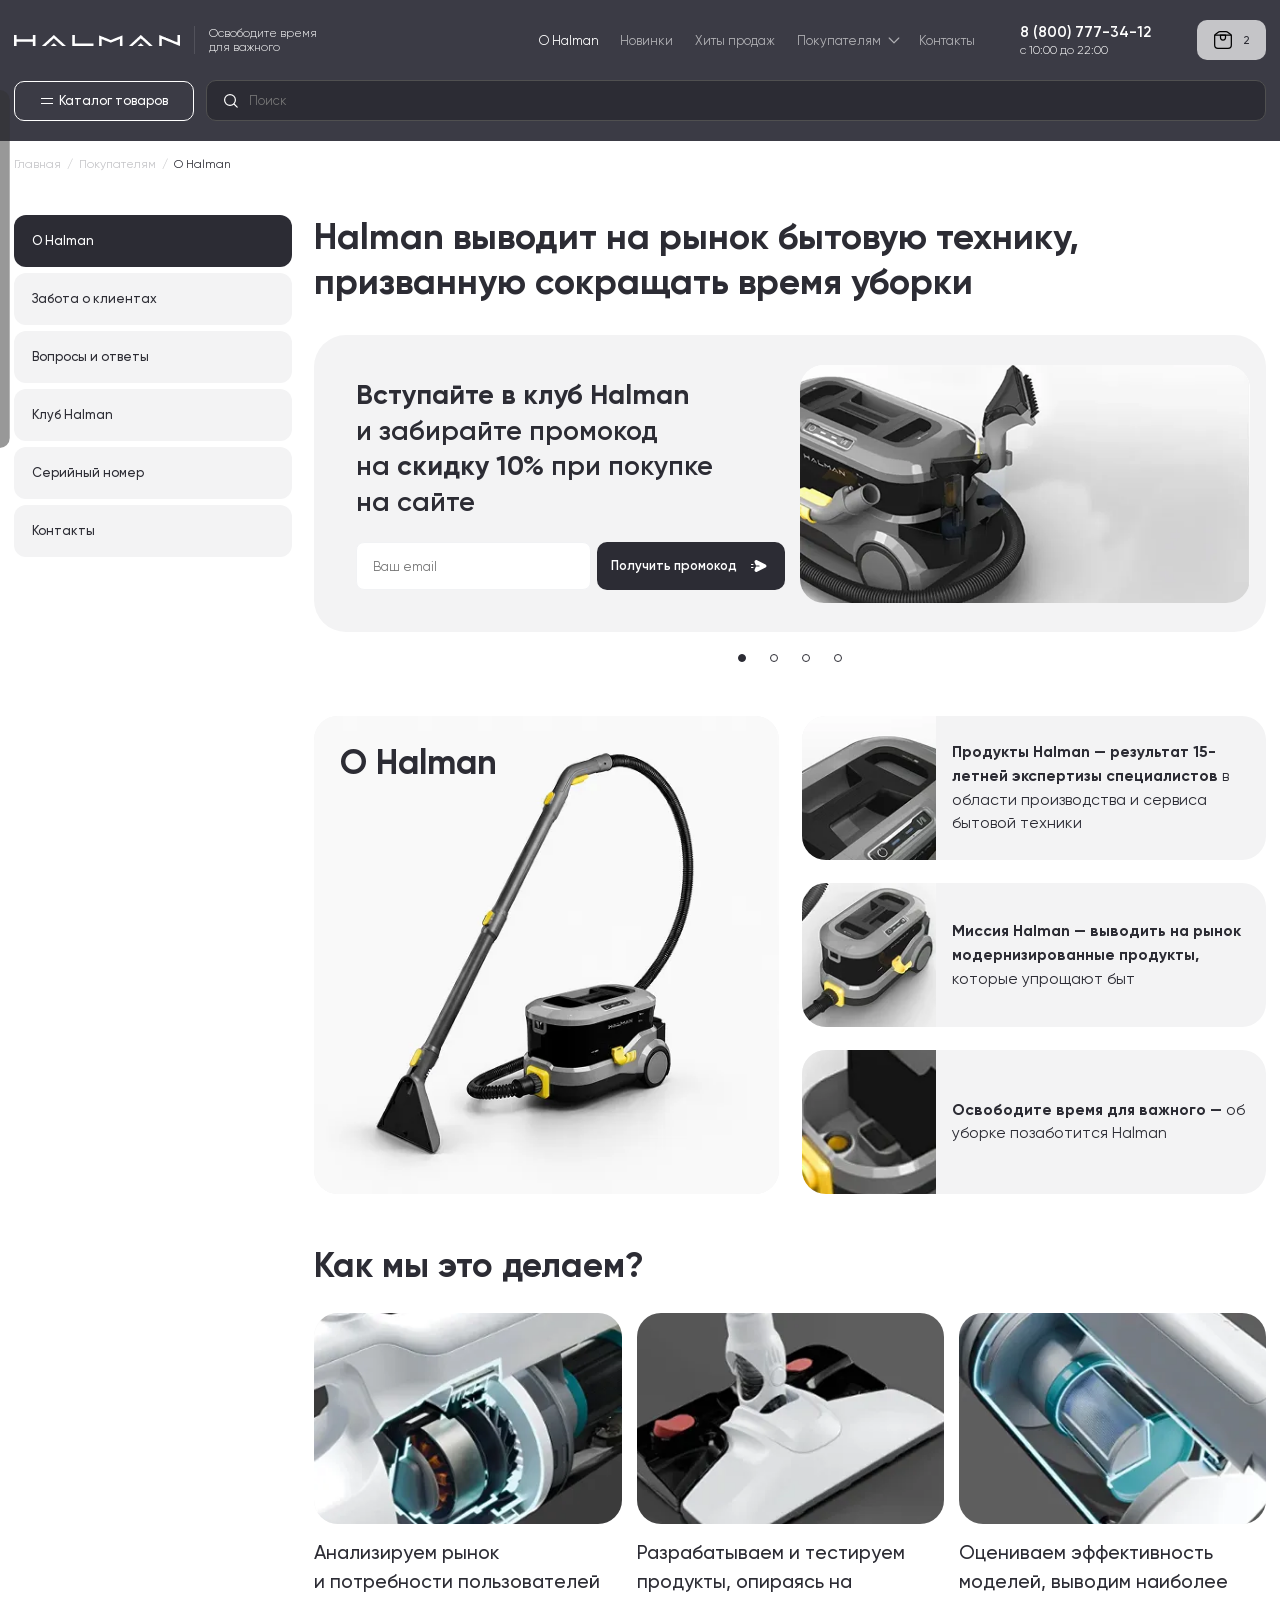
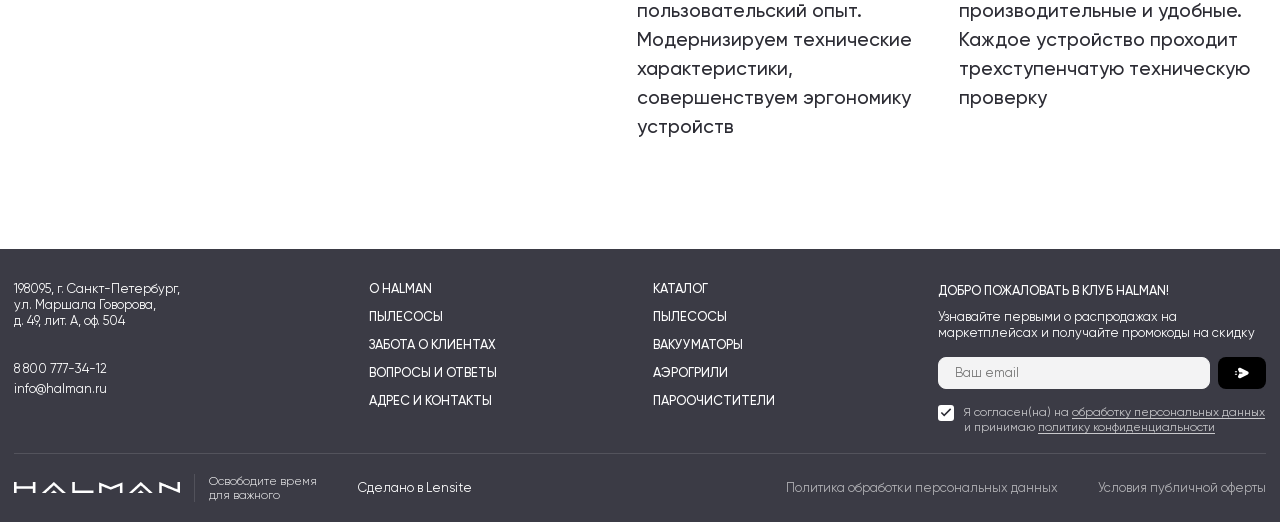
<file: about.html>
<!doctype html>
<html lang="en">
	<head>
		<meta charset="UTF-8">
		<meta name="robots" content="noindex, nofollow">
		<meta name="viewport" content="width=device-width, initial-scale=1, maximum-scale=1, user-scalable=yes">
		<link rel="preload" href="./assets/fonts/Gilroy-SemiBold.woff2" as="font" type="font/woff2" crossorigin="anonymous">
		<link rel="preload" href="./assets/fonts/Gilroy-Regular.woff2" as="font" type="font/woff2" crossorigin="anonymous">
		<link rel="preload" href="./assets/fonts/Gilroy-Medium.woff2" as="font" type="font/woff2" crossorigin="anonymous">
		<link rel="preload" href="./assets/fonts/Gilroy-Light.woff2" as="font" type="font/woff2" crossorigin="anonymous">
		<link rel="preload" href="./assets/fonts/Gilroy-Bold.woff2" as="font" type="font/woff2" crossorigin="anonymous">
		<link rel="shortcut icon" href="./assets/img/favicon.ico">
		<title>О Halman</title>
		<script type="module" crossorigin="" src="./js/about.min.js?v=1779362476060"></script>
		<link rel="modulepreload" crossorigin="" href="./js/app.min.js">
		<link rel="modulepreload" crossorigin="" href="./js/offer-club.min.js">
		<link rel="modulepreload" crossorigin="" href="./js/spollers.min.js">
		<link rel="stylesheet" crossorigin="" href="./css/style.min.css?v=1779362476060">
	</head>
	<body>
		<div class="wrapper">
			<header data-fls-header="" class="header">
				<div class="header__top">
					<div class="header__container-top">
						<div class="logo" data-fls-logo="">
							<a href="index.html" class="logo__link" aria-label="Halman — на главную">
								<span class="logo__mark">
									<img src="./assets/img/logo.svg" width="166" height="11" alt="" loading="lazy">
								</span>
							</a>
							<span class="logo__descriptor">Освободите время для важного</span>
						</div>
						<div class="header__navigation">
							<div class="header__menu menu">
								<button type="button" data-fls-menu="" class="menu__icon icon-menu" aria-label="Открыть меню">
									<span></span>
								</button>
								<nav class="menu__body">
									<ul class="menu__list">
										<li class="menu__item">
											<a href="about.html" class="menu__link menu__link--active">О Halman</a>
										</li>
										<li class="menu__item">
											<a href="#" class="menu__link">Новинки</a>
										</li>
										<li class="menu__item">
											<a href="#" class="menu__link">Хиты продаж</a>
										</li>
										<li class="menu__item menu__item_has-children" data-fls-menuhaschildren="">
											<a href="#" class="menu__link">Покупателям</a>
											<button type="button" class="menu__arrow" aria-expanded="false" aria-controls="submenu-customers" tabindex="-1"></button>
											<ul class="menu__sub-list" id="submenu-customers" hidden>
												<li>
													<a href="customer-care.html">Забота о клиентах</a>
												</li>
												<li>
													<a href="#">Вопросы и ответы</a>
												</li>
												<li>
													<a href="#">Клуб Halman</a>
												</li>
												<li>
													<a href="#">Серийный номер</a>
												</li>
											</ul>
										</li>
										<li class="menu__item">
											<a href="contacts.html" class="menu__link">Контакты</a>
										</li>
									</ul>
								</nav>
							</div>
						</div>
						<div class="header__contacts" data-fls-dynamic=".menu__body, 574.98, last">
							<a href="tel:88007773412" class="header__phone link-hover">8 (800) 777-34-12</a>
							<div class="header__worktime">с 10:00 до 22:00</div>
						</div>
						<a href="#" class="header__cart" data-fls-popup-link="cart" aria-label="Корзина">
							<span class="header__cart-icon">
								<svg class="icon" aria-hidden="true">
									<use href="./assets/img/spritemap.svg#sprite-cart"></use>
								</svg>
							</span>
							<span class="header__cart-count">2</span>
						</a>
					</div>
				</div>
				<div data-fls-header-scroll="" class="header__bottom">
					<div class="header__container-bottom">
						<div class="header__catalog" data-fls-dynamic=".menu__body, 991.98, 0">
							<div class="header-catalog" data-fls-headercatalog="">
								<button type="button" class="header-catalog__toggle">
									<span class="header-catalog__burger"></span>
									<span>Каталог товаров</span>
								</button>
								<button type="button" class="header-catalog__overlay" aria-label="Закрыть каталог"></button>
								<div class="header-catalog__wrapper" style="display: none;">
									<div class="header-catalog__container">
										<div class="header-catalog__mobile-head">
											<button type="button" class="header-catalog__back" aria-label="Назад"></button>
											<button type="button" class="header-catalog__mobile-title">Каталог товаров</button>
										</div>
										<div class="header-catalog__layout">
											<div class="header-catalog__categories">
												<button type="button" class="header-catalog__category _item-active" data-catalog-category="vacuum">
													<span class="header-catalog__category-image">
														<picture>
															<img data-fls-lazy="" alt="" loading="lazy" data-src="./assets/img/products/category1.webp">
														</picture>
													</span>
													<span class="header-catalog__category-title">Пылесосы</span>
													<span class="header-catalog__category-count">8</span>
												</button>
												<button type="button" class="header-catalog__category" data-catalog-category="vacuum-sealers">
													<span class="header-catalog__category-image">
														<picture>
															<img data-fls-lazy="" alt="" loading="lazy" data-src="./assets/img/products/category2.webp">
														</picture>
													</span>
													<span class="header-catalog__category-title">Вакууматоры</span>
													<span class="header-catalog__category-count">4</span>
												</button>
												<button type="button" class="header-catalog__category" data-catalog-category="airgrills">
													<span class="header-catalog__category-image">
														<picture>
															<img data-fls-lazy="" alt="" loading="lazy" data-src="./assets/img/products/category3.webp">
														</picture>
													</span>
													<span class="header-catalog__category-title">Аэрогрили</span>
													<span class="header-catalog__category-count">2</span>
												</button>
												<button type="button" class="header-catalog__category" data-catalog-category="steam">
													<span class="header-catalog__category-image">
														<picture>
															<img data-fls-lazy="" alt="" loading="lazy" data-src="./assets/img/products/category4.webp">
														</picture>
													</span>
													<span class="header-catalog__category-title">Пароочистители</span>
													<span class="header-catalog__category-count">4</span>
												</button>
											</div>
											<div class="header-catalog__models">
												<div class="header-catalog__model-group _item-active" data-catalog-panel="vacuum">
													<div class="header-catalog__model-head">
														<span>Моющие пылесосы</span>
														<span>6</span>
													</div>
													<a href="#" class="header-catalog__model" data-badge="new" data-image="assets/img/products/product1-image1.jpg" data-title="Вертикальный беспроводной пылесос Halman D700 Dream" data-text="Новинка от Halman повторяет исключительные характеристики известной модели." data-old-price="13 990 ₽" data-price="13 990 ₽">D700</a>
													<a href="#" class="header-catalog__model" data-image="assets/img/products/product2-image1.jpg" data-title="Вертикальный беспроводной пылесос Halman WVC100" data-text="Легкий корпус и удобная насадка для ежедневной уборки." data-price="13 990 ₽">WVC100</a>
													<a href="#" class="header-catalog__model" data-badge="new" data-image="assets/img/products/product3-image1.jpg" data-title="Вертикальный пылесос Halman D700 Dream Pro" data-text="Мощная модель для сухой и влажной уборки дома." data-old-price="13 990 ₽" data-price="13 990 ₽">D700DreamPro</a>
													<a href="#" class="header-catalog__model _item-active" data-badge="sale" data-image="assets/img/products/product4-image1.jpg" data-title="Вертикальный беспроводной пылесос Halman CSVC300" data-text="Новинка от Arnica повторяет исключительные характеристики известной модели Tesla Premium." data-old-price="13 990 ₽" data-price="13 990 ₽">TurboSteam</a>
													<a href="#" class="header-catalog__model" data-badge="hot" data-image="assets/img/products/product2-image1.jpg" data-title="CSVC300" data-text="Компактная модель для быстрой уборки без лишних проводов." data-price="13 990 ₽">CSVC300</a>
													<a href="#" class="header-catalog__model" data-badge="sale" data-image="assets/img/products/product1-image1.jpg" data-title="Моющий пылесос Halman WDVC2200 Aqua Power" data-text="Мощный моющий пылесос для сложных задач." data-old-price="13 990 ₽" data-price="13 990 ₽">WDVC2200 Aqua Power</a>
													<div class="header-catalog__model-head">
														<span>Вертикальные пылесосы</span>
														<span>2</span>
													</div>
													<a href="#" class="header-catalog__model" data-image="assets/img/products/product3-image1.jpg" data-title="Вертикальный пылесос Halman D700" data-text="Универсальная модель для ежедневной уборки." data-old-price="13 990 ₽" data-price="13 990 ₽">D700</a>
													<a href="#" class="header-catalog__model" data-image="assets/img/products/product4-image1.jpg" data-title="Вертикальный пылесос Halman WVC100" data-text="Практичный пылесос для быстрой уборки." data-old-price="13 990 ₽" data-price="13 990 ₽">WVC100</a>
													<a href="#" class="header-catalog__all btn btn_border-gray" data-fls-button="">
														<span>Все пылесосы Halman</span>
														<svg class="icon" aria-hidden="true">
															<use href="./assets/img/spritemap.svg#sprite-link-arrow"></use>
														</svg>
													</a>
												</div>
												<div class="header-catalog__model-group" data-catalog-panel="vacuum-sealers">
													<div class="header-catalog__model-head">
														<span>Вакууматоры</span>
														<span>4</span>
													</div>
													<a href="#" class="header-catalog__model" data-image="assets/img/products/category2.jpg" data-title="Вакууматор Halman HVS-1" data-text="Компактное решение для хранения продуктов." data-old-price="6 990 ₽" data-price="5 990 ₽">HVS-1</a>
													<a href="#" class="header-catalog__model" data-image="assets/img/products/category4.jpg" data-title="Вакууматор Halman Pro" data-text="Для регулярной домашней заготовки." data-old-price="8 990 ₽" data-price="7 990 ₽">Halman Pro</a>
												</div>
												<div class="header-catalog__model-group" data-catalog-panel="airgrills">
													<div class="header-catalog__model-head">
														<span>Аэрогрили</span>
														<span>2</span>
													</div>
													<a href="#" class="header-catalog__model" data-image="assets/img/products/category3.jpg" data-title="Аэрогриль Halman HAF-100" data-text="Готовьте любимые блюда с хрустящей корочкой." data-old-price="9 990 ₽" data-price="8 990 ₽">HAF-100</a>
													<a href="#" class="header-catalog__model" data-image="assets/img/products/product2-image1.jpg" data-title="Аэрогриль Halman HAF-200" data-text="Больше программ для повседневной кухни." data-old-price="11 990 ₽" data-price="10 990 ₽">HAF-200</a>
												</div>
												<div class="header-catalog__model-group" data-catalog-panel="steam">
													<div class="header-catalog__model-head">
														<span>Пароочистители</span>
														<span>4</span>
													</div>
													<a href="#" class="header-catalog__model" data-image="assets/img/products/product4-image1.jpg" data-title="Пароочиститель Halman Steam Pro" data-text="Глубокая очистка паром без лишней химии." data-old-price="13 990 ₽" data-price="12 990 ₽">Steam Pro</a>
													<a href="#" class="header-catalog__model" data-image="assets/img/products/product1-image1.jpg" data-title="Пароочиститель Halman Compact" data-text="Компактная модель для дома." data-old-price="10 990 ₽" data-price="9 990 ₽">Compact</a>
												</div>
											</div>
											<div class="header-catalog__preview">
												<div class="header-catalog__preview-badge badge badge_sale">Sale</div>
												<picture>
													<img data-fls-lazy="" alt="" loading="lazy" class="header-catalog__preview-image" data-src="./assets/img/products/product4-image1.webp">
												</picture>
											</div>
											<article class="product-card" data-fls-productcard="">
												<a href="single-products.html" class="product-card__image swiper" data-fls-slider="product-card" aria-label="Открыть товар: Вертикальный беспроводной пылесос Halman CSVC300">
													<span class="product-card__badges">
														<span class="product-card__badge badge badge_sale">sale</span>
													</span>
													<span class="product-card__pictures swiper-wrapper">
														<span class="product-card__slide swiper-slide">
															<picture>
																<img data-fls-lazy="" alt="" aria-hidden="true" loading="lazy" data-src="./assets/img/products/product4-image1.webp">
															</picture>
														</span>
													</span>
													<span class="product-card__gallery-nav" aria-hidden="true"></span>
													<span class="product-card__pagination swiper-pagination"></span>
												</a>
												<div class="product-card__body">
													<a href="single-products.html" class="product-card__title">Вертикальный беспроводной пылесос Halman CSVC300</a>
													<div class="product-card__text">
														Новинка от Arnica повторяет исключительные характеристики известной модели Tesla Premium.
													</div>
													<div class="product-card__prices">
														<span class="product-card__old-price">13 990 ₽</span>
														<span class="product-card__price">13 990 ₽</span>
													</div>
													<button type="button" class="product-card__button btn btn_bg-main" data-fls-button="" aria-label="Добавить в корзину: Вертикальный беспроводной пылесос Halman CSVC300">В корзину</button>
												</div>
											</article>
										</div>
									</div>
								</div>
							</div>
						</div>
						<div class="header__search" data-fls-dynamic=".header__container-top, 991.98,last">
							<div class="search" data-fls-search="">
								<form action="/search/" method="GET" class="search__form search-form" data-fls-dynamic=".search__container, 991.98, 1">
									<div class="search-form__wrapper">
										<div class="search-form__input">
											<span class="search__icon">
												<svg class="icon icon_search" aria-hidden="true">
													<use href="./assets/img/spritemap.svg#sprite-search"></use>
												</svg>
											</span>
											<span id="search-label" class="sr-only">Поиск</span>
											<input data-fls-input="" autocomplete="off" type="text" name="q" value="" placeholder="Поиск" data-placeholder="Поиск" aria-labelledby="search-label" class="search__input input">
											<button type="reset" class="search__close search-form__reset animation" data-fls-iconanimation="" aria-label="Закрыть поиск">
												<svg class="icon icon_close animation__object" aria-hidden="true">
													<use href="./assets/img/spritemap.svg#sprite-close"></use>
												</svg>
											</button>
										</div>
									</div>
								</form>
								<button type="button" class="search__mobile-toggle search-form__btn animation" data-fls-iconanimation="" aria-label="Открыть поиск">
									<svg class="icon icon_search animation__object" aria-hidden="true">
										<use href="./assets/img/spritemap.svg#sprite-search"></use>
									</svg>
								</button>
								<button type="button" class="search__overlay" aria-label="Закрыть поиск"></button>
								<div class="search__modal" aria-hidden="true" style="display: none;">
									<div class="search__container">
										<div class="search__caption">Поиск</div>
										<div class="search__results search-results">
											<div class="search-results__tags">
												<a href="/search/?q=Пылесос D700" class="search-results__tag">Пылесос D700</a>
												<a href="/search/?q=Пылесос WVC100" class="search-results__tag">Пылесос WVC100</a>
												<a href="/search/?q=Пылесос TurboSteam" class="search-results__tag">Пылесос TurboSteam</a>
												<a href="/search/?q=Вакууматор Halman-hvs-1" class="search-results__tag">Вакууматор Halman-hvs-1</a>
												<a href="/search/?q=Аэрогриль HAF-100" class="search-results__tag">Аэрогриль HAF-100</a>
											</div>
											<div class="search-results__title">Популярные товары</div>
											<div class="search-results__items">
												<a href="#" class="search-results__item search-item">
													<div class="search-item__image">
														<picture>
															<img data-fls-lazy="" alt="" loading="lazy" data-src="./assets/img/products/product1-image1.webp">
														</picture>
													</div>
													<div class="search-item__body">
														<div class="search-item__title">Вертикальный пылесос Halman D700 Dream</div>
														<div class="search-item__price">13 990 ₽</div>
													</div>
												</a>
												<a href="#" class="search-results__item search-item">
													<div class="search-item__image">
														<picture>
															<img data-fls-lazy="" alt="" loading="lazy" data-src="./assets/img/products/product2-image1.webp">
														</picture>
													</div>
													<div class="search-item__body">
														<div class="search-item__title">Универсальный дезинфицирующий моющий пылесос с паром 4 в 1 TurboSteam</div>
														<div class="search-item__price">13 990 ₽</div>
													</div>
												</a>
												<a href="#" class="search-results__item search-item">
													<div class="search-item__image">
														<picture>
															<img data-fls-lazy="" alt="" loading="lazy" data-src="./assets/img/products/product3-image1.webp">
														</picture>
													</div>
													<div class="search-item__body">
														<div class="search-item__title">Вертикальный пылесос Halman D700 Dream</div>
														<div class="search-item__price">13 990 ₽</div>
													</div>
												</a>
												<a href="#" class="search-results__item search-item">
													<div class="search-item__image">
														<picture>
															<img data-fls-lazy="" alt="" loading="lazy" data-src="./assets/img/products/product4-image1.webp">
														</picture>
													</div>
													<div class="search-item__body">
														<div class="search-item__title">Универсальный дезинфицирующий моющий пылесос с паром 4 в 1 TurboSteam</div>
														<div class="search-item__price">13 990 ₽</div>
													</div>
												</a>
											</div>
										</div>
									</div>
								</div>
							</div>
						</div>
						<a href="#" class="header__cart header__cart_bottom" data-fls-popup-link="cart" aria-label="Корзина">
							<span class="header__cart-icon">
								<svg class="icon" aria-hidden="true">
									<use href="./assets/img/spritemap.svg#sprite-cart"></use>
								</svg>
							</span>
							<span class="header__cart-count">2</span>
						</a>
					</div>
				</div>
			</header>
			<main class="inner">
				<div class="breadcrumbs" data-fls-breadcrumbs="">
					<div class="breadcrumbs__container">
						<nav class="breadcrumbs__nav" aria-label="Breadcrumbs" itemscope itemtype="https://schema.org/BreadcrumbList">
							<ul class="breadcrumbs__list">
								<li class="breadcrumbs__item" itemprop="itemListElement" itemscope itemtype="https://schema.org/ListItem">
									<a class="breadcrumbs__link link-hover" href="index.html" itemprop="item">
										<span itemprop="name">Главная</span>
									</a>
									<meta itemprop="position" content="1">
								</li>
								<span class="breadcrumbs__sep" aria-hidden="true">/</span>
								<li class="breadcrumbs__item" itemprop="itemListElement" itemscope itemtype="https://schema.org/ListItem">
									<a class="breadcrumbs__link link-hover" href="#" itemprop="item">
										<span itemprop="name">Покупателям</span>
									</a>
									<meta itemprop="position" content="2">
								</li>
								<span class="breadcrumbs__sep" aria-hidden="true">/</span>
								<li class="breadcrumbs__item" itemprop="itemListElement" itemscope itemtype="https://schema.org/ListItem">
									<span class="breadcrumbs__current" itemprop="name" aria-current="page">О Halman</span>
									<meta itemprop="position" content="3">
								</li>
							</ul>
						</nav>
					</div>
				</div>
				<section class="inner__section">
					<div class="inner__container">
						<div class="inner__layout">
							<aside class="inner__aside">
								<nav class="customers-menu" aria-label="Меню раздела">
									<div data-fls-spollers="991.98,max" class="customers-menu__spollers spollers">
										<details class="spollers__item">
											<summary class="customers-menu__summary spollers__title">О Halman</summary>
											<div class="customers-menu__body spollers__body">
												<ul class="customers-menu__list">
													<li class="customers-menu__item customers-menu__item--active">
														<a href="about.html" class="customers-menu__link customers-menu__link--active">О Halman</a>
													</li>
													<li class="customers-menu__item">
														<a href="customer-care.html" class="customers-menu__link">Забота о клиентах</a>
													</li>
													<li class="customers-menu__item">
														<a href="questions.html" class="customers-menu__link">Вопросы и ответы</a>
													</li>
													<li class="customers-menu__item">
														<a href="club-halman.html" class="customers-menu__link">Клуб Halman</a>
													</li>
													<li class="customers-menu__item">
														<a href="serial-number.html" class="customers-menu__link">Серийный номер</a>
													</li>
													<li class="customers-menu__item">
														<a href="contacts.html" class="customers-menu__link">Контакты</a>
													</li>
												</ul>
											</div>
										</details>
									</div>
								</nav>
							</aside>
							<div class="inner__content">
								<h1 class="inner__title _heading">Halman выводит на рынок бытовую технику, призванную сокращать время уборки</h1>
								<section class="offer-club" data-fls-offer-club="" data-fls-slider-wrapper="" aria-labelledby="offer-club-title">
									<div class="offer-club__container">
										<div class="offer-club__body">
											<div data-fls-slider="offer-club" class="offer-club__slider swiper" aria-label="Слайды клуба Halman">
												<div class="offer-club__wrapper swiper-wrapper">
													<div class="offer-club__slide swiper-slide">
														<div class="offer-club__banner">
															<div class="offer-club__content">
																<h2 id="offer-club-title" class="offer-club__title">
																	<strong>Вступайте в клуб Halman</strong>
																	<br>
																	и забирайте промокод
																	<br>
																	на
																	<strong>скидку 10%</strong>
																	при покупке
																	<br>
																	на сайте
																</h2>
																<form action="#" method="post" class="offer-club__form">
																	<label class="offer-club__field">
																		<span class="sr-only">Email</span>
																		<input data-fls-input="" autocomplete="off" type="email" name="email" placeholder="Ваш email" class="offer-club__input input">
																	</label>
																	<button type="submit" class="offer-club__submit btn btn_bg-main" data-fls-button="">
																		<span>Получить промокод</span>
																		<svg class="icon" aria-hidden="true">
																			<use href="./assets/img/spritemap.svg#sprite-send"></use>
																		</svg>
																	</button>
																</form>
															</div>
															<div class="offer-club__media">
																<div class="offer-club__image">
																	<picture>
																		<source media="(max-width: 600px)" data-srcset="./assets/img/offer/offer1-600.webp" type="image/webp">
																		<img data-fls-lazy="" alt="Техника Halman" loading="lazy" data-src="./assets/img/offer/offer1.webp">
																	</picture>
																</div>
															</div>
														</div>
													</div>
													<div class="offer-club__slide swiper-slide">
														<div class="offer-club__banner">
															<div class="offer-club__content">
																<h2 class="offer-club__title">
																	Вступайте в клуб Halman
																	<br>
																	и забирайте промокод
																	<br>
																	на скидку 10% при покупке
																	<br>
																	на сайте
																</h2>
																<div class="offer-club__lead">
																	<div class="offer-club__text">
																		Смотрите обзор техники Halman, узнавайте о возможностях моделей и выбирайте решение под свои задачи.
																	</div>
																	<a href="#" class="offer-club__button btn btn_big btn_bg-main" data-fls-button="">
																		<span>Смотреть обзор</span>
																	</a>
																</div>
															</div>
															<div class="offer-club__media">
																<div data-fls-gallery="" class="offer-club__video-gallery">
																	<a href="https://www.youtube.com/watch?v=M7lc1UVf-VE" class="offer-club__image offer-club__image_video" data-fls-gallery-item="" aria-label="Открыть видео о клубе Halman">
																		<picture>
																			<source media="(max-width: 600px)" data-srcset="./assets/img/offer/offer1-600.webp" type="image/webp">
																			<img data-fls-lazy="" alt="Видео о клубе Halman" loading="lazy" data-src="./assets/img/offer/offer1.webp">
																		</picture>
																		<span class="offer-club__play" aria-hidden="true">
																			<svg class="icon" aria-hidden="true">
																				<use href="./assets/img/spritemap.svg#sprite-play"></use>
																			</svg>
																		</span>
																	</a>
																</div>
															</div>
														</div>
													</div>
													<div class="offer-club__slide swiper-slide">
														<div class="offer-club__banner">
															<div class="offer-club__content">
																<h2 class="offer-club__title">
																	Вступайте в клуб Halman
																	<br>
																	и забирайте промокод
																	<br>
																	на скидку 10% при покупке
																	<br>
																	на сайте
																</h2>
																<form action="#" method="post" class="offer-club__form">
																	<label class="offer-club__field">
																		<span class="sr-only">Email</span>
																		<input data-fls-input="" autocomplete="off" type="email" name="email" placeholder="Ваш email" class="offer-club__input input">
																	</label>
																	<button type="submit" class="offer-club__submit btn btn_bg-main" data-fls-button="">
																		<span>Получить промокод</span>
																		<svg class="icon" aria-hidden="true">
																			<use href="./assets/img/spritemap.svg#sprite-send"></use>
																		</svg>
																	</button>
																</form>
															</div>
															<div class="offer-club__media">
																<div class="offer-club__image">
																	<picture>
																		<source media="(max-width: 600px)" data-srcset="./assets/img/offer/offer1-600.webp" type="image/webp">
																		<img data-fls-lazy="" alt="Техника Halman" loading="lazy" data-src="./assets/img/offer/offer1.webp">
																	</picture>
																</div>
															</div>
														</div>
													</div>
													<div class="offer-club__slide swiper-slide">
														<div class="offer-club__banner">
															<div class="offer-club__content">
																<h2 class="offer-club__title">
																	Вступайте в клуб Halman
																	<br>
																	и забирайте промокод
																	<br>
																	на скидку 10% при покупке
																	<br>
																	на сайте
																</h2>
																<form action="#" method="post" class="offer-club__form">
																	<label class="offer-club__field">
																		<span class="sr-only">Email</span>
																		<input data-fls-input="" autocomplete="off" type="email" name="email" placeholder="Ваш email" class="offer-club__input input">
																	</label>
																	<button type="submit" class="offer-club__submit btn btn_bg-main" data-fls-button="">
																		<span>Получить промокод</span>
																		<svg class="icon" aria-hidden="true">
																			<use href="./assets/img/spritemap.svg#sprite-send"></use>
																		</svg>
																	</button>
																</form>
															</div>
															<div class="offer-club__media">
																<div class="offer-club__image">
																	<picture>
																		<source media="(max-width: 600px)" data-srcset="./assets/img/offer/offer1-600.webp" type="image/webp">
																		<img data-fls-lazy="" alt="Техника Halman" loading="lazy" data-src="./assets/img/offer/offer1.webp">
																	</picture>
																</div>
															</div>
														</div>
													</div>
												</div>
												<div class="offer-club__navigation slider-navigation__arrows">
													<button type="button" class="offer-club__arrow slider-navigation__arrow slider-navigation__arrow_prev swiper-button-prev animation" data-fls-iconanimation="" aria-label="Предыдущий слайд">
														<svg class="icon animation__object" aria-hidden="true">
															<use href="./assets/img/spritemap.svg#sprite-arrow"></use>
														</svg>
													</button>
													<button type="button" class="offer-club__arrow slider-navigation__arrow slider-navigation__arrow_next swiper-button-next animation" data-fls-iconanimation="" aria-label="Следующий слайд">
														<svg class="icon animation__object" aria-hidden="true">
															<use href="./assets/img/spritemap.svg#sprite-arrow"></use>
														</svg>
													</button>
												</div>
											</div>
											<div class="offer-club__pagination slider-navigation__pagination swiper-pagination"></div>
										</div>
									</div>
								</section>
								<section class="highlights" data-fls-highlights="" aria-labelledby="highlights-title">
									<div class="highlights__items">
										<article class="highlights__item highlights__item_main">
											<h2 id="highlights-title" class="highlights__title">О Halman</h2>
											<div class="highlights__image">
												<picture>
													<img data-fls-lazy="" alt="Техника Halman" loading="lazy" data-src="./assets/img/highlights/highlights-1.webp">
												</picture>
											</div>
										</article>
										<article class="highlights__item">
											<div class="highlights__thumb">
												<picture>
													<img data-fls-lazy="" alt="Экспертиза Halman" loading="lazy" data-src="./assets/img/highlights/highlights-2.webp">
												</picture>
											</div>
											<div class="highlights__text">
												<strong>Продукты Halman — результат 15-летней экспертизы специалистов</strong>
												в области производства и сервиса бытовой техники
											</div>
										</article>
										<article class="highlights__item">
											<div class="highlights__thumb">
												<picture>
													<img data-fls-lazy="" alt="Миссия Halman" loading="lazy" data-src="./assets/img/highlights/highlights-3.webp">
												</picture>
											</div>
											<div class="highlights__text">
												<strong>Миссия Halman — выводить на рынок модернизированные продукты,</strong>
												которые упрощают быт
											</div>
										</article>
										<article class="highlights__item">
											<div class="highlights__thumb">
												<picture>
													<img data-fls-lazy="" alt="Идея Halman" loading="lazy" data-src="./assets/img/highlights/highlights-4.webp">
												</picture>
											</div>
											<div class="highlights__text">
												<strong>Освободите время для важного —</strong>
												об уборке позаботится Halman
											</div>
										</article>
									</div>
								</section>
								<section class="workflow" data-fls-workflow="" aria-labelledby="workflow-title">
									<h2 id="workflow-title" class="workflow__title _heading">Как мы это делаем?</h2>
									<div class="workflow__items">
										<article class="workflow__item">
											<div class="workflow__image">
												<picture>
													<img data-fls-lazy="" alt="Анализируем рынок" loading="lazy" data-src="./assets/img/workflow/workflow1.webp">
												</picture>
											</div>
											<div class="workflow__text">
												Анализируем рынок
												<br>
												и потребности пользователей
											</div>
										</article>
										<article class="workflow__item">
											<div class="workflow__image">
												<picture>
													<img data-fls-lazy="" alt="Разрабатываем и тестируем продукты" loading="lazy" data-src="./assets/img/workflow/workflow2.webp">
												</picture>
											</div>
											<div class="workflow__text">
												Разрабатываем и тестируем продукты, опираясь на пользовательский опыт. Модернизируем технические характеристики, совершенствуем эргономику устройств
											</div>
										</article>
										<article class="workflow__item">
											<div class="workflow__image">
												<picture>
													<img data-fls-lazy="" alt="Оцениваем эффективность моделей" loading="lazy" data-src="./assets/img/workflow/workflow3.webp">
												</picture>
											</div>
											<div class="workflow__text">
												Оцениваем эффективность моделей, выводим наиболее производительные и удобные. Каждое устройство проходит трехступенчатую техническую проверку
											</div>
										</article>
									</div>
								</section>
							</div>
						</div>
					</div>
				</section>
			</main>
			<footer data-fls-footer="" class="footer">
				<div class="footer__container">
					<div class="footer__top">
						<div class="footer__contacts">
							<address class="footer__address">
								198095, г. Санкт-Петербург,
								<br>
								ул. Маршала Говорова,
								<br>
								д. 49, лит. А, оф. 504
							</address>
							<div class="footer__contact-list">
								<a href="tel:88007773412" class="footer__contact link-hover">8 800 777-34-12</a>
								<a href="mailto:info@halman.ru" class="footer__contact link-hover">info@halman.ru</a>
							</div>
						</div>
						<nav class="footer__nav" aria-label="Навигация в футере">
							<ul class="footer__list">
								<li class="footer__item">
									<a href="#" class="footer__link link-hover">О Halman</a>
								</li>
								<li class="footer__item">
									<a href="#" class="footer__link link-hover">Пылесосы</a>
								</li>
								<li class="footer__item">
									<a href="#" class="footer__link link-hover">Забота о клиентах</a>
								</li>
								<li class="footer__item">
									<a href="#" class="footer__link link-hover">Вопросы и ответы</a>
								</li>
								<li class="footer__item">
									<a href="#" class="footer__link link-hover">Адрес и контакты</a>
								</li>
							</ul>
							<ul class="footer__list">
								<li class="footer__item">
									<a href="#" class="footer__link link-hover">Каталог</a>
								</li>
								<li class="footer__item">
									<a href="#" class="footer__link link-hover">Пылесосы</a>
								</li>
								<li class="footer__item">
									<a href="#" class="footer__link link-hover">Вакууматоры</a>
								</li>
								<li class="footer__item">
									<a href="#" class="footer__link link-hover">Аэрогрили</a>
								</li>
								<li class="footer__item">
									<a href="#" class="footer__link link-hover">Пароочистители</a>
								</li>
							</ul>
						</nav>
						<div class="footer__subscribe subscribe">
							<div class="subscribe__head">
								<div class="subscribe__title">Добро пожаловать в клуб Halman!</div>
								<div class="subscribe__text">
									Узнавайте первыми о распродажах на маркетплейсах и получайте промокоды на скидку
								</div>
							</div>
							<form action="#" method="POST" class="subscribe__form">
								<label class="subscribe__field">
									<span class="sr-only">Email</span>
									<input data-fls-input="" autocomplete="off" type="email" name="email" placeholder="Ваш email" class="subscribe__input input">
								</label>
								<button type="button" class="subscribe__submit" data-fls-popup-link="subscribe-success" aria-label="Подписаться">
									<svg class="icon" aria-hidden="true">
										<use href="./assets/img/spritemap.svg#sprite-send"></use>
									</svg>
								</button>
							</form>
							<label class="subscribe__agree checkbox" data-fls-checkbox="">
								<input class="checkbox__input" type="checkbox" name="agree" checked>
								<span class="checkbox__text">
									Я согласен(на) на
									<a href="#" class="link-underline">обработку персональных данных</a>
									и принимаю
									<a href="#" class="link-underline">политику конфиденциальности</a>
								</span>
							</label>
						</div>
					</div>
					<div class="footer__bottom">
						<div class="logo" data-fls-logo="">
							<a href="index.html" class="logo__link" aria-label="Halman — на главную">
								<span class="logo__mark">
									<img src="./assets/img/logo.svg" width="166" height="11" alt="" loading="lazy">
								</span>
							</a>
							<span class="logo__descriptor">Освободите время для важного</span>
						</div>
						<div class="footer__made">
							<a href="https://lensite.ru/" class="link-hover" target="_blank" rel="noopener noreferrer">Сделано в Lensite</a>
						</div>
						<a href="#" class="footer__policy link-hover">Политика обработки персональных данных</a>
						<a href="#" class="footer__offer link-hover">Условия публичной оферты</a>
					</div>
				</div>
			</footer>
		</div>
		<div data-fls-popup="cart" aria-hidden="true" class="popup popup_cart cart-popup">
			<div data-fls-popup-wrapper="" class="popup__wrapper cart-popup__wrapper">
				<div data-fls-popup-body="" class="popup__body cart-popup__body">
					<div data-fls-popup-content="" class="cart-popup__content">
						<div class="cart-popup__head">
							<div class="cart-popup__title">
								<span>Корзина</span>
								<span class="cart-popup__count">2</span>
							</div>
							<button data-fls-popup-close="" type="button" class="cart-popup__close animation" data-fls-iconanimation="" aria-label="Закрыть корзину">
								<svg class="icon animation__object" aria-hidden="true">
									<use href="./assets/img/spritemap.svg#sprite-close"></use>
								</svg>
							</button>
						</div>
						<div class="cart-popup__items">
							<div class="cart-popup__item cart-item">
								<a href="#" class="cart-item__image">
									<picture>
										<img data-fls-lazy="" alt="" loading="lazy" data-src="./assets/img/products/product1-image1.webp">
									</picture>
								</a>
								<div class="cart-item__about">
									<a href="#" class="cart-item__name">Halman D700 Dream легкий вертикальный пылесос для повседневных задач</a>
									<div class="cart-item__code">
										Артикул:
										<strong>ET14330</strong>
									</div>
								</div>
								<div data-fls-quantity="" class="cart-item__quantity quantity">
									<button data-fls-quantity-minus="" type="button" class="quantity__button quantity__button--minus" aria-label="Уменьшить количество"></button>
									<div class="quantity__input">
										<input data-fls-quantity-value="" autocomplete="off" type="text" name="quantity[]" value="1" aria-label="Количество">
									</div>
									<button data-fls-quantity-plus="" type="button" class="quantity__button quantity__button--plus" aria-label="Увеличить количество"></button>
								</div>
								<div class="cart-item__price">
									<div class="price">
										<div class="price price_old">5 590 ₽</div>
										<div class="price price_new">3 290 ₽</div>
									</div>
								</div>
								<div class="cart-item__actions">
									<button type="button" class="cart-item__remove animation" data-fls-iconanimation="" aria-label="Удалить товар">
										<svg class="icon animation__object" aria-hidden="true">
											<use href="./assets/img/spritemap.svg#sprite-close"></use>
										</svg>
									</button>
								</div>
							</div>
							<div class="cart-popup__item cart-item">
								<a href="#" class="cart-item__image">
									<picture>
										<img data-fls-lazy="" alt="" loading="lazy" data-src="./assets/img/products/product1-image1.webp">
									</picture>
								</a>
								<div class="cart-item__about">
									<a href="#" class="cart-item__name">Halman D700 Dream легкий вертикальный пылесос для повседневных задач</a>
									<div class="cart-item__code">
										Артикул:
										<strong>ET14330</strong>
									</div>
								</div>
								<div data-fls-quantity="" class="cart-item__quantity quantity">
									<button data-fls-quantity-minus="" type="button" class="quantity__button quantity__button--minus" aria-label="Уменьшить количество"></button>
									<div class="quantity__input">
										<input data-fls-quantity-value="" autocomplete="off" type="text" name="quantity[]" value="1" aria-label="Количество">
									</div>
									<button data-fls-quantity-plus="" type="button" class="quantity__button quantity__button--plus" aria-label="Увеличить количество"></button>
								</div>
								<div class="cart-item__price">
									<div class="price">
										<div class="price price_current">3 290 ₽</div>
									</div>
								</div>
								<div class="cart-item__actions">
									<button type="button" class="cart-item__remove animation" data-fls-iconanimation="" aria-label="Удалить товар">
										<svg class="icon animation__object" aria-hidden="true">
											<use href="./assets/img/spritemap.svg#sprite-close"></use>
										</svg>
									</button>
								</div>
							</div>
							<div class="cart-popup__item cart-item">
								<a href="#" class="cart-item__image">
									<picture>
										<img data-fls-lazy="" alt="" loading="lazy" data-src="./assets/img/products/product1-image1.webp">
									</picture>
								</a>
								<div class="cart-item__about">
									<a href="#" class="cart-item__name">Halman D700 Dream легкий вертикальный пылесос для повседневных задач</a>
									<div class="cart-item__code">
										Артикул:
										<strong>ET14330</strong>
									</div>
								</div>
								<div data-fls-quantity="" class="cart-item__quantity quantity">
									<button data-fls-quantity-minus="" type="button" class="quantity__button quantity__button--minus" aria-label="Уменьшить количество"></button>
									<div class="quantity__input">
										<input data-fls-quantity-value="" autocomplete="off" type="text" name="quantity[]" value="1" aria-label="Количество">
									</div>
									<button data-fls-quantity-plus="" type="button" class="quantity__button quantity__button--plus" aria-label="Увеличить количество"></button>
								</div>
								<div class="cart-item__price">
									<div class="price">
										<div class="price price_old">5 590 ₽</div>
										<div class="price price_new">3 290 ₽</div>
									</div>
								</div>
								<div class="cart-item__actions">
									<button type="button" class="cart-item__remove animation" data-fls-iconanimation="" aria-label="Удалить товар">
										<svg class="icon animation__object" aria-hidden="true">
											<use href="./assets/img/spritemap.svg#sprite-close"></use>
										</svg>
									</button>
								</div>
							</div>
							<div class="cart-popup__item cart-item">
								<a href="#" class="cart-item__image">
									<picture>
										<img data-fls-lazy="" alt="" loading="lazy" data-src="./assets/img/products/product1-image1.webp">
									</picture>
								</a>
								<div class="cart-item__about">
									<a href="#" class="cart-item__name">Halman D700 Dream легкий вертикальный пылесос для повседневных задач</a>
									<div class="cart-item__code">
										Артикул:
										<strong>ET14330</strong>
									</div>
								</div>
								<div data-fls-quantity="" class="cart-item__quantity quantity">
									<button data-fls-quantity-minus="" type="button" class="quantity__button quantity__button--minus" aria-label="Уменьшить количество"></button>
									<div class="quantity__input">
										<input data-fls-quantity-value="" autocomplete="off" type="text" name="quantity[]" value="1" aria-label="Количество">
									</div>
									<button data-fls-quantity-plus="" type="button" class="quantity__button quantity__button--plus" aria-label="Увеличить количество"></button>
								</div>
								<div class="cart-item__price">
									<div class="price">
										<div class="price price_current">3 290 ₽</div>
									</div>
								</div>
								<div class="cart-item__actions">
									<button type="button" class="cart-item__remove animation" data-fls-iconanimation="" aria-label="Удалить товар">
										<svg class="icon animation__object" aria-hidden="true">
											<use href="./assets/img/spritemap.svg#sprite-close"></use>
										</svg>
									</button>
								</div>
							</div>
							<div class="cart-popup__item cart-item">
								<a href="#" class="cart-item__image">
									<picture>
										<img data-fls-lazy="" alt="" loading="lazy" data-src="./assets/img/products/product1-image1.webp">
									</picture>
								</a>
								<div class="cart-item__about">
									<a href="#" class="cart-item__name">Halman D700 Dream легкий вертикальный пылесос для повседневных задач</a>
									<div class="cart-item__code">
										Артикул:
										<strong>ET14330</strong>
									</div>
								</div>
								<div data-fls-quantity="" class="cart-item__quantity quantity">
									<button data-fls-quantity-minus="" type="button" class="quantity__button quantity__button--minus" aria-label="Уменьшить количество"></button>
									<div class="quantity__input">
										<input data-fls-quantity-value="" autocomplete="off" type="text" name="quantity[]" value="1" aria-label="Количество">
									</div>
									<button data-fls-quantity-plus="" type="button" class="quantity__button quantity__button--plus" aria-label="Увеличить количество"></button>
								</div>
								<div class="cart-item__price">
									<div class="price">
										<div class="price price_old">5 590 ₽</div>
										<div class="price price_new">3 290 ₽</div>
									</div>
								</div>
								<div class="cart-item__actions">
									<button type="button" class="cart-item__remove animation" data-fls-iconanimation="" aria-label="Удалить товар">
										<svg class="icon animation__object" aria-hidden="true">
											<use href="./assets/img/spritemap.svg#sprite-close"></use>
										</svg>
									</button>
								</div>
							</div>
							<div class="cart-popup__item cart-item">
								<a href="#" class="cart-item__image">
									<picture>
										<img data-fls-lazy="" alt="" loading="lazy" data-src="./assets/img/products/product1-image1.webp">
									</picture>
								</a>
								<div class="cart-item__about">
									<a href="#" class="cart-item__name">Halman D700 Dream легкий вертикальный пылесос для повседневных задач</a>
									<div class="cart-item__code">
										Артикул:
										<strong>ET14330</strong>
									</div>
								</div>
								<div data-fls-quantity="" class="cart-item__quantity quantity">
									<button data-fls-quantity-minus="" type="button" class="quantity__button quantity__button--minus" aria-label="Уменьшить количество"></button>
									<div class="quantity__input">
										<input data-fls-quantity-value="" autocomplete="off" type="text" name="quantity[]" value="1" aria-label="Количество">
									</div>
									<button data-fls-quantity-plus="" type="button" class="quantity__button quantity__button--plus" aria-label="Увеличить количество"></button>
								</div>
								<div class="cart-item__price">
									<div class="price">
										<div class="price price_current">3 290 ₽</div>
									</div>
								</div>
								<div class="cart-item__actions">
									<button type="button" class="cart-item__remove animation" data-fls-iconanimation="" aria-label="Удалить товар">
										<svg class="icon animation__object" aria-hidden="true">
											<use href="./assets/img/spritemap.svg#sprite-close"></use>
										</svg>
									</button>
								</div>
							</div>
							<div class="cart-popup__item cart-item">
								<a href="#" class="cart-item__image">
									<picture>
										<img data-fls-lazy="" alt="" loading="lazy" data-src="./assets/img/products/product1-image1.webp">
									</picture>
								</a>
								<div class="cart-item__about">
									<a href="#" class="cart-item__name">Halman D700 Dream легкий вертикальный пылесос для повседневных задач</a>
									<div class="cart-item__code">
										Артикул:
										<strong>ET14330</strong>
									</div>
								</div>
								<div data-fls-quantity="" class="cart-item__quantity quantity">
									<button data-fls-quantity-minus="" type="button" class="quantity__button quantity__button--minus" aria-label="Уменьшить количество"></button>
									<div class="quantity__input">
										<input data-fls-quantity-value="" autocomplete="off" type="text" name="quantity[]" value="1" aria-label="Количество">
									</div>
									<button data-fls-quantity-plus="" type="button" class="quantity__button quantity__button--plus" aria-label="Увеличить количество"></button>
								</div>
								<div class="cart-item__price">
									<div class="price">
										<div class="price price_old">5 590 ₽</div>
										<div class="price price_new">3 290 ₽</div>
									</div>
								</div>
								<div class="cart-item__actions">
									<button type="button" class="cart-item__remove animation" data-fls-iconanimation="" aria-label="Удалить товар">
										<svg class="icon animation__object" aria-hidden="true">
											<use href="./assets/img/spritemap.svg#sprite-close"></use>
										</svg>
									</button>
								</div>
							</div>
							<div class="cart-popup__item cart-item">
								<a href="#" class="cart-item__image">
									<picture>
										<img data-fls-lazy="" alt="" loading="lazy" data-src="./assets/img/products/product1-image1.webp">
									</picture>
								</a>
								<div class="cart-item__about">
									<a href="#" class="cart-item__name">Halman D700 Dream легкий вертикальный пылесос для повседневных задач</a>
									<div class="cart-item__code">
										Артикул:
										<strong>ET14330</strong>
									</div>
								</div>
								<div data-fls-quantity="" class="cart-item__quantity quantity">
									<button data-fls-quantity-minus="" type="button" class="quantity__button quantity__button--minus" aria-label="Уменьшить количество"></button>
									<div class="quantity__input">
										<input data-fls-quantity-value="" autocomplete="off" type="text" name="quantity[]" value="1" aria-label="Количество">
									</div>
									<button data-fls-quantity-plus="" type="button" class="quantity__button quantity__button--plus" aria-label="Увеличить количество"></button>
								</div>
								<div class="cart-item__price">
									<div class="price">
										<div class="price price_current">3 290 ₽</div>
									</div>
								</div>
								<div class="cart-item__actions">
									<button type="button" class="cart-item__remove animation" data-fls-iconanimation="" aria-label="Удалить товар">
										<svg class="icon animation__object" aria-hidden="true">
											<use href="./assets/img/spritemap.svg#sprite-close"></use>
										</svg>
									</button>
								</div>
							</div>
							<div class="cart-popup__item cart-item">
								<a href="#" class="cart-item__image">
									<picture>
										<img data-fls-lazy="" alt="" loading="lazy" data-src="./assets/img/products/product1-image1.webp">
									</picture>
								</a>
								<div class="cart-item__about">
									<a href="#" class="cart-item__name">Halman D700 Dream легкий вертикальный пылесос для повседневных задач</a>
									<div class="cart-item__code">
										Артикул:
										<strong>ET14330</strong>
									</div>
								</div>
								<div data-fls-quantity="" class="cart-item__quantity quantity">
									<button data-fls-quantity-minus="" type="button" class="quantity__button quantity__button--minus" aria-label="Уменьшить количество"></button>
									<div class="quantity__input">
										<input data-fls-quantity-value="" autocomplete="off" type="text" name="quantity[]" value="1" aria-label="Количество">
									</div>
									<button data-fls-quantity-plus="" type="button" class="quantity__button quantity__button--plus" aria-label="Увеличить количество"></button>
								</div>
								<div class="cart-item__price">
									<div class="price">
										<div class="price price_old">5 590 ₽</div>
										<div class="price price_new">3 290 ₽</div>
									</div>
								</div>
								<div class="cart-item__actions">
									<button type="button" class="cart-item__remove animation" data-fls-iconanimation="" aria-label="Удалить товар">
										<svg class="icon animation__object" aria-hidden="true">
											<use href="./assets/img/spritemap.svg#sprite-close"></use>
										</svg>
									</button>
								</div>
							</div>
							<div class="cart-popup__item cart-item">
								<a href="#" class="cart-item__image">
									<picture>
										<img data-fls-lazy="" alt="" loading="lazy" data-src="./assets/img/products/product1-image1.webp">
									</picture>
								</a>
								<div class="cart-item__about">
									<a href="#" class="cart-item__name">Halman D700 Dream легкий вертикальный пылесос для повседневных задач</a>
									<div class="cart-item__code">
										Артикул:
										<strong>ET14330</strong>
									</div>
								</div>
								<div data-fls-quantity="" class="cart-item__quantity quantity">
									<button data-fls-quantity-minus="" type="button" class="quantity__button quantity__button--minus" aria-label="Уменьшить количество"></button>
									<div class="quantity__input">
										<input data-fls-quantity-value="" autocomplete="off" type="text" name="quantity[]" value="1" aria-label="Количество">
									</div>
									<button data-fls-quantity-plus="" type="button" class="quantity__button quantity__button--plus" aria-label="Увеличить количество"></button>
								</div>
								<div class="cart-item__price">
									<div class="price">
										<div class="price price_current">3 290 ₽</div>
									</div>
								</div>
								<div class="cart-item__actions">
									<button type="button" class="cart-item__remove animation" data-fls-iconanimation="" aria-label="Удалить товар">
										<svg class="icon animation__object" aria-hidden="true">
											<use href="./assets/img/spritemap.svg#sprite-close"></use>
										</svg>
									</button>
								</div>
							</div>
							<div class="cart-popup__item cart-item">
								<a href="#" class="cart-item__image">
									<picture>
										<img data-fls-lazy="" alt="" loading="lazy" data-src="./assets/img/products/product1-image1.webp">
									</picture>
								</a>
								<div class="cart-item__about">
									<a href="#" class="cart-item__name">Halman D700 Dream легкий вертикальный пылесос для повседневных задач</a>
									<div class="cart-item__code">
										Артикул:
										<strong>ET14330</strong>
									</div>
								</div>
								<div data-fls-quantity="" class="cart-item__quantity quantity">
									<button data-fls-quantity-minus="" type="button" class="quantity__button quantity__button--minus" aria-label="Уменьшить количество"></button>
									<div class="quantity__input">
										<input data-fls-quantity-value="" autocomplete="off" type="text" name="quantity[]" value="1" aria-label="Количество">
									</div>
									<button data-fls-quantity-plus="" type="button" class="quantity__button quantity__button--plus" aria-label="Увеличить количество"></button>
								</div>
								<div class="cart-item__price">
									<div class="price">
										<div class="price price_old">5 590 ₽</div>
										<div class="price price_new">3 290 ₽</div>
									</div>
								</div>
								<div class="cart-item__actions">
									<button type="button" class="cart-item__remove animation" data-fls-iconanimation="" aria-label="Удалить товар">
										<svg class="icon animation__object" aria-hidden="true">
											<use href="./assets/img/spritemap.svg#sprite-close"></use>
										</svg>
									</button>
								</div>
							</div>
							<div class="cart-popup__item cart-item">
								<a href="#" class="cart-item__image">
									<picture>
										<img data-fls-lazy="" alt="" loading="lazy" data-src="./assets/img/products/product1-image1.webp">
									</picture>
								</a>
								<div class="cart-item__about">
									<a href="#" class="cart-item__name">Halman D700 Dream легкий вертикальный пылесос для повседневных задач</a>
									<div class="cart-item__code">
										Артикул:
										<strong>ET14330</strong>
									</div>
								</div>
								<div data-fls-quantity="" class="cart-item__quantity quantity">
									<button data-fls-quantity-minus="" type="button" class="quantity__button quantity__button--minus" aria-label="Уменьшить количество"></button>
									<div class="quantity__input">
										<input data-fls-quantity-value="" autocomplete="off" type="text" name="quantity[]" value="1" aria-label="Количество">
									</div>
									<button data-fls-quantity-plus="" type="button" class="quantity__button quantity__button--plus" aria-label="Увеличить количество"></button>
								</div>
								<div class="cart-item__price">
									<div class="price">
										<div class="price price_current">3 290 ₽</div>
									</div>
								</div>
								<div class="cart-item__actions">
									<button type="button" class="cart-item__remove animation" data-fls-iconanimation="" aria-label="Удалить товар">
										<svg class="icon animation__object" aria-hidden="true">
											<use href="./assets/img/spritemap.svg#sprite-close"></use>
										</svg>
									</button>
								</div>
							</div>
							<div class="cart-popup__item cart-item">
								<a href="#" class="cart-item__image">
									<picture>
										<img data-fls-lazy="" alt="" loading="lazy" data-src="./assets/img/products/product1-image1.webp">
									</picture>
								</a>
								<div class="cart-item__about">
									<a href="#" class="cart-item__name">Halman D700 Dream легкий вертикальный пылесос для повседневных задач</a>
									<div class="cart-item__code">
										Артикул:
										<strong>ET14330</strong>
									</div>
								</div>
								<div data-fls-quantity="" class="cart-item__quantity quantity">
									<button data-fls-quantity-minus="" type="button" class="quantity__button quantity__button--minus" aria-label="Уменьшить количество"></button>
									<div class="quantity__input">
										<input data-fls-quantity-value="" autocomplete="off" type="text" name="quantity[]" value="1" aria-label="Количество">
									</div>
									<button data-fls-quantity-plus="" type="button" class="quantity__button quantity__button--plus" aria-label="Увеличить количество"></button>
								</div>
								<div class="cart-item__price">
									<div class="price">
										<div class="price price_old">5 590 ₽</div>
										<div class="price price_new">3 290 ₽</div>
									</div>
								</div>
								<div class="cart-item__actions">
									<button type="button" class="cart-item__remove animation" data-fls-iconanimation="" aria-label="Удалить товар">
										<svg class="icon animation__object" aria-hidden="true">
											<use href="./assets/img/spritemap.svg#sprite-close"></use>
										</svg>
									</button>
								</div>
							</div>
							<div class="cart-popup__item cart-item">
								<a href="#" class="cart-item__image">
									<picture>
										<img data-fls-lazy="" alt="" loading="lazy" data-src="./assets/img/products/product1-image1.webp">
									</picture>
								</a>
								<div class="cart-item__about">
									<a href="#" class="cart-item__name">Halman D700 Dream легкий вертикальный пылесос для повседневных задач</a>
									<div class="cart-item__code">
										Артикул:
										<strong>ET14330</strong>
									</div>
								</div>
								<div data-fls-quantity="" class="cart-item__quantity quantity">
									<button data-fls-quantity-minus="" type="button" class="quantity__button quantity__button--minus" aria-label="Уменьшить количество"></button>
									<div class="quantity__input">
										<input data-fls-quantity-value="" autocomplete="off" type="text" name="quantity[]" value="1" aria-label="Количество">
									</div>
									<button data-fls-quantity-plus="" type="button" class="quantity__button quantity__button--plus" aria-label="Увеличить количество"></button>
								</div>
								<div class="cart-item__price">
									<div class="price">
										<div class="price price_current">3 290 ₽</div>
									</div>
								</div>
								<div class="cart-item__actions">
									<button type="button" class="cart-item__remove animation" data-fls-iconanimation="" aria-label="Удалить товар">
										<svg class="icon animation__object" aria-hidden="true">
											<use href="./assets/img/spritemap.svg#sprite-close"></use>
										</svg>
									</button>
								</div>
							</div>
							<div class="cart-popup__item cart-item">
								<a href="#" class="cart-item__image">
									<picture>
										<img data-fls-lazy="" alt="" loading="lazy" data-src="./assets/img/products/product1-image1.webp">
									</picture>
								</a>
								<div class="cart-item__about">
									<a href="#" class="cart-item__name">Halman D700 Dream легкий вертикальный пылесос для повседневных задач</a>
									<div class="cart-item__code">
										Артикул:
										<strong>ET14330</strong>
									</div>
								</div>
								<div data-fls-quantity="" class="cart-item__quantity quantity">
									<button data-fls-quantity-minus="" type="button" class="quantity__button quantity__button--minus" aria-label="Уменьшить количество"></button>
									<div class="quantity__input">
										<input data-fls-quantity-value="" autocomplete="off" type="text" name="quantity[]" value="1" aria-label="Количество">
									</div>
									<button data-fls-quantity-plus="" type="button" class="quantity__button quantity__button--plus" aria-label="Увеличить количество"></button>
								</div>
								<div class="cart-item__price">
									<div class="price">
										<div class="price price_old">5 590 ₽</div>
										<div class="price price_new">3 290 ₽</div>
									</div>
								</div>
								<div class="cart-item__actions">
									<button type="button" class="cart-item__remove animation" data-fls-iconanimation="" aria-label="Удалить товар">
										<svg class="icon animation__object" aria-hidden="true">
											<use href="./assets/img/spritemap.svg#sprite-close"></use>
										</svg>
									</button>
								</div>
							</div>
							<div class="cart-popup__item cart-item">
								<a href="#" class="cart-item__image">
									<picture>
										<img data-fls-lazy="" alt="" loading="lazy" data-src="./assets/img/products/product1-image1.webp">
									</picture>
								</a>
								<div class="cart-item__about">
									<a href="#" class="cart-item__name">Halman D700 Dream легкий вертикальный пылесос для повседневных задач</a>
									<div class="cart-item__code">
										Артикул:
										<strong>ET14330</strong>
									</div>
								</div>
								<div data-fls-quantity="" class="cart-item__quantity quantity">
									<button data-fls-quantity-minus="" type="button" class="quantity__button quantity__button--minus" aria-label="Уменьшить количество"></button>
									<div class="quantity__input">
										<input data-fls-quantity-value="" autocomplete="off" type="text" name="quantity[]" value="1" aria-label="Количество">
									</div>
									<button data-fls-quantity-plus="" type="button" class="quantity__button quantity__button--plus" aria-label="Увеличить количество"></button>
								</div>
								<div class="cart-item__price">
									<div class="price">
										<div class="price price_current">3 290 ₽</div>
									</div>
								</div>
								<div class="cart-item__actions">
									<button type="button" class="cart-item__remove animation" data-fls-iconanimation="" aria-label="Удалить товар">
										<svg class="icon animation__object" aria-hidden="true">
											<use href="./assets/img/spritemap.svg#sprite-close"></use>
										</svg>
									</button>
								</div>
							</div>
						</div>
						<div class="cart-popup__summary">
							<div class="cart-popup__total">
								<span>Итого:</span>
								<span class="cart-popup__total-prices">
									<span class="cart-popup__old-price">5 590 ₽</span>
									<span class="cart-popup__price">3 290 ₽</span>
								</span>
							</div>
							<a href="#" class="cart-popup__button btn btn_big btn_bg-main" data-fls-button="">Перейти в корзину</a>
						</div>
					</div>
				</div>
			</div>
		</div>
		<div data-fls-popup="subscribe-success" aria-hidden="true" class="popup popup_subscribe subscribe-popup">
			<div data-fls-popup-wrapper="" class="popup__wrapper subscribe-popup__wrapper">
				<div data-fls-popup-body="" class="popup__body subscribe-popup__body">
					<div data-fls-popup-content="" class="subscribe-popup__content">
						<button data-fls-popup-close="" type="button" class="subscribe-popup__close animation" data-fls-iconanimation="" aria-label="Закрыть окно">
							<svg class="icon animation__object" aria-hidden="true">
								<use href="./assets/img/spritemap.svg#sprite-close"></use>
							</svg>
						</button>
						<div class="subscribe-popup__icon" aria-hidden="true">
							<svg class="icon" aria-hidden="true">
								<use href="./assets/img/spritemap.svg#sprite-check"></use>
							</svg>
						</div>
						<div class="subscribe-popup__title">
							Вы успешно подписались
							<br>
							на рассылку
						</div>
					</div>
				</div>
			</div>
		</div>
		<ul id="fls-dev-panel">
			<li>
				<a href="single-products2.html">single-products2</a>
			</li>
			<li>
				<a href="single-products.html">single-products</a>
			</li>
			<li>
				<a href="serial-number.html">serial-number</a>
			</li>
			<li>
				<a href="questions.html">questions</a>
			</li>
			<li>
				<a href="index.html">index</a>
			</li>
			<li>
				<a href="customer-care.html">customer-care</a>
			</li>
			<li>
				<a href="contacts.html">contacts</a>
			</li>
			<li>
				<a href="club-halman.html">club-halman</a>
			</li>
			<li>
				<a href="checkout.html">checkout</a>
			</li>
			<li>
				<a href="cart.html">cart</a>
			</li>
			<li>
				<a href="archive-products.html">archive-products</a>
			</li>
			<li>
				<a href="about.html">about</a>
			</li>
			<li>
				<a href="404.html">404</a>
			</li>
		</ul>
		<style>
			#fls-dev-panel{
				position: fixed;
				left: 10px;
				padding: 15px 25px 15px 15px;
				border-radius: 0 10px 10px 0;
				top: 10%;
				color: #ffffff;
				background-color: rgba(51, 51, 51, 0.5);
				transform: translate(-100%, 0px);
				max-height: 80svh;
				overflow: auto;
				transition: all 300ms;
				z-index: 9999;
				font-family: Arial, "Helvetica Neue", Helvetica, sans-serif;
			}
			#fls-dev-panel li{
				list-style:none;
			}
			#fls-dev-panel hr{
				border-bottom: 1px solid;
			}
			#fls-dev-panel:hover{
				left: 0px;
				transform: translate(0, 0);
			}
			#fls-dev-panel a{
				text-decoration: none;
				color: inherit;
			}
			#fls-dev-panel a:hover {
				text-decoration: underline;
			}
			#fls-dev-panel li:not(:last-child) {
				margin-bottom: 10px;
			}
		</style>
	</body>
</html>
</file>
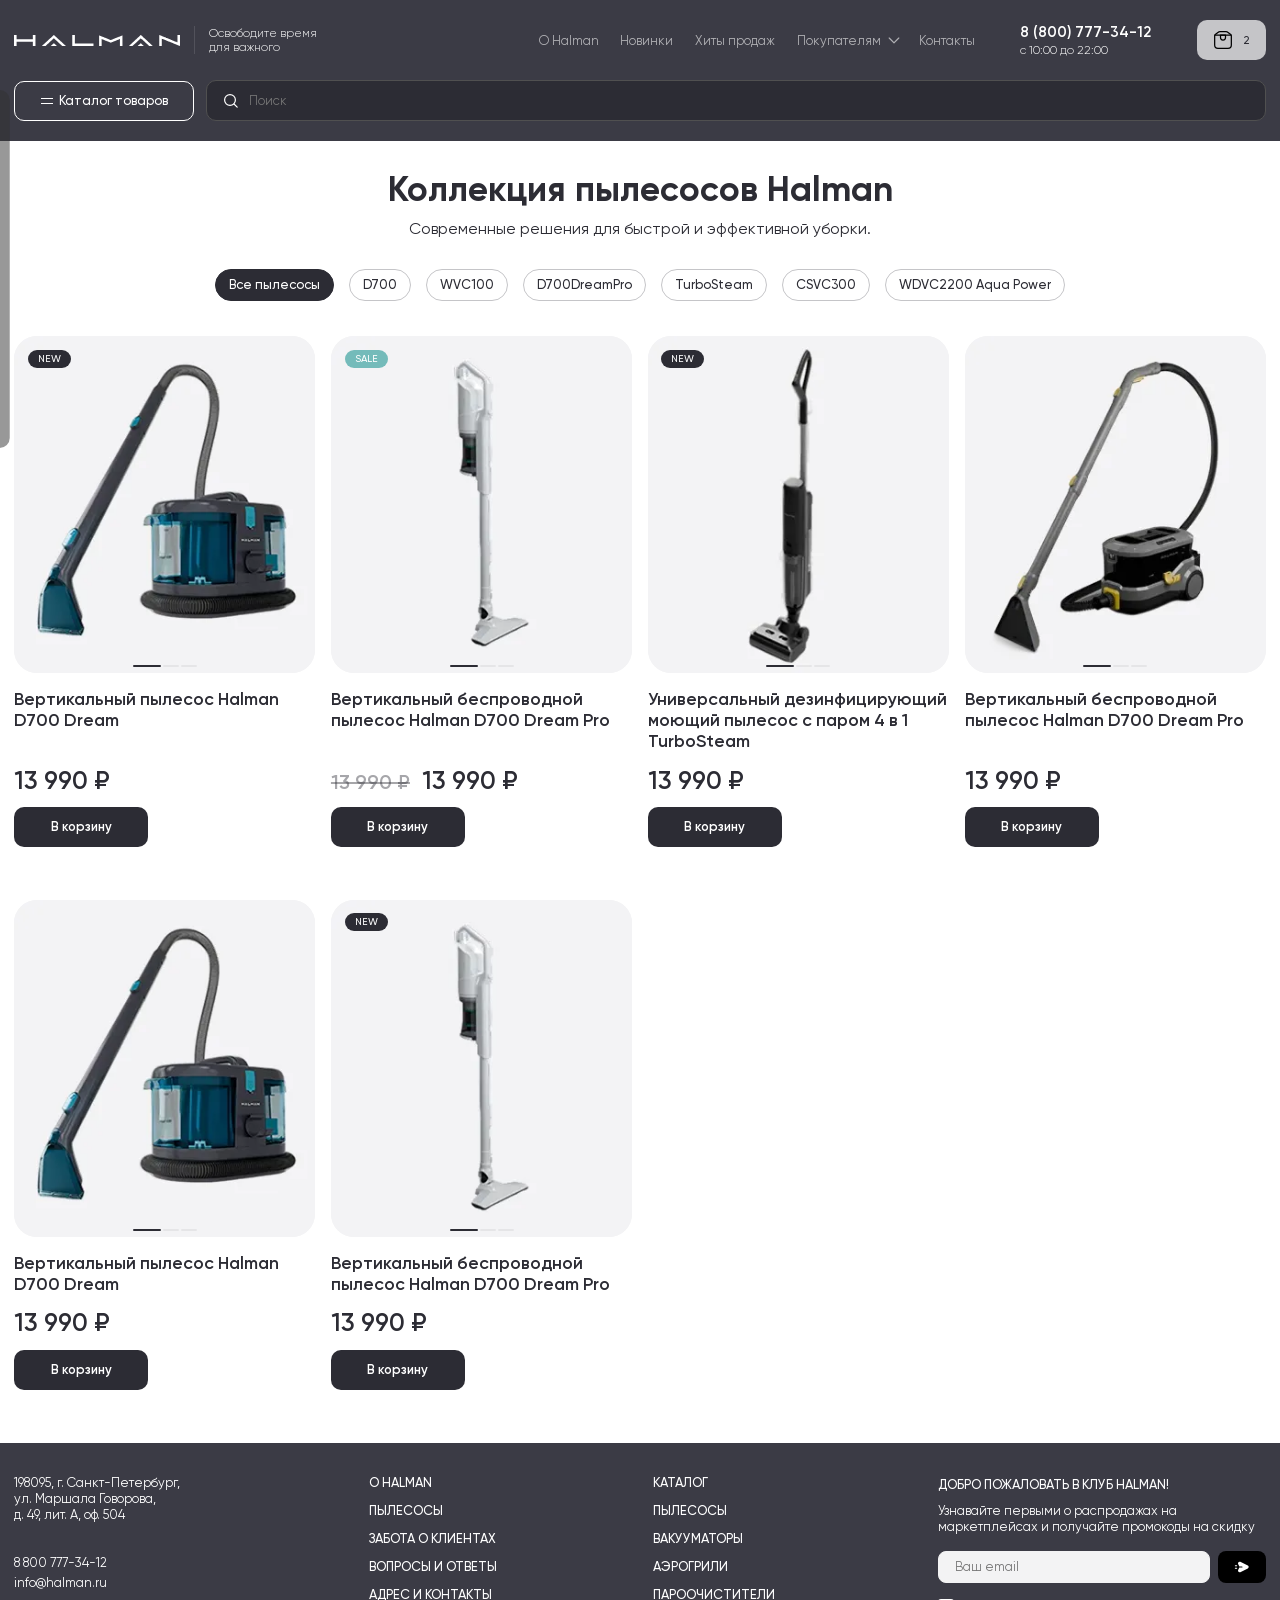
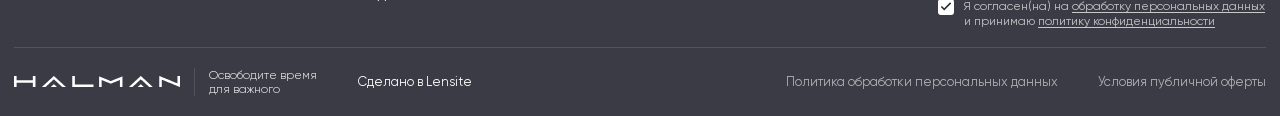
<file: archive-products.html>
<!doctype html>
<html lang="ru">
	<head>
		<meta charset="UTF-8">
		<meta name="robots" content="noindex, nofollow">
		<meta name="viewport" content="width=device-width, initial-scale=1, maximum-scale=1, user-scalable=yes">
		<link rel="preload" href="./assets/fonts/Gilroy-SemiBold.woff2" as="font" type="font/woff2" crossorigin="anonymous">
		<link rel="preload" href="./assets/fonts/Gilroy-Regular.woff2" as="font" type="font/woff2" crossorigin="anonymous">
		<link rel="preload" href="./assets/fonts/Gilroy-Medium.woff2" as="font" type="font/woff2" crossorigin="anonymous">
		<link rel="preload" href="./assets/fonts/Gilroy-Light.woff2" as="font" type="font/woff2" crossorigin="anonymous">
		<link rel="preload" href="./assets/fonts/Gilroy-Bold.woff2" as="font" type="font/woff2" crossorigin="anonymous">
		<link rel="shortcut icon" href="./assets/img/favicon.ico">
		<title>Каталог товаров</title>
		<script type="module" crossorigin="" src="./js/archive-products.min.js?v=1779362476052"></script>
		<link rel="modulepreload" crossorigin="" href="./js/app.min.js">
		<link rel="stylesheet" crossorigin="" href="./css/style.min.css?v=1779362476052">
	</head>
	<body>
		<div class="wrapper">
			<header data-fls-header="" class="header">
				<div class="header__top">
					<div class="header__container-top">
						<div class="logo" data-fls-logo="">
							<a href="index.html" class="logo__link" aria-label="Halman — на главную">
								<span class="logo__mark">
									<img src="./assets/img/logo.svg" width="166" height="11" alt="" loading="lazy">
								</span>
							</a>
							<span class="logo__descriptor">Освободите время для важного</span>
						</div>
						<div class="header__navigation">
							<div class="header__menu menu">
								<button type="button" data-fls-menu="" class="menu__icon icon-menu" aria-label="Открыть меню">
									<span></span>
								</button>
								<nav class="menu__body">
									<ul class="menu__list">
										<li class="menu__item">
											<a href="about.html" class="menu__link">О Halman</a>
										</li>
										<li class="menu__item">
											<a href="#" class="menu__link">Новинки</a>
										</li>
										<li class="menu__item">
											<a href="#" class="menu__link">Хиты продаж</a>
										</li>
										<li class="menu__item menu__item_has-children" data-fls-menuhaschildren="">
											<a href="#" class="menu__link">Покупателям</a>
											<button type="button" class="menu__arrow" aria-expanded="false" aria-controls="submenu-customers" tabindex="-1"></button>
											<ul class="menu__sub-list" id="submenu-customers" hidden>
												<li>
													<a href="customer-care.html">Забота о клиентах</a>
												</li>
												<li>
													<a href="#">Вопросы и ответы</a>
												</li>
												<li>
													<a href="#">Клуб Halman</a>
												</li>
												<li>
													<a href="#">Серийный номер</a>
												</li>
											</ul>
										</li>
										<li class="menu__item">
											<a href="contacts.html" class="menu__link">Контакты</a>
										</li>
									</ul>
								</nav>
							</div>
						</div>
						<div class="header__contacts" data-fls-dynamic=".menu__body, 574.98, last">
							<a href="tel:88007773412" class="header__phone link-hover">8 (800) 777-34-12</a>
							<div class="header__worktime">с 10:00 до 22:00</div>
						</div>
						<a href="#" class="header__cart" data-fls-popup-link="cart" aria-label="Корзина">
							<span class="header__cart-icon">
								<svg class="icon" aria-hidden="true">
									<use href="./assets/img/spritemap.svg#sprite-cart"></use>
								</svg>
							</span>
							<span class="header__cart-count">2</span>
						</a>
					</div>
				</div>
				<div data-fls-header-scroll="" class="header__bottom">
					<div class="header__container-bottom">
						<div class="header__catalog" data-fls-dynamic=".menu__body, 991.98, 0">
							<div class="header-catalog" data-fls-headercatalog="">
								<button type="button" class="header-catalog__toggle">
									<span class="header-catalog__burger"></span>
									<span>Каталог товаров</span>
								</button>
								<button type="button" class="header-catalog__overlay" aria-label="Закрыть каталог"></button>
								<div class="header-catalog__wrapper" style="display: none;">
									<div class="header-catalog__container">
										<div class="header-catalog__mobile-head">
											<button type="button" class="header-catalog__back" aria-label="Назад"></button>
											<button type="button" class="header-catalog__mobile-title">Каталог товаров</button>
										</div>
										<div class="header-catalog__layout">
											<div class="header-catalog__categories">
												<button type="button" class="header-catalog__category _item-active" data-catalog-category="vacuum">
													<span class="header-catalog__category-image">
														<picture>
															<img data-fls-lazy="" alt="" loading="lazy" data-src="./assets/img/products/category1.webp">
														</picture>
													</span>
													<span class="header-catalog__category-title">Пылесосы</span>
													<span class="header-catalog__category-count">8</span>
												</button>
												<button type="button" class="header-catalog__category" data-catalog-category="vacuum-sealers">
													<span class="header-catalog__category-image">
														<picture>
															<img data-fls-lazy="" alt="" loading="lazy" data-src="./assets/img/products/category2.webp">
														</picture>
													</span>
													<span class="header-catalog__category-title">Вакууматоры</span>
													<span class="header-catalog__category-count">4</span>
												</button>
												<button type="button" class="header-catalog__category" data-catalog-category="airgrills">
													<span class="header-catalog__category-image">
														<picture>
															<img data-fls-lazy="" alt="" loading="lazy" data-src="./assets/img/products/category3.webp">
														</picture>
													</span>
													<span class="header-catalog__category-title">Аэрогрили</span>
													<span class="header-catalog__category-count">2</span>
												</button>
												<button type="button" class="header-catalog__category" data-catalog-category="steam">
													<span class="header-catalog__category-image">
														<picture>
															<img data-fls-lazy="" alt="" loading="lazy" data-src="./assets/img/products/category4.webp">
														</picture>
													</span>
													<span class="header-catalog__category-title">Пароочистители</span>
													<span class="header-catalog__category-count">4</span>
												</button>
											</div>
											<div class="header-catalog__models">
												<div class="header-catalog__model-group _item-active" data-catalog-panel="vacuum">
													<div class="header-catalog__model-head">
														<span>Моющие пылесосы</span>
														<span>6</span>
													</div>
													<a href="#" class="header-catalog__model" data-badge="new" data-image="assets/img/products/product1-image1.jpg" data-title="Вертикальный беспроводной пылесос Halman D700 Dream" data-text="Новинка от Halman повторяет исключительные характеристики известной модели." data-old-price="13 990 ₽" data-price="13 990 ₽">D700</a>
													<a href="#" class="header-catalog__model" data-image="assets/img/products/product2-image1.jpg" data-title="Вертикальный беспроводной пылесос Halman WVC100" data-text="Легкий корпус и удобная насадка для ежедневной уборки." data-price="13 990 ₽">WVC100</a>
													<a href="#" class="header-catalog__model" data-badge="new" data-image="assets/img/products/product3-image1.jpg" data-title="Вертикальный пылесос Halman D700 Dream Pro" data-text="Мощная модель для сухой и влажной уборки дома." data-old-price="13 990 ₽" data-price="13 990 ₽">D700DreamPro</a>
													<a href="#" class="header-catalog__model _item-active" data-badge="sale" data-image="assets/img/products/product4-image1.jpg" data-title="Вертикальный беспроводной пылесос Halman CSVC300" data-text="Новинка от Arnica повторяет исключительные характеристики известной модели Tesla Premium." data-old-price="13 990 ₽" data-price="13 990 ₽">TurboSteam</a>
													<a href="#" class="header-catalog__model" data-badge="hot" data-image="assets/img/products/product2-image1.jpg" data-title="CSVC300" data-text="Компактная модель для быстрой уборки без лишних проводов." data-price="13 990 ₽">CSVC300</a>
													<a href="#" class="header-catalog__model" data-badge="sale" data-image="assets/img/products/product1-image1.jpg" data-title="Моющий пылесос Halman WDVC2200 Aqua Power" data-text="Мощный моющий пылесос для сложных задач." data-old-price="13 990 ₽" data-price="13 990 ₽">WDVC2200 Aqua Power</a>
													<div class="header-catalog__model-head">
														<span>Вертикальные пылесосы</span>
														<span>2</span>
													</div>
													<a href="#" class="header-catalog__model" data-image="assets/img/products/product3-image1.jpg" data-title="Вертикальный пылесос Halman D700" data-text="Универсальная модель для ежедневной уборки." data-old-price="13 990 ₽" data-price="13 990 ₽">D700</a>
													<a href="#" class="header-catalog__model" data-image="assets/img/products/product4-image1.jpg" data-title="Вертикальный пылесос Halman WVC100" data-text="Практичный пылесос для быстрой уборки." data-old-price="13 990 ₽" data-price="13 990 ₽">WVC100</a>
													<a href="#" class="header-catalog__all btn btn_border-gray" data-fls-button="">
														<span>Все пылесосы Halman</span>
														<svg class="icon" aria-hidden="true">
															<use href="./assets/img/spritemap.svg#sprite-link-arrow"></use>
														</svg>
													</a>
												</div>
												<div class="header-catalog__model-group" data-catalog-panel="vacuum-sealers">
													<div class="header-catalog__model-head">
														<span>Вакууматоры</span>
														<span>4</span>
													</div>
													<a href="#" class="header-catalog__model" data-image="assets/img/products/category2.jpg" data-title="Вакууматор Halman HVS-1" data-text="Компактное решение для хранения продуктов." data-old-price="6 990 ₽" data-price="5 990 ₽">HVS-1</a>
													<a href="#" class="header-catalog__model" data-image="assets/img/products/category4.jpg" data-title="Вакууматор Halman Pro" data-text="Для регулярной домашней заготовки." data-old-price="8 990 ₽" data-price="7 990 ₽">Halman Pro</a>
												</div>
												<div class="header-catalog__model-group" data-catalog-panel="airgrills">
													<div class="header-catalog__model-head">
														<span>Аэрогрили</span>
														<span>2</span>
													</div>
													<a href="#" class="header-catalog__model" data-image="assets/img/products/category3.jpg" data-title="Аэрогриль Halman HAF-100" data-text="Готовьте любимые блюда с хрустящей корочкой." data-old-price="9 990 ₽" data-price="8 990 ₽">HAF-100</a>
													<a href="#" class="header-catalog__model" data-image="assets/img/products/product2-image1.jpg" data-title="Аэрогриль Halman HAF-200" data-text="Больше программ для повседневной кухни." data-old-price="11 990 ₽" data-price="10 990 ₽">HAF-200</a>
												</div>
												<div class="header-catalog__model-group" data-catalog-panel="steam">
													<div class="header-catalog__model-head">
														<span>Пароочистители</span>
														<span>4</span>
													</div>
													<a href="#" class="header-catalog__model" data-image="assets/img/products/product4-image1.jpg" data-title="Пароочиститель Halman Steam Pro" data-text="Глубокая очистка паром без лишней химии." data-old-price="13 990 ₽" data-price="12 990 ₽">Steam Pro</a>
													<a href="#" class="header-catalog__model" data-image="assets/img/products/product1-image1.jpg" data-title="Пароочиститель Halman Compact" data-text="Компактная модель для дома." data-old-price="10 990 ₽" data-price="9 990 ₽">Compact</a>
												</div>
											</div>
											<div class="header-catalog__preview">
												<div class="header-catalog__preview-badge badge badge_sale">Sale</div>
												<picture>
													<img data-fls-lazy="" alt="" loading="lazy" class="header-catalog__preview-image" data-src="./assets/img/products/product4-image1.webp">
												</picture>
											</div>
											<article class="product-card" data-fls-productcard="">
												<a href="single-products.html" class="product-card__image swiper" data-fls-slider="product-card" aria-label="Открыть товар: Вертикальный беспроводной пылесос Halman CSVC300">
													<span class="product-card__badges">
														<span class="product-card__badge badge badge_sale">sale</span>
													</span>
													<span class="product-card__pictures swiper-wrapper">
														<span class="product-card__slide swiper-slide">
															<picture>
																<img data-fls-lazy="" alt="" aria-hidden="true" loading="lazy" data-src="./assets/img/products/product4-image1.webp">
															</picture>
														</span>
													</span>
													<span class="product-card__gallery-nav" aria-hidden="true"></span>
													<span class="product-card__pagination swiper-pagination"></span>
												</a>
												<div class="product-card__body">
													<a href="single-products.html" class="product-card__title">Вертикальный беспроводной пылесос Halman CSVC300</a>
													<div class="product-card__text">
														Новинка от Arnica повторяет исключительные характеристики известной модели Tesla Premium.
													</div>
													<div class="product-card__prices">
														<span class="product-card__old-price">13 990 ₽</span>
														<span class="product-card__price">13 990 ₽</span>
													</div>
													<button type="button" class="product-card__button btn btn_bg-main" data-fls-button="" aria-label="Добавить в корзину: Вертикальный беспроводной пылесос Halman CSVC300">В корзину</button>
												</div>
											</article>
										</div>
									</div>
								</div>
							</div>
						</div>
						<div class="header__search" data-fls-dynamic=".header__container-top, 991.98,last">
							<div class="search" data-fls-search="">
								<form action="/search/" method="GET" class="search__form search-form" data-fls-dynamic=".search__container, 991.98, 1">
									<div class="search-form__wrapper">
										<div class="search-form__input">
											<span class="search__icon">
												<svg class="icon icon_search" aria-hidden="true">
													<use href="./assets/img/spritemap.svg#sprite-search"></use>
												</svg>
											</span>
											<span id="search-label" class="sr-only">Поиск</span>
											<input data-fls-input="" autocomplete="off" type="text" name="q" value="" placeholder="Поиск" data-placeholder="Поиск" aria-labelledby="search-label" class="search__input input">
											<button type="reset" class="search__close search-form__reset animation" data-fls-iconanimation="" aria-label="Закрыть поиск">
												<svg class="icon icon_close animation__object" aria-hidden="true">
													<use href="./assets/img/spritemap.svg#sprite-close"></use>
												</svg>
											</button>
										</div>
									</div>
								</form>
								<button type="button" class="search__mobile-toggle search-form__btn animation" data-fls-iconanimation="" aria-label="Открыть поиск">
									<svg class="icon icon_search animation__object" aria-hidden="true">
										<use href="./assets/img/spritemap.svg#sprite-search"></use>
									</svg>
								</button>
								<button type="button" class="search__overlay" aria-label="Закрыть поиск"></button>
								<div class="search__modal" aria-hidden="true" style="display: none;">
									<div class="search__container">
										<div class="search__caption">Поиск</div>
										<div class="search__results search-results">
											<div class="search-results__tags">
												<a href="/search/?q=Пылесос D700" class="search-results__tag">Пылесос D700</a>
												<a href="/search/?q=Пылесос WVC100" class="search-results__tag">Пылесос WVC100</a>
												<a href="/search/?q=Пылесос TurboSteam" class="search-results__tag">Пылесос TurboSteam</a>
												<a href="/search/?q=Вакууматор Halman-hvs-1" class="search-results__tag">Вакууматор Halman-hvs-1</a>
												<a href="/search/?q=Аэрогриль HAF-100" class="search-results__tag">Аэрогриль HAF-100</a>
											</div>
											<div class="search-results__title">Популярные товары</div>
											<div class="search-results__items">
												<a href="#" class="search-results__item search-item">
													<div class="search-item__image">
														<picture>
															<img data-fls-lazy="" alt="" loading="lazy" data-src="./assets/img/products/product1-image1.webp">
														</picture>
													</div>
													<div class="search-item__body">
														<div class="search-item__title">Вертикальный пылесос Halman D700 Dream</div>
														<div class="search-item__price">13 990 ₽</div>
													</div>
												</a>
												<a href="#" class="search-results__item search-item">
													<div class="search-item__image">
														<picture>
															<img data-fls-lazy="" alt="" loading="lazy" data-src="./assets/img/products/product2-image1.webp">
														</picture>
													</div>
													<div class="search-item__body">
														<div class="search-item__title">Универсальный дезинфицирующий моющий пылесос с паром 4 в 1 TurboSteam</div>
														<div class="search-item__price">13 990 ₽</div>
													</div>
												</a>
												<a href="#" class="search-results__item search-item">
													<div class="search-item__image">
														<picture>
															<img data-fls-lazy="" alt="" loading="lazy" data-src="./assets/img/products/product3-image1.webp">
														</picture>
													</div>
													<div class="search-item__body">
														<div class="search-item__title">Вертикальный пылесос Halman D700 Dream</div>
														<div class="search-item__price">13 990 ₽</div>
													</div>
												</a>
												<a href="#" class="search-results__item search-item">
													<div class="search-item__image">
														<picture>
															<img data-fls-lazy="" alt="" loading="lazy" data-src="./assets/img/products/product4-image1.webp">
														</picture>
													</div>
													<div class="search-item__body">
														<div class="search-item__title">Универсальный дезинфицирующий моющий пылесос с паром 4 в 1 TurboSteam</div>
														<div class="search-item__price">13 990 ₽</div>
													</div>
												</a>
											</div>
										</div>
									</div>
								</div>
							</div>
						</div>
						<a href="#" class="header__cart header__cart_bottom" data-fls-popup-link="cart" aria-label="Корзина">
							<span class="header__cart-icon">
								<svg class="icon" aria-hidden="true">
									<use href="./assets/img/spritemap.svg#sprite-cart"></use>
								</svg>
							</span>
							<span class="header__cart-count">2</span>
						</a>
					</div>
				</div>
			</header>
			<main class="page page--archive-products">
				<section class="archive-products" data-fls-archive-products="" aria-labelledby="archive-products-title">
					<div class="archive-products__container">
						<div class="archive-products__head _heading">
							<h1 id="archive-products-title" class="archive-products__title">Коллекция пылесосов Halman</h1>
							<div class="archive-products__subtitle">Современные решения для быстрой и эффективной уборки.</div>
						</div>
						<div class="archive-products__filters" aria-label="Фильтр товаров">
							<a href="#" class="archive-products__filter _active" aria-current="page">Все пылесосы</a>
							<a href="#" class="archive-products__filter">D700</a>
							<a href="#" class="archive-products__filter">WVC100</a>
							<a href="#" class="archive-products__filter">D700DreamPro</a>
							<a href="#" class="archive-products__filter">TurboSteam</a>
							<a href="#" class="archive-products__filter">CSVC300</a>
							<a href="#" class="archive-products__filter">WDVC2200 Aqua Power</a>
						</div>
						<div class="archive-products__items">
							<article class="product-card archive-products__item" data-fls-productcard="">
								<a href="single-products.html" class="product-card__image swiper" data-fls-slider="product-card" aria-label="Открыть товар: Вертикальный пылесос Halman D700 Dream">
									<span class="product-card__badges">
										<span class="product-card__badge badge badge_new">new</span>
									</span>
									<span class="product-card__pictures swiper-wrapper">
										<span class="product-card__slide swiper-slide">
											<picture>
												<img data-fls-lazy="" alt="" aria-hidden="true" loading="lazy" data-src="./assets/img/products/product1-image1.webp">
											</picture>
										</span>
										<span class="product-card__slide swiper-slide">
											<picture>
												<img data-fls-lazy="" alt="" aria-hidden="true" loading="lazy" data-src="./assets/img/products/category1.webp">
											</picture>
										</span>
										<span class="product-card__slide swiper-slide">
											<picture>
												<img data-fls-lazy="" alt="" aria-hidden="true" loading="lazy" data-src="./assets/img/products/product4-image1.webp">
											</picture>
										</span>
									</span>
									<span class="product-card__gallery-nav" aria-hidden="true"></span>
									<span class="product-card__pagination swiper-pagination"></span>
								</a>
								<div class="product-card__body">
									<a href="single-products.html" class="product-card__title">Вертикальный пылесос Halman D700 Dream</a>
									<div class="product-card__text"></div>
									<div class="product-card__prices">
										<span class="product-card__old-price"></span>
										<span class="product-card__price">13 990 ₽</span>
									</div>
									<button type="button" class="product-card__button btn btn_bg-main" data-fls-button="" aria-label="Добавить в корзину: Вертикальный пылесос Halman D700 Dream">В корзину</button>
								</div>
							</article>
							<article class="product-card archive-products__item" data-fls-productcard="">
								<a href="single-products.html" class="product-card__image swiper" data-fls-slider="product-card" aria-label="Открыть товар: Вертикальный беспроводной пылесос Halman D700 Dream Pro">
									<span class="product-card__badges">
										<span class="product-card__badge badge badge_sale">sale</span>
									</span>
									<span class="product-card__pictures swiper-wrapper">
										<span class="product-card__slide swiper-slide">
											<picture>
												<img data-fls-lazy="" alt="" aria-hidden="true" loading="lazy" data-src="./assets/img/products/product2-image1.webp">
											</picture>
										</span>
										<span class="product-card__slide swiper-slide">
											<picture>
												<img data-fls-lazy="" alt="" aria-hidden="true" loading="lazy" data-src="./assets/img/products/product3-image1.webp">
											</picture>
										</span>
										<span class="product-card__slide swiper-slide">
											<picture>
												<img data-fls-lazy="" alt="" aria-hidden="true" loading="lazy" data-src="./assets/img/products/category3.webp">
											</picture>
										</span>
									</span>
									<span class="product-card__gallery-nav" aria-hidden="true"></span>
									<span class="product-card__pagination swiper-pagination"></span>
								</a>
								<div class="product-card__body">
									<a href="single-products.html" class="product-card__title">Вертикальный беспроводной пылесос Halman D700 Dream Pro</a>
									<div class="product-card__text"></div>
									<div class="product-card__prices">
										<span class="product-card__old-price">13 990 ₽</span>
										<span class="product-card__price">13 990 ₽</span>
									</div>
									<button type="button" class="product-card__button btn btn_bg-main" data-fls-button="" aria-label="Добавить в корзину: Вертикальный беспроводной пылесос Halman D700 Dream Pro">В корзину</button>
								</div>
							</article>
							<article class="product-card archive-products__item" data-fls-productcard="">
								<a href="single-products.html" class="product-card__image swiper" data-fls-slider="product-card" aria-label="Открыть товар: Универсальный дезинфицирующий моющий пылесос с паром 4 в 1 TurboSteam">
									<span class="product-card__badges">
										<span class="product-card__badge badge badge_new">new</span>
									</span>
									<span class="product-card__pictures swiper-wrapper">
										<span class="product-card__slide swiper-slide">
											<picture>
												<img data-fls-lazy="" alt="" aria-hidden="true" loading="lazy" data-src="./assets/img/products/product4-image1.webp">
											</picture>
										</span>
										<span class="product-card__slide swiper-slide">
											<picture>
												<img data-fls-lazy="" alt="" aria-hidden="true" loading="lazy" data-src="./assets/img/products/product1-image1.webp">
											</picture>
										</span>
										<span class="product-card__slide swiper-slide">
											<picture>
												<img data-fls-lazy="" alt="" aria-hidden="true" loading="lazy" data-src="./assets/img/products/category4.webp">
											</picture>
										</span>
									</span>
									<span class="product-card__gallery-nav" aria-hidden="true"></span>
									<span class="product-card__pagination swiper-pagination"></span>
								</a>
								<div class="product-card__body">
									<a href="single-products.html" class="product-card__title">Универсальный дезинфицирующий моющий пылесос с паром 4 в 1 TurboSteam</a>
									<div class="product-card__text"></div>
									<div class="product-card__prices">
										<span class="product-card__old-price"></span>
										<span class="product-card__price">13 990 ₽</span>
									</div>
									<button type="button" class="product-card__button btn btn_bg-main" data-fls-button="" aria-label="Добавить в корзину: Универсальный дезинфицирующий моющий пылесос с паром 4 в 1 TurboSteam">В корзину</button>
								</div>
							</article>
							<article class="product-card archive-products__item" data-fls-productcard="">
								<a href="single-products.html" class="product-card__image swiper" data-fls-slider="product-card" aria-label="Открыть товар: Вертикальный беспроводной пылесос Halman D700 Dream Pro">
									<span class="product-card__badges">
										<span class="product-card__badge badge badge_"></span>
									</span>
									<span class="product-card__pictures swiper-wrapper">
										<span class="product-card__slide swiper-slide">
											<picture>
												<img data-fls-lazy="" alt="" aria-hidden="true" loading="lazy" data-src="./assets/img/products/product3-image1.webp">
											</picture>
										</span>
										<span class="product-card__slide swiper-slide">
											<picture>
												<img data-fls-lazy="" alt="" aria-hidden="true" loading="lazy" data-src="./assets/img/products/product2-image1.webp">
											</picture>
										</span>
										<span class="product-card__slide swiper-slide">
											<picture>
												<img data-fls-lazy="" alt="" aria-hidden="true" loading="lazy" data-src="./assets/img/products/category2.webp">
											</picture>
										</span>
									</span>
									<span class="product-card__gallery-nav" aria-hidden="true"></span>
									<span class="product-card__pagination swiper-pagination"></span>
								</a>
								<div class="product-card__body">
									<a href="single-products.html" class="product-card__title">Вертикальный беспроводной пылесос Halman D700 Dream Pro</a>
									<div class="product-card__text"></div>
									<div class="product-card__prices">
										<span class="product-card__old-price"></span>
										<span class="product-card__price">13 990 ₽</span>
									</div>
									<button type="button" class="product-card__button btn btn_bg-main" data-fls-button="" aria-label="Добавить в корзину: Вертикальный беспроводной пылесос Halman D700 Dream Pro">В корзину</button>
								</div>
							</article>
							<article class="product-card archive-products__item" data-fls-productcard="">
								<a href="single-products.html" class="product-card__image swiper" data-fls-slider="product-card" aria-label="Открыть товар: Вертикальный пылесос Halman D700 Dream">
									<span class="product-card__badges">
										<span class="product-card__badge badge badge_"></span>
									</span>
									<span class="product-card__pictures swiper-wrapper">
										<span class="product-card__slide swiper-slide">
											<picture>
												<img data-fls-lazy="" alt="" aria-hidden="true" loading="lazy" data-src="./assets/img/products/product1-image1.webp">
											</picture>
										</span>
										<span class="product-card__slide swiper-slide">
											<picture>
												<img data-fls-lazy="" alt="" aria-hidden="true" loading="lazy" data-src="./assets/img/products/category1.webp">
											</picture>
										</span>
										<span class="product-card__slide swiper-slide">
											<picture>
												<img data-fls-lazy="" alt="" aria-hidden="true" loading="lazy" data-src="./assets/img/products/product4-image1.webp">
											</picture>
										</span>
									</span>
									<span class="product-card__gallery-nav" aria-hidden="true"></span>
									<span class="product-card__pagination swiper-pagination"></span>
								</a>
								<div class="product-card__body">
									<a href="single-products.html" class="product-card__title">Вертикальный пылесос Halman D700 Dream</a>
									<div class="product-card__text"></div>
									<div class="product-card__prices">
										<span class="product-card__old-price"></span>
										<span class="product-card__price">13 990 ₽</span>
									</div>
									<button type="button" class="product-card__button btn btn_bg-main" data-fls-button="" aria-label="Добавить в корзину: Вертикальный пылесос Halman D700 Dream">В корзину</button>
								</div>
							</article>
							<article class="product-card archive-products__item" data-fls-productcard="">
								<a href="single-products.html" class="product-card__image swiper" data-fls-slider="product-card" aria-label="Открыть товар: Вертикальный беспроводной пылесос Halman D700 Dream Pro">
									<span class="product-card__badges">
										<span class="product-card__badge badge badge_new">new</span>
									</span>
									<span class="product-card__pictures swiper-wrapper">
										<span class="product-card__slide swiper-slide">
											<picture>
												<img data-fls-lazy="" alt="" aria-hidden="true" loading="lazy" data-src="./assets/img/products/product2-image1.webp">
											</picture>
										</span>
										<span class="product-card__slide swiper-slide">
											<picture>
												<img data-fls-lazy="" alt="" aria-hidden="true" loading="lazy" data-src="./assets/img/products/product3-image1.webp">
											</picture>
										</span>
										<span class="product-card__slide swiper-slide">
											<picture>
												<img data-fls-lazy="" alt="" aria-hidden="true" loading="lazy" data-src="./assets/img/products/category3.webp">
											</picture>
										</span>
									</span>
									<span class="product-card__gallery-nav" aria-hidden="true"></span>
									<span class="product-card__pagination swiper-pagination"></span>
								</a>
								<div class="product-card__body">
									<a href="single-products.html" class="product-card__title">Вертикальный беспроводной пылесос Halman D700 Dream Pro</a>
									<div class="product-card__text"></div>
									<div class="product-card__prices">
										<span class="product-card__old-price"></span>
										<span class="product-card__price">13 990 ₽</span>
									</div>
									<button type="button" class="product-card__button btn btn_bg-main" data-fls-button="" aria-label="Добавить в корзину: Вертикальный беспроводной пылесос Halman D700 Dream Pro">В корзину</button>
								</div>
							</article>
						</div>
					</div>
				</section>
			</main>
			<footer data-fls-footer="" class="footer">
				<div class="footer__container">
					<div class="footer__top">
						<div class="footer__contacts">
							<address class="footer__address">
								198095, г. Санкт-Петербург,
								<br>
								ул. Маршала Говорова,
								<br>
								д. 49, лит. А, оф. 504
							</address>
							<div class="footer__contact-list">
								<a href="tel:88007773412" class="footer__contact link-hover">8 800 777-34-12</a>
								<a href="mailto:info@halman.ru" class="footer__contact link-hover">info@halman.ru</a>
							</div>
						</div>
						<nav class="footer__nav" aria-label="Навигация в футере">
							<ul class="footer__list">
								<li class="footer__item">
									<a href="#" class="footer__link link-hover">О Halman</a>
								</li>
								<li class="footer__item">
									<a href="#" class="footer__link link-hover">Пылесосы</a>
								</li>
								<li class="footer__item">
									<a href="#" class="footer__link link-hover">Забота о клиентах</a>
								</li>
								<li class="footer__item">
									<a href="#" class="footer__link link-hover">Вопросы и ответы</a>
								</li>
								<li class="footer__item">
									<a href="#" class="footer__link link-hover">Адрес и контакты</a>
								</li>
							</ul>
							<ul class="footer__list">
								<li class="footer__item">
									<a href="#" class="footer__link link-hover">Каталог</a>
								</li>
								<li class="footer__item">
									<a href="#" class="footer__link link-hover">Пылесосы</a>
								</li>
								<li class="footer__item">
									<a href="#" class="footer__link link-hover">Вакууматоры</a>
								</li>
								<li class="footer__item">
									<a href="#" class="footer__link link-hover">Аэрогрили</a>
								</li>
								<li class="footer__item">
									<a href="#" class="footer__link link-hover">Пароочистители</a>
								</li>
							</ul>
						</nav>
						<div class="footer__subscribe subscribe">
							<div class="subscribe__head">
								<div class="subscribe__title">Добро пожаловать в клуб Halman!</div>
								<div class="subscribe__text">
									Узнавайте первыми о распродажах на маркетплейсах и получайте промокоды на скидку
								</div>
							</div>
							<form action="#" method="POST" class="subscribe__form">
								<label class="subscribe__field">
									<span class="sr-only">Email</span>
									<input data-fls-input="" autocomplete="off" type="email" name="email" placeholder="Ваш email" class="subscribe__input input">
								</label>
								<button type="button" class="subscribe__submit" data-fls-popup-link="subscribe-success" aria-label="Подписаться">
									<svg class="icon" aria-hidden="true">
										<use href="./assets/img/spritemap.svg#sprite-send"></use>
									</svg>
								</button>
							</form>
							<label class="subscribe__agree checkbox" data-fls-checkbox="">
								<input class="checkbox__input" type="checkbox" name="agree" checked>
								<span class="checkbox__text">
									Я согласен(на) на
									<a href="#" class="link-underline">обработку персональных данных</a>
									и принимаю
									<a href="#" class="link-underline">политику конфиденциальности</a>
								</span>
							</label>
						</div>
					</div>
					<div class="footer__bottom">
						<div class="logo" data-fls-logo="">
							<a href="index.html" class="logo__link" aria-label="Halman — на главную">
								<span class="logo__mark">
									<img src="./assets/img/logo.svg" width="166" height="11" alt="" loading="lazy">
								</span>
							</a>
							<span class="logo__descriptor">Освободите время для важного</span>
						</div>
						<div class="footer__made">
							<a href="https://lensite.ru/" class="link-hover" target="_blank" rel="noopener noreferrer">Сделано в Lensite</a>
						</div>
						<a href="#" class="footer__policy link-hover">Политика обработки персональных данных</a>
						<a href="#" class="footer__offer link-hover">Условия публичной оферты</a>
					</div>
				</div>
			</footer>
		</div>
		<div data-fls-popup="cart" aria-hidden="true" class="popup popup_cart cart-popup">
			<div data-fls-popup-wrapper="" class="popup__wrapper cart-popup__wrapper">
				<div data-fls-popup-body="" class="popup__body cart-popup__body">
					<div data-fls-popup-content="" class="cart-popup__content">
						<div class="cart-popup__head">
							<div class="cart-popup__title">
								<span>Корзина</span>
								<span class="cart-popup__count">2</span>
							</div>
							<button data-fls-popup-close="" type="button" class="cart-popup__close animation" data-fls-iconanimation="" aria-label="Закрыть корзину">
								<svg class="icon animation__object" aria-hidden="true">
									<use href="./assets/img/spritemap.svg#sprite-close"></use>
								</svg>
							</button>
						</div>
						<div class="cart-popup__items">
							<div class="cart-popup__item cart-item">
								<a href="#" class="cart-item__image">
									<picture>
										<img data-fls-lazy="" alt="" loading="lazy" data-src="./assets/img/products/product1-image1.webp">
									</picture>
								</a>
								<div class="cart-item__about">
									<a href="#" class="cart-item__name">Halman D700 Dream легкий вертикальный пылесос для повседневных задач</a>
									<div class="cart-item__code">
										Артикул:
										<strong>ET14330</strong>
									</div>
								</div>
								<div data-fls-quantity="" class="cart-item__quantity quantity">
									<button data-fls-quantity-minus="" type="button" class="quantity__button quantity__button--minus" aria-label="Уменьшить количество"></button>
									<div class="quantity__input">
										<input data-fls-quantity-value="" autocomplete="off" type="text" name="quantity[]" value="1" aria-label="Количество">
									</div>
									<button data-fls-quantity-plus="" type="button" class="quantity__button quantity__button--plus" aria-label="Увеличить количество"></button>
								</div>
								<div class="cart-item__price">
									<div class="price">
										<div class="price price_old">5 590 ₽</div>
										<div class="price price_new">3 290 ₽</div>
									</div>
								</div>
								<div class="cart-item__actions">
									<button type="button" class="cart-item__remove animation" data-fls-iconanimation="" aria-label="Удалить товар">
										<svg class="icon animation__object" aria-hidden="true">
											<use href="./assets/img/spritemap.svg#sprite-close"></use>
										</svg>
									</button>
								</div>
							</div>
							<div class="cart-popup__item cart-item">
								<a href="#" class="cart-item__image">
									<picture>
										<img data-fls-lazy="" alt="" loading="lazy" data-src="./assets/img/products/product1-image1.webp">
									</picture>
								</a>
								<div class="cart-item__about">
									<a href="#" class="cart-item__name">Halman D700 Dream легкий вертикальный пылесос для повседневных задач</a>
									<div class="cart-item__code">
										Артикул:
										<strong>ET14330</strong>
									</div>
								</div>
								<div data-fls-quantity="" class="cart-item__quantity quantity">
									<button data-fls-quantity-minus="" type="button" class="quantity__button quantity__button--minus" aria-label="Уменьшить количество"></button>
									<div class="quantity__input">
										<input data-fls-quantity-value="" autocomplete="off" type="text" name="quantity[]" value="1" aria-label="Количество">
									</div>
									<button data-fls-quantity-plus="" type="button" class="quantity__button quantity__button--plus" aria-label="Увеличить количество"></button>
								</div>
								<div class="cart-item__price">
									<div class="price">
										<div class="price price_current">3 290 ₽</div>
									</div>
								</div>
								<div class="cart-item__actions">
									<button type="button" class="cart-item__remove animation" data-fls-iconanimation="" aria-label="Удалить товар">
										<svg class="icon animation__object" aria-hidden="true">
											<use href="./assets/img/spritemap.svg#sprite-close"></use>
										</svg>
									</button>
								</div>
							</div>
							<div class="cart-popup__item cart-item">
								<a href="#" class="cart-item__image">
									<picture>
										<img data-fls-lazy="" alt="" loading="lazy" data-src="./assets/img/products/product1-image1.webp">
									</picture>
								</a>
								<div class="cart-item__about">
									<a href="#" class="cart-item__name">Halman D700 Dream легкий вертикальный пылесос для повседневных задач</a>
									<div class="cart-item__code">
										Артикул:
										<strong>ET14330</strong>
									</div>
								</div>
								<div data-fls-quantity="" class="cart-item__quantity quantity">
									<button data-fls-quantity-minus="" type="button" class="quantity__button quantity__button--minus" aria-label="Уменьшить количество"></button>
									<div class="quantity__input">
										<input data-fls-quantity-value="" autocomplete="off" type="text" name="quantity[]" value="1" aria-label="Количество">
									</div>
									<button data-fls-quantity-plus="" type="button" class="quantity__button quantity__button--plus" aria-label="Увеличить количество"></button>
								</div>
								<div class="cart-item__price">
									<div class="price">
										<div class="price price_old">5 590 ₽</div>
										<div class="price price_new">3 290 ₽</div>
									</div>
								</div>
								<div class="cart-item__actions">
									<button type="button" class="cart-item__remove animation" data-fls-iconanimation="" aria-label="Удалить товар">
										<svg class="icon animation__object" aria-hidden="true">
											<use href="./assets/img/spritemap.svg#sprite-close"></use>
										</svg>
									</button>
								</div>
							</div>
							<div class="cart-popup__item cart-item">
								<a href="#" class="cart-item__image">
									<picture>
										<img data-fls-lazy="" alt="" loading="lazy" data-src="./assets/img/products/product1-image1.webp">
									</picture>
								</a>
								<div class="cart-item__about">
									<a href="#" class="cart-item__name">Halman D700 Dream легкий вертикальный пылесос для повседневных задач</a>
									<div class="cart-item__code">
										Артикул:
										<strong>ET14330</strong>
									</div>
								</div>
								<div data-fls-quantity="" class="cart-item__quantity quantity">
									<button data-fls-quantity-minus="" type="button" class="quantity__button quantity__button--minus" aria-label="Уменьшить количество"></button>
									<div class="quantity__input">
										<input data-fls-quantity-value="" autocomplete="off" type="text" name="quantity[]" value="1" aria-label="Количество">
									</div>
									<button data-fls-quantity-plus="" type="button" class="quantity__button quantity__button--plus" aria-label="Увеличить количество"></button>
								</div>
								<div class="cart-item__price">
									<div class="price">
										<div class="price price_current">3 290 ₽</div>
									</div>
								</div>
								<div class="cart-item__actions">
									<button type="button" class="cart-item__remove animation" data-fls-iconanimation="" aria-label="Удалить товар">
										<svg class="icon animation__object" aria-hidden="true">
											<use href="./assets/img/spritemap.svg#sprite-close"></use>
										</svg>
									</button>
								</div>
							</div>
							<div class="cart-popup__item cart-item">
								<a href="#" class="cart-item__image">
									<picture>
										<img data-fls-lazy="" alt="" loading="lazy" data-src="./assets/img/products/product1-image1.webp">
									</picture>
								</a>
								<div class="cart-item__about">
									<a href="#" class="cart-item__name">Halman D700 Dream легкий вертикальный пылесос для повседневных задач</a>
									<div class="cart-item__code">
										Артикул:
										<strong>ET14330</strong>
									</div>
								</div>
								<div data-fls-quantity="" class="cart-item__quantity quantity">
									<button data-fls-quantity-minus="" type="button" class="quantity__button quantity__button--minus" aria-label="Уменьшить количество"></button>
									<div class="quantity__input">
										<input data-fls-quantity-value="" autocomplete="off" type="text" name="quantity[]" value="1" aria-label="Количество">
									</div>
									<button data-fls-quantity-plus="" type="button" class="quantity__button quantity__button--plus" aria-label="Увеличить количество"></button>
								</div>
								<div class="cart-item__price">
									<div class="price">
										<div class="price price_old">5 590 ₽</div>
										<div class="price price_new">3 290 ₽</div>
									</div>
								</div>
								<div class="cart-item__actions">
									<button type="button" class="cart-item__remove animation" data-fls-iconanimation="" aria-label="Удалить товар">
										<svg class="icon animation__object" aria-hidden="true">
											<use href="./assets/img/spritemap.svg#sprite-close"></use>
										</svg>
									</button>
								</div>
							</div>
							<div class="cart-popup__item cart-item">
								<a href="#" class="cart-item__image">
									<picture>
										<img data-fls-lazy="" alt="" loading="lazy" data-src="./assets/img/products/product1-image1.webp">
									</picture>
								</a>
								<div class="cart-item__about">
									<a href="#" class="cart-item__name">Halman D700 Dream легкий вертикальный пылесос для повседневных задач</a>
									<div class="cart-item__code">
										Артикул:
										<strong>ET14330</strong>
									</div>
								</div>
								<div data-fls-quantity="" class="cart-item__quantity quantity">
									<button data-fls-quantity-minus="" type="button" class="quantity__button quantity__button--minus" aria-label="Уменьшить количество"></button>
									<div class="quantity__input">
										<input data-fls-quantity-value="" autocomplete="off" type="text" name="quantity[]" value="1" aria-label="Количество">
									</div>
									<button data-fls-quantity-plus="" type="button" class="quantity__button quantity__button--plus" aria-label="Увеличить количество"></button>
								</div>
								<div class="cart-item__price">
									<div class="price">
										<div class="price price_current">3 290 ₽</div>
									</div>
								</div>
								<div class="cart-item__actions">
									<button type="button" class="cart-item__remove animation" data-fls-iconanimation="" aria-label="Удалить товар">
										<svg class="icon animation__object" aria-hidden="true">
											<use href="./assets/img/spritemap.svg#sprite-close"></use>
										</svg>
									</button>
								</div>
							</div>
							<div class="cart-popup__item cart-item">
								<a href="#" class="cart-item__image">
									<picture>
										<img data-fls-lazy="" alt="" loading="lazy" data-src="./assets/img/products/product1-image1.webp">
									</picture>
								</a>
								<div class="cart-item__about">
									<a href="#" class="cart-item__name">Halman D700 Dream легкий вертикальный пылесос для повседневных задач</a>
									<div class="cart-item__code">
										Артикул:
										<strong>ET14330</strong>
									</div>
								</div>
								<div data-fls-quantity="" class="cart-item__quantity quantity">
									<button data-fls-quantity-minus="" type="button" class="quantity__button quantity__button--minus" aria-label="Уменьшить количество"></button>
									<div class="quantity__input">
										<input data-fls-quantity-value="" autocomplete="off" type="text" name="quantity[]" value="1" aria-label="Количество">
									</div>
									<button data-fls-quantity-plus="" type="button" class="quantity__button quantity__button--plus" aria-label="Увеличить количество"></button>
								</div>
								<div class="cart-item__price">
									<div class="price">
										<div class="price price_old">5 590 ₽</div>
										<div class="price price_new">3 290 ₽</div>
									</div>
								</div>
								<div class="cart-item__actions">
									<button type="button" class="cart-item__remove animation" data-fls-iconanimation="" aria-label="Удалить товар">
										<svg class="icon animation__object" aria-hidden="true">
											<use href="./assets/img/spritemap.svg#sprite-close"></use>
										</svg>
									</button>
								</div>
							</div>
							<div class="cart-popup__item cart-item">
								<a href="#" class="cart-item__image">
									<picture>
										<img data-fls-lazy="" alt="" loading="lazy" data-src="./assets/img/products/product1-image1.webp">
									</picture>
								</a>
								<div class="cart-item__about">
									<a href="#" class="cart-item__name">Halman D700 Dream легкий вертикальный пылесос для повседневных задач</a>
									<div class="cart-item__code">
										Артикул:
										<strong>ET14330</strong>
									</div>
								</div>
								<div data-fls-quantity="" class="cart-item__quantity quantity">
									<button data-fls-quantity-minus="" type="button" class="quantity__button quantity__button--minus" aria-label="Уменьшить количество"></button>
									<div class="quantity__input">
										<input data-fls-quantity-value="" autocomplete="off" type="text" name="quantity[]" value="1" aria-label="Количество">
									</div>
									<button data-fls-quantity-plus="" type="button" class="quantity__button quantity__button--plus" aria-label="Увеличить количество"></button>
								</div>
								<div class="cart-item__price">
									<div class="price">
										<div class="price price_current">3 290 ₽</div>
									</div>
								</div>
								<div class="cart-item__actions">
									<button type="button" class="cart-item__remove animation" data-fls-iconanimation="" aria-label="Удалить товар">
										<svg class="icon animation__object" aria-hidden="true">
											<use href="./assets/img/spritemap.svg#sprite-close"></use>
										</svg>
									</button>
								</div>
							</div>
							<div class="cart-popup__item cart-item">
								<a href="#" class="cart-item__image">
									<picture>
										<img data-fls-lazy="" alt="" loading="lazy" data-src="./assets/img/products/product1-image1.webp">
									</picture>
								</a>
								<div class="cart-item__about">
									<a href="#" class="cart-item__name">Halman D700 Dream легкий вертикальный пылесос для повседневных задач</a>
									<div class="cart-item__code">
										Артикул:
										<strong>ET14330</strong>
									</div>
								</div>
								<div data-fls-quantity="" class="cart-item__quantity quantity">
									<button data-fls-quantity-minus="" type="button" class="quantity__button quantity__button--minus" aria-label="Уменьшить количество"></button>
									<div class="quantity__input">
										<input data-fls-quantity-value="" autocomplete="off" type="text" name="quantity[]" value="1" aria-label="Количество">
									</div>
									<button data-fls-quantity-plus="" type="button" class="quantity__button quantity__button--plus" aria-label="Увеличить количество"></button>
								</div>
								<div class="cart-item__price">
									<div class="price">
										<div class="price price_old">5 590 ₽</div>
										<div class="price price_new">3 290 ₽</div>
									</div>
								</div>
								<div class="cart-item__actions">
									<button type="button" class="cart-item__remove animation" data-fls-iconanimation="" aria-label="Удалить товар">
										<svg class="icon animation__object" aria-hidden="true">
											<use href="./assets/img/spritemap.svg#sprite-close"></use>
										</svg>
									</button>
								</div>
							</div>
							<div class="cart-popup__item cart-item">
								<a href="#" class="cart-item__image">
									<picture>
										<img data-fls-lazy="" alt="" loading="lazy" data-src="./assets/img/products/product1-image1.webp">
									</picture>
								</a>
								<div class="cart-item__about">
									<a href="#" class="cart-item__name">Halman D700 Dream легкий вертикальный пылесос для повседневных задач</a>
									<div class="cart-item__code">
										Артикул:
										<strong>ET14330</strong>
									</div>
								</div>
								<div data-fls-quantity="" class="cart-item__quantity quantity">
									<button data-fls-quantity-minus="" type="button" class="quantity__button quantity__button--minus" aria-label="Уменьшить количество"></button>
									<div class="quantity__input">
										<input data-fls-quantity-value="" autocomplete="off" type="text" name="quantity[]" value="1" aria-label="Количество">
									</div>
									<button data-fls-quantity-plus="" type="button" class="quantity__button quantity__button--plus" aria-label="Увеличить количество"></button>
								</div>
								<div class="cart-item__price">
									<div class="price">
										<div class="price price_current">3 290 ₽</div>
									</div>
								</div>
								<div class="cart-item__actions">
									<button type="button" class="cart-item__remove animation" data-fls-iconanimation="" aria-label="Удалить товар">
										<svg class="icon animation__object" aria-hidden="true">
											<use href="./assets/img/spritemap.svg#sprite-close"></use>
										</svg>
									</button>
								</div>
							</div>
							<div class="cart-popup__item cart-item">
								<a href="#" class="cart-item__image">
									<picture>
										<img data-fls-lazy="" alt="" loading="lazy" data-src="./assets/img/products/product1-image1.webp">
									</picture>
								</a>
								<div class="cart-item__about">
									<a href="#" class="cart-item__name">Halman D700 Dream легкий вертикальный пылесос для повседневных задач</a>
									<div class="cart-item__code">
										Артикул:
										<strong>ET14330</strong>
									</div>
								</div>
								<div data-fls-quantity="" class="cart-item__quantity quantity">
									<button data-fls-quantity-minus="" type="button" class="quantity__button quantity__button--minus" aria-label="Уменьшить количество"></button>
									<div class="quantity__input">
										<input data-fls-quantity-value="" autocomplete="off" type="text" name="quantity[]" value="1" aria-label="Количество">
									</div>
									<button data-fls-quantity-plus="" type="button" class="quantity__button quantity__button--plus" aria-label="Увеличить количество"></button>
								</div>
								<div class="cart-item__price">
									<div class="price">
										<div class="price price_old">5 590 ₽</div>
										<div class="price price_new">3 290 ₽</div>
									</div>
								</div>
								<div class="cart-item__actions">
									<button type="button" class="cart-item__remove animation" data-fls-iconanimation="" aria-label="Удалить товар">
										<svg class="icon animation__object" aria-hidden="true">
											<use href="./assets/img/spritemap.svg#sprite-close"></use>
										</svg>
									</button>
								</div>
							</div>
							<div class="cart-popup__item cart-item">
								<a href="#" class="cart-item__image">
									<picture>
										<img data-fls-lazy="" alt="" loading="lazy" data-src="./assets/img/products/product1-image1.webp">
									</picture>
								</a>
								<div class="cart-item__about">
									<a href="#" class="cart-item__name">Halman D700 Dream легкий вертикальный пылесос для повседневных задач</a>
									<div class="cart-item__code">
										Артикул:
										<strong>ET14330</strong>
									</div>
								</div>
								<div data-fls-quantity="" class="cart-item__quantity quantity">
									<button data-fls-quantity-minus="" type="button" class="quantity__button quantity__button--minus" aria-label="Уменьшить количество"></button>
									<div class="quantity__input">
										<input data-fls-quantity-value="" autocomplete="off" type="text" name="quantity[]" value="1" aria-label="Количество">
									</div>
									<button data-fls-quantity-plus="" type="button" class="quantity__button quantity__button--plus" aria-label="Увеличить количество"></button>
								</div>
								<div class="cart-item__price">
									<div class="price">
										<div class="price price_current">3 290 ₽</div>
									</div>
								</div>
								<div class="cart-item__actions">
									<button type="button" class="cart-item__remove animation" data-fls-iconanimation="" aria-label="Удалить товар">
										<svg class="icon animation__object" aria-hidden="true">
											<use href="./assets/img/spritemap.svg#sprite-close"></use>
										</svg>
									</button>
								</div>
							</div>
							<div class="cart-popup__item cart-item">
								<a href="#" class="cart-item__image">
									<picture>
										<img data-fls-lazy="" alt="" loading="lazy" data-src="./assets/img/products/product1-image1.webp">
									</picture>
								</a>
								<div class="cart-item__about">
									<a href="#" class="cart-item__name">Halman D700 Dream легкий вертикальный пылесос для повседневных задач</a>
									<div class="cart-item__code">
										Артикул:
										<strong>ET14330</strong>
									</div>
								</div>
								<div data-fls-quantity="" class="cart-item__quantity quantity">
									<button data-fls-quantity-minus="" type="button" class="quantity__button quantity__button--minus" aria-label="Уменьшить количество"></button>
									<div class="quantity__input">
										<input data-fls-quantity-value="" autocomplete="off" type="text" name="quantity[]" value="1" aria-label="Количество">
									</div>
									<button data-fls-quantity-plus="" type="button" class="quantity__button quantity__button--plus" aria-label="Увеличить количество"></button>
								</div>
								<div class="cart-item__price">
									<div class="price">
										<div class="price price_old">5 590 ₽</div>
										<div class="price price_new">3 290 ₽</div>
									</div>
								</div>
								<div class="cart-item__actions">
									<button type="button" class="cart-item__remove animation" data-fls-iconanimation="" aria-label="Удалить товар">
										<svg class="icon animation__object" aria-hidden="true">
											<use href="./assets/img/spritemap.svg#sprite-close"></use>
										</svg>
									</button>
								</div>
							</div>
							<div class="cart-popup__item cart-item">
								<a href="#" class="cart-item__image">
									<picture>
										<img data-fls-lazy="" alt="" loading="lazy" data-src="./assets/img/products/product1-image1.webp">
									</picture>
								</a>
								<div class="cart-item__about">
									<a href="#" class="cart-item__name">Halman D700 Dream легкий вертикальный пылесос для повседневных задач</a>
									<div class="cart-item__code">
										Артикул:
										<strong>ET14330</strong>
									</div>
								</div>
								<div data-fls-quantity="" class="cart-item__quantity quantity">
									<button data-fls-quantity-minus="" type="button" class="quantity__button quantity__button--minus" aria-label="Уменьшить количество"></button>
									<div class="quantity__input">
										<input data-fls-quantity-value="" autocomplete="off" type="text" name="quantity[]" value="1" aria-label="Количество">
									</div>
									<button data-fls-quantity-plus="" type="button" class="quantity__button quantity__button--plus" aria-label="Увеличить количество"></button>
								</div>
								<div class="cart-item__price">
									<div class="price">
										<div class="price price_current">3 290 ₽</div>
									</div>
								</div>
								<div class="cart-item__actions">
									<button type="button" class="cart-item__remove animation" data-fls-iconanimation="" aria-label="Удалить товар">
										<svg class="icon animation__object" aria-hidden="true">
											<use href="./assets/img/spritemap.svg#sprite-close"></use>
										</svg>
									</button>
								</div>
							</div>
							<div class="cart-popup__item cart-item">
								<a href="#" class="cart-item__image">
									<picture>
										<img data-fls-lazy="" alt="" loading="lazy" data-src="./assets/img/products/product1-image1.webp">
									</picture>
								</a>
								<div class="cart-item__about">
									<a href="#" class="cart-item__name">Halman D700 Dream легкий вертикальный пылесос для повседневных задач</a>
									<div class="cart-item__code">
										Артикул:
										<strong>ET14330</strong>
									</div>
								</div>
								<div data-fls-quantity="" class="cart-item__quantity quantity">
									<button data-fls-quantity-minus="" type="button" class="quantity__button quantity__button--minus" aria-label="Уменьшить количество"></button>
									<div class="quantity__input">
										<input data-fls-quantity-value="" autocomplete="off" type="text" name="quantity[]" value="1" aria-label="Количество">
									</div>
									<button data-fls-quantity-plus="" type="button" class="quantity__button quantity__button--plus" aria-label="Увеличить количество"></button>
								</div>
								<div class="cart-item__price">
									<div class="price">
										<div class="price price_old">5 590 ₽</div>
										<div class="price price_new">3 290 ₽</div>
									</div>
								</div>
								<div class="cart-item__actions">
									<button type="button" class="cart-item__remove animation" data-fls-iconanimation="" aria-label="Удалить товар">
										<svg class="icon animation__object" aria-hidden="true">
											<use href="./assets/img/spritemap.svg#sprite-close"></use>
										</svg>
									</button>
								</div>
							</div>
							<div class="cart-popup__item cart-item">
								<a href="#" class="cart-item__image">
									<picture>
										<img data-fls-lazy="" alt="" loading="lazy" data-src="./assets/img/products/product1-image1.webp">
									</picture>
								</a>
								<div class="cart-item__about">
									<a href="#" class="cart-item__name">Halman D700 Dream легкий вертикальный пылесос для повседневных задач</a>
									<div class="cart-item__code">
										Артикул:
										<strong>ET14330</strong>
									</div>
								</div>
								<div data-fls-quantity="" class="cart-item__quantity quantity">
									<button data-fls-quantity-minus="" type="button" class="quantity__button quantity__button--minus" aria-label="Уменьшить количество"></button>
									<div class="quantity__input">
										<input data-fls-quantity-value="" autocomplete="off" type="text" name="quantity[]" value="1" aria-label="Количество">
									</div>
									<button data-fls-quantity-plus="" type="button" class="quantity__button quantity__button--plus" aria-label="Увеличить количество"></button>
								</div>
								<div class="cart-item__price">
									<div class="price">
										<div class="price price_current">3 290 ₽</div>
									</div>
								</div>
								<div class="cart-item__actions">
									<button type="button" class="cart-item__remove animation" data-fls-iconanimation="" aria-label="Удалить товар">
										<svg class="icon animation__object" aria-hidden="true">
											<use href="./assets/img/spritemap.svg#sprite-close"></use>
										</svg>
									</button>
								</div>
							</div>
						</div>
						<div class="cart-popup__summary">
							<div class="cart-popup__total">
								<span>Итого:</span>
								<span class="cart-popup__total-prices">
									<span class="cart-popup__old-price">5 590 ₽</span>
									<span class="cart-popup__price">3 290 ₽</span>
								</span>
							</div>
							<a href="#" class="cart-popup__button btn btn_big btn_bg-main" data-fls-button="">Перейти в корзину</a>
						</div>
					</div>
				</div>
			</div>
		</div>
		<div data-fls-popup="subscribe-success" aria-hidden="true" class="popup popup_subscribe subscribe-popup">
			<div data-fls-popup-wrapper="" class="popup__wrapper subscribe-popup__wrapper">
				<div data-fls-popup-body="" class="popup__body subscribe-popup__body">
					<div data-fls-popup-content="" class="subscribe-popup__content">
						<button data-fls-popup-close="" type="button" class="subscribe-popup__close animation" data-fls-iconanimation="" aria-label="Закрыть окно">
							<svg class="icon animation__object" aria-hidden="true">
								<use href="./assets/img/spritemap.svg#sprite-close"></use>
							</svg>
						</button>
						<div class="subscribe-popup__icon" aria-hidden="true">
							<svg class="icon" aria-hidden="true">
								<use href="./assets/img/spritemap.svg#sprite-check"></use>
							</svg>
						</div>
						<div class="subscribe-popup__title">
							Вы успешно подписались
							<br>
							на рассылку
						</div>
					</div>
				</div>
			</div>
		</div>
		<ul id="fls-dev-panel">
			<li>
				<a href="single-products2.html">single-products2</a>
			</li>
			<li>
				<a href="single-products.html">single-products</a>
			</li>
			<li>
				<a href="serial-number.html">serial-number</a>
			</li>
			<li>
				<a href="questions.html">questions</a>
			</li>
			<li>
				<a href="index.html">index</a>
			</li>
			<li>
				<a href="customer-care.html">customer-care</a>
			</li>
			<li>
				<a href="contacts.html">contacts</a>
			</li>
			<li>
				<a href="club-halman.html">club-halman</a>
			</li>
			<li>
				<a href="checkout.html">checkout</a>
			</li>
			<li>
				<a href="cart.html">cart</a>
			</li>
			<li>
				<a href="archive-products.html">archive-products</a>
			</li>
			<li>
				<a href="about.html">about</a>
			</li>
			<li>
				<a href="404.html">404</a>
			</li>
		</ul>
		<style>
			#fls-dev-panel{
				position: fixed;
				left: 10px;
				padding: 15px 25px 15px 15px;
				border-radius: 0 10px 10px 0;
				top: 10%;
				color: #ffffff;
				background-color: rgba(51, 51, 51, 0.5);
				transform: translate(-100%, 0px);
				max-height: 80svh;
				overflow: auto;
				transition: all 300ms;
				z-index: 9999;
				font-family: Arial, "Helvetica Neue", Helvetica, sans-serif;
			}
			#fls-dev-panel li{
				list-style:none;
			}
			#fls-dev-panel hr{
				border-bottom: 1px solid;
			}
			#fls-dev-panel:hover{
				left: 0px;
				transform: translate(0, 0);
			}
			#fls-dev-panel a{
				text-decoration: none;
				color: inherit;
			}
			#fls-dev-panel a:hover {
				text-decoration: underline;
			}
			#fls-dev-panel li:not(:last-child) {
				margin-bottom: 10px;
			}
		</style>
	</body>
</html>
</file>
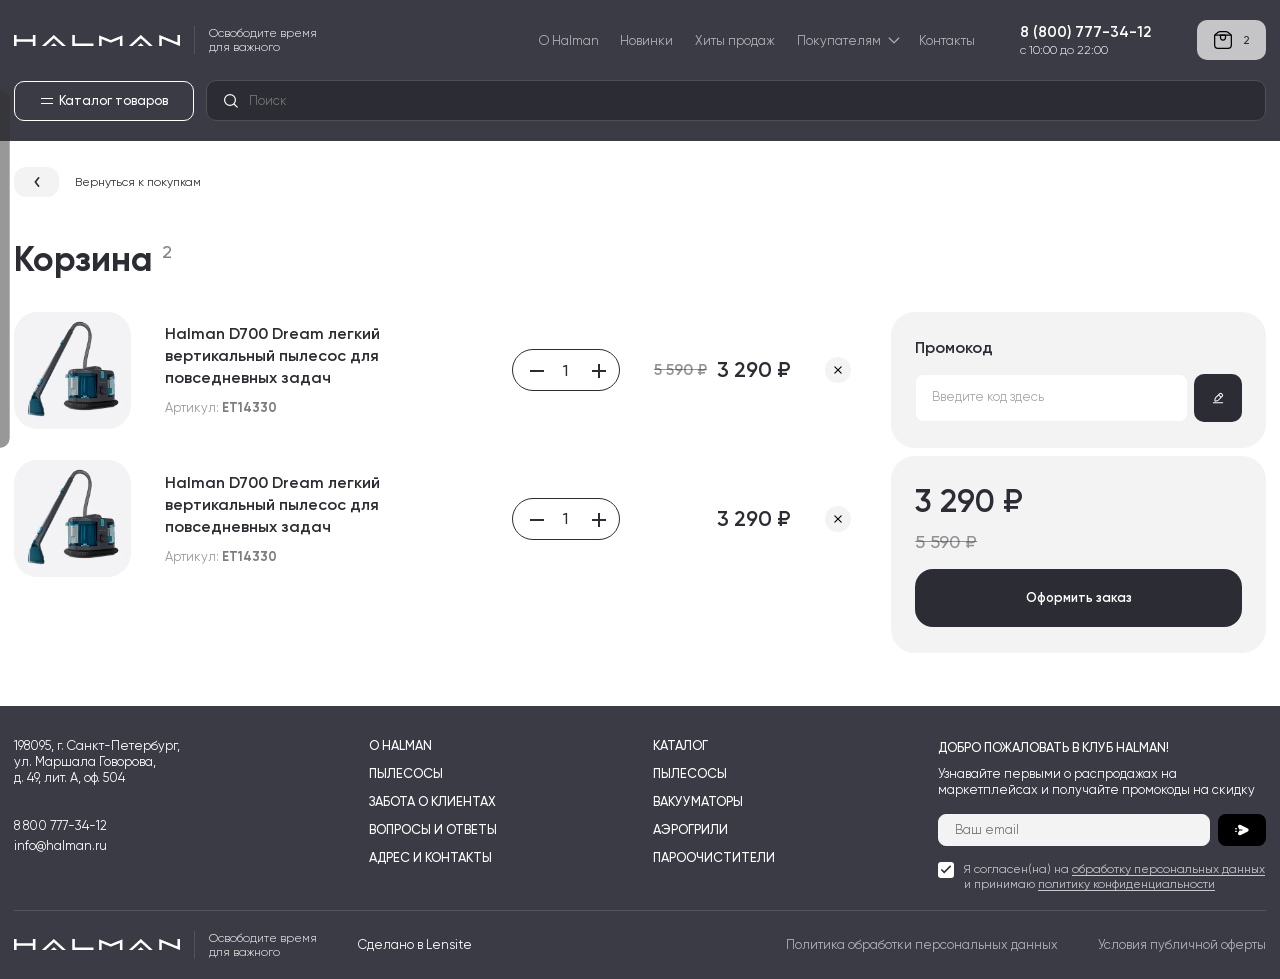
<file: cart.html>
<!doctype html>
<html lang="ru">
	<head>
		<meta charset="UTF-8">
		<meta name="robots" content="noindex, nofollow">
		<meta name="viewport" content="width=device-width, initial-scale=1, maximum-scale=1, user-scalable=yes">
		<link rel="preload" href="./assets/fonts/Gilroy-SemiBold.woff2" as="font" type="font/woff2" crossorigin="anonymous">
		<link rel="preload" href="./assets/fonts/Gilroy-Regular.woff2" as="font" type="font/woff2" crossorigin="anonymous">
		<link rel="preload" href="./assets/fonts/Gilroy-Medium.woff2" as="font" type="font/woff2" crossorigin="anonymous">
		<link rel="preload" href="./assets/fonts/Gilroy-Light.woff2" as="font" type="font/woff2" crossorigin="anonymous">
		<link rel="preload" href="./assets/fonts/Gilroy-Bold.woff2" as="font" type="font/woff2" crossorigin="anonymous">
		<link rel="shortcut icon" href="./assets/img/favicon.ico">
		<title>Корзина</title>
		<script type="module" crossorigin="" src="./js/cart.min.js?v=1779362476051"></script>
		<link rel="modulepreload" crossorigin="" href="./js/app.min.js">
		<link rel="stylesheet" crossorigin="" href="./css/style.min.css?v=1779362476051">
	</head>
	<body>
		<div class="wrapper">
			<header data-fls-header="" class="header">
				<div class="header__top">
					<div class="header__container-top">
						<div class="logo" data-fls-logo="">
							<a href="index.html" class="logo__link" aria-label="Halman — на главную">
								<span class="logo__mark">
									<img src="./assets/img/logo.svg" width="166" height="11" alt="" loading="lazy">
								</span>
							</a>
							<span class="logo__descriptor">Освободите время для важного</span>
						</div>
						<div class="header__navigation">
							<div class="header__menu menu">
								<button type="button" data-fls-menu="" class="menu__icon icon-menu" aria-label="Открыть меню">
									<span></span>
								</button>
								<nav class="menu__body">
									<ul class="menu__list">
										<li class="menu__item">
											<a href="about.html" class="menu__link">О Halman</a>
										</li>
										<li class="menu__item">
											<a href="#" class="menu__link">Новинки</a>
										</li>
										<li class="menu__item">
											<a href="#" class="menu__link">Хиты продаж</a>
										</li>
										<li class="menu__item menu__item_has-children" data-fls-menuhaschildren="">
											<a href="#" class="menu__link">Покупателям</a>
											<button type="button" class="menu__arrow" aria-expanded="false" aria-controls="submenu-customers" tabindex="-1"></button>
											<ul class="menu__sub-list" id="submenu-customers" hidden>
												<li>
													<a href="customer-care.html">Забота о клиентах</a>
												</li>
												<li>
													<a href="#">Вопросы и ответы</a>
												</li>
												<li>
													<a href="#">Клуб Halman</a>
												</li>
												<li>
													<a href="#">Серийный номер</a>
												</li>
											</ul>
										</li>
										<li class="menu__item">
											<a href="contacts.html" class="menu__link">Контакты</a>
										</li>
									</ul>
								</nav>
							</div>
						</div>
						<div class="header__contacts" data-fls-dynamic=".menu__body, 574.98, last">
							<a href="tel:88007773412" class="header__phone link-hover">8 (800) 777-34-12</a>
							<div class="header__worktime">с 10:00 до 22:00</div>
						</div>
						<a href="#" class="header__cart" data-fls-popup-link="cart" aria-label="Корзина">
							<span class="header__cart-icon">
								<svg class="icon" aria-hidden="true">
									<use href="./assets/img/spritemap.svg#sprite-cart"></use>
								</svg>
							</span>
							<span class="header__cart-count">2</span>
						</a>
					</div>
				</div>
				<div data-fls-header-scroll="" class="header__bottom">
					<div class="header__container-bottom">
						<div class="header__catalog" data-fls-dynamic=".menu__body, 991.98, 0">
							<div class="header-catalog" data-fls-headercatalog="">
								<button type="button" class="header-catalog__toggle">
									<span class="header-catalog__burger"></span>
									<span>Каталог товаров</span>
								</button>
								<button type="button" class="header-catalog__overlay" aria-label="Закрыть каталог"></button>
								<div class="header-catalog__wrapper" style="display: none;">
									<div class="header-catalog__container">
										<div class="header-catalog__mobile-head">
											<button type="button" class="header-catalog__back" aria-label="Назад"></button>
											<button type="button" class="header-catalog__mobile-title">Каталог товаров</button>
										</div>
										<div class="header-catalog__layout">
											<div class="header-catalog__categories">
												<button type="button" class="header-catalog__category _item-active" data-catalog-category="vacuum">
													<span class="header-catalog__category-image">
														<picture>
															<img data-fls-lazy="" alt="" loading="lazy" data-src="./assets/img/products/category1.webp">
														</picture>
													</span>
													<span class="header-catalog__category-title">Пылесосы</span>
													<span class="header-catalog__category-count">8</span>
												</button>
												<button type="button" class="header-catalog__category" data-catalog-category="vacuum-sealers">
													<span class="header-catalog__category-image">
														<picture>
															<img data-fls-lazy="" alt="" loading="lazy" data-src="./assets/img/products/category2.webp">
														</picture>
													</span>
													<span class="header-catalog__category-title">Вакууматоры</span>
													<span class="header-catalog__category-count">4</span>
												</button>
												<button type="button" class="header-catalog__category" data-catalog-category="airgrills">
													<span class="header-catalog__category-image">
														<picture>
															<img data-fls-lazy="" alt="" loading="lazy" data-src="./assets/img/products/category3.webp">
														</picture>
													</span>
													<span class="header-catalog__category-title">Аэрогрили</span>
													<span class="header-catalog__category-count">2</span>
												</button>
												<button type="button" class="header-catalog__category" data-catalog-category="steam">
													<span class="header-catalog__category-image">
														<picture>
															<img data-fls-lazy="" alt="" loading="lazy" data-src="./assets/img/products/category4.webp">
														</picture>
													</span>
													<span class="header-catalog__category-title">Пароочистители</span>
													<span class="header-catalog__category-count">4</span>
												</button>
											</div>
											<div class="header-catalog__models">
												<div class="header-catalog__model-group _item-active" data-catalog-panel="vacuum">
													<div class="header-catalog__model-head">
														<span>Моющие пылесосы</span>
														<span>6</span>
													</div>
													<a href="#" class="header-catalog__model" data-badge="new" data-image="assets/img/products/product1-image1.jpg" data-title="Вертикальный беспроводной пылесос Halman D700 Dream" data-text="Новинка от Halman повторяет исключительные характеристики известной модели." data-old-price="13 990 ₽" data-price="13 990 ₽">D700</a>
													<a href="#" class="header-catalog__model" data-image="assets/img/products/product2-image1.jpg" data-title="Вертикальный беспроводной пылесос Halman WVC100" data-text="Легкий корпус и удобная насадка для ежедневной уборки." data-price="13 990 ₽">WVC100</a>
													<a href="#" class="header-catalog__model" data-badge="new" data-image="assets/img/products/product3-image1.jpg" data-title="Вертикальный пылесос Halman D700 Dream Pro" data-text="Мощная модель для сухой и влажной уборки дома." data-old-price="13 990 ₽" data-price="13 990 ₽">D700DreamPro</a>
													<a href="#" class="header-catalog__model _item-active" data-badge="sale" data-image="assets/img/products/product4-image1.jpg" data-title="Вертикальный беспроводной пылесос Halman CSVC300" data-text="Новинка от Arnica повторяет исключительные характеристики известной модели Tesla Premium." data-old-price="13 990 ₽" data-price="13 990 ₽">TurboSteam</a>
													<a href="#" class="header-catalog__model" data-badge="hot" data-image="assets/img/products/product2-image1.jpg" data-title="CSVC300" data-text="Компактная модель для быстрой уборки без лишних проводов." data-price="13 990 ₽">CSVC300</a>
													<a href="#" class="header-catalog__model" data-badge="sale" data-image="assets/img/products/product1-image1.jpg" data-title="Моющий пылесос Halman WDVC2200 Aqua Power" data-text="Мощный моющий пылесос для сложных задач." data-old-price="13 990 ₽" data-price="13 990 ₽">WDVC2200 Aqua Power</a>
													<div class="header-catalog__model-head">
														<span>Вертикальные пылесосы</span>
														<span>2</span>
													</div>
													<a href="#" class="header-catalog__model" data-image="assets/img/products/product3-image1.jpg" data-title="Вертикальный пылесос Halman D700" data-text="Универсальная модель для ежедневной уборки." data-old-price="13 990 ₽" data-price="13 990 ₽">D700</a>
													<a href="#" class="header-catalog__model" data-image="assets/img/products/product4-image1.jpg" data-title="Вертикальный пылесос Halman WVC100" data-text="Практичный пылесос для быстрой уборки." data-old-price="13 990 ₽" data-price="13 990 ₽">WVC100</a>
													<a href="#" class="header-catalog__all btn btn_border-gray" data-fls-button="">
														<span>Все пылесосы Halman</span>
														<svg class="icon" aria-hidden="true">
															<use href="./assets/img/spritemap.svg#sprite-link-arrow"></use>
														</svg>
													</a>
												</div>
												<div class="header-catalog__model-group" data-catalog-panel="vacuum-sealers">
													<div class="header-catalog__model-head">
														<span>Вакууматоры</span>
														<span>4</span>
													</div>
													<a href="#" class="header-catalog__model" data-image="assets/img/products/category2.jpg" data-title="Вакууматор Halman HVS-1" data-text="Компактное решение для хранения продуктов." data-old-price="6 990 ₽" data-price="5 990 ₽">HVS-1</a>
													<a href="#" class="header-catalog__model" data-image="assets/img/products/category4.jpg" data-title="Вакууматор Halman Pro" data-text="Для регулярной домашней заготовки." data-old-price="8 990 ₽" data-price="7 990 ₽">Halman Pro</a>
												</div>
												<div class="header-catalog__model-group" data-catalog-panel="airgrills">
													<div class="header-catalog__model-head">
														<span>Аэрогрили</span>
														<span>2</span>
													</div>
													<a href="#" class="header-catalog__model" data-image="assets/img/products/category3.jpg" data-title="Аэрогриль Halman HAF-100" data-text="Готовьте любимые блюда с хрустящей корочкой." data-old-price="9 990 ₽" data-price="8 990 ₽">HAF-100</a>
													<a href="#" class="header-catalog__model" data-image="assets/img/products/product2-image1.jpg" data-title="Аэрогриль Halman HAF-200" data-text="Больше программ для повседневной кухни." data-old-price="11 990 ₽" data-price="10 990 ₽">HAF-200</a>
												</div>
												<div class="header-catalog__model-group" data-catalog-panel="steam">
													<div class="header-catalog__model-head">
														<span>Пароочистители</span>
														<span>4</span>
													</div>
													<a href="#" class="header-catalog__model" data-image="assets/img/products/product4-image1.jpg" data-title="Пароочиститель Halman Steam Pro" data-text="Глубокая очистка паром без лишней химии." data-old-price="13 990 ₽" data-price="12 990 ₽">Steam Pro</a>
													<a href="#" class="header-catalog__model" data-image="assets/img/products/product1-image1.jpg" data-title="Пароочиститель Halman Compact" data-text="Компактная модель для дома." data-old-price="10 990 ₽" data-price="9 990 ₽">Compact</a>
												</div>
											</div>
											<div class="header-catalog__preview">
												<div class="header-catalog__preview-badge badge badge_sale">Sale</div>
												<picture>
													<img data-fls-lazy="" alt="" loading="lazy" class="header-catalog__preview-image" data-src="./assets/img/products/product4-image1.webp">
												</picture>
											</div>
											<article class="product-card" data-fls-productcard="">
												<a href="single-products.html" class="product-card__image swiper" data-fls-slider="product-card" aria-label="Открыть товар: Вертикальный беспроводной пылесос Halman CSVC300">
													<span class="product-card__badges">
														<span class="product-card__badge badge badge_sale">sale</span>
													</span>
													<span class="product-card__pictures swiper-wrapper">
														<span class="product-card__slide swiper-slide">
															<picture>
																<img data-fls-lazy="" alt="" aria-hidden="true" loading="lazy" data-src="./assets/img/products/product4-image1.webp">
															</picture>
														</span>
													</span>
													<span class="product-card__gallery-nav" aria-hidden="true"></span>
													<span class="product-card__pagination swiper-pagination"></span>
												</a>
												<div class="product-card__body">
													<a href="single-products.html" class="product-card__title">Вертикальный беспроводной пылесос Halman CSVC300</a>
													<div class="product-card__text">
														Новинка от Arnica повторяет исключительные характеристики известной модели Tesla Premium.
													</div>
													<div class="product-card__prices">
														<span class="product-card__old-price">13 990 ₽</span>
														<span class="product-card__price">13 990 ₽</span>
													</div>
													<button type="button" class="product-card__button btn btn_bg-main" data-fls-button="" aria-label="Добавить в корзину: Вертикальный беспроводной пылесос Halman CSVC300">В корзину</button>
												</div>
											</article>
										</div>
									</div>
								</div>
							</div>
						</div>
						<div class="header__search" data-fls-dynamic=".header__container-top, 991.98,last">
							<div class="search" data-fls-search="">
								<form action="/search/" method="GET" class="search__form search-form" data-fls-dynamic=".search__container, 991.98, 1">
									<div class="search-form__wrapper">
										<div class="search-form__input">
											<span class="search__icon">
												<svg class="icon icon_search" aria-hidden="true">
													<use href="./assets/img/spritemap.svg#sprite-search"></use>
												</svg>
											</span>
											<span id="search-label" class="sr-only">Поиск</span>
											<input data-fls-input="" autocomplete="off" type="text" name="q" value="" placeholder="Поиск" data-placeholder="Поиск" aria-labelledby="search-label" class="search__input input">
											<button type="reset" class="search__close search-form__reset animation" data-fls-iconanimation="" aria-label="Закрыть поиск">
												<svg class="icon icon_close animation__object" aria-hidden="true">
													<use href="./assets/img/spritemap.svg#sprite-close"></use>
												</svg>
											</button>
										</div>
									</div>
								</form>
								<button type="button" class="search__mobile-toggle search-form__btn animation" data-fls-iconanimation="" aria-label="Открыть поиск">
									<svg class="icon icon_search animation__object" aria-hidden="true">
										<use href="./assets/img/spritemap.svg#sprite-search"></use>
									</svg>
								</button>
								<button type="button" class="search__overlay" aria-label="Закрыть поиск"></button>
								<div class="search__modal" aria-hidden="true" style="display: none;">
									<div class="search__container">
										<div class="search__caption">Поиск</div>
										<div class="search__results search-results">
											<div class="search-results__tags">
												<a href="/search/?q=Пылесос D700" class="search-results__tag">Пылесос D700</a>
												<a href="/search/?q=Пылесос WVC100" class="search-results__tag">Пылесос WVC100</a>
												<a href="/search/?q=Пылесос TurboSteam" class="search-results__tag">Пылесос TurboSteam</a>
												<a href="/search/?q=Вакууматор Halman-hvs-1" class="search-results__tag">Вакууматор Halman-hvs-1</a>
												<a href="/search/?q=Аэрогриль HAF-100" class="search-results__tag">Аэрогриль HAF-100</a>
											</div>
											<div class="search-results__title">Популярные товары</div>
											<div class="search-results__items">
												<a href="#" class="search-results__item search-item">
													<div class="search-item__image">
														<picture>
															<img data-fls-lazy="" alt="" loading="lazy" data-src="./assets/img/products/product1-image1.webp">
														</picture>
													</div>
													<div class="search-item__body">
														<div class="search-item__title">Вертикальный пылесос Halman D700 Dream</div>
														<div class="search-item__price">13 990 ₽</div>
													</div>
												</a>
												<a href="#" class="search-results__item search-item">
													<div class="search-item__image">
														<picture>
															<img data-fls-lazy="" alt="" loading="lazy" data-src="./assets/img/products/product2-image1.webp">
														</picture>
													</div>
													<div class="search-item__body">
														<div class="search-item__title">Универсальный дезинфицирующий моющий пылесос с паром 4 в 1 TurboSteam</div>
														<div class="search-item__price">13 990 ₽</div>
													</div>
												</a>
												<a href="#" class="search-results__item search-item">
													<div class="search-item__image">
														<picture>
															<img data-fls-lazy="" alt="" loading="lazy" data-src="./assets/img/products/product3-image1.webp">
														</picture>
													</div>
													<div class="search-item__body">
														<div class="search-item__title">Вертикальный пылесос Halman D700 Dream</div>
														<div class="search-item__price">13 990 ₽</div>
													</div>
												</a>
												<a href="#" class="search-results__item search-item">
													<div class="search-item__image">
														<picture>
															<img data-fls-lazy="" alt="" loading="lazy" data-src="./assets/img/products/product4-image1.webp">
														</picture>
													</div>
													<div class="search-item__body">
														<div class="search-item__title">Универсальный дезинфицирующий моющий пылесос с паром 4 в 1 TurboSteam</div>
														<div class="search-item__price">13 990 ₽</div>
													</div>
												</a>
											</div>
										</div>
									</div>
								</div>
							</div>
						</div>
						<a href="#" class="header__cart header__cart_bottom" data-fls-popup-link="cart" aria-label="Корзина">
							<span class="header__cart-icon">
								<svg class="icon" aria-hidden="true">
									<use href="./assets/img/spritemap.svg#sprite-cart"></use>
								</svg>
							</span>
							<span class="header__cart-count">2</span>
						</a>
					</div>
				</div>
			</header>
			<main class="page">
				<section class="cart-section" data-fls-cart="">
					<div class="cart-section__container">
						<div class="cart-section__back _heading">
							<a href="/catalog/" class="popup-cart__back">
								<span class="popup-cart__back-icon">
									<svg class="icon" aria-hidden="true">
										<use href="./assets/img/spritemap.svg#sprite-arrow"></use>
									</svg>
								</span>
								<span>Вернуться к покупкам</span>
							</a>
						</div>
						<div class="cart-section__heading _heading">
							<h1 class="cart-section__title">
								Корзина
								<sup>2</sup>
							</h1>
						</div>
						<div id="warning_message"></div>
						<form method="post" action="/personal/cart/" name="basket_form" id="basket_form">
							<div class="cart-section__grid" id="cart">
								<div class="cart-section__main">
									<ul class="cart-section__items">
										<li class="cart-item cart-item_basket" data-itemid="1767565" data-itemproductid="4474" name="Halman D700 Dream легкий вертикальный пылесос для повседневных задач">
											<a href="/single-products.html" class="cart-item__image">
												<picture>
													<img alt="Halman D700 Dream" loading="lazy" src="./assets/img/products/product1-image1.webp">
												</picture>
											</a>
											<div class="cart-item__about">
												<a href="/single-products.html" class="cart-item__name">Halman D700 Dream легкий вертикальный пылесос для повседневных задач</a>
												<div class="cart-item__code">
													Артикул:
													<strong>ET14330</strong>
												</div>
											</div>
											<div class="cart-item__quantity">
												<div data-fls-quantity="" class="quantity">
													<button data-fls-quantity-minus="" type="button" class="quantity__button quantity__button--minus" aria-label="Уменьшить количество"></button>
													<div class="quantity__input">
														<input data-fls-quantity-value="" autocomplete="off" type="text" name="quantity[]" value="1" aria-label="Количество">
													</div>
													<button data-fls-quantity-plus="" type="button" class="quantity__button quantity__button--plus" aria-label="Увеличить количество"></button>
												</div>
											</div>
											<div class="cart-item__price">
												<div class="price">
													<div class="price price_old">5 590 ₽</div>
													<div class="price price_new">3 290 ₽</div>
												</div>
											</div>
											<div class="cart-item__actions">
												<div class="cart-item__remove deleteFromCart_1c" data-itemid="1767565">
													<button type="button" aria-label="Удалить товар">
														<svg class="icon" aria-hidden="true">
															<use href="./assets/img/spritemap.svg#sprite-close"></use>
														</svg>
													</button>
												</div>
											</div>
										</li>
										<li class="cart-item cart-item_basket" data-itemid="1767566" data-itemproductid="20886" name="Halman D700 Dream легкий вертикальный пылесос для повседневных задач">
											<a href="/single-products.html" class="cart-item__image">
												<picture>
													<img alt="Halman D700 Dream" loading="lazy" src="./assets/img/products/product1-image1.webp">
												</picture>
											</a>
											<div class="cart-item__about">
												<a href="/single-products.html" class="cart-item__name">Halman D700 Dream легкий вертикальный пылесос для повседневных задач</a>
												<div class="cart-item__code">
													Артикул:
													<strong>ET14330</strong>
												</div>
											</div>
											<div class="cart-item__quantity">
												<div data-fls-quantity="" class="quantity">
													<button data-fls-quantity-minus="" type="button" class="quantity__button quantity__button--minus" aria-label="Уменьшить количество"></button>
													<div class="quantity__input">
														<input data-fls-quantity-value="" autocomplete="off" type="text" name="quantity[]" value="1" aria-label="Количество">
													</div>
													<button data-fls-quantity-plus="" type="button" class="quantity__button quantity__button--plus" aria-label="Увеличить количество"></button>
												</div>
											</div>
											<div class="cart-item__price">
												<div class="price">
													<div class="price price_current">3 290 ₽</div>
												</div>
											</div>
											<div class="cart-item__actions">
												<div class="cart-item__remove deleteFromCart_1c" data-itemid="1767566">
													<button type="button" aria-label="Удалить товар">
														<svg class="icon" aria-hidden="true">
															<use href="./assets/img/spritemap.svg#sprite-close"></use>
														</svg>
													</button>
												</div>
											</div>
										</li>
									</ul>
									<div style="display: none;"></div>
								</div>
								<aside class="cart-section__sidebar cart-sidebar">
									<div class="cart-sidebar__wrapper">
										<div class="cart-sidebar__card cart-sidebar__promocode promocode">
											<div class="promocode__wrapper">
												<div class="activated-promo">
													<div class="cart-sidebar__caption promocode__label">Активированный промокод</div>
													<div class="promocode__row">
														<input name="promo" type="text" class="form__input" value="" placeholder="Введите код здесь" data-placeholder="Введите код здесь">
														<button class="promocode-change__btn btn btn_bg-gray">Изменить</button>
													</div>
												</div>
												<div class="default-promo active">
													<div class="cart-sidebar__caption promocode__label">Промокод</div>
													<div class="promocode__row">
														<input name="promo" type="text" class="input form__input" placeholder="Введите код здесь" data-placeholder="Введите код здесь">
														<button class="promocode__btn btn btn_bg-main">
															<svg class="icon" aria-hidden="true">
																<use href="./assets/img/spritemap.svg#sprite-edit"></use>
															</svg>
														</button>
													</div>
												</div>
												<div class="promocode__notify"></div>
											</div>
										</div>
										<div class="cart-sidebar__card cart-sidebar__total cart-total">
											<div class="cart-total__wrapper">
												<div class="cart-sidebar__caption cart-total__caption">Стоимость заказа:</div>
												<div class="cart-total__price">
													<div class="price">
														<div class="price price_new">3 290 ₽</div>
														<div class="price price_old">5 590 ₽</div>
													</div>
												</div>
												<div class="cart-total__button">
													<a href="/personal/order/" class="btn btn_big btn_bg-main">Оформить заказ</a>
												</div>
											</div>
										</div>
									</div>
								</aside>
							</div>
							<input type="hidden" name="BasketOrder" value="BasketOrder">
							<!-- <input type="hidden" name="ajax_post" id="ajax_post" value="Y"> -->
						</form>
					</div>
				</section>
			</main>
			<footer data-fls-footer="" class="footer">
				<div class="footer__container">
					<div class="footer__top">
						<div class="footer__contacts">
							<address class="footer__address">
								198095, г. Санкт-Петербург,
								<br>
								ул. Маршала Говорова,
								<br>
								д. 49, лит. А, оф. 504
							</address>
							<div class="footer__contact-list">
								<a href="tel:88007773412" class="footer__contact link-hover">8 800 777-34-12</a>
								<a href="mailto:info@halman.ru" class="footer__contact link-hover">info@halman.ru</a>
							</div>
						</div>
						<nav class="footer__nav" aria-label="Навигация в футере">
							<ul class="footer__list">
								<li class="footer__item">
									<a href="#" class="footer__link link-hover">О Halman</a>
								</li>
								<li class="footer__item">
									<a href="#" class="footer__link link-hover">Пылесосы</a>
								</li>
								<li class="footer__item">
									<a href="#" class="footer__link link-hover">Забота о клиентах</a>
								</li>
								<li class="footer__item">
									<a href="#" class="footer__link link-hover">Вопросы и ответы</a>
								</li>
								<li class="footer__item">
									<a href="#" class="footer__link link-hover">Адрес и контакты</a>
								</li>
							</ul>
							<ul class="footer__list">
								<li class="footer__item">
									<a href="#" class="footer__link link-hover">Каталог</a>
								</li>
								<li class="footer__item">
									<a href="#" class="footer__link link-hover">Пылесосы</a>
								</li>
								<li class="footer__item">
									<a href="#" class="footer__link link-hover">Вакууматоры</a>
								</li>
								<li class="footer__item">
									<a href="#" class="footer__link link-hover">Аэрогрили</a>
								</li>
								<li class="footer__item">
									<a href="#" class="footer__link link-hover">Пароочистители</a>
								</li>
							</ul>
						</nav>
						<div class="footer__subscribe subscribe">
							<div class="subscribe__head">
								<div class="subscribe__title">Добро пожаловать в клуб Halman!</div>
								<div class="subscribe__text">
									Узнавайте первыми о распродажах на маркетплейсах и получайте промокоды на скидку
								</div>
							</div>
							<form action="#" method="POST" class="subscribe__form">
								<label class="subscribe__field">
									<span class="sr-only">Email</span>
									<input data-fls-input="" autocomplete="off" type="email" name="email" placeholder="Ваш email" class="subscribe__input input">
								</label>
								<button type="button" class="subscribe__submit" data-fls-popup-link="subscribe-success" aria-label="Подписаться">
									<svg class="icon" aria-hidden="true">
										<use href="./assets/img/spritemap.svg#sprite-send"></use>
									</svg>
								</button>
							</form>
							<label class="subscribe__agree checkbox" data-fls-checkbox="">
								<input class="checkbox__input" type="checkbox" name="agree" checked>
								<span class="checkbox__text">
									Я согласен(на) на
									<a href="#" class="link-underline">обработку персональных данных</a>
									и принимаю
									<a href="#" class="link-underline">политику конфиденциальности</a>
								</span>
							</label>
						</div>
					</div>
					<div class="footer__bottom">
						<div class="logo" data-fls-logo="">
							<a href="index.html" class="logo__link" aria-label="Halman — на главную">
								<span class="logo__mark">
									<img src="./assets/img/logo.svg" width="166" height="11" alt="" loading="lazy">
								</span>
							</a>
							<span class="logo__descriptor">Освободите время для важного</span>
						</div>
						<div class="footer__made">
							<a href="https://lensite.ru/" class="link-hover" target="_blank" rel="noopener noreferrer">Сделано в Lensite</a>
						</div>
						<a href="#" class="footer__policy link-hover">Политика обработки персональных данных</a>
						<a href="#" class="footer__offer link-hover">Условия публичной оферты</a>
					</div>
				</div>
			</footer>
		</div>
		<div data-fls-popup="cart" aria-hidden="true" class="popup popup_cart cart-popup">
			<div data-fls-popup-wrapper="" class="popup__wrapper cart-popup__wrapper">
				<div data-fls-popup-body="" class="popup__body cart-popup__body">
					<div data-fls-popup-content="" class="cart-popup__content">
						<div class="cart-popup__head">
							<div class="cart-popup__title">
								<span>Корзина</span>
								<span class="cart-popup__count">2</span>
							</div>
							<button data-fls-popup-close="" type="button" class="cart-popup__close animation" data-fls-iconanimation="" aria-label="Закрыть корзину">
								<svg class="icon animation__object" aria-hidden="true">
									<use href="./assets/img/spritemap.svg#sprite-close"></use>
								</svg>
							</button>
						</div>
						<div class="cart-popup__items">
							<div class="cart-popup__item cart-item">
								<a href="#" class="cart-item__image">
									<picture>
										<img data-fls-lazy="" alt="" loading="lazy" data-src="./assets/img/products/product1-image1.webp">
									</picture>
								</a>
								<div class="cart-item__about">
									<a href="#" class="cart-item__name">Halman D700 Dream легкий вертикальный пылесос для повседневных задач</a>
									<div class="cart-item__code">
										Артикул:
										<strong>ET14330</strong>
									</div>
								</div>
								<div data-fls-quantity="" class="cart-item__quantity quantity">
									<button data-fls-quantity-minus="" type="button" class="quantity__button quantity__button--minus" aria-label="Уменьшить количество"></button>
									<div class="quantity__input">
										<input data-fls-quantity-value="" autocomplete="off" type="text" name="quantity[]" value="1" aria-label="Количество">
									</div>
									<button data-fls-quantity-plus="" type="button" class="quantity__button quantity__button--plus" aria-label="Увеличить количество"></button>
								</div>
								<div class="cart-item__price">
									<div class="price">
										<div class="price price_old">5 590 ₽</div>
										<div class="price price_new">3 290 ₽</div>
									</div>
								</div>
								<div class="cart-item__actions">
									<button type="button" class="cart-item__remove animation" data-fls-iconanimation="" aria-label="Удалить товар">
										<svg class="icon animation__object" aria-hidden="true">
											<use href="./assets/img/spritemap.svg#sprite-close"></use>
										</svg>
									</button>
								</div>
							</div>
							<div class="cart-popup__item cart-item">
								<a href="#" class="cart-item__image">
									<picture>
										<img data-fls-lazy="" alt="" loading="lazy" data-src="./assets/img/products/product1-image1.webp">
									</picture>
								</a>
								<div class="cart-item__about">
									<a href="#" class="cart-item__name">Halman D700 Dream легкий вертикальный пылесос для повседневных задач</a>
									<div class="cart-item__code">
										Артикул:
										<strong>ET14330</strong>
									</div>
								</div>
								<div data-fls-quantity="" class="cart-item__quantity quantity">
									<button data-fls-quantity-minus="" type="button" class="quantity__button quantity__button--minus" aria-label="Уменьшить количество"></button>
									<div class="quantity__input">
										<input data-fls-quantity-value="" autocomplete="off" type="text" name="quantity[]" value="1" aria-label="Количество">
									</div>
									<button data-fls-quantity-plus="" type="button" class="quantity__button quantity__button--plus" aria-label="Увеличить количество"></button>
								</div>
								<div class="cart-item__price">
									<div class="price">
										<div class="price price_current">3 290 ₽</div>
									</div>
								</div>
								<div class="cart-item__actions">
									<button type="button" class="cart-item__remove animation" data-fls-iconanimation="" aria-label="Удалить товар">
										<svg class="icon animation__object" aria-hidden="true">
											<use href="./assets/img/spritemap.svg#sprite-close"></use>
										</svg>
									</button>
								</div>
							</div>
							<div class="cart-popup__item cart-item">
								<a href="#" class="cart-item__image">
									<picture>
										<img data-fls-lazy="" alt="" loading="lazy" data-src="./assets/img/products/product1-image1.webp">
									</picture>
								</a>
								<div class="cart-item__about">
									<a href="#" class="cart-item__name">Halman D700 Dream легкий вертикальный пылесос для повседневных задач</a>
									<div class="cart-item__code">
										Артикул:
										<strong>ET14330</strong>
									</div>
								</div>
								<div data-fls-quantity="" class="cart-item__quantity quantity">
									<button data-fls-quantity-minus="" type="button" class="quantity__button quantity__button--minus" aria-label="Уменьшить количество"></button>
									<div class="quantity__input">
										<input data-fls-quantity-value="" autocomplete="off" type="text" name="quantity[]" value="1" aria-label="Количество">
									</div>
									<button data-fls-quantity-plus="" type="button" class="quantity__button quantity__button--plus" aria-label="Увеличить количество"></button>
								</div>
								<div class="cart-item__price">
									<div class="price">
										<div class="price price_old">5 590 ₽</div>
										<div class="price price_new">3 290 ₽</div>
									</div>
								</div>
								<div class="cart-item__actions">
									<button type="button" class="cart-item__remove animation" data-fls-iconanimation="" aria-label="Удалить товар">
										<svg class="icon animation__object" aria-hidden="true">
											<use href="./assets/img/spritemap.svg#sprite-close"></use>
										</svg>
									</button>
								</div>
							</div>
							<div class="cart-popup__item cart-item">
								<a href="#" class="cart-item__image">
									<picture>
										<img data-fls-lazy="" alt="" loading="lazy" data-src="./assets/img/products/product1-image1.webp">
									</picture>
								</a>
								<div class="cart-item__about">
									<a href="#" class="cart-item__name">Halman D700 Dream легкий вертикальный пылесос для повседневных задач</a>
									<div class="cart-item__code">
										Артикул:
										<strong>ET14330</strong>
									</div>
								</div>
								<div data-fls-quantity="" class="cart-item__quantity quantity">
									<button data-fls-quantity-minus="" type="button" class="quantity__button quantity__button--minus" aria-label="Уменьшить количество"></button>
									<div class="quantity__input">
										<input data-fls-quantity-value="" autocomplete="off" type="text" name="quantity[]" value="1" aria-label="Количество">
									</div>
									<button data-fls-quantity-plus="" type="button" class="quantity__button quantity__button--plus" aria-label="Увеличить количество"></button>
								</div>
								<div class="cart-item__price">
									<div class="price">
										<div class="price price_current">3 290 ₽</div>
									</div>
								</div>
								<div class="cart-item__actions">
									<button type="button" class="cart-item__remove animation" data-fls-iconanimation="" aria-label="Удалить товар">
										<svg class="icon animation__object" aria-hidden="true">
											<use href="./assets/img/spritemap.svg#sprite-close"></use>
										</svg>
									</button>
								</div>
							</div>
							<div class="cart-popup__item cart-item">
								<a href="#" class="cart-item__image">
									<picture>
										<img data-fls-lazy="" alt="" loading="lazy" data-src="./assets/img/products/product1-image1.webp">
									</picture>
								</a>
								<div class="cart-item__about">
									<a href="#" class="cart-item__name">Halman D700 Dream легкий вертикальный пылесос для повседневных задач</a>
									<div class="cart-item__code">
										Артикул:
										<strong>ET14330</strong>
									</div>
								</div>
								<div data-fls-quantity="" class="cart-item__quantity quantity">
									<button data-fls-quantity-minus="" type="button" class="quantity__button quantity__button--minus" aria-label="Уменьшить количество"></button>
									<div class="quantity__input">
										<input data-fls-quantity-value="" autocomplete="off" type="text" name="quantity[]" value="1" aria-label="Количество">
									</div>
									<button data-fls-quantity-plus="" type="button" class="quantity__button quantity__button--plus" aria-label="Увеличить количество"></button>
								</div>
								<div class="cart-item__price">
									<div class="price">
										<div class="price price_old">5 590 ₽</div>
										<div class="price price_new">3 290 ₽</div>
									</div>
								</div>
								<div class="cart-item__actions">
									<button type="button" class="cart-item__remove animation" data-fls-iconanimation="" aria-label="Удалить товар">
										<svg class="icon animation__object" aria-hidden="true">
											<use href="./assets/img/spritemap.svg#sprite-close"></use>
										</svg>
									</button>
								</div>
							</div>
							<div class="cart-popup__item cart-item">
								<a href="#" class="cart-item__image">
									<picture>
										<img data-fls-lazy="" alt="" loading="lazy" data-src="./assets/img/products/product1-image1.webp">
									</picture>
								</a>
								<div class="cart-item__about">
									<a href="#" class="cart-item__name">Halman D700 Dream легкий вертикальный пылесос для повседневных задач</a>
									<div class="cart-item__code">
										Артикул:
										<strong>ET14330</strong>
									</div>
								</div>
								<div data-fls-quantity="" class="cart-item__quantity quantity">
									<button data-fls-quantity-minus="" type="button" class="quantity__button quantity__button--minus" aria-label="Уменьшить количество"></button>
									<div class="quantity__input">
										<input data-fls-quantity-value="" autocomplete="off" type="text" name="quantity[]" value="1" aria-label="Количество">
									</div>
									<button data-fls-quantity-plus="" type="button" class="quantity__button quantity__button--plus" aria-label="Увеличить количество"></button>
								</div>
								<div class="cart-item__price">
									<div class="price">
										<div class="price price_current">3 290 ₽</div>
									</div>
								</div>
								<div class="cart-item__actions">
									<button type="button" class="cart-item__remove animation" data-fls-iconanimation="" aria-label="Удалить товар">
										<svg class="icon animation__object" aria-hidden="true">
											<use href="./assets/img/spritemap.svg#sprite-close"></use>
										</svg>
									</button>
								</div>
							</div>
							<div class="cart-popup__item cart-item">
								<a href="#" class="cart-item__image">
									<picture>
										<img data-fls-lazy="" alt="" loading="lazy" data-src="./assets/img/products/product1-image1.webp">
									</picture>
								</a>
								<div class="cart-item__about">
									<a href="#" class="cart-item__name">Halman D700 Dream легкий вертикальный пылесос для повседневных задач</a>
									<div class="cart-item__code">
										Артикул:
										<strong>ET14330</strong>
									</div>
								</div>
								<div data-fls-quantity="" class="cart-item__quantity quantity">
									<button data-fls-quantity-minus="" type="button" class="quantity__button quantity__button--minus" aria-label="Уменьшить количество"></button>
									<div class="quantity__input">
										<input data-fls-quantity-value="" autocomplete="off" type="text" name="quantity[]" value="1" aria-label="Количество">
									</div>
									<button data-fls-quantity-plus="" type="button" class="quantity__button quantity__button--plus" aria-label="Увеличить количество"></button>
								</div>
								<div class="cart-item__price">
									<div class="price">
										<div class="price price_old">5 590 ₽</div>
										<div class="price price_new">3 290 ₽</div>
									</div>
								</div>
								<div class="cart-item__actions">
									<button type="button" class="cart-item__remove animation" data-fls-iconanimation="" aria-label="Удалить товар">
										<svg class="icon animation__object" aria-hidden="true">
											<use href="./assets/img/spritemap.svg#sprite-close"></use>
										</svg>
									</button>
								</div>
							</div>
							<div class="cart-popup__item cart-item">
								<a href="#" class="cart-item__image">
									<picture>
										<img data-fls-lazy="" alt="" loading="lazy" data-src="./assets/img/products/product1-image1.webp">
									</picture>
								</a>
								<div class="cart-item__about">
									<a href="#" class="cart-item__name">Halman D700 Dream легкий вертикальный пылесос для повседневных задач</a>
									<div class="cart-item__code">
										Артикул:
										<strong>ET14330</strong>
									</div>
								</div>
								<div data-fls-quantity="" class="cart-item__quantity quantity">
									<button data-fls-quantity-minus="" type="button" class="quantity__button quantity__button--minus" aria-label="Уменьшить количество"></button>
									<div class="quantity__input">
										<input data-fls-quantity-value="" autocomplete="off" type="text" name="quantity[]" value="1" aria-label="Количество">
									</div>
									<button data-fls-quantity-plus="" type="button" class="quantity__button quantity__button--plus" aria-label="Увеличить количество"></button>
								</div>
								<div class="cart-item__price">
									<div class="price">
										<div class="price price_current">3 290 ₽</div>
									</div>
								</div>
								<div class="cart-item__actions">
									<button type="button" class="cart-item__remove animation" data-fls-iconanimation="" aria-label="Удалить товар">
										<svg class="icon animation__object" aria-hidden="true">
											<use href="./assets/img/spritemap.svg#sprite-close"></use>
										</svg>
									</button>
								</div>
							</div>
							<div class="cart-popup__item cart-item">
								<a href="#" class="cart-item__image">
									<picture>
										<img data-fls-lazy="" alt="" loading="lazy" data-src="./assets/img/products/product1-image1.webp">
									</picture>
								</a>
								<div class="cart-item__about">
									<a href="#" class="cart-item__name">Halman D700 Dream легкий вертикальный пылесос для повседневных задач</a>
									<div class="cart-item__code">
										Артикул:
										<strong>ET14330</strong>
									</div>
								</div>
								<div data-fls-quantity="" class="cart-item__quantity quantity">
									<button data-fls-quantity-minus="" type="button" class="quantity__button quantity__button--minus" aria-label="Уменьшить количество"></button>
									<div class="quantity__input">
										<input data-fls-quantity-value="" autocomplete="off" type="text" name="quantity[]" value="1" aria-label="Количество">
									</div>
									<button data-fls-quantity-plus="" type="button" class="quantity__button quantity__button--plus" aria-label="Увеличить количество"></button>
								</div>
								<div class="cart-item__price">
									<div class="price">
										<div class="price price_old">5 590 ₽</div>
										<div class="price price_new">3 290 ₽</div>
									</div>
								</div>
								<div class="cart-item__actions">
									<button type="button" class="cart-item__remove animation" data-fls-iconanimation="" aria-label="Удалить товар">
										<svg class="icon animation__object" aria-hidden="true">
											<use href="./assets/img/spritemap.svg#sprite-close"></use>
										</svg>
									</button>
								</div>
							</div>
							<div class="cart-popup__item cart-item">
								<a href="#" class="cart-item__image">
									<picture>
										<img data-fls-lazy="" alt="" loading="lazy" data-src="./assets/img/products/product1-image1.webp">
									</picture>
								</a>
								<div class="cart-item__about">
									<a href="#" class="cart-item__name">Halman D700 Dream легкий вертикальный пылесос для повседневных задач</a>
									<div class="cart-item__code">
										Артикул:
										<strong>ET14330</strong>
									</div>
								</div>
								<div data-fls-quantity="" class="cart-item__quantity quantity">
									<button data-fls-quantity-minus="" type="button" class="quantity__button quantity__button--minus" aria-label="Уменьшить количество"></button>
									<div class="quantity__input">
										<input data-fls-quantity-value="" autocomplete="off" type="text" name="quantity[]" value="1" aria-label="Количество">
									</div>
									<button data-fls-quantity-plus="" type="button" class="quantity__button quantity__button--plus" aria-label="Увеличить количество"></button>
								</div>
								<div class="cart-item__price">
									<div class="price">
										<div class="price price_current">3 290 ₽</div>
									</div>
								</div>
								<div class="cart-item__actions">
									<button type="button" class="cart-item__remove animation" data-fls-iconanimation="" aria-label="Удалить товар">
										<svg class="icon animation__object" aria-hidden="true">
											<use href="./assets/img/spritemap.svg#sprite-close"></use>
										</svg>
									</button>
								</div>
							</div>
							<div class="cart-popup__item cart-item">
								<a href="#" class="cart-item__image">
									<picture>
										<img data-fls-lazy="" alt="" loading="lazy" data-src="./assets/img/products/product1-image1.webp">
									</picture>
								</a>
								<div class="cart-item__about">
									<a href="#" class="cart-item__name">Halman D700 Dream легкий вертикальный пылесос для повседневных задач</a>
									<div class="cart-item__code">
										Артикул:
										<strong>ET14330</strong>
									</div>
								</div>
								<div data-fls-quantity="" class="cart-item__quantity quantity">
									<button data-fls-quantity-minus="" type="button" class="quantity__button quantity__button--minus" aria-label="Уменьшить количество"></button>
									<div class="quantity__input">
										<input data-fls-quantity-value="" autocomplete="off" type="text" name="quantity[]" value="1" aria-label="Количество">
									</div>
									<button data-fls-quantity-plus="" type="button" class="quantity__button quantity__button--plus" aria-label="Увеличить количество"></button>
								</div>
								<div class="cart-item__price">
									<div class="price">
										<div class="price price_old">5 590 ₽</div>
										<div class="price price_new">3 290 ₽</div>
									</div>
								</div>
								<div class="cart-item__actions">
									<button type="button" class="cart-item__remove animation" data-fls-iconanimation="" aria-label="Удалить товар">
										<svg class="icon animation__object" aria-hidden="true">
											<use href="./assets/img/spritemap.svg#sprite-close"></use>
										</svg>
									</button>
								</div>
							</div>
							<div class="cart-popup__item cart-item">
								<a href="#" class="cart-item__image">
									<picture>
										<img data-fls-lazy="" alt="" loading="lazy" data-src="./assets/img/products/product1-image1.webp">
									</picture>
								</a>
								<div class="cart-item__about">
									<a href="#" class="cart-item__name">Halman D700 Dream легкий вертикальный пылесос для повседневных задач</a>
									<div class="cart-item__code">
										Артикул:
										<strong>ET14330</strong>
									</div>
								</div>
								<div data-fls-quantity="" class="cart-item__quantity quantity">
									<button data-fls-quantity-minus="" type="button" class="quantity__button quantity__button--minus" aria-label="Уменьшить количество"></button>
									<div class="quantity__input">
										<input data-fls-quantity-value="" autocomplete="off" type="text" name="quantity[]" value="1" aria-label="Количество">
									</div>
									<button data-fls-quantity-plus="" type="button" class="quantity__button quantity__button--plus" aria-label="Увеличить количество"></button>
								</div>
								<div class="cart-item__price">
									<div class="price">
										<div class="price price_current">3 290 ₽</div>
									</div>
								</div>
								<div class="cart-item__actions">
									<button type="button" class="cart-item__remove animation" data-fls-iconanimation="" aria-label="Удалить товар">
										<svg class="icon animation__object" aria-hidden="true">
											<use href="./assets/img/spritemap.svg#sprite-close"></use>
										</svg>
									</button>
								</div>
							</div>
							<div class="cart-popup__item cart-item">
								<a href="#" class="cart-item__image">
									<picture>
										<img data-fls-lazy="" alt="" loading="lazy" data-src="./assets/img/products/product1-image1.webp">
									</picture>
								</a>
								<div class="cart-item__about">
									<a href="#" class="cart-item__name">Halman D700 Dream легкий вертикальный пылесос для повседневных задач</a>
									<div class="cart-item__code">
										Артикул:
										<strong>ET14330</strong>
									</div>
								</div>
								<div data-fls-quantity="" class="cart-item__quantity quantity">
									<button data-fls-quantity-minus="" type="button" class="quantity__button quantity__button--minus" aria-label="Уменьшить количество"></button>
									<div class="quantity__input">
										<input data-fls-quantity-value="" autocomplete="off" type="text" name="quantity[]" value="1" aria-label="Количество">
									</div>
									<button data-fls-quantity-plus="" type="button" class="quantity__button quantity__button--plus" aria-label="Увеличить количество"></button>
								</div>
								<div class="cart-item__price">
									<div class="price">
										<div class="price price_old">5 590 ₽</div>
										<div class="price price_new">3 290 ₽</div>
									</div>
								</div>
								<div class="cart-item__actions">
									<button type="button" class="cart-item__remove animation" data-fls-iconanimation="" aria-label="Удалить товар">
										<svg class="icon animation__object" aria-hidden="true">
											<use href="./assets/img/spritemap.svg#sprite-close"></use>
										</svg>
									</button>
								</div>
							</div>
							<div class="cart-popup__item cart-item">
								<a href="#" class="cart-item__image">
									<picture>
										<img data-fls-lazy="" alt="" loading="lazy" data-src="./assets/img/products/product1-image1.webp">
									</picture>
								</a>
								<div class="cart-item__about">
									<a href="#" class="cart-item__name">Halman D700 Dream легкий вертикальный пылесос для повседневных задач</a>
									<div class="cart-item__code">
										Артикул:
										<strong>ET14330</strong>
									</div>
								</div>
								<div data-fls-quantity="" class="cart-item__quantity quantity">
									<button data-fls-quantity-minus="" type="button" class="quantity__button quantity__button--minus" aria-label="Уменьшить количество"></button>
									<div class="quantity__input">
										<input data-fls-quantity-value="" autocomplete="off" type="text" name="quantity[]" value="1" aria-label="Количество">
									</div>
									<button data-fls-quantity-plus="" type="button" class="quantity__button quantity__button--plus" aria-label="Увеличить количество"></button>
								</div>
								<div class="cart-item__price">
									<div class="price">
										<div class="price price_current">3 290 ₽</div>
									</div>
								</div>
								<div class="cart-item__actions">
									<button type="button" class="cart-item__remove animation" data-fls-iconanimation="" aria-label="Удалить товар">
										<svg class="icon animation__object" aria-hidden="true">
											<use href="./assets/img/spritemap.svg#sprite-close"></use>
										</svg>
									</button>
								</div>
							</div>
							<div class="cart-popup__item cart-item">
								<a href="#" class="cart-item__image">
									<picture>
										<img data-fls-lazy="" alt="" loading="lazy" data-src="./assets/img/products/product1-image1.webp">
									</picture>
								</a>
								<div class="cart-item__about">
									<a href="#" class="cart-item__name">Halman D700 Dream легкий вертикальный пылесос для повседневных задач</a>
									<div class="cart-item__code">
										Артикул:
										<strong>ET14330</strong>
									</div>
								</div>
								<div data-fls-quantity="" class="cart-item__quantity quantity">
									<button data-fls-quantity-minus="" type="button" class="quantity__button quantity__button--minus" aria-label="Уменьшить количество"></button>
									<div class="quantity__input">
										<input data-fls-quantity-value="" autocomplete="off" type="text" name="quantity[]" value="1" aria-label="Количество">
									</div>
									<button data-fls-quantity-plus="" type="button" class="quantity__button quantity__button--plus" aria-label="Увеличить количество"></button>
								</div>
								<div class="cart-item__price">
									<div class="price">
										<div class="price price_old">5 590 ₽</div>
										<div class="price price_new">3 290 ₽</div>
									</div>
								</div>
								<div class="cart-item__actions">
									<button type="button" class="cart-item__remove animation" data-fls-iconanimation="" aria-label="Удалить товар">
										<svg class="icon animation__object" aria-hidden="true">
											<use href="./assets/img/spritemap.svg#sprite-close"></use>
										</svg>
									</button>
								</div>
							</div>
							<div class="cart-popup__item cart-item">
								<a href="#" class="cart-item__image">
									<picture>
										<img data-fls-lazy="" alt="" loading="lazy" data-src="./assets/img/products/product1-image1.webp">
									</picture>
								</a>
								<div class="cart-item__about">
									<a href="#" class="cart-item__name">Halman D700 Dream легкий вертикальный пылесос для повседневных задач</a>
									<div class="cart-item__code">
										Артикул:
										<strong>ET14330</strong>
									</div>
								</div>
								<div data-fls-quantity="" class="cart-item__quantity quantity">
									<button data-fls-quantity-minus="" type="button" class="quantity__button quantity__button--minus" aria-label="Уменьшить количество"></button>
									<div class="quantity__input">
										<input data-fls-quantity-value="" autocomplete="off" type="text" name="quantity[]" value="1" aria-label="Количество">
									</div>
									<button data-fls-quantity-plus="" type="button" class="quantity__button quantity__button--plus" aria-label="Увеличить количество"></button>
								</div>
								<div class="cart-item__price">
									<div class="price">
										<div class="price price_current">3 290 ₽</div>
									</div>
								</div>
								<div class="cart-item__actions">
									<button type="button" class="cart-item__remove animation" data-fls-iconanimation="" aria-label="Удалить товар">
										<svg class="icon animation__object" aria-hidden="true">
											<use href="./assets/img/spritemap.svg#sprite-close"></use>
										</svg>
									</button>
								</div>
							</div>
						</div>
						<div class="cart-popup__summary">
							<div class="cart-popup__total">
								<span>Итого:</span>
								<span class="cart-popup__total-prices">
									<span class="cart-popup__old-price">5 590 ₽</span>
									<span class="cart-popup__price">3 290 ₽</span>
								</span>
							</div>
							<a href="#" class="cart-popup__button btn btn_big btn_bg-main" data-fls-button="">Перейти в корзину</a>
						</div>
					</div>
				</div>
			</div>
		</div>
		<div data-fls-popup="subscribe-success" aria-hidden="true" class="popup popup_subscribe subscribe-popup">
			<div data-fls-popup-wrapper="" class="popup__wrapper subscribe-popup__wrapper">
				<div data-fls-popup-body="" class="popup__body subscribe-popup__body">
					<div data-fls-popup-content="" class="subscribe-popup__content">
						<button data-fls-popup-close="" type="button" class="subscribe-popup__close animation" data-fls-iconanimation="" aria-label="Закрыть окно">
							<svg class="icon animation__object" aria-hidden="true">
								<use href="./assets/img/spritemap.svg#sprite-close"></use>
							</svg>
						</button>
						<div class="subscribe-popup__icon" aria-hidden="true">
							<svg class="icon" aria-hidden="true">
								<use href="./assets/img/spritemap.svg#sprite-check"></use>
							</svg>
						</div>
						<div class="subscribe-popup__title">
							Вы успешно подписались
							<br>
							на рассылку
						</div>
					</div>
				</div>
			</div>
		</div>
		<ul id="fls-dev-panel">
			<li>
				<a href="single-products2.html">single-products2</a>
			</li>
			<li>
				<a href="single-products.html">single-products</a>
			</li>
			<li>
				<a href="serial-number.html">serial-number</a>
			</li>
			<li>
				<a href="questions.html">questions</a>
			</li>
			<li>
				<a href="index.html">index</a>
			</li>
			<li>
				<a href="customer-care.html">customer-care</a>
			</li>
			<li>
				<a href="contacts.html">contacts</a>
			</li>
			<li>
				<a href="club-halman.html">club-halman</a>
			</li>
			<li>
				<a href="checkout.html">checkout</a>
			</li>
			<li>
				<a href="cart.html">cart</a>
			</li>
			<li>
				<a href="archive-products.html">archive-products</a>
			</li>
			<li>
				<a href="about.html">about</a>
			</li>
			<li>
				<a href="404.html">404</a>
			</li>
		</ul>
		<style>
			#fls-dev-panel{
				position: fixed;
				left: 10px;
				padding: 15px 25px 15px 15px;
				border-radius: 0 10px 10px 0;
				top: 10%;
				color: #ffffff;
				background-color: rgba(51, 51, 51, 0.5);
				transform: translate(-100%, 0px);
				max-height: 80svh;
				overflow: auto;
				transition: all 300ms;
				z-index: 9999;
				font-family: Arial, "Helvetica Neue", Helvetica, sans-serif;
			}
			#fls-dev-panel li{
				list-style:none;
			}
			#fls-dev-panel hr{
				border-bottom: 1px solid;
			}
			#fls-dev-panel:hover{
				left: 0px;
				transform: translate(0, 0);
			}
			#fls-dev-panel a{
				text-decoration: none;
				color: inherit;
			}
			#fls-dev-panel a:hover {
				text-decoration: underline;
			}
			#fls-dev-panel li:not(:last-child) {
				margin-bottom: 10px;
			}
		</style>
	</body>
</html>
</file>
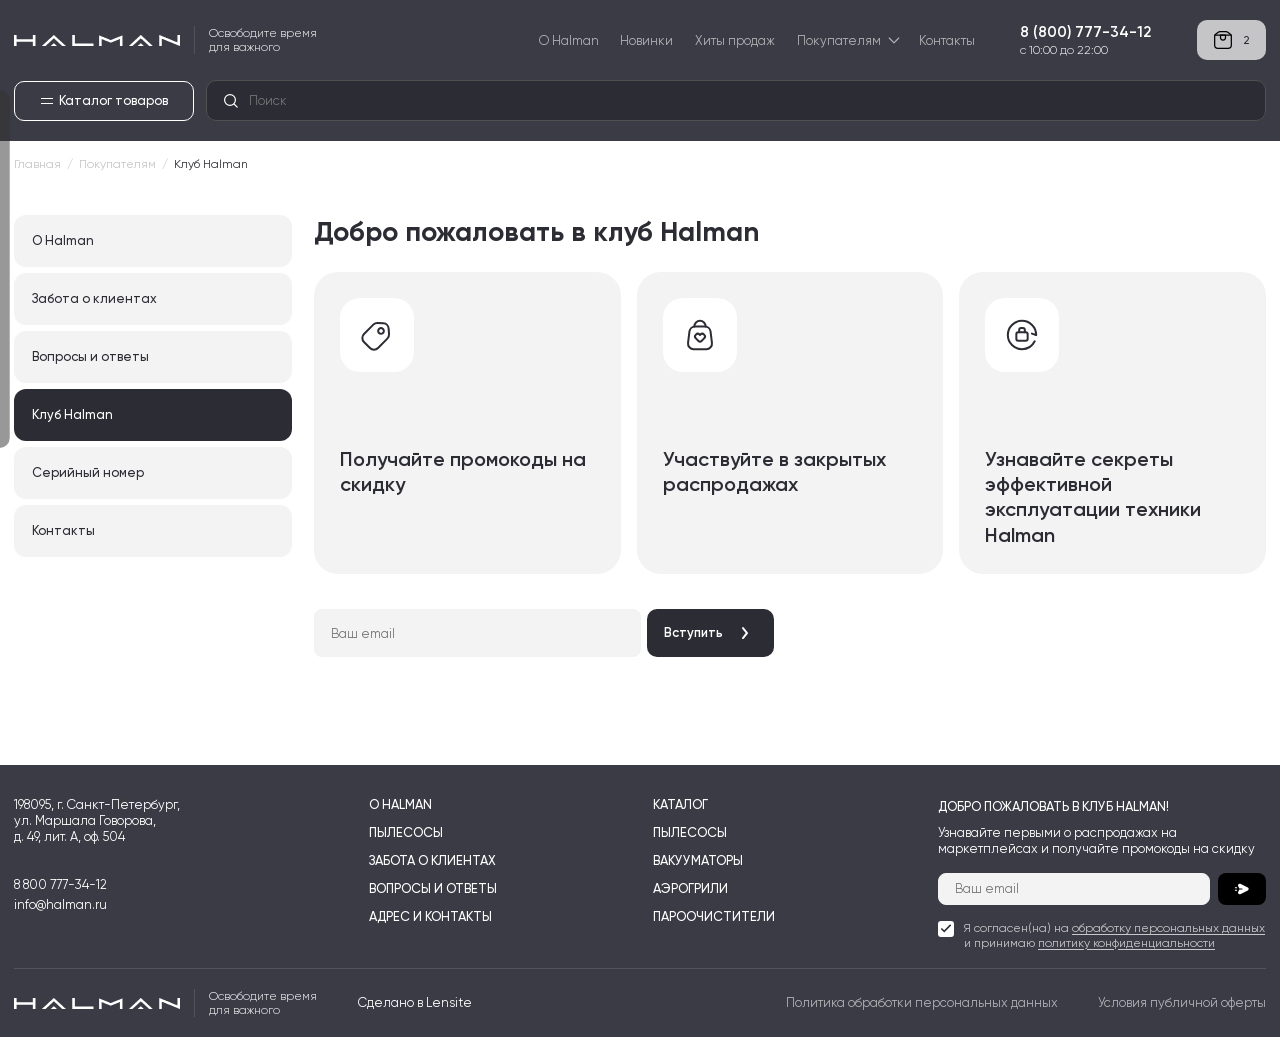
<file: club-halman.html>
<!doctype html>
<html lang="en">
	<head>
		<meta charset="UTF-8">
		<meta name="robots" content="noindex, nofollow">
		<meta name="viewport" content="width=device-width, initial-scale=1, maximum-scale=1, user-scalable=yes">
		<link rel="preload" href="./assets/fonts/Gilroy-SemiBold.woff2" as="font" type="font/woff2" crossorigin="anonymous">
		<link rel="preload" href="./assets/fonts/Gilroy-Regular.woff2" as="font" type="font/woff2" crossorigin="anonymous">
		<link rel="preload" href="./assets/fonts/Gilroy-Medium.woff2" as="font" type="font/woff2" crossorigin="anonymous">
		<link rel="preload" href="./assets/fonts/Gilroy-Light.woff2" as="font" type="font/woff2" crossorigin="anonymous">
		<link rel="preload" href="./assets/fonts/Gilroy-Bold.woff2" as="font" type="font/woff2" crossorigin="anonymous">
		<link rel="shortcut icon" href="./assets/img/favicon.ico">
		<title>Клуб Halman</title>
		<script type="module" crossorigin="" src="./js/club-halman.min.js?v=1779362476059"></script>
		<link rel="modulepreload" crossorigin="" href="./js/app.min.js">
		<link rel="modulepreload" crossorigin="" href="./js/spollers.min.js">
		<link rel="stylesheet" crossorigin="" href="./css/style.min.css?v=1779362476059">
	</head>
	<body>
		<div class="wrapper">
			<header data-fls-header="" class="header">
				<div class="header__top">
					<div class="header__container-top">
						<div class="logo" data-fls-logo="">
							<a href="index.html" class="logo__link" aria-label="Halman — на главную">
								<span class="logo__mark">
									<img src="./assets/img/logo.svg" width="166" height="11" alt="" loading="lazy">
								</span>
							</a>
							<span class="logo__descriptor">Освободите время для важного</span>
						</div>
						<div class="header__navigation">
							<div class="header__menu menu">
								<button type="button" data-fls-menu="" class="menu__icon icon-menu" aria-label="Открыть меню">
									<span></span>
								</button>
								<nav class="menu__body">
									<ul class="menu__list">
										<li class="menu__item">
											<a href="about.html" class="menu__link">О Halman</a>
										</li>
										<li class="menu__item">
											<a href="#" class="menu__link">Новинки</a>
										</li>
										<li class="menu__item">
											<a href="#" class="menu__link">Хиты продаж</a>
										</li>
										<li class="menu__item menu__item_has-children" data-fls-menuhaschildren="">
											<a href="#" class="menu__link">Покупателям</a>
											<button type="button" class="menu__arrow" aria-expanded="false" aria-controls="submenu-customers" tabindex="-1"></button>
											<ul class="menu__sub-list" id="submenu-customers" hidden>
												<li>
													<a href="customer-care.html">Забота о клиентах</a>
												</li>
												<li>
													<a href="#">Вопросы и ответы</a>
												</li>
												<li>
													<a href="#">Клуб Halman</a>
												</li>
												<li>
													<a href="#">Серийный номер</a>
												</li>
											</ul>
										</li>
										<li class="menu__item">
											<a href="contacts.html" class="menu__link">Контакты</a>
										</li>
									</ul>
								</nav>
							</div>
						</div>
						<div class="header__contacts" data-fls-dynamic=".menu__body, 574.98, last">
							<a href="tel:88007773412" class="header__phone link-hover">8 (800) 777-34-12</a>
							<div class="header__worktime">с 10:00 до 22:00</div>
						</div>
						<a href="#" class="header__cart" data-fls-popup-link="cart" aria-label="Корзина">
							<span class="header__cart-icon">
								<svg class="icon" aria-hidden="true">
									<use href="./assets/img/spritemap.svg#sprite-cart"></use>
								</svg>
							</span>
							<span class="header__cart-count">2</span>
						</a>
					</div>
				</div>
				<div data-fls-header-scroll="" class="header__bottom">
					<div class="header__container-bottom">
						<div class="header__catalog" data-fls-dynamic=".menu__body, 991.98, 0">
							<div class="header-catalog" data-fls-headercatalog="">
								<button type="button" class="header-catalog__toggle">
									<span class="header-catalog__burger"></span>
									<span>Каталог товаров</span>
								</button>
								<button type="button" class="header-catalog__overlay" aria-label="Закрыть каталог"></button>
								<div class="header-catalog__wrapper" style="display: none;">
									<div class="header-catalog__container">
										<div class="header-catalog__mobile-head">
											<button type="button" class="header-catalog__back" aria-label="Назад"></button>
											<button type="button" class="header-catalog__mobile-title">Каталог товаров</button>
										</div>
										<div class="header-catalog__layout">
											<div class="header-catalog__categories">
												<button type="button" class="header-catalog__category _item-active" data-catalog-category="vacuum">
													<span class="header-catalog__category-image">
														<picture>
															<img data-fls-lazy="" alt="" loading="lazy" data-src="./assets/img/products/category1.webp">
														</picture>
													</span>
													<span class="header-catalog__category-title">Пылесосы</span>
													<span class="header-catalog__category-count">8</span>
												</button>
												<button type="button" class="header-catalog__category" data-catalog-category="vacuum-sealers">
													<span class="header-catalog__category-image">
														<picture>
															<img data-fls-lazy="" alt="" loading="lazy" data-src="./assets/img/products/category2.webp">
														</picture>
													</span>
													<span class="header-catalog__category-title">Вакууматоры</span>
													<span class="header-catalog__category-count">4</span>
												</button>
												<button type="button" class="header-catalog__category" data-catalog-category="airgrills">
													<span class="header-catalog__category-image">
														<picture>
															<img data-fls-lazy="" alt="" loading="lazy" data-src="./assets/img/products/category3.webp">
														</picture>
													</span>
													<span class="header-catalog__category-title">Аэрогрили</span>
													<span class="header-catalog__category-count">2</span>
												</button>
												<button type="button" class="header-catalog__category" data-catalog-category="steam">
													<span class="header-catalog__category-image">
														<picture>
															<img data-fls-lazy="" alt="" loading="lazy" data-src="./assets/img/products/category4.webp">
														</picture>
													</span>
													<span class="header-catalog__category-title">Пароочистители</span>
													<span class="header-catalog__category-count">4</span>
												</button>
											</div>
											<div class="header-catalog__models">
												<div class="header-catalog__model-group _item-active" data-catalog-panel="vacuum">
													<div class="header-catalog__model-head">
														<span>Моющие пылесосы</span>
														<span>6</span>
													</div>
													<a href="#" class="header-catalog__model" data-badge="new" data-image="assets/img/products/product1-image1.jpg" data-title="Вертикальный беспроводной пылесос Halman D700 Dream" data-text="Новинка от Halman повторяет исключительные характеристики известной модели." data-old-price="13 990 ₽" data-price="13 990 ₽">D700</a>
													<a href="#" class="header-catalog__model" data-image="assets/img/products/product2-image1.jpg" data-title="Вертикальный беспроводной пылесос Halman WVC100" data-text="Легкий корпус и удобная насадка для ежедневной уборки." data-price="13 990 ₽">WVC100</a>
													<a href="#" class="header-catalog__model" data-badge="new" data-image="assets/img/products/product3-image1.jpg" data-title="Вертикальный пылесос Halman D700 Dream Pro" data-text="Мощная модель для сухой и влажной уборки дома." data-old-price="13 990 ₽" data-price="13 990 ₽">D700DreamPro</a>
													<a href="#" class="header-catalog__model _item-active" data-badge="sale" data-image="assets/img/products/product4-image1.jpg" data-title="Вертикальный беспроводной пылесос Halman CSVC300" data-text="Новинка от Arnica повторяет исключительные характеристики известной модели Tesla Premium." data-old-price="13 990 ₽" data-price="13 990 ₽">TurboSteam</a>
													<a href="#" class="header-catalog__model" data-badge="hot" data-image="assets/img/products/product2-image1.jpg" data-title="CSVC300" data-text="Компактная модель для быстрой уборки без лишних проводов." data-price="13 990 ₽">CSVC300</a>
													<a href="#" class="header-catalog__model" data-badge="sale" data-image="assets/img/products/product1-image1.jpg" data-title="Моющий пылесос Halman WDVC2200 Aqua Power" data-text="Мощный моющий пылесос для сложных задач." data-old-price="13 990 ₽" data-price="13 990 ₽">WDVC2200 Aqua Power</a>
													<div class="header-catalog__model-head">
														<span>Вертикальные пылесосы</span>
														<span>2</span>
													</div>
													<a href="#" class="header-catalog__model" data-image="assets/img/products/product3-image1.jpg" data-title="Вертикальный пылесос Halman D700" data-text="Универсальная модель для ежедневной уборки." data-old-price="13 990 ₽" data-price="13 990 ₽">D700</a>
													<a href="#" class="header-catalog__model" data-image="assets/img/products/product4-image1.jpg" data-title="Вертикальный пылесос Halman WVC100" data-text="Практичный пылесос для быстрой уборки." data-old-price="13 990 ₽" data-price="13 990 ₽">WVC100</a>
													<a href="#" class="header-catalog__all btn btn_border-gray" data-fls-button="">
														<span>Все пылесосы Halman</span>
														<svg class="icon" aria-hidden="true">
															<use href="./assets/img/spritemap.svg#sprite-link-arrow"></use>
														</svg>
													</a>
												</div>
												<div class="header-catalog__model-group" data-catalog-panel="vacuum-sealers">
													<div class="header-catalog__model-head">
														<span>Вакууматоры</span>
														<span>4</span>
													</div>
													<a href="#" class="header-catalog__model" data-image="assets/img/products/category2.jpg" data-title="Вакууматор Halman HVS-1" data-text="Компактное решение для хранения продуктов." data-old-price="6 990 ₽" data-price="5 990 ₽">HVS-1</a>
													<a href="#" class="header-catalog__model" data-image="assets/img/products/category4.jpg" data-title="Вакууматор Halman Pro" data-text="Для регулярной домашней заготовки." data-old-price="8 990 ₽" data-price="7 990 ₽">Halman Pro</a>
												</div>
												<div class="header-catalog__model-group" data-catalog-panel="airgrills">
													<div class="header-catalog__model-head">
														<span>Аэрогрили</span>
														<span>2</span>
													</div>
													<a href="#" class="header-catalog__model" data-image="assets/img/products/category3.jpg" data-title="Аэрогриль Halman HAF-100" data-text="Готовьте любимые блюда с хрустящей корочкой." data-old-price="9 990 ₽" data-price="8 990 ₽">HAF-100</a>
													<a href="#" class="header-catalog__model" data-image="assets/img/products/product2-image1.jpg" data-title="Аэрогриль Halman HAF-200" data-text="Больше программ для повседневной кухни." data-old-price="11 990 ₽" data-price="10 990 ₽">HAF-200</a>
												</div>
												<div class="header-catalog__model-group" data-catalog-panel="steam">
													<div class="header-catalog__model-head">
														<span>Пароочистители</span>
														<span>4</span>
													</div>
													<a href="#" class="header-catalog__model" data-image="assets/img/products/product4-image1.jpg" data-title="Пароочиститель Halman Steam Pro" data-text="Глубокая очистка паром без лишней химии." data-old-price="13 990 ₽" data-price="12 990 ₽">Steam Pro</a>
													<a href="#" class="header-catalog__model" data-image="assets/img/products/product1-image1.jpg" data-title="Пароочиститель Halman Compact" data-text="Компактная модель для дома." data-old-price="10 990 ₽" data-price="9 990 ₽">Compact</a>
												</div>
											</div>
											<div class="header-catalog__preview">
												<div class="header-catalog__preview-badge badge badge_sale">Sale</div>
												<picture>
													<img data-fls-lazy="" alt="" loading="lazy" class="header-catalog__preview-image" data-src="./assets/img/products/product4-image1.webp">
												</picture>
											</div>
											<article class="product-card" data-fls-productcard="">
												<a href="single-products.html" class="product-card__image swiper" data-fls-slider="product-card" aria-label="Открыть товар: Вертикальный беспроводной пылесос Halman CSVC300">
													<span class="product-card__badges">
														<span class="product-card__badge badge badge_sale">sale</span>
													</span>
													<span class="product-card__pictures swiper-wrapper">
														<span class="product-card__slide swiper-slide">
															<picture>
																<img data-fls-lazy="" alt="" aria-hidden="true" loading="lazy" data-src="./assets/img/products/product4-image1.webp">
															</picture>
														</span>
													</span>
													<span class="product-card__gallery-nav" aria-hidden="true"></span>
													<span class="product-card__pagination swiper-pagination"></span>
												</a>
												<div class="product-card__body">
													<a href="single-products.html" class="product-card__title">Вертикальный беспроводной пылесос Halman CSVC300</a>
													<div class="product-card__text">
														Новинка от Arnica повторяет исключительные характеристики известной модели Tesla Premium.
													</div>
													<div class="product-card__prices">
														<span class="product-card__old-price">13 990 ₽</span>
														<span class="product-card__price">13 990 ₽</span>
													</div>
													<button type="button" class="product-card__button btn btn_bg-main" data-fls-button="" aria-label="Добавить в корзину: Вертикальный беспроводной пылесос Halman CSVC300">В корзину</button>
												</div>
											</article>
										</div>
									</div>
								</div>
							</div>
						</div>
						<div class="header__search" data-fls-dynamic=".header__container-top, 991.98,last">
							<div class="search" data-fls-search="">
								<form action="/search/" method="GET" class="search__form search-form" data-fls-dynamic=".search__container, 991.98, 1">
									<div class="search-form__wrapper">
										<div class="search-form__input">
											<span class="search__icon">
												<svg class="icon icon_search" aria-hidden="true">
													<use href="./assets/img/spritemap.svg#sprite-search"></use>
												</svg>
											</span>
											<span id="search-label" class="sr-only">Поиск</span>
											<input data-fls-input="" autocomplete="off" type="text" name="q" value="" placeholder="Поиск" data-placeholder="Поиск" aria-labelledby="search-label" class="search__input input">
											<button type="reset" class="search__close search-form__reset animation" data-fls-iconanimation="" aria-label="Закрыть поиск">
												<svg class="icon icon_close animation__object" aria-hidden="true">
													<use href="./assets/img/spritemap.svg#sprite-close"></use>
												</svg>
											</button>
										</div>
									</div>
								</form>
								<button type="button" class="search__mobile-toggle search-form__btn animation" data-fls-iconanimation="" aria-label="Открыть поиск">
									<svg class="icon icon_search animation__object" aria-hidden="true">
										<use href="./assets/img/spritemap.svg#sprite-search"></use>
									</svg>
								</button>
								<button type="button" class="search__overlay" aria-label="Закрыть поиск"></button>
								<div class="search__modal" aria-hidden="true" style="display: none;">
									<div class="search__container">
										<div class="search__caption">Поиск</div>
										<div class="search__results search-results">
											<div class="search-results__tags">
												<a href="/search/?q=Пылесос D700" class="search-results__tag">Пылесос D700</a>
												<a href="/search/?q=Пылесос WVC100" class="search-results__tag">Пылесос WVC100</a>
												<a href="/search/?q=Пылесос TurboSteam" class="search-results__tag">Пылесос TurboSteam</a>
												<a href="/search/?q=Вакууматор Halman-hvs-1" class="search-results__tag">Вакууматор Halman-hvs-1</a>
												<a href="/search/?q=Аэрогриль HAF-100" class="search-results__tag">Аэрогриль HAF-100</a>
											</div>
											<div class="search-results__title">Популярные товары</div>
											<div class="search-results__items">
												<a href="#" class="search-results__item search-item">
													<div class="search-item__image">
														<picture>
															<img data-fls-lazy="" alt="" loading="lazy" data-src="./assets/img/products/product1-image1.webp">
														</picture>
													</div>
													<div class="search-item__body">
														<div class="search-item__title">Вертикальный пылесос Halman D700 Dream</div>
														<div class="search-item__price">13 990 ₽</div>
													</div>
												</a>
												<a href="#" class="search-results__item search-item">
													<div class="search-item__image">
														<picture>
															<img data-fls-lazy="" alt="" loading="lazy" data-src="./assets/img/products/product2-image1.webp">
														</picture>
													</div>
													<div class="search-item__body">
														<div class="search-item__title">Универсальный дезинфицирующий моющий пылесос с паром 4 в 1 TurboSteam</div>
														<div class="search-item__price">13 990 ₽</div>
													</div>
												</a>
												<a href="#" class="search-results__item search-item">
													<div class="search-item__image">
														<picture>
															<img data-fls-lazy="" alt="" loading="lazy" data-src="./assets/img/products/product3-image1.webp">
														</picture>
													</div>
													<div class="search-item__body">
														<div class="search-item__title">Вертикальный пылесос Halman D700 Dream</div>
														<div class="search-item__price">13 990 ₽</div>
													</div>
												</a>
												<a href="#" class="search-results__item search-item">
													<div class="search-item__image">
														<picture>
															<img data-fls-lazy="" alt="" loading="lazy" data-src="./assets/img/products/product4-image1.webp">
														</picture>
													</div>
													<div class="search-item__body">
														<div class="search-item__title">Универсальный дезинфицирующий моющий пылесос с паром 4 в 1 TurboSteam</div>
														<div class="search-item__price">13 990 ₽</div>
													</div>
												</a>
											</div>
										</div>
									</div>
								</div>
							</div>
						</div>
						<a href="#" class="header__cart header__cart_bottom" data-fls-popup-link="cart" aria-label="Корзина">
							<span class="header__cart-icon">
								<svg class="icon" aria-hidden="true">
									<use href="./assets/img/spritemap.svg#sprite-cart"></use>
								</svg>
							</span>
							<span class="header__cart-count">2</span>
						</a>
					</div>
				</div>
			</header>
			<main class="inner">
				<div class="breadcrumbs" data-fls-breadcrumbs="">
					<div class="breadcrumbs__container">
						<nav class="breadcrumbs__nav" aria-label="Breadcrumbs" itemscope itemtype="https://schema.org/BreadcrumbList">
							<ul class="breadcrumbs__list">
								<li class="breadcrumbs__item" itemprop="itemListElement" itemscope itemtype="https://schema.org/ListItem">
									<a class="breadcrumbs__link link-hover" href="index.html" itemprop="item">
										<span itemprop="name">Главная</span>
									</a>
									<meta itemprop="position" content="1">
								</li>
								<span class="breadcrumbs__sep" aria-hidden="true">/</span>
								<li class="breadcrumbs__item" itemprop="itemListElement" itemscope itemtype="https://schema.org/ListItem">
									<a class="breadcrumbs__link link-hover" href="#" itemprop="item">
										<span itemprop="name">Покупателям</span>
									</a>
									<meta itemprop="position" content="2">
								</li>
								<span class="breadcrumbs__sep" aria-hidden="true">/</span>
								<li class="breadcrumbs__item" itemprop="itemListElement" itemscope itemtype="https://schema.org/ListItem">
									<span class="breadcrumbs__current" itemprop="name" aria-current="page">Клуб Halman</span>
									<meta itemprop="position" content="3">
								</li>
							</ul>
						</nav>
					</div>
				</div>
				<section class="inner__section">
					<div class="inner__container">
						<div class="inner__layout">
							<aside class="inner__aside">
								<nav class="customers-menu" aria-label="Меню раздела">
									<div data-fls-spollers="991.98,max" class="customers-menu__spollers spollers">
										<details class="spollers__item">
											<summary class="customers-menu__summary spollers__title">Клуб Halman</summary>
											<div class="customers-menu__body spollers__body">
												<ul class="customers-menu__list">
													<li class="customers-menu__item">
														<a href="about.html" class="customers-menu__link">О Halman</a>
													</li>
													<li class="customers-menu__item">
														<a href="customer-care.html" class="customers-menu__link">Забота о клиентах</a>
													</li>
													<li class="customers-menu__item">
														<a href="questions.html" class="customers-menu__link">Вопросы и ответы</a>
													</li>
													<li class="customers-menu__item customers-menu__item--active">
														<a href="club-halman.html" class="customers-menu__link customers-menu__link--active">Клуб Halman</a>
													</li>
													<li class="customers-menu__item">
														<a href="serial-number.html" class="customers-menu__link">Серийный номер</a>
													</li>
													<li class="customers-menu__item">
														<a href="contacts.html" class="customers-menu__link">Контакты</a>
													</li>
												</ul>
											</div>
										</details>
									</div>
								</nav>
							</aside>
							<div class="inner__content">
								<section class="club-section" data-fls-club-section="" aria-labelledby="club-section-title">
									<h1 id="club-section-title" class="club-section__title">Добро пожаловать в клуб Halman</h1>
									<div class="club-section__items">
										<article class="club-section__item">
											<div class="club-section__icon" aria-hidden="true">
												<img src="./assets/img/icons/club1.svg" alt="">
											</div>
											<h2 class="club-section__name">Получайте промокоды на скидку</h2>
										</article>
										<article class="club-section__item">
											<div class="club-section__icon" aria-hidden="true">
												<img src="./assets/img/icons/club2.svg" alt="">
											</div>
											<h2 class="club-section__name">Участвуйте в закрытых распродажах</h2>
										</article>
										<article class="club-section__item">
											<div class="club-section__icon" aria-hidden="true">
												<img src="./assets/img/icons/club3.svg" alt="">
											</div>
											<h2 class="club-section__name">Узнавайте секреты эффективной эксплуатации техники Halman</h2>
										</article>
									</div>
									<form action="#" method="post" class="club-section__form">
										<label class="club-section__field">
											<span class="sr-only">Email</span>
											<input data-fls-input="" autocomplete="off" type="email" name="email" placeholder="Ваш email" class="club-section__input input">
										</label>
										<button type="submit" class="club-section__submit btn btn_bg-main" data-fls-button="">
											<span>Вступить</span>
											<svg class="icon" aria-hidden="true">
												<use href="./assets/img/spritemap.svg#sprite-arrow"></use>
											</svg>
										</button>
									</form>
								</section>
							</div>
						</div>
					</div>
				</section>
			</main>
			<footer data-fls-footer="" class="footer">
				<div class="footer__container">
					<div class="footer__top">
						<div class="footer__contacts">
							<address class="footer__address">
								198095, г. Санкт-Петербург,
								<br>
								ул. Маршала Говорова,
								<br>
								д. 49, лит. А, оф. 504
							</address>
							<div class="footer__contact-list">
								<a href="tel:88007773412" class="footer__contact link-hover">8 800 777-34-12</a>
								<a href="mailto:info@halman.ru" class="footer__contact link-hover">info@halman.ru</a>
							</div>
						</div>
						<nav class="footer__nav" aria-label="Навигация в футере">
							<ul class="footer__list">
								<li class="footer__item">
									<a href="#" class="footer__link link-hover">О Halman</a>
								</li>
								<li class="footer__item">
									<a href="#" class="footer__link link-hover">Пылесосы</a>
								</li>
								<li class="footer__item">
									<a href="#" class="footer__link link-hover">Забота о клиентах</a>
								</li>
								<li class="footer__item">
									<a href="#" class="footer__link link-hover">Вопросы и ответы</a>
								</li>
								<li class="footer__item">
									<a href="#" class="footer__link link-hover">Адрес и контакты</a>
								</li>
							</ul>
							<ul class="footer__list">
								<li class="footer__item">
									<a href="#" class="footer__link link-hover">Каталог</a>
								</li>
								<li class="footer__item">
									<a href="#" class="footer__link link-hover">Пылесосы</a>
								</li>
								<li class="footer__item">
									<a href="#" class="footer__link link-hover">Вакууматоры</a>
								</li>
								<li class="footer__item">
									<a href="#" class="footer__link link-hover">Аэрогрили</a>
								</li>
								<li class="footer__item">
									<a href="#" class="footer__link link-hover">Пароочистители</a>
								</li>
							</ul>
						</nav>
						<div class="footer__subscribe subscribe">
							<div class="subscribe__head">
								<div class="subscribe__title">Добро пожаловать в клуб Halman!</div>
								<div class="subscribe__text">
									Узнавайте первыми о распродажах на маркетплейсах и получайте промокоды на скидку
								</div>
							</div>
							<form action="#" method="POST" class="subscribe__form">
								<label class="subscribe__field">
									<span class="sr-only">Email</span>
									<input data-fls-input="" autocomplete="off" type="email" name="email" placeholder="Ваш email" class="subscribe__input input">
								</label>
								<button type="button" class="subscribe__submit" data-fls-popup-link="subscribe-success" aria-label="Подписаться">
									<svg class="icon" aria-hidden="true">
										<use href="./assets/img/spritemap.svg#sprite-send"></use>
									</svg>
								</button>
							</form>
							<label class="subscribe__agree checkbox" data-fls-checkbox="">
								<input class="checkbox__input" type="checkbox" name="agree" checked>
								<span class="checkbox__text">
									Я согласен(на) на
									<a href="#" class="link-underline">обработку персональных данных</a>
									и принимаю
									<a href="#" class="link-underline">политику конфиденциальности</a>
								</span>
							</label>
						</div>
					</div>
					<div class="footer__bottom">
						<div class="logo" data-fls-logo="">
							<a href="index.html" class="logo__link" aria-label="Halman — на главную">
								<span class="logo__mark">
									<img src="./assets/img/logo.svg" width="166" height="11" alt="" loading="lazy">
								</span>
							</a>
							<span class="logo__descriptor">Освободите время для важного</span>
						</div>
						<div class="footer__made">
							<a href="https://lensite.ru/" class="link-hover" target="_blank" rel="noopener noreferrer">Сделано в Lensite</a>
						</div>
						<a href="#" class="footer__policy link-hover">Политика обработки персональных данных</a>
						<a href="#" class="footer__offer link-hover">Условия публичной оферты</a>
					</div>
				</div>
			</footer>
		</div>
		<div data-fls-popup="cart" aria-hidden="true" class="popup popup_cart cart-popup">
			<div data-fls-popup-wrapper="" class="popup__wrapper cart-popup__wrapper">
				<div data-fls-popup-body="" class="popup__body cart-popup__body">
					<div data-fls-popup-content="" class="cart-popup__content">
						<div class="cart-popup__head">
							<div class="cart-popup__title">
								<span>Корзина</span>
								<span class="cart-popup__count">2</span>
							</div>
							<button data-fls-popup-close="" type="button" class="cart-popup__close animation" data-fls-iconanimation="" aria-label="Закрыть корзину">
								<svg class="icon animation__object" aria-hidden="true">
									<use href="./assets/img/spritemap.svg#sprite-close"></use>
								</svg>
							</button>
						</div>
						<div class="cart-popup__items">
							<div class="cart-popup__item cart-item">
								<a href="#" class="cart-item__image">
									<picture>
										<img data-fls-lazy="" alt="" loading="lazy" data-src="./assets/img/products/product1-image1.webp">
									</picture>
								</a>
								<div class="cart-item__about">
									<a href="#" class="cart-item__name">Halman D700 Dream легкий вертикальный пылесос для повседневных задач</a>
									<div class="cart-item__code">
										Артикул:
										<strong>ET14330</strong>
									</div>
								</div>
								<div data-fls-quantity="" class="cart-item__quantity quantity">
									<button data-fls-quantity-minus="" type="button" class="quantity__button quantity__button--minus" aria-label="Уменьшить количество"></button>
									<div class="quantity__input">
										<input data-fls-quantity-value="" autocomplete="off" type="text" name="quantity[]" value="1" aria-label="Количество">
									</div>
									<button data-fls-quantity-plus="" type="button" class="quantity__button quantity__button--plus" aria-label="Увеличить количество"></button>
								</div>
								<div class="cart-item__price">
									<div class="price">
										<div class="price price_old">5 590 ₽</div>
										<div class="price price_new">3 290 ₽</div>
									</div>
								</div>
								<div class="cart-item__actions">
									<button type="button" class="cart-item__remove animation" data-fls-iconanimation="" aria-label="Удалить товар">
										<svg class="icon animation__object" aria-hidden="true">
											<use href="./assets/img/spritemap.svg#sprite-close"></use>
										</svg>
									</button>
								</div>
							</div>
							<div class="cart-popup__item cart-item">
								<a href="#" class="cart-item__image">
									<picture>
										<img data-fls-lazy="" alt="" loading="lazy" data-src="./assets/img/products/product1-image1.webp">
									</picture>
								</a>
								<div class="cart-item__about">
									<a href="#" class="cart-item__name">Halman D700 Dream легкий вертикальный пылесос для повседневных задач</a>
									<div class="cart-item__code">
										Артикул:
										<strong>ET14330</strong>
									</div>
								</div>
								<div data-fls-quantity="" class="cart-item__quantity quantity">
									<button data-fls-quantity-minus="" type="button" class="quantity__button quantity__button--minus" aria-label="Уменьшить количество"></button>
									<div class="quantity__input">
										<input data-fls-quantity-value="" autocomplete="off" type="text" name="quantity[]" value="1" aria-label="Количество">
									</div>
									<button data-fls-quantity-plus="" type="button" class="quantity__button quantity__button--plus" aria-label="Увеличить количество"></button>
								</div>
								<div class="cart-item__price">
									<div class="price">
										<div class="price price_current">3 290 ₽</div>
									</div>
								</div>
								<div class="cart-item__actions">
									<button type="button" class="cart-item__remove animation" data-fls-iconanimation="" aria-label="Удалить товар">
										<svg class="icon animation__object" aria-hidden="true">
											<use href="./assets/img/spritemap.svg#sprite-close"></use>
										</svg>
									</button>
								</div>
							</div>
							<div class="cart-popup__item cart-item">
								<a href="#" class="cart-item__image">
									<picture>
										<img data-fls-lazy="" alt="" loading="lazy" data-src="./assets/img/products/product1-image1.webp">
									</picture>
								</a>
								<div class="cart-item__about">
									<a href="#" class="cart-item__name">Halman D700 Dream легкий вертикальный пылесос для повседневных задач</a>
									<div class="cart-item__code">
										Артикул:
										<strong>ET14330</strong>
									</div>
								</div>
								<div data-fls-quantity="" class="cart-item__quantity quantity">
									<button data-fls-quantity-minus="" type="button" class="quantity__button quantity__button--minus" aria-label="Уменьшить количество"></button>
									<div class="quantity__input">
										<input data-fls-quantity-value="" autocomplete="off" type="text" name="quantity[]" value="1" aria-label="Количество">
									</div>
									<button data-fls-quantity-plus="" type="button" class="quantity__button quantity__button--plus" aria-label="Увеличить количество"></button>
								</div>
								<div class="cart-item__price">
									<div class="price">
										<div class="price price_old">5 590 ₽</div>
										<div class="price price_new">3 290 ₽</div>
									</div>
								</div>
								<div class="cart-item__actions">
									<button type="button" class="cart-item__remove animation" data-fls-iconanimation="" aria-label="Удалить товар">
										<svg class="icon animation__object" aria-hidden="true">
											<use href="./assets/img/spritemap.svg#sprite-close"></use>
										</svg>
									</button>
								</div>
							</div>
							<div class="cart-popup__item cart-item">
								<a href="#" class="cart-item__image">
									<picture>
										<img data-fls-lazy="" alt="" loading="lazy" data-src="./assets/img/products/product1-image1.webp">
									</picture>
								</a>
								<div class="cart-item__about">
									<a href="#" class="cart-item__name">Halman D700 Dream легкий вертикальный пылесос для повседневных задач</a>
									<div class="cart-item__code">
										Артикул:
										<strong>ET14330</strong>
									</div>
								</div>
								<div data-fls-quantity="" class="cart-item__quantity quantity">
									<button data-fls-quantity-minus="" type="button" class="quantity__button quantity__button--minus" aria-label="Уменьшить количество"></button>
									<div class="quantity__input">
										<input data-fls-quantity-value="" autocomplete="off" type="text" name="quantity[]" value="1" aria-label="Количество">
									</div>
									<button data-fls-quantity-plus="" type="button" class="quantity__button quantity__button--plus" aria-label="Увеличить количество"></button>
								</div>
								<div class="cart-item__price">
									<div class="price">
										<div class="price price_current">3 290 ₽</div>
									</div>
								</div>
								<div class="cart-item__actions">
									<button type="button" class="cart-item__remove animation" data-fls-iconanimation="" aria-label="Удалить товар">
										<svg class="icon animation__object" aria-hidden="true">
											<use href="./assets/img/spritemap.svg#sprite-close"></use>
										</svg>
									</button>
								</div>
							</div>
							<div class="cart-popup__item cart-item">
								<a href="#" class="cart-item__image">
									<picture>
										<img data-fls-lazy="" alt="" loading="lazy" data-src="./assets/img/products/product1-image1.webp">
									</picture>
								</a>
								<div class="cart-item__about">
									<a href="#" class="cart-item__name">Halman D700 Dream легкий вертикальный пылесос для повседневных задач</a>
									<div class="cart-item__code">
										Артикул:
										<strong>ET14330</strong>
									</div>
								</div>
								<div data-fls-quantity="" class="cart-item__quantity quantity">
									<button data-fls-quantity-minus="" type="button" class="quantity__button quantity__button--minus" aria-label="Уменьшить количество"></button>
									<div class="quantity__input">
										<input data-fls-quantity-value="" autocomplete="off" type="text" name="quantity[]" value="1" aria-label="Количество">
									</div>
									<button data-fls-quantity-plus="" type="button" class="quantity__button quantity__button--plus" aria-label="Увеличить количество"></button>
								</div>
								<div class="cart-item__price">
									<div class="price">
										<div class="price price_old">5 590 ₽</div>
										<div class="price price_new">3 290 ₽</div>
									</div>
								</div>
								<div class="cart-item__actions">
									<button type="button" class="cart-item__remove animation" data-fls-iconanimation="" aria-label="Удалить товар">
										<svg class="icon animation__object" aria-hidden="true">
											<use href="./assets/img/spritemap.svg#sprite-close"></use>
										</svg>
									</button>
								</div>
							</div>
							<div class="cart-popup__item cart-item">
								<a href="#" class="cart-item__image">
									<picture>
										<img data-fls-lazy="" alt="" loading="lazy" data-src="./assets/img/products/product1-image1.webp">
									</picture>
								</a>
								<div class="cart-item__about">
									<a href="#" class="cart-item__name">Halman D700 Dream легкий вертикальный пылесос для повседневных задач</a>
									<div class="cart-item__code">
										Артикул:
										<strong>ET14330</strong>
									</div>
								</div>
								<div data-fls-quantity="" class="cart-item__quantity quantity">
									<button data-fls-quantity-minus="" type="button" class="quantity__button quantity__button--minus" aria-label="Уменьшить количество"></button>
									<div class="quantity__input">
										<input data-fls-quantity-value="" autocomplete="off" type="text" name="quantity[]" value="1" aria-label="Количество">
									</div>
									<button data-fls-quantity-plus="" type="button" class="quantity__button quantity__button--plus" aria-label="Увеличить количество"></button>
								</div>
								<div class="cart-item__price">
									<div class="price">
										<div class="price price_current">3 290 ₽</div>
									</div>
								</div>
								<div class="cart-item__actions">
									<button type="button" class="cart-item__remove animation" data-fls-iconanimation="" aria-label="Удалить товар">
										<svg class="icon animation__object" aria-hidden="true">
											<use href="./assets/img/spritemap.svg#sprite-close"></use>
										</svg>
									</button>
								</div>
							</div>
							<div class="cart-popup__item cart-item">
								<a href="#" class="cart-item__image">
									<picture>
										<img data-fls-lazy="" alt="" loading="lazy" data-src="./assets/img/products/product1-image1.webp">
									</picture>
								</a>
								<div class="cart-item__about">
									<a href="#" class="cart-item__name">Halman D700 Dream легкий вертикальный пылесос для повседневных задач</a>
									<div class="cart-item__code">
										Артикул:
										<strong>ET14330</strong>
									</div>
								</div>
								<div data-fls-quantity="" class="cart-item__quantity quantity">
									<button data-fls-quantity-minus="" type="button" class="quantity__button quantity__button--minus" aria-label="Уменьшить количество"></button>
									<div class="quantity__input">
										<input data-fls-quantity-value="" autocomplete="off" type="text" name="quantity[]" value="1" aria-label="Количество">
									</div>
									<button data-fls-quantity-plus="" type="button" class="quantity__button quantity__button--plus" aria-label="Увеличить количество"></button>
								</div>
								<div class="cart-item__price">
									<div class="price">
										<div class="price price_old">5 590 ₽</div>
										<div class="price price_new">3 290 ₽</div>
									</div>
								</div>
								<div class="cart-item__actions">
									<button type="button" class="cart-item__remove animation" data-fls-iconanimation="" aria-label="Удалить товар">
										<svg class="icon animation__object" aria-hidden="true">
											<use href="./assets/img/spritemap.svg#sprite-close"></use>
										</svg>
									</button>
								</div>
							</div>
							<div class="cart-popup__item cart-item">
								<a href="#" class="cart-item__image">
									<picture>
										<img data-fls-lazy="" alt="" loading="lazy" data-src="./assets/img/products/product1-image1.webp">
									</picture>
								</a>
								<div class="cart-item__about">
									<a href="#" class="cart-item__name">Halman D700 Dream легкий вертикальный пылесос для повседневных задач</a>
									<div class="cart-item__code">
										Артикул:
										<strong>ET14330</strong>
									</div>
								</div>
								<div data-fls-quantity="" class="cart-item__quantity quantity">
									<button data-fls-quantity-minus="" type="button" class="quantity__button quantity__button--minus" aria-label="Уменьшить количество"></button>
									<div class="quantity__input">
										<input data-fls-quantity-value="" autocomplete="off" type="text" name="quantity[]" value="1" aria-label="Количество">
									</div>
									<button data-fls-quantity-plus="" type="button" class="quantity__button quantity__button--plus" aria-label="Увеличить количество"></button>
								</div>
								<div class="cart-item__price">
									<div class="price">
										<div class="price price_current">3 290 ₽</div>
									</div>
								</div>
								<div class="cart-item__actions">
									<button type="button" class="cart-item__remove animation" data-fls-iconanimation="" aria-label="Удалить товар">
										<svg class="icon animation__object" aria-hidden="true">
											<use href="./assets/img/spritemap.svg#sprite-close"></use>
										</svg>
									</button>
								</div>
							</div>
							<div class="cart-popup__item cart-item">
								<a href="#" class="cart-item__image">
									<picture>
										<img data-fls-lazy="" alt="" loading="lazy" data-src="./assets/img/products/product1-image1.webp">
									</picture>
								</a>
								<div class="cart-item__about">
									<a href="#" class="cart-item__name">Halman D700 Dream легкий вертикальный пылесос для повседневных задач</a>
									<div class="cart-item__code">
										Артикул:
										<strong>ET14330</strong>
									</div>
								</div>
								<div data-fls-quantity="" class="cart-item__quantity quantity">
									<button data-fls-quantity-minus="" type="button" class="quantity__button quantity__button--minus" aria-label="Уменьшить количество"></button>
									<div class="quantity__input">
										<input data-fls-quantity-value="" autocomplete="off" type="text" name="quantity[]" value="1" aria-label="Количество">
									</div>
									<button data-fls-quantity-plus="" type="button" class="quantity__button quantity__button--plus" aria-label="Увеличить количество"></button>
								</div>
								<div class="cart-item__price">
									<div class="price">
										<div class="price price_old">5 590 ₽</div>
										<div class="price price_new">3 290 ₽</div>
									</div>
								</div>
								<div class="cart-item__actions">
									<button type="button" class="cart-item__remove animation" data-fls-iconanimation="" aria-label="Удалить товар">
										<svg class="icon animation__object" aria-hidden="true">
											<use href="./assets/img/spritemap.svg#sprite-close"></use>
										</svg>
									</button>
								</div>
							</div>
							<div class="cart-popup__item cart-item">
								<a href="#" class="cart-item__image">
									<picture>
										<img data-fls-lazy="" alt="" loading="lazy" data-src="./assets/img/products/product1-image1.webp">
									</picture>
								</a>
								<div class="cart-item__about">
									<a href="#" class="cart-item__name">Halman D700 Dream легкий вертикальный пылесос для повседневных задач</a>
									<div class="cart-item__code">
										Артикул:
										<strong>ET14330</strong>
									</div>
								</div>
								<div data-fls-quantity="" class="cart-item__quantity quantity">
									<button data-fls-quantity-minus="" type="button" class="quantity__button quantity__button--minus" aria-label="Уменьшить количество"></button>
									<div class="quantity__input">
										<input data-fls-quantity-value="" autocomplete="off" type="text" name="quantity[]" value="1" aria-label="Количество">
									</div>
									<button data-fls-quantity-plus="" type="button" class="quantity__button quantity__button--plus" aria-label="Увеличить количество"></button>
								</div>
								<div class="cart-item__price">
									<div class="price">
										<div class="price price_current">3 290 ₽</div>
									</div>
								</div>
								<div class="cart-item__actions">
									<button type="button" class="cart-item__remove animation" data-fls-iconanimation="" aria-label="Удалить товар">
										<svg class="icon animation__object" aria-hidden="true">
											<use href="./assets/img/spritemap.svg#sprite-close"></use>
										</svg>
									</button>
								</div>
							</div>
							<div class="cart-popup__item cart-item">
								<a href="#" class="cart-item__image">
									<picture>
										<img data-fls-lazy="" alt="" loading="lazy" data-src="./assets/img/products/product1-image1.webp">
									</picture>
								</a>
								<div class="cart-item__about">
									<a href="#" class="cart-item__name">Halman D700 Dream легкий вертикальный пылесос для повседневных задач</a>
									<div class="cart-item__code">
										Артикул:
										<strong>ET14330</strong>
									</div>
								</div>
								<div data-fls-quantity="" class="cart-item__quantity quantity">
									<button data-fls-quantity-minus="" type="button" class="quantity__button quantity__button--minus" aria-label="Уменьшить количество"></button>
									<div class="quantity__input">
										<input data-fls-quantity-value="" autocomplete="off" type="text" name="quantity[]" value="1" aria-label="Количество">
									</div>
									<button data-fls-quantity-plus="" type="button" class="quantity__button quantity__button--plus" aria-label="Увеличить количество"></button>
								</div>
								<div class="cart-item__price">
									<div class="price">
										<div class="price price_old">5 590 ₽</div>
										<div class="price price_new">3 290 ₽</div>
									</div>
								</div>
								<div class="cart-item__actions">
									<button type="button" class="cart-item__remove animation" data-fls-iconanimation="" aria-label="Удалить товар">
										<svg class="icon animation__object" aria-hidden="true">
											<use href="./assets/img/spritemap.svg#sprite-close"></use>
										</svg>
									</button>
								</div>
							</div>
							<div class="cart-popup__item cart-item">
								<a href="#" class="cart-item__image">
									<picture>
										<img data-fls-lazy="" alt="" loading="lazy" data-src="./assets/img/products/product1-image1.webp">
									</picture>
								</a>
								<div class="cart-item__about">
									<a href="#" class="cart-item__name">Halman D700 Dream легкий вертикальный пылесос для повседневных задач</a>
									<div class="cart-item__code">
										Артикул:
										<strong>ET14330</strong>
									</div>
								</div>
								<div data-fls-quantity="" class="cart-item__quantity quantity">
									<button data-fls-quantity-minus="" type="button" class="quantity__button quantity__button--minus" aria-label="Уменьшить количество"></button>
									<div class="quantity__input">
										<input data-fls-quantity-value="" autocomplete="off" type="text" name="quantity[]" value="1" aria-label="Количество">
									</div>
									<button data-fls-quantity-plus="" type="button" class="quantity__button quantity__button--plus" aria-label="Увеличить количество"></button>
								</div>
								<div class="cart-item__price">
									<div class="price">
										<div class="price price_current">3 290 ₽</div>
									</div>
								</div>
								<div class="cart-item__actions">
									<button type="button" class="cart-item__remove animation" data-fls-iconanimation="" aria-label="Удалить товар">
										<svg class="icon animation__object" aria-hidden="true">
											<use href="./assets/img/spritemap.svg#sprite-close"></use>
										</svg>
									</button>
								</div>
							</div>
							<div class="cart-popup__item cart-item">
								<a href="#" class="cart-item__image">
									<picture>
										<img data-fls-lazy="" alt="" loading="lazy" data-src="./assets/img/products/product1-image1.webp">
									</picture>
								</a>
								<div class="cart-item__about">
									<a href="#" class="cart-item__name">Halman D700 Dream легкий вертикальный пылесос для повседневных задач</a>
									<div class="cart-item__code">
										Артикул:
										<strong>ET14330</strong>
									</div>
								</div>
								<div data-fls-quantity="" class="cart-item__quantity quantity">
									<button data-fls-quantity-minus="" type="button" class="quantity__button quantity__button--minus" aria-label="Уменьшить количество"></button>
									<div class="quantity__input">
										<input data-fls-quantity-value="" autocomplete="off" type="text" name="quantity[]" value="1" aria-label="Количество">
									</div>
									<button data-fls-quantity-plus="" type="button" class="quantity__button quantity__button--plus" aria-label="Увеличить количество"></button>
								</div>
								<div class="cart-item__price">
									<div class="price">
										<div class="price price_old">5 590 ₽</div>
										<div class="price price_new">3 290 ₽</div>
									</div>
								</div>
								<div class="cart-item__actions">
									<button type="button" class="cart-item__remove animation" data-fls-iconanimation="" aria-label="Удалить товар">
										<svg class="icon animation__object" aria-hidden="true">
											<use href="./assets/img/spritemap.svg#sprite-close"></use>
										</svg>
									</button>
								</div>
							</div>
							<div class="cart-popup__item cart-item">
								<a href="#" class="cart-item__image">
									<picture>
										<img data-fls-lazy="" alt="" loading="lazy" data-src="./assets/img/products/product1-image1.webp">
									</picture>
								</a>
								<div class="cart-item__about">
									<a href="#" class="cart-item__name">Halman D700 Dream легкий вертикальный пылесос для повседневных задач</a>
									<div class="cart-item__code">
										Артикул:
										<strong>ET14330</strong>
									</div>
								</div>
								<div data-fls-quantity="" class="cart-item__quantity quantity">
									<button data-fls-quantity-minus="" type="button" class="quantity__button quantity__button--minus" aria-label="Уменьшить количество"></button>
									<div class="quantity__input">
										<input data-fls-quantity-value="" autocomplete="off" type="text" name="quantity[]" value="1" aria-label="Количество">
									</div>
									<button data-fls-quantity-plus="" type="button" class="quantity__button quantity__button--plus" aria-label="Увеличить количество"></button>
								</div>
								<div class="cart-item__price">
									<div class="price">
										<div class="price price_current">3 290 ₽</div>
									</div>
								</div>
								<div class="cart-item__actions">
									<button type="button" class="cart-item__remove animation" data-fls-iconanimation="" aria-label="Удалить товар">
										<svg class="icon animation__object" aria-hidden="true">
											<use href="./assets/img/spritemap.svg#sprite-close"></use>
										</svg>
									</button>
								</div>
							</div>
							<div class="cart-popup__item cart-item">
								<a href="#" class="cart-item__image">
									<picture>
										<img data-fls-lazy="" alt="" loading="lazy" data-src="./assets/img/products/product1-image1.webp">
									</picture>
								</a>
								<div class="cart-item__about">
									<a href="#" class="cart-item__name">Halman D700 Dream легкий вертикальный пылесос для повседневных задач</a>
									<div class="cart-item__code">
										Артикул:
										<strong>ET14330</strong>
									</div>
								</div>
								<div data-fls-quantity="" class="cart-item__quantity quantity">
									<button data-fls-quantity-minus="" type="button" class="quantity__button quantity__button--minus" aria-label="Уменьшить количество"></button>
									<div class="quantity__input">
										<input data-fls-quantity-value="" autocomplete="off" type="text" name="quantity[]" value="1" aria-label="Количество">
									</div>
									<button data-fls-quantity-plus="" type="button" class="quantity__button quantity__button--plus" aria-label="Увеличить количество"></button>
								</div>
								<div class="cart-item__price">
									<div class="price">
										<div class="price price_old">5 590 ₽</div>
										<div class="price price_new">3 290 ₽</div>
									</div>
								</div>
								<div class="cart-item__actions">
									<button type="button" class="cart-item__remove animation" data-fls-iconanimation="" aria-label="Удалить товар">
										<svg class="icon animation__object" aria-hidden="true">
											<use href="./assets/img/spritemap.svg#sprite-close"></use>
										</svg>
									</button>
								</div>
							</div>
							<div class="cart-popup__item cart-item">
								<a href="#" class="cart-item__image">
									<picture>
										<img data-fls-lazy="" alt="" loading="lazy" data-src="./assets/img/products/product1-image1.webp">
									</picture>
								</a>
								<div class="cart-item__about">
									<a href="#" class="cart-item__name">Halman D700 Dream легкий вертикальный пылесос для повседневных задач</a>
									<div class="cart-item__code">
										Артикул:
										<strong>ET14330</strong>
									</div>
								</div>
								<div data-fls-quantity="" class="cart-item__quantity quantity">
									<button data-fls-quantity-minus="" type="button" class="quantity__button quantity__button--minus" aria-label="Уменьшить количество"></button>
									<div class="quantity__input">
										<input data-fls-quantity-value="" autocomplete="off" type="text" name="quantity[]" value="1" aria-label="Количество">
									</div>
									<button data-fls-quantity-plus="" type="button" class="quantity__button quantity__button--plus" aria-label="Увеличить количество"></button>
								</div>
								<div class="cart-item__price">
									<div class="price">
										<div class="price price_current">3 290 ₽</div>
									</div>
								</div>
								<div class="cart-item__actions">
									<button type="button" class="cart-item__remove animation" data-fls-iconanimation="" aria-label="Удалить товар">
										<svg class="icon animation__object" aria-hidden="true">
											<use href="./assets/img/spritemap.svg#sprite-close"></use>
										</svg>
									</button>
								</div>
							</div>
						</div>
						<div class="cart-popup__summary">
							<div class="cart-popup__total">
								<span>Итого:</span>
								<span class="cart-popup__total-prices">
									<span class="cart-popup__old-price">5 590 ₽</span>
									<span class="cart-popup__price">3 290 ₽</span>
								</span>
							</div>
							<a href="#" class="cart-popup__button btn btn_big btn_bg-main" data-fls-button="">Перейти в корзину</a>
						</div>
					</div>
				</div>
			</div>
		</div>
		<div data-fls-popup="subscribe-success" aria-hidden="true" class="popup popup_subscribe subscribe-popup">
			<div data-fls-popup-wrapper="" class="popup__wrapper subscribe-popup__wrapper">
				<div data-fls-popup-body="" class="popup__body subscribe-popup__body">
					<div data-fls-popup-content="" class="subscribe-popup__content">
						<button data-fls-popup-close="" type="button" class="subscribe-popup__close animation" data-fls-iconanimation="" aria-label="Закрыть окно">
							<svg class="icon animation__object" aria-hidden="true">
								<use href="./assets/img/spritemap.svg#sprite-close"></use>
							</svg>
						</button>
						<div class="subscribe-popup__icon" aria-hidden="true">
							<svg class="icon" aria-hidden="true">
								<use href="./assets/img/spritemap.svg#sprite-check"></use>
							</svg>
						</div>
						<div class="subscribe-popup__title">
							Вы успешно подписались
							<br>
							на рассылку
						</div>
					</div>
				</div>
			</div>
		</div>
		<ul id="fls-dev-panel">
			<li>
				<a href="single-products2.html">single-products2</a>
			</li>
			<li>
				<a href="single-products.html">single-products</a>
			</li>
			<li>
				<a href="serial-number.html">serial-number</a>
			</li>
			<li>
				<a href="questions.html">questions</a>
			</li>
			<li>
				<a href="index.html">index</a>
			</li>
			<li>
				<a href="customer-care.html">customer-care</a>
			</li>
			<li>
				<a href="contacts.html">contacts</a>
			</li>
			<li>
				<a href="club-halman.html">club-halman</a>
			</li>
			<li>
				<a href="checkout.html">checkout</a>
			</li>
			<li>
				<a href="cart.html">cart</a>
			</li>
			<li>
				<a href="archive-products.html">archive-products</a>
			</li>
			<li>
				<a href="about.html">about</a>
			</li>
			<li>
				<a href="404.html">404</a>
			</li>
		</ul>
		<style>
			#fls-dev-panel{
				position: fixed;
				left: 10px;
				padding: 15px 25px 15px 15px;
				border-radius: 0 10px 10px 0;
				top: 10%;
				color: #ffffff;
				background-color: rgba(51, 51, 51, 0.5);
				transform: translate(-100%, 0px);
				max-height: 80svh;
				overflow: auto;
				transition: all 300ms;
				z-index: 9999;
				font-family: Arial, "Helvetica Neue", Helvetica, sans-serif;
			}
			#fls-dev-panel li{
				list-style:none;
			}
			#fls-dev-panel hr{
				border-bottom: 1px solid;
			}
			#fls-dev-panel:hover{
				left: 0px;
				transform: translate(0, 0);
			}
			#fls-dev-panel a{
				text-decoration: none;
				color: inherit;
			}
			#fls-dev-panel a:hover {
				text-decoration: underline;
			}
			#fls-dev-panel li:not(:last-child) {
				margin-bottom: 10px;
			}
		</style>
	</body>
</html>
</file>
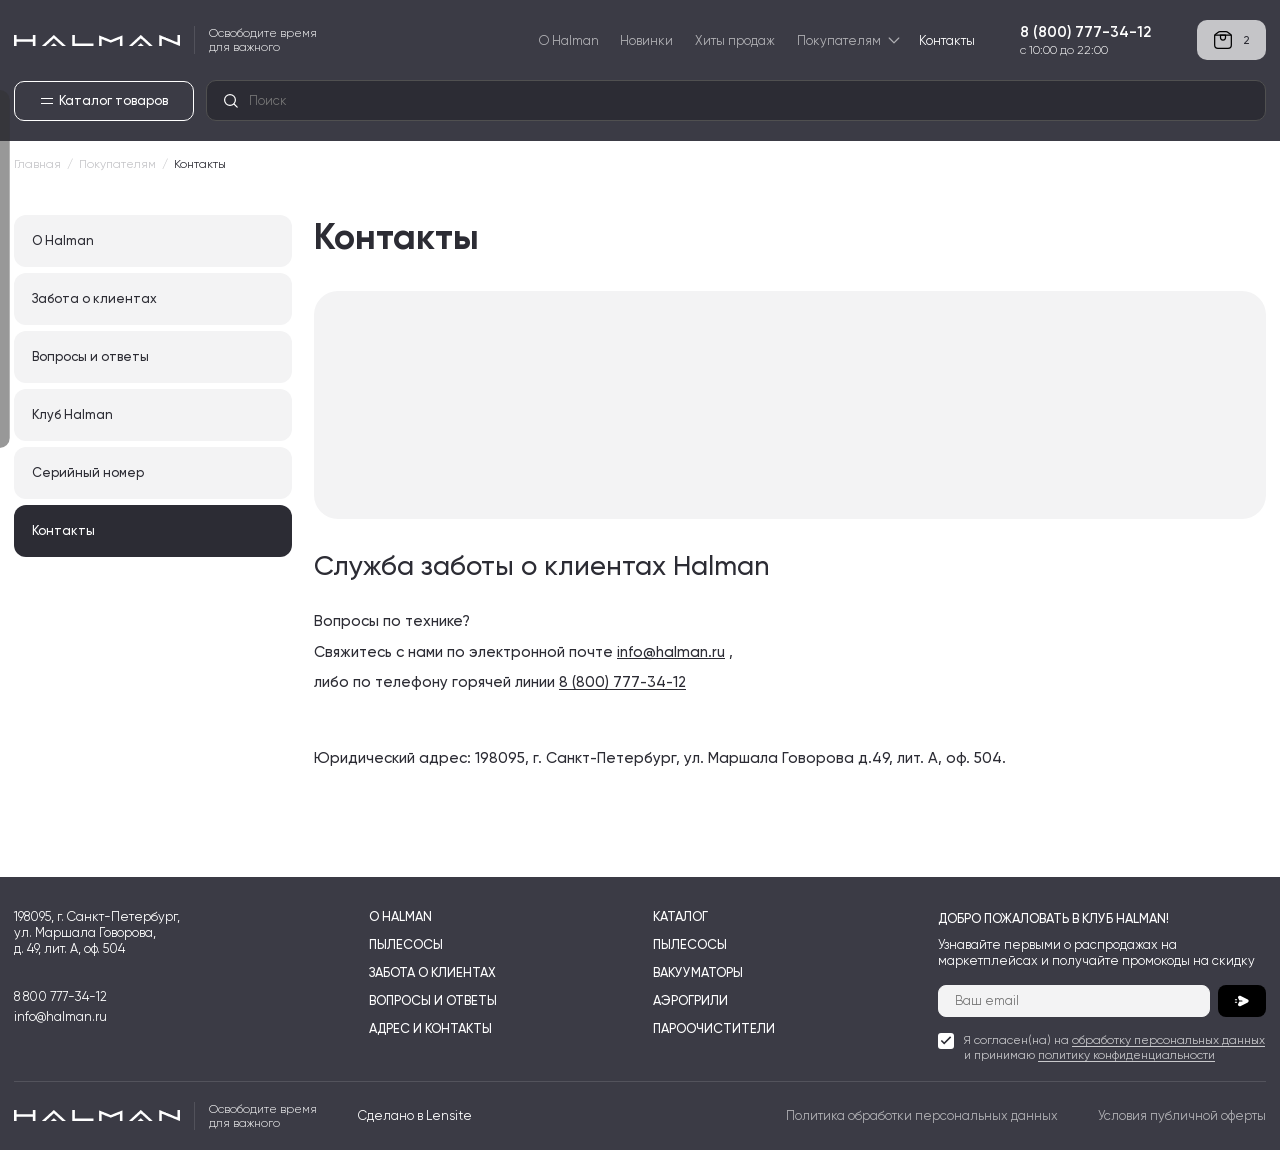
<file: contacts.html>
<!doctype html>
<html lang="en">
	<head>
		<meta charset="UTF-8">
		<meta name="robots" content="noindex, nofollow">
		<meta name="viewport" content="width=device-width, initial-scale=1, maximum-scale=1, user-scalable=yes">
		<link rel="preload" href="./assets/fonts/Gilroy-SemiBold.woff2" as="font" type="font/woff2" crossorigin="anonymous">
		<link rel="preload" href="./assets/fonts/Gilroy-Regular.woff2" as="font" type="font/woff2" crossorigin="anonymous">
		<link rel="preload" href="./assets/fonts/Gilroy-Medium.woff2" as="font" type="font/woff2" crossorigin="anonymous">
		<link rel="preload" href="./assets/fonts/Gilroy-Light.woff2" as="font" type="font/woff2" crossorigin="anonymous">
		<link rel="preload" href="./assets/fonts/Gilroy-Bold.woff2" as="font" type="font/woff2" crossorigin="anonymous">
		<link rel="shortcut icon" href="./assets/img/favicon.ico">
		<title>Контакты</title>
		<script type="module" crossorigin="" src="./js/contacts.min.js?v=1779362476053"></script>
		<link rel="modulepreload" crossorigin="" href="./js/app.min.js">
		<link rel="modulepreload" crossorigin="" href="./js/spollers.min.js">
		<link rel="stylesheet" crossorigin="" href="./css/style.min.css?v=1779362476053">
	</head>
	<body>
		<div class="wrapper">
			<header data-fls-header="" class="header">
				<div class="header__top">
					<div class="header__container-top">
						<div class="logo" data-fls-logo="">
							<a href="index.html" class="logo__link" aria-label="Halman — на главную">
								<span class="logo__mark">
									<img src="./assets/img/logo.svg" width="166" height="11" alt="" loading="lazy">
								</span>
							</a>
							<span class="logo__descriptor">Освободите время для важного</span>
						</div>
						<div class="header__navigation">
							<div class="header__menu menu">
								<button type="button" data-fls-menu="" class="menu__icon icon-menu" aria-label="Открыть меню">
									<span></span>
								</button>
								<nav class="menu__body">
									<ul class="menu__list">
										<li class="menu__item">
											<a href="about.html" class="menu__link">О Halman</a>
										</li>
										<li class="menu__item">
											<a href="#" class="menu__link">Новинки</a>
										</li>
										<li class="menu__item">
											<a href="#" class="menu__link">Хиты продаж</a>
										</li>
										<li class="menu__item menu__item_has-children" data-fls-menuhaschildren="">
											<a href="#" class="menu__link">Покупателям</a>
											<button type="button" class="menu__arrow" aria-expanded="false" aria-controls="submenu-customers" tabindex="-1"></button>
											<ul class="menu__sub-list" id="submenu-customers" hidden>
												<li>
													<a href="customer-care.html">Забота о клиентах</a>
												</li>
												<li>
													<a href="#">Вопросы и ответы</a>
												</li>
												<li>
													<a href="#">Клуб Halman</a>
												</li>
												<li>
													<a href="#">Серийный номер</a>
												</li>
											</ul>
										</li>
										<li class="menu__item">
											<a href="contacts.html" class="menu__link menu__link--active">Контакты</a>
										</li>
									</ul>
								</nav>
							</div>
						</div>
						<div class="header__contacts" data-fls-dynamic=".menu__body, 574.98, last">
							<a href="tel:88007773412" class="header__phone link-hover">8 (800) 777-34-12</a>
							<div class="header__worktime">с 10:00 до 22:00</div>
						</div>
						<a href="#" class="header__cart" data-fls-popup-link="cart" aria-label="Корзина">
							<span class="header__cart-icon">
								<svg class="icon" aria-hidden="true">
									<use href="./assets/img/spritemap.svg#sprite-cart"></use>
								</svg>
							</span>
							<span class="header__cart-count">2</span>
						</a>
					</div>
				</div>
				<div data-fls-header-scroll="" class="header__bottom">
					<div class="header__container-bottom">
						<div class="header__catalog" data-fls-dynamic=".menu__body, 991.98, 0">
							<div class="header-catalog" data-fls-headercatalog="">
								<button type="button" class="header-catalog__toggle">
									<span class="header-catalog__burger"></span>
									<span>Каталог товаров</span>
								</button>
								<button type="button" class="header-catalog__overlay" aria-label="Закрыть каталог"></button>
								<div class="header-catalog__wrapper" style="display: none;">
									<div class="header-catalog__container">
										<div class="header-catalog__mobile-head">
											<button type="button" class="header-catalog__back" aria-label="Назад"></button>
											<button type="button" class="header-catalog__mobile-title">Каталог товаров</button>
										</div>
										<div class="header-catalog__layout">
											<div class="header-catalog__categories">
												<button type="button" class="header-catalog__category _item-active" data-catalog-category="vacuum">
													<span class="header-catalog__category-image">
														<picture>
															<img data-fls-lazy="" alt="" loading="lazy" data-src="./assets/img/products/category1.webp">
														</picture>
													</span>
													<span class="header-catalog__category-title">Пылесосы</span>
													<span class="header-catalog__category-count">8</span>
												</button>
												<button type="button" class="header-catalog__category" data-catalog-category="vacuum-sealers">
													<span class="header-catalog__category-image">
														<picture>
															<img data-fls-lazy="" alt="" loading="lazy" data-src="./assets/img/products/category2.webp">
														</picture>
													</span>
													<span class="header-catalog__category-title">Вакууматоры</span>
													<span class="header-catalog__category-count">4</span>
												</button>
												<button type="button" class="header-catalog__category" data-catalog-category="airgrills">
													<span class="header-catalog__category-image">
														<picture>
															<img data-fls-lazy="" alt="" loading="lazy" data-src="./assets/img/products/category3.webp">
														</picture>
													</span>
													<span class="header-catalog__category-title">Аэрогрили</span>
													<span class="header-catalog__category-count">2</span>
												</button>
												<button type="button" class="header-catalog__category" data-catalog-category="steam">
													<span class="header-catalog__category-image">
														<picture>
															<img data-fls-lazy="" alt="" loading="lazy" data-src="./assets/img/products/category4.webp">
														</picture>
													</span>
													<span class="header-catalog__category-title">Пароочистители</span>
													<span class="header-catalog__category-count">4</span>
												</button>
											</div>
											<div class="header-catalog__models">
												<div class="header-catalog__model-group _item-active" data-catalog-panel="vacuum">
													<div class="header-catalog__model-head">
														<span>Моющие пылесосы</span>
														<span>6</span>
													</div>
													<a href="#" class="header-catalog__model" data-badge="new" data-image="assets/img/products/product1-image1.jpg" data-title="Вертикальный беспроводной пылесос Halman D700 Dream" data-text="Новинка от Halman повторяет исключительные характеристики известной модели." data-old-price="13 990 ₽" data-price="13 990 ₽">D700</a>
													<a href="#" class="header-catalog__model" data-image="assets/img/products/product2-image1.jpg" data-title="Вертикальный беспроводной пылесос Halman WVC100" data-text="Легкий корпус и удобная насадка для ежедневной уборки." data-price="13 990 ₽">WVC100</a>
													<a href="#" class="header-catalog__model" data-badge="new" data-image="assets/img/products/product3-image1.jpg" data-title="Вертикальный пылесос Halman D700 Dream Pro" data-text="Мощная модель для сухой и влажной уборки дома." data-old-price="13 990 ₽" data-price="13 990 ₽">D700DreamPro</a>
													<a href="#" class="header-catalog__model _item-active" data-badge="sale" data-image="assets/img/products/product4-image1.jpg" data-title="Вертикальный беспроводной пылесос Halman CSVC300" data-text="Новинка от Arnica повторяет исключительные характеристики известной модели Tesla Premium." data-old-price="13 990 ₽" data-price="13 990 ₽">TurboSteam</a>
													<a href="#" class="header-catalog__model" data-badge="hot" data-image="assets/img/products/product2-image1.jpg" data-title="CSVC300" data-text="Компактная модель для быстрой уборки без лишних проводов." data-price="13 990 ₽">CSVC300</a>
													<a href="#" class="header-catalog__model" data-badge="sale" data-image="assets/img/products/product1-image1.jpg" data-title="Моющий пылесос Halman WDVC2200 Aqua Power" data-text="Мощный моющий пылесос для сложных задач." data-old-price="13 990 ₽" data-price="13 990 ₽">WDVC2200 Aqua Power</a>
													<div class="header-catalog__model-head">
														<span>Вертикальные пылесосы</span>
														<span>2</span>
													</div>
													<a href="#" class="header-catalog__model" data-image="assets/img/products/product3-image1.jpg" data-title="Вертикальный пылесос Halman D700" data-text="Универсальная модель для ежедневной уборки." data-old-price="13 990 ₽" data-price="13 990 ₽">D700</a>
													<a href="#" class="header-catalog__model" data-image="assets/img/products/product4-image1.jpg" data-title="Вертикальный пылесос Halman WVC100" data-text="Практичный пылесос для быстрой уборки." data-old-price="13 990 ₽" data-price="13 990 ₽">WVC100</a>
													<a href="#" class="header-catalog__all btn btn_border-gray" data-fls-button="">
														<span>Все пылесосы Halman</span>
														<svg class="icon" aria-hidden="true">
															<use href="./assets/img/spritemap.svg#sprite-link-arrow"></use>
														</svg>
													</a>
												</div>
												<div class="header-catalog__model-group" data-catalog-panel="vacuum-sealers">
													<div class="header-catalog__model-head">
														<span>Вакууматоры</span>
														<span>4</span>
													</div>
													<a href="#" class="header-catalog__model" data-image="assets/img/products/category2.jpg" data-title="Вакууматор Halman HVS-1" data-text="Компактное решение для хранения продуктов." data-old-price="6 990 ₽" data-price="5 990 ₽">HVS-1</a>
													<a href="#" class="header-catalog__model" data-image="assets/img/products/category4.jpg" data-title="Вакууматор Halman Pro" data-text="Для регулярной домашней заготовки." data-old-price="8 990 ₽" data-price="7 990 ₽">Halman Pro</a>
												</div>
												<div class="header-catalog__model-group" data-catalog-panel="airgrills">
													<div class="header-catalog__model-head">
														<span>Аэрогрили</span>
														<span>2</span>
													</div>
													<a href="#" class="header-catalog__model" data-image="assets/img/products/category3.jpg" data-title="Аэрогриль Halman HAF-100" data-text="Готовьте любимые блюда с хрустящей корочкой." data-old-price="9 990 ₽" data-price="8 990 ₽">HAF-100</a>
													<a href="#" class="header-catalog__model" data-image="assets/img/products/product2-image1.jpg" data-title="Аэрогриль Halman HAF-200" data-text="Больше программ для повседневной кухни." data-old-price="11 990 ₽" data-price="10 990 ₽">HAF-200</a>
												</div>
												<div class="header-catalog__model-group" data-catalog-panel="steam">
													<div class="header-catalog__model-head">
														<span>Пароочистители</span>
														<span>4</span>
													</div>
													<a href="#" class="header-catalog__model" data-image="assets/img/products/product4-image1.jpg" data-title="Пароочиститель Halman Steam Pro" data-text="Глубокая очистка паром без лишней химии." data-old-price="13 990 ₽" data-price="12 990 ₽">Steam Pro</a>
													<a href="#" class="header-catalog__model" data-image="assets/img/products/product1-image1.jpg" data-title="Пароочиститель Halman Compact" data-text="Компактная модель для дома." data-old-price="10 990 ₽" data-price="9 990 ₽">Compact</a>
												</div>
											</div>
											<div class="header-catalog__preview">
												<div class="header-catalog__preview-badge badge badge_sale">Sale</div>
												<picture>
													<img data-fls-lazy="" alt="" loading="lazy" class="header-catalog__preview-image" data-src="./assets/img/products/product4-image1.webp">
												</picture>
											</div>
											<article class="product-card" data-fls-productcard="">
												<a href="single-products.html" class="product-card__image swiper" data-fls-slider="product-card" aria-label="Открыть товар: Вертикальный беспроводной пылесос Halman CSVC300">
													<span class="product-card__badges">
														<span class="product-card__badge badge badge_sale">sale</span>
													</span>
													<span class="product-card__pictures swiper-wrapper">
														<span class="product-card__slide swiper-slide">
															<picture>
																<img data-fls-lazy="" alt="" aria-hidden="true" loading="lazy" data-src="./assets/img/products/product4-image1.webp">
															</picture>
														</span>
													</span>
													<span class="product-card__gallery-nav" aria-hidden="true"></span>
													<span class="product-card__pagination swiper-pagination"></span>
												</a>
												<div class="product-card__body">
													<a href="single-products.html" class="product-card__title">Вертикальный беспроводной пылесос Halman CSVC300</a>
													<div class="product-card__text">
														Новинка от Arnica повторяет исключительные характеристики известной модели Tesla Premium.
													</div>
													<div class="product-card__prices">
														<span class="product-card__old-price">13 990 ₽</span>
														<span class="product-card__price">13 990 ₽</span>
													</div>
													<button type="button" class="product-card__button btn btn_bg-main" data-fls-button="" aria-label="Добавить в корзину: Вертикальный беспроводной пылесос Halman CSVC300">В корзину</button>
												</div>
											</article>
										</div>
									</div>
								</div>
							</div>
						</div>
						<div class="header__search" data-fls-dynamic=".header__container-top, 991.98,last">
							<div class="search" data-fls-search="">
								<form action="/search/" method="GET" class="search__form search-form" data-fls-dynamic=".search__container, 991.98, 1">
									<div class="search-form__wrapper">
										<div class="search-form__input">
											<span class="search__icon">
												<svg class="icon icon_search" aria-hidden="true">
													<use href="./assets/img/spritemap.svg#sprite-search"></use>
												</svg>
											</span>
											<span id="search-label" class="sr-only">Поиск</span>
											<input data-fls-input="" autocomplete="off" type="text" name="q" value="" placeholder="Поиск" data-placeholder="Поиск" aria-labelledby="search-label" class="search__input input">
											<button type="reset" class="search__close search-form__reset animation" data-fls-iconanimation="" aria-label="Закрыть поиск">
												<svg class="icon icon_close animation__object" aria-hidden="true">
													<use href="./assets/img/spritemap.svg#sprite-close"></use>
												</svg>
											</button>
										</div>
									</div>
								</form>
								<button type="button" class="search__mobile-toggle search-form__btn animation" data-fls-iconanimation="" aria-label="Открыть поиск">
									<svg class="icon icon_search animation__object" aria-hidden="true">
										<use href="./assets/img/spritemap.svg#sprite-search"></use>
									</svg>
								</button>
								<button type="button" class="search__overlay" aria-label="Закрыть поиск"></button>
								<div class="search__modal" aria-hidden="true" style="display: none;">
									<div class="search__container">
										<div class="search__caption">Поиск</div>
										<div class="search__results search-results">
											<div class="search-results__tags">
												<a href="/search/?q=Пылесос D700" class="search-results__tag">Пылесос D700</a>
												<a href="/search/?q=Пылесос WVC100" class="search-results__tag">Пылесос WVC100</a>
												<a href="/search/?q=Пылесос TurboSteam" class="search-results__tag">Пылесос TurboSteam</a>
												<a href="/search/?q=Вакууматор Halman-hvs-1" class="search-results__tag">Вакууматор Halman-hvs-1</a>
												<a href="/search/?q=Аэрогриль HAF-100" class="search-results__tag">Аэрогриль HAF-100</a>
											</div>
											<div class="search-results__title">Популярные товары</div>
											<div class="search-results__items">
												<a href="#" class="search-results__item search-item">
													<div class="search-item__image">
														<picture>
															<img data-fls-lazy="" alt="" loading="lazy" data-src="./assets/img/products/product1-image1.webp">
														</picture>
													</div>
													<div class="search-item__body">
														<div class="search-item__title">Вертикальный пылесос Halman D700 Dream</div>
														<div class="search-item__price">13 990 ₽</div>
													</div>
												</a>
												<a href="#" class="search-results__item search-item">
													<div class="search-item__image">
														<picture>
															<img data-fls-lazy="" alt="" loading="lazy" data-src="./assets/img/products/product2-image1.webp">
														</picture>
													</div>
													<div class="search-item__body">
														<div class="search-item__title">Универсальный дезинфицирующий моющий пылесос с паром 4 в 1 TurboSteam</div>
														<div class="search-item__price">13 990 ₽</div>
													</div>
												</a>
												<a href="#" class="search-results__item search-item">
													<div class="search-item__image">
														<picture>
															<img data-fls-lazy="" alt="" loading="lazy" data-src="./assets/img/products/product3-image1.webp">
														</picture>
													</div>
													<div class="search-item__body">
														<div class="search-item__title">Вертикальный пылесос Halman D700 Dream</div>
														<div class="search-item__price">13 990 ₽</div>
													</div>
												</a>
												<a href="#" class="search-results__item search-item">
													<div class="search-item__image">
														<picture>
															<img data-fls-lazy="" alt="" loading="lazy" data-src="./assets/img/products/product4-image1.webp">
														</picture>
													</div>
													<div class="search-item__body">
														<div class="search-item__title">Универсальный дезинфицирующий моющий пылесос с паром 4 в 1 TurboSteam</div>
														<div class="search-item__price">13 990 ₽</div>
													</div>
												</a>
											</div>
										</div>
									</div>
								</div>
							</div>
						</div>
						<a href="#" class="header__cart header__cart_bottom" data-fls-popup-link="cart" aria-label="Корзина">
							<span class="header__cart-icon">
								<svg class="icon" aria-hidden="true">
									<use href="./assets/img/spritemap.svg#sprite-cart"></use>
								</svg>
							</span>
							<span class="header__cart-count">2</span>
						</a>
					</div>
				</div>
			</header>
			<main class="inner">
				<div class="breadcrumbs" data-fls-breadcrumbs="">
					<div class="breadcrumbs__container">
						<nav class="breadcrumbs__nav" aria-label="Breadcrumbs" itemscope itemtype="https://schema.org/BreadcrumbList">
							<ul class="breadcrumbs__list">
								<li class="breadcrumbs__item" itemprop="itemListElement" itemscope itemtype="https://schema.org/ListItem">
									<a class="breadcrumbs__link link-hover" href="index.html" itemprop="item">
										<span itemprop="name">Главная</span>
									</a>
									<meta itemprop="position" content="1">
								</li>
								<span class="breadcrumbs__sep" aria-hidden="true">/</span>
								<li class="breadcrumbs__item" itemprop="itemListElement" itemscope itemtype="https://schema.org/ListItem">
									<a class="breadcrumbs__link link-hover" href="#" itemprop="item">
										<span itemprop="name">Покупателям</span>
									</a>
									<meta itemprop="position" content="2">
								</li>
								<span class="breadcrumbs__sep" aria-hidden="true">/</span>
								<li class="breadcrumbs__item" itemprop="itemListElement" itemscope itemtype="https://schema.org/ListItem">
									<span class="breadcrumbs__current" itemprop="name" aria-current="page">Контакты</span>
									<meta itemprop="position" content="3">
								</li>
							</ul>
						</nav>
					</div>
				</div>
				<section class="inner__section">
					<div class="inner__container">
						<div class="inner__layout">
							<aside class="inner__aside">
								<nav class="customers-menu" aria-label="Меню раздела">
									<div data-fls-spollers="991.98,max" class="customers-menu__spollers spollers">
										<details class="spollers__item">
											<summary class="customers-menu__summary spollers__title">Контакты</summary>
											<div class="customers-menu__body spollers__body">
												<ul class="customers-menu__list">
													<li class="customers-menu__item">
														<a href="about.html" class="customers-menu__link">О Halman</a>
													</li>
													<li class="customers-menu__item">
														<a href="customer-care.html" class="customers-menu__link">Забота о клиентах</a>
													</li>
													<li class="customers-menu__item">
														<a href="questions.html" class="customers-menu__link">Вопросы и ответы</a>
													</li>
													<li class="customers-menu__item">
														<a href="club-halman.html" class="customers-menu__link">Клуб Halman</a>
													</li>
													<li class="customers-menu__item">
														<a href="serial-number.html" class="customers-menu__link">Серийный номер</a>
													</li>
													<li class="customers-menu__item customers-menu__item--active">
														<a href="contacts.html" class="customers-menu__link customers-menu__link--active">Контакты</a>
													</li>
												</ul>
											</div>
										</details>
									</div>
								</nav>
							</aside>
							<div class="inner__content">
								<section class="contacts-section" data-fls-contacts-section="" aria-labelledby="contacts-title">
									<h1 id="contacts-title" class="inner__title">Контакты</h1>
									<div class="contacts-section__map">
										<iframe class="contacts-section__frame" src="https://www.google.com/maps?q=198095,+%D0%A1%D0%B0%D0%BD%D0%BA%D1%82-%D0%9F%D0%B5%D1%82%D0%B5%D1%80%D0%B1%D1%83%D1%80%D0%B3,+%D1%83%D0%BB.+%D0%9C%D0%B0%D1%80%D1%88%D0%B0%D0%BB%D0%B0+%D0%93%D0%BE%D0%B2%D0%BE%D1%80%D0%BE%D0%B2%D0%B0,+49&output=embed" loading="lazy" referrerpolicy="no-referrer-when-downgrade" allowfullscreen title="Карта расположения службы заботы о клиентах Halman"></iframe>
									</div>
									<div class="contacts-section__body">
										<h2 class="contacts-section__subtitle">Служба заботы о клиентах Halman</h2>
										<div class="contacts-section__copy">
											<p class="contacts-section__text">Вопросы по технике?</p>
											<p class="contacts-section__text">
												Свяжитесь с нами по электронной почте
												<a href="mailto:info@halman.ru" class="link-underline">info@halman.ru</a>
												,
											</p>
											<p class="contacts-section__text">
												либо по телефону горячей линии
												<a href="tel:88007773412" class="link-underline">8 (800) 777-34-12</a>
											</p>
										</div>
										<p class="contacts-section__text contacts-section__text_address">
											Юридический адрес: 198095, г. Санкт-Петербург, ул. Маршала Говорова д.49, лит. А, оф. 504.
										</p>
									</div>
								</section>
							</div>
						</div>
					</div>
				</section>
			</main>
			<footer data-fls-footer="" class="footer">
				<div class="footer__container">
					<div class="footer__top">
						<div class="footer__contacts">
							<address class="footer__address">
								198095, г. Санкт-Петербург,
								<br>
								ул. Маршала Говорова,
								<br>
								д. 49, лит. А, оф. 504
							</address>
							<div class="footer__contact-list">
								<a href="tel:88007773412" class="footer__contact link-hover">8 800 777-34-12</a>
								<a href="mailto:info@halman.ru" class="footer__contact link-hover">info@halman.ru</a>
							</div>
						</div>
						<nav class="footer__nav" aria-label="Навигация в футере">
							<ul class="footer__list">
								<li class="footer__item">
									<a href="#" class="footer__link link-hover">О Halman</a>
								</li>
								<li class="footer__item">
									<a href="#" class="footer__link link-hover">Пылесосы</a>
								</li>
								<li class="footer__item">
									<a href="#" class="footer__link link-hover">Забота о клиентах</a>
								</li>
								<li class="footer__item">
									<a href="#" class="footer__link link-hover">Вопросы и ответы</a>
								</li>
								<li class="footer__item">
									<a href="#" class="footer__link link-hover">Адрес и контакты</a>
								</li>
							</ul>
							<ul class="footer__list">
								<li class="footer__item">
									<a href="#" class="footer__link link-hover">Каталог</a>
								</li>
								<li class="footer__item">
									<a href="#" class="footer__link link-hover">Пылесосы</a>
								</li>
								<li class="footer__item">
									<a href="#" class="footer__link link-hover">Вакууматоры</a>
								</li>
								<li class="footer__item">
									<a href="#" class="footer__link link-hover">Аэрогрили</a>
								</li>
								<li class="footer__item">
									<a href="#" class="footer__link link-hover">Пароочистители</a>
								</li>
							</ul>
						</nav>
						<div class="footer__subscribe subscribe">
							<div class="subscribe__head">
								<div class="subscribe__title">Добро пожаловать в клуб Halman!</div>
								<div class="subscribe__text">
									Узнавайте первыми о распродажах на маркетплейсах и получайте промокоды на скидку
								</div>
							</div>
							<form action="#" method="POST" class="subscribe__form">
								<label class="subscribe__field">
									<span class="sr-only">Email</span>
									<input data-fls-input="" autocomplete="off" type="email" name="email" placeholder="Ваш email" class="subscribe__input input">
								</label>
								<button type="button" class="subscribe__submit" data-fls-popup-link="subscribe-success" aria-label="Подписаться">
									<svg class="icon" aria-hidden="true">
										<use href="./assets/img/spritemap.svg#sprite-send"></use>
									</svg>
								</button>
							</form>
							<label class="subscribe__agree checkbox" data-fls-checkbox="">
								<input class="checkbox__input" type="checkbox" name="agree" checked>
								<span class="checkbox__text">
									Я согласен(на) на
									<a href="#" class="link-underline">обработку персональных данных</a>
									и принимаю
									<a href="#" class="link-underline">политику конфиденциальности</a>
								</span>
							</label>
						</div>
					</div>
					<div class="footer__bottom">
						<div class="logo" data-fls-logo="">
							<a href="index.html" class="logo__link" aria-label="Halman — на главную">
								<span class="logo__mark">
									<img src="./assets/img/logo.svg" width="166" height="11" alt="" loading="lazy">
								</span>
							</a>
							<span class="logo__descriptor">Освободите время для важного</span>
						</div>
						<div class="footer__made">
							<a href="https://lensite.ru/" class="link-hover" target="_blank" rel="noopener noreferrer">Сделано в Lensite</a>
						</div>
						<a href="#" class="footer__policy link-hover">Политика обработки персональных данных</a>
						<a href="#" class="footer__offer link-hover">Условия публичной оферты</a>
					</div>
				</div>
			</footer>
		</div>
		<div data-fls-popup="cart" aria-hidden="true" class="popup popup_cart cart-popup">
			<div data-fls-popup-wrapper="" class="popup__wrapper cart-popup__wrapper">
				<div data-fls-popup-body="" class="popup__body cart-popup__body">
					<div data-fls-popup-content="" class="cart-popup__content">
						<div class="cart-popup__head">
							<div class="cart-popup__title">
								<span>Корзина</span>
								<span class="cart-popup__count">2</span>
							</div>
							<button data-fls-popup-close="" type="button" class="cart-popup__close animation" data-fls-iconanimation="" aria-label="Закрыть корзину">
								<svg class="icon animation__object" aria-hidden="true">
									<use href="./assets/img/spritemap.svg#sprite-close"></use>
								</svg>
							</button>
						</div>
						<div class="cart-popup__items">
							<div class="cart-popup__item cart-item">
								<a href="#" class="cart-item__image">
									<picture>
										<img data-fls-lazy="" alt="" loading="lazy" data-src="./assets/img/products/product1-image1.webp">
									</picture>
								</a>
								<div class="cart-item__about">
									<a href="#" class="cart-item__name">Halman D700 Dream легкий вертикальный пылесос для повседневных задач</a>
									<div class="cart-item__code">
										Артикул:
										<strong>ET14330</strong>
									</div>
								</div>
								<div data-fls-quantity="" class="cart-item__quantity quantity">
									<button data-fls-quantity-minus="" type="button" class="quantity__button quantity__button--minus" aria-label="Уменьшить количество"></button>
									<div class="quantity__input">
										<input data-fls-quantity-value="" autocomplete="off" type="text" name="quantity[]" value="1" aria-label="Количество">
									</div>
									<button data-fls-quantity-plus="" type="button" class="quantity__button quantity__button--plus" aria-label="Увеличить количество"></button>
								</div>
								<div class="cart-item__price">
									<div class="price">
										<div class="price price_old">5 590 ₽</div>
										<div class="price price_new">3 290 ₽</div>
									</div>
								</div>
								<div class="cart-item__actions">
									<button type="button" class="cart-item__remove animation" data-fls-iconanimation="" aria-label="Удалить товар">
										<svg class="icon animation__object" aria-hidden="true">
											<use href="./assets/img/spritemap.svg#sprite-close"></use>
										</svg>
									</button>
								</div>
							</div>
							<div class="cart-popup__item cart-item">
								<a href="#" class="cart-item__image">
									<picture>
										<img data-fls-lazy="" alt="" loading="lazy" data-src="./assets/img/products/product1-image1.webp">
									</picture>
								</a>
								<div class="cart-item__about">
									<a href="#" class="cart-item__name">Halman D700 Dream легкий вертикальный пылесос для повседневных задач</a>
									<div class="cart-item__code">
										Артикул:
										<strong>ET14330</strong>
									</div>
								</div>
								<div data-fls-quantity="" class="cart-item__quantity quantity">
									<button data-fls-quantity-minus="" type="button" class="quantity__button quantity__button--minus" aria-label="Уменьшить количество"></button>
									<div class="quantity__input">
										<input data-fls-quantity-value="" autocomplete="off" type="text" name="quantity[]" value="1" aria-label="Количество">
									</div>
									<button data-fls-quantity-plus="" type="button" class="quantity__button quantity__button--plus" aria-label="Увеличить количество"></button>
								</div>
								<div class="cart-item__price">
									<div class="price">
										<div class="price price_current">3 290 ₽</div>
									</div>
								</div>
								<div class="cart-item__actions">
									<button type="button" class="cart-item__remove animation" data-fls-iconanimation="" aria-label="Удалить товар">
										<svg class="icon animation__object" aria-hidden="true">
											<use href="./assets/img/spritemap.svg#sprite-close"></use>
										</svg>
									</button>
								</div>
							</div>
							<div class="cart-popup__item cart-item">
								<a href="#" class="cart-item__image">
									<picture>
										<img data-fls-lazy="" alt="" loading="lazy" data-src="./assets/img/products/product1-image1.webp">
									</picture>
								</a>
								<div class="cart-item__about">
									<a href="#" class="cart-item__name">Halman D700 Dream легкий вертикальный пылесос для повседневных задач</a>
									<div class="cart-item__code">
										Артикул:
										<strong>ET14330</strong>
									</div>
								</div>
								<div data-fls-quantity="" class="cart-item__quantity quantity">
									<button data-fls-quantity-minus="" type="button" class="quantity__button quantity__button--minus" aria-label="Уменьшить количество"></button>
									<div class="quantity__input">
										<input data-fls-quantity-value="" autocomplete="off" type="text" name="quantity[]" value="1" aria-label="Количество">
									</div>
									<button data-fls-quantity-plus="" type="button" class="quantity__button quantity__button--plus" aria-label="Увеличить количество"></button>
								</div>
								<div class="cart-item__price">
									<div class="price">
										<div class="price price_old">5 590 ₽</div>
										<div class="price price_new">3 290 ₽</div>
									</div>
								</div>
								<div class="cart-item__actions">
									<button type="button" class="cart-item__remove animation" data-fls-iconanimation="" aria-label="Удалить товар">
										<svg class="icon animation__object" aria-hidden="true">
											<use href="./assets/img/spritemap.svg#sprite-close"></use>
										</svg>
									</button>
								</div>
							</div>
							<div class="cart-popup__item cart-item">
								<a href="#" class="cart-item__image">
									<picture>
										<img data-fls-lazy="" alt="" loading="lazy" data-src="./assets/img/products/product1-image1.webp">
									</picture>
								</a>
								<div class="cart-item__about">
									<a href="#" class="cart-item__name">Halman D700 Dream легкий вертикальный пылесос для повседневных задач</a>
									<div class="cart-item__code">
										Артикул:
										<strong>ET14330</strong>
									</div>
								</div>
								<div data-fls-quantity="" class="cart-item__quantity quantity">
									<button data-fls-quantity-minus="" type="button" class="quantity__button quantity__button--minus" aria-label="Уменьшить количество"></button>
									<div class="quantity__input">
										<input data-fls-quantity-value="" autocomplete="off" type="text" name="quantity[]" value="1" aria-label="Количество">
									</div>
									<button data-fls-quantity-plus="" type="button" class="quantity__button quantity__button--plus" aria-label="Увеличить количество"></button>
								</div>
								<div class="cart-item__price">
									<div class="price">
										<div class="price price_current">3 290 ₽</div>
									</div>
								</div>
								<div class="cart-item__actions">
									<button type="button" class="cart-item__remove animation" data-fls-iconanimation="" aria-label="Удалить товар">
										<svg class="icon animation__object" aria-hidden="true">
											<use href="./assets/img/spritemap.svg#sprite-close"></use>
										</svg>
									</button>
								</div>
							</div>
							<div class="cart-popup__item cart-item">
								<a href="#" class="cart-item__image">
									<picture>
										<img data-fls-lazy="" alt="" loading="lazy" data-src="./assets/img/products/product1-image1.webp">
									</picture>
								</a>
								<div class="cart-item__about">
									<a href="#" class="cart-item__name">Halman D700 Dream легкий вертикальный пылесос для повседневных задач</a>
									<div class="cart-item__code">
										Артикул:
										<strong>ET14330</strong>
									</div>
								</div>
								<div data-fls-quantity="" class="cart-item__quantity quantity">
									<button data-fls-quantity-minus="" type="button" class="quantity__button quantity__button--minus" aria-label="Уменьшить количество"></button>
									<div class="quantity__input">
										<input data-fls-quantity-value="" autocomplete="off" type="text" name="quantity[]" value="1" aria-label="Количество">
									</div>
									<button data-fls-quantity-plus="" type="button" class="quantity__button quantity__button--plus" aria-label="Увеличить количество"></button>
								</div>
								<div class="cart-item__price">
									<div class="price">
										<div class="price price_old">5 590 ₽</div>
										<div class="price price_new">3 290 ₽</div>
									</div>
								</div>
								<div class="cart-item__actions">
									<button type="button" class="cart-item__remove animation" data-fls-iconanimation="" aria-label="Удалить товар">
										<svg class="icon animation__object" aria-hidden="true">
											<use href="./assets/img/spritemap.svg#sprite-close"></use>
										</svg>
									</button>
								</div>
							</div>
							<div class="cart-popup__item cart-item">
								<a href="#" class="cart-item__image">
									<picture>
										<img data-fls-lazy="" alt="" loading="lazy" data-src="./assets/img/products/product1-image1.webp">
									</picture>
								</a>
								<div class="cart-item__about">
									<a href="#" class="cart-item__name">Halman D700 Dream легкий вертикальный пылесос для повседневных задач</a>
									<div class="cart-item__code">
										Артикул:
										<strong>ET14330</strong>
									</div>
								</div>
								<div data-fls-quantity="" class="cart-item__quantity quantity">
									<button data-fls-quantity-minus="" type="button" class="quantity__button quantity__button--minus" aria-label="Уменьшить количество"></button>
									<div class="quantity__input">
										<input data-fls-quantity-value="" autocomplete="off" type="text" name="quantity[]" value="1" aria-label="Количество">
									</div>
									<button data-fls-quantity-plus="" type="button" class="quantity__button quantity__button--plus" aria-label="Увеличить количество"></button>
								</div>
								<div class="cart-item__price">
									<div class="price">
										<div class="price price_current">3 290 ₽</div>
									</div>
								</div>
								<div class="cart-item__actions">
									<button type="button" class="cart-item__remove animation" data-fls-iconanimation="" aria-label="Удалить товар">
										<svg class="icon animation__object" aria-hidden="true">
											<use href="./assets/img/spritemap.svg#sprite-close"></use>
										</svg>
									</button>
								</div>
							</div>
							<div class="cart-popup__item cart-item">
								<a href="#" class="cart-item__image">
									<picture>
										<img data-fls-lazy="" alt="" loading="lazy" data-src="./assets/img/products/product1-image1.webp">
									</picture>
								</a>
								<div class="cart-item__about">
									<a href="#" class="cart-item__name">Halman D700 Dream легкий вертикальный пылесос для повседневных задач</a>
									<div class="cart-item__code">
										Артикул:
										<strong>ET14330</strong>
									</div>
								</div>
								<div data-fls-quantity="" class="cart-item__quantity quantity">
									<button data-fls-quantity-minus="" type="button" class="quantity__button quantity__button--minus" aria-label="Уменьшить количество"></button>
									<div class="quantity__input">
										<input data-fls-quantity-value="" autocomplete="off" type="text" name="quantity[]" value="1" aria-label="Количество">
									</div>
									<button data-fls-quantity-plus="" type="button" class="quantity__button quantity__button--plus" aria-label="Увеличить количество"></button>
								</div>
								<div class="cart-item__price">
									<div class="price">
										<div class="price price_old">5 590 ₽</div>
										<div class="price price_new">3 290 ₽</div>
									</div>
								</div>
								<div class="cart-item__actions">
									<button type="button" class="cart-item__remove animation" data-fls-iconanimation="" aria-label="Удалить товар">
										<svg class="icon animation__object" aria-hidden="true">
											<use href="./assets/img/spritemap.svg#sprite-close"></use>
										</svg>
									</button>
								</div>
							</div>
							<div class="cart-popup__item cart-item">
								<a href="#" class="cart-item__image">
									<picture>
										<img data-fls-lazy="" alt="" loading="lazy" data-src="./assets/img/products/product1-image1.webp">
									</picture>
								</a>
								<div class="cart-item__about">
									<a href="#" class="cart-item__name">Halman D700 Dream легкий вертикальный пылесос для повседневных задач</a>
									<div class="cart-item__code">
										Артикул:
										<strong>ET14330</strong>
									</div>
								</div>
								<div data-fls-quantity="" class="cart-item__quantity quantity">
									<button data-fls-quantity-minus="" type="button" class="quantity__button quantity__button--minus" aria-label="Уменьшить количество"></button>
									<div class="quantity__input">
										<input data-fls-quantity-value="" autocomplete="off" type="text" name="quantity[]" value="1" aria-label="Количество">
									</div>
									<button data-fls-quantity-plus="" type="button" class="quantity__button quantity__button--plus" aria-label="Увеличить количество"></button>
								</div>
								<div class="cart-item__price">
									<div class="price">
										<div class="price price_current">3 290 ₽</div>
									</div>
								</div>
								<div class="cart-item__actions">
									<button type="button" class="cart-item__remove animation" data-fls-iconanimation="" aria-label="Удалить товар">
										<svg class="icon animation__object" aria-hidden="true">
											<use href="./assets/img/spritemap.svg#sprite-close"></use>
										</svg>
									</button>
								</div>
							</div>
							<div class="cart-popup__item cart-item">
								<a href="#" class="cart-item__image">
									<picture>
										<img data-fls-lazy="" alt="" loading="lazy" data-src="./assets/img/products/product1-image1.webp">
									</picture>
								</a>
								<div class="cart-item__about">
									<a href="#" class="cart-item__name">Halman D700 Dream легкий вертикальный пылесос для повседневных задач</a>
									<div class="cart-item__code">
										Артикул:
										<strong>ET14330</strong>
									</div>
								</div>
								<div data-fls-quantity="" class="cart-item__quantity quantity">
									<button data-fls-quantity-minus="" type="button" class="quantity__button quantity__button--minus" aria-label="Уменьшить количество"></button>
									<div class="quantity__input">
										<input data-fls-quantity-value="" autocomplete="off" type="text" name="quantity[]" value="1" aria-label="Количество">
									</div>
									<button data-fls-quantity-plus="" type="button" class="quantity__button quantity__button--plus" aria-label="Увеличить количество"></button>
								</div>
								<div class="cart-item__price">
									<div class="price">
										<div class="price price_old">5 590 ₽</div>
										<div class="price price_new">3 290 ₽</div>
									</div>
								</div>
								<div class="cart-item__actions">
									<button type="button" class="cart-item__remove animation" data-fls-iconanimation="" aria-label="Удалить товар">
										<svg class="icon animation__object" aria-hidden="true">
											<use href="./assets/img/spritemap.svg#sprite-close"></use>
										</svg>
									</button>
								</div>
							</div>
							<div class="cart-popup__item cart-item">
								<a href="#" class="cart-item__image">
									<picture>
										<img data-fls-lazy="" alt="" loading="lazy" data-src="./assets/img/products/product1-image1.webp">
									</picture>
								</a>
								<div class="cart-item__about">
									<a href="#" class="cart-item__name">Halman D700 Dream легкий вертикальный пылесос для повседневных задач</a>
									<div class="cart-item__code">
										Артикул:
										<strong>ET14330</strong>
									</div>
								</div>
								<div data-fls-quantity="" class="cart-item__quantity quantity">
									<button data-fls-quantity-minus="" type="button" class="quantity__button quantity__button--minus" aria-label="Уменьшить количество"></button>
									<div class="quantity__input">
										<input data-fls-quantity-value="" autocomplete="off" type="text" name="quantity[]" value="1" aria-label="Количество">
									</div>
									<button data-fls-quantity-plus="" type="button" class="quantity__button quantity__button--plus" aria-label="Увеличить количество"></button>
								</div>
								<div class="cart-item__price">
									<div class="price">
										<div class="price price_current">3 290 ₽</div>
									</div>
								</div>
								<div class="cart-item__actions">
									<button type="button" class="cart-item__remove animation" data-fls-iconanimation="" aria-label="Удалить товар">
										<svg class="icon animation__object" aria-hidden="true">
											<use href="./assets/img/spritemap.svg#sprite-close"></use>
										</svg>
									</button>
								</div>
							</div>
							<div class="cart-popup__item cart-item">
								<a href="#" class="cart-item__image">
									<picture>
										<img data-fls-lazy="" alt="" loading="lazy" data-src="./assets/img/products/product1-image1.webp">
									</picture>
								</a>
								<div class="cart-item__about">
									<a href="#" class="cart-item__name">Halman D700 Dream легкий вертикальный пылесос для повседневных задач</a>
									<div class="cart-item__code">
										Артикул:
										<strong>ET14330</strong>
									</div>
								</div>
								<div data-fls-quantity="" class="cart-item__quantity quantity">
									<button data-fls-quantity-minus="" type="button" class="quantity__button quantity__button--minus" aria-label="Уменьшить количество"></button>
									<div class="quantity__input">
										<input data-fls-quantity-value="" autocomplete="off" type="text" name="quantity[]" value="1" aria-label="Количество">
									</div>
									<button data-fls-quantity-plus="" type="button" class="quantity__button quantity__button--plus" aria-label="Увеличить количество"></button>
								</div>
								<div class="cart-item__price">
									<div class="price">
										<div class="price price_old">5 590 ₽</div>
										<div class="price price_new">3 290 ₽</div>
									</div>
								</div>
								<div class="cart-item__actions">
									<button type="button" class="cart-item__remove animation" data-fls-iconanimation="" aria-label="Удалить товар">
										<svg class="icon animation__object" aria-hidden="true">
											<use href="./assets/img/spritemap.svg#sprite-close"></use>
										</svg>
									</button>
								</div>
							</div>
							<div class="cart-popup__item cart-item">
								<a href="#" class="cart-item__image">
									<picture>
										<img data-fls-lazy="" alt="" loading="lazy" data-src="./assets/img/products/product1-image1.webp">
									</picture>
								</a>
								<div class="cart-item__about">
									<a href="#" class="cart-item__name">Halman D700 Dream легкий вертикальный пылесос для повседневных задач</a>
									<div class="cart-item__code">
										Артикул:
										<strong>ET14330</strong>
									</div>
								</div>
								<div data-fls-quantity="" class="cart-item__quantity quantity">
									<button data-fls-quantity-minus="" type="button" class="quantity__button quantity__button--minus" aria-label="Уменьшить количество"></button>
									<div class="quantity__input">
										<input data-fls-quantity-value="" autocomplete="off" type="text" name="quantity[]" value="1" aria-label="Количество">
									</div>
									<button data-fls-quantity-plus="" type="button" class="quantity__button quantity__button--plus" aria-label="Увеличить количество"></button>
								</div>
								<div class="cart-item__price">
									<div class="price">
										<div class="price price_current">3 290 ₽</div>
									</div>
								</div>
								<div class="cart-item__actions">
									<button type="button" class="cart-item__remove animation" data-fls-iconanimation="" aria-label="Удалить товар">
										<svg class="icon animation__object" aria-hidden="true">
											<use href="./assets/img/spritemap.svg#sprite-close"></use>
										</svg>
									</button>
								</div>
							</div>
							<div class="cart-popup__item cart-item">
								<a href="#" class="cart-item__image">
									<picture>
										<img data-fls-lazy="" alt="" loading="lazy" data-src="./assets/img/products/product1-image1.webp">
									</picture>
								</a>
								<div class="cart-item__about">
									<a href="#" class="cart-item__name">Halman D700 Dream легкий вертикальный пылесос для повседневных задач</a>
									<div class="cart-item__code">
										Артикул:
										<strong>ET14330</strong>
									</div>
								</div>
								<div data-fls-quantity="" class="cart-item__quantity quantity">
									<button data-fls-quantity-minus="" type="button" class="quantity__button quantity__button--minus" aria-label="Уменьшить количество"></button>
									<div class="quantity__input">
										<input data-fls-quantity-value="" autocomplete="off" type="text" name="quantity[]" value="1" aria-label="Количество">
									</div>
									<button data-fls-quantity-plus="" type="button" class="quantity__button quantity__button--plus" aria-label="Увеличить количество"></button>
								</div>
								<div class="cart-item__price">
									<div class="price">
										<div class="price price_old">5 590 ₽</div>
										<div class="price price_new">3 290 ₽</div>
									</div>
								</div>
								<div class="cart-item__actions">
									<button type="button" class="cart-item__remove animation" data-fls-iconanimation="" aria-label="Удалить товар">
										<svg class="icon animation__object" aria-hidden="true">
											<use href="./assets/img/spritemap.svg#sprite-close"></use>
										</svg>
									</button>
								</div>
							</div>
							<div class="cart-popup__item cart-item">
								<a href="#" class="cart-item__image">
									<picture>
										<img data-fls-lazy="" alt="" loading="lazy" data-src="./assets/img/products/product1-image1.webp">
									</picture>
								</a>
								<div class="cart-item__about">
									<a href="#" class="cart-item__name">Halman D700 Dream легкий вертикальный пылесос для повседневных задач</a>
									<div class="cart-item__code">
										Артикул:
										<strong>ET14330</strong>
									</div>
								</div>
								<div data-fls-quantity="" class="cart-item__quantity quantity">
									<button data-fls-quantity-minus="" type="button" class="quantity__button quantity__button--minus" aria-label="Уменьшить количество"></button>
									<div class="quantity__input">
										<input data-fls-quantity-value="" autocomplete="off" type="text" name="quantity[]" value="1" aria-label="Количество">
									</div>
									<button data-fls-quantity-plus="" type="button" class="quantity__button quantity__button--plus" aria-label="Увеличить количество"></button>
								</div>
								<div class="cart-item__price">
									<div class="price">
										<div class="price price_current">3 290 ₽</div>
									</div>
								</div>
								<div class="cart-item__actions">
									<button type="button" class="cart-item__remove animation" data-fls-iconanimation="" aria-label="Удалить товар">
										<svg class="icon animation__object" aria-hidden="true">
											<use href="./assets/img/spritemap.svg#sprite-close"></use>
										</svg>
									</button>
								</div>
							</div>
							<div class="cart-popup__item cart-item">
								<a href="#" class="cart-item__image">
									<picture>
										<img data-fls-lazy="" alt="" loading="lazy" data-src="./assets/img/products/product1-image1.webp">
									</picture>
								</a>
								<div class="cart-item__about">
									<a href="#" class="cart-item__name">Halman D700 Dream легкий вертикальный пылесос для повседневных задач</a>
									<div class="cart-item__code">
										Артикул:
										<strong>ET14330</strong>
									</div>
								</div>
								<div data-fls-quantity="" class="cart-item__quantity quantity">
									<button data-fls-quantity-minus="" type="button" class="quantity__button quantity__button--minus" aria-label="Уменьшить количество"></button>
									<div class="quantity__input">
										<input data-fls-quantity-value="" autocomplete="off" type="text" name="quantity[]" value="1" aria-label="Количество">
									</div>
									<button data-fls-quantity-plus="" type="button" class="quantity__button quantity__button--plus" aria-label="Увеличить количество"></button>
								</div>
								<div class="cart-item__price">
									<div class="price">
										<div class="price price_old">5 590 ₽</div>
										<div class="price price_new">3 290 ₽</div>
									</div>
								</div>
								<div class="cart-item__actions">
									<button type="button" class="cart-item__remove animation" data-fls-iconanimation="" aria-label="Удалить товар">
										<svg class="icon animation__object" aria-hidden="true">
											<use href="./assets/img/spritemap.svg#sprite-close"></use>
										</svg>
									</button>
								</div>
							</div>
							<div class="cart-popup__item cart-item">
								<a href="#" class="cart-item__image">
									<picture>
										<img data-fls-lazy="" alt="" loading="lazy" data-src="./assets/img/products/product1-image1.webp">
									</picture>
								</a>
								<div class="cart-item__about">
									<a href="#" class="cart-item__name">Halman D700 Dream легкий вертикальный пылесос для повседневных задач</a>
									<div class="cart-item__code">
										Артикул:
										<strong>ET14330</strong>
									</div>
								</div>
								<div data-fls-quantity="" class="cart-item__quantity quantity">
									<button data-fls-quantity-minus="" type="button" class="quantity__button quantity__button--minus" aria-label="Уменьшить количество"></button>
									<div class="quantity__input">
										<input data-fls-quantity-value="" autocomplete="off" type="text" name="quantity[]" value="1" aria-label="Количество">
									</div>
									<button data-fls-quantity-plus="" type="button" class="quantity__button quantity__button--plus" aria-label="Увеличить количество"></button>
								</div>
								<div class="cart-item__price">
									<div class="price">
										<div class="price price_current">3 290 ₽</div>
									</div>
								</div>
								<div class="cart-item__actions">
									<button type="button" class="cart-item__remove animation" data-fls-iconanimation="" aria-label="Удалить товар">
										<svg class="icon animation__object" aria-hidden="true">
											<use href="./assets/img/spritemap.svg#sprite-close"></use>
										</svg>
									</button>
								</div>
							</div>
						</div>
						<div class="cart-popup__summary">
							<div class="cart-popup__total">
								<span>Итого:</span>
								<span class="cart-popup__total-prices">
									<span class="cart-popup__old-price">5 590 ₽</span>
									<span class="cart-popup__price">3 290 ₽</span>
								</span>
							</div>
							<a href="#" class="cart-popup__button btn btn_big btn_bg-main" data-fls-button="">Перейти в корзину</a>
						</div>
					</div>
				</div>
			</div>
		</div>
		<div data-fls-popup="subscribe-success" aria-hidden="true" class="popup popup_subscribe subscribe-popup">
			<div data-fls-popup-wrapper="" class="popup__wrapper subscribe-popup__wrapper">
				<div data-fls-popup-body="" class="popup__body subscribe-popup__body">
					<div data-fls-popup-content="" class="subscribe-popup__content">
						<button data-fls-popup-close="" type="button" class="subscribe-popup__close animation" data-fls-iconanimation="" aria-label="Закрыть окно">
							<svg class="icon animation__object" aria-hidden="true">
								<use href="./assets/img/spritemap.svg#sprite-close"></use>
							</svg>
						</button>
						<div class="subscribe-popup__icon" aria-hidden="true">
							<svg class="icon" aria-hidden="true">
								<use href="./assets/img/spritemap.svg#sprite-check"></use>
							</svg>
						</div>
						<div class="subscribe-popup__title">
							Вы успешно подписались
							<br>
							на рассылку
						</div>
					</div>
				</div>
			</div>
		</div>
		<ul id="fls-dev-panel">
			<li>
				<a href="single-products2.html">single-products2</a>
			</li>
			<li>
				<a href="single-products.html">single-products</a>
			</li>
			<li>
				<a href="serial-number.html">serial-number</a>
			</li>
			<li>
				<a href="questions.html">questions</a>
			</li>
			<li>
				<a href="index.html">index</a>
			</li>
			<li>
				<a href="customer-care.html">customer-care</a>
			</li>
			<li>
				<a href="contacts.html">contacts</a>
			</li>
			<li>
				<a href="club-halman.html">club-halman</a>
			</li>
			<li>
				<a href="checkout.html">checkout</a>
			</li>
			<li>
				<a href="cart.html">cart</a>
			</li>
			<li>
				<a href="archive-products.html">archive-products</a>
			</li>
			<li>
				<a href="about.html">about</a>
			</li>
			<li>
				<a href="404.html">404</a>
			</li>
		</ul>
		<style>
			#fls-dev-panel{
				position: fixed;
				left: 10px;
				padding: 15px 25px 15px 15px;
				border-radius: 0 10px 10px 0;
				top: 10%;
				color: #ffffff;
				background-color: rgba(51, 51, 51, 0.5);
				transform: translate(-100%, 0px);
				max-height: 80svh;
				overflow: auto;
				transition: all 300ms;
				z-index: 9999;
				font-family: Arial, "Helvetica Neue", Helvetica, sans-serif;
			}
			#fls-dev-panel li{
				list-style:none;
			}
			#fls-dev-panel hr{
				border-bottom: 1px solid;
			}
			#fls-dev-panel:hover{
				left: 0px;
				transform: translate(0, 0);
			}
			#fls-dev-panel a{
				text-decoration: none;
				color: inherit;
			}
			#fls-dev-panel a:hover {
				text-decoration: underline;
			}
			#fls-dev-panel li:not(:last-child) {
				margin-bottom: 10px;
			}
		</style>
	</body>
</html>
</file>
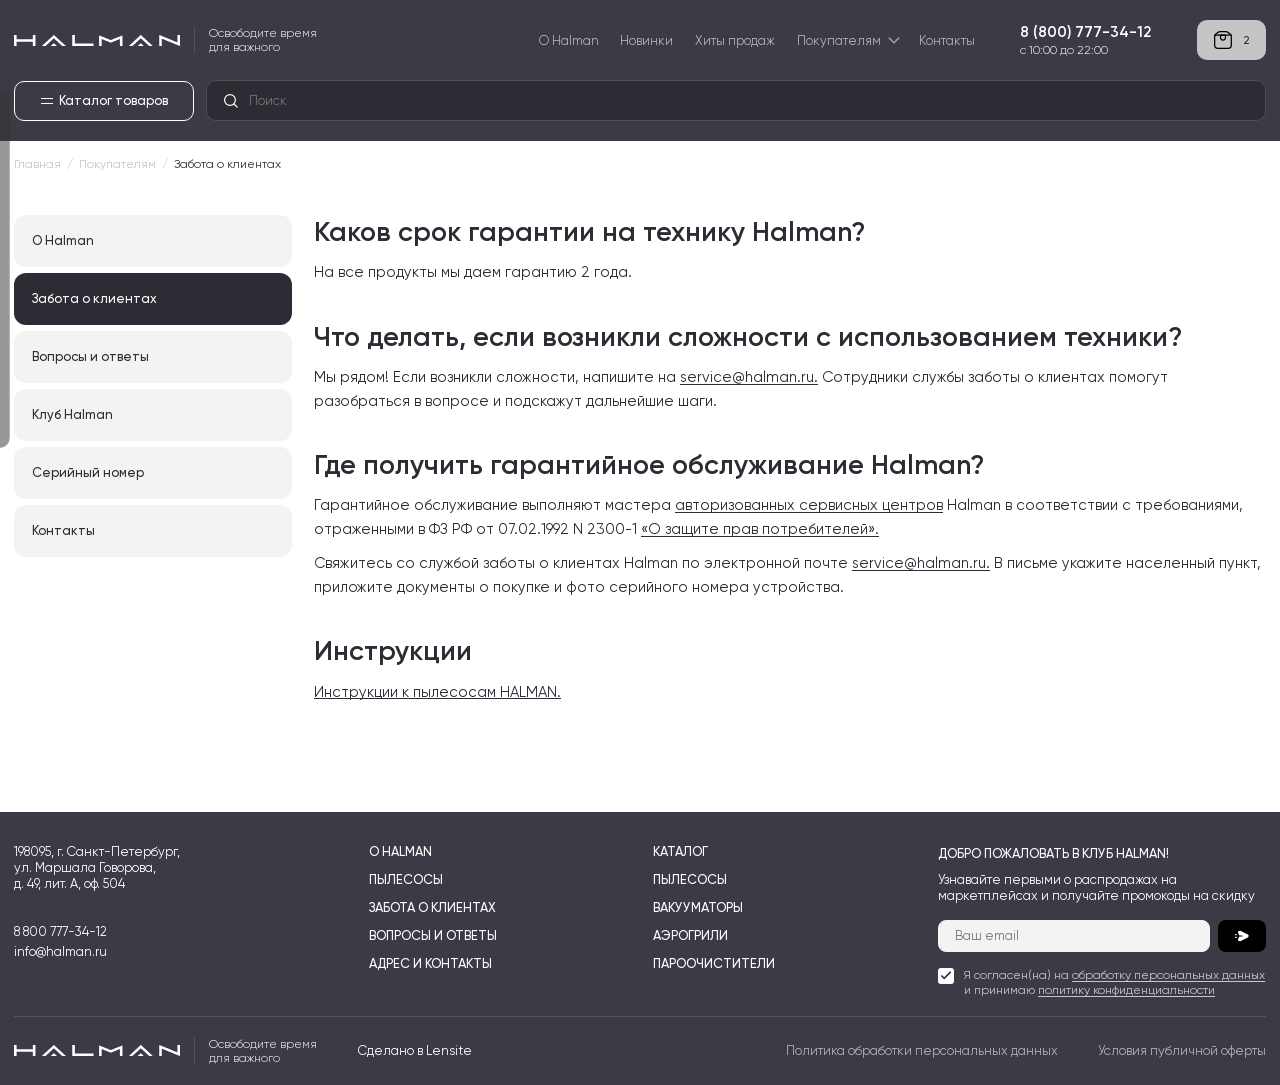
<file: customer-care.html>
<!doctype html>
<html lang="en">
	<head>
		<meta charset="UTF-8">
		<meta name="robots" content="noindex, nofollow">
		<meta name="viewport" content="width=device-width, initial-scale=1, maximum-scale=1, user-scalable=yes">
		<link rel="preload" href="./assets/fonts/Gilroy-SemiBold.woff2" as="font" type="font/woff2" crossorigin="anonymous">
		<link rel="preload" href="./assets/fonts/Gilroy-Regular.woff2" as="font" type="font/woff2" crossorigin="anonymous">
		<link rel="preload" href="./assets/fonts/Gilroy-Medium.woff2" as="font" type="font/woff2" crossorigin="anonymous">
		<link rel="preload" href="./assets/fonts/Gilroy-Light.woff2" as="font" type="font/woff2" crossorigin="anonymous">
		<link rel="preload" href="./assets/fonts/Gilroy-Bold.woff2" as="font" type="font/woff2" crossorigin="anonymous">
		<link rel="shortcut icon" href="./assets/img/favicon.ico">
		<title>Забота о клиентах</title>
		<script type="module" crossorigin="" src="./js/customer-care.min.js?v=1779362476050"></script>
		<link rel="modulepreload" crossorigin="" href="./js/app.min.js">
		<link rel="modulepreload" crossorigin="" href="./js/spollers.min.js">
		<link rel="stylesheet" crossorigin="" href="./css/style.min.css?v=1779362476050">
	</head>
	<body>
		<div class="wrapper">
			<header data-fls-header="" class="header">
				<div class="header__top">
					<div class="header__container-top">
						<div class="logo" data-fls-logo="">
							<a href="index.html" class="logo__link" aria-label="Halman — на главную">
								<span class="logo__mark">
									<img src="./assets/img/logo.svg" width="166" height="11" alt="" loading="lazy">
								</span>
							</a>
							<span class="logo__descriptor">Освободите время для важного</span>
						</div>
						<div class="header__navigation">
							<div class="header__menu menu">
								<button type="button" data-fls-menu="" class="menu__icon icon-menu" aria-label="Открыть меню">
									<span></span>
								</button>
								<nav class="menu__body">
									<ul class="menu__list">
										<li class="menu__item">
											<a href="about.html" class="menu__link">О Halman</a>
										</li>
										<li class="menu__item">
											<a href="#" class="menu__link">Новинки</a>
										</li>
										<li class="menu__item">
											<a href="#" class="menu__link">Хиты продаж</a>
										</li>
										<li class="menu__item menu__item_has-children" data-fls-menuhaschildren="">
											<a href="#" class="menu__link">Покупателям</a>
											<button type="button" class="menu__arrow" aria-expanded="false" aria-controls="submenu-customers" tabindex="-1"></button>
											<ul class="menu__sub-list" id="submenu-customers" hidden>
												<li>
													<a href="customer-care.html">Забота о клиентах</a>
												</li>
												<li>
													<a href="#">Вопросы и ответы</a>
												</li>
												<li>
													<a href="#">Клуб Halman</a>
												</li>
												<li>
													<a href="#">Серийный номер</a>
												</li>
											</ul>
										</li>
										<li class="menu__item">
											<a href="contacts.html" class="menu__link">Контакты</a>
										</li>
									</ul>
								</nav>
							</div>
						</div>
						<div class="header__contacts" data-fls-dynamic=".menu__body, 574.98, last">
							<a href="tel:88007773412" class="header__phone link-hover">8 (800) 777-34-12</a>
							<div class="header__worktime">с 10:00 до 22:00</div>
						</div>
						<a href="#" class="header__cart" data-fls-popup-link="cart" aria-label="Корзина">
							<span class="header__cart-icon">
								<svg class="icon" aria-hidden="true">
									<use href="./assets/img/spritemap.svg#sprite-cart"></use>
								</svg>
							</span>
							<span class="header__cart-count">2</span>
						</a>
					</div>
				</div>
				<div data-fls-header-scroll="" class="header__bottom">
					<div class="header__container-bottom">
						<div class="header__catalog" data-fls-dynamic=".menu__body, 991.98, 0">
							<div class="header-catalog" data-fls-headercatalog="">
								<button type="button" class="header-catalog__toggle">
									<span class="header-catalog__burger"></span>
									<span>Каталог товаров</span>
								</button>
								<button type="button" class="header-catalog__overlay" aria-label="Закрыть каталог"></button>
								<div class="header-catalog__wrapper" style="display: none;">
									<div class="header-catalog__container">
										<div class="header-catalog__mobile-head">
											<button type="button" class="header-catalog__back" aria-label="Назад"></button>
											<button type="button" class="header-catalog__mobile-title">Каталог товаров</button>
										</div>
										<div class="header-catalog__layout">
											<div class="header-catalog__categories">
												<button type="button" class="header-catalog__category _item-active" data-catalog-category="vacuum">
													<span class="header-catalog__category-image">
														<picture>
															<img data-fls-lazy="" alt="" loading="lazy" data-src="./assets/img/products/category1.webp">
														</picture>
													</span>
													<span class="header-catalog__category-title">Пылесосы</span>
													<span class="header-catalog__category-count">8</span>
												</button>
												<button type="button" class="header-catalog__category" data-catalog-category="vacuum-sealers">
													<span class="header-catalog__category-image">
														<picture>
															<img data-fls-lazy="" alt="" loading="lazy" data-src="./assets/img/products/category2.webp">
														</picture>
													</span>
													<span class="header-catalog__category-title">Вакууматоры</span>
													<span class="header-catalog__category-count">4</span>
												</button>
												<button type="button" class="header-catalog__category" data-catalog-category="airgrills">
													<span class="header-catalog__category-image">
														<picture>
															<img data-fls-lazy="" alt="" loading="lazy" data-src="./assets/img/products/category3.webp">
														</picture>
													</span>
													<span class="header-catalog__category-title">Аэрогрили</span>
													<span class="header-catalog__category-count">2</span>
												</button>
												<button type="button" class="header-catalog__category" data-catalog-category="steam">
													<span class="header-catalog__category-image">
														<picture>
															<img data-fls-lazy="" alt="" loading="lazy" data-src="./assets/img/products/category4.webp">
														</picture>
													</span>
													<span class="header-catalog__category-title">Пароочистители</span>
													<span class="header-catalog__category-count">4</span>
												</button>
											</div>
											<div class="header-catalog__models">
												<div class="header-catalog__model-group _item-active" data-catalog-panel="vacuum">
													<div class="header-catalog__model-head">
														<span>Моющие пылесосы</span>
														<span>6</span>
													</div>
													<a href="#" class="header-catalog__model" data-badge="new" data-image="assets/img/products/product1-image1.jpg" data-title="Вертикальный беспроводной пылесос Halman D700 Dream" data-text="Новинка от Halman повторяет исключительные характеристики известной модели." data-old-price="13 990 ₽" data-price="13 990 ₽">D700</a>
													<a href="#" class="header-catalog__model" data-image="assets/img/products/product2-image1.jpg" data-title="Вертикальный беспроводной пылесос Halman WVC100" data-text="Легкий корпус и удобная насадка для ежедневной уборки." data-price="13 990 ₽">WVC100</a>
													<a href="#" class="header-catalog__model" data-badge="new" data-image="assets/img/products/product3-image1.jpg" data-title="Вертикальный пылесос Halman D700 Dream Pro" data-text="Мощная модель для сухой и влажной уборки дома." data-old-price="13 990 ₽" data-price="13 990 ₽">D700DreamPro</a>
													<a href="#" class="header-catalog__model _item-active" data-badge="sale" data-image="assets/img/products/product4-image1.jpg" data-title="Вертикальный беспроводной пылесос Halman CSVC300" data-text="Новинка от Arnica повторяет исключительные характеристики известной модели Tesla Premium." data-old-price="13 990 ₽" data-price="13 990 ₽">TurboSteam</a>
													<a href="#" class="header-catalog__model" data-badge="hot" data-image="assets/img/products/product2-image1.jpg" data-title="CSVC300" data-text="Компактная модель для быстрой уборки без лишних проводов." data-price="13 990 ₽">CSVC300</a>
													<a href="#" class="header-catalog__model" data-badge="sale" data-image="assets/img/products/product1-image1.jpg" data-title="Моющий пылесос Halman WDVC2200 Aqua Power" data-text="Мощный моющий пылесос для сложных задач." data-old-price="13 990 ₽" data-price="13 990 ₽">WDVC2200 Aqua Power</a>
													<div class="header-catalog__model-head">
														<span>Вертикальные пылесосы</span>
														<span>2</span>
													</div>
													<a href="#" class="header-catalog__model" data-image="assets/img/products/product3-image1.jpg" data-title="Вертикальный пылесос Halman D700" data-text="Универсальная модель для ежедневной уборки." data-old-price="13 990 ₽" data-price="13 990 ₽">D700</a>
													<a href="#" class="header-catalog__model" data-image="assets/img/products/product4-image1.jpg" data-title="Вертикальный пылесос Halman WVC100" data-text="Практичный пылесос для быстрой уборки." data-old-price="13 990 ₽" data-price="13 990 ₽">WVC100</a>
													<a href="#" class="header-catalog__all btn btn_border-gray" data-fls-button="">
														<span>Все пылесосы Halman</span>
														<svg class="icon" aria-hidden="true">
															<use href="./assets/img/spritemap.svg#sprite-link-arrow"></use>
														</svg>
													</a>
												</div>
												<div class="header-catalog__model-group" data-catalog-panel="vacuum-sealers">
													<div class="header-catalog__model-head">
														<span>Вакууматоры</span>
														<span>4</span>
													</div>
													<a href="#" class="header-catalog__model" data-image="assets/img/products/category2.jpg" data-title="Вакууматор Halman HVS-1" data-text="Компактное решение для хранения продуктов." data-old-price="6 990 ₽" data-price="5 990 ₽">HVS-1</a>
													<a href="#" class="header-catalog__model" data-image="assets/img/products/category4.jpg" data-title="Вакууматор Halman Pro" data-text="Для регулярной домашней заготовки." data-old-price="8 990 ₽" data-price="7 990 ₽">Halman Pro</a>
												</div>
												<div class="header-catalog__model-group" data-catalog-panel="airgrills">
													<div class="header-catalog__model-head">
														<span>Аэрогрили</span>
														<span>2</span>
													</div>
													<a href="#" class="header-catalog__model" data-image="assets/img/products/category3.jpg" data-title="Аэрогриль Halman HAF-100" data-text="Готовьте любимые блюда с хрустящей корочкой." data-old-price="9 990 ₽" data-price="8 990 ₽">HAF-100</a>
													<a href="#" class="header-catalog__model" data-image="assets/img/products/product2-image1.jpg" data-title="Аэрогриль Halman HAF-200" data-text="Больше программ для повседневной кухни." data-old-price="11 990 ₽" data-price="10 990 ₽">HAF-200</a>
												</div>
												<div class="header-catalog__model-group" data-catalog-panel="steam">
													<div class="header-catalog__model-head">
														<span>Пароочистители</span>
														<span>4</span>
													</div>
													<a href="#" class="header-catalog__model" data-image="assets/img/products/product4-image1.jpg" data-title="Пароочиститель Halman Steam Pro" data-text="Глубокая очистка паром без лишней химии." data-old-price="13 990 ₽" data-price="12 990 ₽">Steam Pro</a>
													<a href="#" class="header-catalog__model" data-image="assets/img/products/product1-image1.jpg" data-title="Пароочиститель Halman Compact" data-text="Компактная модель для дома." data-old-price="10 990 ₽" data-price="9 990 ₽">Compact</a>
												</div>
											</div>
											<div class="header-catalog__preview">
												<div class="header-catalog__preview-badge badge badge_sale">Sale</div>
												<picture>
													<img data-fls-lazy="" alt="" loading="lazy" class="header-catalog__preview-image" data-src="./assets/img/products/product4-image1.webp">
												</picture>
											</div>
											<article class="product-card" data-fls-productcard="">
												<a href="single-products.html" class="product-card__image swiper" data-fls-slider="product-card" aria-label="Открыть товар: Вертикальный беспроводной пылесос Halman CSVC300">
													<span class="product-card__badges">
														<span class="product-card__badge badge badge_sale">sale</span>
													</span>
													<span class="product-card__pictures swiper-wrapper">
														<span class="product-card__slide swiper-slide">
															<picture>
																<img data-fls-lazy="" alt="" aria-hidden="true" loading="lazy" data-src="./assets/img/products/product4-image1.webp">
															</picture>
														</span>
													</span>
													<span class="product-card__gallery-nav" aria-hidden="true"></span>
													<span class="product-card__pagination swiper-pagination"></span>
												</a>
												<div class="product-card__body">
													<a href="single-products.html" class="product-card__title">Вертикальный беспроводной пылесос Halman CSVC300</a>
													<div class="product-card__text">
														Новинка от Arnica повторяет исключительные характеристики известной модели Tesla Premium.
													</div>
													<div class="product-card__prices">
														<span class="product-card__old-price">13 990 ₽</span>
														<span class="product-card__price">13 990 ₽</span>
													</div>
													<button type="button" class="product-card__button btn btn_bg-main" data-fls-button="" aria-label="Добавить в корзину: Вертикальный беспроводной пылесос Halman CSVC300">В корзину</button>
												</div>
											</article>
										</div>
									</div>
								</div>
							</div>
						</div>
						<div class="header__search" data-fls-dynamic=".header__container-top, 991.98,last">
							<div class="search" data-fls-search="">
								<form action="/search/" method="GET" class="search__form search-form" data-fls-dynamic=".search__container, 991.98, 1">
									<div class="search-form__wrapper">
										<div class="search-form__input">
											<span class="search__icon">
												<svg class="icon icon_search" aria-hidden="true">
													<use href="./assets/img/spritemap.svg#sprite-search"></use>
												</svg>
											</span>
											<span id="search-label" class="sr-only">Поиск</span>
											<input data-fls-input="" autocomplete="off" type="text" name="q" value="" placeholder="Поиск" data-placeholder="Поиск" aria-labelledby="search-label" class="search__input input">
											<button type="reset" class="search__close search-form__reset animation" data-fls-iconanimation="" aria-label="Закрыть поиск">
												<svg class="icon icon_close animation__object" aria-hidden="true">
													<use href="./assets/img/spritemap.svg#sprite-close"></use>
												</svg>
											</button>
										</div>
									</div>
								</form>
								<button type="button" class="search__mobile-toggle search-form__btn animation" data-fls-iconanimation="" aria-label="Открыть поиск">
									<svg class="icon icon_search animation__object" aria-hidden="true">
										<use href="./assets/img/spritemap.svg#sprite-search"></use>
									</svg>
								</button>
								<button type="button" class="search__overlay" aria-label="Закрыть поиск"></button>
								<div class="search__modal" aria-hidden="true" style="display: none;">
									<div class="search__container">
										<div class="search__caption">Поиск</div>
										<div class="search__results search-results">
											<div class="search-results__tags">
												<a href="/search/?q=Пылесос D700" class="search-results__tag">Пылесос D700</a>
												<a href="/search/?q=Пылесос WVC100" class="search-results__tag">Пылесос WVC100</a>
												<a href="/search/?q=Пылесос TurboSteam" class="search-results__tag">Пылесос TurboSteam</a>
												<a href="/search/?q=Вакууматор Halman-hvs-1" class="search-results__tag">Вакууматор Halman-hvs-1</a>
												<a href="/search/?q=Аэрогриль HAF-100" class="search-results__tag">Аэрогриль HAF-100</a>
											</div>
											<div class="search-results__title">Популярные товары</div>
											<div class="search-results__items">
												<a href="#" class="search-results__item search-item">
													<div class="search-item__image">
														<picture>
															<img data-fls-lazy="" alt="" loading="lazy" data-src="./assets/img/products/product1-image1.webp">
														</picture>
													</div>
													<div class="search-item__body">
														<div class="search-item__title">Вертикальный пылесос Halman D700 Dream</div>
														<div class="search-item__price">13 990 ₽</div>
													</div>
												</a>
												<a href="#" class="search-results__item search-item">
													<div class="search-item__image">
														<picture>
															<img data-fls-lazy="" alt="" loading="lazy" data-src="./assets/img/products/product2-image1.webp">
														</picture>
													</div>
													<div class="search-item__body">
														<div class="search-item__title">Универсальный дезинфицирующий моющий пылесос с паром 4 в 1 TurboSteam</div>
														<div class="search-item__price">13 990 ₽</div>
													</div>
												</a>
												<a href="#" class="search-results__item search-item">
													<div class="search-item__image">
														<picture>
															<img data-fls-lazy="" alt="" loading="lazy" data-src="./assets/img/products/product3-image1.webp">
														</picture>
													</div>
													<div class="search-item__body">
														<div class="search-item__title">Вертикальный пылесос Halman D700 Dream</div>
														<div class="search-item__price">13 990 ₽</div>
													</div>
												</a>
												<a href="#" class="search-results__item search-item">
													<div class="search-item__image">
														<picture>
															<img data-fls-lazy="" alt="" loading="lazy" data-src="./assets/img/products/product4-image1.webp">
														</picture>
													</div>
													<div class="search-item__body">
														<div class="search-item__title">Универсальный дезинфицирующий моющий пылесос с паром 4 в 1 TurboSteam</div>
														<div class="search-item__price">13 990 ₽</div>
													</div>
												</a>
											</div>
										</div>
									</div>
								</div>
							</div>
						</div>
						<a href="#" class="header__cart header__cart_bottom" data-fls-popup-link="cart" aria-label="Корзина">
							<span class="header__cart-icon">
								<svg class="icon" aria-hidden="true">
									<use href="./assets/img/spritemap.svg#sprite-cart"></use>
								</svg>
							</span>
							<span class="header__cart-count">2</span>
						</a>
					</div>
				</div>
			</header>
			<main class="inner">
				<div class="breadcrumbs" data-fls-breadcrumbs="">
					<div class="breadcrumbs__container">
						<nav class="breadcrumbs__nav" aria-label="Breadcrumbs" itemscope itemtype="https://schema.org/BreadcrumbList">
							<ul class="breadcrumbs__list">
								<li class="breadcrumbs__item" itemprop="itemListElement" itemscope itemtype="https://schema.org/ListItem">
									<a class="breadcrumbs__link link-hover" href="index.html" itemprop="item">
										<span itemprop="name">Главная</span>
									</a>
									<meta itemprop="position" content="1">
								</li>
								<span class="breadcrumbs__sep" aria-hidden="true">/</span>
								<li class="breadcrumbs__item" itemprop="itemListElement" itemscope itemtype="https://schema.org/ListItem">
									<a class="breadcrumbs__link link-hover" href="#" itemprop="item">
										<span itemprop="name">Покупателям</span>
									</a>
									<meta itemprop="position" content="2">
								</li>
								<span class="breadcrumbs__sep" aria-hidden="true">/</span>
								<li class="breadcrumbs__item" itemprop="itemListElement" itemscope itemtype="https://schema.org/ListItem">
									<span class="breadcrumbs__current" itemprop="name" aria-current="page">Забота о клиентах</span>
									<meta itemprop="position" content="3">
								</li>
							</ul>
						</nav>
					</div>
				</div>
				<section class="inner__section">
					<div class="inner__container">
						<div class="inner__layout">
							<aside class="inner__aside">
								<nav class="customers-menu" aria-label="Меню раздела">
									<div data-fls-spollers="991.98,max" class="customers-menu__spollers spollers">
										<details class="spollers__item">
											<summary class="customers-menu__summary spollers__title">Забота о клиентах</summary>
											<div class="customers-menu__body spollers__body">
												<ul class="customers-menu__list">
													<li class="customers-menu__item">
														<a href="about.html" class="customers-menu__link">О Halman</a>
													</li>
													<li class="customers-menu__item customers-menu__item--active">
														<a href="customer-care.html" class="customers-menu__link customers-menu__link--active">Забота о клиентах</a>
													</li>
													<li class="customers-menu__item">
														<a href="questions.html" class="customers-menu__link">Вопросы и ответы</a>
													</li>
													<li class="customers-menu__item">
														<a href="club-halman.html" class="customers-menu__link">Клуб Halman</a>
													</li>
													<li class="customers-menu__item">
														<a href="serial-number.html" class="customers-menu__link">Серийный номер</a>
													</li>
													<li class="customers-menu__item">
														<a href="contacts.html" class="customers-menu__link">Контакты</a>
													</li>
												</ul>
											</div>
										</details>
									</div>
								</nav>
							</aside>
							<div class="inner__content">
								<section class="info-section" data-fls-info-section="">
									<div class="info-section__block" id="customers-warranty">
										<h1 class="info-section__title">Каков срок гарантии на технику Halman?</h1>
										<p class="info-section__text">На все продукты мы даем гарантию 2 года.</p>
									</div>
									<div class="info-section__block" id="customers-support">
										<h2 class="info-section__title">Что делать, если возникли сложности с использованием техники?</h2>
										<p class="info-section__text">
											Мы рядом! Если возникли сложности, напишите на
											<a href="mailto:service@halman.ru" class="link-underline">service@halman.ru.</a>
											Сотрудники службы заботы о клиентах помогут разобраться в вопросе и подскажут дальнейшие шаги.
										</p>
									</div>
									<div class="info-section__block" id="customers-service">
										<h2 class="info-section__title">Где получить гарантийное обслуживание Halman?</h2>
										<div class="info-section__copy">
											<p class="info-section__text">
												Гарантийное обслуживание выполняют мастера
												<a href="#" class="link-underline">авторизованных сервисных центров</a>
												Halman в соответствии с требованиями, отраженными в ФЗ РФ от 07.02.1992 N 2300-1
												<a href="#" class="link-underline">«О защите прав потребителей».</a>
											</p>
											<p class="info-section__text">
												Свяжитесь со службой заботы о клиентах Halman по электронной почте
												<a href="mailto:service@halman.ru" class="link-underline">service@halman.ru.</a>
												В письме укажите населенный пункт, приложите документы о покупке и фото серийного номера устройства.
											</p>
										</div>
									</div>
									<div class="info-section__block" id="customers-manuals">
										<h2 class="info-section__title">Инструкции</h2>
										<p class="info-section__text">
											<a href="" class="link-underline">Инструкции к пылесосам HALMAN.</a>
										</p>
									</div>
								</section>
							</div>
						</div>
					</div>
				</section>
			</main>
			<footer data-fls-footer="" class="footer">
				<div class="footer__container">
					<div class="footer__top">
						<div class="footer__contacts">
							<address class="footer__address">
								198095, г. Санкт-Петербург,
								<br>
								ул. Маршала Говорова,
								<br>
								д. 49, лит. А, оф. 504
							</address>
							<div class="footer__contact-list">
								<a href="tel:88007773412" class="footer__contact link-hover">8 800 777-34-12</a>
								<a href="mailto:info@halman.ru" class="footer__contact link-hover">info@halman.ru</a>
							</div>
						</div>
						<nav class="footer__nav" aria-label="Навигация в футере">
							<ul class="footer__list">
								<li class="footer__item">
									<a href="#" class="footer__link link-hover">О Halman</a>
								</li>
								<li class="footer__item">
									<a href="#" class="footer__link link-hover">Пылесосы</a>
								</li>
								<li class="footer__item">
									<a href="#" class="footer__link link-hover">Забота о клиентах</a>
								</li>
								<li class="footer__item">
									<a href="#" class="footer__link link-hover">Вопросы и ответы</a>
								</li>
								<li class="footer__item">
									<a href="#" class="footer__link link-hover">Адрес и контакты</a>
								</li>
							</ul>
							<ul class="footer__list">
								<li class="footer__item">
									<a href="#" class="footer__link link-hover">Каталог</a>
								</li>
								<li class="footer__item">
									<a href="#" class="footer__link link-hover">Пылесосы</a>
								</li>
								<li class="footer__item">
									<a href="#" class="footer__link link-hover">Вакууматоры</a>
								</li>
								<li class="footer__item">
									<a href="#" class="footer__link link-hover">Аэрогрили</a>
								</li>
								<li class="footer__item">
									<a href="#" class="footer__link link-hover">Пароочистители</a>
								</li>
							</ul>
						</nav>
						<div class="footer__subscribe subscribe">
							<div class="subscribe__head">
								<div class="subscribe__title">Добро пожаловать в клуб Halman!</div>
								<div class="subscribe__text">
									Узнавайте первыми о распродажах на маркетплейсах и получайте промокоды на скидку
								</div>
							</div>
							<form action="#" method="POST" class="subscribe__form">
								<label class="subscribe__field">
									<span class="sr-only">Email</span>
									<input data-fls-input="" autocomplete="off" type="email" name="email" placeholder="Ваш email" class="subscribe__input input">
								</label>
								<button type="button" class="subscribe__submit" data-fls-popup-link="subscribe-success" aria-label="Подписаться">
									<svg class="icon" aria-hidden="true">
										<use href="./assets/img/spritemap.svg#sprite-send"></use>
									</svg>
								</button>
							</form>
							<label class="subscribe__agree checkbox" data-fls-checkbox="">
								<input class="checkbox__input" type="checkbox" name="agree" checked>
								<span class="checkbox__text">
									Я согласен(на) на
									<a href="#" class="link-underline">обработку персональных данных</a>
									и принимаю
									<a href="#" class="link-underline">политику конфиденциальности</a>
								</span>
							</label>
						</div>
					</div>
					<div class="footer__bottom">
						<div class="logo" data-fls-logo="">
							<a href="index.html" class="logo__link" aria-label="Halman — на главную">
								<span class="logo__mark">
									<img src="./assets/img/logo.svg" width="166" height="11" alt="" loading="lazy">
								</span>
							</a>
							<span class="logo__descriptor">Освободите время для важного</span>
						</div>
						<div class="footer__made">
							<a href="https://lensite.ru/" class="link-hover" target="_blank" rel="noopener noreferrer">Сделано в Lensite</a>
						</div>
						<a href="#" class="footer__policy link-hover">Политика обработки персональных данных</a>
						<a href="#" class="footer__offer link-hover">Условия публичной оферты</a>
					</div>
				</div>
			</footer>
		</div>
		<div data-fls-popup="cart" aria-hidden="true" class="popup popup_cart cart-popup">
			<div data-fls-popup-wrapper="" class="popup__wrapper cart-popup__wrapper">
				<div data-fls-popup-body="" class="popup__body cart-popup__body">
					<div data-fls-popup-content="" class="cart-popup__content">
						<div class="cart-popup__head">
							<div class="cart-popup__title">
								<span>Корзина</span>
								<span class="cart-popup__count">2</span>
							</div>
							<button data-fls-popup-close="" type="button" class="cart-popup__close animation" data-fls-iconanimation="" aria-label="Закрыть корзину">
								<svg class="icon animation__object" aria-hidden="true">
									<use href="./assets/img/spritemap.svg#sprite-close"></use>
								</svg>
							</button>
						</div>
						<div class="cart-popup__items">
							<div class="cart-popup__item cart-item">
								<a href="#" class="cart-item__image">
									<picture>
										<img data-fls-lazy="" alt="" loading="lazy" data-src="./assets/img/products/product1-image1.webp">
									</picture>
								</a>
								<div class="cart-item__about">
									<a href="#" class="cart-item__name">Halman D700 Dream легкий вертикальный пылесос для повседневных задач</a>
									<div class="cart-item__code">
										Артикул:
										<strong>ET14330</strong>
									</div>
								</div>
								<div data-fls-quantity="" class="cart-item__quantity quantity">
									<button data-fls-quantity-minus="" type="button" class="quantity__button quantity__button--minus" aria-label="Уменьшить количество"></button>
									<div class="quantity__input">
										<input data-fls-quantity-value="" autocomplete="off" type="text" name="quantity[]" value="1" aria-label="Количество">
									</div>
									<button data-fls-quantity-plus="" type="button" class="quantity__button quantity__button--plus" aria-label="Увеличить количество"></button>
								</div>
								<div class="cart-item__price">
									<div class="price">
										<div class="price price_old">5 590 ₽</div>
										<div class="price price_new">3 290 ₽</div>
									</div>
								</div>
								<div class="cart-item__actions">
									<button type="button" class="cart-item__remove animation" data-fls-iconanimation="" aria-label="Удалить товар">
										<svg class="icon animation__object" aria-hidden="true">
											<use href="./assets/img/spritemap.svg#sprite-close"></use>
										</svg>
									</button>
								</div>
							</div>
							<div class="cart-popup__item cart-item">
								<a href="#" class="cart-item__image">
									<picture>
										<img data-fls-lazy="" alt="" loading="lazy" data-src="./assets/img/products/product1-image1.webp">
									</picture>
								</a>
								<div class="cart-item__about">
									<a href="#" class="cart-item__name">Halman D700 Dream легкий вертикальный пылесос для повседневных задач</a>
									<div class="cart-item__code">
										Артикул:
										<strong>ET14330</strong>
									</div>
								</div>
								<div data-fls-quantity="" class="cart-item__quantity quantity">
									<button data-fls-quantity-minus="" type="button" class="quantity__button quantity__button--minus" aria-label="Уменьшить количество"></button>
									<div class="quantity__input">
										<input data-fls-quantity-value="" autocomplete="off" type="text" name="quantity[]" value="1" aria-label="Количество">
									</div>
									<button data-fls-quantity-plus="" type="button" class="quantity__button quantity__button--plus" aria-label="Увеличить количество"></button>
								</div>
								<div class="cart-item__price">
									<div class="price">
										<div class="price price_current">3 290 ₽</div>
									</div>
								</div>
								<div class="cart-item__actions">
									<button type="button" class="cart-item__remove animation" data-fls-iconanimation="" aria-label="Удалить товар">
										<svg class="icon animation__object" aria-hidden="true">
											<use href="./assets/img/spritemap.svg#sprite-close"></use>
										</svg>
									</button>
								</div>
							</div>
							<div class="cart-popup__item cart-item">
								<a href="#" class="cart-item__image">
									<picture>
										<img data-fls-lazy="" alt="" loading="lazy" data-src="./assets/img/products/product1-image1.webp">
									</picture>
								</a>
								<div class="cart-item__about">
									<a href="#" class="cart-item__name">Halman D700 Dream легкий вертикальный пылесос для повседневных задач</a>
									<div class="cart-item__code">
										Артикул:
										<strong>ET14330</strong>
									</div>
								</div>
								<div data-fls-quantity="" class="cart-item__quantity quantity">
									<button data-fls-quantity-minus="" type="button" class="quantity__button quantity__button--minus" aria-label="Уменьшить количество"></button>
									<div class="quantity__input">
										<input data-fls-quantity-value="" autocomplete="off" type="text" name="quantity[]" value="1" aria-label="Количество">
									</div>
									<button data-fls-quantity-plus="" type="button" class="quantity__button quantity__button--plus" aria-label="Увеличить количество"></button>
								</div>
								<div class="cart-item__price">
									<div class="price">
										<div class="price price_old">5 590 ₽</div>
										<div class="price price_new">3 290 ₽</div>
									</div>
								</div>
								<div class="cart-item__actions">
									<button type="button" class="cart-item__remove animation" data-fls-iconanimation="" aria-label="Удалить товар">
										<svg class="icon animation__object" aria-hidden="true">
											<use href="./assets/img/spritemap.svg#sprite-close"></use>
										</svg>
									</button>
								</div>
							</div>
							<div class="cart-popup__item cart-item">
								<a href="#" class="cart-item__image">
									<picture>
										<img data-fls-lazy="" alt="" loading="lazy" data-src="./assets/img/products/product1-image1.webp">
									</picture>
								</a>
								<div class="cart-item__about">
									<a href="#" class="cart-item__name">Halman D700 Dream легкий вертикальный пылесос для повседневных задач</a>
									<div class="cart-item__code">
										Артикул:
										<strong>ET14330</strong>
									</div>
								</div>
								<div data-fls-quantity="" class="cart-item__quantity quantity">
									<button data-fls-quantity-minus="" type="button" class="quantity__button quantity__button--minus" aria-label="Уменьшить количество"></button>
									<div class="quantity__input">
										<input data-fls-quantity-value="" autocomplete="off" type="text" name="quantity[]" value="1" aria-label="Количество">
									</div>
									<button data-fls-quantity-plus="" type="button" class="quantity__button quantity__button--plus" aria-label="Увеличить количество"></button>
								</div>
								<div class="cart-item__price">
									<div class="price">
										<div class="price price_current">3 290 ₽</div>
									</div>
								</div>
								<div class="cart-item__actions">
									<button type="button" class="cart-item__remove animation" data-fls-iconanimation="" aria-label="Удалить товар">
										<svg class="icon animation__object" aria-hidden="true">
											<use href="./assets/img/spritemap.svg#sprite-close"></use>
										</svg>
									</button>
								</div>
							</div>
							<div class="cart-popup__item cart-item">
								<a href="#" class="cart-item__image">
									<picture>
										<img data-fls-lazy="" alt="" loading="lazy" data-src="./assets/img/products/product1-image1.webp">
									</picture>
								</a>
								<div class="cart-item__about">
									<a href="#" class="cart-item__name">Halman D700 Dream легкий вертикальный пылесос для повседневных задач</a>
									<div class="cart-item__code">
										Артикул:
										<strong>ET14330</strong>
									</div>
								</div>
								<div data-fls-quantity="" class="cart-item__quantity quantity">
									<button data-fls-quantity-minus="" type="button" class="quantity__button quantity__button--minus" aria-label="Уменьшить количество"></button>
									<div class="quantity__input">
										<input data-fls-quantity-value="" autocomplete="off" type="text" name="quantity[]" value="1" aria-label="Количество">
									</div>
									<button data-fls-quantity-plus="" type="button" class="quantity__button quantity__button--plus" aria-label="Увеличить количество"></button>
								</div>
								<div class="cart-item__price">
									<div class="price">
										<div class="price price_old">5 590 ₽</div>
										<div class="price price_new">3 290 ₽</div>
									</div>
								</div>
								<div class="cart-item__actions">
									<button type="button" class="cart-item__remove animation" data-fls-iconanimation="" aria-label="Удалить товар">
										<svg class="icon animation__object" aria-hidden="true">
											<use href="./assets/img/spritemap.svg#sprite-close"></use>
										</svg>
									</button>
								</div>
							</div>
							<div class="cart-popup__item cart-item">
								<a href="#" class="cart-item__image">
									<picture>
										<img data-fls-lazy="" alt="" loading="lazy" data-src="./assets/img/products/product1-image1.webp">
									</picture>
								</a>
								<div class="cart-item__about">
									<a href="#" class="cart-item__name">Halman D700 Dream легкий вертикальный пылесос для повседневных задач</a>
									<div class="cart-item__code">
										Артикул:
										<strong>ET14330</strong>
									</div>
								</div>
								<div data-fls-quantity="" class="cart-item__quantity quantity">
									<button data-fls-quantity-minus="" type="button" class="quantity__button quantity__button--minus" aria-label="Уменьшить количество"></button>
									<div class="quantity__input">
										<input data-fls-quantity-value="" autocomplete="off" type="text" name="quantity[]" value="1" aria-label="Количество">
									</div>
									<button data-fls-quantity-plus="" type="button" class="quantity__button quantity__button--plus" aria-label="Увеличить количество"></button>
								</div>
								<div class="cart-item__price">
									<div class="price">
										<div class="price price_current">3 290 ₽</div>
									</div>
								</div>
								<div class="cart-item__actions">
									<button type="button" class="cart-item__remove animation" data-fls-iconanimation="" aria-label="Удалить товар">
										<svg class="icon animation__object" aria-hidden="true">
											<use href="./assets/img/spritemap.svg#sprite-close"></use>
										</svg>
									</button>
								</div>
							</div>
							<div class="cart-popup__item cart-item">
								<a href="#" class="cart-item__image">
									<picture>
										<img data-fls-lazy="" alt="" loading="lazy" data-src="./assets/img/products/product1-image1.webp">
									</picture>
								</a>
								<div class="cart-item__about">
									<a href="#" class="cart-item__name">Halman D700 Dream легкий вертикальный пылесос для повседневных задач</a>
									<div class="cart-item__code">
										Артикул:
										<strong>ET14330</strong>
									</div>
								</div>
								<div data-fls-quantity="" class="cart-item__quantity quantity">
									<button data-fls-quantity-minus="" type="button" class="quantity__button quantity__button--minus" aria-label="Уменьшить количество"></button>
									<div class="quantity__input">
										<input data-fls-quantity-value="" autocomplete="off" type="text" name="quantity[]" value="1" aria-label="Количество">
									</div>
									<button data-fls-quantity-plus="" type="button" class="quantity__button quantity__button--plus" aria-label="Увеличить количество"></button>
								</div>
								<div class="cart-item__price">
									<div class="price">
										<div class="price price_old">5 590 ₽</div>
										<div class="price price_new">3 290 ₽</div>
									</div>
								</div>
								<div class="cart-item__actions">
									<button type="button" class="cart-item__remove animation" data-fls-iconanimation="" aria-label="Удалить товар">
										<svg class="icon animation__object" aria-hidden="true">
											<use href="./assets/img/spritemap.svg#sprite-close"></use>
										</svg>
									</button>
								</div>
							</div>
							<div class="cart-popup__item cart-item">
								<a href="#" class="cart-item__image">
									<picture>
										<img data-fls-lazy="" alt="" loading="lazy" data-src="./assets/img/products/product1-image1.webp">
									</picture>
								</a>
								<div class="cart-item__about">
									<a href="#" class="cart-item__name">Halman D700 Dream легкий вертикальный пылесос для повседневных задач</a>
									<div class="cart-item__code">
										Артикул:
										<strong>ET14330</strong>
									</div>
								</div>
								<div data-fls-quantity="" class="cart-item__quantity quantity">
									<button data-fls-quantity-minus="" type="button" class="quantity__button quantity__button--minus" aria-label="Уменьшить количество"></button>
									<div class="quantity__input">
										<input data-fls-quantity-value="" autocomplete="off" type="text" name="quantity[]" value="1" aria-label="Количество">
									</div>
									<button data-fls-quantity-plus="" type="button" class="quantity__button quantity__button--plus" aria-label="Увеличить количество"></button>
								</div>
								<div class="cart-item__price">
									<div class="price">
										<div class="price price_current">3 290 ₽</div>
									</div>
								</div>
								<div class="cart-item__actions">
									<button type="button" class="cart-item__remove animation" data-fls-iconanimation="" aria-label="Удалить товар">
										<svg class="icon animation__object" aria-hidden="true">
											<use href="./assets/img/spritemap.svg#sprite-close"></use>
										</svg>
									</button>
								</div>
							</div>
							<div class="cart-popup__item cart-item">
								<a href="#" class="cart-item__image">
									<picture>
										<img data-fls-lazy="" alt="" loading="lazy" data-src="./assets/img/products/product1-image1.webp">
									</picture>
								</a>
								<div class="cart-item__about">
									<a href="#" class="cart-item__name">Halman D700 Dream легкий вертикальный пылесос для повседневных задач</a>
									<div class="cart-item__code">
										Артикул:
										<strong>ET14330</strong>
									</div>
								</div>
								<div data-fls-quantity="" class="cart-item__quantity quantity">
									<button data-fls-quantity-minus="" type="button" class="quantity__button quantity__button--minus" aria-label="Уменьшить количество"></button>
									<div class="quantity__input">
										<input data-fls-quantity-value="" autocomplete="off" type="text" name="quantity[]" value="1" aria-label="Количество">
									</div>
									<button data-fls-quantity-plus="" type="button" class="quantity__button quantity__button--plus" aria-label="Увеличить количество"></button>
								</div>
								<div class="cart-item__price">
									<div class="price">
										<div class="price price_old">5 590 ₽</div>
										<div class="price price_new">3 290 ₽</div>
									</div>
								</div>
								<div class="cart-item__actions">
									<button type="button" class="cart-item__remove animation" data-fls-iconanimation="" aria-label="Удалить товар">
										<svg class="icon animation__object" aria-hidden="true">
											<use href="./assets/img/spritemap.svg#sprite-close"></use>
										</svg>
									</button>
								</div>
							</div>
							<div class="cart-popup__item cart-item">
								<a href="#" class="cart-item__image">
									<picture>
										<img data-fls-lazy="" alt="" loading="lazy" data-src="./assets/img/products/product1-image1.webp">
									</picture>
								</a>
								<div class="cart-item__about">
									<a href="#" class="cart-item__name">Halman D700 Dream легкий вертикальный пылесос для повседневных задач</a>
									<div class="cart-item__code">
										Артикул:
										<strong>ET14330</strong>
									</div>
								</div>
								<div data-fls-quantity="" class="cart-item__quantity quantity">
									<button data-fls-quantity-minus="" type="button" class="quantity__button quantity__button--minus" aria-label="Уменьшить количество"></button>
									<div class="quantity__input">
										<input data-fls-quantity-value="" autocomplete="off" type="text" name="quantity[]" value="1" aria-label="Количество">
									</div>
									<button data-fls-quantity-plus="" type="button" class="quantity__button quantity__button--plus" aria-label="Увеличить количество"></button>
								</div>
								<div class="cart-item__price">
									<div class="price">
										<div class="price price_current">3 290 ₽</div>
									</div>
								</div>
								<div class="cart-item__actions">
									<button type="button" class="cart-item__remove animation" data-fls-iconanimation="" aria-label="Удалить товар">
										<svg class="icon animation__object" aria-hidden="true">
											<use href="./assets/img/spritemap.svg#sprite-close"></use>
										</svg>
									</button>
								</div>
							</div>
							<div class="cart-popup__item cart-item">
								<a href="#" class="cart-item__image">
									<picture>
										<img data-fls-lazy="" alt="" loading="lazy" data-src="./assets/img/products/product1-image1.webp">
									</picture>
								</a>
								<div class="cart-item__about">
									<a href="#" class="cart-item__name">Halman D700 Dream легкий вертикальный пылесос для повседневных задач</a>
									<div class="cart-item__code">
										Артикул:
										<strong>ET14330</strong>
									</div>
								</div>
								<div data-fls-quantity="" class="cart-item__quantity quantity">
									<button data-fls-quantity-minus="" type="button" class="quantity__button quantity__button--minus" aria-label="Уменьшить количество"></button>
									<div class="quantity__input">
										<input data-fls-quantity-value="" autocomplete="off" type="text" name="quantity[]" value="1" aria-label="Количество">
									</div>
									<button data-fls-quantity-plus="" type="button" class="quantity__button quantity__button--plus" aria-label="Увеличить количество"></button>
								</div>
								<div class="cart-item__price">
									<div class="price">
										<div class="price price_old">5 590 ₽</div>
										<div class="price price_new">3 290 ₽</div>
									</div>
								</div>
								<div class="cart-item__actions">
									<button type="button" class="cart-item__remove animation" data-fls-iconanimation="" aria-label="Удалить товар">
										<svg class="icon animation__object" aria-hidden="true">
											<use href="./assets/img/spritemap.svg#sprite-close"></use>
										</svg>
									</button>
								</div>
							</div>
							<div class="cart-popup__item cart-item">
								<a href="#" class="cart-item__image">
									<picture>
										<img data-fls-lazy="" alt="" loading="lazy" data-src="./assets/img/products/product1-image1.webp">
									</picture>
								</a>
								<div class="cart-item__about">
									<a href="#" class="cart-item__name">Halman D700 Dream легкий вертикальный пылесос для повседневных задач</a>
									<div class="cart-item__code">
										Артикул:
										<strong>ET14330</strong>
									</div>
								</div>
								<div data-fls-quantity="" class="cart-item__quantity quantity">
									<button data-fls-quantity-minus="" type="button" class="quantity__button quantity__button--minus" aria-label="Уменьшить количество"></button>
									<div class="quantity__input">
										<input data-fls-quantity-value="" autocomplete="off" type="text" name="quantity[]" value="1" aria-label="Количество">
									</div>
									<button data-fls-quantity-plus="" type="button" class="quantity__button quantity__button--plus" aria-label="Увеличить количество"></button>
								</div>
								<div class="cart-item__price">
									<div class="price">
										<div class="price price_current">3 290 ₽</div>
									</div>
								</div>
								<div class="cart-item__actions">
									<button type="button" class="cart-item__remove animation" data-fls-iconanimation="" aria-label="Удалить товар">
										<svg class="icon animation__object" aria-hidden="true">
											<use href="./assets/img/spritemap.svg#sprite-close"></use>
										</svg>
									</button>
								</div>
							</div>
							<div class="cart-popup__item cart-item">
								<a href="#" class="cart-item__image">
									<picture>
										<img data-fls-lazy="" alt="" loading="lazy" data-src="./assets/img/products/product1-image1.webp">
									</picture>
								</a>
								<div class="cart-item__about">
									<a href="#" class="cart-item__name">Halman D700 Dream легкий вертикальный пылесос для повседневных задач</a>
									<div class="cart-item__code">
										Артикул:
										<strong>ET14330</strong>
									</div>
								</div>
								<div data-fls-quantity="" class="cart-item__quantity quantity">
									<button data-fls-quantity-minus="" type="button" class="quantity__button quantity__button--minus" aria-label="Уменьшить количество"></button>
									<div class="quantity__input">
										<input data-fls-quantity-value="" autocomplete="off" type="text" name="quantity[]" value="1" aria-label="Количество">
									</div>
									<button data-fls-quantity-plus="" type="button" class="quantity__button quantity__button--plus" aria-label="Увеличить количество"></button>
								</div>
								<div class="cart-item__price">
									<div class="price">
										<div class="price price_old">5 590 ₽</div>
										<div class="price price_new">3 290 ₽</div>
									</div>
								</div>
								<div class="cart-item__actions">
									<button type="button" class="cart-item__remove animation" data-fls-iconanimation="" aria-label="Удалить товар">
										<svg class="icon animation__object" aria-hidden="true">
											<use href="./assets/img/spritemap.svg#sprite-close"></use>
										</svg>
									</button>
								</div>
							</div>
							<div class="cart-popup__item cart-item">
								<a href="#" class="cart-item__image">
									<picture>
										<img data-fls-lazy="" alt="" loading="lazy" data-src="./assets/img/products/product1-image1.webp">
									</picture>
								</a>
								<div class="cart-item__about">
									<a href="#" class="cart-item__name">Halman D700 Dream легкий вертикальный пылесос для повседневных задач</a>
									<div class="cart-item__code">
										Артикул:
										<strong>ET14330</strong>
									</div>
								</div>
								<div data-fls-quantity="" class="cart-item__quantity quantity">
									<button data-fls-quantity-minus="" type="button" class="quantity__button quantity__button--minus" aria-label="Уменьшить количество"></button>
									<div class="quantity__input">
										<input data-fls-quantity-value="" autocomplete="off" type="text" name="quantity[]" value="1" aria-label="Количество">
									</div>
									<button data-fls-quantity-plus="" type="button" class="quantity__button quantity__button--plus" aria-label="Увеличить количество"></button>
								</div>
								<div class="cart-item__price">
									<div class="price">
										<div class="price price_current">3 290 ₽</div>
									</div>
								</div>
								<div class="cart-item__actions">
									<button type="button" class="cart-item__remove animation" data-fls-iconanimation="" aria-label="Удалить товар">
										<svg class="icon animation__object" aria-hidden="true">
											<use href="./assets/img/spritemap.svg#sprite-close"></use>
										</svg>
									</button>
								</div>
							</div>
							<div class="cart-popup__item cart-item">
								<a href="#" class="cart-item__image">
									<picture>
										<img data-fls-lazy="" alt="" loading="lazy" data-src="./assets/img/products/product1-image1.webp">
									</picture>
								</a>
								<div class="cart-item__about">
									<a href="#" class="cart-item__name">Halman D700 Dream легкий вертикальный пылесос для повседневных задач</a>
									<div class="cart-item__code">
										Артикул:
										<strong>ET14330</strong>
									</div>
								</div>
								<div data-fls-quantity="" class="cart-item__quantity quantity">
									<button data-fls-quantity-minus="" type="button" class="quantity__button quantity__button--minus" aria-label="Уменьшить количество"></button>
									<div class="quantity__input">
										<input data-fls-quantity-value="" autocomplete="off" type="text" name="quantity[]" value="1" aria-label="Количество">
									</div>
									<button data-fls-quantity-plus="" type="button" class="quantity__button quantity__button--plus" aria-label="Увеличить количество"></button>
								</div>
								<div class="cart-item__price">
									<div class="price">
										<div class="price price_old">5 590 ₽</div>
										<div class="price price_new">3 290 ₽</div>
									</div>
								</div>
								<div class="cart-item__actions">
									<button type="button" class="cart-item__remove animation" data-fls-iconanimation="" aria-label="Удалить товар">
										<svg class="icon animation__object" aria-hidden="true">
											<use href="./assets/img/spritemap.svg#sprite-close"></use>
										</svg>
									</button>
								</div>
							</div>
							<div class="cart-popup__item cart-item">
								<a href="#" class="cart-item__image">
									<picture>
										<img data-fls-lazy="" alt="" loading="lazy" data-src="./assets/img/products/product1-image1.webp">
									</picture>
								</a>
								<div class="cart-item__about">
									<a href="#" class="cart-item__name">Halman D700 Dream легкий вертикальный пылесос для повседневных задач</a>
									<div class="cart-item__code">
										Артикул:
										<strong>ET14330</strong>
									</div>
								</div>
								<div data-fls-quantity="" class="cart-item__quantity quantity">
									<button data-fls-quantity-minus="" type="button" class="quantity__button quantity__button--minus" aria-label="Уменьшить количество"></button>
									<div class="quantity__input">
										<input data-fls-quantity-value="" autocomplete="off" type="text" name="quantity[]" value="1" aria-label="Количество">
									</div>
									<button data-fls-quantity-plus="" type="button" class="quantity__button quantity__button--plus" aria-label="Увеличить количество"></button>
								</div>
								<div class="cart-item__price">
									<div class="price">
										<div class="price price_current">3 290 ₽</div>
									</div>
								</div>
								<div class="cart-item__actions">
									<button type="button" class="cart-item__remove animation" data-fls-iconanimation="" aria-label="Удалить товар">
										<svg class="icon animation__object" aria-hidden="true">
											<use href="./assets/img/spritemap.svg#sprite-close"></use>
										</svg>
									</button>
								</div>
							</div>
						</div>
						<div class="cart-popup__summary">
							<div class="cart-popup__total">
								<span>Итого:</span>
								<span class="cart-popup__total-prices">
									<span class="cart-popup__old-price">5 590 ₽</span>
									<span class="cart-popup__price">3 290 ₽</span>
								</span>
							</div>
							<a href="#" class="cart-popup__button btn btn_big btn_bg-main" data-fls-button="">Перейти в корзину</a>
						</div>
					</div>
				</div>
			</div>
		</div>
		<div data-fls-popup="subscribe-success" aria-hidden="true" class="popup popup_subscribe subscribe-popup">
			<div data-fls-popup-wrapper="" class="popup__wrapper subscribe-popup__wrapper">
				<div data-fls-popup-body="" class="popup__body subscribe-popup__body">
					<div data-fls-popup-content="" class="subscribe-popup__content">
						<button data-fls-popup-close="" type="button" class="subscribe-popup__close animation" data-fls-iconanimation="" aria-label="Закрыть окно">
							<svg class="icon animation__object" aria-hidden="true">
								<use href="./assets/img/spritemap.svg#sprite-close"></use>
							</svg>
						</button>
						<div class="subscribe-popup__icon" aria-hidden="true">
							<svg class="icon" aria-hidden="true">
								<use href="./assets/img/spritemap.svg#sprite-check"></use>
							</svg>
						</div>
						<div class="subscribe-popup__title">
							Вы успешно подписались
							<br>
							на рассылку
						</div>
					</div>
				</div>
			</div>
		</div>
		<ul id="fls-dev-panel">
			<li>
				<a href="single-products2.html">single-products2</a>
			</li>
			<li>
				<a href="single-products.html">single-products</a>
			</li>
			<li>
				<a href="serial-number.html">serial-number</a>
			</li>
			<li>
				<a href="questions.html">questions</a>
			</li>
			<li>
				<a href="index.html">index</a>
			</li>
			<li>
				<a href="customer-care.html">customer-care</a>
			</li>
			<li>
				<a href="contacts.html">contacts</a>
			</li>
			<li>
				<a href="club-halman.html">club-halman</a>
			</li>
			<li>
				<a href="checkout.html">checkout</a>
			</li>
			<li>
				<a href="cart.html">cart</a>
			</li>
			<li>
				<a href="archive-products.html">archive-products</a>
			</li>
			<li>
				<a href="about.html">about</a>
			</li>
			<li>
				<a href="404.html">404</a>
			</li>
		</ul>
		<style>
			#fls-dev-panel{
				position: fixed;
				left: 10px;
				padding: 15px 25px 15px 15px;
				border-radius: 0 10px 10px 0;
				top: 10%;
				color: #ffffff;
				background-color: rgba(51, 51, 51, 0.5);
				transform: translate(-100%, 0px);
				max-height: 80svh;
				overflow: auto;
				transition: all 300ms;
				z-index: 9999;
				font-family: Arial, "Helvetica Neue", Helvetica, sans-serif;
			}
			#fls-dev-panel li{
				list-style:none;
			}
			#fls-dev-panel hr{
				border-bottom: 1px solid;
			}
			#fls-dev-panel:hover{
				left: 0px;
				transform: translate(0, 0);
			}
			#fls-dev-panel a{
				text-decoration: none;
				color: inherit;
			}
			#fls-dev-panel a:hover {
				text-decoration: underline;
			}
			#fls-dev-panel li:not(:last-child) {
				margin-bottom: 10px;
			}
		</style>
	</body>
</html>
</file>
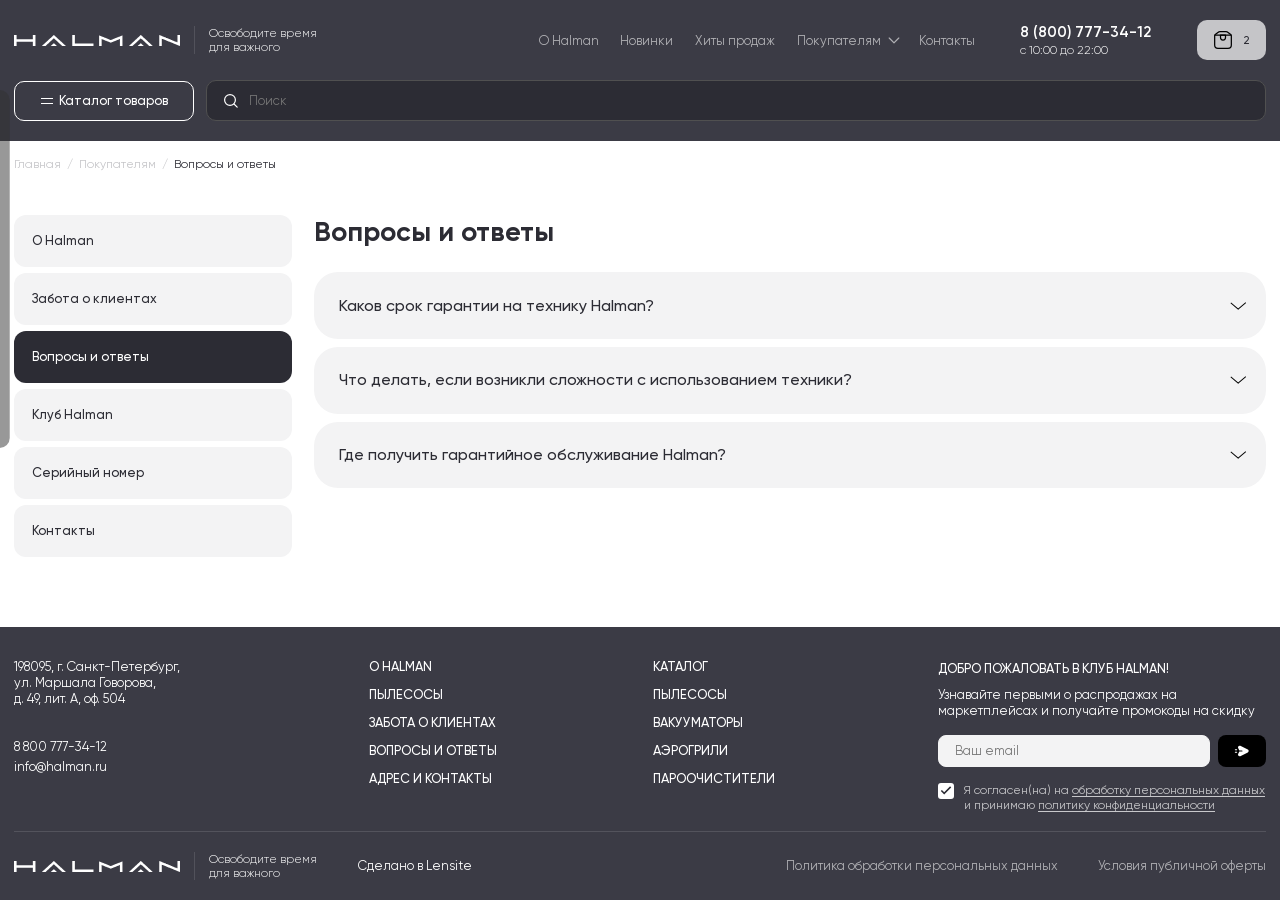
<file: questions.html>
<!doctype html>
<html lang="en">
	<head>
		<meta charset="UTF-8">
		<meta name="robots" content="noindex, nofollow">
		<meta name="viewport" content="width=device-width, initial-scale=1, maximum-scale=1, user-scalable=yes">
		<link rel="preload" href="./assets/fonts/Gilroy-SemiBold.woff2" as="font" type="font/woff2" crossorigin="anonymous">
		<link rel="preload" href="./assets/fonts/Gilroy-Regular.woff2" as="font" type="font/woff2" crossorigin="anonymous">
		<link rel="preload" href="./assets/fonts/Gilroy-Medium.woff2" as="font" type="font/woff2" crossorigin="anonymous">
		<link rel="preload" href="./assets/fonts/Gilroy-Light.woff2" as="font" type="font/woff2" crossorigin="anonymous">
		<link rel="preload" href="./assets/fonts/Gilroy-Bold.woff2" as="font" type="font/woff2" crossorigin="anonymous">
		<link rel="shortcut icon" href="./assets/img/favicon.ico">
		<title>Вопросы и ответы</title>
		<script type="module" crossorigin="" src="./js/questions.min.js?v=1779362476056"></script>
		<link rel="modulepreload" crossorigin="" href="./js/app.min.js">
		<link rel="modulepreload" crossorigin="" href="./js/spollers.min.js">
		<link rel="stylesheet" crossorigin="" href="./css/style.min.css?v=1779362476056">
	</head>
	<body>
		<div class="wrapper">
			<header data-fls-header="" class="header">
				<div class="header__top">
					<div class="header__container-top">
						<div class="logo" data-fls-logo="">
							<a href="index.html" class="logo__link" aria-label="Halman — на главную">
								<span class="logo__mark">
									<img src="./assets/img/logo.svg" width="166" height="11" alt="" loading="lazy">
								</span>
							</a>
							<span class="logo__descriptor">Освободите время для важного</span>
						</div>
						<div class="header__navigation">
							<div class="header__menu menu">
								<button type="button" data-fls-menu="" class="menu__icon icon-menu" aria-label="Открыть меню">
									<span></span>
								</button>
								<nav class="menu__body">
									<ul class="menu__list">
										<li class="menu__item">
											<a href="about.html" class="menu__link">О Halman</a>
										</li>
										<li class="menu__item">
											<a href="#" class="menu__link">Новинки</a>
										</li>
										<li class="menu__item">
											<a href="#" class="menu__link">Хиты продаж</a>
										</li>
										<li class="menu__item menu__item_has-children" data-fls-menuhaschildren="">
											<a href="#" class="menu__link">Покупателям</a>
											<button type="button" class="menu__arrow" aria-expanded="false" aria-controls="submenu-customers" tabindex="-1"></button>
											<ul class="menu__sub-list" id="submenu-customers" hidden>
												<li>
													<a href="customer-care.html">Забота о клиентах</a>
												</li>
												<li>
													<a href="#">Вопросы и ответы</a>
												</li>
												<li>
													<a href="#">Клуб Halman</a>
												</li>
												<li>
													<a href="#">Серийный номер</a>
												</li>
											</ul>
										</li>
										<li class="menu__item">
											<a href="contacts.html" class="menu__link">Контакты</a>
										</li>
									</ul>
								</nav>
							</div>
						</div>
						<div class="header__contacts" data-fls-dynamic=".menu__body, 574.98, last">
							<a href="tel:88007773412" class="header__phone link-hover">8 (800) 777-34-12</a>
							<div class="header__worktime">с 10:00 до 22:00</div>
						</div>
						<a href="#" class="header__cart" data-fls-popup-link="cart" aria-label="Корзина">
							<span class="header__cart-icon">
								<svg class="icon" aria-hidden="true">
									<use href="./assets/img/spritemap.svg#sprite-cart"></use>
								</svg>
							</span>
							<span class="header__cart-count">2</span>
						</a>
					</div>
				</div>
				<div data-fls-header-scroll="" class="header__bottom">
					<div class="header__container-bottom">
						<div class="header__catalog" data-fls-dynamic=".menu__body, 991.98, 0">
							<div class="header-catalog" data-fls-headercatalog="">
								<button type="button" class="header-catalog__toggle">
									<span class="header-catalog__burger"></span>
									<span>Каталог товаров</span>
								</button>
								<button type="button" class="header-catalog__overlay" aria-label="Закрыть каталог"></button>
								<div class="header-catalog__wrapper" style="display: none;">
									<div class="header-catalog__container">
										<div class="header-catalog__mobile-head">
											<button type="button" class="header-catalog__back" aria-label="Назад"></button>
											<button type="button" class="header-catalog__mobile-title">Каталог товаров</button>
										</div>
										<div class="header-catalog__layout">
											<div class="header-catalog__categories">
												<button type="button" class="header-catalog__category _item-active" data-catalog-category="vacuum">
													<span class="header-catalog__category-image">
														<picture>
															<img data-fls-lazy="" alt="" loading="lazy" data-src="./assets/img/products/category1.webp">
														</picture>
													</span>
													<span class="header-catalog__category-title">Пылесосы</span>
													<span class="header-catalog__category-count">8</span>
												</button>
												<button type="button" class="header-catalog__category" data-catalog-category="vacuum-sealers">
													<span class="header-catalog__category-image">
														<picture>
															<img data-fls-lazy="" alt="" loading="lazy" data-src="./assets/img/products/category2.webp">
														</picture>
													</span>
													<span class="header-catalog__category-title">Вакууматоры</span>
													<span class="header-catalog__category-count">4</span>
												</button>
												<button type="button" class="header-catalog__category" data-catalog-category="airgrills">
													<span class="header-catalog__category-image">
														<picture>
															<img data-fls-lazy="" alt="" loading="lazy" data-src="./assets/img/products/category3.webp">
														</picture>
													</span>
													<span class="header-catalog__category-title">Аэрогрили</span>
													<span class="header-catalog__category-count">2</span>
												</button>
												<button type="button" class="header-catalog__category" data-catalog-category="steam">
													<span class="header-catalog__category-image">
														<picture>
															<img data-fls-lazy="" alt="" loading="lazy" data-src="./assets/img/products/category4.webp">
														</picture>
													</span>
													<span class="header-catalog__category-title">Пароочистители</span>
													<span class="header-catalog__category-count">4</span>
												</button>
											</div>
											<div class="header-catalog__models">
												<div class="header-catalog__model-group _item-active" data-catalog-panel="vacuum">
													<div class="header-catalog__model-head">
														<span>Моющие пылесосы</span>
														<span>6</span>
													</div>
													<a href="#" class="header-catalog__model" data-badge="new" data-image="assets/img/products/product1-image1.jpg" data-title="Вертикальный беспроводной пылесос Halman D700 Dream" data-text="Новинка от Halman повторяет исключительные характеристики известной модели." data-old-price="13 990 ₽" data-price="13 990 ₽">D700</a>
													<a href="#" class="header-catalog__model" data-image="assets/img/products/product2-image1.jpg" data-title="Вертикальный беспроводной пылесос Halman WVC100" data-text="Легкий корпус и удобная насадка для ежедневной уборки." data-price="13 990 ₽">WVC100</a>
													<a href="#" class="header-catalog__model" data-badge="new" data-image="assets/img/products/product3-image1.jpg" data-title="Вертикальный пылесос Halman D700 Dream Pro" data-text="Мощная модель для сухой и влажной уборки дома." data-old-price="13 990 ₽" data-price="13 990 ₽">D700DreamPro</a>
													<a href="#" class="header-catalog__model _item-active" data-badge="sale" data-image="assets/img/products/product4-image1.jpg" data-title="Вертикальный беспроводной пылесос Halman CSVC300" data-text="Новинка от Arnica повторяет исключительные характеристики известной модели Tesla Premium." data-old-price="13 990 ₽" data-price="13 990 ₽">TurboSteam</a>
													<a href="#" class="header-catalog__model" data-badge="hot" data-image="assets/img/products/product2-image1.jpg" data-title="CSVC300" data-text="Компактная модель для быстрой уборки без лишних проводов." data-price="13 990 ₽">CSVC300</a>
													<a href="#" class="header-catalog__model" data-badge="sale" data-image="assets/img/products/product1-image1.jpg" data-title="Моющий пылесос Halman WDVC2200 Aqua Power" data-text="Мощный моющий пылесос для сложных задач." data-old-price="13 990 ₽" data-price="13 990 ₽">WDVC2200 Aqua Power</a>
													<div class="header-catalog__model-head">
														<span>Вертикальные пылесосы</span>
														<span>2</span>
													</div>
													<a href="#" class="header-catalog__model" data-image="assets/img/products/product3-image1.jpg" data-title="Вертикальный пылесос Halman D700" data-text="Универсальная модель для ежедневной уборки." data-old-price="13 990 ₽" data-price="13 990 ₽">D700</a>
													<a href="#" class="header-catalog__model" data-image="assets/img/products/product4-image1.jpg" data-title="Вертикальный пылесос Halman WVC100" data-text="Практичный пылесос для быстрой уборки." data-old-price="13 990 ₽" data-price="13 990 ₽">WVC100</a>
													<a href="#" class="header-catalog__all btn btn_border-gray" data-fls-button="">
														<span>Все пылесосы Halman</span>
														<svg class="icon" aria-hidden="true">
															<use href="./assets/img/spritemap.svg#sprite-link-arrow"></use>
														</svg>
													</a>
												</div>
												<div class="header-catalog__model-group" data-catalog-panel="vacuum-sealers">
													<div class="header-catalog__model-head">
														<span>Вакууматоры</span>
														<span>4</span>
													</div>
													<a href="#" class="header-catalog__model" data-image="assets/img/products/category2.jpg" data-title="Вакууматор Halman HVS-1" data-text="Компактное решение для хранения продуктов." data-old-price="6 990 ₽" data-price="5 990 ₽">HVS-1</a>
													<a href="#" class="header-catalog__model" data-image="assets/img/products/category4.jpg" data-title="Вакууматор Halman Pro" data-text="Для регулярной домашней заготовки." data-old-price="8 990 ₽" data-price="7 990 ₽">Halman Pro</a>
												</div>
												<div class="header-catalog__model-group" data-catalog-panel="airgrills">
													<div class="header-catalog__model-head">
														<span>Аэрогрили</span>
														<span>2</span>
													</div>
													<a href="#" class="header-catalog__model" data-image="assets/img/products/category3.jpg" data-title="Аэрогриль Halman HAF-100" data-text="Готовьте любимые блюда с хрустящей корочкой." data-old-price="9 990 ₽" data-price="8 990 ₽">HAF-100</a>
													<a href="#" class="header-catalog__model" data-image="assets/img/products/product2-image1.jpg" data-title="Аэрогриль Halman HAF-200" data-text="Больше программ для повседневной кухни." data-old-price="11 990 ₽" data-price="10 990 ₽">HAF-200</a>
												</div>
												<div class="header-catalog__model-group" data-catalog-panel="steam">
													<div class="header-catalog__model-head">
														<span>Пароочистители</span>
														<span>4</span>
													</div>
													<a href="#" class="header-catalog__model" data-image="assets/img/products/product4-image1.jpg" data-title="Пароочиститель Halman Steam Pro" data-text="Глубокая очистка паром без лишней химии." data-old-price="13 990 ₽" data-price="12 990 ₽">Steam Pro</a>
													<a href="#" class="header-catalog__model" data-image="assets/img/products/product1-image1.jpg" data-title="Пароочиститель Halman Compact" data-text="Компактная модель для дома." data-old-price="10 990 ₽" data-price="9 990 ₽">Compact</a>
												</div>
											</div>
											<div class="header-catalog__preview">
												<div class="header-catalog__preview-badge badge badge_sale">Sale</div>
												<picture>
													<img data-fls-lazy="" alt="" loading="lazy" class="header-catalog__preview-image" data-src="./assets/img/products/product4-image1.webp">
												</picture>
											</div>
											<article class="product-card" data-fls-productcard="">
												<a href="single-products.html" class="product-card__image swiper" data-fls-slider="product-card" aria-label="Открыть товар: Вертикальный беспроводной пылесос Halman CSVC300">
													<span class="product-card__badges">
														<span class="product-card__badge badge badge_sale">sale</span>
													</span>
													<span class="product-card__pictures swiper-wrapper">
														<span class="product-card__slide swiper-slide">
															<picture>
																<img data-fls-lazy="" alt="" aria-hidden="true" loading="lazy" data-src="./assets/img/products/product4-image1.webp">
															</picture>
														</span>
													</span>
													<span class="product-card__gallery-nav" aria-hidden="true"></span>
													<span class="product-card__pagination swiper-pagination"></span>
												</a>
												<div class="product-card__body">
													<a href="single-products.html" class="product-card__title">Вертикальный беспроводной пылесос Halman CSVC300</a>
													<div class="product-card__text">
														Новинка от Arnica повторяет исключительные характеристики известной модели Tesla Premium.
													</div>
													<div class="product-card__prices">
														<span class="product-card__old-price">13 990 ₽</span>
														<span class="product-card__price">13 990 ₽</span>
													</div>
													<button type="button" class="product-card__button btn btn_bg-main" data-fls-button="" aria-label="Добавить в корзину: Вертикальный беспроводной пылесос Halman CSVC300">В корзину</button>
												</div>
											</article>
										</div>
									</div>
								</div>
							</div>
						</div>
						<div class="header__search" data-fls-dynamic=".header__container-top, 991.98,last">
							<div class="search" data-fls-search="">
								<form action="/search/" method="GET" class="search__form search-form" data-fls-dynamic=".search__container, 991.98, 1">
									<div class="search-form__wrapper">
										<div class="search-form__input">
											<span class="search__icon">
												<svg class="icon icon_search" aria-hidden="true">
													<use href="./assets/img/spritemap.svg#sprite-search"></use>
												</svg>
											</span>
											<span id="search-label" class="sr-only">Поиск</span>
											<input data-fls-input="" autocomplete="off" type="text" name="q" value="" placeholder="Поиск" data-placeholder="Поиск" aria-labelledby="search-label" class="search__input input">
											<button type="reset" class="search__close search-form__reset animation" data-fls-iconanimation="" aria-label="Закрыть поиск">
												<svg class="icon icon_close animation__object" aria-hidden="true">
													<use href="./assets/img/spritemap.svg#sprite-close"></use>
												</svg>
											</button>
										</div>
									</div>
								</form>
								<button type="button" class="search__mobile-toggle search-form__btn animation" data-fls-iconanimation="" aria-label="Открыть поиск">
									<svg class="icon icon_search animation__object" aria-hidden="true">
										<use href="./assets/img/spritemap.svg#sprite-search"></use>
									</svg>
								</button>
								<button type="button" class="search__overlay" aria-label="Закрыть поиск"></button>
								<div class="search__modal" aria-hidden="true" style="display: none;">
									<div class="search__container">
										<div class="search__caption">Поиск</div>
										<div class="search__results search-results">
											<div class="search-results__tags">
												<a href="/search/?q=Пылесос D700" class="search-results__tag">Пылесос D700</a>
												<a href="/search/?q=Пылесос WVC100" class="search-results__tag">Пылесос WVC100</a>
												<a href="/search/?q=Пылесос TurboSteam" class="search-results__tag">Пылесос TurboSteam</a>
												<a href="/search/?q=Вакууматор Halman-hvs-1" class="search-results__tag">Вакууматор Halman-hvs-1</a>
												<a href="/search/?q=Аэрогриль HAF-100" class="search-results__tag">Аэрогриль HAF-100</a>
											</div>
											<div class="search-results__title">Популярные товары</div>
											<div class="search-results__items">
												<a href="#" class="search-results__item search-item">
													<div class="search-item__image">
														<picture>
															<img data-fls-lazy="" alt="" loading="lazy" data-src="./assets/img/products/product1-image1.webp">
														</picture>
													</div>
													<div class="search-item__body">
														<div class="search-item__title">Вертикальный пылесос Halman D700 Dream</div>
														<div class="search-item__price">13 990 ₽</div>
													</div>
												</a>
												<a href="#" class="search-results__item search-item">
													<div class="search-item__image">
														<picture>
															<img data-fls-lazy="" alt="" loading="lazy" data-src="./assets/img/products/product2-image1.webp">
														</picture>
													</div>
													<div class="search-item__body">
														<div class="search-item__title">Универсальный дезинфицирующий моющий пылесос с паром 4 в 1 TurboSteam</div>
														<div class="search-item__price">13 990 ₽</div>
													</div>
												</a>
												<a href="#" class="search-results__item search-item">
													<div class="search-item__image">
														<picture>
															<img data-fls-lazy="" alt="" loading="lazy" data-src="./assets/img/products/product3-image1.webp">
														</picture>
													</div>
													<div class="search-item__body">
														<div class="search-item__title">Вертикальный пылесос Halman D700 Dream</div>
														<div class="search-item__price">13 990 ₽</div>
													</div>
												</a>
												<a href="#" class="search-results__item search-item">
													<div class="search-item__image">
														<picture>
															<img data-fls-lazy="" alt="" loading="lazy" data-src="./assets/img/products/product4-image1.webp">
														</picture>
													</div>
													<div class="search-item__body">
														<div class="search-item__title">Универсальный дезинфицирующий моющий пылесос с паром 4 в 1 TurboSteam</div>
														<div class="search-item__price">13 990 ₽</div>
													</div>
												</a>
											</div>
										</div>
									</div>
								</div>
							</div>
						</div>
						<a href="#" class="header__cart header__cart_bottom" data-fls-popup-link="cart" aria-label="Корзина">
							<span class="header__cart-icon">
								<svg class="icon" aria-hidden="true">
									<use href="./assets/img/spritemap.svg#sprite-cart"></use>
								</svg>
							</span>
							<span class="header__cart-count">2</span>
						</a>
					</div>
				</div>
			</header>
			<main class="inner">
				<div class="breadcrumbs" data-fls-breadcrumbs="">
					<div class="breadcrumbs__container">
						<nav class="breadcrumbs__nav" aria-label="Breadcrumbs" itemscope itemtype="https://schema.org/BreadcrumbList">
							<ul class="breadcrumbs__list">
								<li class="breadcrumbs__item" itemprop="itemListElement" itemscope itemtype="https://schema.org/ListItem">
									<a class="breadcrumbs__link link-hover" href="index.html" itemprop="item">
										<span itemprop="name">Главная</span>
									</a>
									<meta itemprop="position" content="1">
								</li>
								<span class="breadcrumbs__sep" aria-hidden="true">/</span>
								<li class="breadcrumbs__item" itemprop="itemListElement" itemscope itemtype="https://schema.org/ListItem">
									<a class="breadcrumbs__link link-hover" href="#" itemprop="item">
										<span itemprop="name">Покупателям</span>
									</a>
									<meta itemprop="position" content="2">
								</li>
								<span class="breadcrumbs__sep" aria-hidden="true">/</span>
								<li class="breadcrumbs__item" itemprop="itemListElement" itemscope itemtype="https://schema.org/ListItem">
									<span class="breadcrumbs__current" itemprop="name" aria-current="page">Вопросы и ответы</span>
									<meta itemprop="position" content="3">
								</li>
							</ul>
						</nav>
					</div>
				</div>
				<section class="inner__section">
					<div class="inner__container">
						<div class="inner__layout">
							<aside class="inner__aside">
								<nav class="customers-menu" aria-label="Меню раздела">
									<div data-fls-spollers="991.98,max" class="customers-menu__spollers spollers">
										<details class="spollers__item">
											<summary class="customers-menu__summary spollers__title">Вопросы и ответы</summary>
											<div class="customers-menu__body spollers__body">
												<ul class="customers-menu__list">
													<li class="customers-menu__item">
														<a href="about.html" class="customers-menu__link">О Halman</a>
													</li>
													<li class="customers-menu__item">
														<a href="customer-care.html" class="customers-menu__link">Забота о клиентах</a>
													</li>
													<li class="customers-menu__item customers-menu__item--active">
														<a href="questions.html" class="customers-menu__link customers-menu__link--active">Вопросы и ответы</a>
													</li>
													<li class="customers-menu__item">
														<a href="club-halman.html" class="customers-menu__link">Клуб Halman</a>
													</li>
													<li class="customers-menu__item">
														<a href="serial-number.html" class="customers-menu__link">Серийный номер</a>
													</li>
													<li class="customers-menu__item">
														<a href="contacts.html" class="customers-menu__link">Контакты</a>
													</li>
												</ul>
											</div>
										</details>
									</div>
								</nav>
							</aside>
							<div class="inner__content">
								<section class="faq" data-fls-faq="" aria-labelledby="faq-title">
									<h1 id="faq-title" class="faq__title">Вопросы и ответы</h1>
									<div data-fls-spollers="" class="faq__spollers spollers">
										<details class="faq__item spollers__item" open>
											<summary class="faq__question spollers__title">Каков срок гарантии на технику Halman?</summary>
											<div class="faq__answer spollers__body">
												<p>На все продукты мы даем гарантию 2 года</p>
											</div>
										</details>
										<details class="faq__item spollers__item">
											<summary class="faq__question spollers__title">Что делать, если возникли сложности с использованием техники?</summary>
											<div class="faq__answer spollers__body">
												<p>
													Мы - рядом! Если возникли сложности, напишите на
													<a href="mailto:service@halman.ru" class="faq__link">service@halman.ru</a>
													. Сотрудники службы заботы о клиентах помогут разобраться.
												</p>
											</div>
										</details>
										<details class="faq__item spollers__item">
											<summary class="faq__question spollers__title">Где получить гарантийное обслуживание Halman?</summary>
											<div class="faq__answer spollers__body">
												<p>
													Гарантийное обслуживание выполняют мастера
													<a href="#" class="faq__link">авторизованных сервисных центров</a>
													Halman в соответствии с требованиями, отраженными в ФЗ РФ от 07.02.1992 N 2300-1
													<a href="#" class="faq__link">«О защите прав потребителей»</a>
													. Свяжитесь со службой заботы о клиентах Halman по электронной почте
													<a href="mailto:service@halman.ru" class="faq__link">service@halman.ru</a>
													. В письме укажите населенный пункт, приложите документы о покупке и фото серийного номера устройства
												</p>
											</div>
										</details>
									</div>
								</section>
							</div>
						</div>
					</div>
				</section>
			</main>
			<footer data-fls-footer="" class="footer">
				<div class="footer__container">
					<div class="footer__top">
						<div class="footer__contacts">
							<address class="footer__address">
								198095, г. Санкт-Петербург,
								<br>
								ул. Маршала Говорова,
								<br>
								д. 49, лит. А, оф. 504
							</address>
							<div class="footer__contact-list">
								<a href="tel:88007773412" class="footer__contact link-hover">8 800 777-34-12</a>
								<a href="mailto:info@halman.ru" class="footer__contact link-hover">info@halman.ru</a>
							</div>
						</div>
						<nav class="footer__nav" aria-label="Навигация в футере">
							<ul class="footer__list">
								<li class="footer__item">
									<a href="#" class="footer__link link-hover">О Halman</a>
								</li>
								<li class="footer__item">
									<a href="#" class="footer__link link-hover">Пылесосы</a>
								</li>
								<li class="footer__item">
									<a href="#" class="footer__link link-hover">Забота о клиентах</a>
								</li>
								<li class="footer__item">
									<a href="#" class="footer__link link-hover">Вопросы и ответы</a>
								</li>
								<li class="footer__item">
									<a href="#" class="footer__link link-hover">Адрес и контакты</a>
								</li>
							</ul>
							<ul class="footer__list">
								<li class="footer__item">
									<a href="#" class="footer__link link-hover">Каталог</a>
								</li>
								<li class="footer__item">
									<a href="#" class="footer__link link-hover">Пылесосы</a>
								</li>
								<li class="footer__item">
									<a href="#" class="footer__link link-hover">Вакууматоры</a>
								</li>
								<li class="footer__item">
									<a href="#" class="footer__link link-hover">Аэрогрили</a>
								</li>
								<li class="footer__item">
									<a href="#" class="footer__link link-hover">Пароочистители</a>
								</li>
							</ul>
						</nav>
						<div class="footer__subscribe subscribe">
							<div class="subscribe__head">
								<div class="subscribe__title">Добро пожаловать в клуб Halman!</div>
								<div class="subscribe__text">
									Узнавайте первыми о распродажах на маркетплейсах и получайте промокоды на скидку
								</div>
							</div>
							<form action="#" method="POST" class="subscribe__form">
								<label class="subscribe__field">
									<span class="sr-only">Email</span>
									<input data-fls-input="" autocomplete="off" type="email" name="email" placeholder="Ваш email" class="subscribe__input input">
								</label>
								<button type="button" class="subscribe__submit" data-fls-popup-link="subscribe-success" aria-label="Подписаться">
									<svg class="icon" aria-hidden="true">
										<use href="./assets/img/spritemap.svg#sprite-send"></use>
									</svg>
								</button>
							</form>
							<label class="subscribe__agree checkbox" data-fls-checkbox="">
								<input class="checkbox__input" type="checkbox" name="agree" checked>
								<span class="checkbox__text">
									Я согласен(на) на
									<a href="#" class="link-underline">обработку персональных данных</a>
									и принимаю
									<a href="#" class="link-underline">политику конфиденциальности</a>
								</span>
							</label>
						</div>
					</div>
					<div class="footer__bottom">
						<div class="logo" data-fls-logo="">
							<a href="index.html" class="logo__link" aria-label="Halman — на главную">
								<span class="logo__mark">
									<img src="./assets/img/logo.svg" width="166" height="11" alt="" loading="lazy">
								</span>
							</a>
							<span class="logo__descriptor">Освободите время для важного</span>
						</div>
						<div class="footer__made">
							<a href="https://lensite.ru/" class="link-hover" target="_blank" rel="noopener noreferrer">Сделано в Lensite</a>
						</div>
						<a href="#" class="footer__policy link-hover">Политика обработки персональных данных</a>
						<a href="#" class="footer__offer link-hover">Условия публичной оферты</a>
					</div>
				</div>
			</footer>
		</div>
		<div data-fls-popup="cart" aria-hidden="true" class="popup popup_cart cart-popup">
			<div data-fls-popup-wrapper="" class="popup__wrapper cart-popup__wrapper">
				<div data-fls-popup-body="" class="popup__body cart-popup__body">
					<div data-fls-popup-content="" class="cart-popup__content">
						<div class="cart-popup__head">
							<div class="cart-popup__title">
								<span>Корзина</span>
								<span class="cart-popup__count">2</span>
							</div>
							<button data-fls-popup-close="" type="button" class="cart-popup__close animation" data-fls-iconanimation="" aria-label="Закрыть корзину">
								<svg class="icon animation__object" aria-hidden="true">
									<use href="./assets/img/spritemap.svg#sprite-close"></use>
								</svg>
							</button>
						</div>
						<div class="cart-popup__items">
							<div class="cart-popup__item cart-item">
								<a href="#" class="cart-item__image">
									<picture>
										<img data-fls-lazy="" alt="" loading="lazy" data-src="./assets/img/products/product1-image1.webp">
									</picture>
								</a>
								<div class="cart-item__about">
									<a href="#" class="cart-item__name">Halman D700 Dream легкий вертикальный пылесос для повседневных задач</a>
									<div class="cart-item__code">
										Артикул:
										<strong>ET14330</strong>
									</div>
								</div>
								<div data-fls-quantity="" class="cart-item__quantity quantity">
									<button data-fls-quantity-minus="" type="button" class="quantity__button quantity__button--minus" aria-label="Уменьшить количество"></button>
									<div class="quantity__input">
										<input data-fls-quantity-value="" autocomplete="off" type="text" name="quantity[]" value="1" aria-label="Количество">
									</div>
									<button data-fls-quantity-plus="" type="button" class="quantity__button quantity__button--plus" aria-label="Увеличить количество"></button>
								</div>
								<div class="cart-item__price">
									<div class="price">
										<div class="price price_old">5 590 ₽</div>
										<div class="price price_new">3 290 ₽</div>
									</div>
								</div>
								<div class="cart-item__actions">
									<button type="button" class="cart-item__remove animation" data-fls-iconanimation="" aria-label="Удалить товар">
										<svg class="icon animation__object" aria-hidden="true">
											<use href="./assets/img/spritemap.svg#sprite-close"></use>
										</svg>
									</button>
								</div>
							</div>
							<div class="cart-popup__item cart-item">
								<a href="#" class="cart-item__image">
									<picture>
										<img data-fls-lazy="" alt="" loading="lazy" data-src="./assets/img/products/product1-image1.webp">
									</picture>
								</a>
								<div class="cart-item__about">
									<a href="#" class="cart-item__name">Halman D700 Dream легкий вертикальный пылесос для повседневных задач</a>
									<div class="cart-item__code">
										Артикул:
										<strong>ET14330</strong>
									</div>
								</div>
								<div data-fls-quantity="" class="cart-item__quantity quantity">
									<button data-fls-quantity-minus="" type="button" class="quantity__button quantity__button--minus" aria-label="Уменьшить количество"></button>
									<div class="quantity__input">
										<input data-fls-quantity-value="" autocomplete="off" type="text" name="quantity[]" value="1" aria-label="Количество">
									</div>
									<button data-fls-quantity-plus="" type="button" class="quantity__button quantity__button--plus" aria-label="Увеличить количество"></button>
								</div>
								<div class="cart-item__price">
									<div class="price">
										<div class="price price_current">3 290 ₽</div>
									</div>
								</div>
								<div class="cart-item__actions">
									<button type="button" class="cart-item__remove animation" data-fls-iconanimation="" aria-label="Удалить товар">
										<svg class="icon animation__object" aria-hidden="true">
											<use href="./assets/img/spritemap.svg#sprite-close"></use>
										</svg>
									</button>
								</div>
							</div>
							<div class="cart-popup__item cart-item">
								<a href="#" class="cart-item__image">
									<picture>
										<img data-fls-lazy="" alt="" loading="lazy" data-src="./assets/img/products/product1-image1.webp">
									</picture>
								</a>
								<div class="cart-item__about">
									<a href="#" class="cart-item__name">Halman D700 Dream легкий вертикальный пылесос для повседневных задач</a>
									<div class="cart-item__code">
										Артикул:
										<strong>ET14330</strong>
									</div>
								</div>
								<div data-fls-quantity="" class="cart-item__quantity quantity">
									<button data-fls-quantity-minus="" type="button" class="quantity__button quantity__button--minus" aria-label="Уменьшить количество"></button>
									<div class="quantity__input">
										<input data-fls-quantity-value="" autocomplete="off" type="text" name="quantity[]" value="1" aria-label="Количество">
									</div>
									<button data-fls-quantity-plus="" type="button" class="quantity__button quantity__button--plus" aria-label="Увеличить количество"></button>
								</div>
								<div class="cart-item__price">
									<div class="price">
										<div class="price price_old">5 590 ₽</div>
										<div class="price price_new">3 290 ₽</div>
									</div>
								</div>
								<div class="cart-item__actions">
									<button type="button" class="cart-item__remove animation" data-fls-iconanimation="" aria-label="Удалить товар">
										<svg class="icon animation__object" aria-hidden="true">
											<use href="./assets/img/spritemap.svg#sprite-close"></use>
										</svg>
									</button>
								</div>
							</div>
							<div class="cart-popup__item cart-item">
								<a href="#" class="cart-item__image">
									<picture>
										<img data-fls-lazy="" alt="" loading="lazy" data-src="./assets/img/products/product1-image1.webp">
									</picture>
								</a>
								<div class="cart-item__about">
									<a href="#" class="cart-item__name">Halman D700 Dream легкий вертикальный пылесос для повседневных задач</a>
									<div class="cart-item__code">
										Артикул:
										<strong>ET14330</strong>
									</div>
								</div>
								<div data-fls-quantity="" class="cart-item__quantity quantity">
									<button data-fls-quantity-minus="" type="button" class="quantity__button quantity__button--minus" aria-label="Уменьшить количество"></button>
									<div class="quantity__input">
										<input data-fls-quantity-value="" autocomplete="off" type="text" name="quantity[]" value="1" aria-label="Количество">
									</div>
									<button data-fls-quantity-plus="" type="button" class="quantity__button quantity__button--plus" aria-label="Увеличить количество"></button>
								</div>
								<div class="cart-item__price">
									<div class="price">
										<div class="price price_current">3 290 ₽</div>
									</div>
								</div>
								<div class="cart-item__actions">
									<button type="button" class="cart-item__remove animation" data-fls-iconanimation="" aria-label="Удалить товар">
										<svg class="icon animation__object" aria-hidden="true">
											<use href="./assets/img/spritemap.svg#sprite-close"></use>
										</svg>
									</button>
								</div>
							</div>
							<div class="cart-popup__item cart-item">
								<a href="#" class="cart-item__image">
									<picture>
										<img data-fls-lazy="" alt="" loading="lazy" data-src="./assets/img/products/product1-image1.webp">
									</picture>
								</a>
								<div class="cart-item__about">
									<a href="#" class="cart-item__name">Halman D700 Dream легкий вертикальный пылесос для повседневных задач</a>
									<div class="cart-item__code">
										Артикул:
										<strong>ET14330</strong>
									</div>
								</div>
								<div data-fls-quantity="" class="cart-item__quantity quantity">
									<button data-fls-quantity-minus="" type="button" class="quantity__button quantity__button--minus" aria-label="Уменьшить количество"></button>
									<div class="quantity__input">
										<input data-fls-quantity-value="" autocomplete="off" type="text" name="quantity[]" value="1" aria-label="Количество">
									</div>
									<button data-fls-quantity-plus="" type="button" class="quantity__button quantity__button--plus" aria-label="Увеличить количество"></button>
								</div>
								<div class="cart-item__price">
									<div class="price">
										<div class="price price_old">5 590 ₽</div>
										<div class="price price_new">3 290 ₽</div>
									</div>
								</div>
								<div class="cart-item__actions">
									<button type="button" class="cart-item__remove animation" data-fls-iconanimation="" aria-label="Удалить товар">
										<svg class="icon animation__object" aria-hidden="true">
											<use href="./assets/img/spritemap.svg#sprite-close"></use>
										</svg>
									</button>
								</div>
							</div>
							<div class="cart-popup__item cart-item">
								<a href="#" class="cart-item__image">
									<picture>
										<img data-fls-lazy="" alt="" loading="lazy" data-src="./assets/img/products/product1-image1.webp">
									</picture>
								</a>
								<div class="cart-item__about">
									<a href="#" class="cart-item__name">Halman D700 Dream легкий вертикальный пылесос для повседневных задач</a>
									<div class="cart-item__code">
										Артикул:
										<strong>ET14330</strong>
									</div>
								</div>
								<div data-fls-quantity="" class="cart-item__quantity quantity">
									<button data-fls-quantity-minus="" type="button" class="quantity__button quantity__button--minus" aria-label="Уменьшить количество"></button>
									<div class="quantity__input">
										<input data-fls-quantity-value="" autocomplete="off" type="text" name="quantity[]" value="1" aria-label="Количество">
									</div>
									<button data-fls-quantity-plus="" type="button" class="quantity__button quantity__button--plus" aria-label="Увеличить количество"></button>
								</div>
								<div class="cart-item__price">
									<div class="price">
										<div class="price price_current">3 290 ₽</div>
									</div>
								</div>
								<div class="cart-item__actions">
									<button type="button" class="cart-item__remove animation" data-fls-iconanimation="" aria-label="Удалить товар">
										<svg class="icon animation__object" aria-hidden="true">
											<use href="./assets/img/spritemap.svg#sprite-close"></use>
										</svg>
									</button>
								</div>
							</div>
							<div class="cart-popup__item cart-item">
								<a href="#" class="cart-item__image">
									<picture>
										<img data-fls-lazy="" alt="" loading="lazy" data-src="./assets/img/products/product1-image1.webp">
									</picture>
								</a>
								<div class="cart-item__about">
									<a href="#" class="cart-item__name">Halman D700 Dream легкий вертикальный пылесос для повседневных задач</a>
									<div class="cart-item__code">
										Артикул:
										<strong>ET14330</strong>
									</div>
								</div>
								<div data-fls-quantity="" class="cart-item__quantity quantity">
									<button data-fls-quantity-minus="" type="button" class="quantity__button quantity__button--minus" aria-label="Уменьшить количество"></button>
									<div class="quantity__input">
										<input data-fls-quantity-value="" autocomplete="off" type="text" name="quantity[]" value="1" aria-label="Количество">
									</div>
									<button data-fls-quantity-plus="" type="button" class="quantity__button quantity__button--plus" aria-label="Увеличить количество"></button>
								</div>
								<div class="cart-item__price">
									<div class="price">
										<div class="price price_old">5 590 ₽</div>
										<div class="price price_new">3 290 ₽</div>
									</div>
								</div>
								<div class="cart-item__actions">
									<button type="button" class="cart-item__remove animation" data-fls-iconanimation="" aria-label="Удалить товар">
										<svg class="icon animation__object" aria-hidden="true">
											<use href="./assets/img/spritemap.svg#sprite-close"></use>
										</svg>
									</button>
								</div>
							</div>
							<div class="cart-popup__item cart-item">
								<a href="#" class="cart-item__image">
									<picture>
										<img data-fls-lazy="" alt="" loading="lazy" data-src="./assets/img/products/product1-image1.webp">
									</picture>
								</a>
								<div class="cart-item__about">
									<a href="#" class="cart-item__name">Halman D700 Dream легкий вертикальный пылесос для повседневных задач</a>
									<div class="cart-item__code">
										Артикул:
										<strong>ET14330</strong>
									</div>
								</div>
								<div data-fls-quantity="" class="cart-item__quantity quantity">
									<button data-fls-quantity-minus="" type="button" class="quantity__button quantity__button--minus" aria-label="Уменьшить количество"></button>
									<div class="quantity__input">
										<input data-fls-quantity-value="" autocomplete="off" type="text" name="quantity[]" value="1" aria-label="Количество">
									</div>
									<button data-fls-quantity-plus="" type="button" class="quantity__button quantity__button--plus" aria-label="Увеличить количество"></button>
								</div>
								<div class="cart-item__price">
									<div class="price">
										<div class="price price_current">3 290 ₽</div>
									</div>
								</div>
								<div class="cart-item__actions">
									<button type="button" class="cart-item__remove animation" data-fls-iconanimation="" aria-label="Удалить товар">
										<svg class="icon animation__object" aria-hidden="true">
											<use href="./assets/img/spritemap.svg#sprite-close"></use>
										</svg>
									</button>
								</div>
							</div>
							<div class="cart-popup__item cart-item">
								<a href="#" class="cart-item__image">
									<picture>
										<img data-fls-lazy="" alt="" loading="lazy" data-src="./assets/img/products/product1-image1.webp">
									</picture>
								</a>
								<div class="cart-item__about">
									<a href="#" class="cart-item__name">Halman D700 Dream легкий вертикальный пылесос для повседневных задач</a>
									<div class="cart-item__code">
										Артикул:
										<strong>ET14330</strong>
									</div>
								</div>
								<div data-fls-quantity="" class="cart-item__quantity quantity">
									<button data-fls-quantity-minus="" type="button" class="quantity__button quantity__button--minus" aria-label="Уменьшить количество"></button>
									<div class="quantity__input">
										<input data-fls-quantity-value="" autocomplete="off" type="text" name="quantity[]" value="1" aria-label="Количество">
									</div>
									<button data-fls-quantity-plus="" type="button" class="quantity__button quantity__button--plus" aria-label="Увеличить количество"></button>
								</div>
								<div class="cart-item__price">
									<div class="price">
										<div class="price price_old">5 590 ₽</div>
										<div class="price price_new">3 290 ₽</div>
									</div>
								</div>
								<div class="cart-item__actions">
									<button type="button" class="cart-item__remove animation" data-fls-iconanimation="" aria-label="Удалить товар">
										<svg class="icon animation__object" aria-hidden="true">
											<use href="./assets/img/spritemap.svg#sprite-close"></use>
										</svg>
									</button>
								</div>
							</div>
							<div class="cart-popup__item cart-item">
								<a href="#" class="cart-item__image">
									<picture>
										<img data-fls-lazy="" alt="" loading="lazy" data-src="./assets/img/products/product1-image1.webp">
									</picture>
								</a>
								<div class="cart-item__about">
									<a href="#" class="cart-item__name">Halman D700 Dream легкий вертикальный пылесос для повседневных задач</a>
									<div class="cart-item__code">
										Артикул:
										<strong>ET14330</strong>
									</div>
								</div>
								<div data-fls-quantity="" class="cart-item__quantity quantity">
									<button data-fls-quantity-minus="" type="button" class="quantity__button quantity__button--minus" aria-label="Уменьшить количество"></button>
									<div class="quantity__input">
										<input data-fls-quantity-value="" autocomplete="off" type="text" name="quantity[]" value="1" aria-label="Количество">
									</div>
									<button data-fls-quantity-plus="" type="button" class="quantity__button quantity__button--plus" aria-label="Увеличить количество"></button>
								</div>
								<div class="cart-item__price">
									<div class="price">
										<div class="price price_current">3 290 ₽</div>
									</div>
								</div>
								<div class="cart-item__actions">
									<button type="button" class="cart-item__remove animation" data-fls-iconanimation="" aria-label="Удалить товар">
										<svg class="icon animation__object" aria-hidden="true">
											<use href="./assets/img/spritemap.svg#sprite-close"></use>
										</svg>
									</button>
								</div>
							</div>
							<div class="cart-popup__item cart-item">
								<a href="#" class="cart-item__image">
									<picture>
										<img data-fls-lazy="" alt="" loading="lazy" data-src="./assets/img/products/product1-image1.webp">
									</picture>
								</a>
								<div class="cart-item__about">
									<a href="#" class="cart-item__name">Halman D700 Dream легкий вертикальный пылесос для повседневных задач</a>
									<div class="cart-item__code">
										Артикул:
										<strong>ET14330</strong>
									</div>
								</div>
								<div data-fls-quantity="" class="cart-item__quantity quantity">
									<button data-fls-quantity-minus="" type="button" class="quantity__button quantity__button--minus" aria-label="Уменьшить количество"></button>
									<div class="quantity__input">
										<input data-fls-quantity-value="" autocomplete="off" type="text" name="quantity[]" value="1" aria-label="Количество">
									</div>
									<button data-fls-quantity-plus="" type="button" class="quantity__button quantity__button--plus" aria-label="Увеличить количество"></button>
								</div>
								<div class="cart-item__price">
									<div class="price">
										<div class="price price_old">5 590 ₽</div>
										<div class="price price_new">3 290 ₽</div>
									</div>
								</div>
								<div class="cart-item__actions">
									<button type="button" class="cart-item__remove animation" data-fls-iconanimation="" aria-label="Удалить товар">
										<svg class="icon animation__object" aria-hidden="true">
											<use href="./assets/img/spritemap.svg#sprite-close"></use>
										</svg>
									</button>
								</div>
							</div>
							<div class="cart-popup__item cart-item">
								<a href="#" class="cart-item__image">
									<picture>
										<img data-fls-lazy="" alt="" loading="lazy" data-src="./assets/img/products/product1-image1.webp">
									</picture>
								</a>
								<div class="cart-item__about">
									<a href="#" class="cart-item__name">Halman D700 Dream легкий вертикальный пылесос для повседневных задач</a>
									<div class="cart-item__code">
										Артикул:
										<strong>ET14330</strong>
									</div>
								</div>
								<div data-fls-quantity="" class="cart-item__quantity quantity">
									<button data-fls-quantity-minus="" type="button" class="quantity__button quantity__button--minus" aria-label="Уменьшить количество"></button>
									<div class="quantity__input">
										<input data-fls-quantity-value="" autocomplete="off" type="text" name="quantity[]" value="1" aria-label="Количество">
									</div>
									<button data-fls-quantity-plus="" type="button" class="quantity__button quantity__button--plus" aria-label="Увеличить количество"></button>
								</div>
								<div class="cart-item__price">
									<div class="price">
										<div class="price price_current">3 290 ₽</div>
									</div>
								</div>
								<div class="cart-item__actions">
									<button type="button" class="cart-item__remove animation" data-fls-iconanimation="" aria-label="Удалить товар">
										<svg class="icon animation__object" aria-hidden="true">
											<use href="./assets/img/spritemap.svg#sprite-close"></use>
										</svg>
									</button>
								</div>
							</div>
							<div class="cart-popup__item cart-item">
								<a href="#" class="cart-item__image">
									<picture>
										<img data-fls-lazy="" alt="" loading="lazy" data-src="./assets/img/products/product1-image1.webp">
									</picture>
								</a>
								<div class="cart-item__about">
									<a href="#" class="cart-item__name">Halman D700 Dream легкий вертикальный пылесос для повседневных задач</a>
									<div class="cart-item__code">
										Артикул:
										<strong>ET14330</strong>
									</div>
								</div>
								<div data-fls-quantity="" class="cart-item__quantity quantity">
									<button data-fls-quantity-minus="" type="button" class="quantity__button quantity__button--minus" aria-label="Уменьшить количество"></button>
									<div class="quantity__input">
										<input data-fls-quantity-value="" autocomplete="off" type="text" name="quantity[]" value="1" aria-label="Количество">
									</div>
									<button data-fls-quantity-plus="" type="button" class="quantity__button quantity__button--plus" aria-label="Увеличить количество"></button>
								</div>
								<div class="cart-item__price">
									<div class="price">
										<div class="price price_old">5 590 ₽</div>
										<div class="price price_new">3 290 ₽</div>
									</div>
								</div>
								<div class="cart-item__actions">
									<button type="button" class="cart-item__remove animation" data-fls-iconanimation="" aria-label="Удалить товар">
										<svg class="icon animation__object" aria-hidden="true">
											<use href="./assets/img/spritemap.svg#sprite-close"></use>
										</svg>
									</button>
								</div>
							</div>
							<div class="cart-popup__item cart-item">
								<a href="#" class="cart-item__image">
									<picture>
										<img data-fls-lazy="" alt="" loading="lazy" data-src="./assets/img/products/product1-image1.webp">
									</picture>
								</a>
								<div class="cart-item__about">
									<a href="#" class="cart-item__name">Halman D700 Dream легкий вертикальный пылесос для повседневных задач</a>
									<div class="cart-item__code">
										Артикул:
										<strong>ET14330</strong>
									</div>
								</div>
								<div data-fls-quantity="" class="cart-item__quantity quantity">
									<button data-fls-quantity-minus="" type="button" class="quantity__button quantity__button--minus" aria-label="Уменьшить количество"></button>
									<div class="quantity__input">
										<input data-fls-quantity-value="" autocomplete="off" type="text" name="quantity[]" value="1" aria-label="Количество">
									</div>
									<button data-fls-quantity-plus="" type="button" class="quantity__button quantity__button--plus" aria-label="Увеличить количество"></button>
								</div>
								<div class="cart-item__price">
									<div class="price">
										<div class="price price_current">3 290 ₽</div>
									</div>
								</div>
								<div class="cart-item__actions">
									<button type="button" class="cart-item__remove animation" data-fls-iconanimation="" aria-label="Удалить товар">
										<svg class="icon animation__object" aria-hidden="true">
											<use href="./assets/img/spritemap.svg#sprite-close"></use>
										</svg>
									</button>
								</div>
							</div>
							<div class="cart-popup__item cart-item">
								<a href="#" class="cart-item__image">
									<picture>
										<img data-fls-lazy="" alt="" loading="lazy" data-src="./assets/img/products/product1-image1.webp">
									</picture>
								</a>
								<div class="cart-item__about">
									<a href="#" class="cart-item__name">Halman D700 Dream легкий вертикальный пылесос для повседневных задач</a>
									<div class="cart-item__code">
										Артикул:
										<strong>ET14330</strong>
									</div>
								</div>
								<div data-fls-quantity="" class="cart-item__quantity quantity">
									<button data-fls-quantity-minus="" type="button" class="quantity__button quantity__button--minus" aria-label="Уменьшить количество"></button>
									<div class="quantity__input">
										<input data-fls-quantity-value="" autocomplete="off" type="text" name="quantity[]" value="1" aria-label="Количество">
									</div>
									<button data-fls-quantity-plus="" type="button" class="quantity__button quantity__button--plus" aria-label="Увеличить количество"></button>
								</div>
								<div class="cart-item__price">
									<div class="price">
										<div class="price price_old">5 590 ₽</div>
										<div class="price price_new">3 290 ₽</div>
									</div>
								</div>
								<div class="cart-item__actions">
									<button type="button" class="cart-item__remove animation" data-fls-iconanimation="" aria-label="Удалить товар">
										<svg class="icon animation__object" aria-hidden="true">
											<use href="./assets/img/spritemap.svg#sprite-close"></use>
										</svg>
									</button>
								</div>
							</div>
							<div class="cart-popup__item cart-item">
								<a href="#" class="cart-item__image">
									<picture>
										<img data-fls-lazy="" alt="" loading="lazy" data-src="./assets/img/products/product1-image1.webp">
									</picture>
								</a>
								<div class="cart-item__about">
									<a href="#" class="cart-item__name">Halman D700 Dream легкий вертикальный пылесос для повседневных задач</a>
									<div class="cart-item__code">
										Артикул:
										<strong>ET14330</strong>
									</div>
								</div>
								<div data-fls-quantity="" class="cart-item__quantity quantity">
									<button data-fls-quantity-minus="" type="button" class="quantity__button quantity__button--minus" aria-label="Уменьшить количество"></button>
									<div class="quantity__input">
										<input data-fls-quantity-value="" autocomplete="off" type="text" name="quantity[]" value="1" aria-label="Количество">
									</div>
									<button data-fls-quantity-plus="" type="button" class="quantity__button quantity__button--plus" aria-label="Увеличить количество"></button>
								</div>
								<div class="cart-item__price">
									<div class="price">
										<div class="price price_current">3 290 ₽</div>
									</div>
								</div>
								<div class="cart-item__actions">
									<button type="button" class="cart-item__remove animation" data-fls-iconanimation="" aria-label="Удалить товар">
										<svg class="icon animation__object" aria-hidden="true">
											<use href="./assets/img/spritemap.svg#sprite-close"></use>
										</svg>
									</button>
								</div>
							</div>
						</div>
						<div class="cart-popup__summary">
							<div class="cart-popup__total">
								<span>Итого:</span>
								<span class="cart-popup__total-prices">
									<span class="cart-popup__old-price">5 590 ₽</span>
									<span class="cart-popup__price">3 290 ₽</span>
								</span>
							</div>
							<a href="#" class="cart-popup__button btn btn_big btn_bg-main" data-fls-button="">Перейти в корзину</a>
						</div>
					</div>
				</div>
			</div>
		</div>
		<div data-fls-popup="subscribe-success" aria-hidden="true" class="popup popup_subscribe subscribe-popup">
			<div data-fls-popup-wrapper="" class="popup__wrapper subscribe-popup__wrapper">
				<div data-fls-popup-body="" class="popup__body subscribe-popup__body">
					<div data-fls-popup-content="" class="subscribe-popup__content">
						<button data-fls-popup-close="" type="button" class="subscribe-popup__close animation" data-fls-iconanimation="" aria-label="Закрыть окно">
							<svg class="icon animation__object" aria-hidden="true">
								<use href="./assets/img/spritemap.svg#sprite-close"></use>
							</svg>
						</button>
						<div class="subscribe-popup__icon" aria-hidden="true">
							<svg class="icon" aria-hidden="true">
								<use href="./assets/img/spritemap.svg#sprite-check"></use>
							</svg>
						</div>
						<div class="subscribe-popup__title">
							Вы успешно подписались
							<br>
							на рассылку
						</div>
					</div>
				</div>
			</div>
		</div>
		<ul id="fls-dev-panel">
			<li>
				<a href="single-products2.html">single-products2</a>
			</li>
			<li>
				<a href="single-products.html">single-products</a>
			</li>
			<li>
				<a href="serial-number.html">serial-number</a>
			</li>
			<li>
				<a href="questions.html">questions</a>
			</li>
			<li>
				<a href="index.html">index</a>
			</li>
			<li>
				<a href="customer-care.html">customer-care</a>
			</li>
			<li>
				<a href="contacts.html">contacts</a>
			</li>
			<li>
				<a href="club-halman.html">club-halman</a>
			</li>
			<li>
				<a href="checkout.html">checkout</a>
			</li>
			<li>
				<a href="cart.html">cart</a>
			</li>
			<li>
				<a href="archive-products.html">archive-products</a>
			</li>
			<li>
				<a href="about.html">about</a>
			</li>
			<li>
				<a href="404.html">404</a>
			</li>
		</ul>
		<style>
			#fls-dev-panel{
				position: fixed;
				left: 10px;
				padding: 15px 25px 15px 15px;
				border-radius: 0 10px 10px 0;
				top: 10%;
				color: #ffffff;
				background-color: rgba(51, 51, 51, 0.5);
				transform: translate(-100%, 0px);
				max-height: 80svh;
				overflow: auto;
				transition: all 300ms;
				z-index: 9999;
				font-family: Arial, "Helvetica Neue", Helvetica, sans-serif;
			}
			#fls-dev-panel li{
				list-style:none;
			}
			#fls-dev-panel hr{
				border-bottom: 1px solid;
			}
			#fls-dev-panel:hover{
				left: 0px;
				transform: translate(0, 0);
			}
			#fls-dev-panel a{
				text-decoration: none;
				color: inherit;
			}
			#fls-dev-panel a:hover {
				text-decoration: underline;
			}
			#fls-dev-panel li:not(:last-child) {
				margin-bottom: 10px;
			}
		</style>
	</body>
</html>
</file>
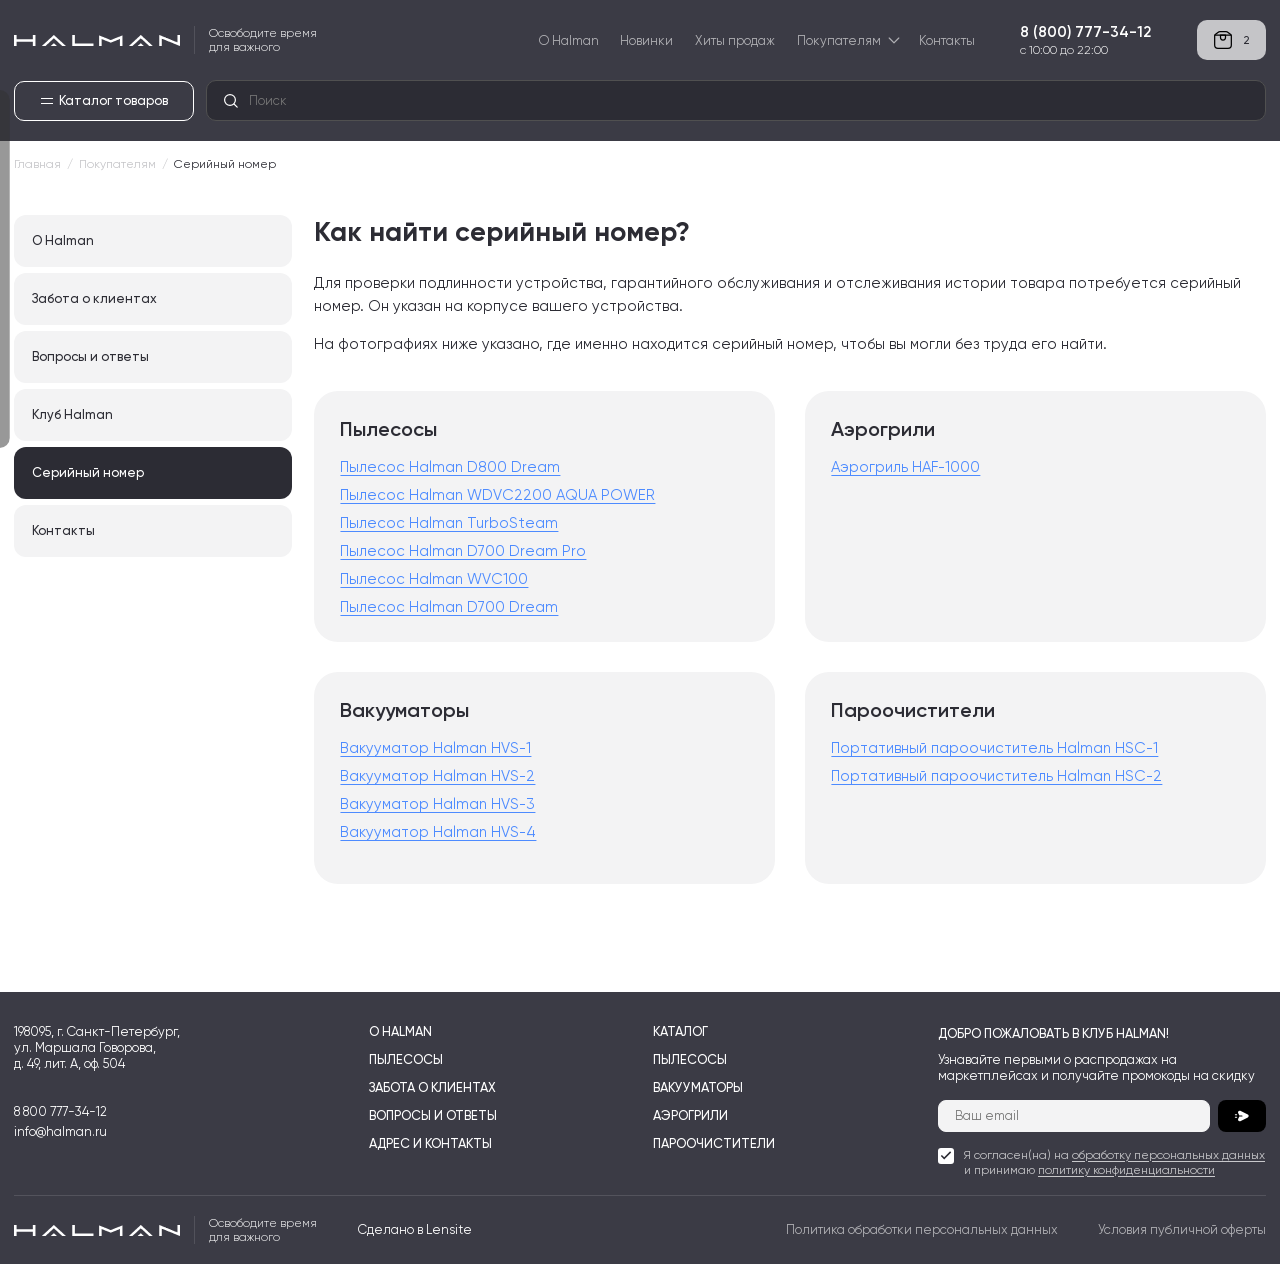
<file: serial-number.html>
<!doctype html>
<html lang="en">
	<head>
		<meta charset="UTF-8">
		<meta name="robots" content="noindex, nofollow">
		<meta name="viewport" content="width=device-width, initial-scale=1, maximum-scale=1, user-scalable=yes">
		<link rel="preload" href="./assets/fonts/Gilroy-SemiBold.woff2" as="font" type="font/woff2" crossorigin="anonymous">
		<link rel="preload" href="./assets/fonts/Gilroy-Regular.woff2" as="font" type="font/woff2" crossorigin="anonymous">
		<link rel="preload" href="./assets/fonts/Gilroy-Medium.woff2" as="font" type="font/woff2" crossorigin="anonymous">
		<link rel="preload" href="./assets/fonts/Gilroy-Light.woff2" as="font" type="font/woff2" crossorigin="anonymous">
		<link rel="preload" href="./assets/fonts/Gilroy-Bold.woff2" as="font" type="font/woff2" crossorigin="anonymous">
		<link rel="shortcut icon" href="./assets/img/favicon.ico">
		<title>Серийный номер</title>
		<script type="module" crossorigin="" src="./js/serial-number.min.js?v=1779362476057"></script>
		<link rel="modulepreload" crossorigin="" href="./js/app.min.js">
		<link rel="modulepreload" crossorigin="" href="./js/spollers.min.js">
		<link rel="stylesheet" crossorigin="" href="./css/style.min.css?v=1779362476057">
	</head>
	<body>
		<div class="wrapper">
			<header data-fls-header="" class="header">
				<div class="header__top">
					<div class="header__container-top">
						<div class="logo" data-fls-logo="">
							<a href="index.html" class="logo__link" aria-label="Halman — на главную">
								<span class="logo__mark">
									<img src="./assets/img/logo.svg" width="166" height="11" alt="" loading="lazy">
								</span>
							</a>
							<span class="logo__descriptor">Освободите время для важного</span>
						</div>
						<div class="header__navigation">
							<div class="header__menu menu">
								<button type="button" data-fls-menu="" class="menu__icon icon-menu" aria-label="Открыть меню">
									<span></span>
								</button>
								<nav class="menu__body">
									<ul class="menu__list">
										<li class="menu__item">
											<a href="about.html" class="menu__link">О Halman</a>
										</li>
										<li class="menu__item">
											<a href="#" class="menu__link">Новинки</a>
										</li>
										<li class="menu__item">
											<a href="#" class="menu__link">Хиты продаж</a>
										</li>
										<li class="menu__item menu__item_has-children" data-fls-menuhaschildren="">
											<a href="#" class="menu__link">Покупателям</a>
											<button type="button" class="menu__arrow" aria-expanded="false" aria-controls="submenu-customers" tabindex="-1"></button>
											<ul class="menu__sub-list" id="submenu-customers" hidden>
												<li>
													<a href="customer-care.html">Забота о клиентах</a>
												</li>
												<li>
													<a href="#">Вопросы и ответы</a>
												</li>
												<li>
													<a href="#">Клуб Halman</a>
												</li>
												<li>
													<a href="#">Серийный номер</a>
												</li>
											</ul>
										</li>
										<li class="menu__item">
											<a href="contacts.html" class="menu__link">Контакты</a>
										</li>
									</ul>
								</nav>
							</div>
						</div>
						<div class="header__contacts" data-fls-dynamic=".menu__body, 574.98, last">
							<a href="tel:88007773412" class="header__phone link-hover">8 (800) 777-34-12</a>
							<div class="header__worktime">с 10:00 до 22:00</div>
						</div>
						<a href="#" class="header__cart" data-fls-popup-link="cart" aria-label="Корзина">
							<span class="header__cart-icon">
								<svg class="icon" aria-hidden="true">
									<use href="./assets/img/spritemap.svg#sprite-cart"></use>
								</svg>
							</span>
							<span class="header__cart-count">2</span>
						</a>
					</div>
				</div>
				<div data-fls-header-scroll="" class="header__bottom">
					<div class="header__container-bottom">
						<div class="header__catalog" data-fls-dynamic=".menu__body, 991.98, 0">
							<div class="header-catalog" data-fls-headercatalog="">
								<button type="button" class="header-catalog__toggle">
									<span class="header-catalog__burger"></span>
									<span>Каталог товаров</span>
								</button>
								<button type="button" class="header-catalog__overlay" aria-label="Закрыть каталог"></button>
								<div class="header-catalog__wrapper" style="display: none;">
									<div class="header-catalog__container">
										<div class="header-catalog__mobile-head">
											<button type="button" class="header-catalog__back" aria-label="Назад"></button>
											<button type="button" class="header-catalog__mobile-title">Каталог товаров</button>
										</div>
										<div class="header-catalog__layout">
											<div class="header-catalog__categories">
												<button type="button" class="header-catalog__category _item-active" data-catalog-category="vacuum">
													<span class="header-catalog__category-image">
														<picture>
															<img data-fls-lazy="" alt="" loading="lazy" data-src="./assets/img/products/category1.webp">
														</picture>
													</span>
													<span class="header-catalog__category-title">Пылесосы</span>
													<span class="header-catalog__category-count">8</span>
												</button>
												<button type="button" class="header-catalog__category" data-catalog-category="vacuum-sealers">
													<span class="header-catalog__category-image">
														<picture>
															<img data-fls-lazy="" alt="" loading="lazy" data-src="./assets/img/products/category2.webp">
														</picture>
													</span>
													<span class="header-catalog__category-title">Вакууматоры</span>
													<span class="header-catalog__category-count">4</span>
												</button>
												<button type="button" class="header-catalog__category" data-catalog-category="airgrills">
													<span class="header-catalog__category-image">
														<picture>
															<img data-fls-lazy="" alt="" loading="lazy" data-src="./assets/img/products/category3.webp">
														</picture>
													</span>
													<span class="header-catalog__category-title">Аэрогрили</span>
													<span class="header-catalog__category-count">2</span>
												</button>
												<button type="button" class="header-catalog__category" data-catalog-category="steam">
													<span class="header-catalog__category-image">
														<picture>
															<img data-fls-lazy="" alt="" loading="lazy" data-src="./assets/img/products/category4.webp">
														</picture>
													</span>
													<span class="header-catalog__category-title">Пароочистители</span>
													<span class="header-catalog__category-count">4</span>
												</button>
											</div>
											<div class="header-catalog__models">
												<div class="header-catalog__model-group _item-active" data-catalog-panel="vacuum">
													<div class="header-catalog__model-head">
														<span>Моющие пылесосы</span>
														<span>6</span>
													</div>
													<a href="#" class="header-catalog__model" data-badge="new" data-image="assets/img/products/product1-image1.jpg" data-title="Вертикальный беспроводной пылесос Halman D700 Dream" data-text="Новинка от Halman повторяет исключительные характеристики известной модели." data-old-price="13 990 ₽" data-price="13 990 ₽">D700</a>
													<a href="#" class="header-catalog__model" data-image="assets/img/products/product2-image1.jpg" data-title="Вертикальный беспроводной пылесос Halman WVC100" data-text="Легкий корпус и удобная насадка для ежедневной уборки." data-price="13 990 ₽">WVC100</a>
													<a href="#" class="header-catalog__model" data-badge="new" data-image="assets/img/products/product3-image1.jpg" data-title="Вертикальный пылесос Halman D700 Dream Pro" data-text="Мощная модель для сухой и влажной уборки дома." data-old-price="13 990 ₽" data-price="13 990 ₽">D700DreamPro</a>
													<a href="#" class="header-catalog__model _item-active" data-badge="sale" data-image="assets/img/products/product4-image1.jpg" data-title="Вертикальный беспроводной пылесос Halman CSVC300" data-text="Новинка от Arnica повторяет исключительные характеристики известной модели Tesla Premium." data-old-price="13 990 ₽" data-price="13 990 ₽">TurboSteam</a>
													<a href="#" class="header-catalog__model" data-badge="hot" data-image="assets/img/products/product2-image1.jpg" data-title="CSVC300" data-text="Компактная модель для быстрой уборки без лишних проводов." data-price="13 990 ₽">CSVC300</a>
													<a href="#" class="header-catalog__model" data-badge="sale" data-image="assets/img/products/product1-image1.jpg" data-title="Моющий пылесос Halman WDVC2200 Aqua Power" data-text="Мощный моющий пылесос для сложных задач." data-old-price="13 990 ₽" data-price="13 990 ₽">WDVC2200 Aqua Power</a>
													<div class="header-catalog__model-head">
														<span>Вертикальные пылесосы</span>
														<span>2</span>
													</div>
													<a href="#" class="header-catalog__model" data-image="assets/img/products/product3-image1.jpg" data-title="Вертикальный пылесос Halman D700" data-text="Универсальная модель для ежедневной уборки." data-old-price="13 990 ₽" data-price="13 990 ₽">D700</a>
													<a href="#" class="header-catalog__model" data-image="assets/img/products/product4-image1.jpg" data-title="Вертикальный пылесос Halman WVC100" data-text="Практичный пылесос для быстрой уборки." data-old-price="13 990 ₽" data-price="13 990 ₽">WVC100</a>
													<a href="#" class="header-catalog__all btn btn_border-gray" data-fls-button="">
														<span>Все пылесосы Halman</span>
														<svg class="icon" aria-hidden="true">
															<use href="./assets/img/spritemap.svg#sprite-link-arrow"></use>
														</svg>
													</a>
												</div>
												<div class="header-catalog__model-group" data-catalog-panel="vacuum-sealers">
													<div class="header-catalog__model-head">
														<span>Вакууматоры</span>
														<span>4</span>
													</div>
													<a href="#" class="header-catalog__model" data-image="assets/img/products/category2.jpg" data-title="Вакууматор Halman HVS-1" data-text="Компактное решение для хранения продуктов." data-old-price="6 990 ₽" data-price="5 990 ₽">HVS-1</a>
													<a href="#" class="header-catalog__model" data-image="assets/img/products/category4.jpg" data-title="Вакууматор Halman Pro" data-text="Для регулярной домашней заготовки." data-old-price="8 990 ₽" data-price="7 990 ₽">Halman Pro</a>
												</div>
												<div class="header-catalog__model-group" data-catalog-panel="airgrills">
													<div class="header-catalog__model-head">
														<span>Аэрогрили</span>
														<span>2</span>
													</div>
													<a href="#" class="header-catalog__model" data-image="assets/img/products/category3.jpg" data-title="Аэрогриль Halman HAF-100" data-text="Готовьте любимые блюда с хрустящей корочкой." data-old-price="9 990 ₽" data-price="8 990 ₽">HAF-100</a>
													<a href="#" class="header-catalog__model" data-image="assets/img/products/product2-image1.jpg" data-title="Аэрогриль Halman HAF-200" data-text="Больше программ для повседневной кухни." data-old-price="11 990 ₽" data-price="10 990 ₽">HAF-200</a>
												</div>
												<div class="header-catalog__model-group" data-catalog-panel="steam">
													<div class="header-catalog__model-head">
														<span>Пароочистители</span>
														<span>4</span>
													</div>
													<a href="#" class="header-catalog__model" data-image="assets/img/products/product4-image1.jpg" data-title="Пароочиститель Halman Steam Pro" data-text="Глубокая очистка паром без лишней химии." data-old-price="13 990 ₽" data-price="12 990 ₽">Steam Pro</a>
													<a href="#" class="header-catalog__model" data-image="assets/img/products/product1-image1.jpg" data-title="Пароочиститель Halman Compact" data-text="Компактная модель для дома." data-old-price="10 990 ₽" data-price="9 990 ₽">Compact</a>
												</div>
											</div>
											<div class="header-catalog__preview">
												<div class="header-catalog__preview-badge badge badge_sale">Sale</div>
												<picture>
													<img data-fls-lazy="" alt="" loading="lazy" class="header-catalog__preview-image" data-src="./assets/img/products/product4-image1.webp">
												</picture>
											</div>
											<article class="product-card" data-fls-productcard="">
												<a href="single-products.html" class="product-card__image swiper" data-fls-slider="product-card" aria-label="Открыть товар: Вертикальный беспроводной пылесос Halman CSVC300">
													<span class="product-card__badges">
														<span class="product-card__badge badge badge_sale">sale</span>
													</span>
													<span class="product-card__pictures swiper-wrapper">
														<span class="product-card__slide swiper-slide">
															<picture>
																<img data-fls-lazy="" alt="" aria-hidden="true" loading="lazy" data-src="./assets/img/products/product4-image1.webp">
															</picture>
														</span>
													</span>
													<span class="product-card__gallery-nav" aria-hidden="true"></span>
													<span class="product-card__pagination swiper-pagination"></span>
												</a>
												<div class="product-card__body">
													<a href="single-products.html" class="product-card__title">Вертикальный беспроводной пылесос Halman CSVC300</a>
													<div class="product-card__text">
														Новинка от Arnica повторяет исключительные характеристики известной модели Tesla Premium.
													</div>
													<div class="product-card__prices">
														<span class="product-card__old-price">13 990 ₽</span>
														<span class="product-card__price">13 990 ₽</span>
													</div>
													<button type="button" class="product-card__button btn btn_bg-main" data-fls-button="" aria-label="Добавить в корзину: Вертикальный беспроводной пылесос Halman CSVC300">В корзину</button>
												</div>
											</article>
										</div>
									</div>
								</div>
							</div>
						</div>
						<div class="header__search" data-fls-dynamic=".header__container-top, 991.98,last">
							<div class="search" data-fls-search="">
								<form action="/search/" method="GET" class="search__form search-form" data-fls-dynamic=".search__container, 991.98, 1">
									<div class="search-form__wrapper">
										<div class="search-form__input">
											<span class="search__icon">
												<svg class="icon icon_search" aria-hidden="true">
													<use href="./assets/img/spritemap.svg#sprite-search"></use>
												</svg>
											</span>
											<span id="search-label" class="sr-only">Поиск</span>
											<input data-fls-input="" autocomplete="off" type="text" name="q" value="" placeholder="Поиск" data-placeholder="Поиск" aria-labelledby="search-label" class="search__input input">
											<button type="reset" class="search__close search-form__reset animation" data-fls-iconanimation="" aria-label="Закрыть поиск">
												<svg class="icon icon_close animation__object" aria-hidden="true">
													<use href="./assets/img/spritemap.svg#sprite-close"></use>
												</svg>
											</button>
										</div>
									</div>
								</form>
								<button type="button" class="search__mobile-toggle search-form__btn animation" data-fls-iconanimation="" aria-label="Открыть поиск">
									<svg class="icon icon_search animation__object" aria-hidden="true">
										<use href="./assets/img/spritemap.svg#sprite-search"></use>
									</svg>
								</button>
								<button type="button" class="search__overlay" aria-label="Закрыть поиск"></button>
								<div class="search__modal" aria-hidden="true" style="display: none;">
									<div class="search__container">
										<div class="search__caption">Поиск</div>
										<div class="search__results search-results">
											<div class="search-results__tags">
												<a href="/search/?q=Пылесос D700" class="search-results__tag">Пылесос D700</a>
												<a href="/search/?q=Пылесос WVC100" class="search-results__tag">Пылесос WVC100</a>
												<a href="/search/?q=Пылесос TurboSteam" class="search-results__tag">Пылесос TurboSteam</a>
												<a href="/search/?q=Вакууматор Halman-hvs-1" class="search-results__tag">Вакууматор Halman-hvs-1</a>
												<a href="/search/?q=Аэрогриль HAF-100" class="search-results__tag">Аэрогриль HAF-100</a>
											</div>
											<div class="search-results__title">Популярные товары</div>
											<div class="search-results__items">
												<a href="#" class="search-results__item search-item">
													<div class="search-item__image">
														<picture>
															<img data-fls-lazy="" alt="" loading="lazy" data-src="./assets/img/products/product1-image1.webp">
														</picture>
													</div>
													<div class="search-item__body">
														<div class="search-item__title">Вертикальный пылесос Halman D700 Dream</div>
														<div class="search-item__price">13 990 ₽</div>
													</div>
												</a>
												<a href="#" class="search-results__item search-item">
													<div class="search-item__image">
														<picture>
															<img data-fls-lazy="" alt="" loading="lazy" data-src="./assets/img/products/product2-image1.webp">
														</picture>
													</div>
													<div class="search-item__body">
														<div class="search-item__title">Универсальный дезинфицирующий моющий пылесос с паром 4 в 1 TurboSteam</div>
														<div class="search-item__price">13 990 ₽</div>
													</div>
												</a>
												<a href="#" class="search-results__item search-item">
													<div class="search-item__image">
														<picture>
															<img data-fls-lazy="" alt="" loading="lazy" data-src="./assets/img/products/product3-image1.webp">
														</picture>
													</div>
													<div class="search-item__body">
														<div class="search-item__title">Вертикальный пылесос Halman D700 Dream</div>
														<div class="search-item__price">13 990 ₽</div>
													</div>
												</a>
												<a href="#" class="search-results__item search-item">
													<div class="search-item__image">
														<picture>
															<img data-fls-lazy="" alt="" loading="lazy" data-src="./assets/img/products/product4-image1.webp">
														</picture>
													</div>
													<div class="search-item__body">
														<div class="search-item__title">Универсальный дезинфицирующий моющий пылесос с паром 4 в 1 TurboSteam</div>
														<div class="search-item__price">13 990 ₽</div>
													</div>
												</a>
											</div>
										</div>
									</div>
								</div>
							</div>
						</div>
						<a href="#" class="header__cart header__cart_bottom" data-fls-popup-link="cart" aria-label="Корзина">
							<span class="header__cart-icon">
								<svg class="icon" aria-hidden="true">
									<use href="./assets/img/spritemap.svg#sprite-cart"></use>
								</svg>
							</span>
							<span class="header__cart-count">2</span>
						</a>
					</div>
				</div>
			</header>
			<main class="inner">
				<div class="breadcrumbs" data-fls-breadcrumbs="">
					<div class="breadcrumbs__container">
						<nav class="breadcrumbs__nav" aria-label="Breadcrumbs" itemscope itemtype="https://schema.org/BreadcrumbList">
							<ul class="breadcrumbs__list">
								<li class="breadcrumbs__item" itemprop="itemListElement" itemscope itemtype="https://schema.org/ListItem">
									<a class="breadcrumbs__link link-hover" href="index.html" itemprop="item">
										<span itemprop="name">Главная</span>
									</a>
									<meta itemprop="position" content="1">
								</li>
								<span class="breadcrumbs__sep" aria-hidden="true">/</span>
								<li class="breadcrumbs__item" itemprop="itemListElement" itemscope itemtype="https://schema.org/ListItem">
									<a class="breadcrumbs__link link-hover" href="#" itemprop="item">
										<span itemprop="name">Покупателям</span>
									</a>
									<meta itemprop="position" content="2">
								</li>
								<span class="breadcrumbs__sep" aria-hidden="true">/</span>
								<li class="breadcrumbs__item" itemprop="itemListElement" itemscope itemtype="https://schema.org/ListItem">
									<span class="breadcrumbs__current" itemprop="name" aria-current="page">Серийный номер</span>
									<meta itemprop="position" content="3">
								</li>
							</ul>
						</nav>
					</div>
				</div>
				<section class="inner__section">
					<div class="inner__container">
						<div class="inner__layout">
							<aside class="inner__aside">
								<nav class="customers-menu" aria-label="Меню раздела">
									<div data-fls-spollers="991.98,max" class="customers-menu__spollers spollers">
										<details class="spollers__item">
											<summary class="customers-menu__summary spollers__title">Серийный номер</summary>
											<div class="customers-menu__body spollers__body">
												<ul class="customers-menu__list">
													<li class="customers-menu__item">
														<a href="about.html" class="customers-menu__link">О Halman</a>
													</li>
													<li class="customers-menu__item">
														<a href="customer-care.html" class="customers-menu__link">Забота о клиентах</a>
													</li>
													<li class="customers-menu__item">
														<a href="questions.html" class="customers-menu__link">Вопросы и ответы</a>
													</li>
													<li class="customers-menu__item">
														<a href="club-halman.html" class="customers-menu__link">Клуб Halman</a>
													</li>
													<li class="customers-menu__item customers-menu__item--active">
														<a href="serial-number.html" class="customers-menu__link customers-menu__link--active">Серийный номер</a>
													</li>
													<li class="customers-menu__item">
														<a href="contacts.html" class="customers-menu__link">Контакты</a>
													</li>
												</ul>
											</div>
										</details>
									</div>
								</nav>
							</aside>
							<div class="inner__content">
								<section class="serial-number" data-fls-serial-number="" aria-labelledby="serial-number-title">
									<h1 id="serial-number-title" class="serial-number__title">Как найти серийный номер?</h1>
									<div class="serial-number__intro _content">
										<p>
											Для проверки подлинности устройства, гарантийного обслуживания и отслеживания истории товара потребуется серийный номер. Он указан на корпусе вашего устройства.
										</p>
										<p>
											На фотографиях ниже указано, где именно находится серийный номер, чтобы вы могли без труда его найти.
										</p>
									</div>
									<div class="serial-number__cards">
										<article class="serial-number__card">
											<h2 class="serial-number__card-title">Пылесосы</h2>
											<ul class="serial-number__list">
												<li>
													<a href="#" class="serial-number__link">Пылесос Halman D800 Dream</a>
												</li>
												<li>
													<a href="#" class="serial-number__link">Пылесос Halman WDVC2200 AQUA POWER</a>
												</li>
												<li>
													<a href="#" class="serial-number__link">Пылесос Halman TurboSteam</a>
												</li>
												<li>
													<a href="#" class="serial-number__link">Пылесос Halman D700 Dream Pro</a>
												</li>
												<li>
													<a href="#" class="serial-number__link">Пылесос Halman WVC100</a>
												</li>
												<li>
													<a href="#" class="serial-number__link">Пылесос Halman D700 Dream</a>
												</li>
											</ul>
										</article>
										<article class="serial-number__card">
											<h2 class="serial-number__card-title">Аэрогрили</h2>
											<ul class="serial-number__list">
												<li>
													<a href="#" class="serial-number__link">Аэрогриль HAF-1000</a>
												</li>
											</ul>
										</article>
										<article class="serial-number__card">
											<h2 class="serial-number__card-title">Вакууматоры</h2>
											<ul class="serial-number__list">
												<li>
													<a href="#" class="serial-number__link">Вакууматор Halman HVS-1</a>
												</li>
												<li>
													<a href="#" class="serial-number__link">Вакууматор Halman HVS-2</a>
												</li>
												<li>
													<a href="#" class="serial-number__link">Вакууматор Halman HVS-3</a>
												</li>
												<li>
													<a href="#" class="serial-number__link">Вакууматор Halman HVS-4</a>
												</li>
											</ul>
										</article>
										<article class="serial-number__card">
											<h2 class="serial-number__card-title">Пароочистители</h2>
											<ul class="serial-number__list">
												<li>
													<a href="#" class="serial-number__link">Портативный пароочиститель Halman HSC-1</a>
												</li>
												<li>
													<a href="#" class="serial-number__link">Портативный пароочиститель Halman HSC-2</a>
												</li>
											</ul>
										</article>
									</div>
								</section>
							</div>
						</div>
					</div>
				</section>
			</main>
			<footer data-fls-footer="" class="footer">
				<div class="footer__container">
					<div class="footer__top">
						<div class="footer__contacts">
							<address class="footer__address">
								198095, г. Санкт-Петербург,
								<br>
								ул. Маршала Говорова,
								<br>
								д. 49, лит. А, оф. 504
							</address>
							<div class="footer__contact-list">
								<a href="tel:88007773412" class="footer__contact link-hover">8 800 777-34-12</a>
								<a href="mailto:info@halman.ru" class="footer__contact link-hover">info@halman.ru</a>
							</div>
						</div>
						<nav class="footer__nav" aria-label="Навигация в футере">
							<ul class="footer__list">
								<li class="footer__item">
									<a href="#" class="footer__link link-hover">О Halman</a>
								</li>
								<li class="footer__item">
									<a href="#" class="footer__link link-hover">Пылесосы</a>
								</li>
								<li class="footer__item">
									<a href="#" class="footer__link link-hover">Забота о клиентах</a>
								</li>
								<li class="footer__item">
									<a href="#" class="footer__link link-hover">Вопросы и ответы</a>
								</li>
								<li class="footer__item">
									<a href="#" class="footer__link link-hover">Адрес и контакты</a>
								</li>
							</ul>
							<ul class="footer__list">
								<li class="footer__item">
									<a href="#" class="footer__link link-hover">Каталог</a>
								</li>
								<li class="footer__item">
									<a href="#" class="footer__link link-hover">Пылесосы</a>
								</li>
								<li class="footer__item">
									<a href="#" class="footer__link link-hover">Вакууматоры</a>
								</li>
								<li class="footer__item">
									<a href="#" class="footer__link link-hover">Аэрогрили</a>
								</li>
								<li class="footer__item">
									<a href="#" class="footer__link link-hover">Пароочистители</a>
								</li>
							</ul>
						</nav>
						<div class="footer__subscribe subscribe">
							<div class="subscribe__head">
								<div class="subscribe__title">Добро пожаловать в клуб Halman!</div>
								<div class="subscribe__text">
									Узнавайте первыми о распродажах на маркетплейсах и получайте промокоды на скидку
								</div>
							</div>
							<form action="#" method="POST" class="subscribe__form">
								<label class="subscribe__field">
									<span class="sr-only">Email</span>
									<input data-fls-input="" autocomplete="off" type="email" name="email" placeholder="Ваш email" class="subscribe__input input">
								</label>
								<button type="button" class="subscribe__submit" data-fls-popup-link="subscribe-success" aria-label="Подписаться">
									<svg class="icon" aria-hidden="true">
										<use href="./assets/img/spritemap.svg#sprite-send"></use>
									</svg>
								</button>
							</form>
							<label class="subscribe__agree checkbox" data-fls-checkbox="">
								<input class="checkbox__input" type="checkbox" name="agree" checked>
								<span class="checkbox__text">
									Я согласен(на) на
									<a href="#" class="link-underline">обработку персональных данных</a>
									и принимаю
									<a href="#" class="link-underline">политику конфиденциальности</a>
								</span>
							</label>
						</div>
					</div>
					<div class="footer__bottom">
						<div class="logo" data-fls-logo="">
							<a href="index.html" class="logo__link" aria-label="Halman — на главную">
								<span class="logo__mark">
									<img src="./assets/img/logo.svg" width="166" height="11" alt="" loading="lazy">
								</span>
							</a>
							<span class="logo__descriptor">Освободите время для важного</span>
						</div>
						<div class="footer__made">
							<a href="https://lensite.ru/" class="link-hover" target="_blank" rel="noopener noreferrer">Сделано в Lensite</a>
						</div>
						<a href="#" class="footer__policy link-hover">Политика обработки персональных данных</a>
						<a href="#" class="footer__offer link-hover">Условия публичной оферты</a>
					</div>
				</div>
			</footer>
		</div>
		<div data-fls-popup="cart" aria-hidden="true" class="popup popup_cart cart-popup">
			<div data-fls-popup-wrapper="" class="popup__wrapper cart-popup__wrapper">
				<div data-fls-popup-body="" class="popup__body cart-popup__body">
					<div data-fls-popup-content="" class="cart-popup__content">
						<div class="cart-popup__head">
							<div class="cart-popup__title">
								<span>Корзина</span>
								<span class="cart-popup__count">2</span>
							</div>
							<button data-fls-popup-close="" type="button" class="cart-popup__close animation" data-fls-iconanimation="" aria-label="Закрыть корзину">
								<svg class="icon animation__object" aria-hidden="true">
									<use href="./assets/img/spritemap.svg#sprite-close"></use>
								</svg>
							</button>
						</div>
						<div class="cart-popup__items">
							<div class="cart-popup__item cart-item">
								<a href="#" class="cart-item__image">
									<picture>
										<img data-fls-lazy="" alt="" loading="lazy" data-src="./assets/img/products/product1-image1.webp">
									</picture>
								</a>
								<div class="cart-item__about">
									<a href="#" class="cart-item__name">Halman D700 Dream легкий вертикальный пылесос для повседневных задач</a>
									<div class="cart-item__code">
										Артикул:
										<strong>ET14330</strong>
									</div>
								</div>
								<div data-fls-quantity="" class="cart-item__quantity quantity">
									<button data-fls-quantity-minus="" type="button" class="quantity__button quantity__button--minus" aria-label="Уменьшить количество"></button>
									<div class="quantity__input">
										<input data-fls-quantity-value="" autocomplete="off" type="text" name="quantity[]" value="1" aria-label="Количество">
									</div>
									<button data-fls-quantity-plus="" type="button" class="quantity__button quantity__button--plus" aria-label="Увеличить количество"></button>
								</div>
								<div class="cart-item__price">
									<div class="price">
										<div class="price price_old">5 590 ₽</div>
										<div class="price price_new">3 290 ₽</div>
									</div>
								</div>
								<div class="cart-item__actions">
									<button type="button" class="cart-item__remove animation" data-fls-iconanimation="" aria-label="Удалить товар">
										<svg class="icon animation__object" aria-hidden="true">
											<use href="./assets/img/spritemap.svg#sprite-close"></use>
										</svg>
									</button>
								</div>
							</div>
							<div class="cart-popup__item cart-item">
								<a href="#" class="cart-item__image">
									<picture>
										<img data-fls-lazy="" alt="" loading="lazy" data-src="./assets/img/products/product1-image1.webp">
									</picture>
								</a>
								<div class="cart-item__about">
									<a href="#" class="cart-item__name">Halman D700 Dream легкий вертикальный пылесос для повседневных задач</a>
									<div class="cart-item__code">
										Артикул:
										<strong>ET14330</strong>
									</div>
								</div>
								<div data-fls-quantity="" class="cart-item__quantity quantity">
									<button data-fls-quantity-minus="" type="button" class="quantity__button quantity__button--minus" aria-label="Уменьшить количество"></button>
									<div class="quantity__input">
										<input data-fls-quantity-value="" autocomplete="off" type="text" name="quantity[]" value="1" aria-label="Количество">
									</div>
									<button data-fls-quantity-plus="" type="button" class="quantity__button quantity__button--plus" aria-label="Увеличить количество"></button>
								</div>
								<div class="cart-item__price">
									<div class="price">
										<div class="price price_current">3 290 ₽</div>
									</div>
								</div>
								<div class="cart-item__actions">
									<button type="button" class="cart-item__remove animation" data-fls-iconanimation="" aria-label="Удалить товар">
										<svg class="icon animation__object" aria-hidden="true">
											<use href="./assets/img/spritemap.svg#sprite-close"></use>
										</svg>
									</button>
								</div>
							</div>
							<div class="cart-popup__item cart-item">
								<a href="#" class="cart-item__image">
									<picture>
										<img data-fls-lazy="" alt="" loading="lazy" data-src="./assets/img/products/product1-image1.webp">
									</picture>
								</a>
								<div class="cart-item__about">
									<a href="#" class="cart-item__name">Halman D700 Dream легкий вертикальный пылесос для повседневных задач</a>
									<div class="cart-item__code">
										Артикул:
										<strong>ET14330</strong>
									</div>
								</div>
								<div data-fls-quantity="" class="cart-item__quantity quantity">
									<button data-fls-quantity-minus="" type="button" class="quantity__button quantity__button--minus" aria-label="Уменьшить количество"></button>
									<div class="quantity__input">
										<input data-fls-quantity-value="" autocomplete="off" type="text" name="quantity[]" value="1" aria-label="Количество">
									</div>
									<button data-fls-quantity-plus="" type="button" class="quantity__button quantity__button--plus" aria-label="Увеличить количество"></button>
								</div>
								<div class="cart-item__price">
									<div class="price">
										<div class="price price_old">5 590 ₽</div>
										<div class="price price_new">3 290 ₽</div>
									</div>
								</div>
								<div class="cart-item__actions">
									<button type="button" class="cart-item__remove animation" data-fls-iconanimation="" aria-label="Удалить товар">
										<svg class="icon animation__object" aria-hidden="true">
											<use href="./assets/img/spritemap.svg#sprite-close"></use>
										</svg>
									</button>
								</div>
							</div>
							<div class="cart-popup__item cart-item">
								<a href="#" class="cart-item__image">
									<picture>
										<img data-fls-lazy="" alt="" loading="lazy" data-src="./assets/img/products/product1-image1.webp">
									</picture>
								</a>
								<div class="cart-item__about">
									<a href="#" class="cart-item__name">Halman D700 Dream легкий вертикальный пылесос для повседневных задач</a>
									<div class="cart-item__code">
										Артикул:
										<strong>ET14330</strong>
									</div>
								</div>
								<div data-fls-quantity="" class="cart-item__quantity quantity">
									<button data-fls-quantity-minus="" type="button" class="quantity__button quantity__button--minus" aria-label="Уменьшить количество"></button>
									<div class="quantity__input">
										<input data-fls-quantity-value="" autocomplete="off" type="text" name="quantity[]" value="1" aria-label="Количество">
									</div>
									<button data-fls-quantity-plus="" type="button" class="quantity__button quantity__button--plus" aria-label="Увеличить количество"></button>
								</div>
								<div class="cart-item__price">
									<div class="price">
										<div class="price price_current">3 290 ₽</div>
									</div>
								</div>
								<div class="cart-item__actions">
									<button type="button" class="cart-item__remove animation" data-fls-iconanimation="" aria-label="Удалить товар">
										<svg class="icon animation__object" aria-hidden="true">
											<use href="./assets/img/spritemap.svg#sprite-close"></use>
										</svg>
									</button>
								</div>
							</div>
							<div class="cart-popup__item cart-item">
								<a href="#" class="cart-item__image">
									<picture>
										<img data-fls-lazy="" alt="" loading="lazy" data-src="./assets/img/products/product1-image1.webp">
									</picture>
								</a>
								<div class="cart-item__about">
									<a href="#" class="cart-item__name">Halman D700 Dream легкий вертикальный пылесос для повседневных задач</a>
									<div class="cart-item__code">
										Артикул:
										<strong>ET14330</strong>
									</div>
								</div>
								<div data-fls-quantity="" class="cart-item__quantity quantity">
									<button data-fls-quantity-minus="" type="button" class="quantity__button quantity__button--minus" aria-label="Уменьшить количество"></button>
									<div class="quantity__input">
										<input data-fls-quantity-value="" autocomplete="off" type="text" name="quantity[]" value="1" aria-label="Количество">
									</div>
									<button data-fls-quantity-plus="" type="button" class="quantity__button quantity__button--plus" aria-label="Увеличить количество"></button>
								</div>
								<div class="cart-item__price">
									<div class="price">
										<div class="price price_old">5 590 ₽</div>
										<div class="price price_new">3 290 ₽</div>
									</div>
								</div>
								<div class="cart-item__actions">
									<button type="button" class="cart-item__remove animation" data-fls-iconanimation="" aria-label="Удалить товар">
										<svg class="icon animation__object" aria-hidden="true">
											<use href="./assets/img/spritemap.svg#sprite-close"></use>
										</svg>
									</button>
								</div>
							</div>
							<div class="cart-popup__item cart-item">
								<a href="#" class="cart-item__image">
									<picture>
										<img data-fls-lazy="" alt="" loading="lazy" data-src="./assets/img/products/product1-image1.webp">
									</picture>
								</a>
								<div class="cart-item__about">
									<a href="#" class="cart-item__name">Halman D700 Dream легкий вертикальный пылесос для повседневных задач</a>
									<div class="cart-item__code">
										Артикул:
										<strong>ET14330</strong>
									</div>
								</div>
								<div data-fls-quantity="" class="cart-item__quantity quantity">
									<button data-fls-quantity-minus="" type="button" class="quantity__button quantity__button--minus" aria-label="Уменьшить количество"></button>
									<div class="quantity__input">
										<input data-fls-quantity-value="" autocomplete="off" type="text" name="quantity[]" value="1" aria-label="Количество">
									</div>
									<button data-fls-quantity-plus="" type="button" class="quantity__button quantity__button--plus" aria-label="Увеличить количество"></button>
								</div>
								<div class="cart-item__price">
									<div class="price">
										<div class="price price_current">3 290 ₽</div>
									</div>
								</div>
								<div class="cart-item__actions">
									<button type="button" class="cart-item__remove animation" data-fls-iconanimation="" aria-label="Удалить товар">
										<svg class="icon animation__object" aria-hidden="true">
											<use href="./assets/img/spritemap.svg#sprite-close"></use>
										</svg>
									</button>
								</div>
							</div>
							<div class="cart-popup__item cart-item">
								<a href="#" class="cart-item__image">
									<picture>
										<img data-fls-lazy="" alt="" loading="lazy" data-src="./assets/img/products/product1-image1.webp">
									</picture>
								</a>
								<div class="cart-item__about">
									<a href="#" class="cart-item__name">Halman D700 Dream легкий вертикальный пылесос для повседневных задач</a>
									<div class="cart-item__code">
										Артикул:
										<strong>ET14330</strong>
									</div>
								</div>
								<div data-fls-quantity="" class="cart-item__quantity quantity">
									<button data-fls-quantity-minus="" type="button" class="quantity__button quantity__button--minus" aria-label="Уменьшить количество"></button>
									<div class="quantity__input">
										<input data-fls-quantity-value="" autocomplete="off" type="text" name="quantity[]" value="1" aria-label="Количество">
									</div>
									<button data-fls-quantity-plus="" type="button" class="quantity__button quantity__button--plus" aria-label="Увеличить количество"></button>
								</div>
								<div class="cart-item__price">
									<div class="price">
										<div class="price price_old">5 590 ₽</div>
										<div class="price price_new">3 290 ₽</div>
									</div>
								</div>
								<div class="cart-item__actions">
									<button type="button" class="cart-item__remove animation" data-fls-iconanimation="" aria-label="Удалить товар">
										<svg class="icon animation__object" aria-hidden="true">
											<use href="./assets/img/spritemap.svg#sprite-close"></use>
										</svg>
									</button>
								</div>
							</div>
							<div class="cart-popup__item cart-item">
								<a href="#" class="cart-item__image">
									<picture>
										<img data-fls-lazy="" alt="" loading="lazy" data-src="./assets/img/products/product1-image1.webp">
									</picture>
								</a>
								<div class="cart-item__about">
									<a href="#" class="cart-item__name">Halman D700 Dream легкий вертикальный пылесос для повседневных задач</a>
									<div class="cart-item__code">
										Артикул:
										<strong>ET14330</strong>
									</div>
								</div>
								<div data-fls-quantity="" class="cart-item__quantity quantity">
									<button data-fls-quantity-minus="" type="button" class="quantity__button quantity__button--minus" aria-label="Уменьшить количество"></button>
									<div class="quantity__input">
										<input data-fls-quantity-value="" autocomplete="off" type="text" name="quantity[]" value="1" aria-label="Количество">
									</div>
									<button data-fls-quantity-plus="" type="button" class="quantity__button quantity__button--plus" aria-label="Увеличить количество"></button>
								</div>
								<div class="cart-item__price">
									<div class="price">
										<div class="price price_current">3 290 ₽</div>
									</div>
								</div>
								<div class="cart-item__actions">
									<button type="button" class="cart-item__remove animation" data-fls-iconanimation="" aria-label="Удалить товар">
										<svg class="icon animation__object" aria-hidden="true">
											<use href="./assets/img/spritemap.svg#sprite-close"></use>
										</svg>
									</button>
								</div>
							</div>
							<div class="cart-popup__item cart-item">
								<a href="#" class="cart-item__image">
									<picture>
										<img data-fls-lazy="" alt="" loading="lazy" data-src="./assets/img/products/product1-image1.webp">
									</picture>
								</a>
								<div class="cart-item__about">
									<a href="#" class="cart-item__name">Halman D700 Dream легкий вертикальный пылесос для повседневных задач</a>
									<div class="cart-item__code">
										Артикул:
										<strong>ET14330</strong>
									</div>
								</div>
								<div data-fls-quantity="" class="cart-item__quantity quantity">
									<button data-fls-quantity-minus="" type="button" class="quantity__button quantity__button--minus" aria-label="Уменьшить количество"></button>
									<div class="quantity__input">
										<input data-fls-quantity-value="" autocomplete="off" type="text" name="quantity[]" value="1" aria-label="Количество">
									</div>
									<button data-fls-quantity-plus="" type="button" class="quantity__button quantity__button--plus" aria-label="Увеличить количество"></button>
								</div>
								<div class="cart-item__price">
									<div class="price">
										<div class="price price_old">5 590 ₽</div>
										<div class="price price_new">3 290 ₽</div>
									</div>
								</div>
								<div class="cart-item__actions">
									<button type="button" class="cart-item__remove animation" data-fls-iconanimation="" aria-label="Удалить товар">
										<svg class="icon animation__object" aria-hidden="true">
											<use href="./assets/img/spritemap.svg#sprite-close"></use>
										</svg>
									</button>
								</div>
							</div>
							<div class="cart-popup__item cart-item">
								<a href="#" class="cart-item__image">
									<picture>
										<img data-fls-lazy="" alt="" loading="lazy" data-src="./assets/img/products/product1-image1.webp">
									</picture>
								</a>
								<div class="cart-item__about">
									<a href="#" class="cart-item__name">Halman D700 Dream легкий вертикальный пылесос для повседневных задач</a>
									<div class="cart-item__code">
										Артикул:
										<strong>ET14330</strong>
									</div>
								</div>
								<div data-fls-quantity="" class="cart-item__quantity quantity">
									<button data-fls-quantity-minus="" type="button" class="quantity__button quantity__button--minus" aria-label="Уменьшить количество"></button>
									<div class="quantity__input">
										<input data-fls-quantity-value="" autocomplete="off" type="text" name="quantity[]" value="1" aria-label="Количество">
									</div>
									<button data-fls-quantity-plus="" type="button" class="quantity__button quantity__button--plus" aria-label="Увеличить количество"></button>
								</div>
								<div class="cart-item__price">
									<div class="price">
										<div class="price price_current">3 290 ₽</div>
									</div>
								</div>
								<div class="cart-item__actions">
									<button type="button" class="cart-item__remove animation" data-fls-iconanimation="" aria-label="Удалить товар">
										<svg class="icon animation__object" aria-hidden="true">
											<use href="./assets/img/spritemap.svg#sprite-close"></use>
										</svg>
									</button>
								</div>
							</div>
							<div class="cart-popup__item cart-item">
								<a href="#" class="cart-item__image">
									<picture>
										<img data-fls-lazy="" alt="" loading="lazy" data-src="./assets/img/products/product1-image1.webp">
									</picture>
								</a>
								<div class="cart-item__about">
									<a href="#" class="cart-item__name">Halman D700 Dream легкий вертикальный пылесос для повседневных задач</a>
									<div class="cart-item__code">
										Артикул:
										<strong>ET14330</strong>
									</div>
								</div>
								<div data-fls-quantity="" class="cart-item__quantity quantity">
									<button data-fls-quantity-minus="" type="button" class="quantity__button quantity__button--minus" aria-label="Уменьшить количество"></button>
									<div class="quantity__input">
										<input data-fls-quantity-value="" autocomplete="off" type="text" name="quantity[]" value="1" aria-label="Количество">
									</div>
									<button data-fls-quantity-plus="" type="button" class="quantity__button quantity__button--plus" aria-label="Увеличить количество"></button>
								</div>
								<div class="cart-item__price">
									<div class="price">
										<div class="price price_old">5 590 ₽</div>
										<div class="price price_new">3 290 ₽</div>
									</div>
								</div>
								<div class="cart-item__actions">
									<button type="button" class="cart-item__remove animation" data-fls-iconanimation="" aria-label="Удалить товар">
										<svg class="icon animation__object" aria-hidden="true">
											<use href="./assets/img/spritemap.svg#sprite-close"></use>
										</svg>
									</button>
								</div>
							</div>
							<div class="cart-popup__item cart-item">
								<a href="#" class="cart-item__image">
									<picture>
										<img data-fls-lazy="" alt="" loading="lazy" data-src="./assets/img/products/product1-image1.webp">
									</picture>
								</a>
								<div class="cart-item__about">
									<a href="#" class="cart-item__name">Halman D700 Dream легкий вертикальный пылесос для повседневных задач</a>
									<div class="cart-item__code">
										Артикул:
										<strong>ET14330</strong>
									</div>
								</div>
								<div data-fls-quantity="" class="cart-item__quantity quantity">
									<button data-fls-quantity-minus="" type="button" class="quantity__button quantity__button--minus" aria-label="Уменьшить количество"></button>
									<div class="quantity__input">
										<input data-fls-quantity-value="" autocomplete="off" type="text" name="quantity[]" value="1" aria-label="Количество">
									</div>
									<button data-fls-quantity-plus="" type="button" class="quantity__button quantity__button--plus" aria-label="Увеличить количество"></button>
								</div>
								<div class="cart-item__price">
									<div class="price">
										<div class="price price_current">3 290 ₽</div>
									</div>
								</div>
								<div class="cart-item__actions">
									<button type="button" class="cart-item__remove animation" data-fls-iconanimation="" aria-label="Удалить товар">
										<svg class="icon animation__object" aria-hidden="true">
											<use href="./assets/img/spritemap.svg#sprite-close"></use>
										</svg>
									</button>
								</div>
							</div>
							<div class="cart-popup__item cart-item">
								<a href="#" class="cart-item__image">
									<picture>
										<img data-fls-lazy="" alt="" loading="lazy" data-src="./assets/img/products/product1-image1.webp">
									</picture>
								</a>
								<div class="cart-item__about">
									<a href="#" class="cart-item__name">Halman D700 Dream легкий вертикальный пылесос для повседневных задач</a>
									<div class="cart-item__code">
										Артикул:
										<strong>ET14330</strong>
									</div>
								</div>
								<div data-fls-quantity="" class="cart-item__quantity quantity">
									<button data-fls-quantity-minus="" type="button" class="quantity__button quantity__button--minus" aria-label="Уменьшить количество"></button>
									<div class="quantity__input">
										<input data-fls-quantity-value="" autocomplete="off" type="text" name="quantity[]" value="1" aria-label="Количество">
									</div>
									<button data-fls-quantity-plus="" type="button" class="quantity__button quantity__button--plus" aria-label="Увеличить количество"></button>
								</div>
								<div class="cart-item__price">
									<div class="price">
										<div class="price price_old">5 590 ₽</div>
										<div class="price price_new">3 290 ₽</div>
									</div>
								</div>
								<div class="cart-item__actions">
									<button type="button" class="cart-item__remove animation" data-fls-iconanimation="" aria-label="Удалить товар">
										<svg class="icon animation__object" aria-hidden="true">
											<use href="./assets/img/spritemap.svg#sprite-close"></use>
										</svg>
									</button>
								</div>
							</div>
							<div class="cart-popup__item cart-item">
								<a href="#" class="cart-item__image">
									<picture>
										<img data-fls-lazy="" alt="" loading="lazy" data-src="./assets/img/products/product1-image1.webp">
									</picture>
								</a>
								<div class="cart-item__about">
									<a href="#" class="cart-item__name">Halman D700 Dream легкий вертикальный пылесос для повседневных задач</a>
									<div class="cart-item__code">
										Артикул:
										<strong>ET14330</strong>
									</div>
								</div>
								<div data-fls-quantity="" class="cart-item__quantity quantity">
									<button data-fls-quantity-minus="" type="button" class="quantity__button quantity__button--minus" aria-label="Уменьшить количество"></button>
									<div class="quantity__input">
										<input data-fls-quantity-value="" autocomplete="off" type="text" name="quantity[]" value="1" aria-label="Количество">
									</div>
									<button data-fls-quantity-plus="" type="button" class="quantity__button quantity__button--plus" aria-label="Увеличить количество"></button>
								</div>
								<div class="cart-item__price">
									<div class="price">
										<div class="price price_current">3 290 ₽</div>
									</div>
								</div>
								<div class="cart-item__actions">
									<button type="button" class="cart-item__remove animation" data-fls-iconanimation="" aria-label="Удалить товар">
										<svg class="icon animation__object" aria-hidden="true">
											<use href="./assets/img/spritemap.svg#sprite-close"></use>
										</svg>
									</button>
								</div>
							</div>
							<div class="cart-popup__item cart-item">
								<a href="#" class="cart-item__image">
									<picture>
										<img data-fls-lazy="" alt="" loading="lazy" data-src="./assets/img/products/product1-image1.webp">
									</picture>
								</a>
								<div class="cart-item__about">
									<a href="#" class="cart-item__name">Halman D700 Dream легкий вертикальный пылесос для повседневных задач</a>
									<div class="cart-item__code">
										Артикул:
										<strong>ET14330</strong>
									</div>
								</div>
								<div data-fls-quantity="" class="cart-item__quantity quantity">
									<button data-fls-quantity-minus="" type="button" class="quantity__button quantity__button--minus" aria-label="Уменьшить количество"></button>
									<div class="quantity__input">
										<input data-fls-quantity-value="" autocomplete="off" type="text" name="quantity[]" value="1" aria-label="Количество">
									</div>
									<button data-fls-quantity-plus="" type="button" class="quantity__button quantity__button--plus" aria-label="Увеличить количество"></button>
								</div>
								<div class="cart-item__price">
									<div class="price">
										<div class="price price_old">5 590 ₽</div>
										<div class="price price_new">3 290 ₽</div>
									</div>
								</div>
								<div class="cart-item__actions">
									<button type="button" class="cart-item__remove animation" data-fls-iconanimation="" aria-label="Удалить товар">
										<svg class="icon animation__object" aria-hidden="true">
											<use href="./assets/img/spritemap.svg#sprite-close"></use>
										</svg>
									</button>
								</div>
							</div>
							<div class="cart-popup__item cart-item">
								<a href="#" class="cart-item__image">
									<picture>
										<img data-fls-lazy="" alt="" loading="lazy" data-src="./assets/img/products/product1-image1.webp">
									</picture>
								</a>
								<div class="cart-item__about">
									<a href="#" class="cart-item__name">Halman D700 Dream легкий вертикальный пылесос для повседневных задач</a>
									<div class="cart-item__code">
										Артикул:
										<strong>ET14330</strong>
									</div>
								</div>
								<div data-fls-quantity="" class="cart-item__quantity quantity">
									<button data-fls-quantity-minus="" type="button" class="quantity__button quantity__button--minus" aria-label="Уменьшить количество"></button>
									<div class="quantity__input">
										<input data-fls-quantity-value="" autocomplete="off" type="text" name="quantity[]" value="1" aria-label="Количество">
									</div>
									<button data-fls-quantity-plus="" type="button" class="quantity__button quantity__button--plus" aria-label="Увеличить количество"></button>
								</div>
								<div class="cart-item__price">
									<div class="price">
										<div class="price price_current">3 290 ₽</div>
									</div>
								</div>
								<div class="cart-item__actions">
									<button type="button" class="cart-item__remove animation" data-fls-iconanimation="" aria-label="Удалить товар">
										<svg class="icon animation__object" aria-hidden="true">
											<use href="./assets/img/spritemap.svg#sprite-close"></use>
										</svg>
									</button>
								</div>
							</div>
						</div>
						<div class="cart-popup__summary">
							<div class="cart-popup__total">
								<span>Итого:</span>
								<span class="cart-popup__total-prices">
									<span class="cart-popup__old-price">5 590 ₽</span>
									<span class="cart-popup__price">3 290 ₽</span>
								</span>
							</div>
							<a href="#" class="cart-popup__button btn btn_big btn_bg-main" data-fls-button="">Перейти в корзину</a>
						</div>
					</div>
				</div>
			</div>
		</div>
		<div data-fls-popup="subscribe-success" aria-hidden="true" class="popup popup_subscribe subscribe-popup">
			<div data-fls-popup-wrapper="" class="popup__wrapper subscribe-popup__wrapper">
				<div data-fls-popup-body="" class="popup__body subscribe-popup__body">
					<div data-fls-popup-content="" class="subscribe-popup__content">
						<button data-fls-popup-close="" type="button" class="subscribe-popup__close animation" data-fls-iconanimation="" aria-label="Закрыть окно">
							<svg class="icon animation__object" aria-hidden="true">
								<use href="./assets/img/spritemap.svg#sprite-close"></use>
							</svg>
						</button>
						<div class="subscribe-popup__icon" aria-hidden="true">
							<svg class="icon" aria-hidden="true">
								<use href="./assets/img/spritemap.svg#sprite-check"></use>
							</svg>
						</div>
						<div class="subscribe-popup__title">
							Вы успешно подписались
							<br>
							на рассылку
						</div>
					</div>
				</div>
			</div>
		</div>
		<ul id="fls-dev-panel">
			<li>
				<a href="single-products2.html">single-products2</a>
			</li>
			<li>
				<a href="single-products.html">single-products</a>
			</li>
			<li>
				<a href="serial-number.html">serial-number</a>
			</li>
			<li>
				<a href="questions.html">questions</a>
			</li>
			<li>
				<a href="index.html">index</a>
			</li>
			<li>
				<a href="customer-care.html">customer-care</a>
			</li>
			<li>
				<a href="contacts.html">contacts</a>
			</li>
			<li>
				<a href="club-halman.html">club-halman</a>
			</li>
			<li>
				<a href="checkout.html">checkout</a>
			</li>
			<li>
				<a href="cart.html">cart</a>
			</li>
			<li>
				<a href="archive-products.html">archive-products</a>
			</li>
			<li>
				<a href="about.html">about</a>
			</li>
			<li>
				<a href="404.html">404</a>
			</li>
		</ul>
		<style>
			#fls-dev-panel{
				position: fixed;
				left: 10px;
				padding: 15px 25px 15px 15px;
				border-radius: 0 10px 10px 0;
				top: 10%;
				color: #ffffff;
				background-color: rgba(51, 51, 51, 0.5);
				transform: translate(-100%, 0px);
				max-height: 80svh;
				overflow: auto;
				transition: all 300ms;
				z-index: 9999;
				font-family: Arial, "Helvetica Neue", Helvetica, sans-serif;
			}
			#fls-dev-panel li{
				list-style:none;
			}
			#fls-dev-panel hr{
				border-bottom: 1px solid;
			}
			#fls-dev-panel:hover{
				left: 0px;
				transform: translate(0, 0);
			}
			#fls-dev-panel a{
				text-decoration: none;
				color: inherit;
			}
			#fls-dev-panel a:hover {
				text-decoration: underline;
			}
			#fls-dev-panel li:not(:last-child) {
				margin-bottom: 10px;
			}
		</style>
	</body>
</html>
</file>
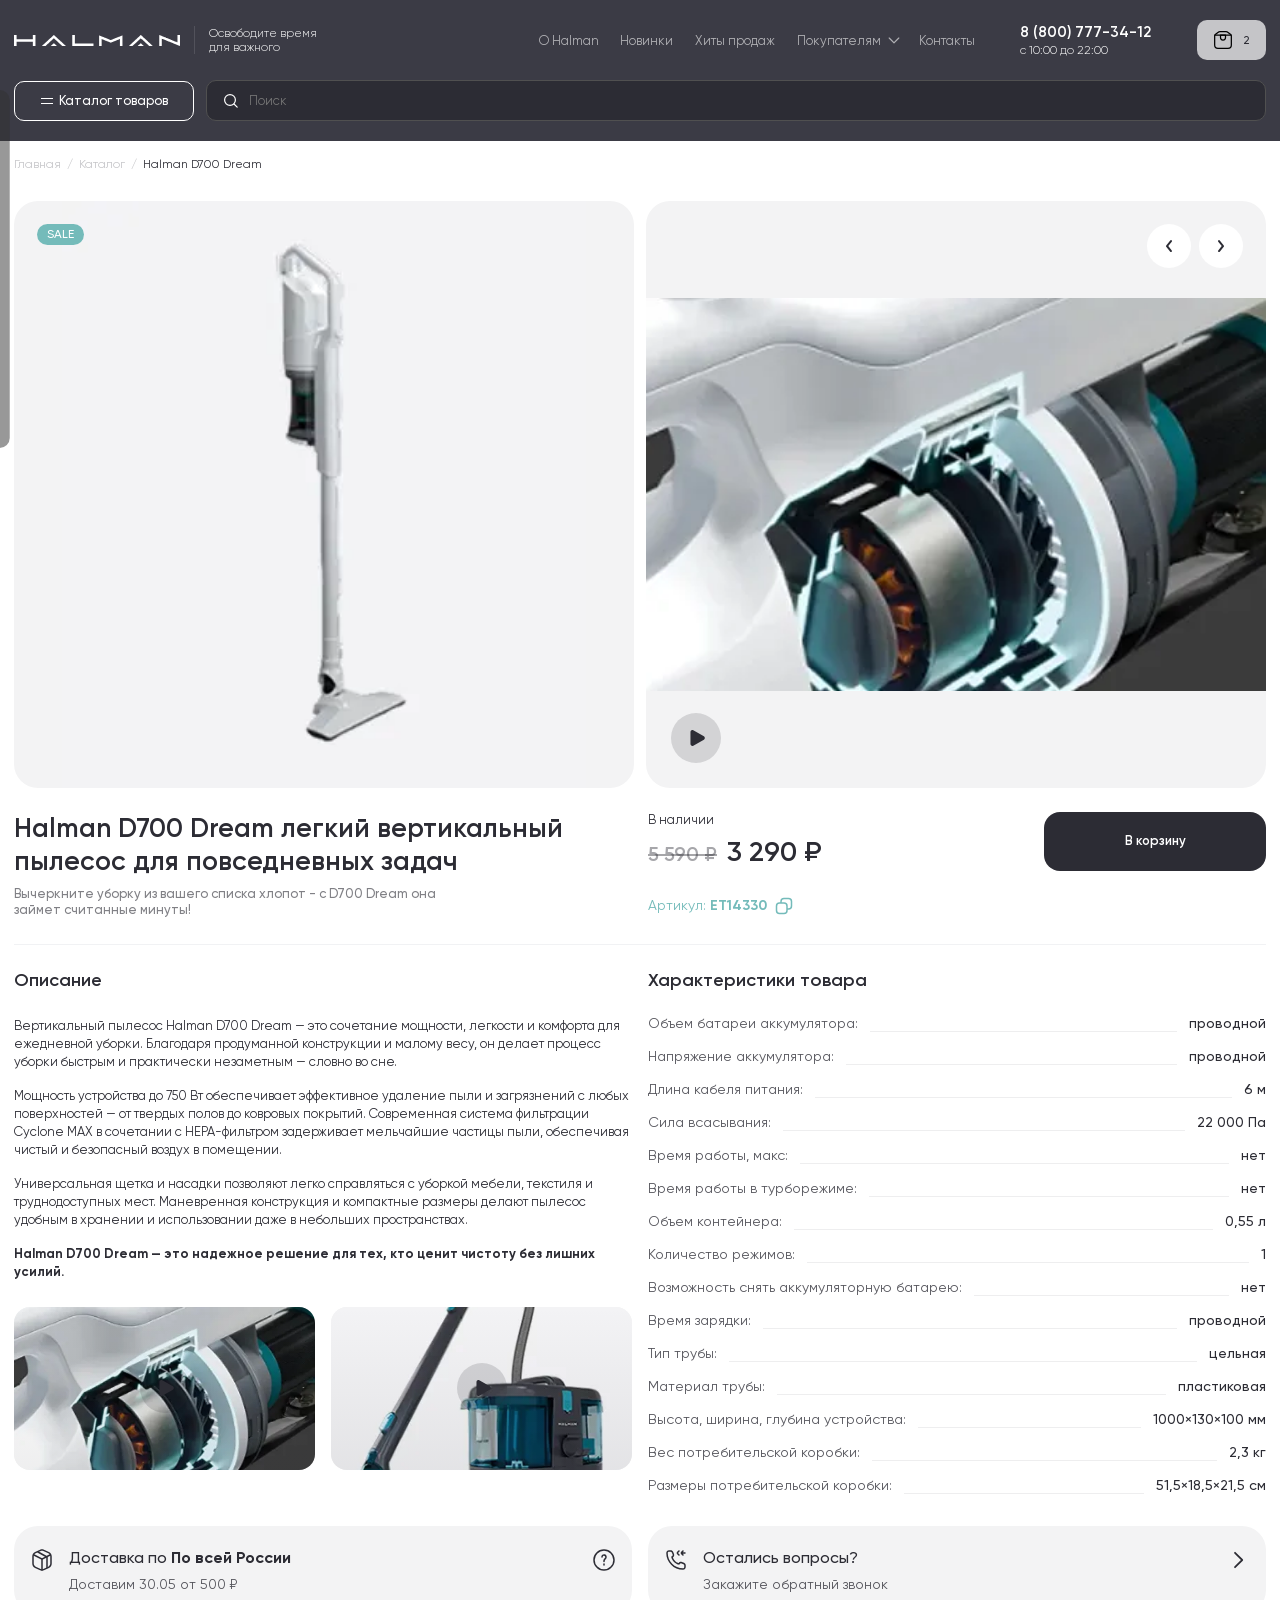
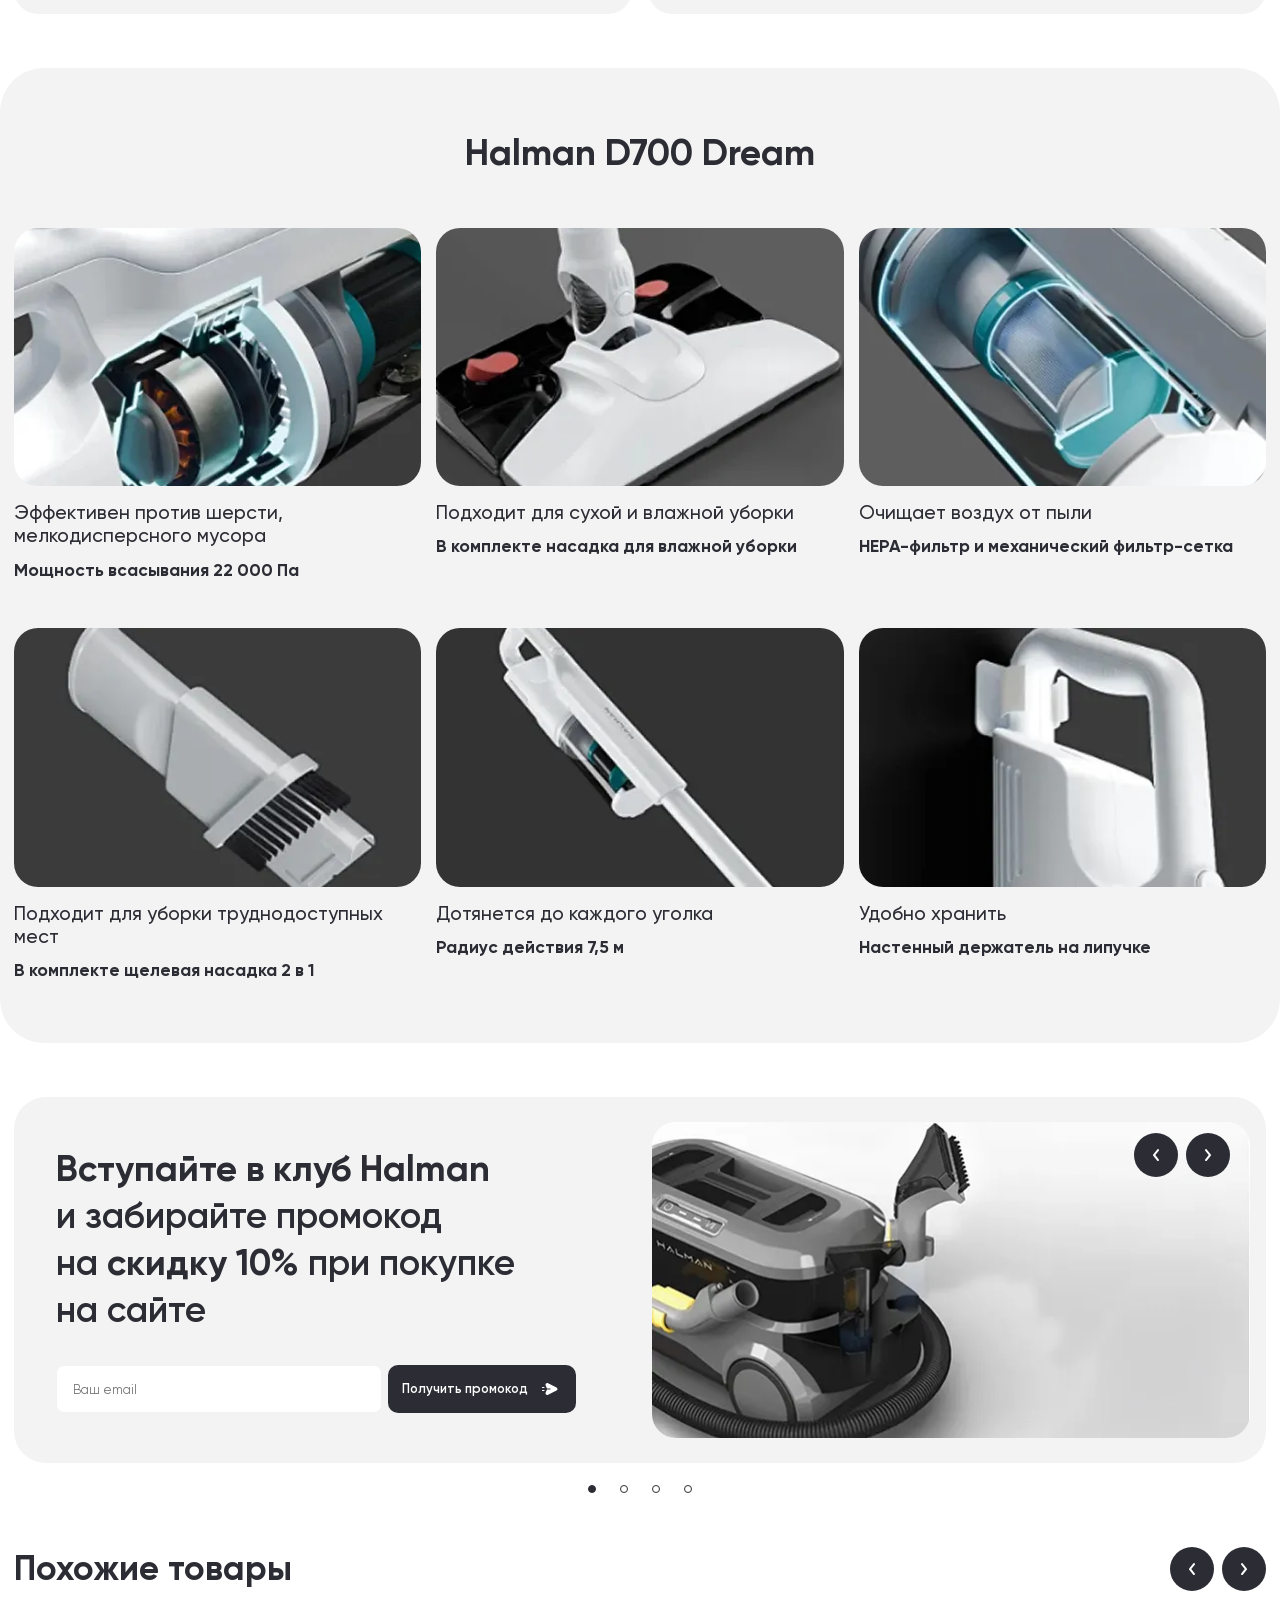
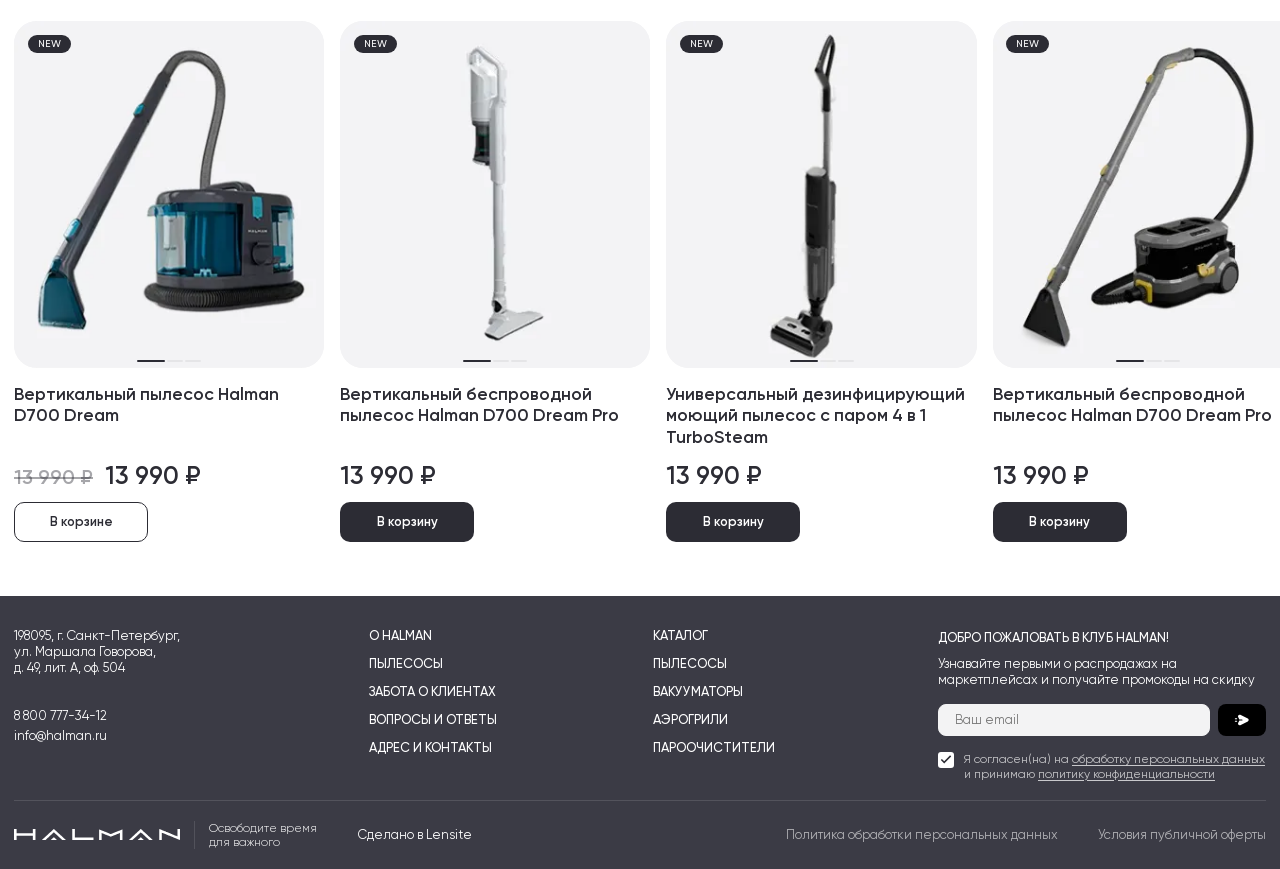
<file: single-products.html>
<!doctype html>
<html lang="ru">
	<head>
		<meta charset="UTF-8">
		<meta name="robots" content="noindex, nofollow">
		<meta name="viewport" content="width=device-width, initial-scale=1, maximum-scale=1, user-scalable=yes">
		<link rel="preload" href="./assets/fonts/Gilroy-SemiBold.woff2" as="font" type="font/woff2" crossorigin="anonymous">
		<link rel="preload" href="./assets/fonts/Gilroy-Regular.woff2" as="font" type="font/woff2" crossorigin="anonymous">
		<link rel="preload" href="./assets/fonts/Gilroy-Medium.woff2" as="font" type="font/woff2" crossorigin="anonymous">
		<link rel="preload" href="./assets/fonts/Gilroy-Light.woff2" as="font" type="font/woff2" crossorigin="anonymous">
		<link rel="preload" href="./assets/fonts/Gilroy-Bold.woff2" as="font" type="font/woff2" crossorigin="anonymous">
		<link rel="shortcut icon" href="./assets/img/favicon.ico">
		<title>Карточка товара</title>
		<script type="module" crossorigin="" src="./js/single-products.min.js?v=1779362476055"></script>
		<link rel="modulepreload" crossorigin="" href="./js/app.min.js">
		<link rel="modulepreload" crossorigin="" href="./js/offer-club.min.js">
		<link rel="modulepreload" crossorigin="" href="./js/copy.min.js">
		<link rel="stylesheet" crossorigin="" href="./css/style.min.css?v=1779362476055">
	</head>
	<body>
		<div class="wrapper">
			<header data-fls-header="" class="header">
				<div class="header__top">
					<div class="header__container-top">
						<div class="logo" data-fls-logo="">
							<a href="index.html" class="logo__link" aria-label="Halman — на главную">
								<span class="logo__mark">
									<img src="./assets/img/logo.svg" width="166" height="11" alt="" loading="lazy">
								</span>
							</a>
							<span class="logo__descriptor">Освободите время для важного</span>
						</div>
						<div class="header__navigation">
							<div class="header__menu menu">
								<button type="button" data-fls-menu="" class="menu__icon icon-menu" aria-label="Открыть меню">
									<span></span>
								</button>
								<nav class="menu__body">
									<ul class="menu__list">
										<li class="menu__item">
											<a href="about.html" class="menu__link">О Halman</a>
										</li>
										<li class="menu__item">
											<a href="#" class="menu__link">Новинки</a>
										</li>
										<li class="menu__item">
											<a href="#" class="menu__link">Хиты продаж</a>
										</li>
										<li class="menu__item menu__item_has-children" data-fls-menuhaschildren="">
											<a href="#" class="menu__link">Покупателям</a>
											<button type="button" class="menu__arrow" aria-expanded="false" aria-controls="submenu-customers" tabindex="-1"></button>
											<ul class="menu__sub-list" id="submenu-customers" hidden>
												<li>
													<a href="customer-care.html">Забота о клиентах</a>
												</li>
												<li>
													<a href="#">Вопросы и ответы</a>
												</li>
												<li>
													<a href="#">Клуб Halman</a>
												</li>
												<li>
													<a href="#">Серийный номер</a>
												</li>
											</ul>
										</li>
										<li class="menu__item">
											<a href="contacts.html" class="menu__link">Контакты</a>
										</li>
									</ul>
								</nav>
							</div>
						</div>
						<div class="header__contacts" data-fls-dynamic=".menu__body, 574.98, last">
							<a href="tel:88007773412" class="header__phone link-hover">8 (800) 777-34-12</a>
							<div class="header__worktime">с 10:00 до 22:00</div>
						</div>
						<a href="#" class="header__cart" data-fls-popup-link="cart" aria-label="Корзина">
							<span class="header__cart-icon">
								<svg class="icon" aria-hidden="true">
									<use href="./assets/img/spritemap.svg#sprite-cart"></use>
								</svg>
							</span>
							<span class="header__cart-count">2</span>
						</a>
					</div>
				</div>
				<div data-fls-header-scroll="" class="header__bottom">
					<div class="header__container-bottom">
						<div class="header__catalog" data-fls-dynamic=".menu__body, 991.98, 0">
							<div class="header-catalog" data-fls-headercatalog="">
								<button type="button" class="header-catalog__toggle">
									<span class="header-catalog__burger"></span>
									<span>Каталог товаров</span>
								</button>
								<button type="button" class="header-catalog__overlay" aria-label="Закрыть каталог"></button>
								<div class="header-catalog__wrapper" style="display: none;">
									<div class="header-catalog__container">
										<div class="header-catalog__mobile-head">
											<button type="button" class="header-catalog__back" aria-label="Назад"></button>
											<button type="button" class="header-catalog__mobile-title">Каталог товаров</button>
										</div>
										<div class="header-catalog__layout">
											<div class="header-catalog__categories">
												<button type="button" class="header-catalog__category _item-active" data-catalog-category="vacuum">
													<span class="header-catalog__category-image">
														<picture>
															<img data-fls-lazy="" alt="" loading="lazy" data-src="./assets/img/products/category1.webp">
														</picture>
													</span>
													<span class="header-catalog__category-title">Пылесосы</span>
													<span class="header-catalog__category-count">8</span>
												</button>
												<button type="button" class="header-catalog__category" data-catalog-category="vacuum-sealers">
													<span class="header-catalog__category-image">
														<picture>
															<img data-fls-lazy="" alt="" loading="lazy" data-src="./assets/img/products/category2.webp">
														</picture>
													</span>
													<span class="header-catalog__category-title">Вакууматоры</span>
													<span class="header-catalog__category-count">4</span>
												</button>
												<button type="button" class="header-catalog__category" data-catalog-category="airgrills">
													<span class="header-catalog__category-image">
														<picture>
															<img data-fls-lazy="" alt="" loading="lazy" data-src="./assets/img/products/category3.webp">
														</picture>
													</span>
													<span class="header-catalog__category-title">Аэрогрили</span>
													<span class="header-catalog__category-count">2</span>
												</button>
												<button type="button" class="header-catalog__category" data-catalog-category="steam">
													<span class="header-catalog__category-image">
														<picture>
															<img data-fls-lazy="" alt="" loading="lazy" data-src="./assets/img/products/category4.webp">
														</picture>
													</span>
													<span class="header-catalog__category-title">Пароочистители</span>
													<span class="header-catalog__category-count">4</span>
												</button>
											</div>
											<div class="header-catalog__models">
												<div class="header-catalog__model-group _item-active" data-catalog-panel="vacuum">
													<div class="header-catalog__model-head">
														<span>Моющие пылесосы</span>
														<span>6</span>
													</div>
													<a href="#" class="header-catalog__model" data-badge="new" data-image="assets/img/products/product1-image1.jpg" data-title="Вертикальный беспроводной пылесос Halman D700 Dream" data-text="Новинка от Halman повторяет исключительные характеристики известной модели." data-old-price="13 990 ₽" data-price="13 990 ₽">D700</a>
													<a href="#" class="header-catalog__model" data-image="assets/img/products/product2-image1.jpg" data-title="Вертикальный беспроводной пылесос Halman WVC100" data-text="Легкий корпус и удобная насадка для ежедневной уборки." data-price="13 990 ₽">WVC100</a>
													<a href="#" class="header-catalog__model" data-badge="new" data-image="assets/img/products/product3-image1.jpg" data-title="Вертикальный пылесос Halman D700 Dream Pro" data-text="Мощная модель для сухой и влажной уборки дома." data-old-price="13 990 ₽" data-price="13 990 ₽">D700DreamPro</a>
													<a href="#" class="header-catalog__model _item-active" data-badge="sale" data-image="assets/img/products/product4-image1.jpg" data-title="Вертикальный беспроводной пылесос Halman CSVC300" data-text="Новинка от Arnica повторяет исключительные характеристики известной модели Tesla Premium." data-old-price="13 990 ₽" data-price="13 990 ₽">TurboSteam</a>
													<a href="#" class="header-catalog__model" data-badge="hot" data-image="assets/img/products/product2-image1.jpg" data-title="CSVC300" data-text="Компактная модель для быстрой уборки без лишних проводов." data-price="13 990 ₽">CSVC300</a>
													<a href="#" class="header-catalog__model" data-badge="sale" data-image="assets/img/products/product1-image1.jpg" data-title="Моющий пылесос Halman WDVC2200 Aqua Power" data-text="Мощный моющий пылесос для сложных задач." data-old-price="13 990 ₽" data-price="13 990 ₽">WDVC2200 Aqua Power</a>
													<div class="header-catalog__model-head">
														<span>Вертикальные пылесосы</span>
														<span>2</span>
													</div>
													<a href="#" class="header-catalog__model" data-image="assets/img/products/product3-image1.jpg" data-title="Вертикальный пылесос Halman D700" data-text="Универсальная модель для ежедневной уборки." data-old-price="13 990 ₽" data-price="13 990 ₽">D700</a>
													<a href="#" class="header-catalog__model" data-image="assets/img/products/product4-image1.jpg" data-title="Вертикальный пылесос Halman WVC100" data-text="Практичный пылесос для быстрой уборки." data-old-price="13 990 ₽" data-price="13 990 ₽">WVC100</a>
													<a href="#" class="header-catalog__all btn btn_border-gray" data-fls-button="">
														<span>Все пылесосы Halman</span>
														<svg class="icon" aria-hidden="true">
															<use href="./assets/img/spritemap.svg#sprite-link-arrow"></use>
														</svg>
													</a>
												</div>
												<div class="header-catalog__model-group" data-catalog-panel="vacuum-sealers">
													<div class="header-catalog__model-head">
														<span>Вакууматоры</span>
														<span>4</span>
													</div>
													<a href="#" class="header-catalog__model" data-image="assets/img/products/category2.jpg" data-title="Вакууматор Halman HVS-1" data-text="Компактное решение для хранения продуктов." data-old-price="6 990 ₽" data-price="5 990 ₽">HVS-1</a>
													<a href="#" class="header-catalog__model" data-image="assets/img/products/category4.jpg" data-title="Вакууматор Halman Pro" data-text="Для регулярной домашней заготовки." data-old-price="8 990 ₽" data-price="7 990 ₽">Halman Pro</a>
												</div>
												<div class="header-catalog__model-group" data-catalog-panel="airgrills">
													<div class="header-catalog__model-head">
														<span>Аэрогрили</span>
														<span>2</span>
													</div>
													<a href="#" class="header-catalog__model" data-image="assets/img/products/category3.jpg" data-title="Аэрогриль Halman HAF-100" data-text="Готовьте любимые блюда с хрустящей корочкой." data-old-price="9 990 ₽" data-price="8 990 ₽">HAF-100</a>
													<a href="#" class="header-catalog__model" data-image="assets/img/products/product2-image1.jpg" data-title="Аэрогриль Halman HAF-200" data-text="Больше программ для повседневной кухни." data-old-price="11 990 ₽" data-price="10 990 ₽">HAF-200</a>
												</div>
												<div class="header-catalog__model-group" data-catalog-panel="steam">
													<div class="header-catalog__model-head">
														<span>Пароочистители</span>
														<span>4</span>
													</div>
													<a href="#" class="header-catalog__model" data-image="assets/img/products/product4-image1.jpg" data-title="Пароочиститель Halman Steam Pro" data-text="Глубокая очистка паром без лишней химии." data-old-price="13 990 ₽" data-price="12 990 ₽">Steam Pro</a>
													<a href="#" class="header-catalog__model" data-image="assets/img/products/product1-image1.jpg" data-title="Пароочиститель Halman Compact" data-text="Компактная модель для дома." data-old-price="10 990 ₽" data-price="9 990 ₽">Compact</a>
												</div>
											</div>
											<div class="header-catalog__preview">
												<div class="header-catalog__preview-badge badge badge_sale">Sale</div>
												<picture>
													<img data-fls-lazy="" alt="" loading="lazy" class="header-catalog__preview-image" data-src="./assets/img/products/product4-image1.webp">
												</picture>
											</div>
											<article class="product-card" data-fls-productcard="">
												<a href="single-products.html" class="product-card__image swiper" data-fls-slider="product-card" aria-label="Открыть товар: Вертикальный беспроводной пылесос Halman CSVC300">
													<span class="product-card__badges">
														<span class="product-card__badge badge badge_sale">sale</span>
													</span>
													<span class="product-card__pictures swiper-wrapper">
														<span class="product-card__slide swiper-slide">
															<picture>
																<img data-fls-lazy="" alt="" aria-hidden="true" loading="lazy" data-src="./assets/img/products/product4-image1.webp">
															</picture>
														</span>
													</span>
													<span class="product-card__gallery-nav" aria-hidden="true"></span>
													<span class="product-card__pagination swiper-pagination"></span>
												</a>
												<div class="product-card__body">
													<a href="single-products.html" class="product-card__title">Вертикальный беспроводной пылесос Halman CSVC300</a>
													<div class="product-card__text">
														Новинка от Arnica повторяет исключительные характеристики известной модели Tesla Premium.
													</div>
													<div class="product-card__prices">
														<span class="product-card__old-price">13 990 ₽</span>
														<span class="product-card__price">13 990 ₽</span>
													</div>
													<button type="button" class="product-card__button btn btn_bg-main" data-fls-button="" aria-label="Добавить в корзину: Вертикальный беспроводной пылесос Halman CSVC300">В корзину</button>
												</div>
											</article>
										</div>
									</div>
								</div>
							</div>
						</div>
						<div class="header__search" data-fls-dynamic=".header__container-top, 991.98,last">
							<div class="search" data-fls-search="">
								<form action="/search/" method="GET" class="search__form search-form" data-fls-dynamic=".search__container, 991.98, 1">
									<div class="search-form__wrapper">
										<div class="search-form__input">
											<span class="search__icon">
												<svg class="icon icon_search" aria-hidden="true">
													<use href="./assets/img/spritemap.svg#sprite-search"></use>
												</svg>
											</span>
											<span id="search-label" class="sr-only">Поиск</span>
											<input data-fls-input="" autocomplete="off" type="text" name="q" value="" placeholder="Поиск" data-placeholder="Поиск" aria-labelledby="search-label" class="search__input input">
											<button type="reset" class="search__close search-form__reset animation" data-fls-iconanimation="" aria-label="Закрыть поиск">
												<svg class="icon icon_close animation__object" aria-hidden="true">
													<use href="./assets/img/spritemap.svg#sprite-close"></use>
												</svg>
											</button>
										</div>
									</div>
								</form>
								<button type="button" class="search__mobile-toggle search-form__btn animation" data-fls-iconanimation="" aria-label="Открыть поиск">
									<svg class="icon icon_search animation__object" aria-hidden="true">
										<use href="./assets/img/spritemap.svg#sprite-search"></use>
									</svg>
								</button>
								<button type="button" class="search__overlay" aria-label="Закрыть поиск"></button>
								<div class="search__modal" aria-hidden="true" style="display: none;">
									<div class="search__container">
										<div class="search__caption">Поиск</div>
										<div class="search__results search-results">
											<div class="search-results__tags">
												<a href="/search/?q=Пылесос D700" class="search-results__tag">Пылесос D700</a>
												<a href="/search/?q=Пылесос WVC100" class="search-results__tag">Пылесос WVC100</a>
												<a href="/search/?q=Пылесос TurboSteam" class="search-results__tag">Пылесос TurboSteam</a>
												<a href="/search/?q=Вакууматор Halman-hvs-1" class="search-results__tag">Вакууматор Halman-hvs-1</a>
												<a href="/search/?q=Аэрогриль HAF-100" class="search-results__tag">Аэрогриль HAF-100</a>
											</div>
											<div class="search-results__title">Популярные товары</div>
											<div class="search-results__items">
												<a href="#" class="search-results__item search-item">
													<div class="search-item__image">
														<picture>
															<img data-fls-lazy="" alt="" loading="lazy" data-src="./assets/img/products/product1-image1.webp">
														</picture>
													</div>
													<div class="search-item__body">
														<div class="search-item__title">Вертикальный пылесос Halman D700 Dream</div>
														<div class="search-item__price">13 990 ₽</div>
													</div>
												</a>
												<a href="#" class="search-results__item search-item">
													<div class="search-item__image">
														<picture>
															<img data-fls-lazy="" alt="" loading="lazy" data-src="./assets/img/products/product2-image1.webp">
														</picture>
													</div>
													<div class="search-item__body">
														<div class="search-item__title">Универсальный дезинфицирующий моющий пылесос с паром 4 в 1 TurboSteam</div>
														<div class="search-item__price">13 990 ₽</div>
													</div>
												</a>
												<a href="#" class="search-results__item search-item">
													<div class="search-item__image">
														<picture>
															<img data-fls-lazy="" alt="" loading="lazy" data-src="./assets/img/products/product3-image1.webp">
														</picture>
													</div>
													<div class="search-item__body">
														<div class="search-item__title">Вертикальный пылесос Halman D700 Dream</div>
														<div class="search-item__price">13 990 ₽</div>
													</div>
												</a>
												<a href="#" class="search-results__item search-item">
													<div class="search-item__image">
														<picture>
															<img data-fls-lazy="" alt="" loading="lazy" data-src="./assets/img/products/product4-image1.webp">
														</picture>
													</div>
													<div class="search-item__body">
														<div class="search-item__title">Универсальный дезинфицирующий моющий пылесос с паром 4 в 1 TurboSteam</div>
														<div class="search-item__price">13 990 ₽</div>
													</div>
												</a>
											</div>
										</div>
									</div>
								</div>
							</div>
						</div>
						<a href="#" class="header__cart header__cart_bottom" data-fls-popup-link="cart" aria-label="Корзина">
							<span class="header__cart-icon">
								<svg class="icon" aria-hidden="true">
									<use href="./assets/img/spritemap.svg#sprite-cart"></use>
								</svg>
							</span>
							<span class="header__cart-count">2</span>
						</a>
					</div>
				</div>
			</header>
			<main class="page">
				<div class="breadcrumbs" data-fls-breadcrumbs="">
					<div class="breadcrumbs__container">
						<nav class="breadcrumbs__nav" aria-label="Breadcrumbs" itemscope itemtype="https://schema.org/BreadcrumbList">
							<ul class="breadcrumbs__list">
								<li class="breadcrumbs__item" itemprop="itemListElement" itemscope itemtype="https://schema.org/ListItem">
									<a class="breadcrumbs__link link-hover" href="index.html" itemprop="item">
										<span itemprop="name">Главная</span>
									</a>
									<meta itemprop="position" content="1">
								</li>
								<span class="breadcrumbs__sep" aria-hidden="true">/</span>
								<li class="breadcrumbs__item" itemprop="itemListElement" itemscope itemtype="https://schema.org/ListItem">
									<a class="breadcrumbs__link link-hover" href="archive-products.html" itemprop="item">
										<span itemprop="name">Каталог</span>
									</a>
									<meta itemprop="position" content="2">
								</li>
								<span class="breadcrumbs__sep" aria-hidden="true">/</span>
								<li class="breadcrumbs__item" itemprop="itemListElement" itemscope itemtype="https://schema.org/ListItem">
									<span class="breadcrumbs__current" itemprop="name" aria-current="page">Halman D700 Dream</span>
									<meta itemprop="position" content="3">
								</li>
							</ul>
						</nav>
					</div>
				</div>
				<section class="single-product" data-fls-single-products="">
					<div class="single-product__sticky-purchase" aria-hidden="true">
						<div class="single-product__container">
							<div class="single-product__sticky-inner">
								<div class="single-product__sticky-about">
									<div class="single-product__sticky-image">
										<picture>
											<img data-fls-lazy="" alt="" loading="lazy" data-src="./assets/img/products/product2-image1.webp">
										</picture>
									</div>
									<div class="single-product__sticky-title">Halman D700 Dream легкий вертикальный пылесос для повседневных задач</div>
								</div>
								<div class="single-product__sticky-side">
									<div class="single-product__sticky-price">13 990 ₽</div>
									<button type="button" class="single-product__sticky-button btn btn_bg-main">Купить</button>
								</div>
							</div>
						</div>
					</div>
					<div class="single-product__container">
						<div class="single-product__body">
							<div class="single-product__gallery-block" data-fls-slider-wrapper="">
								<div class="single-product__thumbs-column">
									<div class="single-product__thumbs-nav single-product__thumbs-nav_prev" aria-hidden="true">
										<button type="button" class="single-product__thumbs-arrow single-product__thumbs-arrow_prev swiper-button-prev" aria-label="Предыдущие миниатюры">
											<svg class="icon" aria-hidden="true">
												<use href="./assets/img/spritemap.svg#sprite-chevron"></use>
											</svg>
										</button>
									</div>
									<div data-fls-slider="single-product-thumbs" class="single-product__thumbs swiper" aria-label="Миниатюры галереи товара">
										<div class="single-product__thumbs-wrapper swiper-wrapper">
											<div class="single-product__thumb swiper-slide">
												<button type="button" class="single-product__thumb-button" aria-label="Перейти к первой фотографии товара">
													<picture>
														<img data-fls-lazy="" alt="" loading="lazy" data-src="./assets/img/products/product2-image1.webp">
													</picture>
												</button>
											</div>
											<div class="single-product__thumb swiper-slide">
												<button type="button" class="single-product__thumb-button single-product__thumb-button_video" data-gallery-open-index="1" aria-label="Открыть локальное видео о товаре">
													<picture>
														<img data-fls-lazy="" alt="" loading="lazy" data-src="./assets/img/products/product2-image2.webp">
													</picture>
													<span class="single-product__thumb-play" aria-hidden="true">
														<svg class="icon" aria-hidden="true">
															<use href="./assets/img/spritemap.svg#sprite-play"></use>
														</svg>
													</span>
												</button>
											</div>
											<div class="single-product__thumb swiper-slide">
												<button type="button" class="single-product__thumb-button single-product__thumb-button_video" data-gallery-open-index="2" aria-label="Открыть видео Kinescope о товаре">
													<picture>
														<img data-fls-lazy="" alt="" loading="lazy" data-src="./assets/img/products/product2-image3.webp">
													</picture>
													<span class="single-product__thumb-play" aria-hidden="true">
														<svg class="icon" aria-hidden="true">
															<use href="./assets/img/spritemap.svg#sprite-play"></use>
														</svg>
													</span>
												</button>
											</div>
											<div class="single-product__thumb swiper-slide">
												<button type="button" class="single-product__thumb-button single-product__thumb-button_video" data-gallery-open-index="3" aria-label="Открыть YouTube видео о товаре">
													<picture>
														<img data-fls-lazy="" alt="" loading="lazy" data-src="./assets/img/products/product2-image4.webp">
													</picture>
													<span class="single-product__thumb-play" aria-hidden="true">
														<svg class="icon" aria-hidden="true">
															<use href="./assets/img/spritemap.svg#sprite-play"></use>
														</svg>
													</span>
												</button>
											</div>
											<div class="single-product__thumb swiper-slide">
												<button type="button" class="single-product__thumb-button" aria-label="Перейти ко второй фотографии товара">
													<picture>
														<img data-fls-lazy="" alt="" loading="lazy" data-src="./assets/img/products/product2-image5.webp">
													</picture>
												</button>
											</div>
											<div class="single-product__thumb swiper-slide">
												<button type="button" class="single-product__thumb-button" aria-label="Перейти к третьей фотографии товара">
													<picture>
														<img data-fls-lazy="" alt="" loading="lazy" data-src="./assets/img/products/product2-image6.webp">
													</picture>
												</button>
											</div>
											<div class="single-product__thumb swiper-slide">
												<button type="button" class="single-product__thumb-button" aria-label="Перейти к четвертой фотографии товара">
													<picture>
														<img data-fls-lazy="" alt="" loading="lazy" data-src="./assets/img/products/product2-image7.webp">
													</picture>
												</button>
											</div>
										</div>
									</div>
									<div class="single-product__thumbs-nav single-product__thumbs-nav_next" aria-hidden="true">
										<button type="button" class="single-product__thumbs-arrow single-product__thumbs-arrow_next swiper-button-next" aria-label="Следующие миниатюры">
											<svg class="icon" aria-hidden="true">
												<use href="./assets/img/spritemap.svg#sprite-chevron"></use>
											</svg>
										</button>
									</div>
								</div>
								<div class="single-product__gallery-holder">
									<div class="single-product__badge badge badge_sale">sale</div>
									<div data-fls-slider="single-product" data-fls-gallery="" class="single-product__gallery swiper" aria-label="Галерея товара">
										<div class="single-product__gallery-wrapper swiper-wrapper">
											<article class="single-product__gallery-slide single-product__gallery-slide_main swiper-slide">
												<a class="single-product__media-card single-product__media-trigger" data-fls-gallery-item="" aria-label="Открыть фотографию товара">
													<picture>
														<img data-fls-lazy="" alt="Halman D700 Dream" loading="lazy" data-src="./assets/img/products/product2-image1.webp">
													</picture>
												</a>
											</article>
											<article class="single-product__gallery-slide single-product__gallery-slide_video swiper-slide">
												<a class="single-product__media-card single-product__media-trigger" data-fls-gallery-item="" data-single-product-video="" data-video-src="assets/video/capybara.mp4" data-video-type="video/mp4" aria-label="Открыть локальное видео о товаре">
													<picture>
														<img data-fls-lazy="" alt="Halman D700 Dream крупный план" loading="lazy" data-src="./assets/img/products/product2-image2.webp">
													</picture>
													<span class="single-product__play" aria-hidden="true">
														<svg class="icon" aria-hidden="true">
															<use href="./assets/img/spritemap.svg#sprite-play"></use>
														</svg>
													</span>
												</a>
											</article>
											<article class="single-product__gallery-slide single-product__gallery-slide_video swiper-slide">
												<a class="single-product__media-card single-product__media-trigger" data-fls-gallery-item="" data-single-product-video="" data-video-embed="https://kinescope.io/embed/2UA4ttmrYBvdV3D8aGTBW8?autoplay=1" data-iframe="true" data-iframe-title="Видео Kinescope о товаре Halman D700 Dream" aria-label="Открыть видео Kinescope о товаре">
													<picture>
														<img data-fls-lazy="" alt="Halman D700 Dream" loading="lazy" data-src="./assets/img/products/product2-image3.webp">
													</picture>
													<span class="single-product__play" aria-hidden="true">
														<svg class="icon" aria-hidden="true">
															<use href="./assets/img/spritemap.svg#sprite-play"></use>
														</svg>
													</span>
												</a>
											</article>
											<article class="single-product__gallery-slide single-product__gallery-slide_video swiper-slide">
												<a href="https://www.youtube.com/watch?v=M7lc1UVf-VE" class="single-product__media-card single-product__media-trigger" data-fls-gallery-item="" aria-label="Открыть YouTube видео о товаре">
													<picture>
														<img data-fls-lazy="" alt="Halman D700 Dream" loading="lazy" data-src="./assets/img/products/product2-image4.webp">
													</picture>
													<span class="single-product__play" aria-hidden="true">
														<svg class="icon" aria-hidden="true">
															<use href="./assets/img/spritemap.svg#sprite-play"></use>
														</svg>
													</span>
												</a>
											</article>
											<article class="single-product__gallery-slide single-product__gallery-slide_main swiper-slide">
												<a class="single-product__media-card single-product__media-trigger" data-fls-gallery-item="" aria-label="Открыть фотографию товара">
													<picture>
														<img data-fls-lazy="" alt="Halman D700 Dream" loading="lazy" data-src="./assets/img/products/product2-image5.webp">
													</picture>
												</a>
											</article>
											<article class="single-product__gallery-slide single-product__gallery-slide_main swiper-slide">
												<a class="single-product__media-card single-product__media-trigger" data-fls-gallery-item="" aria-label="Открыть фотографию товара">
													<picture>
														<img data-fls-lazy="" alt="Halman D700 Dream" loading="lazy" data-src="./assets/img/products/product2-image6.webp">
													</picture>
												</a>
											</article>
											<article class="single-product__gallery-slide single-product__gallery-slide_main swiper-slide">
												<a class="single-product__media-card single-product__media-trigger" data-fls-gallery-item="" aria-label="Открыть фотографию товара">
													<picture>
														<img data-fls-lazy="" alt="Halman D700 Dream" loading="lazy" data-src="./assets/img/products/product2-image7.webp">
													</picture>
												</a>
											</article>
										</div>
										<div class="single-product__gallery-nav slider-navigation__arrows" aria-label="Навигация по галерее">
											<button type="button" class="single-product__gallery-arrow slider-navigation__arrow slider-navigation__arrow_prev swiper-button-prev animation" data-fls-iconanimation="" aria-label="Предыдущее изображение">
												<svg class="icon animation__object" aria-hidden="true">
													<use href="./assets/img/spritemap.svg#sprite-arrow"></use>
												</svg>
											</button>
											<button type="button" class="single-product__gallery-arrow slider-navigation__arrow slider-navigation__arrow_next swiper-button-next animation" data-fls-iconanimation="" aria-label="Следующее изображение">
												<svg class="icon animation__object" aria-hidden="true">
													<use href="./assets/img/spritemap.svg#sprite-arrow"></use>
												</svg>
											</button>
										</div>
									</div>
								</div>
							</div>
							<div class="single-product__hero">
								<div class="single-product__lead">
									<h1 class="single-product__title">Halman D700 Dream легкий вертикальный пылесос для повседневных задач</h1>
									<div class="single-product__text">
										Вычеркните уборку из вашего списка хлопот - с D700 Dream она займет считанные минуты!
									</div>
								</div>
								<div class="single-product__purchase">
									<div class="single-product__purchase-main">
										<div class="single-product__availability">В наличии</div>
										<div class="single-product__prices">
											<span class="single-product__old-price">5 590 ₽</span>
											<span class="single-product__price">3 290 ₽</span>
										</div>
										<div class="copy-item" data-fls-copy="" data-fls-dynamic=".single-product__lead, 991.98, 0">
											<button type="button" class="copy-item__button animation" title="Скопировать артикул" data-fls-iconanimation="" data-copy="ET14330">
												Артикул:
												<strong>ET14330</strong>
												<svg class="icon animation__object">
													<use href="./assets/img/spritemap.svg#sprite-copy"></use>
												</svg>
											</button>
										</div>
									</div>
									<button type="button" class="single-product__button btn btn_big btn_bg-main" data-fls-button="">В корзину</button>
								</div>
							</div>
							<div class="single-product__content">
								<div class="single-product__content-main">
									<div class="single-product__description">
										<h2 class="single-product__subtitle">Описание</h2>
										<div data-fls-showmore="items" data-fls-showmore-media="767.98,max" class="single-product__showmore">
											<div data-fls-showmore-content="1" class="single-product__copy _content">
												<p>
													Вертикальный пылесос Halman D700 Dream — это сочетание мощности, легкости и комфорта для ежедневной уборки. Благодаря продуманной конструкции и малому весу, он делает процесс уборки быстрым и практически незаметным — словно во сне.
												</p>
												<p>
													Мощность устройства до 750 Вт обеспечивает эффективное удаление пыли и загрязнений с любых поверхностей — от твердых полов до ковровых покрытий. Современная система фильтрации Cyclone MAX в сочетании с HEPA-фильтром задерживает мельчайшие частицы пыли, обеспечивая чистый и безопасный воздух в помещении.
												</p>
												<p>
													Универсальная щетка и насадки позволяют легко справляться с уборкой мебели, текстиля и труднодоступных мест. Маневренная конструкция и компактные размеры делают пылесос удобным в хранении и использовании даже в небольших пространствах.
												</p>
												<p>
													<strong>
														Halman D700 Dream — это надежное решение для тех, кто ценит чистоту без лишних усилий.
													</strong>
												</p>
											</div>
											<button hidden data-fls-showmore-button="" type="button" class="single-product__showmore-button">
												<span>Показать полностью</span>
												<span>Скрыть</span>
											</button>
										</div>
									</div>
									<div class="single-product__videos" data-fls-gallery="" aria-label="Галерея видео о товаре">
										<a href="https://www.youtube.com/watch?v=M7lc1UVf-VE" class="single-product__video-card" data-fls-gallery-item="" aria-label="Смотреть видео о товаре">
											<picture>
												<img data-fls-lazy="" alt="" loading="lazy" data-src="./assets/img/products/product2-image2.webp">
											</picture>
											<span class="single-product__play" aria-hidden="true">
												<svg class="icon" aria-hidden="true">
													<use href="./assets/img/spritemap.svg#sprite-play"></use>
												</svg>
											</span>
										</a>
										<a href="https://www.youtube.com/watch?v=dQw4w9WgXcQ" class="single-product__video-card" data-fls-gallery-item="" aria-label="Смотреть обзор товара">
											<picture>
												<img data-fls-lazy="" alt="" loading="lazy" data-src="./assets/img/products/product1-image1.webp">
											</picture>
											<span class="single-product__play" aria-hidden="true">
												<svg class="icon" aria-hidden="true">
													<use href="./assets/img/spritemap.svg#sprite-play"></use>
												</svg>
											</span>
										</a>
									</div>
								</div>
								<div id="product-specs" class="single-product__specs">
									<h2 class="single-product__subtitle">Характеристики товара</h2>
									<div class="single-product__spec-list">
										<div class="single-product__spec-row">
											<span class="single-product__spec-label">Объем батареи аккумулятора:</span>
											<span class="single-product__spec-value">проводной</span>
										</div>
										<div class="single-product__spec-row">
											<span class="single-product__spec-label">Напряжение аккумулятора:</span>
											<span class="single-product__spec-value">проводной</span>
										</div>
										<div class="single-product__spec-row">
											<span class="single-product__spec-label">Длина кабеля питания:</span>
											<span class="single-product__spec-value">6 м</span>
										</div>
										<div class="single-product__spec-row">
											<span class="single-product__spec-label">Сила всасывания:</span>
											<span class="single-product__spec-value">22 000 Па</span>
										</div>
										<div class="single-product__spec-row">
											<span class="single-product__spec-label">Время работы, макс:</span>
											<span class="single-product__spec-value">нет</span>
										</div>
										<div class="single-product__spec-row">
											<span class="single-product__spec-label">Время работы в турборежиме:</span>
											<span class="single-product__spec-value">нет</span>
										</div>
										<div class="single-product__spec-row">
											<span class="single-product__spec-label">Объем контейнера:</span>
											<span class="single-product__spec-value">0,55 л</span>
										</div>
										<div class="single-product__spec-row">
											<span class="single-product__spec-label">Количество режимов:</span>
											<span class="single-product__spec-value">1</span>
										</div>
										<div class="single-product__spec-row">
											<span class="single-product__spec-label">Возможность снять аккумуляторную батарею:</span>
											<span class="single-product__spec-value">нет</span>
										</div>
										<div class="single-product__spec-row">
											<span class="single-product__spec-label">Время зарядки:</span>
											<span class="single-product__spec-value">проводной</span>
										</div>
										<div class="single-product__spec-row">
											<span class="single-product__spec-label">Тип трубы:</span>
											<span class="single-product__spec-value">цельная</span>
										</div>
										<div class="single-product__spec-row">
											<span class="single-product__spec-label">Материал трубы:</span>
											<span class="single-product__spec-value">пластиковая</span>
										</div>
										<div class="single-product__spec-row">
											<span class="single-product__spec-label">Высота, ширина, глубина устройства:</span>
											<span class="single-product__spec-value">1000×130×100 мм</span>
										</div>
										<div class="single-product__spec-row">
											<span class="single-product__spec-label">Вес потребительской коробки:</span>
											<span class="single-product__spec-value">2,3 кг</span>
										</div>
										<div class="single-product__spec-row">
											<span class="single-product__spec-label">Размеры потребительской коробки:</span>
											<span class="single-product__spec-value">51,5×18,5×21,5 см</span>
										</div>
									</div>
								</div>
							</div>
							<div class="single-product__service">
								<div class="single-product__service-card single-product__service-card_static">
									<span class="single-product__service-icon">
										<img src="./assets/img/icons/cube.svg" alt="" loading="lazy">
									</span>
									<span class="single-product__service-body">
										<span class="single-product__service-title">
											Доставка по
											<strong>По всей России</strong>
										</span>
										<span class="single-product__service-text">
											Доставим 30.05 от
											<span class="_nowrap">500 ₽</span>
										</span>
									</span>
									<span class="single-product__service-action" tabindex="0" role="button" aria-label="Условия доставки" data-fls-tippy-content="Доставка розничных заказов осуществляется курьерскими службами СДЭК и Боксберри до указанного Вами адреса или до выбранного Вами терминала курьерской службы в Вашем городе.">
										<svg class="icon" aria-hidden="true">
											<use href="./assets/img/spritemap.svg#sprite-info"></use>
										</svg>
									</span>
								</div>
								<a href="#" class="single-product__service-card">
									<span class="single-product__service-icon">
										<img src="./assets/img/icons/phone.svg" alt="" loading="lazy">
									</span>
									<span class="single-product__service-body">
										<span class="single-product__service-title">Остались вопросы?</span>
										<span class="single-product__service-text">Закажите обратный звонок</span>
									</span>
									<span class="single-product__service-action">
										<svg class="icon" aria-hidden="true">
											<use href="./assets/img/spritemap.svg#sprite-chevron"></use>
										</svg>
									</span>
								</a>
							</div>
						</div>
					</div>
				</section>
				<section class="single-product-benefits" data-fls-single-product-benefits="" aria-labelledby="single-product-benefits-title">
					<div class="single-product-benefits__container">
						<div class="single-product-benefits__body">
							<h2 id="single-product-benefits-title" class="single-product-benefits__title">Halman D700 Dream</h2>
							<div class="single-product-benefits__items">
								<article class="single-product-benefits__item">
									<div class="single-product-benefits__image">
										<picture>
											<img data-fls-lazy="" alt="Эффективен против шерсти и мелкодисперсного мусора" loading="lazy" data-src="./assets/img/products/product2-image2.webp">
										</picture>
									</div>
									<div class="single-product-benefits__content">
										<div class="single-product-benefits__text">Эффективен против шерсти, мелкодисперсного мусора</div>
										<div class="single-product-benefits__accent">Мощность всасывания 22 000 Па</div>
									</div>
								</article>
								<article class="single-product-benefits__item">
									<div class="single-product-benefits__image">
										<picture>
											<img data-fls-lazy="" alt="Подходит для сухой и влажной уборки" loading="lazy" data-src="./assets/img/products/product2-image3.webp">
										</picture>
									</div>
									<div class="single-product-benefits__content">
										<div class="single-product-benefits__text">Подходит для сухой и влажной уборки</div>
										<div class="single-product-benefits__accent">В комплекте насадка для влажной уборки</div>
									</div>
								</article>
								<article class="single-product-benefits__item">
									<div class="single-product-benefits__image">
										<picture>
											<img data-fls-lazy="" alt="Очищает воздух от пыли" loading="lazy" data-src="./assets/img/products/product2-image4.webp">
										</picture>
									</div>
									<div class="single-product-benefits__content">
										<div class="single-product-benefits__text">Очищает воздух от пыли</div>
										<div class="single-product-benefits__accent">HEPA-фильтр и механический фильтр-сетка</div>
									</div>
								</article>
								<article class="single-product-benefits__item">
									<div class="single-product-benefits__image">
										<picture>
											<img data-fls-lazy="" alt="Подходит для уборки труднодоступных мест" loading="lazy" data-src="./assets/img/products/product2-image5.webp">
										</picture>
									</div>
									<div class="single-product-benefits__content">
										<div class="single-product-benefits__text">Подходит для уборки труднодоступных мест</div>
										<div class="single-product-benefits__accent">В комплекте щелевая насадка 2 в 1</div>
									</div>
								</article>
								<article class="single-product-benefits__item">
									<div class="single-product-benefits__image">
										<picture>
											<img data-fls-lazy="" alt="Дотянется до каждого уголка" loading="lazy" data-src="./assets/img/products/product2-image6.webp">
										</picture>
									</div>
									<div class="single-product-benefits__content">
										<div class="single-product-benefits__text">Дотянется до каждого уголка</div>
										<div class="single-product-benefits__accent">Радиус действия 7,5 м</div>
									</div>
								</article>
								<article class="single-product-benefits__item">
									<div class="single-product-benefits__image">
										<picture>
											<img data-fls-lazy="" alt="Удобно хранить" loading="lazy" data-src="./assets/img/products/product2-image7.webp">
										</picture>
									</div>
									<div class="single-product-benefits__content">
										<div class="single-product-benefits__text">Удобно хранить</div>
										<div class="single-product-benefits__accent">Настенный держатель на липучке</div>
									</div>
								</article>
							</div>
						</div>
					</div>
				</section>
				<section class="offer-club" data-fls-offer-club="" data-fls-slider-wrapper="" aria-labelledby="offer-club-title">
					<div class="offer-club__container">
						<div class="offer-club__body">
							<div data-fls-slider="offer-club" class="offer-club__slider swiper" aria-label="Слайды клуба Halman">
								<div class="offer-club__wrapper swiper-wrapper">
									<div class="offer-club__slide swiper-slide">
										<div class="offer-club__banner">
											<div class="offer-club__content">
												<h2 id="offer-club-title" class="offer-club__title">
													<strong>Вступайте в клуб Halman</strong>
													<br>
													и забирайте промокод
													<br>
													на
													<strong>скидку 10%</strong>
													при покупке
													<br>
													на сайте
												</h2>
												<form action="#" method="post" class="offer-club__form">
													<label class="offer-club__field">
														<span class="sr-only">Email</span>
														<input data-fls-input="" autocomplete="off" type="email" name="email" placeholder="Ваш email" class="offer-club__input input">
													</label>
													<button type="submit" class="offer-club__submit btn btn_bg-main" data-fls-button="">
														<span>Получить промокод</span>
														<svg class="icon" aria-hidden="true">
															<use href="./assets/img/spritemap.svg#sprite-send"></use>
														</svg>
													</button>
												</form>
											</div>
											<div class="offer-club__media">
												<div class="offer-club__image">
													<picture>
														<source media="(max-width: 600px)" data-srcset="./assets/img/offer/offer1-600.webp" type="image/webp">
														<img data-fls-lazy="" alt="Техника Halman" loading="lazy" data-src="./assets/img/offer/offer1.webp">
													</picture>
												</div>
											</div>
										</div>
									</div>
									<div class="offer-club__slide swiper-slide">
										<div class="offer-club__banner">
											<div class="offer-club__content">
												<h2 class="offer-club__title">
													Вступайте в клуб Halman
													<br>
													и забирайте промокод
													<br>
													на скидку 10% при покупке
													<br>
													на сайте
												</h2>
												<div class="offer-club__lead">
													<div class="offer-club__text">
														Смотрите обзор техники Halman, узнавайте о возможностях моделей и выбирайте решение под свои задачи.
													</div>
													<a href="#" class="offer-club__button btn btn_big btn_bg-main" data-fls-button="">
														<span>Смотреть обзор</span>
													</a>
												</div>
											</div>
											<div class="offer-club__media">
												<div data-fls-gallery="" class="offer-club__video-gallery">
													<a href="https://www.youtube.com/watch?v=M7lc1UVf-VE" class="offer-club__image offer-club__image_video" data-fls-gallery-item="" aria-label="Открыть видео о клубе Halman">
														<picture>
															<source media="(max-width: 600px)" data-srcset="./assets/img/offer/offer1-600.webp" type="image/webp">
															<img data-fls-lazy="" alt="Видео о клубе Halman" loading="lazy" data-src="./assets/img/offer/offer1.webp">
														</picture>
														<span class="offer-club__play" aria-hidden="true">
															<svg class="icon" aria-hidden="true">
																<use href="./assets/img/spritemap.svg#sprite-play"></use>
															</svg>
														</span>
													</a>
												</div>
											</div>
										</div>
									</div>
									<div class="offer-club__slide swiper-slide">
										<div class="offer-club__banner">
											<div class="offer-club__content">
												<h2 class="offer-club__title">
													Вступайте в клуб Halman
													<br>
													и забирайте промокод
													<br>
													на скидку 10% при покупке
													<br>
													на сайте
												</h2>
												<form action="#" method="post" class="offer-club__form">
													<label class="offer-club__field">
														<span class="sr-only">Email</span>
														<input data-fls-input="" autocomplete="off" type="email" name="email" placeholder="Ваш email" class="offer-club__input input">
													</label>
													<button type="submit" class="offer-club__submit btn btn_bg-main" data-fls-button="">
														<span>Получить промокод</span>
														<svg class="icon" aria-hidden="true">
															<use href="./assets/img/spritemap.svg#sprite-send"></use>
														</svg>
													</button>
												</form>
											</div>
											<div class="offer-club__media">
												<div class="offer-club__image">
													<picture>
														<source media="(max-width: 600px)" data-srcset="./assets/img/offer/offer1-600.webp" type="image/webp">
														<img data-fls-lazy="" alt="Техника Halman" loading="lazy" data-src="./assets/img/offer/offer1.webp">
													</picture>
												</div>
											</div>
										</div>
									</div>
									<div class="offer-club__slide swiper-slide">
										<div class="offer-club__banner">
											<div class="offer-club__content">
												<h2 class="offer-club__title">
													Вступайте в клуб Halman
													<br>
													и забирайте промокод
													<br>
													на скидку 10% при покупке
													<br>
													на сайте
												</h2>
												<form action="#" method="post" class="offer-club__form">
													<label class="offer-club__field">
														<span class="sr-only">Email</span>
														<input data-fls-input="" autocomplete="off" type="email" name="email" placeholder="Ваш email" class="offer-club__input input">
													</label>
													<button type="submit" class="offer-club__submit btn btn_bg-main" data-fls-button="">
														<span>Получить промокод</span>
														<svg class="icon" aria-hidden="true">
															<use href="./assets/img/spritemap.svg#sprite-send"></use>
														</svg>
													</button>
												</form>
											</div>
											<div class="offer-club__media">
												<div class="offer-club__image">
													<picture>
														<source media="(max-width: 600px)" data-srcset="./assets/img/offer/offer1-600.webp" type="image/webp">
														<img data-fls-lazy="" alt="Техника Halman" loading="lazy" data-src="./assets/img/offer/offer1.webp">
													</picture>
												</div>
											</div>
										</div>
									</div>
								</div>
								<div class="offer-club__navigation slider-navigation__arrows">
									<button type="button" class="offer-club__arrow slider-navigation__arrow slider-navigation__arrow_prev swiper-button-prev animation" data-fls-iconanimation="" aria-label="Предыдущий слайд">
										<svg class="icon animation__object" aria-hidden="true">
											<use href="./assets/img/spritemap.svg#sprite-arrow"></use>
										</svg>
									</button>
									<button type="button" class="offer-club__arrow slider-navigation__arrow slider-navigation__arrow_next swiper-button-next animation" data-fls-iconanimation="" aria-label="Следующий слайд">
										<svg class="icon animation__object" aria-hidden="true">
											<use href="./assets/img/spritemap.svg#sprite-arrow"></use>
										</svg>
									</button>
								</div>
							</div>
							<div class="offer-club__pagination slider-navigation__pagination swiper-pagination"></div>
						</div>
					</div>
				</section>
				<section class="widget-products" data-fls-widget-products="" data-fls-slider-wrapper="" aria-labelledby="widget-products-title">
					<div class="widget-products__container">
						<div class="widget-products__head _heading">
							<h2 id="widget-products-title" class="widget-products__title">Похожие товары</h2>
							<div class="widget-products__navigation slider-navigation">
								<div class="widget-products__controls slider-navigation__arrows">
									<button type="button" class="widget-products__arrow slider-navigation__arrow slider-navigation__arrow_prev swiper-button-prev animation" data-fls-iconanimation="" aria-label="Предыдущий слайд">
										<svg class="icon animation__object" aria-hidden="true">
											<use href="./assets/img/spritemap.svg#sprite-arrow"></use>
										</svg>
									</button>
									<button type="button" class="widget-products__arrow slider-navigation__arrow slider-navigation__arrow_next swiper-button-next animation" data-fls-iconanimation="" aria-label="Следующий слайд">
										<svg class="icon animation__object" aria-hidden="true">
											<use href="./assets/img/spritemap.svg#sprite-arrow"></use>
										</svg>
									</button>
								</div>
							</div>
						</div>
						<div data-fls-slider="products" class="widget-products__slider swiper">
							<div class="widget-products__wrapper swiper-wrapper">
								<article class="product-card widget-products__slide swiper-slide" data-fls-productcard="">
									<a href="single-products.html" class="product-card__image swiper" data-fls-slider="product-card" aria-label="Открыть товар: Вертикальный пылесос Halman D700 Dream">
										<span class="product-card__badges">
											<span class="product-card__badge badge badge_new">new</span>
										</span>
										<span class="product-card__pictures swiper-wrapper">
											<span class="product-card__slide swiper-slide">
												<picture>
													<img data-fls-lazy="" alt="" aria-hidden="true" loading="lazy" data-src="./assets/img/products/product1-image1.webp">
												</picture>
											</span>
											<span class="product-card__slide swiper-slide">
												<picture>
													<img data-fls-lazy="" alt="" aria-hidden="true" loading="lazy" data-src="./assets/img/products/product4-image1.webp">
												</picture>
											</span>
											<span class="product-card__slide swiper-slide">
												<picture>
													<img data-fls-lazy="" alt="" aria-hidden="true" loading="lazy" data-src="./assets/img/products/category1.webp">
												</picture>
											</span>
										</span>
										<span class="product-card__gallery-nav" aria-hidden="true"></span>
										<span class="product-card__pagination swiper-pagination"></span>
									</a>
									<div class="product-card__body">
										<a href="single-products.html" class="product-card__title">Вертикальный пылесос Halman D700 Dream</a>
										<div class="product-card__text"></div>
										<div class="product-card__prices">
											<span class="product-card__old-price">13 990 ₽</span>
											<span class="product-card__price">13 990 ₽</span>
										</div>
										<button type="button" class="product-card__button btn btn_bg-main _active" data-fls-button="" aria-label="Товар уже в корзине: Вертикальный пылесос Halman D700 Dream">В корзине</button>
									</div>
								</article>
								<article class="product-card widget-products__slide swiper-slide" data-fls-productcard="">
									<a href="single-products.html" class="product-card__image swiper" data-fls-slider="product-card" aria-label="Открыть товар: Вертикальный беспроводной пылесос Halman D700 Dream Pro">
										<span class="product-card__badges">
											<span class="product-card__badge badge badge_new">new</span>
										</span>
										<span class="product-card__pictures swiper-wrapper">
											<span class="product-card__slide swiper-slide">
												<picture>
													<img data-fls-lazy="" alt="" aria-hidden="true" loading="lazy" data-src="./assets/img/products/product2-image1.webp">
												</picture>
											</span>
											<span class="product-card__slide swiper-slide">
												<picture>
													<img data-fls-lazy="" alt="" aria-hidden="true" loading="lazy" data-src="./assets/img/products/product3-image1.webp">
												</picture>
											</span>
											<span class="product-card__slide swiper-slide">
												<picture>
													<img data-fls-lazy="" alt="" aria-hidden="true" loading="lazy" data-src="./assets/img/products/category3.webp">
												</picture>
											</span>
										</span>
										<span class="product-card__gallery-nav" aria-hidden="true"></span>
										<span class="product-card__pagination swiper-pagination"></span>
									</a>
									<div class="product-card__body">
										<a href="single-products.html" class="product-card__title">Вертикальный беспроводной пылесос Halman D700 Dream Pro</a>
										<div class="product-card__text"></div>
										<div class="product-card__prices">
											<span class="product-card__old-price"></span>
											<span class="product-card__price">13 990 ₽</span>
										</div>
										<button type="button" class="product-card__button btn btn_bg-main" data-fls-button="" aria-label="Добавить в корзину: Вертикальный беспроводной пылесос Halman D700 Dream Pro">В корзину</button>
									</div>
								</article>
								<article class="product-card widget-products__slide swiper-slide" data-fls-productcard="">
									<a href="single-products.html" class="product-card__image swiper" data-fls-slider="product-card" aria-label="Открыть товар: Универсальный дезинфицирующий моющий пылесос с паром 4 в 1 TurboSteam">
										<span class="product-card__badges">
											<span class="product-card__badge badge badge_new">new</span>
										</span>
										<span class="product-card__pictures swiper-wrapper">
											<span class="product-card__slide swiper-slide">
												<picture>
													<img data-fls-lazy="" alt="" aria-hidden="true" loading="lazy" data-src="./assets/img/products/product4-image1.webp">
												</picture>
											</span>
											<span class="product-card__slide swiper-slide">
												<picture>
													<img data-fls-lazy="" alt="" aria-hidden="true" loading="lazy" data-src="./assets/img/products/product1-image1.webp">
												</picture>
											</span>
											<span class="product-card__slide swiper-slide">
												<picture>
													<img data-fls-lazy="" alt="" aria-hidden="true" loading="lazy" data-src="./assets/img/products/category4.webp">
												</picture>
											</span>
										</span>
										<span class="product-card__gallery-nav" aria-hidden="true"></span>
										<span class="product-card__pagination swiper-pagination"></span>
									</a>
									<div class="product-card__body">
										<a href="single-products.html" class="product-card__title">Универсальный дезинфицирующий моющий пылесос с паром 4 в 1 TurboSteam</a>
										<div class="product-card__text"></div>
										<div class="product-card__prices">
											<span class="product-card__old-price"></span>
											<span class="product-card__price">13 990 ₽</span>
										</div>
										<button type="button" class="product-card__button btn btn_bg-main" data-fls-button="" aria-label="Добавить в корзину: Универсальный дезинфицирующий моющий пылесос с паром 4 в 1 TurboSteam">В корзину</button>
									</div>
								</article>
								<article class="product-card widget-products__slide swiper-slide" data-fls-productcard="">
									<a href="single-products.html" class="product-card__image swiper" data-fls-slider="product-card" aria-label="Открыть товар: Вертикальный беспроводной пылесос Halman D700 Dream Pro">
										<span class="product-card__badges">
											<span class="product-card__badge badge badge_new">new</span>
										</span>
										<span class="product-card__pictures swiper-wrapper">
											<span class="product-card__slide swiper-slide">
												<picture>
													<img data-fls-lazy="" alt="" aria-hidden="true" loading="lazy" data-src="./assets/img/products/product3-image1.webp">
												</picture>
											</span>
											<span class="product-card__slide swiper-slide">
												<picture>
													<img data-fls-lazy="" alt="" aria-hidden="true" loading="lazy" data-src="./assets/img/products/product2-image1.webp">
												</picture>
											</span>
											<span class="product-card__slide swiper-slide">
												<picture>
													<img data-fls-lazy="" alt="" aria-hidden="true" loading="lazy" data-src="./assets/img/products/category2.webp">
												</picture>
											</span>
										</span>
										<span class="product-card__gallery-nav" aria-hidden="true"></span>
										<span class="product-card__pagination swiper-pagination"></span>
									</a>
									<div class="product-card__body">
										<a href="single-products.html" class="product-card__title">Вертикальный беспроводной пылесос Halman D700 Dream Pro</a>
										<div class="product-card__text"></div>
										<div class="product-card__prices">
											<span class="product-card__old-price"></span>
											<span class="product-card__price">13 990 ₽</span>
										</div>
										<button type="button" class="product-card__button btn btn_bg-main" data-fls-button="" aria-label="Добавить в корзину: Вертикальный беспроводной пылесос Halman D700 Dream Pro">В корзину</button>
									</div>
								</article>
								<article class="product-card widget-products__slide swiper-slide" data-fls-productcard="">
									<a href="single-products.html" class="product-card__image swiper" data-fls-slider="product-card" aria-label="Открыть товар: Вертикальный пылесос Halman D700 Dream">
										<span class="product-card__badges">
											<span class="product-card__badge badge badge_new">new</span>
										</span>
										<span class="product-card__pictures swiper-wrapper">
											<span class="product-card__slide swiper-slide">
												<picture>
													<img data-fls-lazy="" alt="" aria-hidden="true" loading="lazy" data-src="./assets/img/products/product1-image1.webp">
												</picture>
											</span>
											<span class="product-card__slide swiper-slide">
												<picture>
													<img data-fls-lazy="" alt="" aria-hidden="true" loading="lazy" data-src="./assets/img/products/category1.webp">
												</picture>
											</span>
										</span>
										<span class="product-card__gallery-nav" aria-hidden="true"></span>
										<span class="product-card__pagination swiper-pagination"></span>
									</a>
									<div class="product-card__body">
										<a href="single-products.html" class="product-card__title">Вертикальный пылесос Halman D700 Dream</a>
										<div class="product-card__text"></div>
										<div class="product-card__prices">
											<span class="product-card__old-price"></span>
											<span class="product-card__price">13 990 ₽</span>
										</div>
										<button type="button" class="product-card__button btn btn_bg-main" data-fls-button="" aria-label="Добавить в корзину: Вертикальный пылесос Halman D700 Dream">В корзину</button>
									</div>
								</article>
							</div>
						</div>
					</div>
				</section>
			</main>
			<footer data-fls-footer="" class="footer">
				<div class="footer__container">
					<div class="footer__top">
						<div class="footer__contacts">
							<address class="footer__address">
								198095, г. Санкт-Петербург,
								<br>
								ул. Маршала Говорова,
								<br>
								д. 49, лит. А, оф. 504
							</address>
							<div class="footer__contact-list">
								<a href="tel:88007773412" class="footer__contact link-hover">8 800 777-34-12</a>
								<a href="mailto:info@halman.ru" class="footer__contact link-hover">info@halman.ru</a>
							</div>
						</div>
						<nav class="footer__nav" aria-label="Навигация в футере">
							<ul class="footer__list">
								<li class="footer__item">
									<a href="#" class="footer__link link-hover">О Halman</a>
								</li>
								<li class="footer__item">
									<a href="#" class="footer__link link-hover">Пылесосы</a>
								</li>
								<li class="footer__item">
									<a href="#" class="footer__link link-hover">Забота о клиентах</a>
								</li>
								<li class="footer__item">
									<a href="#" class="footer__link link-hover">Вопросы и ответы</a>
								</li>
								<li class="footer__item">
									<a href="#" class="footer__link link-hover">Адрес и контакты</a>
								</li>
							</ul>
							<ul class="footer__list">
								<li class="footer__item">
									<a href="#" class="footer__link link-hover">Каталог</a>
								</li>
								<li class="footer__item">
									<a href="#" class="footer__link link-hover">Пылесосы</a>
								</li>
								<li class="footer__item">
									<a href="#" class="footer__link link-hover">Вакууматоры</a>
								</li>
								<li class="footer__item">
									<a href="#" class="footer__link link-hover">Аэрогрили</a>
								</li>
								<li class="footer__item">
									<a href="#" class="footer__link link-hover">Пароочистители</a>
								</li>
							</ul>
						</nav>
						<div class="footer__subscribe subscribe">
							<div class="subscribe__head">
								<div class="subscribe__title">Добро пожаловать в клуб Halman!</div>
								<div class="subscribe__text">
									Узнавайте первыми о распродажах на маркетплейсах и получайте промокоды на скидку
								</div>
							</div>
							<form action="#" method="POST" class="subscribe__form">
								<label class="subscribe__field">
									<span class="sr-only">Email</span>
									<input data-fls-input="" autocomplete="off" type="email" name="email" placeholder="Ваш email" class="subscribe__input input">
								</label>
								<button type="button" class="subscribe__submit" data-fls-popup-link="subscribe-success" aria-label="Подписаться">
									<svg class="icon" aria-hidden="true">
										<use href="./assets/img/spritemap.svg#sprite-send"></use>
									</svg>
								</button>
							</form>
							<label class="subscribe__agree checkbox" data-fls-checkbox="">
								<input class="checkbox__input" type="checkbox" name="agree" checked>
								<span class="checkbox__text">
									Я согласен(на) на
									<a href="#" class="link-underline">обработку персональных данных</a>
									и принимаю
									<a href="#" class="link-underline">политику конфиденциальности</a>
								</span>
							</label>
						</div>
					</div>
					<div class="footer__bottom">
						<div class="logo" data-fls-logo="">
							<a href="index.html" class="logo__link" aria-label="Halman — на главную">
								<span class="logo__mark">
									<img src="./assets/img/logo.svg" width="166" height="11" alt="" loading="lazy">
								</span>
							</a>
							<span class="logo__descriptor">Освободите время для важного</span>
						</div>
						<div class="footer__made">
							<a href="https://lensite.ru/" class="link-hover" target="_blank" rel="noopener noreferrer">Сделано в Lensite</a>
						</div>
						<a href="#" class="footer__policy link-hover">Политика обработки персональных данных</a>
						<a href="#" class="footer__offer link-hover">Условия публичной оферты</a>
					</div>
				</div>
			</footer>
		</div>
		<div data-fls-popup="cart" aria-hidden="true" class="popup popup_cart cart-popup">
			<div data-fls-popup-wrapper="" class="popup__wrapper cart-popup__wrapper">
				<div data-fls-popup-body="" class="popup__body cart-popup__body">
					<div data-fls-popup-content="" class="cart-popup__content">
						<div class="cart-popup__head">
							<div class="cart-popup__title">
								<span>Корзина</span>
								<span class="cart-popup__count">2</span>
							</div>
							<button data-fls-popup-close="" type="button" class="cart-popup__close animation" data-fls-iconanimation="" aria-label="Закрыть корзину">
								<svg class="icon animation__object" aria-hidden="true">
									<use href="./assets/img/spritemap.svg#sprite-close"></use>
								</svg>
							</button>
						</div>
						<div class="cart-popup__items">
							<div class="cart-popup__item cart-item">
								<a href="#" class="cart-item__image">
									<picture>
										<img data-fls-lazy="" alt="" loading="lazy" data-src="./assets/img/products/product1-image1.webp">
									</picture>
								</a>
								<div class="cart-item__about">
									<a href="#" class="cart-item__name">Halman D700 Dream легкий вертикальный пылесос для повседневных задач</a>
									<div class="cart-item__code">
										Артикул:
										<strong>ET14330</strong>
									</div>
								</div>
								<div data-fls-quantity="" class="cart-item__quantity quantity">
									<button data-fls-quantity-minus="" type="button" class="quantity__button quantity__button--minus" aria-label="Уменьшить количество"></button>
									<div class="quantity__input">
										<input data-fls-quantity-value="" autocomplete="off" type="text" name="quantity[]" value="1" aria-label="Количество">
									</div>
									<button data-fls-quantity-plus="" type="button" class="quantity__button quantity__button--plus" aria-label="Увеличить количество"></button>
								</div>
								<div class="cart-item__price">
									<div class="price">
										<div class="price price_old">5 590 ₽</div>
										<div class="price price_new">3 290 ₽</div>
									</div>
								</div>
								<div class="cart-item__actions">
									<button type="button" class="cart-item__remove animation" data-fls-iconanimation="" aria-label="Удалить товар">
										<svg class="icon animation__object" aria-hidden="true">
											<use href="./assets/img/spritemap.svg#sprite-close"></use>
										</svg>
									</button>
								</div>
							</div>
							<div class="cart-popup__item cart-item">
								<a href="#" class="cart-item__image">
									<picture>
										<img data-fls-lazy="" alt="" loading="lazy" data-src="./assets/img/products/product1-image1.webp">
									</picture>
								</a>
								<div class="cart-item__about">
									<a href="#" class="cart-item__name">Halman D700 Dream легкий вертикальный пылесос для повседневных задач</a>
									<div class="cart-item__code">
										Артикул:
										<strong>ET14330</strong>
									</div>
								</div>
								<div data-fls-quantity="" class="cart-item__quantity quantity">
									<button data-fls-quantity-minus="" type="button" class="quantity__button quantity__button--minus" aria-label="Уменьшить количество"></button>
									<div class="quantity__input">
										<input data-fls-quantity-value="" autocomplete="off" type="text" name="quantity[]" value="1" aria-label="Количество">
									</div>
									<button data-fls-quantity-plus="" type="button" class="quantity__button quantity__button--plus" aria-label="Увеличить количество"></button>
								</div>
								<div class="cart-item__price">
									<div class="price">
										<div class="price price_current">3 290 ₽</div>
									</div>
								</div>
								<div class="cart-item__actions">
									<button type="button" class="cart-item__remove animation" data-fls-iconanimation="" aria-label="Удалить товар">
										<svg class="icon animation__object" aria-hidden="true">
											<use href="./assets/img/spritemap.svg#sprite-close"></use>
										</svg>
									</button>
								</div>
							</div>
							<div class="cart-popup__item cart-item">
								<a href="#" class="cart-item__image">
									<picture>
										<img data-fls-lazy="" alt="" loading="lazy" data-src="./assets/img/products/product1-image1.webp">
									</picture>
								</a>
								<div class="cart-item__about">
									<a href="#" class="cart-item__name">Halman D700 Dream легкий вертикальный пылесос для повседневных задач</a>
									<div class="cart-item__code">
										Артикул:
										<strong>ET14330</strong>
									</div>
								</div>
								<div data-fls-quantity="" class="cart-item__quantity quantity">
									<button data-fls-quantity-minus="" type="button" class="quantity__button quantity__button--minus" aria-label="Уменьшить количество"></button>
									<div class="quantity__input">
										<input data-fls-quantity-value="" autocomplete="off" type="text" name="quantity[]" value="1" aria-label="Количество">
									</div>
									<button data-fls-quantity-plus="" type="button" class="quantity__button quantity__button--plus" aria-label="Увеличить количество"></button>
								</div>
								<div class="cart-item__price">
									<div class="price">
										<div class="price price_old">5 590 ₽</div>
										<div class="price price_new">3 290 ₽</div>
									</div>
								</div>
								<div class="cart-item__actions">
									<button type="button" class="cart-item__remove animation" data-fls-iconanimation="" aria-label="Удалить товар">
										<svg class="icon animation__object" aria-hidden="true">
											<use href="./assets/img/spritemap.svg#sprite-close"></use>
										</svg>
									</button>
								</div>
							</div>
							<div class="cart-popup__item cart-item">
								<a href="#" class="cart-item__image">
									<picture>
										<img data-fls-lazy="" alt="" loading="lazy" data-src="./assets/img/products/product1-image1.webp">
									</picture>
								</a>
								<div class="cart-item__about">
									<a href="#" class="cart-item__name">Halman D700 Dream легкий вертикальный пылесос для повседневных задач</a>
									<div class="cart-item__code">
										Артикул:
										<strong>ET14330</strong>
									</div>
								</div>
								<div data-fls-quantity="" class="cart-item__quantity quantity">
									<button data-fls-quantity-minus="" type="button" class="quantity__button quantity__button--minus" aria-label="Уменьшить количество"></button>
									<div class="quantity__input">
										<input data-fls-quantity-value="" autocomplete="off" type="text" name="quantity[]" value="1" aria-label="Количество">
									</div>
									<button data-fls-quantity-plus="" type="button" class="quantity__button quantity__button--plus" aria-label="Увеличить количество"></button>
								</div>
								<div class="cart-item__price">
									<div class="price">
										<div class="price price_current">3 290 ₽</div>
									</div>
								</div>
								<div class="cart-item__actions">
									<button type="button" class="cart-item__remove animation" data-fls-iconanimation="" aria-label="Удалить товар">
										<svg class="icon animation__object" aria-hidden="true">
											<use href="./assets/img/spritemap.svg#sprite-close"></use>
										</svg>
									</button>
								</div>
							</div>
							<div class="cart-popup__item cart-item">
								<a href="#" class="cart-item__image">
									<picture>
										<img data-fls-lazy="" alt="" loading="lazy" data-src="./assets/img/products/product1-image1.webp">
									</picture>
								</a>
								<div class="cart-item__about">
									<a href="#" class="cart-item__name">Halman D700 Dream легкий вертикальный пылесос для повседневных задач</a>
									<div class="cart-item__code">
										Артикул:
										<strong>ET14330</strong>
									</div>
								</div>
								<div data-fls-quantity="" class="cart-item__quantity quantity">
									<button data-fls-quantity-minus="" type="button" class="quantity__button quantity__button--minus" aria-label="Уменьшить количество"></button>
									<div class="quantity__input">
										<input data-fls-quantity-value="" autocomplete="off" type="text" name="quantity[]" value="1" aria-label="Количество">
									</div>
									<button data-fls-quantity-plus="" type="button" class="quantity__button quantity__button--plus" aria-label="Увеличить количество"></button>
								</div>
								<div class="cart-item__price">
									<div class="price">
										<div class="price price_old">5 590 ₽</div>
										<div class="price price_new">3 290 ₽</div>
									</div>
								</div>
								<div class="cart-item__actions">
									<button type="button" class="cart-item__remove animation" data-fls-iconanimation="" aria-label="Удалить товар">
										<svg class="icon animation__object" aria-hidden="true">
											<use href="./assets/img/spritemap.svg#sprite-close"></use>
										</svg>
									</button>
								</div>
							</div>
							<div class="cart-popup__item cart-item">
								<a href="#" class="cart-item__image">
									<picture>
										<img data-fls-lazy="" alt="" loading="lazy" data-src="./assets/img/products/product1-image1.webp">
									</picture>
								</a>
								<div class="cart-item__about">
									<a href="#" class="cart-item__name">Halman D700 Dream легкий вертикальный пылесос для повседневных задач</a>
									<div class="cart-item__code">
										Артикул:
										<strong>ET14330</strong>
									</div>
								</div>
								<div data-fls-quantity="" class="cart-item__quantity quantity">
									<button data-fls-quantity-minus="" type="button" class="quantity__button quantity__button--minus" aria-label="Уменьшить количество"></button>
									<div class="quantity__input">
										<input data-fls-quantity-value="" autocomplete="off" type="text" name="quantity[]" value="1" aria-label="Количество">
									</div>
									<button data-fls-quantity-plus="" type="button" class="quantity__button quantity__button--plus" aria-label="Увеличить количество"></button>
								</div>
								<div class="cart-item__price">
									<div class="price">
										<div class="price price_current">3 290 ₽</div>
									</div>
								</div>
								<div class="cart-item__actions">
									<button type="button" class="cart-item__remove animation" data-fls-iconanimation="" aria-label="Удалить товар">
										<svg class="icon animation__object" aria-hidden="true">
											<use href="./assets/img/spritemap.svg#sprite-close"></use>
										</svg>
									</button>
								</div>
							</div>
							<div class="cart-popup__item cart-item">
								<a href="#" class="cart-item__image">
									<picture>
										<img data-fls-lazy="" alt="" loading="lazy" data-src="./assets/img/products/product1-image1.webp">
									</picture>
								</a>
								<div class="cart-item__about">
									<a href="#" class="cart-item__name">Halman D700 Dream легкий вертикальный пылесос для повседневных задач</a>
									<div class="cart-item__code">
										Артикул:
										<strong>ET14330</strong>
									</div>
								</div>
								<div data-fls-quantity="" class="cart-item__quantity quantity">
									<button data-fls-quantity-minus="" type="button" class="quantity__button quantity__button--minus" aria-label="Уменьшить количество"></button>
									<div class="quantity__input">
										<input data-fls-quantity-value="" autocomplete="off" type="text" name="quantity[]" value="1" aria-label="Количество">
									</div>
									<button data-fls-quantity-plus="" type="button" class="quantity__button quantity__button--plus" aria-label="Увеличить количество"></button>
								</div>
								<div class="cart-item__price">
									<div class="price">
										<div class="price price_old">5 590 ₽</div>
										<div class="price price_new">3 290 ₽</div>
									</div>
								</div>
								<div class="cart-item__actions">
									<button type="button" class="cart-item__remove animation" data-fls-iconanimation="" aria-label="Удалить товар">
										<svg class="icon animation__object" aria-hidden="true">
											<use href="./assets/img/spritemap.svg#sprite-close"></use>
										</svg>
									</button>
								</div>
							</div>
							<div class="cart-popup__item cart-item">
								<a href="#" class="cart-item__image">
									<picture>
										<img data-fls-lazy="" alt="" loading="lazy" data-src="./assets/img/products/product1-image1.webp">
									</picture>
								</a>
								<div class="cart-item__about">
									<a href="#" class="cart-item__name">Halman D700 Dream легкий вертикальный пылесос для повседневных задач</a>
									<div class="cart-item__code">
										Артикул:
										<strong>ET14330</strong>
									</div>
								</div>
								<div data-fls-quantity="" class="cart-item__quantity quantity">
									<button data-fls-quantity-minus="" type="button" class="quantity__button quantity__button--minus" aria-label="Уменьшить количество"></button>
									<div class="quantity__input">
										<input data-fls-quantity-value="" autocomplete="off" type="text" name="quantity[]" value="1" aria-label="Количество">
									</div>
									<button data-fls-quantity-plus="" type="button" class="quantity__button quantity__button--plus" aria-label="Увеличить количество"></button>
								</div>
								<div class="cart-item__price">
									<div class="price">
										<div class="price price_current">3 290 ₽</div>
									</div>
								</div>
								<div class="cart-item__actions">
									<button type="button" class="cart-item__remove animation" data-fls-iconanimation="" aria-label="Удалить товар">
										<svg class="icon animation__object" aria-hidden="true">
											<use href="./assets/img/spritemap.svg#sprite-close"></use>
										</svg>
									</button>
								</div>
							</div>
							<div class="cart-popup__item cart-item">
								<a href="#" class="cart-item__image">
									<picture>
										<img data-fls-lazy="" alt="" loading="lazy" data-src="./assets/img/products/product1-image1.webp">
									</picture>
								</a>
								<div class="cart-item__about">
									<a href="#" class="cart-item__name">Halman D700 Dream легкий вертикальный пылесос для повседневных задач</a>
									<div class="cart-item__code">
										Артикул:
										<strong>ET14330</strong>
									</div>
								</div>
								<div data-fls-quantity="" class="cart-item__quantity quantity">
									<button data-fls-quantity-minus="" type="button" class="quantity__button quantity__button--minus" aria-label="Уменьшить количество"></button>
									<div class="quantity__input">
										<input data-fls-quantity-value="" autocomplete="off" type="text" name="quantity[]" value="1" aria-label="Количество">
									</div>
									<button data-fls-quantity-plus="" type="button" class="quantity__button quantity__button--plus" aria-label="Увеличить количество"></button>
								</div>
								<div class="cart-item__price">
									<div class="price">
										<div class="price price_old">5 590 ₽</div>
										<div class="price price_new">3 290 ₽</div>
									</div>
								</div>
								<div class="cart-item__actions">
									<button type="button" class="cart-item__remove animation" data-fls-iconanimation="" aria-label="Удалить товар">
										<svg class="icon animation__object" aria-hidden="true">
											<use href="./assets/img/spritemap.svg#sprite-close"></use>
										</svg>
									</button>
								</div>
							</div>
							<div class="cart-popup__item cart-item">
								<a href="#" class="cart-item__image">
									<picture>
										<img data-fls-lazy="" alt="" loading="lazy" data-src="./assets/img/products/product1-image1.webp">
									</picture>
								</a>
								<div class="cart-item__about">
									<a href="#" class="cart-item__name">Halman D700 Dream легкий вертикальный пылесос для повседневных задач</a>
									<div class="cart-item__code">
										Артикул:
										<strong>ET14330</strong>
									</div>
								</div>
								<div data-fls-quantity="" class="cart-item__quantity quantity">
									<button data-fls-quantity-minus="" type="button" class="quantity__button quantity__button--minus" aria-label="Уменьшить количество"></button>
									<div class="quantity__input">
										<input data-fls-quantity-value="" autocomplete="off" type="text" name="quantity[]" value="1" aria-label="Количество">
									</div>
									<button data-fls-quantity-plus="" type="button" class="quantity__button quantity__button--plus" aria-label="Увеличить количество"></button>
								</div>
								<div class="cart-item__price">
									<div class="price">
										<div class="price price_current">3 290 ₽</div>
									</div>
								</div>
								<div class="cart-item__actions">
									<button type="button" class="cart-item__remove animation" data-fls-iconanimation="" aria-label="Удалить товар">
										<svg class="icon animation__object" aria-hidden="true">
											<use href="./assets/img/spritemap.svg#sprite-close"></use>
										</svg>
									</button>
								</div>
							</div>
							<div class="cart-popup__item cart-item">
								<a href="#" class="cart-item__image">
									<picture>
										<img data-fls-lazy="" alt="" loading="lazy" data-src="./assets/img/products/product1-image1.webp">
									</picture>
								</a>
								<div class="cart-item__about">
									<a href="#" class="cart-item__name">Halman D700 Dream легкий вертикальный пылесос для повседневных задач</a>
									<div class="cart-item__code">
										Артикул:
										<strong>ET14330</strong>
									</div>
								</div>
								<div data-fls-quantity="" class="cart-item__quantity quantity">
									<button data-fls-quantity-minus="" type="button" class="quantity__button quantity__button--minus" aria-label="Уменьшить количество"></button>
									<div class="quantity__input">
										<input data-fls-quantity-value="" autocomplete="off" type="text" name="quantity[]" value="1" aria-label="Количество">
									</div>
									<button data-fls-quantity-plus="" type="button" class="quantity__button quantity__button--plus" aria-label="Увеличить количество"></button>
								</div>
								<div class="cart-item__price">
									<div class="price">
										<div class="price price_old">5 590 ₽</div>
										<div class="price price_new">3 290 ₽</div>
									</div>
								</div>
								<div class="cart-item__actions">
									<button type="button" class="cart-item__remove animation" data-fls-iconanimation="" aria-label="Удалить товар">
										<svg class="icon animation__object" aria-hidden="true">
											<use href="./assets/img/spritemap.svg#sprite-close"></use>
										</svg>
									</button>
								</div>
							</div>
							<div class="cart-popup__item cart-item">
								<a href="#" class="cart-item__image">
									<picture>
										<img data-fls-lazy="" alt="" loading="lazy" data-src="./assets/img/products/product1-image1.webp">
									</picture>
								</a>
								<div class="cart-item__about">
									<a href="#" class="cart-item__name">Halman D700 Dream легкий вертикальный пылесос для повседневных задач</a>
									<div class="cart-item__code">
										Артикул:
										<strong>ET14330</strong>
									</div>
								</div>
								<div data-fls-quantity="" class="cart-item__quantity quantity">
									<button data-fls-quantity-minus="" type="button" class="quantity__button quantity__button--minus" aria-label="Уменьшить количество"></button>
									<div class="quantity__input">
										<input data-fls-quantity-value="" autocomplete="off" type="text" name="quantity[]" value="1" aria-label="Количество">
									</div>
									<button data-fls-quantity-plus="" type="button" class="quantity__button quantity__button--plus" aria-label="Увеличить количество"></button>
								</div>
								<div class="cart-item__price">
									<div class="price">
										<div class="price price_current">3 290 ₽</div>
									</div>
								</div>
								<div class="cart-item__actions">
									<button type="button" class="cart-item__remove animation" data-fls-iconanimation="" aria-label="Удалить товар">
										<svg class="icon animation__object" aria-hidden="true">
											<use href="./assets/img/spritemap.svg#sprite-close"></use>
										</svg>
									</button>
								</div>
							</div>
							<div class="cart-popup__item cart-item">
								<a href="#" class="cart-item__image">
									<picture>
										<img data-fls-lazy="" alt="" loading="lazy" data-src="./assets/img/products/product1-image1.webp">
									</picture>
								</a>
								<div class="cart-item__about">
									<a href="#" class="cart-item__name">Halman D700 Dream легкий вертикальный пылесос для повседневных задач</a>
									<div class="cart-item__code">
										Артикул:
										<strong>ET14330</strong>
									</div>
								</div>
								<div data-fls-quantity="" class="cart-item__quantity quantity">
									<button data-fls-quantity-minus="" type="button" class="quantity__button quantity__button--minus" aria-label="Уменьшить количество"></button>
									<div class="quantity__input">
										<input data-fls-quantity-value="" autocomplete="off" type="text" name="quantity[]" value="1" aria-label="Количество">
									</div>
									<button data-fls-quantity-plus="" type="button" class="quantity__button quantity__button--plus" aria-label="Увеличить количество"></button>
								</div>
								<div class="cart-item__price">
									<div class="price">
										<div class="price price_old">5 590 ₽</div>
										<div class="price price_new">3 290 ₽</div>
									</div>
								</div>
								<div class="cart-item__actions">
									<button type="button" class="cart-item__remove animation" data-fls-iconanimation="" aria-label="Удалить товар">
										<svg class="icon animation__object" aria-hidden="true">
											<use href="./assets/img/spritemap.svg#sprite-close"></use>
										</svg>
									</button>
								</div>
							</div>
							<div class="cart-popup__item cart-item">
								<a href="#" class="cart-item__image">
									<picture>
										<img data-fls-lazy="" alt="" loading="lazy" data-src="./assets/img/products/product1-image1.webp">
									</picture>
								</a>
								<div class="cart-item__about">
									<a href="#" class="cart-item__name">Halman D700 Dream легкий вертикальный пылесос для повседневных задач</a>
									<div class="cart-item__code">
										Артикул:
										<strong>ET14330</strong>
									</div>
								</div>
								<div data-fls-quantity="" class="cart-item__quantity quantity">
									<button data-fls-quantity-minus="" type="button" class="quantity__button quantity__button--minus" aria-label="Уменьшить количество"></button>
									<div class="quantity__input">
										<input data-fls-quantity-value="" autocomplete="off" type="text" name="quantity[]" value="1" aria-label="Количество">
									</div>
									<button data-fls-quantity-plus="" type="button" class="quantity__button quantity__button--plus" aria-label="Увеличить количество"></button>
								</div>
								<div class="cart-item__price">
									<div class="price">
										<div class="price price_current">3 290 ₽</div>
									</div>
								</div>
								<div class="cart-item__actions">
									<button type="button" class="cart-item__remove animation" data-fls-iconanimation="" aria-label="Удалить товар">
										<svg class="icon animation__object" aria-hidden="true">
											<use href="./assets/img/spritemap.svg#sprite-close"></use>
										</svg>
									</button>
								</div>
							</div>
							<div class="cart-popup__item cart-item">
								<a href="#" class="cart-item__image">
									<picture>
										<img data-fls-lazy="" alt="" loading="lazy" data-src="./assets/img/products/product1-image1.webp">
									</picture>
								</a>
								<div class="cart-item__about">
									<a href="#" class="cart-item__name">Halman D700 Dream легкий вертикальный пылесос для повседневных задач</a>
									<div class="cart-item__code">
										Артикул:
										<strong>ET14330</strong>
									</div>
								</div>
								<div data-fls-quantity="" class="cart-item__quantity quantity">
									<button data-fls-quantity-minus="" type="button" class="quantity__button quantity__button--minus" aria-label="Уменьшить количество"></button>
									<div class="quantity__input">
										<input data-fls-quantity-value="" autocomplete="off" type="text" name="quantity[]" value="1" aria-label="Количество">
									</div>
									<button data-fls-quantity-plus="" type="button" class="quantity__button quantity__button--plus" aria-label="Увеличить количество"></button>
								</div>
								<div class="cart-item__price">
									<div class="price">
										<div class="price price_old">5 590 ₽</div>
										<div class="price price_new">3 290 ₽</div>
									</div>
								</div>
								<div class="cart-item__actions">
									<button type="button" class="cart-item__remove animation" data-fls-iconanimation="" aria-label="Удалить товар">
										<svg class="icon animation__object" aria-hidden="true">
											<use href="./assets/img/spritemap.svg#sprite-close"></use>
										</svg>
									</button>
								</div>
							</div>
							<div class="cart-popup__item cart-item">
								<a href="#" class="cart-item__image">
									<picture>
										<img data-fls-lazy="" alt="" loading="lazy" data-src="./assets/img/products/product1-image1.webp">
									</picture>
								</a>
								<div class="cart-item__about">
									<a href="#" class="cart-item__name">Halman D700 Dream легкий вертикальный пылесос для повседневных задач</a>
									<div class="cart-item__code">
										Артикул:
										<strong>ET14330</strong>
									</div>
								</div>
								<div data-fls-quantity="" class="cart-item__quantity quantity">
									<button data-fls-quantity-minus="" type="button" class="quantity__button quantity__button--minus" aria-label="Уменьшить количество"></button>
									<div class="quantity__input">
										<input data-fls-quantity-value="" autocomplete="off" type="text" name="quantity[]" value="1" aria-label="Количество">
									</div>
									<button data-fls-quantity-plus="" type="button" class="quantity__button quantity__button--plus" aria-label="Увеличить количество"></button>
								</div>
								<div class="cart-item__price">
									<div class="price">
										<div class="price price_current">3 290 ₽</div>
									</div>
								</div>
								<div class="cart-item__actions">
									<button type="button" class="cart-item__remove animation" data-fls-iconanimation="" aria-label="Удалить товар">
										<svg class="icon animation__object" aria-hidden="true">
											<use href="./assets/img/spritemap.svg#sprite-close"></use>
										</svg>
									</button>
								</div>
							</div>
						</div>
						<div class="cart-popup__summary">
							<div class="cart-popup__total">
								<span>Итого:</span>
								<span class="cart-popup__total-prices">
									<span class="cart-popup__old-price">5 590 ₽</span>
									<span class="cart-popup__price">3 290 ₽</span>
								</span>
							</div>
							<a href="#" class="cart-popup__button btn btn_big btn_bg-main" data-fls-button="">Перейти в корзину</a>
						</div>
					</div>
				</div>
			</div>
		</div>
		<div data-fls-popup="subscribe-success" aria-hidden="true" class="popup popup_subscribe subscribe-popup">
			<div data-fls-popup-wrapper="" class="popup__wrapper subscribe-popup__wrapper">
				<div data-fls-popup-body="" class="popup__body subscribe-popup__body">
					<div data-fls-popup-content="" class="subscribe-popup__content">
						<button data-fls-popup-close="" type="button" class="subscribe-popup__close animation" data-fls-iconanimation="" aria-label="Закрыть окно">
							<svg class="icon animation__object" aria-hidden="true">
								<use href="./assets/img/spritemap.svg#sprite-close"></use>
							</svg>
						</button>
						<div class="subscribe-popup__icon" aria-hidden="true">
							<svg class="icon" aria-hidden="true">
								<use href="./assets/img/spritemap.svg#sprite-check"></use>
							</svg>
						</div>
						<div class="subscribe-popup__title">
							Вы успешно подписались
							<br>
							на рассылку
						</div>
					</div>
				</div>
			</div>
		</div>
		<ul id="fls-dev-panel">
			<li>
				<a href="single-products2.html">single-products2</a>
			</li>
			<li>
				<a href="single-products.html">single-products</a>
			</li>
			<li>
				<a href="serial-number.html">serial-number</a>
			</li>
			<li>
				<a href="questions.html">questions</a>
			</li>
			<li>
				<a href="index.html">index</a>
			</li>
			<li>
				<a href="customer-care.html">customer-care</a>
			</li>
			<li>
				<a href="contacts.html">contacts</a>
			</li>
			<li>
				<a href="club-halman.html">club-halman</a>
			</li>
			<li>
				<a href="checkout.html">checkout</a>
			</li>
			<li>
				<a href="cart.html">cart</a>
			</li>
			<li>
				<a href="archive-products.html">archive-products</a>
			</li>
			<li>
				<a href="about.html">about</a>
			</li>
			<li>
				<a href="404.html">404</a>
			</li>
		</ul>
		<style>
			#fls-dev-panel{
				position: fixed;
				left: 10px;
				padding: 15px 25px 15px 15px;
				border-radius: 0 10px 10px 0;
				top: 10%;
				color: #ffffff;
				background-color: rgba(51, 51, 51, 0.5);
				transform: translate(-100%, 0px);
				max-height: 80svh;
				overflow: auto;
				transition: all 300ms;
				z-index: 9999;
				font-family: Arial, "Helvetica Neue", Helvetica, sans-serif;
			}
			#fls-dev-panel li{
				list-style:none;
			}
			#fls-dev-panel hr{
				border-bottom: 1px solid;
			}
			#fls-dev-panel:hover{
				left: 0px;
				transform: translate(0, 0);
			}
			#fls-dev-panel a{
				text-decoration: none;
				color: inherit;
			}
			#fls-dev-panel a:hover {
				text-decoration: underline;
			}
			#fls-dev-panel li:not(:last-child) {
				margin-bottom: 10px;
			}
		</style>
	</body>
</html>
</file>
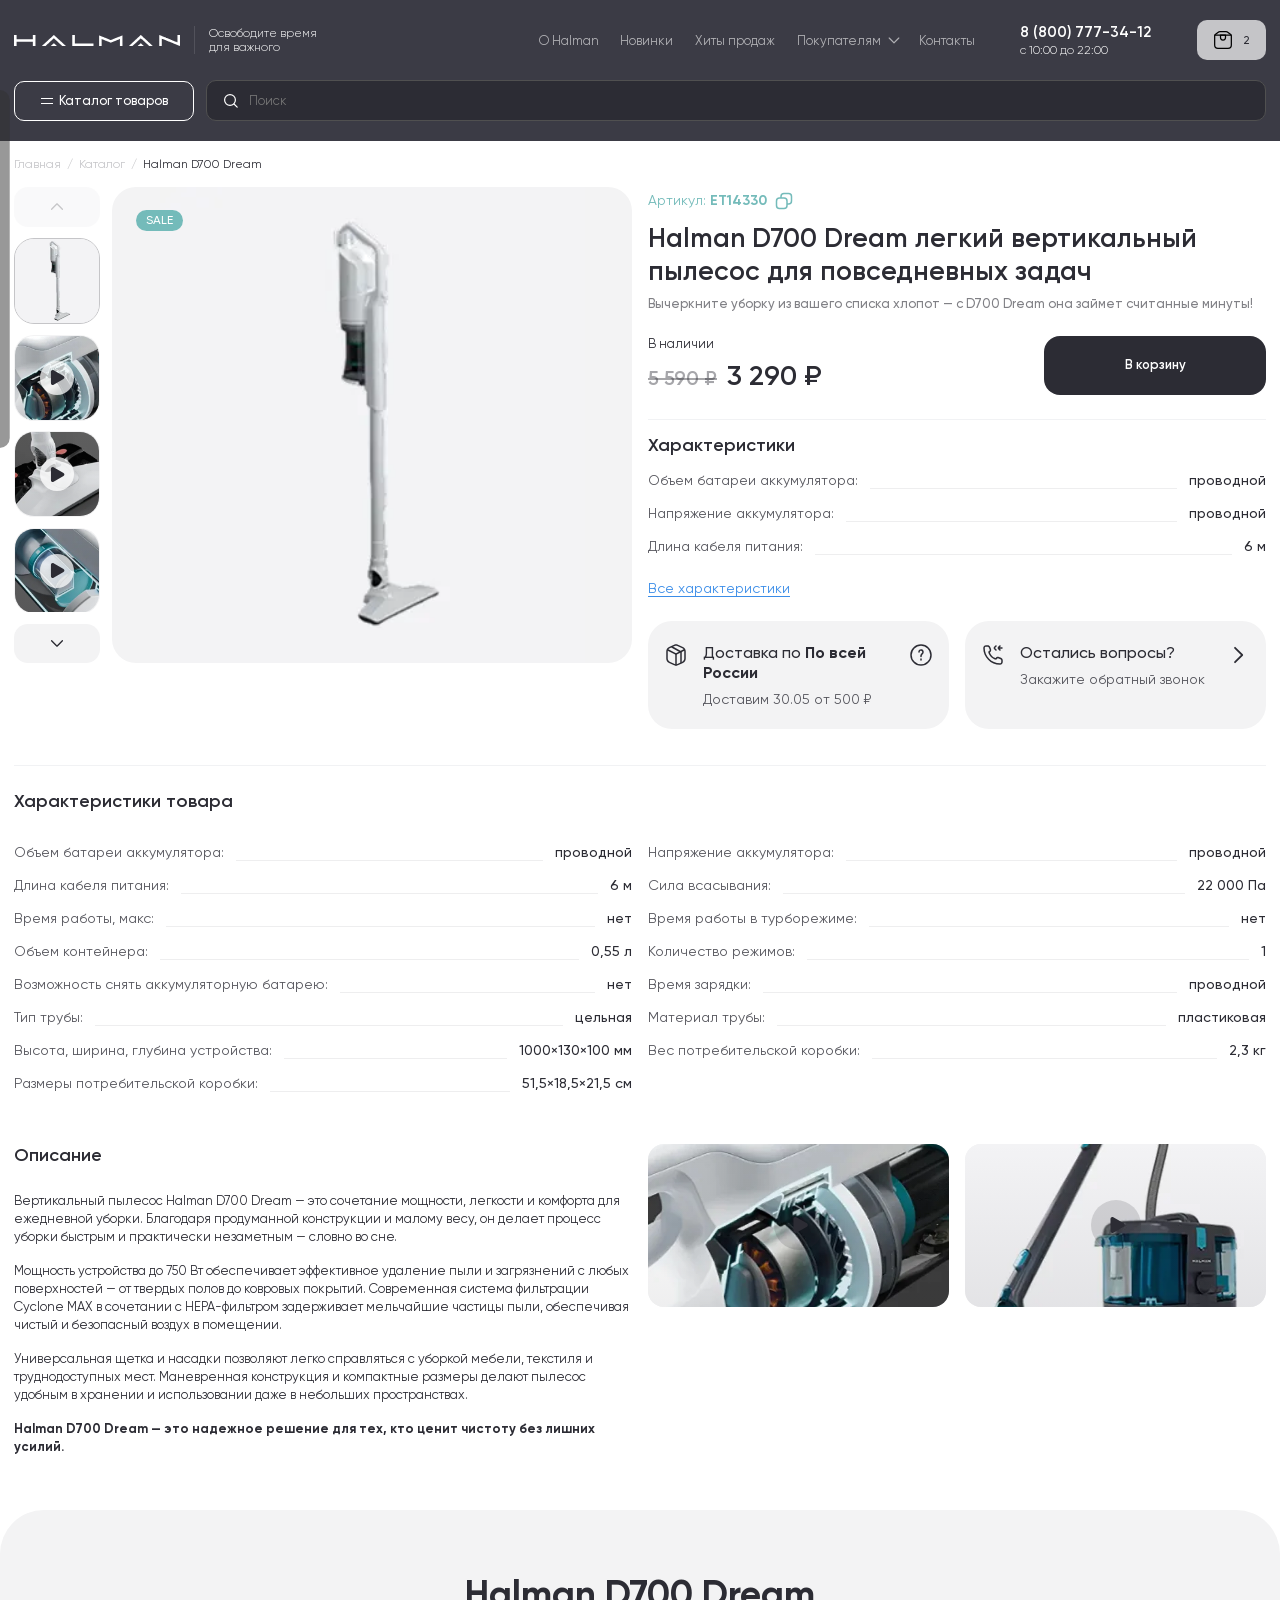
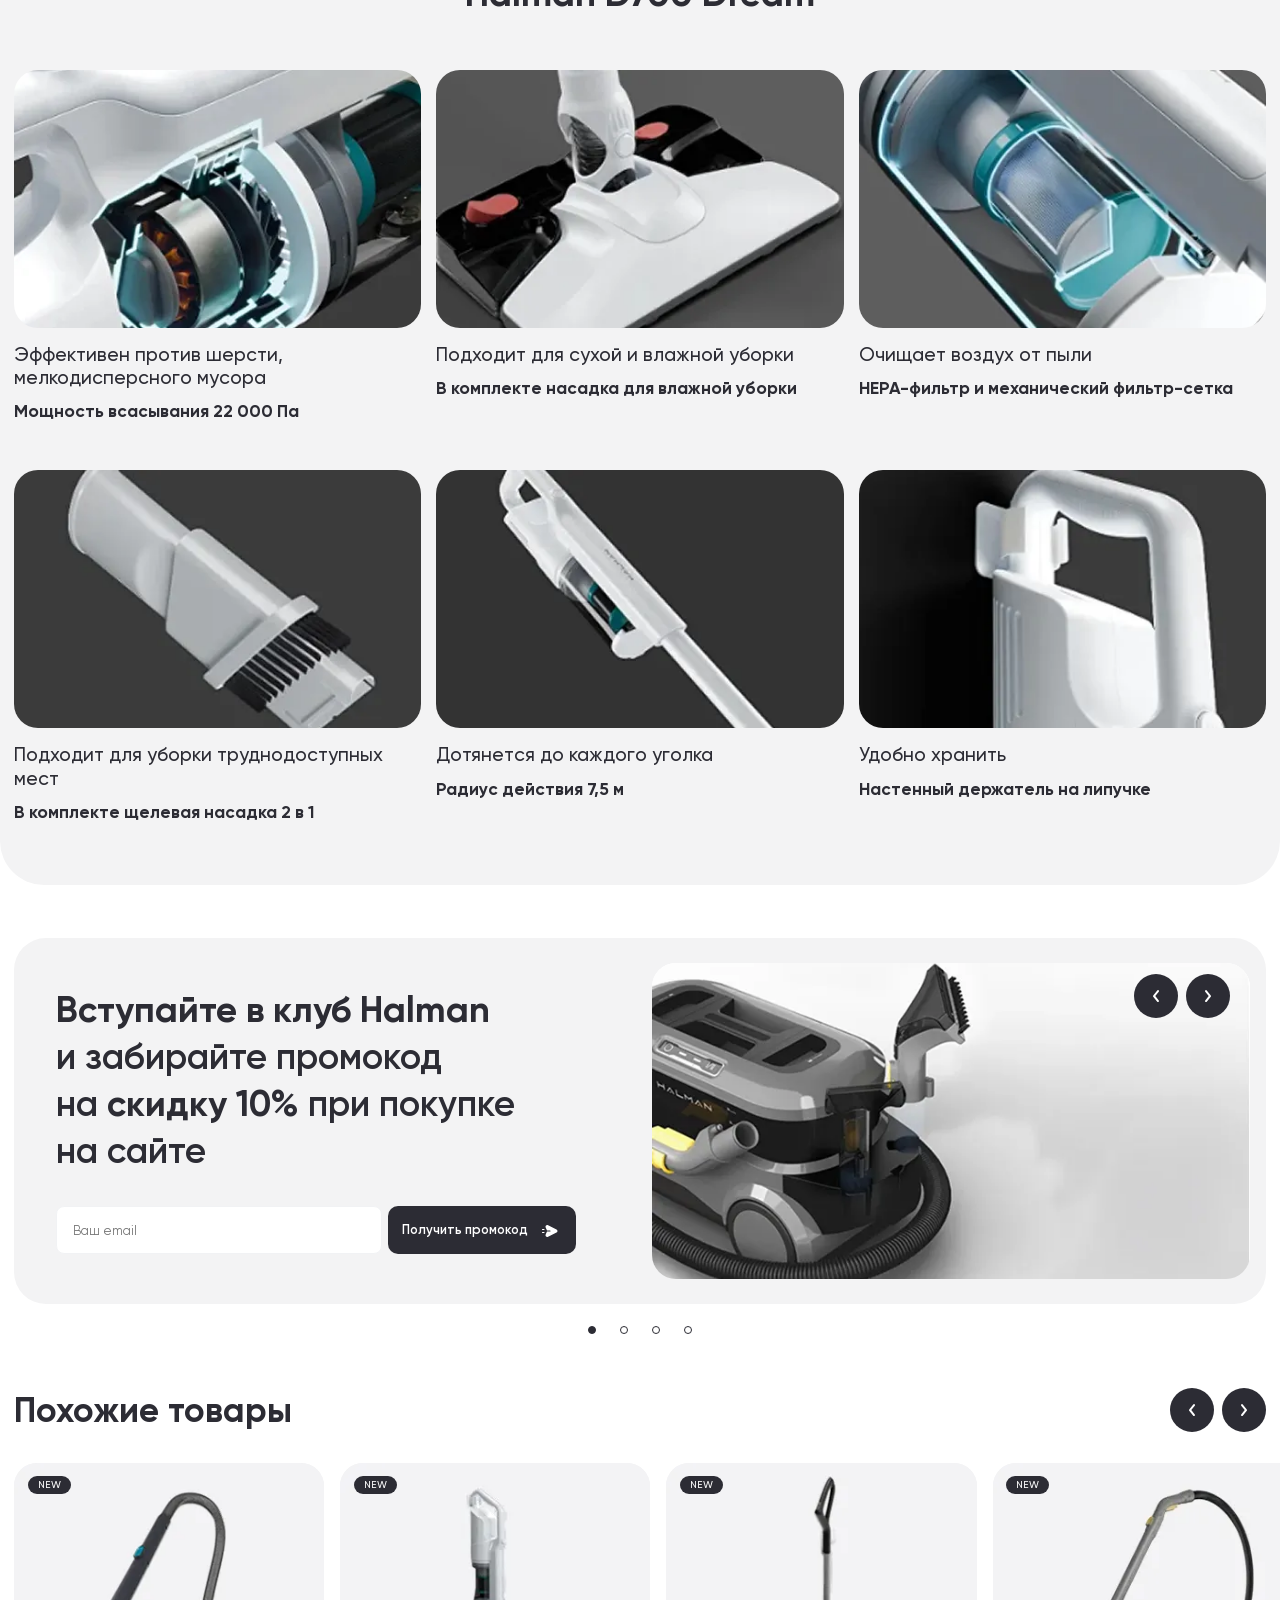
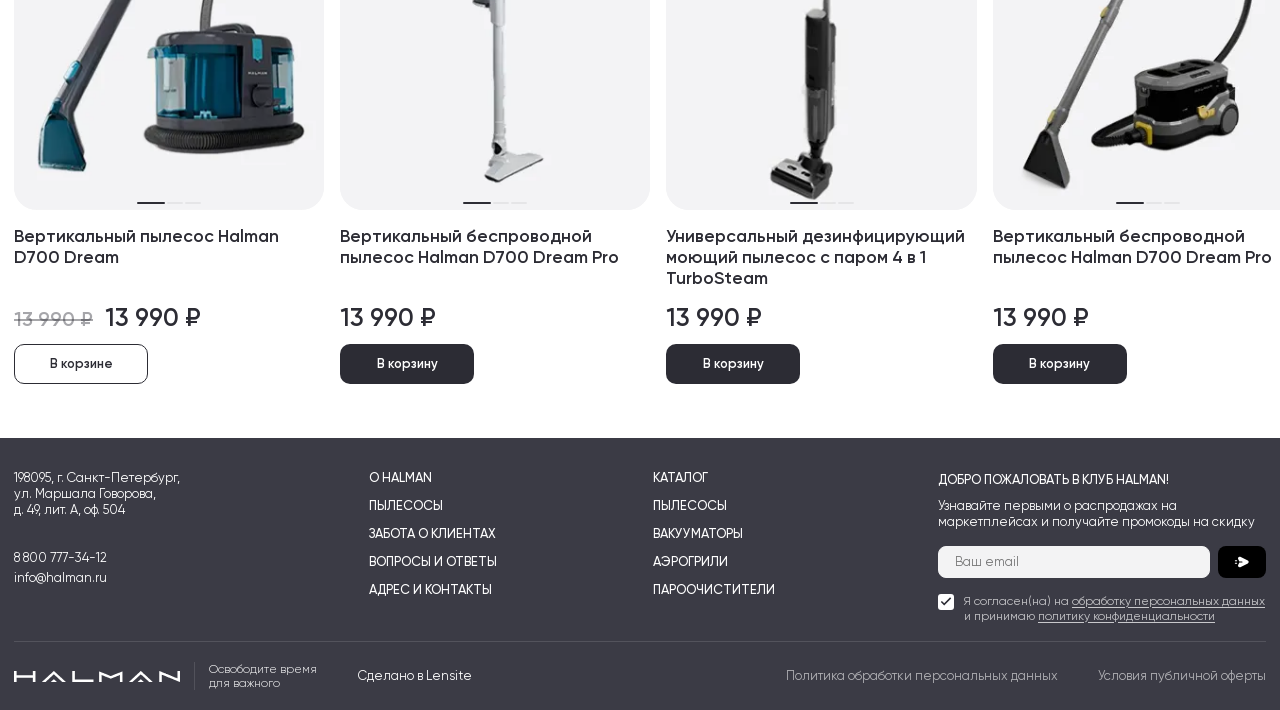
<file: single-products2.html>
<!doctype html>
<html lang="ru">
	<head>
		<meta charset="UTF-8">
		<meta name="robots" content="noindex, nofollow">
		<meta name="viewport" content="width=device-width, initial-scale=1, maximum-scale=1, user-scalable=yes">
		<link rel="preload" href="./assets/fonts/Gilroy-SemiBold.woff2" as="font" type="font/woff2" crossorigin="anonymous">
		<link rel="preload" href="./assets/fonts/Gilroy-Regular.woff2" as="font" type="font/woff2" crossorigin="anonymous">
		<link rel="preload" href="./assets/fonts/Gilroy-Medium.woff2" as="font" type="font/woff2" crossorigin="anonymous">
		<link rel="preload" href="./assets/fonts/Gilroy-Light.woff2" as="font" type="font/woff2" crossorigin="anonymous">
		<link rel="preload" href="./assets/fonts/Gilroy-Bold.woff2" as="font" type="font/woff2" crossorigin="anonymous">
		<link rel="shortcut icon" href="./assets/img/favicon.ico">
		<title>Карточка товара 2</title>
		<script type="module" crossorigin="" src="./js/single-products2.min.js?v=1779362476048"></script>
		<link rel="modulepreload" crossorigin="" href="./js/app.min.js">
		<link rel="modulepreload" crossorigin="" href="./js/offer-club.min.js">
		<link rel="modulepreload" crossorigin="" href="./js/copy.min.js">
		<link rel="stylesheet" crossorigin="" href="./css/style.min.css?v=1779362476048">
	</head>
	<body>
		<div class="wrapper">
			<header data-fls-header="" class="header">
				<div class="header__top">
					<div class="header__container-top">
						<div class="logo" data-fls-logo="">
							<a href="index.html" class="logo__link" aria-label="Halman — на главную">
								<span class="logo__mark">
									<img src="./assets/img/logo.svg" width="166" height="11" alt="" loading="lazy">
								</span>
							</a>
							<span class="logo__descriptor">Освободите время для важного</span>
						</div>
						<div class="header__navigation">
							<div class="header__menu menu">
								<button type="button" data-fls-menu="" class="menu__icon icon-menu" aria-label="Открыть меню">
									<span></span>
								</button>
								<nav class="menu__body">
									<ul class="menu__list">
										<li class="menu__item">
											<a href="about.html" class="menu__link">О Halman</a>
										</li>
										<li class="menu__item">
											<a href="#" class="menu__link">Новинки</a>
										</li>
										<li class="menu__item">
											<a href="#" class="menu__link">Хиты продаж</a>
										</li>
										<li class="menu__item menu__item_has-children" data-fls-menuhaschildren="">
											<a href="#" class="menu__link">Покупателям</a>
											<button type="button" class="menu__arrow" aria-expanded="false" aria-controls="submenu-customers" tabindex="-1"></button>
											<ul class="menu__sub-list" id="submenu-customers" hidden>
												<li>
													<a href="customer-care.html">Забота о клиентах</a>
												</li>
												<li>
													<a href="#">Вопросы и ответы</a>
												</li>
												<li>
													<a href="#">Клуб Halman</a>
												</li>
												<li>
													<a href="#">Серийный номер</a>
												</li>
											</ul>
										</li>
										<li class="menu__item">
											<a href="contacts.html" class="menu__link">Контакты</a>
										</li>
									</ul>
								</nav>
							</div>
						</div>
						<div class="header__contacts" data-fls-dynamic=".menu__body, 574.98, last">
							<a href="tel:88007773412" class="header__phone link-hover">8 (800) 777-34-12</a>
							<div class="header__worktime">с 10:00 до 22:00</div>
						</div>
						<a href="#" class="header__cart" data-fls-popup-link="cart" aria-label="Корзина">
							<span class="header__cart-icon">
								<svg class="icon" aria-hidden="true">
									<use href="./assets/img/spritemap.svg#sprite-cart"></use>
								</svg>
							</span>
							<span class="header__cart-count">2</span>
						</a>
					</div>
				</div>
				<div data-fls-header-scroll="" class="header__bottom">
					<div class="header__container-bottom">
						<div class="header__catalog" data-fls-dynamic=".menu__body, 991.98, 0">
							<div class="header-catalog" data-fls-headercatalog="">
								<button type="button" class="header-catalog__toggle">
									<span class="header-catalog__burger"></span>
									<span>Каталог товаров</span>
								</button>
								<button type="button" class="header-catalog__overlay" aria-label="Закрыть каталог"></button>
								<div class="header-catalog__wrapper" style="display: none;">
									<div class="header-catalog__container">
										<div class="header-catalog__mobile-head">
											<button type="button" class="header-catalog__back" aria-label="Назад"></button>
											<button type="button" class="header-catalog__mobile-title">Каталог товаров</button>
										</div>
										<div class="header-catalog__layout">
											<div class="header-catalog__categories">
												<button type="button" class="header-catalog__category _item-active" data-catalog-category="vacuum">
													<span class="header-catalog__category-image">
														<picture>
															<img data-fls-lazy="" alt="" loading="lazy" data-src="./assets/img/products/category1.webp">
														</picture>
													</span>
													<span class="header-catalog__category-title">Пылесосы</span>
													<span class="header-catalog__category-count">8</span>
												</button>
												<button type="button" class="header-catalog__category" data-catalog-category="vacuum-sealers">
													<span class="header-catalog__category-image">
														<picture>
															<img data-fls-lazy="" alt="" loading="lazy" data-src="./assets/img/products/category2.webp">
														</picture>
													</span>
													<span class="header-catalog__category-title">Вакууматоры</span>
													<span class="header-catalog__category-count">4</span>
												</button>
												<button type="button" class="header-catalog__category" data-catalog-category="airgrills">
													<span class="header-catalog__category-image">
														<picture>
															<img data-fls-lazy="" alt="" loading="lazy" data-src="./assets/img/products/category3.webp">
														</picture>
													</span>
													<span class="header-catalog__category-title">Аэрогрили</span>
													<span class="header-catalog__category-count">2</span>
												</button>
												<button type="button" class="header-catalog__category" data-catalog-category="steam">
													<span class="header-catalog__category-image">
														<picture>
															<img data-fls-lazy="" alt="" loading="lazy" data-src="./assets/img/products/category4.webp">
														</picture>
													</span>
													<span class="header-catalog__category-title">Пароочистители</span>
													<span class="header-catalog__category-count">4</span>
												</button>
											</div>
											<div class="header-catalog__models">
												<div class="header-catalog__model-group _item-active" data-catalog-panel="vacuum">
													<div class="header-catalog__model-head">
														<span>Моющие пылесосы</span>
														<span>6</span>
													</div>
													<a href="#" class="header-catalog__model" data-badge="new" data-image="assets/img/products/product1-image1.jpg" data-title="Вертикальный беспроводной пылесос Halman D700 Dream" data-text="Новинка от Halman повторяет исключительные характеристики известной модели." data-old-price="13 990 ₽" data-price="13 990 ₽">D700</a>
													<a href="#" class="header-catalog__model" data-image="assets/img/products/product2-image1.jpg" data-title="Вертикальный беспроводной пылесос Halman WVC100" data-text="Легкий корпус и удобная насадка для ежедневной уборки." data-price="13 990 ₽">WVC100</a>
													<a href="#" class="header-catalog__model" data-badge="new" data-image="assets/img/products/product3-image1.jpg" data-title="Вертикальный пылесос Halman D700 Dream Pro" data-text="Мощная модель для сухой и влажной уборки дома." data-old-price="13 990 ₽" data-price="13 990 ₽">D700DreamPro</a>
													<a href="#" class="header-catalog__model _item-active" data-badge="sale" data-image="assets/img/products/product4-image1.jpg" data-title="Вертикальный беспроводной пылесос Halman CSVC300" data-text="Новинка от Arnica повторяет исключительные характеристики известной модели Tesla Premium." data-old-price="13 990 ₽" data-price="13 990 ₽">TurboSteam</a>
													<a href="#" class="header-catalog__model" data-badge="hot" data-image="assets/img/products/product2-image1.jpg" data-title="CSVC300" data-text="Компактная модель для быстрой уборки без лишних проводов." data-price="13 990 ₽">CSVC300</a>
													<a href="#" class="header-catalog__model" data-badge="sale" data-image="assets/img/products/product1-image1.jpg" data-title="Моющий пылесос Halman WDVC2200 Aqua Power" data-text="Мощный моющий пылесос для сложных задач." data-old-price="13 990 ₽" data-price="13 990 ₽">WDVC2200 Aqua Power</a>
													<div class="header-catalog__model-head">
														<span>Вертикальные пылесосы</span>
														<span>2</span>
													</div>
													<a href="#" class="header-catalog__model" data-image="assets/img/products/product3-image1.jpg" data-title="Вертикальный пылесос Halman D700" data-text="Универсальная модель для ежедневной уборки." data-old-price="13 990 ₽" data-price="13 990 ₽">D700</a>
													<a href="#" class="header-catalog__model" data-image="assets/img/products/product4-image1.jpg" data-title="Вертикальный пылесос Halman WVC100" data-text="Практичный пылесос для быстрой уборки." data-old-price="13 990 ₽" data-price="13 990 ₽">WVC100</a>
													<a href="#" class="header-catalog__all btn btn_border-gray" data-fls-button="">
														<span>Все пылесосы Halman</span>
														<svg class="icon" aria-hidden="true">
															<use href="./assets/img/spritemap.svg#sprite-link-arrow"></use>
														</svg>
													</a>
												</div>
												<div class="header-catalog__model-group" data-catalog-panel="vacuum-sealers">
													<div class="header-catalog__model-head">
														<span>Вакууматоры</span>
														<span>4</span>
													</div>
													<a href="#" class="header-catalog__model" data-image="assets/img/products/category2.jpg" data-title="Вакууматор Halman HVS-1" data-text="Компактное решение для хранения продуктов." data-old-price="6 990 ₽" data-price="5 990 ₽">HVS-1</a>
													<a href="#" class="header-catalog__model" data-image="assets/img/products/category4.jpg" data-title="Вакууматор Halman Pro" data-text="Для регулярной домашней заготовки." data-old-price="8 990 ₽" data-price="7 990 ₽">Halman Pro</a>
												</div>
												<div class="header-catalog__model-group" data-catalog-panel="airgrills">
													<div class="header-catalog__model-head">
														<span>Аэрогрили</span>
														<span>2</span>
													</div>
													<a href="#" class="header-catalog__model" data-image="assets/img/products/category3.jpg" data-title="Аэрогриль Halman HAF-100" data-text="Готовьте любимые блюда с хрустящей корочкой." data-old-price="9 990 ₽" data-price="8 990 ₽">HAF-100</a>
													<a href="#" class="header-catalog__model" data-image="assets/img/products/product2-image1.jpg" data-title="Аэрогриль Halman HAF-200" data-text="Больше программ для повседневной кухни." data-old-price="11 990 ₽" data-price="10 990 ₽">HAF-200</a>
												</div>
												<div class="header-catalog__model-group" data-catalog-panel="steam">
													<div class="header-catalog__model-head">
														<span>Пароочистители</span>
														<span>4</span>
													</div>
													<a href="#" class="header-catalog__model" data-image="assets/img/products/product4-image1.jpg" data-title="Пароочиститель Halman Steam Pro" data-text="Глубокая очистка паром без лишней химии." data-old-price="13 990 ₽" data-price="12 990 ₽">Steam Pro</a>
													<a href="#" class="header-catalog__model" data-image="assets/img/products/product1-image1.jpg" data-title="Пароочиститель Halman Compact" data-text="Компактная модель для дома." data-old-price="10 990 ₽" data-price="9 990 ₽">Compact</a>
												</div>
											</div>
											<div class="header-catalog__preview">
												<div class="header-catalog__preview-badge badge badge_sale">Sale</div>
												<picture>
													<img data-fls-lazy="" alt="" loading="lazy" class="header-catalog__preview-image" data-src="./assets/img/products/product4-image1.webp">
												</picture>
											</div>
											<article class="product-card" data-fls-productcard="">
												<a href="single-products.html" class="product-card__image swiper" data-fls-slider="product-card" aria-label="Открыть товар: Вертикальный беспроводной пылесос Halman CSVC300">
													<span class="product-card__badges">
														<span class="product-card__badge badge badge_sale">sale</span>
													</span>
													<span class="product-card__pictures swiper-wrapper">
														<span class="product-card__slide swiper-slide">
															<picture>
																<img data-fls-lazy="" alt="" aria-hidden="true" loading="lazy" data-src="./assets/img/products/product4-image1.webp">
															</picture>
														</span>
													</span>
													<span class="product-card__gallery-nav" aria-hidden="true"></span>
													<span class="product-card__pagination swiper-pagination"></span>
												</a>
												<div class="product-card__body">
													<a href="single-products.html" class="product-card__title">Вертикальный беспроводной пылесос Halman CSVC300</a>
													<div class="product-card__text">
														Новинка от Arnica повторяет исключительные характеристики известной модели Tesla Premium.
													</div>
													<div class="product-card__prices">
														<span class="product-card__old-price">13 990 ₽</span>
														<span class="product-card__price">13 990 ₽</span>
													</div>
													<button type="button" class="product-card__button btn btn_bg-main" data-fls-button="" aria-label="Добавить в корзину: Вертикальный беспроводной пылесос Halman CSVC300">В корзину</button>
												</div>
											</article>
										</div>
									</div>
								</div>
							</div>
						</div>
						<div class="header__search" data-fls-dynamic=".header__container-top, 991.98,last">
							<div class="search" data-fls-search="">
								<form action="/search/" method="GET" class="search__form search-form" data-fls-dynamic=".search__container, 991.98, 1">
									<div class="search-form__wrapper">
										<div class="search-form__input">
											<span class="search__icon">
												<svg class="icon icon_search" aria-hidden="true">
													<use href="./assets/img/spritemap.svg#sprite-search"></use>
												</svg>
											</span>
											<span id="search-label" class="sr-only">Поиск</span>
											<input data-fls-input="" autocomplete="off" type="text" name="q" value="" placeholder="Поиск" data-placeholder="Поиск" aria-labelledby="search-label" class="search__input input">
											<button type="reset" class="search__close search-form__reset animation" data-fls-iconanimation="" aria-label="Закрыть поиск">
												<svg class="icon icon_close animation__object" aria-hidden="true">
													<use href="./assets/img/spritemap.svg#sprite-close"></use>
												</svg>
											</button>
										</div>
									</div>
								</form>
								<button type="button" class="search__mobile-toggle search-form__btn animation" data-fls-iconanimation="" aria-label="Открыть поиск">
									<svg class="icon icon_search animation__object" aria-hidden="true">
										<use href="./assets/img/spritemap.svg#sprite-search"></use>
									</svg>
								</button>
								<button type="button" class="search__overlay" aria-label="Закрыть поиск"></button>
								<div class="search__modal" aria-hidden="true" style="display: none;">
									<div class="search__container">
										<div class="search__caption">Поиск</div>
										<div class="search__results search-results">
											<div class="search-results__tags">
												<a href="/search/?q=Пылесос D700" class="search-results__tag">Пылесос D700</a>
												<a href="/search/?q=Пылесос WVC100" class="search-results__tag">Пылесос WVC100</a>
												<a href="/search/?q=Пылесос TurboSteam" class="search-results__tag">Пылесос TurboSteam</a>
												<a href="/search/?q=Вакууматор Halman-hvs-1" class="search-results__tag">Вакууматор Halman-hvs-1</a>
												<a href="/search/?q=Аэрогриль HAF-100" class="search-results__tag">Аэрогриль HAF-100</a>
											</div>
											<div class="search-results__title">Популярные товары</div>
											<div class="search-results__items">
												<a href="#" class="search-results__item search-item">
													<div class="search-item__image">
														<picture>
															<img data-fls-lazy="" alt="" loading="lazy" data-src="./assets/img/products/product1-image1.webp">
														</picture>
													</div>
													<div class="search-item__body">
														<div class="search-item__title">Вертикальный пылесос Halman D700 Dream</div>
														<div class="search-item__price">13 990 ₽</div>
													</div>
												</a>
												<a href="#" class="search-results__item search-item">
													<div class="search-item__image">
														<picture>
															<img data-fls-lazy="" alt="" loading="lazy" data-src="./assets/img/products/product2-image1.webp">
														</picture>
													</div>
													<div class="search-item__body">
														<div class="search-item__title">Универсальный дезинфицирующий моющий пылесос с паром 4 в 1 TurboSteam</div>
														<div class="search-item__price">13 990 ₽</div>
													</div>
												</a>
												<a href="#" class="search-results__item search-item">
													<div class="search-item__image">
														<picture>
															<img data-fls-lazy="" alt="" loading="lazy" data-src="./assets/img/products/product3-image1.webp">
														</picture>
													</div>
													<div class="search-item__body">
														<div class="search-item__title">Вертикальный пылесос Halman D700 Dream</div>
														<div class="search-item__price">13 990 ₽</div>
													</div>
												</a>
												<a href="#" class="search-results__item search-item">
													<div class="search-item__image">
														<picture>
															<img data-fls-lazy="" alt="" loading="lazy" data-src="./assets/img/products/product4-image1.webp">
														</picture>
													</div>
													<div class="search-item__body">
														<div class="search-item__title">Универсальный дезинфицирующий моющий пылесос с паром 4 в 1 TurboSteam</div>
														<div class="search-item__price">13 990 ₽</div>
													</div>
												</a>
											</div>
										</div>
									</div>
								</div>
							</div>
						</div>
						<a href="#" class="header__cart header__cart_bottom" data-fls-popup-link="cart" aria-label="Корзина">
							<span class="header__cart-icon">
								<svg class="icon" aria-hidden="true">
									<use href="./assets/img/spritemap.svg#sprite-cart"></use>
								</svg>
							</span>
							<span class="header__cart-count">2</span>
						</a>
					</div>
				</div>
			</header>
			<main class="page">
				<div class="breadcrumbs" data-fls-breadcrumbs="">
					<div class="breadcrumbs__container">
						<nav class="breadcrumbs__nav" aria-label="Breadcrumbs" itemscope itemtype="https://schema.org/BreadcrumbList">
							<ul class="breadcrumbs__list">
								<li class="breadcrumbs__item" itemprop="itemListElement" itemscope itemtype="https://schema.org/ListItem">
									<a class="breadcrumbs__link link-hover" href="index.html" itemprop="item">
										<span itemprop="name">Главная</span>
									</a>
									<meta itemprop="position" content="1">
								</li>
								<span class="breadcrumbs__sep" aria-hidden="true">/</span>
								<li class="breadcrumbs__item" itemprop="itemListElement" itemscope itemtype="https://schema.org/ListItem">
									<a class="breadcrumbs__link link-hover" href="archive-products.html" itemprop="item">
										<span itemprop="name">Каталог</span>
									</a>
									<meta itemprop="position" content="2">
								</li>
								<span class="breadcrumbs__sep" aria-hidden="true">/</span>
								<li class="breadcrumbs__item" itemprop="itemListElement" itemscope itemtype="https://schema.org/ListItem">
									<span class="breadcrumbs__current" itemprop="name" aria-current="page">Halman D700 Dream</span>
									<meta itemprop="position" content="3">
								</li>
							</ul>
						</nav>
					</div>
				</div>
				<section class="single-product single-product_second" data-fls-single-products="">
					<div class="single-product__sticky-purchase" aria-hidden="true">
						<div class="single-product__container">
							<div class="single-product__sticky-inner">
								<div class="single-product__sticky-about">
									<div class="single-product__sticky-image">
										<picture>
											<img data-fls-lazy="" alt="" loading="lazy" data-src="./assets/img/products/product2-image1.webp">
										</picture>
									</div>
									<div class="single-product__sticky-title">Halman D700 Dream легкий вертикальный пылесос для повседневных задач</div>
								</div>
								<div class="single-product__sticky-side">
									<div class="single-product__sticky-price">13 990 ₽</div>
									<button type="button" class="single-product__sticky-button btn btn_bg-main">Купить</button>
								</div>
							</div>
						</div>
					</div>
					<div class="single-product__container">
						<div class="single-product__body">
							<div class="single-product__top">
								<div class="single-product__gallery-block single-product__gallery-block_second" data-fls-slider-wrapper="">
									<div class="single-product__thumbs-column">
										<div class="single-product__thumbs-nav single-product__thumbs-nav_prev" aria-hidden="true">
											<button type="button" class="single-product__thumbs-arrow single-product__thumbs-arrow_prev swiper-button-prev" aria-label="Предыдущие миниатюры">
												<svg class="icon" aria-hidden="true">
													<use href="./assets/img/spritemap.svg#sprite-chevron"></use>
												</svg>
											</button>
										</div>
										<div data-fls-slider="single-product-thumbs" class="single-product__thumbs single-product__thumbs_second swiper" aria-label="Миниатюры галереи товара">
											<div class="single-product__thumbs-wrapper swiper-wrapper">
												<div class="single-product__thumb swiper-slide">
													<button type="button" class="single-product__thumb-button" aria-label="Перейти к первой фотографии товара">
														<picture>
															<img data-fls-lazy="" alt="" loading="lazy" data-src="./assets/img/products/product2-image1.webp">
														</picture>
													</button>
												</div>
												<div class="single-product__thumb swiper-slide">
													<button type="button" class="single-product__thumb-button single-product__thumb-button_video" data-gallery-open-index="1" aria-label="Открыть локальное видео о товаре">
														<picture>
															<img data-fls-lazy="" alt="" loading="lazy" data-src="./assets/img/products/product2-image2.webp">
														</picture>
														<span class="single-product__thumb-play" aria-hidden="true">
															<svg class="icon" aria-hidden="true">
																<use href="./assets/img/spritemap.svg#sprite-play"></use>
															</svg>
														</span>
													</button>
												</div>
												<div class="single-product__thumb swiper-slide">
													<button type="button" class="single-product__thumb-button single-product__thumb-button_video" data-gallery-open-index="2" aria-label="Открыть видео Kinescope о товаре">
														<picture>
															<img data-fls-lazy="" alt="" loading="lazy" data-src="./assets/img/products/product2-image3.webp">
														</picture>
														<span class="single-product__thumb-play" aria-hidden="true">
															<svg class="icon" aria-hidden="true">
																<use href="./assets/img/spritemap.svg#sprite-play"></use>
															</svg>
														</span>
													</button>
												</div>
												<div class="single-product__thumb swiper-slide">
													<button type="button" class="single-product__thumb-button single-product__thumb-button_video" data-gallery-open-index="3" aria-label="Открыть YouTube видео о товаре">
														<picture>
															<img data-fls-lazy="" alt="" loading="lazy" data-src="./assets/img/products/product2-image4.webp">
														</picture>
														<span class="single-product__thumb-play" aria-hidden="true">
															<svg class="icon" aria-hidden="true">
																<use href="./assets/img/spritemap.svg#sprite-play"></use>
															</svg>
														</span>
													</button>
												</div>
												<div class="single-product__thumb swiper-slide">
													<button type="button" class="single-product__thumb-button" aria-label="Перейти ко второй фотографии товара">
														<picture>
															<img data-fls-lazy="" alt="" loading="lazy" data-src="./assets/img/products/product2-image5.webp">
														</picture>
													</button>
												</div>
												<div class="single-product__thumb swiper-slide">
													<button type="button" class="single-product__thumb-button" aria-label="Перейти к третьей фотографии товара">
														<picture>
															<img data-fls-lazy="" alt="" loading="lazy" data-src="./assets/img/products/product2-image6.webp">
														</picture>
													</button>
												</div>
												<div class="single-product__thumb swiper-slide">
													<button type="button" class="single-product__thumb-button" aria-label="Перейти к четвертой фотографии товара">
														<picture>
															<img data-fls-lazy="" alt="" loading="lazy" data-src="./assets/img/products/product2-image7.webp">
														</picture>
													</button>
												</div>
											</div>
										</div>
										<div class="single-product__thumbs-nav single-product__thumbs-nav_next" aria-hidden="true">
											<button type="button" class="single-product__thumbs-arrow single-product__thumbs-arrow_next swiper-button-next" aria-label="Следующие миниатюры">
												<svg class="icon" aria-hidden="true">
													<use href="./assets/img/spritemap.svg#sprite-chevron"></use>
												</svg>
											</button>
										</div>
									</div>
									<div class="single-product__gallery-holder">
										<div class="single-product__badge badge badge_sale">sale</div>
										<div data-fls-slider="single-product" data-fls-gallery="" class="single-product__gallery single-product__gallery_second swiper" aria-label="Галерея товара">
											<div class="single-product__gallery-wrapper swiper-wrapper">
												<article class="single-product__gallery-slide single-product__gallery-slide_main swiper-slide">
													<a class="single-product__media-card single-product__media-trigger" data-fls-gallery-item="" aria-label="Открыть фотографию товара">
														<picture>
															<img data-fls-lazy="" alt="Halman D700 Dream" loading="lazy" data-src="./assets/img/products/product2-image1.webp">
														</picture>
													</a>
												</article>
												<article class="single-product__gallery-slide single-product__gallery-slide_video swiper-slide">
													<a class="single-product__media-card single-product__media-trigger" data-fls-gallery-item="" data-single-product-video="" data-video-src="assets/video/capybara.mp4" data-video-type="video/mp4" aria-label="Открыть локальное видео о товаре">
														<picture>
															<img data-fls-lazy="" alt="Halman D700 Dream крупный план" loading="lazy" data-src="./assets/img/products/product2-image2.webp">
														</picture>
														<span class="single-product__play" aria-hidden="true">
															<svg class="icon" aria-hidden="true">
																<use href="./assets/img/spritemap.svg#sprite-play"></use>
															</svg>
														</span>
													</a>
												</article>
												<article class="single-product__gallery-slide single-product__gallery-slide_video swiper-slide">
													<a class="single-product__media-card single-product__media-trigger" data-fls-gallery-item="" data-single-product-video="" data-video-embed="https://kinescope.io/embed/2UA4ttmrYBvdV3D8aGTBW8?autoplay=1" data-iframe="true" data-iframe-title="Видео Kinescope о товаре Halman D700 Dream" aria-label="Открыть видео Kinescope о товаре">
														<picture>
															<img data-fls-lazy="" alt="Halman D700 Dream" loading="lazy" data-src="./assets/img/products/product2-image3.webp">
														</picture>
														<span class="single-product__play" aria-hidden="true">
															<svg class="icon" aria-hidden="true">
																<use href="./assets/img/spritemap.svg#sprite-play"></use>
															</svg>
														</span>
													</a>
												</article>
												<article class="single-product__gallery-slide single-product__gallery-slide_video swiper-slide">
													<a href="https://www.youtube.com/watch?v=M7lc1UVf-VE" class="single-product__media-card single-product__media-trigger" data-fls-gallery-item="" aria-label="Открыть YouTube видео о товаре">
														<picture>
															<img data-fls-lazy="" alt="Halman D700 Dream" loading="lazy" data-src="./assets/img/products/product2-image4.webp">
														</picture>
														<span class="single-product__play" aria-hidden="true">
															<svg class="icon" aria-hidden="true">
																<use href="./assets/img/spritemap.svg#sprite-play"></use>
															</svg>
														</span>
													</a>
												</article>
												<article class="single-product__gallery-slide single-product__gallery-slide_main swiper-slide">
													<a class="single-product__media-card single-product__media-trigger" data-fls-gallery-item="" aria-label="Открыть фотографию товара">
														<picture>
															<img data-fls-lazy="" alt="Halman D700 Dream" loading="lazy" data-src="./assets/img/products/product2-image5.webp">
														</picture>
													</a>
												</article>
												<article class="single-product__gallery-slide single-product__gallery-slide_main swiper-slide">
													<a class="single-product__media-card single-product__media-trigger" data-fls-gallery-item="" aria-label="Открыть фотографию товара">
														<picture>
															<img data-fls-lazy="" alt="Halman D700 Dream" loading="lazy" data-src="./assets/img/products/product2-image6.webp">
														</picture>
													</a>
												</article>
												<article class="single-product__gallery-slide single-product__gallery-slide_main swiper-slide">
													<a class="single-product__media-card single-product__media-trigger" data-fls-gallery-item="" aria-label="Открыть фотографию товара">
														<picture>
															<img data-fls-lazy="" alt="Halman D700 Dream" loading="lazy" data-src="./assets/img/products/product2-image7.webp">
														</picture>
													</a>
												</article>
											</div>
											<div class="single-product__gallery-nav slider-navigation__arrows" aria-label="Навигация по галерее">
												<button type="button" class="single-product__gallery-arrow slider-navigation__arrow slider-navigation__arrow_prev swiper-button-prev animation" data-fls-iconanimation="" aria-label="Предыдущее изображение">
													<svg class="icon animation__object" aria-hidden="true">
														<use href="./assets/img/spritemap.svg#sprite-arrow"></use>
													</svg>
												</button>
												<button type="button" class="single-product__gallery-arrow slider-navigation__arrow slider-navigation__arrow_next swiper-button-next animation" data-fls-iconanimation="" aria-label="Следующее изображение">
													<svg class="icon animation__object" aria-hidden="true">
														<use href="./assets/img/spritemap.svg#sprite-arrow"></use>
													</svg>
												</button>
											</div>
										</div>
									</div>
								</div>
								<div class="single-product__sidebar">
									<div class="single-product__sidebar-head">
										<div class="copy-item" data-fls-copy="">
											<button type="button" class="copy-item__button animation" title="Скопировать артикул" data-fls-iconanimation="" data-copy="ET14330">
												Артикул:
												<strong>ET14330</strong>
												<svg class="icon animation__object">
													<use href="./assets/img/spritemap.svg#sprite-copy"></use>
												</svg>
											</button>
										</div>
										<div class="single-product__lead">
											<h1 class="single-product__title">Halman D700 Dream легкий вертикальный пылесос для повседневных задач</h1>
											<div class="single-product__text">
												Вычеркните уборку из вашего списка хлопот — с D700 Dream она займет считанные минуты!
											</div>
										</div>
									</div>
									<div class="single-product__purchase">
										<div class="single-product__purchase-main">
											<div class="single-product__availability">В наличии</div>
											<div class="single-product__prices">
												<span class="single-product__old-price">5 590 ₽</span>
												<span class="single-product__price">3 290 ₽</span>
											</div>
										</div>
										<button type="button" class="single-product__button btn btn_big btn_bg-main" data-fls-button="">В корзину</button>
									</div>
									<div class="single-product__summary">
										<h2 class="single-product__subtitle">Характеристики</h2>
										<div class="single-product__summary-list">
											<div class="single-product__spec-row">
												<span class="single-product__spec-label">Объем батареи аккумулятора:</span>
												<span class="single-product__spec-value">проводной</span>
											</div>
											<div class="single-product__spec-row">
												<span class="single-product__spec-label">Напряжение аккумулятора:</span>
												<span class="single-product__spec-value">проводной</span>
											</div>
											<div class="single-product__spec-row">
												<span class="single-product__spec-label">Длина кабеля питания:</span>
												<span class="single-product__spec-value">6 м</span>
											</div>
										</div>
										<a href="#product-specs" class="single-product__summary-link">Все характеристики</a>
									</div>
									<div class="single-product__service">
										<div class="single-product__service-card single-product__service-card_static">
											<span class="single-product__service-icon">
												<img src="./assets/img/icons/cube.svg" alt="" loading="lazy">
											</span>
											<span class="single-product__service-body">
												<span class="single-product__service-title">
													Доставка по
													<strong>По всей России</strong>
												</span>
												<span class="single-product__service-text">
													Доставим 30.05 от
													<span class="_nowrap">500 ₽</span>
												</span>
											</span>
											<span class="single-product__service-action" tabindex="0" role="button" aria-label="Условия доставки" data-fls-tippy-content="Доставка розничных заказов осуществляется курьерскими службами СДЭК и Боксберри до указанного Вами адреса или до выбранного Вами терминала курьерской службы в Вашем городе.">
												<svg class="icon" aria-hidden="true">
													<use href="./assets/img/spritemap.svg#sprite-info"></use>
												</svg>
											</span>
										</div>
										<a href="#" class="single-product__service-card">
											<span class="single-product__service-icon">
												<img src="./assets/img/icons/phone.svg" alt="" loading="lazy">
											</span>
											<span class="single-product__service-body">
												<span class="single-product__service-title">Остались вопросы?</span>
												<span class="single-product__service-text">Закажите обратный звонок</span>
											</span>
											<span class="single-product__service-action">
												<svg class="icon" aria-hidden="true">
													<use href="./assets/img/spritemap.svg#sprite-chevron"></use>
												</svg>
											</span>
										</a>
									</div>
								</div>
							</div>
							<div id="product-specs" class="single-product__specs">
								<h2 class="single-product__subtitle">Характеристики товара</h2>
								<div class="single-product__spec-list">
									<div class="single-product__spec-row">
										<span class="single-product__spec-label">Объем батареи аккумулятора:</span>
										<span class="single-product__spec-value">проводной</span>
									</div>
									<div class="single-product__spec-row">
										<span class="single-product__spec-label">Напряжение аккумулятора:</span>
										<span class="single-product__spec-value">проводной</span>
									</div>
									<div class="single-product__spec-row">
										<span class="single-product__spec-label">Длина кабеля питания:</span>
										<span class="single-product__spec-value">6 м</span>
									</div>
									<div class="single-product__spec-row">
										<span class="single-product__spec-label">Сила всасывания:</span>
										<span class="single-product__spec-value">22 000 Па</span>
									</div>
									<div class="single-product__spec-row">
										<span class="single-product__spec-label">Время работы, макс:</span>
										<span class="single-product__spec-value">нет</span>
									</div>
									<div class="single-product__spec-row">
										<span class="single-product__spec-label">Время работы в турборежиме:</span>
										<span class="single-product__spec-value">нет</span>
									</div>
									<div class="single-product__spec-row">
										<span class="single-product__spec-label">Объем контейнера:</span>
										<span class="single-product__spec-value">0,55 л</span>
									</div>
									<div class="single-product__spec-row">
										<span class="single-product__spec-label">Количество режимов:</span>
										<span class="single-product__spec-value">1</span>
									</div>
									<div class="single-product__spec-row">
										<span class="single-product__spec-label">Возможность снять аккумуляторную батарею:</span>
										<span class="single-product__spec-value">нет</span>
									</div>
									<div class="single-product__spec-row">
										<span class="single-product__spec-label">Время зарядки:</span>
										<span class="single-product__spec-value">проводной</span>
									</div>
									<div class="single-product__spec-row">
										<span class="single-product__spec-label">Тип трубы:</span>
										<span class="single-product__spec-value">цельная</span>
									</div>
									<div class="single-product__spec-row">
										<span class="single-product__spec-label">Материал трубы:</span>
										<span class="single-product__spec-value">пластиковая</span>
									</div>
									<div class="single-product__spec-row">
										<span class="single-product__spec-label">Высота, ширина, глубина устройства:</span>
										<span class="single-product__spec-value">1000×130×100 мм</span>
									</div>
									<div class="single-product__spec-row">
										<span class="single-product__spec-label">Вес потребительской коробки:</span>
										<span class="single-product__spec-value">2,3 кг</span>
									</div>
									<div class="single-product__spec-row">
										<span class="single-product__spec-label">Размеры потребительской коробки:</span>
										<span class="single-product__spec-value">51,5×18,5×21,5 см</span>
									</div>
								</div>
							</div>
							<div class="single-product__bottom">
								<div class="single-product__description">
									<h2 class="single-product__subtitle">Описание</h2>
									<div data-fls-showmore="items" data-fls-showmore-media="767.98,max" class="single-product__showmore">
										<div data-fls-showmore-content="1" class="single-product__copy _content">
											<p>
												Вертикальный пылесос Halman D700 Dream — это сочетание мощности, легкости и комфорта для ежедневной уборки. Благодаря продуманной конструкции и малому весу, он делает процесс уборки быстрым и практически незаметным — словно во сне.
											</p>
											<p>
												Мощность устройства до 750 Вт обеспечивает эффективное удаление пыли и загрязнений с любых поверхностей — от твердых полов до ковровых покрытий. Современная система фильтрации Cyclone MAX в сочетании с HEPA-фильтром задерживает мельчайшие частицы пыли, обеспечивая чистый и безопасный воздух в помещении.
											</p>
											<p>
												Универсальная щетка и насадки позволяют легко справляться с уборкой мебели, текстиля и труднодоступных мест. Маневренная конструкция и компактные размеры делают пылесос удобным в хранении и использовании даже в небольших пространствах.
											</p>
											<p>
												<strong>
													Halman D700 Dream — это надежное решение для тех, кто ценит чистоту без лишних усилий.
												</strong>
											</p>
										</div>
										<button hidden data-fls-showmore-button="" type="button" class="single-product__showmore-button">
											<span>Показать полностью</span>
											<span>Скрыть</span>
										</button>
									</div>
								</div>
								<div class="single-product__videos" data-fls-gallery="" aria-label="Галерея видео о товаре">
									<a href="https://www.youtube.com/watch?v=M7lc1UVf-VE" class="single-product__video-card" data-fls-gallery-item="" aria-label="Смотреть видео о товаре">
										<picture>
											<img data-fls-lazy="" alt="" loading="lazy" data-src="./assets/img/products/product2-image2.webp">
										</picture>
										<span class="single-product__play" aria-hidden="true">
											<svg class="icon" aria-hidden="true">
												<use href="./assets/img/spritemap.svg#sprite-play"></use>
											</svg>
										</span>
									</a>
									<a href="https://www.youtube.com/watch?v=dQw4w9WgXcQ" class="single-product__video-card" data-fls-gallery-item="" aria-label="Смотреть обзор товара">
										<picture>
											<img data-fls-lazy="" alt="" loading="lazy" data-src="./assets/img/products/product1-image1.webp">
										</picture>
										<span class="single-product__play" aria-hidden="true">
											<svg class="icon" aria-hidden="true">
												<use href="./assets/img/spritemap.svg#sprite-play"></use>
											</svg>
										</span>
									</a>
								</div>
							</div>
						</div>
					</div>
				</section>
				<section class="single-product-benefits" data-fls-single-product-benefits="" aria-labelledby="single-product-benefits-title">
					<div class="single-product-benefits__container">
						<div class="single-product-benefits__body">
							<h2 id="single-product-benefits-title" class="single-product-benefits__title">Halman D700 Dream</h2>
							<div class="single-product-benefits__items">
								<article class="single-product-benefits__item">
									<div class="single-product-benefits__image">
										<picture>
											<img data-fls-lazy="" alt="Эффективен против шерсти и мелкодисперсного мусора" loading="lazy" data-src="./assets/img/products/product2-image2.webp">
										</picture>
									</div>
									<div class="single-product-benefits__content">
										<div class="single-product-benefits__text">Эффективен против шерсти, мелкодисперсного мусора</div>
										<div class="single-product-benefits__accent">Мощность всасывания 22 000 Па</div>
									</div>
								</article>
								<article class="single-product-benefits__item">
									<div class="single-product-benefits__image">
										<picture>
											<img data-fls-lazy="" alt="Подходит для сухой и влажной уборки" loading="lazy" data-src="./assets/img/products/product2-image3.webp">
										</picture>
									</div>
									<div class="single-product-benefits__content">
										<div class="single-product-benefits__text">Подходит для сухой и влажной уборки</div>
										<div class="single-product-benefits__accent">В комплекте насадка для влажной уборки</div>
									</div>
								</article>
								<article class="single-product-benefits__item">
									<div class="single-product-benefits__image">
										<picture>
											<img data-fls-lazy="" alt="Очищает воздух от пыли" loading="lazy" data-src="./assets/img/products/product2-image4.webp">
										</picture>
									</div>
									<div class="single-product-benefits__content">
										<div class="single-product-benefits__text">Очищает воздух от пыли</div>
										<div class="single-product-benefits__accent">HEPA-фильтр и механический фильтр-сетка</div>
									</div>
								</article>
								<article class="single-product-benefits__item">
									<div class="single-product-benefits__image">
										<picture>
											<img data-fls-lazy="" alt="Подходит для уборки труднодоступных мест" loading="lazy" data-src="./assets/img/products/product2-image5.webp">
										</picture>
									</div>
									<div class="single-product-benefits__content">
										<div class="single-product-benefits__text">Подходит для уборки труднодоступных мест</div>
										<div class="single-product-benefits__accent">В комплекте щелевая насадка 2 в 1</div>
									</div>
								</article>
								<article class="single-product-benefits__item">
									<div class="single-product-benefits__image">
										<picture>
											<img data-fls-lazy="" alt="Дотянется до каждого уголка" loading="lazy" data-src="./assets/img/products/product2-image6.webp">
										</picture>
									</div>
									<div class="single-product-benefits__content">
										<div class="single-product-benefits__text">Дотянется до каждого уголка</div>
										<div class="single-product-benefits__accent">Радиус действия 7,5 м</div>
									</div>
								</article>
								<article class="single-product-benefits__item">
									<div class="single-product-benefits__image">
										<picture>
											<img data-fls-lazy="" alt="Удобно хранить" loading="lazy" data-src="./assets/img/products/product2-image7.webp">
										</picture>
									</div>
									<div class="single-product-benefits__content">
										<div class="single-product-benefits__text">Удобно хранить</div>
										<div class="single-product-benefits__accent">Настенный держатель на липучке</div>
									</div>
								</article>
							</div>
						</div>
					</div>
				</section>
				<section class="offer-club" data-fls-offer-club="" data-fls-slider-wrapper="" aria-labelledby="offer-club-title">
					<div class="offer-club__container">
						<div class="offer-club__body">
							<div data-fls-slider="offer-club" class="offer-club__slider swiper" aria-label="Слайды клуба Halman">
								<div class="offer-club__wrapper swiper-wrapper">
									<div class="offer-club__slide swiper-slide">
										<div class="offer-club__banner">
											<div class="offer-club__content">
												<h2 id="offer-club-title" class="offer-club__title">
													<strong>Вступайте в клуб Halman</strong>
													<br>
													и забирайте промокод
													<br>
													на
													<strong>скидку 10%</strong>
													при покупке
													<br>
													на сайте
												</h2>
												<form action="#" method="post" class="offer-club__form">
													<label class="offer-club__field">
														<span class="sr-only">Email</span>
														<input data-fls-input="" autocomplete="off" type="email" name="email" placeholder="Ваш email" class="offer-club__input input">
													</label>
													<button type="submit" class="offer-club__submit btn btn_bg-main" data-fls-button="">
														<span>Получить промокод</span>
														<svg class="icon" aria-hidden="true">
															<use href="./assets/img/spritemap.svg#sprite-send"></use>
														</svg>
													</button>
												</form>
											</div>
											<div class="offer-club__media">
												<div class="offer-club__image">
													<picture>
														<source media="(max-width: 600px)" data-srcset="./assets/img/offer/offer1-600.webp" type="image/webp">
														<img data-fls-lazy="" alt="Техника Halman" loading="lazy" data-src="./assets/img/offer/offer1.webp">
													</picture>
												</div>
											</div>
										</div>
									</div>
									<div class="offer-club__slide swiper-slide">
										<div class="offer-club__banner">
											<div class="offer-club__content">
												<h2 class="offer-club__title">
													Вступайте в клуб Halman
													<br>
													и забирайте промокод
													<br>
													на скидку 10% при покупке
													<br>
													на сайте
												</h2>
												<div class="offer-club__lead">
													<div class="offer-club__text">
														Смотрите обзор техники Halman, узнавайте о возможностях моделей и выбирайте решение под свои задачи.
													</div>
													<a href="#" class="offer-club__button btn btn_big btn_bg-main" data-fls-button="">
														<span>Смотреть обзор</span>
													</a>
												</div>
											</div>
											<div class="offer-club__media">
												<div data-fls-gallery="" class="offer-club__video-gallery">
													<a href="https://www.youtube.com/watch?v=M7lc1UVf-VE" class="offer-club__image offer-club__image_video" data-fls-gallery-item="" aria-label="Открыть видео о клубе Halman">
														<picture>
															<source media="(max-width: 600px)" data-srcset="./assets/img/offer/offer1-600.webp" type="image/webp">
															<img data-fls-lazy="" alt="Видео о клубе Halman" loading="lazy" data-src="./assets/img/offer/offer1.webp">
														</picture>
														<span class="offer-club__play" aria-hidden="true">
															<svg class="icon" aria-hidden="true">
																<use href="./assets/img/spritemap.svg#sprite-play"></use>
															</svg>
														</span>
													</a>
												</div>
											</div>
										</div>
									</div>
									<div class="offer-club__slide swiper-slide">
										<div class="offer-club__banner">
											<div class="offer-club__content">
												<h2 class="offer-club__title">
													Вступайте в клуб Halman
													<br>
													и забирайте промокод
													<br>
													на скидку 10% при покупке
													<br>
													на сайте
												</h2>
												<form action="#" method="post" class="offer-club__form">
													<label class="offer-club__field">
														<span class="sr-only">Email</span>
														<input data-fls-input="" autocomplete="off" type="email" name="email" placeholder="Ваш email" class="offer-club__input input">
													</label>
													<button type="submit" class="offer-club__submit btn btn_bg-main" data-fls-button="">
														<span>Получить промокод</span>
														<svg class="icon" aria-hidden="true">
															<use href="./assets/img/spritemap.svg#sprite-send"></use>
														</svg>
													</button>
												</form>
											</div>
											<div class="offer-club__media">
												<div class="offer-club__image">
													<picture>
														<source media="(max-width: 600px)" data-srcset="./assets/img/offer/offer1-600.webp" type="image/webp">
														<img data-fls-lazy="" alt="Техника Halman" loading="lazy" data-src="./assets/img/offer/offer1.webp">
													</picture>
												</div>
											</div>
										</div>
									</div>
									<div class="offer-club__slide swiper-slide">
										<div class="offer-club__banner">
											<div class="offer-club__content">
												<h2 class="offer-club__title">
													Вступайте в клуб Halman
													<br>
													и забирайте промокод
													<br>
													на скидку 10% при покупке
													<br>
													на сайте
												</h2>
												<form action="#" method="post" class="offer-club__form">
													<label class="offer-club__field">
														<span class="sr-only">Email</span>
														<input data-fls-input="" autocomplete="off" type="email" name="email" placeholder="Ваш email" class="offer-club__input input">
													</label>
													<button type="submit" class="offer-club__submit btn btn_bg-main" data-fls-button="">
														<span>Получить промокод</span>
														<svg class="icon" aria-hidden="true">
															<use href="./assets/img/spritemap.svg#sprite-send"></use>
														</svg>
													</button>
												</form>
											</div>
											<div class="offer-club__media">
												<div class="offer-club__image">
													<picture>
														<source media="(max-width: 600px)" data-srcset="./assets/img/offer/offer1-600.webp" type="image/webp">
														<img data-fls-lazy="" alt="Техника Halman" loading="lazy" data-src="./assets/img/offer/offer1.webp">
													</picture>
												</div>
											</div>
										</div>
									</div>
								</div>
								<div class="offer-club__navigation slider-navigation__arrows">
									<button type="button" class="offer-club__arrow slider-navigation__arrow slider-navigation__arrow_prev swiper-button-prev animation" data-fls-iconanimation="" aria-label="Предыдущий слайд">
										<svg class="icon animation__object" aria-hidden="true">
											<use href="./assets/img/spritemap.svg#sprite-arrow"></use>
										</svg>
									</button>
									<button type="button" class="offer-club__arrow slider-navigation__arrow slider-navigation__arrow_next swiper-button-next animation" data-fls-iconanimation="" aria-label="Следующий слайд">
										<svg class="icon animation__object" aria-hidden="true">
											<use href="./assets/img/spritemap.svg#sprite-arrow"></use>
										</svg>
									</button>
								</div>
							</div>
							<div class="offer-club__pagination slider-navigation__pagination swiper-pagination"></div>
						</div>
					</div>
				</section>
				<section class="widget-products" data-fls-widget-products="" data-fls-slider-wrapper="" aria-labelledby="widget-products-title">
					<div class="widget-products__container">
						<div class="widget-products__head _heading">
							<h2 id="widget-products-title" class="widget-products__title">Похожие товары</h2>
							<div class="widget-products__navigation slider-navigation">
								<div class="widget-products__controls slider-navigation__arrows">
									<button type="button" class="widget-products__arrow slider-navigation__arrow slider-navigation__arrow_prev swiper-button-prev animation" data-fls-iconanimation="" aria-label="Предыдущий слайд">
										<svg class="icon animation__object" aria-hidden="true">
											<use href="./assets/img/spritemap.svg#sprite-arrow"></use>
										</svg>
									</button>
									<button type="button" class="widget-products__arrow slider-navigation__arrow slider-navigation__arrow_next swiper-button-next animation" data-fls-iconanimation="" aria-label="Следующий слайд">
										<svg class="icon animation__object" aria-hidden="true">
											<use href="./assets/img/spritemap.svg#sprite-arrow"></use>
										</svg>
									</button>
								</div>
							</div>
						</div>
						<div data-fls-slider="products" class="widget-products__slider swiper">
							<div class="widget-products__wrapper swiper-wrapper">
								<article class="product-card widget-products__slide swiper-slide" data-fls-productcard="">
									<a href="single-products.html" class="product-card__image swiper" data-fls-slider="product-card" aria-label="Открыть товар: Вертикальный пылесос Halman D700 Dream">
										<span class="product-card__badges">
											<span class="product-card__badge badge badge_new">new</span>
										</span>
										<span class="product-card__pictures swiper-wrapper">
											<span class="product-card__slide swiper-slide">
												<picture>
													<img data-fls-lazy="" alt="" aria-hidden="true" loading="lazy" data-src="./assets/img/products/product1-image1.webp">
												</picture>
											</span>
											<span class="product-card__slide swiper-slide">
												<picture>
													<img data-fls-lazy="" alt="" aria-hidden="true" loading="lazy" data-src="./assets/img/products/product4-image1.webp">
												</picture>
											</span>
											<span class="product-card__slide swiper-slide">
												<picture>
													<img data-fls-lazy="" alt="" aria-hidden="true" loading="lazy" data-src="./assets/img/products/category1.webp">
												</picture>
											</span>
										</span>
										<span class="product-card__gallery-nav" aria-hidden="true"></span>
										<span class="product-card__pagination swiper-pagination"></span>
									</a>
									<div class="product-card__body">
										<a href="single-products.html" class="product-card__title">Вертикальный пылесос Halman D700 Dream</a>
										<div class="product-card__text"></div>
										<div class="product-card__prices">
											<span class="product-card__old-price">13 990 ₽</span>
											<span class="product-card__price">13 990 ₽</span>
										</div>
										<button type="button" class="product-card__button btn btn_bg-main _active" data-fls-button="" aria-label="Товар уже в корзине: Вертикальный пылесос Halman D700 Dream">В корзине</button>
									</div>
								</article>
								<article class="product-card widget-products__slide swiper-slide" data-fls-productcard="">
									<a href="single-products.html" class="product-card__image swiper" data-fls-slider="product-card" aria-label="Открыть товар: Вертикальный беспроводной пылесос Halman D700 Dream Pro">
										<span class="product-card__badges">
											<span class="product-card__badge badge badge_new">new</span>
										</span>
										<span class="product-card__pictures swiper-wrapper">
											<span class="product-card__slide swiper-slide">
												<picture>
													<img data-fls-lazy="" alt="" aria-hidden="true" loading="lazy" data-src="./assets/img/products/product2-image1.webp">
												</picture>
											</span>
											<span class="product-card__slide swiper-slide">
												<picture>
													<img data-fls-lazy="" alt="" aria-hidden="true" loading="lazy" data-src="./assets/img/products/product3-image1.webp">
												</picture>
											</span>
											<span class="product-card__slide swiper-slide">
												<picture>
													<img data-fls-lazy="" alt="" aria-hidden="true" loading="lazy" data-src="./assets/img/products/category3.webp">
												</picture>
											</span>
										</span>
										<span class="product-card__gallery-nav" aria-hidden="true"></span>
										<span class="product-card__pagination swiper-pagination"></span>
									</a>
									<div class="product-card__body">
										<a href="single-products.html" class="product-card__title">Вертикальный беспроводной пылесос Halman D700 Dream Pro</a>
										<div class="product-card__text"></div>
										<div class="product-card__prices">
											<span class="product-card__old-price"></span>
											<span class="product-card__price">13 990 ₽</span>
										</div>
										<button type="button" class="product-card__button btn btn_bg-main" data-fls-button="" aria-label="Добавить в корзину: Вертикальный беспроводной пылесос Halman D700 Dream Pro">В корзину</button>
									</div>
								</article>
								<article class="product-card widget-products__slide swiper-slide" data-fls-productcard="">
									<a href="single-products.html" class="product-card__image swiper" data-fls-slider="product-card" aria-label="Открыть товар: Универсальный дезинфицирующий моющий пылесос с паром 4 в 1 TurboSteam">
										<span class="product-card__badges">
											<span class="product-card__badge badge badge_new">new</span>
										</span>
										<span class="product-card__pictures swiper-wrapper">
											<span class="product-card__slide swiper-slide">
												<picture>
													<img data-fls-lazy="" alt="" aria-hidden="true" loading="lazy" data-src="./assets/img/products/product4-image1.webp">
												</picture>
											</span>
											<span class="product-card__slide swiper-slide">
												<picture>
													<img data-fls-lazy="" alt="" aria-hidden="true" loading="lazy" data-src="./assets/img/products/product1-image1.webp">
												</picture>
											</span>
											<span class="product-card__slide swiper-slide">
												<picture>
													<img data-fls-lazy="" alt="" aria-hidden="true" loading="lazy" data-src="./assets/img/products/category4.webp">
												</picture>
											</span>
										</span>
										<span class="product-card__gallery-nav" aria-hidden="true"></span>
										<span class="product-card__pagination swiper-pagination"></span>
									</a>
									<div class="product-card__body">
										<a href="single-products.html" class="product-card__title">Универсальный дезинфицирующий моющий пылесос с паром 4 в 1 TurboSteam</a>
										<div class="product-card__text"></div>
										<div class="product-card__prices">
											<span class="product-card__old-price"></span>
											<span class="product-card__price">13 990 ₽</span>
										</div>
										<button type="button" class="product-card__button btn btn_bg-main" data-fls-button="" aria-label="Добавить в корзину: Универсальный дезинфицирующий моющий пылесос с паром 4 в 1 TurboSteam">В корзину</button>
									</div>
								</article>
								<article class="product-card widget-products__slide swiper-slide" data-fls-productcard="">
									<a href="single-products.html" class="product-card__image swiper" data-fls-slider="product-card" aria-label="Открыть товар: Вертикальный беспроводной пылесос Halman D700 Dream Pro">
										<span class="product-card__badges">
											<span class="product-card__badge badge badge_new">new</span>
										</span>
										<span class="product-card__pictures swiper-wrapper">
											<span class="product-card__slide swiper-slide">
												<picture>
													<img data-fls-lazy="" alt="" aria-hidden="true" loading="lazy" data-src="./assets/img/products/product3-image1.webp">
												</picture>
											</span>
											<span class="product-card__slide swiper-slide">
												<picture>
													<img data-fls-lazy="" alt="" aria-hidden="true" loading="lazy" data-src="./assets/img/products/product2-image1.webp">
												</picture>
											</span>
											<span class="product-card__slide swiper-slide">
												<picture>
													<img data-fls-lazy="" alt="" aria-hidden="true" loading="lazy" data-src="./assets/img/products/category2.webp">
												</picture>
											</span>
										</span>
										<span class="product-card__gallery-nav" aria-hidden="true"></span>
										<span class="product-card__pagination swiper-pagination"></span>
									</a>
									<div class="product-card__body">
										<a href="single-products.html" class="product-card__title">Вертикальный беспроводной пылесос Halman D700 Dream Pro</a>
										<div class="product-card__text"></div>
										<div class="product-card__prices">
											<span class="product-card__old-price"></span>
											<span class="product-card__price">13 990 ₽</span>
										</div>
										<button type="button" class="product-card__button btn btn_bg-main" data-fls-button="" aria-label="Добавить в корзину: Вертикальный беспроводной пылесос Halman D700 Dream Pro">В корзину</button>
									</div>
								</article>
								<article class="product-card widget-products__slide swiper-slide" data-fls-productcard="">
									<a href="single-products.html" class="product-card__image swiper" data-fls-slider="product-card" aria-label="Открыть товар: Вертикальный пылесос Halman D700 Dream">
										<span class="product-card__badges">
											<span class="product-card__badge badge badge_new">new</span>
										</span>
										<span class="product-card__pictures swiper-wrapper">
											<span class="product-card__slide swiper-slide">
												<picture>
													<img data-fls-lazy="" alt="" aria-hidden="true" loading="lazy" data-src="./assets/img/products/product1-image1.webp">
												</picture>
											</span>
											<span class="product-card__slide swiper-slide">
												<picture>
													<img data-fls-lazy="" alt="" aria-hidden="true" loading="lazy" data-src="./assets/img/products/category1.webp">
												</picture>
											</span>
										</span>
										<span class="product-card__gallery-nav" aria-hidden="true"></span>
										<span class="product-card__pagination swiper-pagination"></span>
									</a>
									<div class="product-card__body">
										<a href="single-products.html" class="product-card__title">Вертикальный пылесос Halman D700 Dream</a>
										<div class="product-card__text"></div>
										<div class="product-card__prices">
											<span class="product-card__old-price"></span>
											<span class="product-card__price">13 990 ₽</span>
										</div>
										<button type="button" class="product-card__button btn btn_bg-main" data-fls-button="" aria-label="Добавить в корзину: Вертикальный пылесос Halman D700 Dream">В корзину</button>
									</div>
								</article>
							</div>
						</div>
					</div>
				</section>
			</main>
			<footer data-fls-footer="" class="footer">
				<div class="footer__container">
					<div class="footer__top">
						<div class="footer__contacts">
							<address class="footer__address">
								198095, г. Санкт-Петербург,
								<br>
								ул. Маршала Говорова,
								<br>
								д. 49, лит. А, оф. 504
							</address>
							<div class="footer__contact-list">
								<a href="tel:88007773412" class="footer__contact link-hover">8 800 777-34-12</a>
								<a href="mailto:info@halman.ru" class="footer__contact link-hover">info@halman.ru</a>
							</div>
						</div>
						<nav class="footer__nav" aria-label="Навигация в футере">
							<ul class="footer__list">
								<li class="footer__item">
									<a href="#" class="footer__link link-hover">О Halman</a>
								</li>
								<li class="footer__item">
									<a href="#" class="footer__link link-hover">Пылесосы</a>
								</li>
								<li class="footer__item">
									<a href="#" class="footer__link link-hover">Забота о клиентах</a>
								</li>
								<li class="footer__item">
									<a href="#" class="footer__link link-hover">Вопросы и ответы</a>
								</li>
								<li class="footer__item">
									<a href="#" class="footer__link link-hover">Адрес и контакты</a>
								</li>
							</ul>
							<ul class="footer__list">
								<li class="footer__item">
									<a href="#" class="footer__link link-hover">Каталог</a>
								</li>
								<li class="footer__item">
									<a href="#" class="footer__link link-hover">Пылесосы</a>
								</li>
								<li class="footer__item">
									<a href="#" class="footer__link link-hover">Вакууматоры</a>
								</li>
								<li class="footer__item">
									<a href="#" class="footer__link link-hover">Аэрогрили</a>
								</li>
								<li class="footer__item">
									<a href="#" class="footer__link link-hover">Пароочистители</a>
								</li>
							</ul>
						</nav>
						<div class="footer__subscribe subscribe">
							<div class="subscribe__head">
								<div class="subscribe__title">Добро пожаловать в клуб Halman!</div>
								<div class="subscribe__text">
									Узнавайте первыми о распродажах на маркетплейсах и получайте промокоды на скидку
								</div>
							</div>
							<form action="#" method="POST" class="subscribe__form">
								<label class="subscribe__field">
									<span class="sr-only">Email</span>
									<input data-fls-input="" autocomplete="off" type="email" name="email" placeholder="Ваш email" class="subscribe__input input">
								</label>
								<button type="button" class="subscribe__submit" data-fls-popup-link="subscribe-success" aria-label="Подписаться">
									<svg class="icon" aria-hidden="true">
										<use href="./assets/img/spritemap.svg#sprite-send"></use>
									</svg>
								</button>
							</form>
							<label class="subscribe__agree checkbox" data-fls-checkbox="">
								<input class="checkbox__input" type="checkbox" name="agree" checked>
								<span class="checkbox__text">
									Я согласен(на) на
									<a href="#" class="link-underline">обработку персональных данных</a>
									и принимаю
									<a href="#" class="link-underline">политику конфиденциальности</a>
								</span>
							</label>
						</div>
					</div>
					<div class="footer__bottom">
						<div class="logo" data-fls-logo="">
							<a href="index.html" class="logo__link" aria-label="Halman — на главную">
								<span class="logo__mark">
									<img src="./assets/img/logo.svg" width="166" height="11" alt="" loading="lazy">
								</span>
							</a>
							<span class="logo__descriptor">Освободите время для важного</span>
						</div>
						<div class="footer__made">
							<a href="https://lensite.ru/" class="link-hover" target="_blank" rel="noopener noreferrer">Сделано в Lensite</a>
						</div>
						<a href="#" class="footer__policy link-hover">Политика обработки персональных данных</a>
						<a href="#" class="footer__offer link-hover">Условия публичной оферты</a>
					</div>
				</div>
			</footer>
		</div>
		<div data-fls-popup="cart" aria-hidden="true" class="popup popup_cart cart-popup">
			<div data-fls-popup-wrapper="" class="popup__wrapper cart-popup__wrapper">
				<div data-fls-popup-body="" class="popup__body cart-popup__body">
					<div data-fls-popup-content="" class="cart-popup__content">
						<div class="cart-popup__head">
							<div class="cart-popup__title">
								<span>Корзина</span>
								<span class="cart-popup__count">2</span>
							</div>
							<button data-fls-popup-close="" type="button" class="cart-popup__close animation" data-fls-iconanimation="" aria-label="Закрыть корзину">
								<svg class="icon animation__object" aria-hidden="true">
									<use href="./assets/img/spritemap.svg#sprite-close"></use>
								</svg>
							</button>
						</div>
						<div class="cart-popup__items">
							<div class="cart-popup__item cart-item">
								<a href="#" class="cart-item__image">
									<picture>
										<img data-fls-lazy="" alt="" loading="lazy" data-src="./assets/img/products/product1-image1.webp">
									</picture>
								</a>
								<div class="cart-item__about">
									<a href="#" class="cart-item__name">Halman D700 Dream легкий вертикальный пылесос для повседневных задач</a>
									<div class="cart-item__code">
										Артикул:
										<strong>ET14330</strong>
									</div>
								</div>
								<div data-fls-quantity="" class="cart-item__quantity quantity">
									<button data-fls-quantity-minus="" type="button" class="quantity__button quantity__button--minus" aria-label="Уменьшить количество"></button>
									<div class="quantity__input">
										<input data-fls-quantity-value="" autocomplete="off" type="text" name="quantity[]" value="1" aria-label="Количество">
									</div>
									<button data-fls-quantity-plus="" type="button" class="quantity__button quantity__button--plus" aria-label="Увеличить количество"></button>
								</div>
								<div class="cart-item__price">
									<div class="price">
										<div class="price price_old">5 590 ₽</div>
										<div class="price price_new">3 290 ₽</div>
									</div>
								</div>
								<div class="cart-item__actions">
									<button type="button" class="cart-item__remove animation" data-fls-iconanimation="" aria-label="Удалить товар">
										<svg class="icon animation__object" aria-hidden="true">
											<use href="./assets/img/spritemap.svg#sprite-close"></use>
										</svg>
									</button>
								</div>
							</div>
							<div class="cart-popup__item cart-item">
								<a href="#" class="cart-item__image">
									<picture>
										<img data-fls-lazy="" alt="" loading="lazy" data-src="./assets/img/products/product1-image1.webp">
									</picture>
								</a>
								<div class="cart-item__about">
									<a href="#" class="cart-item__name">Halman D700 Dream легкий вертикальный пылесос для повседневных задач</a>
									<div class="cart-item__code">
										Артикул:
										<strong>ET14330</strong>
									</div>
								</div>
								<div data-fls-quantity="" class="cart-item__quantity quantity">
									<button data-fls-quantity-minus="" type="button" class="quantity__button quantity__button--minus" aria-label="Уменьшить количество"></button>
									<div class="quantity__input">
										<input data-fls-quantity-value="" autocomplete="off" type="text" name="quantity[]" value="1" aria-label="Количество">
									</div>
									<button data-fls-quantity-plus="" type="button" class="quantity__button quantity__button--plus" aria-label="Увеличить количество"></button>
								</div>
								<div class="cart-item__price">
									<div class="price">
										<div class="price price_current">3 290 ₽</div>
									</div>
								</div>
								<div class="cart-item__actions">
									<button type="button" class="cart-item__remove animation" data-fls-iconanimation="" aria-label="Удалить товар">
										<svg class="icon animation__object" aria-hidden="true">
											<use href="./assets/img/spritemap.svg#sprite-close"></use>
										</svg>
									</button>
								</div>
							</div>
							<div class="cart-popup__item cart-item">
								<a href="#" class="cart-item__image">
									<picture>
										<img data-fls-lazy="" alt="" loading="lazy" data-src="./assets/img/products/product1-image1.webp">
									</picture>
								</a>
								<div class="cart-item__about">
									<a href="#" class="cart-item__name">Halman D700 Dream легкий вертикальный пылесос для повседневных задач</a>
									<div class="cart-item__code">
										Артикул:
										<strong>ET14330</strong>
									</div>
								</div>
								<div data-fls-quantity="" class="cart-item__quantity quantity">
									<button data-fls-quantity-minus="" type="button" class="quantity__button quantity__button--minus" aria-label="Уменьшить количество"></button>
									<div class="quantity__input">
										<input data-fls-quantity-value="" autocomplete="off" type="text" name="quantity[]" value="1" aria-label="Количество">
									</div>
									<button data-fls-quantity-plus="" type="button" class="quantity__button quantity__button--plus" aria-label="Увеличить количество"></button>
								</div>
								<div class="cart-item__price">
									<div class="price">
										<div class="price price_old">5 590 ₽</div>
										<div class="price price_new">3 290 ₽</div>
									</div>
								</div>
								<div class="cart-item__actions">
									<button type="button" class="cart-item__remove animation" data-fls-iconanimation="" aria-label="Удалить товар">
										<svg class="icon animation__object" aria-hidden="true">
											<use href="./assets/img/spritemap.svg#sprite-close"></use>
										</svg>
									</button>
								</div>
							</div>
							<div class="cart-popup__item cart-item">
								<a href="#" class="cart-item__image">
									<picture>
										<img data-fls-lazy="" alt="" loading="lazy" data-src="./assets/img/products/product1-image1.webp">
									</picture>
								</a>
								<div class="cart-item__about">
									<a href="#" class="cart-item__name">Halman D700 Dream легкий вертикальный пылесос для повседневных задач</a>
									<div class="cart-item__code">
										Артикул:
										<strong>ET14330</strong>
									</div>
								</div>
								<div data-fls-quantity="" class="cart-item__quantity quantity">
									<button data-fls-quantity-minus="" type="button" class="quantity__button quantity__button--minus" aria-label="Уменьшить количество"></button>
									<div class="quantity__input">
										<input data-fls-quantity-value="" autocomplete="off" type="text" name="quantity[]" value="1" aria-label="Количество">
									</div>
									<button data-fls-quantity-plus="" type="button" class="quantity__button quantity__button--plus" aria-label="Увеличить количество"></button>
								</div>
								<div class="cart-item__price">
									<div class="price">
										<div class="price price_current">3 290 ₽</div>
									</div>
								</div>
								<div class="cart-item__actions">
									<button type="button" class="cart-item__remove animation" data-fls-iconanimation="" aria-label="Удалить товар">
										<svg class="icon animation__object" aria-hidden="true">
											<use href="./assets/img/spritemap.svg#sprite-close"></use>
										</svg>
									</button>
								</div>
							</div>
							<div class="cart-popup__item cart-item">
								<a href="#" class="cart-item__image">
									<picture>
										<img data-fls-lazy="" alt="" loading="lazy" data-src="./assets/img/products/product1-image1.webp">
									</picture>
								</a>
								<div class="cart-item__about">
									<a href="#" class="cart-item__name">Halman D700 Dream легкий вертикальный пылесос для повседневных задач</a>
									<div class="cart-item__code">
										Артикул:
										<strong>ET14330</strong>
									</div>
								</div>
								<div data-fls-quantity="" class="cart-item__quantity quantity">
									<button data-fls-quantity-minus="" type="button" class="quantity__button quantity__button--minus" aria-label="Уменьшить количество"></button>
									<div class="quantity__input">
										<input data-fls-quantity-value="" autocomplete="off" type="text" name="quantity[]" value="1" aria-label="Количество">
									</div>
									<button data-fls-quantity-plus="" type="button" class="quantity__button quantity__button--plus" aria-label="Увеличить количество"></button>
								</div>
								<div class="cart-item__price">
									<div class="price">
										<div class="price price_old">5 590 ₽</div>
										<div class="price price_new">3 290 ₽</div>
									</div>
								</div>
								<div class="cart-item__actions">
									<button type="button" class="cart-item__remove animation" data-fls-iconanimation="" aria-label="Удалить товар">
										<svg class="icon animation__object" aria-hidden="true">
											<use href="./assets/img/spritemap.svg#sprite-close"></use>
										</svg>
									</button>
								</div>
							</div>
							<div class="cart-popup__item cart-item">
								<a href="#" class="cart-item__image">
									<picture>
										<img data-fls-lazy="" alt="" loading="lazy" data-src="./assets/img/products/product1-image1.webp">
									</picture>
								</a>
								<div class="cart-item__about">
									<a href="#" class="cart-item__name">Halman D700 Dream легкий вертикальный пылесос для повседневных задач</a>
									<div class="cart-item__code">
										Артикул:
										<strong>ET14330</strong>
									</div>
								</div>
								<div data-fls-quantity="" class="cart-item__quantity quantity">
									<button data-fls-quantity-minus="" type="button" class="quantity__button quantity__button--minus" aria-label="Уменьшить количество"></button>
									<div class="quantity__input">
										<input data-fls-quantity-value="" autocomplete="off" type="text" name="quantity[]" value="1" aria-label="Количество">
									</div>
									<button data-fls-quantity-plus="" type="button" class="quantity__button quantity__button--plus" aria-label="Увеличить количество"></button>
								</div>
								<div class="cart-item__price">
									<div class="price">
										<div class="price price_current">3 290 ₽</div>
									</div>
								</div>
								<div class="cart-item__actions">
									<button type="button" class="cart-item__remove animation" data-fls-iconanimation="" aria-label="Удалить товар">
										<svg class="icon animation__object" aria-hidden="true">
											<use href="./assets/img/spritemap.svg#sprite-close"></use>
										</svg>
									</button>
								</div>
							</div>
							<div class="cart-popup__item cart-item">
								<a href="#" class="cart-item__image">
									<picture>
										<img data-fls-lazy="" alt="" loading="lazy" data-src="./assets/img/products/product1-image1.webp">
									</picture>
								</a>
								<div class="cart-item__about">
									<a href="#" class="cart-item__name">Halman D700 Dream легкий вертикальный пылесос для повседневных задач</a>
									<div class="cart-item__code">
										Артикул:
										<strong>ET14330</strong>
									</div>
								</div>
								<div data-fls-quantity="" class="cart-item__quantity quantity">
									<button data-fls-quantity-minus="" type="button" class="quantity__button quantity__button--minus" aria-label="Уменьшить количество"></button>
									<div class="quantity__input">
										<input data-fls-quantity-value="" autocomplete="off" type="text" name="quantity[]" value="1" aria-label="Количество">
									</div>
									<button data-fls-quantity-plus="" type="button" class="quantity__button quantity__button--plus" aria-label="Увеличить количество"></button>
								</div>
								<div class="cart-item__price">
									<div class="price">
										<div class="price price_old">5 590 ₽</div>
										<div class="price price_new">3 290 ₽</div>
									</div>
								</div>
								<div class="cart-item__actions">
									<button type="button" class="cart-item__remove animation" data-fls-iconanimation="" aria-label="Удалить товар">
										<svg class="icon animation__object" aria-hidden="true">
											<use href="./assets/img/spritemap.svg#sprite-close"></use>
										</svg>
									</button>
								</div>
							</div>
							<div class="cart-popup__item cart-item">
								<a href="#" class="cart-item__image">
									<picture>
										<img data-fls-lazy="" alt="" loading="lazy" data-src="./assets/img/products/product1-image1.webp">
									</picture>
								</a>
								<div class="cart-item__about">
									<a href="#" class="cart-item__name">Halman D700 Dream легкий вертикальный пылесос для повседневных задач</a>
									<div class="cart-item__code">
										Артикул:
										<strong>ET14330</strong>
									</div>
								</div>
								<div data-fls-quantity="" class="cart-item__quantity quantity">
									<button data-fls-quantity-minus="" type="button" class="quantity__button quantity__button--minus" aria-label="Уменьшить количество"></button>
									<div class="quantity__input">
										<input data-fls-quantity-value="" autocomplete="off" type="text" name="quantity[]" value="1" aria-label="Количество">
									</div>
									<button data-fls-quantity-plus="" type="button" class="quantity__button quantity__button--plus" aria-label="Увеличить количество"></button>
								</div>
								<div class="cart-item__price">
									<div class="price">
										<div class="price price_current">3 290 ₽</div>
									</div>
								</div>
								<div class="cart-item__actions">
									<button type="button" class="cart-item__remove animation" data-fls-iconanimation="" aria-label="Удалить товар">
										<svg class="icon animation__object" aria-hidden="true">
											<use href="./assets/img/spritemap.svg#sprite-close"></use>
										</svg>
									</button>
								</div>
							</div>
							<div class="cart-popup__item cart-item">
								<a href="#" class="cart-item__image">
									<picture>
										<img data-fls-lazy="" alt="" loading="lazy" data-src="./assets/img/products/product1-image1.webp">
									</picture>
								</a>
								<div class="cart-item__about">
									<a href="#" class="cart-item__name">Halman D700 Dream легкий вертикальный пылесос для повседневных задач</a>
									<div class="cart-item__code">
										Артикул:
										<strong>ET14330</strong>
									</div>
								</div>
								<div data-fls-quantity="" class="cart-item__quantity quantity">
									<button data-fls-quantity-minus="" type="button" class="quantity__button quantity__button--minus" aria-label="Уменьшить количество"></button>
									<div class="quantity__input">
										<input data-fls-quantity-value="" autocomplete="off" type="text" name="quantity[]" value="1" aria-label="Количество">
									</div>
									<button data-fls-quantity-plus="" type="button" class="quantity__button quantity__button--plus" aria-label="Увеличить количество"></button>
								</div>
								<div class="cart-item__price">
									<div class="price">
										<div class="price price_old">5 590 ₽</div>
										<div class="price price_new">3 290 ₽</div>
									</div>
								</div>
								<div class="cart-item__actions">
									<button type="button" class="cart-item__remove animation" data-fls-iconanimation="" aria-label="Удалить товар">
										<svg class="icon animation__object" aria-hidden="true">
											<use href="./assets/img/spritemap.svg#sprite-close"></use>
										</svg>
									</button>
								</div>
							</div>
							<div class="cart-popup__item cart-item">
								<a href="#" class="cart-item__image">
									<picture>
										<img data-fls-lazy="" alt="" loading="lazy" data-src="./assets/img/products/product1-image1.webp">
									</picture>
								</a>
								<div class="cart-item__about">
									<a href="#" class="cart-item__name">Halman D700 Dream легкий вертикальный пылесос для повседневных задач</a>
									<div class="cart-item__code">
										Артикул:
										<strong>ET14330</strong>
									</div>
								</div>
								<div data-fls-quantity="" class="cart-item__quantity quantity">
									<button data-fls-quantity-minus="" type="button" class="quantity__button quantity__button--minus" aria-label="Уменьшить количество"></button>
									<div class="quantity__input">
										<input data-fls-quantity-value="" autocomplete="off" type="text" name="quantity[]" value="1" aria-label="Количество">
									</div>
									<button data-fls-quantity-plus="" type="button" class="quantity__button quantity__button--plus" aria-label="Увеличить количество"></button>
								</div>
								<div class="cart-item__price">
									<div class="price">
										<div class="price price_current">3 290 ₽</div>
									</div>
								</div>
								<div class="cart-item__actions">
									<button type="button" class="cart-item__remove animation" data-fls-iconanimation="" aria-label="Удалить товар">
										<svg class="icon animation__object" aria-hidden="true">
											<use href="./assets/img/spritemap.svg#sprite-close"></use>
										</svg>
									</button>
								</div>
							</div>
							<div class="cart-popup__item cart-item">
								<a href="#" class="cart-item__image">
									<picture>
										<img data-fls-lazy="" alt="" loading="lazy" data-src="./assets/img/products/product1-image1.webp">
									</picture>
								</a>
								<div class="cart-item__about">
									<a href="#" class="cart-item__name">Halman D700 Dream легкий вертикальный пылесос для повседневных задач</a>
									<div class="cart-item__code">
										Артикул:
										<strong>ET14330</strong>
									</div>
								</div>
								<div data-fls-quantity="" class="cart-item__quantity quantity">
									<button data-fls-quantity-minus="" type="button" class="quantity__button quantity__button--minus" aria-label="Уменьшить количество"></button>
									<div class="quantity__input">
										<input data-fls-quantity-value="" autocomplete="off" type="text" name="quantity[]" value="1" aria-label="Количество">
									</div>
									<button data-fls-quantity-plus="" type="button" class="quantity__button quantity__button--plus" aria-label="Увеличить количество"></button>
								</div>
								<div class="cart-item__price">
									<div class="price">
										<div class="price price_old">5 590 ₽</div>
										<div class="price price_new">3 290 ₽</div>
									</div>
								</div>
								<div class="cart-item__actions">
									<button type="button" class="cart-item__remove animation" data-fls-iconanimation="" aria-label="Удалить товар">
										<svg class="icon animation__object" aria-hidden="true">
											<use href="./assets/img/spritemap.svg#sprite-close"></use>
										</svg>
									</button>
								</div>
							</div>
							<div class="cart-popup__item cart-item">
								<a href="#" class="cart-item__image">
									<picture>
										<img data-fls-lazy="" alt="" loading="lazy" data-src="./assets/img/products/product1-image1.webp">
									</picture>
								</a>
								<div class="cart-item__about">
									<a href="#" class="cart-item__name">Halman D700 Dream легкий вертикальный пылесос для повседневных задач</a>
									<div class="cart-item__code">
										Артикул:
										<strong>ET14330</strong>
									</div>
								</div>
								<div data-fls-quantity="" class="cart-item__quantity quantity">
									<button data-fls-quantity-minus="" type="button" class="quantity__button quantity__button--minus" aria-label="Уменьшить количество"></button>
									<div class="quantity__input">
										<input data-fls-quantity-value="" autocomplete="off" type="text" name="quantity[]" value="1" aria-label="Количество">
									</div>
									<button data-fls-quantity-plus="" type="button" class="quantity__button quantity__button--plus" aria-label="Увеличить количество"></button>
								</div>
								<div class="cart-item__price">
									<div class="price">
										<div class="price price_current">3 290 ₽</div>
									</div>
								</div>
								<div class="cart-item__actions">
									<button type="button" class="cart-item__remove animation" data-fls-iconanimation="" aria-label="Удалить товар">
										<svg class="icon animation__object" aria-hidden="true">
											<use href="./assets/img/spritemap.svg#sprite-close"></use>
										</svg>
									</button>
								</div>
							</div>
							<div class="cart-popup__item cart-item">
								<a href="#" class="cart-item__image">
									<picture>
										<img data-fls-lazy="" alt="" loading="lazy" data-src="./assets/img/products/product1-image1.webp">
									</picture>
								</a>
								<div class="cart-item__about">
									<a href="#" class="cart-item__name">Halman D700 Dream легкий вертикальный пылесос для повседневных задач</a>
									<div class="cart-item__code">
										Артикул:
										<strong>ET14330</strong>
									</div>
								</div>
								<div data-fls-quantity="" class="cart-item__quantity quantity">
									<button data-fls-quantity-minus="" type="button" class="quantity__button quantity__button--minus" aria-label="Уменьшить количество"></button>
									<div class="quantity__input">
										<input data-fls-quantity-value="" autocomplete="off" type="text" name="quantity[]" value="1" aria-label="Количество">
									</div>
									<button data-fls-quantity-plus="" type="button" class="quantity__button quantity__button--plus" aria-label="Увеличить количество"></button>
								</div>
								<div class="cart-item__price">
									<div class="price">
										<div class="price price_old">5 590 ₽</div>
										<div class="price price_new">3 290 ₽</div>
									</div>
								</div>
								<div class="cart-item__actions">
									<button type="button" class="cart-item__remove animation" data-fls-iconanimation="" aria-label="Удалить товар">
										<svg class="icon animation__object" aria-hidden="true">
											<use href="./assets/img/spritemap.svg#sprite-close"></use>
										</svg>
									</button>
								</div>
							</div>
							<div class="cart-popup__item cart-item">
								<a href="#" class="cart-item__image">
									<picture>
										<img data-fls-lazy="" alt="" loading="lazy" data-src="./assets/img/products/product1-image1.webp">
									</picture>
								</a>
								<div class="cart-item__about">
									<a href="#" class="cart-item__name">Halman D700 Dream легкий вертикальный пылесос для повседневных задач</a>
									<div class="cart-item__code">
										Артикул:
										<strong>ET14330</strong>
									</div>
								</div>
								<div data-fls-quantity="" class="cart-item__quantity quantity">
									<button data-fls-quantity-minus="" type="button" class="quantity__button quantity__button--minus" aria-label="Уменьшить количество"></button>
									<div class="quantity__input">
										<input data-fls-quantity-value="" autocomplete="off" type="text" name="quantity[]" value="1" aria-label="Количество">
									</div>
									<button data-fls-quantity-plus="" type="button" class="quantity__button quantity__button--plus" aria-label="Увеличить количество"></button>
								</div>
								<div class="cart-item__price">
									<div class="price">
										<div class="price price_current">3 290 ₽</div>
									</div>
								</div>
								<div class="cart-item__actions">
									<button type="button" class="cart-item__remove animation" data-fls-iconanimation="" aria-label="Удалить товар">
										<svg class="icon animation__object" aria-hidden="true">
											<use href="./assets/img/spritemap.svg#sprite-close"></use>
										</svg>
									</button>
								</div>
							</div>
							<div class="cart-popup__item cart-item">
								<a href="#" class="cart-item__image">
									<picture>
										<img data-fls-lazy="" alt="" loading="lazy" data-src="./assets/img/products/product1-image1.webp">
									</picture>
								</a>
								<div class="cart-item__about">
									<a href="#" class="cart-item__name">Halman D700 Dream легкий вертикальный пылесос для повседневных задач</a>
									<div class="cart-item__code">
										Артикул:
										<strong>ET14330</strong>
									</div>
								</div>
								<div data-fls-quantity="" class="cart-item__quantity quantity">
									<button data-fls-quantity-minus="" type="button" class="quantity__button quantity__button--minus" aria-label="Уменьшить количество"></button>
									<div class="quantity__input">
										<input data-fls-quantity-value="" autocomplete="off" type="text" name="quantity[]" value="1" aria-label="Количество">
									</div>
									<button data-fls-quantity-plus="" type="button" class="quantity__button quantity__button--plus" aria-label="Увеличить количество"></button>
								</div>
								<div class="cart-item__price">
									<div class="price">
										<div class="price price_old">5 590 ₽</div>
										<div class="price price_new">3 290 ₽</div>
									</div>
								</div>
								<div class="cart-item__actions">
									<button type="button" class="cart-item__remove animation" data-fls-iconanimation="" aria-label="Удалить товар">
										<svg class="icon animation__object" aria-hidden="true">
											<use href="./assets/img/spritemap.svg#sprite-close"></use>
										</svg>
									</button>
								</div>
							</div>
							<div class="cart-popup__item cart-item">
								<a href="#" class="cart-item__image">
									<picture>
										<img data-fls-lazy="" alt="" loading="lazy" data-src="./assets/img/products/product1-image1.webp">
									</picture>
								</a>
								<div class="cart-item__about">
									<a href="#" class="cart-item__name">Halman D700 Dream легкий вертикальный пылесос для повседневных задач</a>
									<div class="cart-item__code">
										Артикул:
										<strong>ET14330</strong>
									</div>
								</div>
								<div data-fls-quantity="" class="cart-item__quantity quantity">
									<button data-fls-quantity-minus="" type="button" class="quantity__button quantity__button--minus" aria-label="Уменьшить количество"></button>
									<div class="quantity__input">
										<input data-fls-quantity-value="" autocomplete="off" type="text" name="quantity[]" value="1" aria-label="Количество">
									</div>
									<button data-fls-quantity-plus="" type="button" class="quantity__button quantity__button--plus" aria-label="Увеличить количество"></button>
								</div>
								<div class="cart-item__price">
									<div class="price">
										<div class="price price_current">3 290 ₽</div>
									</div>
								</div>
								<div class="cart-item__actions">
									<button type="button" class="cart-item__remove animation" data-fls-iconanimation="" aria-label="Удалить товар">
										<svg class="icon animation__object" aria-hidden="true">
											<use href="./assets/img/spritemap.svg#sprite-close"></use>
										</svg>
									</button>
								</div>
							</div>
						</div>
						<div class="cart-popup__summary">
							<div class="cart-popup__total">
								<span>Итого:</span>
								<span class="cart-popup__total-prices">
									<span class="cart-popup__old-price">5 590 ₽</span>
									<span class="cart-popup__price">3 290 ₽</span>
								</span>
							</div>
							<a href="#" class="cart-popup__button btn btn_big btn_bg-main" data-fls-button="">Перейти в корзину</a>
						</div>
					</div>
				</div>
			</div>
		</div>
		<div data-fls-popup="subscribe-success" aria-hidden="true" class="popup popup_subscribe subscribe-popup">
			<div data-fls-popup-wrapper="" class="popup__wrapper subscribe-popup__wrapper">
				<div data-fls-popup-body="" class="popup__body subscribe-popup__body">
					<div data-fls-popup-content="" class="subscribe-popup__content">
						<button data-fls-popup-close="" type="button" class="subscribe-popup__close animation" data-fls-iconanimation="" aria-label="Закрыть окно">
							<svg class="icon animation__object" aria-hidden="true">
								<use href="./assets/img/spritemap.svg#sprite-close"></use>
							</svg>
						</button>
						<div class="subscribe-popup__icon" aria-hidden="true">
							<svg class="icon" aria-hidden="true">
								<use href="./assets/img/spritemap.svg#sprite-check"></use>
							</svg>
						</div>
						<div class="subscribe-popup__title">
							Вы успешно подписались
							<br>
							на рассылку
						</div>
					</div>
				</div>
			</div>
		</div>
		<ul id="fls-dev-panel">
			<li>
				<a href="single-products2.html">single-products2</a>
			</li>
			<li>
				<a href="single-products.html">single-products</a>
			</li>
			<li>
				<a href="serial-number.html">serial-number</a>
			</li>
			<li>
				<a href="questions.html">questions</a>
			</li>
			<li>
				<a href="index.html">index</a>
			</li>
			<li>
				<a href="customer-care.html">customer-care</a>
			</li>
			<li>
				<a href="contacts.html">contacts</a>
			</li>
			<li>
				<a href="club-halman.html">club-halman</a>
			</li>
			<li>
				<a href="checkout.html">checkout</a>
			</li>
			<li>
				<a href="cart.html">cart</a>
			</li>
			<li>
				<a href="archive-products.html">archive-products</a>
			</li>
			<li>
				<a href="about.html">about</a>
			</li>
			<li>
				<a href="404.html">404</a>
			</li>
		</ul>
		<style>
			#fls-dev-panel{
				position: fixed;
				left: 10px;
				padding: 15px 25px 15px 15px;
				border-radius: 0 10px 10px 0;
				top: 10%;
				color: #ffffff;
				background-color: rgba(51, 51, 51, 0.5);
				transform: translate(-100%, 0px);
				max-height: 80svh;
				overflow: auto;
				transition: all 300ms;
				z-index: 9999;
				font-family: Arial, "Helvetica Neue", Helvetica, sans-serif;
			}
			#fls-dev-panel li{
				list-style:none;
			}
			#fls-dev-panel hr{
				border-bottom: 1px solid;
			}
			#fls-dev-panel:hover{
				left: 0px;
				transform: translate(0, 0);
			}
			#fls-dev-panel a{
				text-decoration: none;
				color: inherit;
			}
			#fls-dev-panel a:hover {
				text-decoration: underline;
			}
			#fls-dev-panel li:not(:last-child) {
				margin-bottom: 10px;
			}
		</style>
	</body>
</html>
</file>
<file: css/style.min.css>
*{border:0;margin:0;padding:0}*,:after,:before{box-sizing:border-box}:after,:before{display:inline-block}body,html{height:100%}body{line-height:1;scrollbar-gutter:stable;-ms-text-size-adjust:100%;-moz-text-size-adjust:100%;-webkit-text-size-adjust:100%;-webkit-font-smoothing:antialiased;-moz-osx-font-smoothing:grayscale}button,input,textarea{background-color:transparent;color:inherit;font-family:inherit;font-size:inherit;line-height:inherit}input,textarea{width:100%}label{display:inline-block}button,option,select{cursor:pointer}a{color:inherit;display:inline-block;text-decoration:none}ul li{list-style:none}img{height:auto;max-width:100%;vertical-align:middle}h1,h2,h3,h4,h5,h6{font-size:inherit;font-weight:inherit}@font-face{font-display:swap;font-family:Gilroy;font-style:normal;font-weight:600;src:url(../assets/fonts/Gilroy-SemiBold.woff2) format("woff2")}@font-face{font-display:swap;font-family:Gilroy;font-style:normal;font-weight:400;src:url(../assets/fonts/Gilroy-Regular.woff2) format("woff2")}@font-face{font-display:swap;font-family:Gilroy;font-style:normal;font-weight:500;src:url(../assets/fonts/Gilroy-Medium.woff2) format("woff2")}@font-face{font-display:swap;font-family:Gilroy;font-style:normal;font-weight:300;src:url(../assets/fonts/Gilroy-Light.woff2) format("woff2")}@font-face{font-display:swap;font-family:Gilroy;font-style:normal;font-weight:700;src:url(../assets/fonts/Gilroy-Bold.woff2) format("woff2")}html{scroll-behavior:smooth;scroll-padding-top:calc(var(--header-height) + 1rem)}body{color:#2c2c34;font-family:Gilroy;font-size:1rem;min-width:22.5rem}[data-fls-scrolllock] body{overflow:hidden;overscroll-behavior:none;touch-action:none}.wrapper{display:flex;flex-direction:column;min-height:100%;overflow:clip}.wrapper>main{flex:1 1 auto}.wrapper>*{min-width:0}[class*=__container]{margin:0 auto;max-width:86.75rem;padding-left:.875rem;padding-right:.875rem}section:first-child{margin-top:1.625rem}h2{font-weight:700;line-height:1}.icon,img,video{display:block}.icon{flex:0 0 1.5rem;height:1.5rem;width:1.5rem}[class*=link-]{position:relative;white-space:nowrap}[class*=link-]:before{border-bottom:.0625rem solid;bottom:0;content:"";display:block;left:0;position:absolute;transition:all .3s ease 0s;width:0}[data-fls-tippy-content]{cursor:help}.link-underline:before{opacity:1;width:100%}._content>*{margin-bottom:1rem;margin-top:1rem}._content :first-child{margin-top:0}._content :last-child{margin-bottom:0}._nowrap,.sr-only{white-space:nowrap}.sr-only{height:.0625rem;margin:-.0625rem;overflow:hidden;padding:0;position:absolute;width:.0625rem;clip:rect(0 0 0 0);border:0;clip-path:inset(50%)}.badge{backdrop-filter:blur(.875rem);border-radius:62.4375rem;color:#fff;font-size:.625rem;font-weight:500;line-height:1.2;min-height:1.125rem;padding:.1875rem .625rem;pointer-events:none;text-transform:uppercase}.badge:empty,.badge[hidden]{display:none}.badge_sale{background-color:#74bbba}.badge_hot{background-color:#e85d5d}.badge_new{background-color:#2c2c34}.product-card{display:flex;flex-direction:column;gap:1rem}.product-card__image{aspect-ratio:328/367;background-color:#f3f3f4;display:block;overflow:hidden;position:relative}.product-card__image img{height:100%;object-fit:contain;width:100%}.product-card__pictures{height:100%;width:100%}.product-card__slide{align-items:center;display:flex;flex:0 0 100%;justify-content:center}.product-card__gallery-nav{display:grid;grid-auto-columns:1fr;grid-auto-flow:column;inset:0;position:absolute;z-index:2}.product-card__gallery-zone{min-width:0}.product-card__pagination{align-items:center;bottom:.375rem;display:flex;gap:.125rem;justify-content:center;left:50%;position:absolute;transform:translateX(-50%);z-index:3}.product-card__pagination .swiper-pagination-bullet{background-color:rgba(197,197,200,.3);border-radius:1.875rem;height:.125rem;transition:background-color .3s ease,width .3s 0s;width:1rem}.product-card__pagination .swiper-pagination-bullet-active{background-color:#2c2c34;width:1.75rem}.product-card__badges{display:flex;flex-wrap:wrap;gap:.375rem;position:absolute;z-index:1}.product-card__badges:has(.product-card__badge:empty){display:none}.product-card__body{display:flex;flex:1;flex-direction:column;gap:.75rem}.product-card__title{flex:1;font-weight:600;line-height:1.2083333333;transition:color .3s}.product-card__text{color:rgba(44,44,52,.72)}.product-card__text:empty{display:none}.product-card__prices{align-items:baseline;display:flex;gap:.75rem}.product-card__old-price{color:rgba(44,44,52,.42);font-size:1.25rem;font-weight:600;text-decoration:line-through}.product-card__old-price:empty,.product-card__old-price[hidden]{display:none}.product-card__price{font-weight:600;line-height:1.2083333333}.product-card__button._active{background-color:#fff;border-color:#2c2c34;color:#2c2c34}.product-card__button_in-cart{border-color:rgba(44,44,52,.42);color:rgba(44,44,52,.86)}.swiper{overflow:hidden}.swiper-initialized{touch-action:pan-y}.swiper-wrapper{box-sizing:content-box;display:flex;height:100%;position:relative;width:100%}.swiper-vertical .swiper-wrapper{flex-direction:column}.swiper-autoheight .swiper-wrapper{align-items:flex-start}.swiper-initialized .swiper-slide{flex-shrink:0}.swiper-android .swiper-slide,.swiper-android .swiper-wrapper{transform:translateZ(0)}.swiper-button-lock{display:none!important}[data-fls-slider] .swiper-slide{flex-shrink:0}[data-fls-slider] .swiper-pagination{opacity:0;transition:opacity .3s,visibility 0s .3s;visibility:hidden}[data-fls-slider]._slider-ready .swiper-pagination{opacity:1;transition:opacity .3s,visibility 0s;visibility:visible}[data-fls-hero] .slider-navigation,[data-fls-slider-wrapper] .slider-navigation{opacity:0;transition:opacity .3s,visibility 0s .3s;visibility:hidden}[data-fls-hero]._slider-ready .slider-navigation,[data-fls-slider-wrapper]._slider-ready .slider-navigation{opacity:1;transition:opacity .3s,visibility 0s;visibility:visible}.slider-navigation{align-items:center;display:flex;gap:1rem;justify-content:space-between}.slider-navigation__pagination{align-items:center;display:flex;gap:1.5rem;justify-content:center}.slider-navigation__pagination .swiper-pagination-bullet{background-color:transparent;border:.0625rem solid;border-radius:50%;cursor:pointer;height:.5rem;position:relative;transition:background-color .3s,transform .3s;width:.5rem}.slider-navigation__pagination .swiper-pagination-bullet:before{content:"";inset:-.5rem;position:absolute}.slider-navigation__pagination .swiper-pagination-bullet-active{background-color:currentColor}.slider-navigation__arrows{align-items:center;display:flex;gap:.5rem}.slider-navigation__arrow{align-items:center;background-color:#fff;border-radius:50%;color:#2c2c34;display:flex;height:2.75rem;justify-content:center;transition:background-color .3s,color .3s;width:2.75rem}.slider-navigation__arrow .icon{fill:currentColor}.slider-navigation__arrow_prev .icon{rotate:180deg}.menu__item_has-children>.menu__arrow:after{background-color:hsla(0,0%,100%,.6);content:"";display:block;height:1rem;mask:url("data:image/svg+xml;charset=utf-8,%3Csvg xmlns='http://www.w3.org/2000/svg' viewBox='0 0 20 20'%3E%3Cpath d='m8.03 3.47 6 6a.75.75 0 0 1 0 1.06l-6 6a.75.75 0 0 1-1.06-1.06L12.44 10 6.97 4.53a.75.75 0 0 1 1.06-1.06'/%3E%3C/svg%3E") center no-repeat;rotate:90deg;transition:rotate .3s ease,background-color .3s 0s;width:1rem}.menu__item_has-children._hover>.menu__arrow:after{background-color:#fff;rotate:-90deg}.menu__list{align-items:center;display:flex}.menu__item a{color:hsla(0,0%,100%,.6);display:block;transition:color .3s ease 0s}.icon-menu{display:none}.header-catalog__toggle{align-items:center;border:.0625rem solid #fff;border-radius:.625rem;display:flex;font-size:.8125rem;font-weight:500;gap:.375rem;justify-content:center;line-height:1.2307692308;min-height:2.5rem;outline:0;overflow:hidden;padding:.5rem .75rem;position:relative;transition:background-color .3s,border-color .3s,color .3s;width:11.25rem;z-index:41}._catalog-active .header-catalog__toggle,.header-catalog__wrapper{background-color:#fff;color:#2c2c34}.header-catalog__wrapper{left:0;opacity:0;overflow-x:hidden;overflow-y:auto;overscroll-behavior:contain;pointer-events:none;position:fixed;visibility:hidden;width:100%;z-index:45;-webkit-overflow-scrolling:touch;transition:opacity .3s,visibility 0s .3s}._catalog-active .header-catalog__wrapper{display:block!important;opacity:1;pointer-events:all;transition:opacity .3s,visibility 0s;visibility:visible}.header-catalog__wrapper._has-vertical-scroll{padding-right:.5rem}.header-catalog__wrapper._has-vertical-scroll::-webkit-scrollbar{width:.5rem}.header-catalog__wrapper._has-vertical-scroll::-webkit-scrollbar-track{background-color:transparent}.header-catalog__wrapper._has-vertical-scroll::-webkit-scrollbar-thumb{background-color:rgba(44,44,52,.35);border-radius:.5rem}.header-catalog__wrapper._has-vertical-scroll::-webkit-scrollbar-button{height:0;width:0}.header-catalog__container{transform:translateY(-.5rem);transition:transform .3s}._catalog-active .header-catalog__container{transform:translateY(0)}.header-catalog__mobile-head{display:none}.header-catalog__back{align-items:center;background-color:#f3f3f4;border-radius:.625rem;display:flex;flex:0 0 2.5rem;height:2.5rem;justify-content:center;width:2.5rem}.header-catalog__back:before{background-color:#2c2c34;content:"";height:1rem;mask:url("data:image/svg+xml;charset=utf-8,%3Csvg xmlns='http://www.w3.org/2000/svg' viewBox='0 0 20 20'%3E%3Cpath d='m8.03 3.47 6 6a.75.75 0 0 1 0 1.06l-6 6a.75.75 0 0 1-1.06-1.06L12.44 10 6.97 4.53a.75.75 0 0 1 1.06-1.06'/%3E%3C/svg%3E") center no-repeat;rotate:-180deg;width:1rem}.header-catalog__mobile-title{font-size:1.125rem;font-weight:500;text-align:left}.header-catalog__layout{display:grid;gap:.625rem;grid-template-columns:minmax(15rem,21.7647058824%) minmax(15rem,22.0588235294%) 1fr minmax(12.5rem,19.3382352941%);padding-block:1.25rem 2.5rem}.header-catalog__layout .product-card__badges{display:none}.header-catalog__categories{align-content:start;display:grid;gap:.5rem}.header-catalog__category{align-items:center;background-color:#f3f3f4;border:.0625rem solid transparent;border-radius:1.5rem;display:grid;gap:.625rem;grid-template-columns:27.027027027% 1fr auto;overflow:hidden;padding:.25rem;transition:background-color .3s,border-color .3s}.header-catalog__category._item-active{border-color:#2c2c34}.header-catalog__category-image{border-radius:1.5rem;overflow:hidden}.header-catalog__category-image img{aspect-ratio:1;object-fit:contain;width:100%}.header-catalog__category-title{font-weight:600;justify-self:start}.header-catalog__category-count{font-weight:500}.header-catalog__models{background-color:#f3f3f4;border-radius:1.5rem;padding:2rem 1.5rem}.header-catalog__model-group{align-content:start;display:none;gap:.25rem}.header-catalog__model-group._item-active{display:grid}.header-catalog__model-head{align-items:center;color:rgba(44,44,52,.6);display:flex;font-size:.75rem;font-weight:600;gap:.5rem;justify-content:space-between}.header-catalog__model-head:not(:first-child){margin-top:1.875rem}.header-catalog__model-head:not(:last-child){margin-bottom:.625rem}.header-catalog__model{align-items:center;border:.0625rem solid transparent;border-radius:.625rem;display:flex;font-weight:500;justify-content:space-between;margin-inline:-.625rem;padding:.9375rem 2.625rem .9375rem .625rem;position:relative;text-align:left;transition:background-color .3s}.header-catalog__model:before{background-color:#fff;height:.875rem;mask:url("data:image/svg+xml;charset=utf-8,%3Csvg xmlns='http://www.w3.org/2000/svg' viewBox='0 0 20 20'%3E%3Cpath d='m5.303 13.636 8.333-8.333a.75.75 0 0 1 1.06 1.06l-8.333 8.334a.75.75 0 0 1-1.06-1.06'/%3E%3Cpath d='M5.833 5.083h8.333a.75.75 0 0 1 .75.75v8.334a.75.75 0 0 1-1.5 0V6.583H5.833a.75.75 0 0 1 0-1.5'/%3E%3C/svg%3E") center no-repeat;right:.8125rem;width:.875rem;z-index:1}.header-catalog__model:after,.header-catalog__model:before{content:"";opacity:0;position:absolute;top:50%;transform:translateY(-50%);transition:opacity .3s}.header-catalog__model:after{background-color:#2c2c34;border-radius:50%;height:1.1875rem;right:.625rem;width:1.1875rem}.header-catalog__all:not(:first-child){margin-top:.625rem}.header-catalog__preview{background-color:#f3f3f4;border-radius:1.5rem;overflow:hidden;position:relative}.header-catalog__preview-badge{left:1rem;position:absolute;top:1rem;transition:opacity .3s,transform .3s;z-index:1}.header-catalog__preview-image{height:100%;object-fit:contain;transition:opacity .3s,transform .3s;width:100%}.header-catalog .product-card{display:flex;flex-direction:column}.header-catalog .product-card__body{display:flex;flex:1;flex-direction:column;gap:.75rem;transition:opacity .3s,transform .3s}.header-catalog .product-card__image{aspect-ratio:263/336;position:relative;transition:opacity .3s,transform .3s}.header-catalog .product-card__image img{inset:0;position:absolute}.header-catalog .product-card__title{flex:initial}.header-catalog .product-card__text{color:#2c2c34;flex:1;font-size:.8125rem;line-height:1.3846153846}.header-catalog .product-card__prices{margin-bottom:.5rem}.header-catalog._product-changing .header-catalog__preview-badge,.header-catalog._product-changing .product-card__body,.header-catalog._product-changing .product-card__image{opacity:0;transform:translateY(.25rem)}.header-catalog._product-changing .header-catalog__preview-image{opacity:0;transform:scale(.98)}.header{background-color:#3b3b45;color:#fff;position:relative;transition:background-color .3s;z-index:60}.header__top .header__container-top{align-items:center;display:flex;padding-top:1.25rem}.header__contacts{align-content:flex-start;display:grid;row-gap:.125rem}.header__phone{font-size:.9375rem;font-weight:600;line-height:1.2}.header__worktime{font-size:.75rem;font-weight:300;line-height:1.1666666667}.header__cart{align-items:center;display:flex;gap:.625rem;transition:background-color .3s,color .3s,opacity .3s,transform .3s,flex-basis .3s,width .3s,margin-left .3s,padding .3s,visibility 0s}.header__cart-icon .icon{flex:0 0 1.25rem;height:1.25rem;width:1.25rem}.header__cart-count{font-size:.75rem;font-weight:500;line-height:1.25}.header_transparent{background-color:transparent;color:#fff;position:relative}.header_transparent .search__form{background-color:hsla(0,0%,100%,.8);border-color:hsla(0,0%,100%,.8)}.header_transparent .search__form .search__icon .icon{fill:#2c2c34}[data-fls-header-scroll]{left:0;right:0}[data-fls-header-scroll-show].--header-scroll{transition:translate .3s;translate:0 -100%}[data-fls-header-scroll-show].--header-show{translate:0 0}.search._search-active,.search._search-modal-active{position:relative;z-index:45}.search__mobile-toggle{align-items:center;justify-content:center}.search__mobile-toggle .icon{fill:#fff;flex:0 0 1.25rem;height:1.25rem;width:1.25rem}.search__form{align-items:center;background-color:#2c2c34;border:.0625rem solid #505050;border-radius:.625rem;color:#2c2c34;display:flex;min-height:2.5rem;overflow:hidden;padding-inline:.75rem;position:relative;transition:background-color .3s ease 0s;z-index:51}._search-active .search__form,._search-modal-active .search__form{background-color:#fff}[data-fls-catalog-open] .search__form{z-index:39}.search__icon{align-items:center;display:flex;justify-content:center}.search__form .search__icon{padding-inline:.25rem}.search__icon .icon{fill:#fff;flex:0 0 1rem;height:1rem;transition:fill .3s ease 0s;width:1rem}._search-active .search__form .search__icon .icon,.search__modal .search__icon .icon{fill:#2c2c34}.search__input{font-size:.8125rem;min-width:0;width:100%}.search__input::-webkit-search-cancel-button,.search__input::-webkit-search-decoration,.search__input::-webkit-search-results-button,.search__input::-webkit-search-results-decoration{display:none}.search__input.input{background-color:transparent;border:0;border-radius:0!important;min-height:auto;outline:0;padding-inline:.375rem}.search__close{align-items:center;justify-content:center;opacity:0;padding-inline:.25rem;pointer-events:none;transition:opacity .3s,visibility 0s .3s;visibility:hidden}._search-active .search__close,._search-modal-active .search__close{opacity:1;pointer-events:all;transition:opacity .3s,visibility 0s;visibility:visible}.search__close .icon{flex:0 0 1.5rem;height:1.5rem;width:1.5rem}.search__overlay{background-color:rgba(44,44,52,.3);inset:0;opacity:0;pointer-events:none;position:fixed;transition:opacity .3s,visibility 0s .3s;visibility:hidden;z-index:40}._search-active .search__overlay,._search-modal-active .search__overlay{opacity:1;pointer-events:all;transition:opacity .3s,visibility 0s;visibility:visible}.search__modal{background-color:#fff;color:#2c2c34;left:0;opacity:0;overflow-x:hidden;overflow-y:auto;overscroll-behavior:contain;pointer-events:none;position:fixed;visibility:hidden;width:100%;z-index:50;-webkit-overflow-scrolling:touch;transition:opacity .3s,visibility 0s .3s}._search-active .search__modal,._search-modal-active .search__modal{display:block!important;opacity:1;pointer-events:all;transition:opacity .3s,visibility 0s;visibility:visible}.search__modal._has-vertical-scroll{padding-right:.5rem}.search__modal._has-vertical-scroll::-webkit-scrollbar{width:.5rem}.search__modal._has-vertical-scroll::-webkit-scrollbar-track{background-color:transparent}.search__modal._has-vertical-scroll::-webkit-scrollbar-thumb{background-color:rgba(44,44,52,.35);border-radius:.5rem}.search__modal._has-vertical-scroll::-webkit-scrollbar-button{height:0;width:0}.search__container{transform:translateY(-.5rem);transition:transform .3s}._search-active .search__container,._search-modal-active .search__container{transform:translateY(0)}.search__results{padding-block:1.875rem}.search-form__wrapper{align-items:center;display:flex;width:100%}.search-form__input{align-items:center;display:flex;flex:1;min-width:0}.search-results__tags{display:flex;gap:1rem;margin-inline:-.875rem;overflow-x:auto;overflow-y:hidden;padding-inline:.875rem}.search-results__tag{align-items:center;border:.0625rem solid #c5c5c8;border-radius:2.5rem;display:inline-flex;font-size:.8125rem;font-weight:500;line-height:1.2307692308;padding:.5rem 1rem;transition:background-color .3s,border-color .3s;white-space:nowrap}.search-results__title{font-weight:700;line-height:1.2307692308}.search-results__title:not(:last-child){margin-bottom:1.75rem}.search-results__items{align-content:flex-start;display:grid;row-gap:1rem}.search-item{align-items:center;border-radius:1rem;column-gap:1rem;display:flex;transition:background-color .3s}.search-item__image{background-color:#f3f3f4;border-radius:1rem;flex:0 0 5.625rem;overflow:hidden}.search-item__image img{height:100%;object-fit:contain;transition:transform .3s;width:100%}.search-item__body{align-content:center;display:grid;row-gap:.5rem}.search-item__title{font-weight:600;line-height:1.25;transition:color .3s}.search-item__price{font-weight:600;line-height:1.25}.quantity{border:.0625rem solid #2c2c34;display:flex;height:2.5rem;padding-inline:.75rem;width:6.8125rem}.quantity__button{cursor:pointer;position:relative}.quantity__button:after,.quantity__button:before{background-color:#2c2c34;content:"";height:.125rem;left:50%;margin:0 0 0 -.28125rem;position:absolute;top:50%;transition:all .3s ease 0s;width:.875rem}.quantity__button--plus:before{transform:rotate(-90deg)}.quantity__input{flex:1 1 auto}.quantity__input input{color:#2c2c34;font-size:.8125rem;font-weight:500;height:100%;outline:0;text-align:center;width:100%}input[type=email],input[type=tel],input[type=text],textarea{-webkit-appearance:none;-moz-appearance:none;appearance:none}.input{background-color:#fff;border:.0625rem solid #f1f2f4;border-radius:.5rem!important;caret-color:inherit;display:block;font-size:.8125rem;min-height:3rem;outline:0;padding:.75rem 1rem;width:100%}.input[placeholder]:not([data-fls-placeholder-nohiden])::placeholder{transition:opacity .3s}.input[placeholder]:not([data-fls-placeholder-nohiden]):focus::placeholder{opacity:0}textarea.input{padding:0;resize:vertical}.btn{align-items:center;border:.0625rem solid transparent;border-radius:.625rem;display:inline-flex;font-size:.8125rem;font-weight:600;gap:.5rem;justify-content:center;line-height:1.2307692308;min-height:2.5rem;padding:.5rem 1rem;text-align:center;text-wrap:balance;transition:background-color .3s,border-color .3s,color .3s}.btn .icon{fill:currentColor;transition:transform .3s}.btn_big{border-radius:1rem;min-height:3.6875rem}.btn_bg-main{background-color:#2c2c34;color:#fff}.btn_bg-white{background-color:#fff}.btn_border-gray{background-color:transparent;border-color:#c5c5c8}@keyframes shake-horizontal{0%{transform:translateX(0)}15%{transform:translateX(-.1875rem)}30%{transform:translateX(.125rem)}45%{transform:translateX(-.125rem)}60%{transform:translateX(.0625rem)}75%{transform:translateX(-.0625rem)}90%{transform:translateX(.03125rem)}to{transform:translateX(0)}}.logo{align-items:center;display:flex}.logo__link{margin:-.625rem;padding:.625rem}.logo__link,.logo__mark{display:block;position:relative}.logo__mark{overflow:hidden}.logo__mark:after{background:linear-gradient(110deg,transparent 35%,hsla(0,0%,100%,.65) 50%,transparent 65%);content:"";inset:0;pointer-events:none;position:absolute;transform:translateX(-120%)}.logo__mark img{display:block}.logo__descriptor{border-left:.0625rem solid hsla(0,0%,100%,.12);font-size:.75rem;font-weight:300;line-height:1.1666666667;margin-left:.875rem;max-width:7.75rem;padding-left:.875rem}@keyframes logo-shine{to{transform:translateX(120%)}}body:after{background-color:rgba(0,0,0,.5);content:"";height:100%;left:0;opacity:0;pointer-events:none;position:fixed;top:0;transition:opacity .8s ease 0s;width:100%;z-index:149}[data-fls-popup-open] body:after{opacity:1}[data-fls-popup]{bottom:0;left:0;padding:1.875rem .625rem;pointer-events:none;position:fixed;right:0;top:0;transition:visibility .8s ease 0s;visibility:hidden}[data-fls-popup][data-fls-popup-active]{overflow:auto;pointer-events:auto;visibility:visible;z-index:150}[data-fls-popup-active] [data-fls-popup-body]{transform:scale(1);visibility:visible}[data-fls-popup-wrapper]{align-items:center;display:flex;flex:1 1 auto;flex-direction:column;justify-content:center;min-height:100%;width:100%}[data-fls-popup-body]{background-color:#eee;border-radius:1.25rem;max-width:56.25rem;padding:1.25rem;transform:scale(0);transition:transform .3s ease,visibility .3s 0s;visibility:hidden;width:100%}[data-fls-popup-youtube-place] iframe{aspect-ratio:16/9;width:100%}.cart-popup{overflow:clip!important;padding:0}.cart-popup__wrapper{align-items:flex-end}.cart-popup__body{background-color:#fff;border-radius:0;display:flex;height:100svh;max-width:37.5rem;min-height:100svh;transform:translate(100%)}[data-fls-popup-active] .cart-popup__body{transform:translate(0)}.cart-popup__content{color:#2c2c34;display:flex;flex-direction:column;width:100%}.cart-popup__head{align-items:flex-start;display:flex;gap:1.5rem;justify-content:space-between}.cart-popup__title{align-items:flex-start;display:flex;font-weight:700;gap:.25rem;line-height:1.25}.cart-popup__count{color:rgba(44,44,52,.6);font-size:1.125rem;font-weight:500;line-height:1.2222222222}.cart-popup__close{align-items:center;display:flex;justify-content:center;outline:0}.cart-popup__close .icon{fill:#2c2c34;height:1.875rem;width:1.875rem}.cart-popup__items{min-height:0;overflow-y:auto;padding-bottom:1rem}.cart-popup__items._has-vertical-scroll{padding-right:.5rem}.cart-popup__items._has-vertical-scroll::-webkit-scrollbar{width:.5rem}.cart-popup__items._has-vertical-scroll::-webkit-scrollbar-track{background-color:transparent}.cart-popup__items._has-vertical-scroll::-webkit-scrollbar-thumb{background-color:rgba(44,44,52,.35);border-radius:.5rem}.cart-popup__items._has-vertical-scroll::-webkit-scrollbar-button{height:0;width:0}.cart-popup__item:not(:last-child){margin-bottom:1rem;padding-bottom:1rem}.cart-popup__summary{background-color:#f3f3f4;border-radius:1.5rem;margin-top:auto}.cart-popup__total{border-bottom:.0625rem solid rgba(44,44,52,.12);font-weight:600;gap:1.5rem;justify-content:space-between}.cart-popup__total,.cart-popup__total-prices{align-items:baseline;display:flex}.cart-popup__old-price{color:rgba(44,44,52,.5);font-size:1.125rem;font-weight:600;line-height:1.2222222222;text-decoration:line-through}.cart-popup__price{font-weight:600;line-height:1.21875}.cart-popup__button{width:100%}.cart-popup .cart-item{align-items:center;display:grid;gap:.875rem;grid-template-areas:"image about about actions" "image price quantity quantity";grid-template-columns:18.0722891566% auto minmax(0,1fr) 1.625rem;position:relative}.cart-popup .cart-item__image{background-color:#f3f3f4;display:block;grid-area:image;overflow:hidden}.cart-popup .cart-item__image img{aspect-ratio:1;object-fit:contain;transition:transform .3s;width:100%}.cart-popup .cart-item__about{display:grid;gap:.375rem;grid-area:about;min-width:0}.cart-popup .cart-item__name{font-size:.875rem;font-weight:600;line-height:1.25;max-width:21.0625rem;transition:color .3s}.cart-popup .cart-item__code{display:none}.cart-popup .cart-item__quantity{border-color:#2c2c34;grid-area:quantity;justify-self:start}.cart-popup .cart-item__price{grid-area:price;justify-self:end;white-space:nowrap}.cart-popup .cart-item__price .price{align-items:baseline;display:flex;gap:.75rem}.cart-popup .cart-item__price .price_old{color:rgba(44,44,52,.42);font-weight:600;line-height:1.2222222222;text-decoration:line-through}.cart-popup .cart-item__price .price_current,.cart-popup .cart-item__price .price_new{font-weight:600;line-height:1.2083333333}.cart-popup .cart-item__actions{align-self:start;grid-area:actions;justify-self:end}.cart-popup .cart-item__remove{align-items:center;background-color:#f3f3f4;border-radius:50%;display:flex;flex:0 0 1.625rem;height:1.625rem;justify-content:center;overflow:hidden}.cart-popup .cart-item__remove .icon{fill:#2c2c34;height:1.125rem;width:1.125rem}.subscribe-popup__body{background-color:#fff;border-radius:1rem;max-width:21.4375rem;opacity:0;padding:0;transform:translateY(1.125rem);transition:transform .35s ease,opacity .35s ease,visibility .35s ease}[data-fls-popup-active] .subscribe-popup__body{opacity:1;transform:translateY(0)}.subscribe-popup__content{display:grid;justify-items:center;padding:2.25rem 1.5rem;position:relative;text-align:center}.subscribe-popup__close{align-items:center;background-color:#f3f3f4;border-radius:0 1rem 0 1rem;display:flex;height:2.25rem;justify-content:center;position:absolute;right:0;top:0;width:2.25rem}.subscribe-popup__close .icon{fill:#2c2c34;height:1.5rem;width:1.5rem}.subscribe-popup__icon{align-items:center;background-color:#74bbba;border-radius:50%;display:flex;height:2.375rem;justify-content:center;width:2.375rem}.subscribe-popup__icon:not(:last-child){margin-bottom:1.625rem}.subscribe-popup__icon .icon{fill:#fff;height:1.5rem;width:1.5rem}.subscribe-popup__title{font-size:1.125rem;font-weight:600;line-height:1.1111111111}[data-fls-lazy]{opacity:0;transition:opacity .3s}[data-fls-lazy]._lazy-loaded{opacity:1}[data-fls-sticky-sidebar]{--sticky-sidebar-height:auto;min-width:0;position:relative}[data-fls-sticky-sidebar]._sticky-sidebar-enabled{min-height:var(--sticky-sidebar-height)}._sticky-sidebar-enabled [data-fls-sticky-sidebar-content]{z-index:1}.page_error{display:flex;flex-direction:column}.error-section{align-items:center;display:flex;flex:1 1 auto;margin-bottom:0}.error-section:first-child{margin-top:0}.error-section__container{width:100%}.error-section__body{display:grid;gap:3.25rem;justify-items:center;text-align:center}.error-section__image{height:auto;width:min(26.625rem,100%)}.error-section__title{font-weight:700;line-height:1.25}.error-section__button{min-width:15.75rem}@font-face{font-display:block;font-family:lg;font-style:normal;font-weight:400;src:url(../assets/fonts/lg.woff2?io9a6k) format("woff2")}.lg-icon{font-family:lg!important;font-style:normal;font-variant:normal;font-weight:400;line-height:1;text-transform:none;-webkit-font-smoothing:antialiased;-moz-osx-font-smoothing:grayscale}.lg-container{font-family:system-ui,-apple-system,Segoe UI,Roboto,Helvetica Neue,Arial,Noto Sans,Liberation Sans,sans-serif,Apple Color Emoji,Segoe UI Emoji,Segoe UI Symbol,Noto Color Emoji}.lg-next,.lg-prev{background-color:rgba(0,0,0,.45);border:none;border-radius:.125rem;color:#999;cursor:pointer;display:block;font-size:1.375rem;margin-top:-.625rem;outline:none;padding:.5rem .625rem .5625rem;position:absolute;z-index:1084}.lg-next.disabled,.lg-prev.disabled{cursor:default}.lg-next:hover:not(.disabled),.lg-prev:hover:not(.disabled){color:#fff}.lg-single-item .lg-next,.lg-single-item .lg-prev{display:none}.lg-next:before{content:"\e095"}.lg-prev:after{content:"\e094"}@-webkit-keyframes lg-right-end{0%{left:0}50%{left:-1.875rem}to{left:0}}@-moz-keyframes lg-right-end{0%{left:0}50%{left:-1.875rem}to{left:0}}@-ms-keyframes lg-right-end{0%{left:0}50%{left:-1.875rem}to{left:0}}@keyframes lg-right-end{0%{left:0}50%{left:-1.875rem}to{left:0}}@-webkit-keyframes lg-left-end{0%{left:0}50%{left:1.875rem}to{left:0}}@-moz-keyframes lg-left-end{0%{left:0}50%{left:1.875rem}to{left:0}}@-ms-keyframes lg-left-end{0%{left:0}50%{left:1.875rem}to{left:0}}@keyframes lg-left-end{0%{left:0}50%{left:1.875rem}to{left:0}}.lg-outer.lg-right-end .lg-object{-webkit-animation:lg-right-end .3s;-o-animation:lg-right-end .3s;animation:lg-right-end .3s;position:relative}.lg-outer.lg-left-end .lg-object{-webkit-animation:lg-left-end .3s;-o-animation:lg-left-end .3s;animation:lg-left-end .3s;position:relative}.lg-toolbar{left:0;position:absolute;top:0;width:100%;z-index:1082}.lg-media-overlap .lg-toolbar{background-image:linear-gradient(0deg,transparent,rgba(0,0,0,.4))}.lg-toolbar .lg-icon{background:none;border:none;box-shadow:none;color:#999;cursor:pointer;float:right;font-size:1.5rem;height:2.9375rem;line-height:1.6875rem;outline:medium none;padding:.625rem 0;text-align:center;text-decoration:none!important;-webkit-transition:color .2s linear;-o-transition:color .2s linear;transition:color .2s linear;width:3.125rem;will-change:color}.lg-toolbar .lg-icon.lg-icon-18{font-size:1.125rem}.lg-toolbar .lg-icon:hover{color:#fff}.lg-toolbar .lg-close:after{content:"\e070"}.lg-toolbar .lg-maximize{font-size:1.375rem}.lg-toolbar .lg-maximize:after{content:"\e90a"}.lg-toolbar .lg-download:after{content:"\e0f2"}.lg-sub-html{color:#eee;font-size:1rem;opacity:0;padding:.625rem 2.5rem;text-align:center;-webkit-transition:opacity .2s ease-out 0s;-o-transition:opacity .2s ease-out 0s;transition:opacity .2s ease-out 0s;z-index:1080}.lg-sub-html h4{font-size:.8125rem;font-weight:700;margin:0}.lg-sub-html p{font-size:.75rem;margin:.3125rem 0 0}.lg-sub-html a{color:inherit}.lg-sub-html a:hover{text-decoration:underline}.lg-media-overlap .lg-sub-html{background-image:linear-gradient(180deg,transparent,rgba(0,0,0,.6))}.lg-item .lg-sub-html{bottom:0;left:0;position:absolute;right:0}.lg-error-msg{color:#999;font-size:.875rem}.lg-counter{color:#999;display:inline-block;font-size:1rem;height:2.9375rem;padding-left:1.25rem;padding-top:.75rem;vertical-align:middle}.lg-closing .lg-next,.lg-closing .lg-prev,.lg-closing .lg-sub-html,.lg-closing .lg-toolbar{opacity:0;-webkit-transition:-webkit-transform .08 cubic-bezier(0,0,.25,1) 0s,opacity .08 cubic-bezier(0,0,.25,1) 0s,color .08 linear;-moz-transition:-moz-transform .08 cubic-bezier(0,0,.25,1) 0s,opacity .08 cubic-bezier(0,0,.25,1) 0s,color .08 linear;-o-transition:-o-transform .08 cubic-bezier(0,0,.25,1) 0s,opacity .08 cubic-bezier(0,0,.25,1) 0s,color .08 linear;transition:transform .08 cubic-bezier(0,0,.25,1) 0s,opacity .08 cubic-bezier(0,0,.25,1) 0s,color .08 linear}body:not(.lg-from-hash) .lg-outer.lg-start-zoom .lg-item:not(.lg-zoomable) .lg-img-wrap,body:not(.lg-from-hash) .lg-outer.lg-start-zoom .lg-item:not(.lg-zoomable) .lg-media-cont,body:not(.lg-from-hash) .lg-outer.lg-start-zoom .lg-item:not(.lg-zoomable) .lg-video-cont{opacity:0;-moz-transform:scale3d(.5,.5,.5);-o-transform:scale3d(.5,.5,.5);-ms-transform:scale3d(.5,.5,.5);-webkit-transform:scale3d(.5,.5,.5);transform:scale3d(.5,.5,.5);-webkit-transition:-webkit-transform .25s cubic-bezier(0,0,.25,1) 0s,opacity .25s cubic-bezier(0,0,.25,1)!important;-moz-transition:-moz-transform .25s cubic-bezier(0,0,.25,1) 0s,opacity .25s cubic-bezier(0,0,.25,1)!important;-o-transition:-o-transform .25s cubic-bezier(0,0,.25,1) 0s,opacity .25s cubic-bezier(0,0,.25,1)!important;transition:transform .25s cubic-bezier(0,0,.25,1) 0s,opacity .25s cubic-bezier(0,0,.25,1)!important;will-change:transform,opacity}body:not(.lg-from-hash) .lg-outer.lg-start-zoom .lg-item:not(.lg-zoomable).lg-complete .lg-img-wrap,body:not(.lg-from-hash) .lg-outer.lg-start-zoom .lg-item:not(.lg-zoomable).lg-complete .lg-media-cont,body:not(.lg-from-hash) .lg-outer.lg-start-zoom .lg-item:not(.lg-zoomable).lg-complete .lg-video-cont{opacity:1;-moz-transform:scaleX(1);-o-transform:scaleX(1);-ms-transform:scaleX(1);-webkit-transform:scaleX(1);transform:scaleX(1)}.lg-icon:focus-visible{border-radius:.1875rem;color:#fff;outline:.0625rem dashed hsla(0,0%,100%,.6)}.lg-toolbar .lg-icon:focus-visible{border-radius:.5rem;outline-offset:-.3125rem}.lg-group:after{clear:both;content:"";display:table}.lg-container{outline:none}.lg-on{scroll-behavior:unset}.lg-overlay-open{overflow:hidden}.lg-hide-sub-html .lg-sub-html,.lg-next,.lg-pager-outer,.lg-prev,.lg-toolbar{opacity:0;-webkit-transition:-webkit-transform .25s cubic-bezier(0,0,.25,1) 0s,opacity .25s cubic-bezier(0,0,.25,1) 0s;-moz-transition:-moz-transform .25s cubic-bezier(0,0,.25,1) 0s,opacity .25s cubic-bezier(0,0,.25,1) 0s;-o-transition:-o-transform .25s cubic-bezier(0,0,.25,1) 0s,opacity .25s cubic-bezier(0,0,.25,1) 0s;transition:transform .25s cubic-bezier(0,0,.25,1) 0s,opacity .25s cubic-bezier(0,0,.25,1) 0s;will-change:transform,opacity}.lg-show-in .lg-next,.lg-show-in .lg-pager-outer,.lg-show-in .lg-prev,.lg-show-in .lg-toolbar,.lg-show-in.lg-hide-sub-html .lg-sub-html{opacity:1}.lg-show-in .lg-hide-items .lg-prev{opacity:0;-webkit-transform:translate3d(-.625rem,0,0);transform:translate3d(-.625rem,0,0)}.lg-show-in .lg-hide-items .lg-next{opacity:0;-webkit-transform:translate3d(.625rem,0,0);transform:translate3d(.625rem,0,0)}.lg-show-in .lg-hide-items .lg-toolbar{opacity:0;-webkit-transform:translate3d(0,-.625rem,0);transform:translate3d(0,-.625rem,0)}.lg-show-in .lg-hide-items.lg-hide-sub-html .lg-sub-html{opacity:0;-webkit-transform:translate3d(0,1.25rem,0);transform:translate3d(0,1.25rem,0)}.lg-outer{height:100%;left:0;opacity:.001;outline:none;overflow:hidden;position:fixed;text-align:left;top:0;-webkit-transition:opacity .15s ease 0s;-o-transition:opacity .15s ease 0s;transition:opacity .15s ease 0s;width:100%;will-change:auto;z-index:1050}.lg-outer *{-webkit-box-sizing:border-box;-moz-box-sizing:border-box;box-sizing:border-box}.lg-outer.lg-visible,.lg-outer.lg-zoom-from-image{opacity:1}.lg-outer.lg-css3 .lg-item:not(.lg-start-end-progress).lg-current,.lg-outer.lg-css3 .lg-item:not(.lg-start-end-progress).lg-next-slide,.lg-outer.lg-css3 .lg-item:not(.lg-start-end-progress).lg-prev-slide{-webkit-transition-duration:inherit!important;transition-duration:inherit!important;-webkit-transition-timing-function:inherit!important;transition-timing-function:inherit!important}.lg-outer.lg-css3.lg-dragging .lg-item.lg-current,.lg-outer.lg-css3.lg-dragging .lg-item.lg-next-slide,.lg-outer.lg-css3.lg-dragging .lg-item.lg-prev-slide{opacity:1;-webkit-transition-duration:0s!important;transition-duration:0s!important}.lg-outer.lg-grab img.lg-object{cursor:-webkit-grab;cursor:-moz-grab;cursor:-o-grab;cursor:-ms-grab;cursor:grab}.lg-outer.lg-grabbing img.lg-object{cursor:move;cursor:-webkit-grabbing;cursor:-moz-grabbing;cursor:-o-grabbing;cursor:-ms-grabbing;cursor:grabbing}.lg-outer .lg-content{bottom:0;left:0;position:absolute;right:0;top:0}.lg-outer .lg-inner{bottom:0;left:0;position:absolute;top:0;-webkit-transition:opacity 0s;-o-transition:opacity 0s;transition:opacity 0s;white-space:nowrap;width:100%}.lg-outer .lg-item{display:none!important}.lg-outer .lg-item:not(.lg-start-end-progress){background:url("[data-uri]") no-repeat scroll 50% transparent}.lg-outer.lg-css .lg-current,.lg-outer.lg-css3 .lg-current,.lg-outer.lg-css3 .lg-next-slide,.lg-outer.lg-css3 .lg-prev-slide{display:inline-block!important}.lg-outer .lg-img-wrap,.lg-outer .lg-item{display:inline-block;height:100%;position:absolute;text-align:center;width:100%}.lg-outer .lg-img-wrap:before,.lg-outer .lg-item:before{content:"";display:inline-block;height:100%;vertical-align:middle}.lg-outer .lg-img-wrap{bottom:0;font-size:0;left:0;position:absolute;right:0;top:0;white-space:nowrap}.lg-outer .lg-item.lg-complete{background-image:none}.lg-outer .lg-item.lg-current{z-index:1060}.lg-outer .lg-object{display:inline-block;height:auto;max-height:100%;max-width:100%;position:relative;vertical-align:middle;width:auto}.lg-outer .lg-empty-html .lg-sub-html,.lg-outer .lg-empty-html.lg-sub-html{display:none}.lg-outer.lg-hide-download .lg-download{opacity:.75;pointer-events:none}.lg-outer .lg-first-slide .lg-dummy-img{left:50%;position:absolute;top:50%}.lg-outer.lg-components-open:not(.lg-zoomed) .lg-components{opacity:1;-webkit-transform:translateZ(0);transform:translateZ(0)}.lg-outer.lg-components-open:not(.lg-zoomed) .lg-sub-html{opacity:1;transition:opacity .2s ease-out .15s}.lg-outer .lg-media-cont{display:inline-block;position:relative;text-align:center;vertical-align:middle}.lg-outer .lg-media-cont .lg-object{height:100%!important;width:100%!important}.lg-outer .lg-has-iframe .lg-media-cont{-webkit-overflow-scrolling:touch;overflow:auto}.lg-backdrop{background-color:#000;bottom:0;left:0;opacity:0;position:fixed;right:0;top:0;-webkit-transition:opacity 333ms ease-in 0s;-o-transition:opacity 333ms ease-in 0s;transition:opacity 333ms ease-in 0s;will-change:auto;z-index:1040}.lg-backdrop.in{opacity:1}.lg-css3.lg-no-trans .lg-current,.lg-css3.lg-no-trans .lg-next-slide,.lg-css3.lg-no-trans .lg-prev-slide{-webkit-transition:none 0s ease 0s!important;-moz-transition:none 0s ease 0s!important;-o-transition:none 0s ease 0s!important;transition:none 0s ease 0s!important}.lg-css3.lg-use-css3 .lg-item{-webkit-backface-visibility:hidden;-moz-backface-visibility:hidden;backface-visibility:hidden}.lg-css3.lg-fade .lg-item{opacity:0}.lg-css3.lg-fade .lg-item.lg-current{opacity:1}.lg-css3.lg-fade .lg-item.lg-current,.lg-css3.lg-fade .lg-item.lg-next-slide,.lg-css3.lg-fade .lg-item.lg-prev-slide{-webkit-transition:opacity .1s ease 0s;-moz-transition:opacity .1s ease 0s;-o-transition:opacity .1s ease 0s;transition:opacity .1s ease 0s}.lg-css3.lg-use-css3 .lg-item.lg-start-progress{-webkit-transition:-webkit-transform 1s cubic-bezier(.175,.885,.32,1.275) 0s;-moz-transition:-moz-transform 1s cubic-bezier(.175,.885,.32,1.275) 0s;-o-transition:-o-transform 1s cubic-bezier(.175,.885,.32,1.275) 0s;transition:transform 1s cubic-bezier(.175,.885,.32,1.275) 0s}.lg-css3.lg-use-css3 .lg-item.lg-start-end-progress{-webkit-transition:-webkit-transform 1s cubic-bezier(0,0,.25,1) 0s;-moz-transition:-moz-transform 1s cubic-bezier(0,0,.25,1) 0s;-o-transition:-o-transform 1s cubic-bezier(0,0,.25,1) 0s;transition:transform 1s cubic-bezier(0,0,.25,1) 0s}.lg-css3.lg-slide.lg-use-css3 .lg-item{opacity:0}.lg-css3.lg-slide.lg-use-css3 .lg-item.lg-prev-slide{-webkit-transform:translate3d(-100%,0,0);transform:translate3d(-100%,0,0)}.lg-css3.lg-slide.lg-use-css3 .lg-item.lg-next-slide{-webkit-transform:translate3d(100%,0,0);transform:translate3d(100%,0,0)}.lg-css3.lg-slide.lg-use-css3 .lg-item.lg-current{opacity:1;-webkit-transform:translateZ(0);transform:translateZ(0)}.lg-css3.lg-slide.lg-use-css3 .lg-item.lg-current,.lg-css3.lg-slide.lg-use-css3 .lg-item.lg-next-slide,.lg-css3.lg-slide.lg-use-css3 .lg-item.lg-prev-slide{-webkit-transition:-webkit-transform 1s cubic-bezier(0,0,.25,1) 0s,opacity .1s ease 0s;-moz-transition:-moz-transform 1s cubic-bezier(0,0,.25,1) 0s,opacity .1s ease 0s;-o-transition:-o-transform 1s cubic-bezier(0,0,.25,1) 0s,opacity .1s ease 0s;transition:transform 1s cubic-bezier(0,0,.25,1) 0s,opacity .1s ease 0s}.lg-container{display:none}.lg-container.lg-show{display:block}.lg-container.lg-dragging-vertical .lg-backdrop,.lg-container.lg-dragging-vertical .lg-css3 .lg-item.lg-current{-webkit-transition-duration:0s!important;transition-duration:0s!important}.lg-container.lg-dragging-vertical .lg-css3 .lg-item.lg-current{opacity:1}.lg-inline .lg-backdrop,.lg-inline .lg-outer{position:absolute}.lg-inline .lg-backdrop{z-index:1}.lg-inline .lg-outer{z-index:2}.lg-inline .lg-maximize:after{content:"\e909"}.lg-components{bottom:0;left:0;position:absolute;right:0;-webkit-transform:translate3d(0,100%,0);transform:translate3d(0,100%,0);-webkit-transition:-webkit-transform .35s ease-out 0s;-moz-transition:-moz-transform .35s ease-out 0s;-o-transition:-o-transform .35s ease-out 0s;transition:transform .35s ease-out 0s;will-change:transform;z-index:1080}.lg-outer .lg-video-cont{display:inline-block;position:relative;text-align:center;vertical-align:middle}.lg-outer .lg-video-cont .lg-object{height:100%!important;width:100%!important}.lg-outer .lg-has-iframe .lg-video-cont{-webkit-overflow-scrolling:touch;overflow:auto}.lg-outer .lg-video-object{bottom:0;height:100%;left:0;position:absolute;right:0;top:0;width:100%;z-index:3}.lg-outer .lg-video-poster{z-index:1}.lg-outer .lg-has-video .lg-video-object{opacity:0;-webkit-transition:opacity .3s ease-in;-o-transition:opacity .3s ease-in;transition:opacity .3s ease-in;will-change:opacity}.lg-outer .lg-has-video.lg-video-loaded .lg-video-play-button,.lg-outer .lg-has-video.lg-video-loaded .lg-video-poster{opacity:0!important}.lg-outer .lg-has-video.lg-video-loaded .lg-video-object{opacity:1}@keyframes lg-play-stroke{0%{stroke-dasharray:1,200;stroke-dashoffset:0}50%{stroke-dasharray:89,200;stroke-dashoffset:-2.1875rem}to{stroke-dasharray:89,200;stroke-dashoffset:-7.75rem}}@keyframes lg-play-rotate{to{-webkit-transform:rotate(1turn);transform:rotate(1turn)}}.lg-video-play-button{cursor:pointer;left:50%;max-width:8.75rem;position:absolute;top:50%;transform:translate(-50%,-50%) scale(1);-webkit-transition:-webkit-transform .25s cubic-bezier(.17,.88,.32,1.28),opacity .1s;-moz-transition:-moz-transform .25s cubic-bezier(.17,.88,.32,1.28),opacity .1s;-o-transition:-o-transform .25s cubic-bezier(.17,.88,.32,1.28),opacity .1s;transition:transform .25s cubic-bezier(.17,.88,.32,1.28),opacity .1s;width:18%;will-change:opacity,transform;z-index:2}.lg-video-play-button:hover .lg-video-play-icon,.lg-video-play-button:hover .lg-video-play-icon-bg{opacity:1}.lg-video-play-icon-bg{fill:none;opacity:.6;stroke:#fcfcfc;stroke-width:3%;-webkit-transition:opacity .12s ease-in;-o-transition:opacity .12s ease-in;transition:opacity .12s ease-in;will-change:opacity}.lg-video-play-icon-circle{bottom:0;fill:none;left:0;position:absolute;right:0;stroke:rgba(30,30,30,.9);stroke-dasharray:200;stroke-dashoffset:200;stroke-linecap:round;stroke-opacity:1;stroke-width:3%;top:0}.lg-video-play-icon{left:50%;max-width:7.5rem;opacity:.6;position:absolute;top:50%;transform:translate3d(-50%,-50%,0);-webkit-transition:opacity .12s ease-in;-o-transition:opacity .12s ease-in;transition:opacity .12s ease-in;width:25%;will-change:opacity}.lg-video-play-icon .lg-video-play-icon-inner{fill:#fcfcfc}.lg-video-loading .lg-video-play-icon-circle{animation:lg-play-rotate 2s linear .25s infinite,lg-play-stroke 1.5s ease-in-out .25s infinite}.lg-video-loaded .lg-video-play-button{opacity:0;transform:translate(-50%,-50%) scale(.7)}.offer-club__container{padding-bottom:1.875rem;position:relative}.offer-club__body{background-color:#f3f3f4;border-radius:2rem}.offer-club__title{font-weight:600;line-height:1.2941176471}.offer-club__content{align-content:center;display:grid}.offer-club__lead{display:grid;gap:1.25rem;justify-items:start}.inner__content .offer-club__lead{gap:1rem}.offer-club__text{color:rgba(44,44,52,.75);line-height:1.5555555556;max-width:27.5rem}.offer-club__form{display:flex;gap:.375rem;max-width:32.5rem}.offer-club__field{flex:1}.offer-club__input{width:100%}.offer-club__submit{align-items:center;display:inline-flex;gap:.625rem;justify-content:center;white-space:nowrap}.offer-club__submit .icon{fill:currentColor;height:1.125rem;width:1.125rem}.offer-club__media{min-width:0}.offer-club__slider{min-width:0;position:relative}.offer-club__image{aspect-ratio:634/335;background-color:#fff;border-radius:1.5rem;overflow:hidden}.offer-club__image img{height:100%;object-fit:cover;width:100%}.offer-club__image_video{display:block;position:relative}.offer-club__image_video:after{background:linear-gradient(180deg,hsla(0,0%,100%,0),rgba(44,44,52,.12));content:"";inset:0;pointer-events:none;position:absolute}.offer-club__play{align-items:center;background-color:hsla(0,0%,100%,.74);border-radius:50%;box-shadow:0 .375rem 1.125rem rgba(44,44,52,.18);display:inline-flex;height:3.375rem;justify-content:center;left:50%;position:absolute;top:50%;transform:translate(-50%,-50%);width:3.375rem;z-index:2}.offer-club__play .icon{fill:#2c2c34;height:1.125rem;translate:.125rem 0;width:1.125rem}.offer-club__navigation{position:absolute;right:1.25rem;top:1.25rem;z-index:2}.offer-club__navigation .slider-navigation__arrow{background-color:#2c2c34}.offer-club__navigation .slider-navigation__arrow .icon{fill:#fff}.inner__content .offer-club__navigation{display:none}.offer-club__pagination{bottom:0;display:flex;justify-content:center;left:50%;position:absolute;translate:-50% 0}.offer-club .btn_big{min-width:12.5rem}.footer{background-color:#3b3b45;color:#fff;font-size:.8125rem;line-height:1.2307692308}.footer__top{display:grid;padding-block:2rem 1.375rem}.footer__contacts{align-content:start;display:grid;gap:1.25rem}.footer__address{font-style:normal}.footer__contact-list{display:grid;gap:.25rem;justify-items:start}.footer__nav{align-content:start;display:grid;row-gap:.75rem}.footer__title{text-transform:uppercase}.footer__list{display:grid;gap:.75rem}.footer__link{font-size:.8125rem;font-weight:500;line-height:1.2307692308;text-transform:uppercase}.footer__subscribe{max-width:20.5rem}.footer__bottom{align-items:center;border-top:.0625rem solid hsla(0,0%,100%,.12);display:grid;gap:1.25rem 2.5rem;grid-template-columns:auto 1fr auto auto;padding-block:1.25rem}.footer__offer,.footer__policy{color:hsla(0,0%,100%,.6);justify-self:end}.subscribe{gap:1rem}.subscribe,.subscribe__head{align-content:start;display:grid}.subscribe__head{gap:.5rem}.subscribe__title{font-weight:500;line-height:1.5384615385;text-transform:uppercase}.subscribe__form{display:flex;gap:.5rem}.subscribe__field{flex:1;min-width:0}.subscribe__input.input{background-color:#f3f3f4;border-color:#f3f3f4;border-radius:.5rem!important;color:#2c2c34;font-size:.8125rem;min-height:2rem;padding:.25rem 1rem}.subscribe__submit{align-items:center;background-color:#000;border-radius:.5rem;color:#fff;display:flex;flex:0 0 3rem;justify-content:center;transition:background-color .3s,color .3s}.subscribe__submit .icon{fill:currentColor;flex:0 0 1rem;height:1rem;transition:transform .3s;width:1rem}.subscribe__agree.checkbox{margin-bottom:0}.subscribe__agree .checkbox__text{color:hsla(0,0%,100%,.72);font-size:.75rem}.subscribe__agree .checkbox__text:before{background-color:#fff}.subscribe__agree .checkbox__text:after{background-color:#2c2c34}.checkbox{display:inline-block;position:relative}.checkbox:not(:last-child){margin-bottom:.3125rem}.checkbox__input{height:0;opacity:0;position:absolute;width:0}.checkbox__input:focus-visible+.checkbox__text{outline:.0625rem solid #000}.checkbox__input:checked+.checkbox__text:after{transform:scale(1)}.checkbox__text{cursor:pointer;display:block;min-width:0;padding-left:1.625rem;position:relative}.checkbox__text:before{background-color:#2c2c34;border:0;border-radius:.1875rem}.checkbox__text:after,.checkbox__text:before{content:"";height:1rem;left:0;position:absolute;top:0;width:1rem}.checkbox__text:after{background-color:#fff;border-radius:0;mask:url("data:image/svg+xml;charset=utf-8,%3Csvg xmlns='http://www.w3.org/2000/svg' viewBox='0 0 16 16'%3E%3Cpath d='M6.2 11.4 2.8 8l1.1-1.1 2.3 2.3 5.9-5.9 1.1 1.1z'/%3E%3C/svg%3E") center no-repeat;transform:scale(0);transition:all .3s ease 0s}.checkbox__text a{display:inline;text-decoration:underline;text-underline-offset:.125rem;transition:text-decoration-color .3s;white-space:normal}.checkbox__text a:before{display:none}.breadcrumbs{color:#c5c5c8;font-size:.75rem;line-height:1.1666666667;padding:1rem 0}.breadcrumbs__list{align-items:center;display:flex;gap:.375rem}.breadcrumbs__link{white-space:nowrap}.breadcrumbs__current{color:#2c2c34;display:-webkit-box;-webkit-line-clamp:1;-webkit-box-orient:vertical;overflow:hidden}.spollers{display:grid;gap:.9375rem}.spollers__title{cursor:default;list-style:none;padding-right:1.5rem;position:relative;text-align:left;width:100%}.spollers__title::-webkit-details-marker,.spollers__title::marker{display:none}.--spoller-init .spollers__title{cursor:pointer}.--spoller-init .spollers__title:after,.--spoller-init .spollers__title:before{background-color:#000;content:"";height:.0625rem;position:absolute;right:0;top:50%;transition:transform .5s ease 0s}.--spoller-init .spollers__title:before{transform:translate(-75%,-50%) rotate(40deg)}.--spoller-init .spollers__title:after{transform:translateY(-50%) rotate(-40deg)}.--spoller-init .spollers__title.--spoller-active:before{transform:translateX(-75%) rotate(-40deg)}.--spoller-init .spollers__title.--spoller-active:after{transform:rotate(40deg)}.inner__layout{align-items:start;display:grid}.inner__content{min-width:0}.inner__content section:first-child{margin-top:0}.inner__content [class*=__container]{max-width:100%;padding-inline:0}.inner__title{font-weight:700;line-height:1.2368421053}.customers-menu__spollers{gap:0}.customers-menu__spollers.--spoller-init{background-color:#f3f3f4;border-radius:.75rem}.customers-menu__summary{display:none}.customers-menu__link{align-items:center;background-color:#f3f3f4;border-radius:.75rem;color:#2c2c34;display:flex;font-size:.8125rem;font-weight:500;line-height:1.2307692308;padding:.625rem 1.125rem;transition:background-color .3s,color .3s}.customers-menu__link--active{background-color:#2c2c34;color:#fff}.workflow__items{display:grid;grid-template-columns:repeat(2,minmax(0,1fr));row-gap:1.625rem}.workflow__item{align-content:start;display:grid}.workflow__image{aspect-ratio:333/229;background-color:#f3f3f4;border-radius:1.5rem;overflow:hidden}.workflow__image img{height:100%;object-fit:cover;width:100%}.workflow__text{font-weight:500;line-height:1.5}.highlights__title{font-weight:700;line-height:1.25;position:relative;z-index:2}.highlights__image{inset:0;overflow:hidden;position:absolute;z-index:1}.highlights__image img{height:100%;object-fit:cover;width:100%}.highlights__items{align-items:start;display:grid}.highlights__item{align-items:center;background-color:#f3f3f4;border-radius:1.5rem;display:grid;grid-template-columns:minmax(5.25rem,28.8%) minmax(0,1fr);min-width:0;overflow:hidden}.highlights__item_main{align-content:start;display:grid;grid-template-columns:1fr;min-height:100%!important;padding:1.625rem;position:relative}.highlights__thumb{min-height:100%;overflow:hidden;position:relative}.highlights__thumb img{height:100%;inset:0;object-fit:cover;position:absolute;width:100%}.highlights__text{line-height:1.5;padding:1rem}.archive-products__head{align-content:flex-start;display:grid;row-gap:.5rem}.archive-products__title{font-weight:700;line-height:1.25}.archive-products__subtitle{line-height:1.2307692308}.archive-products__filters{align-items:center;display:flex;margin-inline:-.875rem;overflow-x:auto;overflow-y:hidden;padding-inline:.875rem}.archive-products__filter{align-items:center;border:.0625rem solid #c5c5c8;border-radius:2.5rem;color:#2c2c34;display:inline-flex;font-size:.8125rem;font-weight:500;line-height:1.2307692308;min-height:2rem;padding:.25rem .8125rem;transition:background-color .3s,border-color .3s,color .3s;white-space:nowrap}.archive-products__filter._active{background-color:#2c2c34;border-color:#2c2c34;color:#fff}.archive-products__items{display:grid;grid-template-columns:repeat(2,1fr)}.archive-products__item{min-width:0}.cart-section__title{font-weight:700;line-height:1.25}.cart-section__title sup{color:rgba(44,44,52,.6);font-size:1.125rem;font-weight:500;line-height:1.2222222222}.cart-section__grid{display:grid;gap:2.25rem 3.25rem}.cart-section__main{min-width:0}.cart-section__items{display:grid}.cart-section .popup-cart__back{align-items:center;display:inline-flex;font-size:.75rem;gap:1rem;line-height:1.1666666667;transition:color .3s}.cart-section .popup-cart__back .popup-cart__back-icon{align-items:center;background-color:#f3f3f4;border-radius:.75rem;display:flex;flex:0 0 2.8125rem;height:1.875rem;justify-content:center;width:2.8125rem}.cart-section .popup-cart__back .icon{fill:#2c2c34;flex:0 0 1.25rem;height:1.25rem;position:relative;rotate:180deg;transition:transform .3s ease 0s;width:1.25rem}.cart-section .cart-item_basket{align-items:center;display:grid;grid-template-areas:"image about quantity price actions";grid-template-columns:minmax(6.25rem,13.9844617092%) minmax(0,1fr) 6.8125rem minmax(8.5625rem,15.205327414%) 1.625rem;min-width:0}.cart-section .cart-item__image{align-self:start;background-color:#f3f3f4;border-radius:1.5rem;display:block;grid-area:image;overflow:hidden}.cart-section .cart-item__image img{aspect-ratio:1;display:block;object-fit:contain;width:100%}.cart-section .cart-item__about{display:grid;gap:.625rem;grid-area:about;min-width:0}.cart-section .cart-item__name{display:block;font-size:1rem;font-weight:600;line-height:1.375;max-width:25.625rem;transition:color .3s}.cart-section .cart-item__code{color:rgba(44,44,52,.48);font-size:.8125rem;line-height:1.3846153846}.cart-section .cart-item__code strong{color:rgba(44,44,52,.62)}.cart-section .cart-item__quantity{grid-area:quantity;justify-self:center}.cart-section .cart-item__price{grid-area:price;justify-self:end;white-space:nowrap}.cart-section .cart-item__price .price{align-items:center;display:flex;flex-wrap:wrap;gap:.625rem;justify-content:flex-end}.cart-section .cart-item__price .price_current,.cart-section .cart-item__price .price_new{font-weight:600;line-height:1.2272727273;order:2}.cart-section .cart-item__price .price_old{color:rgba(44,44,52,.5);font-weight:600;line-height:1.25;order:1;text-decoration:line-through}.cart-section .cart-item__actions{grid-area:actions;justify-self:end}.cart-section .cart-item__remove button{align-items:center;background-color:#f3f3f4;border-radius:50%;display:inline-flex;height:1.625rem;justify-content:center;position:relative;transition:rotate .3s ease 0s;width:1.625rem}.cart-section .cart-item__remove button .icon{flex:0 0 1.125rem;height:1.125rem;width:1.125rem}.cart-sidebar__wrapper{display:grid;gap:.5rem}.cart-sidebar__card{background-color:#f3f3f4;border-radius:1.5rem;padding:1.625rem}.cart-sidebar__caption{font-size:1rem;font-weight:600;line-height:1.25}.promocode__label:not(:last-child){margin-bottom:1rem}.promocode__row{display:grid;gap:.375rem;grid-template-columns:minmax(0,1fr) 3rem}.promocode .activated-promo{display:none}.promocode .form__input{background-color:#fff;line-height:1.25;width:100%}.promocode .form__input::placeholder{color:rgba(44,44,52,.42)}.promocode .btn .icon{flex:0 0 1rem;height:1rem;width:1rem}.cart-total__wrapper{display:grid;gap:1rem}.cart-total__price .price{display:grid;gap:.625rem}.cart-total__price .price_new{font-size:2rem;font-weight:600;line-height:1.21875}.cart-total__price .price_old{color:rgba(44,44,52,.5);font-size:1.125rem;font-weight:500;line-height:1.2222222222;text-decoration:line-through}.cart-total__button .btn{width:100%}.quantity{border-radius:2.5rem;height:2.625rem;padding-inline:.625rem;width:6.75rem}.quantity__button{flex:0 0 1.5rem}.quantity__input input{font-size:1rem}.checkout__heading h1{font-weight:700;line-height:1.25}.checkout__order{background-color:#f3f3f4;border-radius:1.5rem;padding:1.625rem}.checkout__order .spollers__item{display:grid;gap:0}.checkout__order .spollers__title{align-items:center;cursor:pointer;display:flex;font-weight:600;gap:.75rem;justify-content:space-between;list-style:none;padding-right:0;width:100%}.checkout__order .spollers__title::-webkit-details-marker{display:none}.checkout__order .spollers__title:after,.checkout__order .spollers__title:before{display:none}.checkout__order .spollers__title span{align-items:center;background-color:#fff;border-radius:.75rem;color:rgba(44,44,52,.58);display:inline-flex;font-size:.8125rem;font-weight:400;justify-content:center;line-height:1.2777777778;min-height:1.875rem;padding-inline:.875rem}.checkout__order .spollers__body{padding-top:1.625rem}#bx-soa-order{display:grid;gap:2.25rem 3.75rem;margin:0!important}.bx-soa,.bx-soa-sidebar,.col-lg-4,.col-sm-12,.col-sm-3,.col-sm-4,.col-sm-5,.col-sm-9,.col-xs-12,.col-xs-6{float:none;min-height:0;padding:0;width:auto}.container-fluid,.row{margin:0;padding:0}.bx-soa{display:grid;gap:2.875rem}.bx-soa,.bx-soa-sidebar{min-width:0}#bx-soa-auth,#bx-soa-basket,#bx-soa-main-notifications,#bx-soa-pickup,#bx-soa-total-mobile,.bx-soa-cart-total-ghost,.bx-soa-item-info-container,.bx-soa-section-title-count,.cart-total__alert,.order-prop__hidden,.resize-sensor,.visible-sm{display:none!important}.bx-soa-section{background:transparent;border:0}.bx-soa-section-title-container:not(:last-child){margin-bottom:1.75rem}.bx-soa-section-heading{display:grid;gap:.625rem}.bx-soa-section-title{font-size:1.125rem;font-weight:600;line-height:1.2777777778}.order-region__text{color:rgba(44,44,52,.68);font-size:.8125rem;line-height:1.3846153846;max-width:33.75rem}.bx-soa-customer,.row{display:grid;gap:1.625rem}.bx-soa-customer-field{align-content:flex-start;display:grid;gap:.375rem;margin:0}.bx-soa-location-input-container{align-content:flex-start;display:grid;row-gap:.375rem}.bx-soa-custom-label,.bx-soa-customer-label{font-size:.875rem;line-height:1.1428571429}.bx-authform-starrequired{color:#69c5c0}.bx-ui-combobox-container,.bx-ui-sls-container,.bx-ui-sls-input-block,.bx-ui-slst-input-block,.dropdown-block,.form-control{width:100%}.bx-soa-customer-textarea,.bx-ui-combobox-fake,.bx-ui-sls-fake,.bx-ui-sls-route,.dropdown-field,.form-control{background-color:#f3f3f4;border:.0625rem solid #f1f2f4;border-radius:.5rem!important;caret-color:inherit;color:#2c2c34;display:block;font-size:.8125rem;line-height:1.3846153846;min-height:3rem;outline:0;padding:.75rem 1rem;width:100%}.bx-soa-customer-textarea[placeholder]::placeholder,.bx-ui-combobox-fake[placeholder]::placeholder,.bx-ui-sls-fake[placeholder]::placeholder,.bx-ui-sls-route[placeholder]::placeholder,.dropdown-field[placeholder]::placeholder,.form-control[placeholder]::placeholder{transition:opacity .3s}.bx-soa-customer-textarea[placeholder]:focus::placeholder,.bx-ui-combobox-fake[placeholder]:focus::placeholder,.bx-ui-sls-fake[placeholder]:focus::placeholder,.bx-ui-sls-route[placeholder]:focus::placeholder,.dropdown-field[placeholder]:focus::placeholder,.form-control[placeholder]:focus::placeholder{opacity:0}.bx-ui-sls-route{inset:0;position:absolute}.bx-soa-customer-textarea{min-height:6.875rem;resize:vertical}.bx-ui-combobox-loader,.bx-ui-combobox-toggle,.bx-ui-sls-loader,.dropdown-fade2white,.dropdown-icon,.quick-locations{display:none}.bx-ui-sls-clear{color:rgba(44,44,52,.75);height:1.125rem;position:absolute;right:1rem;top:50%;transform:translateY(-50%);width:1.125rem}.bx-ui-sls-clear .icon{fill:currentColor;height:100%;width:100%}.bx-ui-combobox-dropdown,.bx-ui-sls-pane{background-color:#fff;border-radius:.75rem;box-shadow:0 1.125rem 2.5rem rgba(44,44,52,.12);margin-top:.5rem}.pandd{display:grid;gap:2.125rem}.bx-soa-pp{display:grid;gap:.625rem}.bx-soa-pp-item-container{display:flex;flex-wrap:wrap;gap:.625rem}.bx-soa-pp-company{background-color:#f3f3f4;border:.0625rem solid transparent;border-radius:1.375rem;cursor:pointer;min-width:0;position:relative;transition:border-color .3s,background-color .3s}.bx-soa-pp-company-item{display:grid;flex:0 1 11.875rem;gap:.75rem;min-height:11.875rem;padding:1rem}.bx-soa-pp-company.bx-selected{border-color:#2c2c34}.bx-soa-pp-company-checkbox{cursor:pointer;inset:0;margin:0;opacity:0;position:absolute;z-index:2}.bx-soa-pp-company-graf-container{align-items:center;display:flex;justify-content:center}.bx-soa-pp-company-image{background-position:50%;background-repeat:no-repeat;background-size:contain;display:block;height:4.625rem;width:5.75rem}.bx-soa-pp-company-smalltitle{font-size:.875rem;font-weight:600;line-height:1.2857142857}.bx-soa-pp-company-description{color:rgba(44,44,52,.58);font-size:.75rem;line-height:1.3333333333}.bx-soa-pp-company-description,.bx-soa-pp-company-inject,.bx-soa-pp-delivery-cost,.bx-soa-pp-delivery-period,.hidden,.twpx_btn_wrapper{display:none}.bx-soa-pp-desc-container{min-width:0}.order-delivery__info{background-position:100% 100%;background-repeat:no-repeat;background-size:contain;border-radius:1.5rem;cursor:default;display:flex;flex-direction:column;min-height:11.875rem;overflow:hidden;padding:1.375rem}.bx-soa-pp-company-subTitle{font-size:1rem;font-weight:600;line-height:1.25}.bx-soa-pp-company-logo{display:none}.bx-soa-pp-company-block{flex:1;margin-top:.5rem}.bx-soa-pp-list{display:flex;flex-wrap:wrap;gap:2.25rem;margin-top:2.5rem}.bx-soa-pp-list li{display:grid;gap:.5rem}.bx-soa-pp-list-termin{color:rgba(44,44,52,.58);font-size:.75rem;line-height:1.3333333333}.bx-soa-pp-list-description{font-size:1.375rem;font-weight:600;line-height:1.2272727273;white-space:nowrap}#bx-soa-paysystem .bx-soa-pp-company-item{grid-template-rows:3.25rem auto;justify-content:start;min-height:10.875rem}#bx-soa-paysystem .bx-soa-pp-company-graf-container{justify-content:flex-start;min-height:3.25rem}#bx-soa-paysystem .bx-soa-pp-company-image{height:3.25rem;width:3.25rem}#bx-soa-paysystem .bx-soa-pp-company-smalltitle{margin-top:auto}.bx-soa-sidebar .bx-soa--total__inner,.bx-soa-sidebar .cart-section__items{display:grid;gap:.5rem}.bx-soa-sidebar .cart-item_checkout{align-items:center;background-color:#fff;border-radius:1.75rem;display:grid;gap:.875rem;grid-template-areas:"image about quantity";grid-template-columns:5.375rem minmax(0,1fr) auto;padding:.5rem}.bx-soa-sidebar .cart-item_checkout .cart-item__image{background-color:#f3f3f4;border-radius:1.25rem;overflow:hidden}.bx-soa-sidebar .cart-item_checkout .cart-item__image img{aspect-ratio:1;display:block;object-fit:contain;width:100%}.bx-soa-sidebar .cart-item_checkout .cart-item__about{align-self:center;display:grid;gap:.25rem;min-width:0}.bx-soa-sidebar .cart-item_checkout .cart-item__name{font-size:.8125rem;font-weight:500;line-height:1.2777777778;max-width:none}.bx-soa-sidebar .cart-item_checkout .cart-item__code,.bx-soa-sidebar .cart-item_checkout .price{display:none}.bx-soa-sidebar .cart-item_checkout .cart-item__quantity{align-self:center;color:rgba(44,44,52,.4);font-size:1rem;font-weight:600;justify-self:end;line-height:1.25;white-space:nowrap}.cart-total__items{display:grid;gap:1.125rem}.cart-total .bx-soa-cart-total-line{align-items:baseline;display:flex;font-size:1rem;gap:1rem;justify-content:space-between;line-height:1.25}.cart-total .bx-soa-cart-t{font-weight:600}.cart-total .bx-soa-cart-d{font-size:1.125rem;font-weight:500;text-align:right}.cart-total .bx-price-old{color:rgba(44,44,52,.42);display:block;margin-top:.25rem;text-decoration:line-through}.cart-total .cart-total__caption{display:none}.cart-total .cart-total__button .btn{background-color:#2c2c34;border-radius:1.125rem;color:#fff;min-height:3.625rem}.cart-total .subscribe-order{display:block}.cart-total .subscribe-order .checkbox__text{color:rgba(44,44,52,.76);font-size:.8125rem;line-height:1.3076923077}#bx-soa-basket,#bx-soa-orderSave,#bx-soa-paysystem .alert{display:none}.cart-total__alert,.form-group .bx-soa-tooltip{color:#ff3030;font-size:.75rem;line-height:1.3333333333}.club-section__title{font-weight:700;line-height:1.25}.club-section__items{display:grid;gap:1rem}.club-section__item{align-content:flex-start;background-color:#f3f3f4;border-radius:1.5rem;display:grid;min-height:17.75rem;padding:1.625rem}.club-section__icon{align-items:center;background-color:#fff;border-radius:1.25rem;display:inline-flex;height:4.625rem;justify-content:center;width:4.625rem}.club-section__icon img{height:2.125rem;object-fit:contain;width:2.125rem}.club-section__name{flex:1;font-size:1.25rem;font-weight:600;line-height:1.2727272727;max-width:16.875rem}.club-section__form{display:flex;gap:.375rem;max-width:28.75rem}.club-section__field{flex:1 1 auto;min-width:0}.club-section__input{background-color:#f3f3f4!important}.club-section__submit{align-items:center;display:inline-flex;gap:.625rem;justify-content:center;min-width:7.5625rem}.contacts-section{align-content:start;display:grid}.contacts-section__map{background-color:#f3f3f4;border-radius:1.5rem;min-height:14.25rem;overflow:hidden}.contacts-section__frame{border:0;height:100%;width:100%}.contacts-section__body{align-content:start;display:grid}.contacts-section__subtitle{font-weight:500;line-height:1.25}.contacts-section__copy{display:grid;gap:.5rem}.contacts-section__text{font-size:.9375rem;font-weight:500;line-height:1.5}.contacts-section .link-underline:before{bottom:.25rem}.info-section{align-content:start;display:grid}.info-section__block{display:grid;gap:.75rem}.info-section__title{font-weight:600;line-height:1.25}.info-section__copy{display:grid;gap:.625rem}.info-section__text{line-height:1.6}.info-section__document{font-size:1rem;justify-self:start;line-height:1.625}.info-section .link-underline:before{bottom:.3125rem}.widget-products{overflow:hidden}.widget-products__head{align-items:center;display:flex;gap:1.25rem;justify-content:space-between}.widget-products__navigation{flex:0 0 auto}.widget-products__navigation .slider-navigation__arrow{background-color:#2c2c34}.widget-products__navigation .slider-navigation__arrow .icon{fill:#fff}.widget-sales{overflow:hidden}.widget-sales__container{position:relative}.widget-sales__head{align-items:center;display:flex;gap:1rem;justify-content:space-between}.widget-sales__navigation .slider-navigation__arrow{background-color:#2c2c34}.widget-sales__navigation .slider-navigation__arrow .icon{fill:#fff}.widget-sales__card{display:flex;flex-direction:column;height:100%;position:relative}.widget-sales__media{position:relative}.widget-sales__image{aspect-ratio:672/745;background-color:#f3f3f4;border-radius:1.5rem;display:block;overflow:hidden;position:relative;transition:transform .3s}.widget-sales__image img{height:100%;object-fit:cover;transition:transform .3s;width:100%}.widget-sales__image_dark{background-color:#3b3b45}.widget-sales__image-button{bottom:1.375rem;position:absolute;right:1.375rem;width:8.375rem}.widget-sales__body{display:flex;flex:1;flex-direction:column}.widget-sales__name{font-weight:700;line-height:1.2307692308}.widget-sales__name-link{transition:color .3s}.widget-sales__features{color:rgba(44,44,52,.6);flex:1;line-height:1.25;padding-left:1.25rem}.widget-sales__features li{list-style-type:disc}.widget-sales__mobile-buy{display:grid;justify-items:start}.widget-sales__button{min-width:8.375rem}.widget-sales__button:not(:first-child){margin-top:1rem}.widget-categories{overflow:hidden}.widget-categories__head{align-items:center;display:flex;gap:1.25rem;justify-content:space-between}.widget-categories__navigation{flex:0 0 auto}.widget-categories__navigation .slider-navigation__arrow{background-color:#2c2c34}.widget-categories__navigation .slider-navigation__arrow .icon{fill:#fff}.widget-categories__slide{color:#2c2c34;width:9.75rem}.widget-categories__image{aspect-ratio:1;background-color:#f3f3f4;border-radius:1.5rem;display:block;margin-bottom:.5rem;overflow:hidden;position:relative;transition:border-radius .45s ease}.widget-categories__image img{border-radius:inherit;height:100%;object-fit:contain;width:100%}.widget-categories__image:before{background:url(../assets/img/Union.svg) 0 0/100% 100% no-repeat;content:"";height:2.75rem;pointer-events:none;transform:translate(1.125rem,-1.125rem) scale(.72);transform-origin:top right;width:2.75rem;z-index:1}.widget-categories__image:before,.widget-categories__link-icon{opacity:0;position:absolute;right:0;top:0;transition:opacity .3s,transform .45s ease}.widget-categories__link-icon{align-items:center;background-color:#2c2c34;border-radius:50%;color:#fff;display:flex;height:1.625rem;justify-content:center;transform:translate(1.125rem,-1.125rem) scale(.72);transform-origin:center;width:1.625rem;z-index:2}.widget-categories__link-icon .icon{fill:currentColor;height:1.375rem;width:1.375rem}.widget-categories__name{display:inline;font-weight:500}.widget-categories__count{color:#c5c5c8}.hero{background-color:#f3f3f4;color:#2c2c34;margin-top:calc(var(--header-height)*-1)!important;position:relative}.hero__slide,.hero__slider{min-height:100svh}.hero__slide{align-items:center;display:flex;flex:0 0 100%;overflow:hidden;position:relative}.hero__slide_center .hero__content{justify-items:center;justify-self:center;text-align:center}.hero__slide_light .hero__content{color:#fff}.hero__media{display:block;inset:0;position:absolute}.hero__media img,.hero__media video{height:100%;object-fit:cover;width:100%}.hero__container{padding-bottom:8.375rem;padding-top:var(--header-height);position:relative;width:100%;z-index:2}.hero__content{align-content:flex-start;display:grid;gap:1.5rem;max-width:35rem;padding-block:1.25rem}.hero__label{color:rgba(44,44,52,.68)}.hero__label,.hero__title{font-weight:600}.hero__title{line-height:1.2083333333}.hero__button{max-width:11.375rem;width:100%}.hero__button:not(:first-child){margin-top:.75rem}.hero__navigation{bottom:4.375rem;left:50%;max-width:85rem;position:absolute;transform:translateX(-50%);width:calc(100% - 1.75rem);z-index:3}.hero__pagination{color:#2c2c34}.hero:not(:last-child):after{background-color:#fff;border-radius:2.625rem 2.625rem 0 0;bottom:0;content:"";display:block;height:2.625rem;left:0;position:absolute;width:100%}.hero+*{padding-top:0}.customer-care__head{align-content:flex-start;display:grid;row-gap:.5rem;text-align:center}.customer-care__subtitle{font-size:.8125rem}.customer-care__items{display:grid;grid-template-columns:repeat(4,1fr)}.customer-care__item{align-content:flex-start;background-color:#f3f3f4;display:grid}.customer-care__icon{align-items:center;aspect-ratio:1;background-color:#fff;display:flex;flex:0 0;justify-content:center}.customer-care__icon img{aspect-ratio:1;object-fit:contain}.customer-care__text{line-height:1.2}.faq__title{font-weight:700;line-height:1.25}.faq__spollers{gap:.5rem}.faq__item{background-color:#f3f3f4;border-radius:1.5rem;overflow:hidden}.faq__question{align-items:center;display:flex;font-weight:500;padding-right:2.5rem!important}.faq__answer{line-height:1.25}.faq__link{color:#4d8bff;text-decoration-line:underline;text-decoration-skip-ink:auto;text-decoration-thickness:.0625rem;text-underline-offset:.1875rem;transition:text-decoration-color .3s}.serial-number__title{font-weight:700;line-height:1.25}.serial-number__intro{font-size:.9375rem;line-height:1.5}.serial-number__cards{display:grid}.serial-number__card{align-content:flex-start;background-color:#f3f3f4;border-radius:1.5rem;display:grid;gap:1rem;min-height:13.25rem;padding:1.625rem}.serial-number__card-title{font-size:1.25rem;font-weight:600;line-height:1.25}.serial-number__list{display:grid;gap:.625rem;justify-items:start}.serial-number__link{color:#4d8bff;font-size:.9375rem;line-height:1.2;text-decoration-line:underline;text-decoration-skip-ink:auto;text-decoration-thickness:.0625rem;text-underline-offset:.1875rem;transition:color .3s,text-decoration-color .3s}.--showmore-active [data-fls-showmore-button] span,[data-fls-showmore-button] span:last-child{display:none}.--showmore-active [data-fls-showmore-button] span:last-child{display:block}.tippy-box[data-animation=fade][data-state=hidden]{opacity:0}[data-tippy-root]{max-width:calc(100vw - .625rem)}.tippy-box{background-color:#333;border-radius:.25rem;color:#fff;font-size:.875rem;line-height:1.4;outline:0;position:relative;transition-property:transform,visibility,opacity}.tippy-box[data-placement^=top]>.tippy-arrow{bottom:0}.tippy-box[data-placement^=top]>.tippy-arrow:before{border-top-color:initial;border-width:.5rem .5rem 0;bottom:-.4375rem;left:0;transform-origin:center top}.tippy-box[data-placement^=bottom]>.tippy-arrow{top:0}.tippy-box[data-placement^=bottom]>.tippy-arrow:before{border-bottom-color:initial;border-width:0 .5rem .5rem;left:0;top:-.4375rem;transform-origin:center bottom}.tippy-box[data-placement^=left]>.tippy-arrow{right:0}.tippy-box[data-placement^=left]>.tippy-arrow:before{border-left-color:initial;border-width:.5rem 0 .5rem .5rem;right:-.4375rem;transform-origin:center left}.tippy-box[data-placement^=right]>.tippy-arrow{left:0}.tippy-box[data-placement^=right]>.tippy-arrow:before{border-right-color:initial;border-width:.5rem .5rem .5rem 0;left:-.4375rem;transform-origin:center right}.tippy-box[data-inertia][data-state=visible]{transition-timing-function:cubic-bezier(.54,1.5,.38,1.11)}.tippy-arrow{color:#333;height:1rem;width:1rem}.tippy-arrow:before{border-color:transparent;border-style:solid;content:"";position:absolute}.tippy-content{padding:.3125rem .5625rem;position:relative;z-index:1}.single-product__sticky-purchase{background-color:#fff;border-bottom:.0625rem solid rgba(44,44,52,.08);left:0;opacity:0;pointer-events:none;position:fixed;top:var(--header-bottom-height,0);transform:translateY(-.5rem);transition:opacity .3s,visibility 0s .3s,transform .3s;visibility:hidden;width:100%;z-index:44}.single-product.--sticky-purchase-visible .single-product__sticky-purchase{opacity:1;pointer-events:auto;transform:translateY(0);transition:opacity .3s,visibility 0s,transform .3s;visibility:visible}.single-product__sticky-inner{display:grid;gap:1.5rem;grid-template-columns:minmax(0,1fr) auto;min-height:5.875rem;padding-block:.625rem}.single-product__sticky-about{align-items:center;display:grid;gap:.875rem;grid-template-columns:5.5625rem minmax(0,1fr);min-width:0}.single-product__sticky-image{background-color:#f3f3f4;border-radius:1rem;height:5.5625rem;overflow:hidden;width:5.5625rem}.single-product__sticky-image img{height:100%;object-fit:contain;width:100%}.single-product__sticky-title{font-size:1.125rem;font-weight:600;line-height:1.2222222222}.single-product__sticky-side{align-items:center;border-left:.0625rem solid rgba(44,44,52,.08);display:grid;grid-template-columns:auto 10.9375rem}.single-product__sticky-price{font-size:1.625rem;font-weight:600;line-height:1.2307692308;white-space:nowrap}.single-product__sticky-button{width:100%}.single-product__body{display:grid;gap:1.5rem}.single-product__bottom,.single-product__content,.single-product__top{display:grid;gap:1.5rem 1rem}.single-product__content-main{align-content:start;display:grid;gap:1.625rem}.single-product__gallery-block{display:grid;min-width:0;position:relative}.single-product__gallery-holder{min-width:0;position:relative}.single-product__gallery{min-width:0}.single-product__gallery-slide{min-width:0;position:relative}.single-product__media-card{background-color:#f3f3f4;border-radius:1.5rem;cursor:pointer;display:block;overflow:hidden;padding-bottom:116.8674698795%;position:relative;width:100%}.single-product__media-card img{height:100%;inset:0;object-fit:contain;position:absolute;transition:transform .3s,opacity .3s;width:100%}.single-product__badge{position:absolute;z-index:2}.single-product__badge.badge{font-size:.75rem}.single-product__gallery-nav{position:absolute;z-index:1}.single-product__thumbs{margin-top:.875rem;min-width:0}.single-product__thumbs-column{min-width:0;position:relative}.single-product__thumb{width:5.3125rem}.single-product__thumbs-nav{display:none}.single-product__thumbs-arrow{align-items:center;aspect-ratio:94/43;background-color:#f3f3f4;border-radius:.875rem;color:#2c2c34;display:inline-flex;justify-content:center;transition:opacity .3s,background-color .3s,color .3s;width:100%}.single-product__thumbs-arrow .icon{fill:currentColor;height:1.125rem;width:1.125rem}.single-product__thumbs-arrow_prev .icon{rotate:-90deg}.single-product__thumbs-arrow_next .icon{rotate:90deg}.single-product__thumbs-arrow.swiper-button-disabled,.single-product__thumbs-arrow.swiper-button-lock{background-color:rgba(243,243,244,.9);color:rgba(44,44,52,.5);opacity:.5;pointer-events:none;transform:none}.single-product__thumb-button{aspect-ratio:1;background-color:#f3f3f4;border:.0625rem solid transparent;border-radius:1.25rem;overflow:hidden;position:relative;transition:border-color .3s,opacity .3s,transform .3s;width:100%}.single-product__thumb-button img{height:100%;inset:0;object-fit:cover;position:absolute;width:100%}.single-product__thumb-button .icon{fill:#2c2c34;height:1.25rem;width:1.25rem}.swiper-slide-thumb-active .single-product__thumb-button{border-color:#c5c5c8}.single-product__thumb-button_video:after{background:linear-gradient(180deg,hsla(0,0%,100%,0),rgba(44,44,52,.12));content:"";inset:0;pointer-events:none;position:absolute}.single-product__thumb-play{align-items:center;display:inline-flex;inset:0;justify-content:center;pointer-events:none;position:absolute;z-index:2}.single-product__thumb-play:before{background-color:hsla(0,0%,100%,.72);border-radius:50%;box-shadow:0 .25rem .875rem rgba(44,44,52,.14);content:"";height:2.125rem;position:absolute;width:2.125rem}.single-product__thumb-play .icon{fill:#2c2c34;height:.9375rem;position:relative;translate:.0625rem 0;width:.9375rem;z-index:1}.single-product__play{align-items:center;background-color:rgba(44,44,52,.16);border-radius:50%;display:inline-flex;height:3.125rem;justify-content:center;pointer-events:none;position:absolute;transition:background-color .3s,scale .3s;width:3.125rem;z-index:2}.single-product__play .icon{fill:#2c2c34;height:1rem;translate:.125rem 0;width:1rem}.single-product__hero,.single-product__sidebar{align-content:start;display:grid;gap:1.5rem}.single-product__hero{border-bottom:.0625rem solid #f1f2f4;display:grid;padding-bottom:1.625rem}.single-product__sidebar-head{display:grid;gap:.75rem}.single-product__lead{display:grid;gap:.5rem}.single-product__title{font-weight:600;line-height:1.2173913043}.single-product__text{color:rgba(44,44,52,.6);font-size:.8125rem;font-weight:500;line-height:1.25;max-width:28.4375rem}.single-product_second .single-product__text{max-width:100%}.single-product__purchase{display:grid;gap:1rem}.single-product__purchase-main{display:grid;gap:.625rem}.single-product__availability{font-size:.8125rem;line-height:1.2307692308}.single-product__prices{align-items:baseline;display:flex;flex-wrap:wrap;gap:.625rem}.single-product__prices:not(:last-child){margin-bottom:.9375rem}.single-product__old-price{color:rgba(44,44,52,.42);font-size:1.25rem;font-weight:600;line-height:1.25;text-decoration:line-through}.single-product__price{font-size:1.75rem;font-weight:600;line-height:1}.single-product__button{width:100%}.single-product__summary{border-top:.0625rem solid #f1f2f4;display:grid;gap:1rem;padding-top:.875rem}.single-product__summary-list{display:grid}.single-product__showmore-button,.single-product__summary-link{color:#3b8de8;font-size:.875rem;justify-self:start;line-height:1.2857142857;text-decoration:underline;text-underline-offset:.1875rem;transition:opacity .3s}.single-product__description,.single-product__service,.single-product__specs,.single-product__videos{align-content:start;display:grid}.single-product__description{gap:1.625rem}.single-product__specs{gap:1.5rem}.single-product_second .single-product__specs:not(:last-child){margin-bottom:1.25rem}.single-product__subtitle{font-size:1.125rem;font-weight:600;line-height:1.2222222222}.single-product__copy{font-size:.8125rem;line-height:1.3846153846}.single-product__showmore{align-content:flex-start;display:grid;gap:.875rem}.single-product__videos{gap:1rem}.single-product__video-card{align-items:center;background-color:#f3f3f4;border-radius:1rem;display:inline-flex;justify-content:center;min-height:10.1875rem;overflow:hidden;position:relative;transition:background-color .3s,scale .3s;width:100%}.single-product__video-card:before{background:linear-gradient(180deg,hsla(0,0%,100%,0),rgba(44,44,52,.08));content:"";inset:0;pointer-events:none;position:absolute;z-index:1}.single-product__video-card img{height:100%;inset:0;object-fit:cover;position:absolute;transition:transform .3s,opacity .3s;width:100%}.single-product__video-card .single-product__play{left:50%;top:50%;transform:translate(-50%,-50%);z-index:2}.single-product__spec-list{display:grid}.single-product__spec-row{align-items:flex-end;display:flex;font-size:.875rem;gap:.75rem;line-height:1.2142857143;padding-block:.5rem}.single-product__spec-row:before{border-bottom:.0625rem solid rgba(44,44,52,.08);content:"";flex:1 1 auto;min-width:1.75rem;order:2}.single-product__spec-row:first-child{padding-top:0}.single-product__spec-label{color:rgba(44,44,52,.8);flex:0 1 auto;order:1}.single-product__spec-value{flex:0 0 auto;font-weight:500;order:3;text-align:right}.single-product__service{gap:.75rem 1rem}.single-product__service-card{align-items:flex-start;background-color:#f3f3f4;border-radius:1.5rem;display:grid;gap:.9375rem;grid-template-columns:1.5rem minmax(0,1fr) auto;padding:1.375rem 1rem;transition:background-color .3s,translate .3s}.single-product__service-card_static{cursor:default}.single-product__service-body{display:grid;gap:.5rem}.single-product__service-title{font-weight:500;line-height:1.25}.single-product__service-text{color:rgba(44,44,52,.8);font-size:.875rem;line-height:1.1428571429}.single-product__service-action .icon{fill:#2c2c34}.single-product_second .single-product__badge{z-index:3}.single-product_second .single-product__hero{border-bottom:none;padding-bottom:0}.lg-backdrop{background-color:rgba(44,44,52,.3)!important}.lg-toolbar{background:none!important;left:auto;right:1.25rem;top:1.25rem;width:auto}.lg-next,.lg-prev,.lg-toolbar .lg-icon{align-items:center;background-color:#fff!important;border-radius:50%;color:#2c2c34!important;display:inline-flex;height:2.75rem;justify-content:center;transition:background-color .3s,color .3s,transform .3s,opacity .3s!important;width:2.75rem}.lg-toolbar .lg-icon{float:none;margin:0;padding:0}.lg-next,.lg-prev{top:50%;translate:0 -50%}.lg-prev{left:1.25rem}.lg-next{right:1.25rem}.lg-next:before,.lg-prev:after,.lg-toolbar .lg-close:after{font-size:1.25rem;line-height:1}.lg-next.disabled,.lg-prev.disabled{opacity:0!important}.lg-icon:focus-visible,.lg-toolbar .lg-icon:focus-visible{border-radius:50%;outline:.0625rem solid hsla(0,0%,100%,.7);outline-offset:.125rem}.lg-sub-html{color:#2c2c34}.tippy-box[data-theme~=single-product-service]{background-color:rgba(44,44,52,.92);border-radius:.5rem;box-shadow:0 .75rem 2rem rgba(44,44,52,.18);max-width:21.125rem!important}.tippy-box[data-theme~=single-product-service] .tippy-content{font-size:.875rem;line-height:1.5714285714;padding:.875rem 1rem}.tippy-box[data-theme~=single-product-service]>.tippy-arrow{color:rgba(44,44,52,.92)}.single-product-benefits{background-color:#f3f3f4;border-radius:2.75rem}.single-product-benefits__title{line-height:1.2368421053;text-align:center}.single-product-benefits__items{display:grid;grid-template-columns:repeat(2,minmax(0,1fr))}.single-product-benefits__item{align-content:start;display:grid}.single-product-benefits__image{aspect-ratio:162/113;border-radius:1.5rem;overflow:hidden}.single-product-benefits__image img{height:100%;object-fit:cover;width:100%}.single-product-benefits__content{display:grid;gap:.75rem}.single-product-benefits__text{font-weight:500;line-height:1.2}.single-product-benefits__accent{font-weight:700;line-height:1.2222222222}.copy-item{display:inline-flex;position:relative}.copy-item__button{color:#74bbba;font-size:.875rem;line-height:1.2857142857}.copy-item__button .icon{display:inline-block;fill:currentColor;flex:0 0 1.125rem;height:1.125rem;margin-left:.25rem;position:relative;top:.3125rem;width:1.125rem}.copy-item__tooltip{background:#333;border-radius:.25rem;color:#fff;font-size:.8125rem;left:50%;padding:.25rem .5rem;position:absolute;top:-2.1875rem;transform:translateX(-50%);white-space:nowrap}@media (max-width:86.75em){.widget-categories__slider,.widget-products__slider{overflow:visible!important}}@media (max-width:79.99875em){.single-product_second .single-product__service{grid-template-columns:1fr}}@media (max-width:68.75em){.cart-section .cart-item__quantity{justify-self:start}}@media (max-width:62em){.header-catalog__category{gap:.5rem}.header-catalog .product-card__title{font-size:1.125rem}.offer-club__banner{column-gap:1rem}.inner__content .offer-club__banner{column-gap:.75rem}.footer__nav,.footer__top{column-gap:1.25rem}.inner__layout{column-gap:1rem}.highlights__items{gap:.5rem}.cart-section__items{row-gap:1.5rem}.cart-section .cart-item_basket{column-gap:.75rem}.bx-soa-pp-list{column-gap:1rem}}@media (max-width:61.99875em) and (any-hover:none){.icon-menu{cursor:default}}@media (max-width:61.99875em){.product-card__gallery-nav{display:none}.menu__item_has-children{align-items:center;display:grid;grid-template-columns:1fr auto}.menu__item_has-children>.menu__link{border-bottom:0;grid-column:1;grid-row:1}.menu__item_has-children>.menu__link:after{display:none}.menu__item_has-children>.menu__arrow:after{background-color:rgba(44,44,52,.6)!important}.menu__item_has-children>ul{display:none;padding:0 0 1.625rem;row-gap:.75rem}.menu__item_has-children>ul:not([hidden]){display:grid}.menu__item_has-children>ul a{border-bottom:0;color:rgba(44,44,52,.6);padding:0}.menu__item_has-children>ul a:after{display:none}.menu__body{background-color:#fff;color:#2c2c34;display:flex;flex-direction:column;gap:1.125rem;height:calc(100svh - var(--header-height));left:0;opacity:0;overflow-y:auto;padding:1.5rem .875rem 2.625rem;pointer-events:none;position:fixed;top:var(--header-height);transition:opacity .3s,visibility 0s .3s;visibility:hidden;width:100%;z-index:30}.menu__body:before{content:"";position:fixed}.menu__body>:not(.header__catalog){transform:translateY(-.5rem);transition:transform .3s}[data-fls-menu-open] .menu__body{opacity:1;pointer-events:all;transition:opacity .3s,visibility 0s;visibility:visible}[data-fls-menu-open] .menu__body>:not(.header__catalog){transform:translateY(0)}[data-fls-catalog-open] .menu__body>:not(.header__catalog){display:none}.menu__body .header__contacts{align-content:flex-end;flex:1;justify-items:center}.menu__list{align-items:stretch;display:grid}.menu__item:not(:last-child){border-bottom:.0625rem solid rgba(44,44,52,.08)}.menu__item a{color:#2c2c34;padding:1.625rem 0;position:relative}.menu__item a:after{background-color:rgba(44,44,52,.6);content:"";display:block;height:1rem;mask:url("data:image/svg+xml;charset=utf-8,%3Csvg xmlns='http://www.w3.org/2000/svg' viewBox='0 0 20 20'%3E%3Cpath d='m8.03 3.47 6 6a.75.75 0 0 1 0 1.06l-6 6a.75.75 0 0 1-1.06-1.06L12.44 10 6.97 4.53a.75.75 0 0 1 1.06-1.06'/%3E%3C/svg%3E") center no-repeat;position:absolute;right:0;top:50%;transform:translateY(-50%);width:1rem}.icon-menu{display:block;height:.75rem;position:relative;width:1rem;z-index:5}.icon-menu span,.icon-menu:after,.icon-menu:before{background-color:#fff;content:"";height:.125rem;position:absolute;right:0;transition:all .3s ease 0s;width:100%}.icon-menu:before{top:0}.icon-menu:after{bottom:0}.icon-menu span{top:calc(50% - .0625rem)}[data-fls-menu-open] .icon-menu span{width:0}[data-fls-menu-open] .icon-menu:before{top:calc(50% - .0625rem);transform:rotate(-45deg)}[data-fls-menu-open] .icon-menu:after{bottom:calc(50% - .0625rem);transform:rotate(45deg)}.header-catalog__toggle{background-color:#2c2c34;border-color:transparent;color:#fff;flex-direction:row-reverse;justify-content:space-between;width:100%}._catalog-active .header-catalog__toggle{display:none}.header-catalog__burger{background-color:#fff;height:1rem;mask:url("data:image/svg+xml;charset=utf-8,%3Csvg xmlns='http://www.w3.org/2000/svg' viewBox='0 0 20 20'%3E%3Cpath d='m8.03 3.47 6 6a.75.75 0 0 1 0 1.06l-6 6a.75.75 0 0 1-1.06-1.06L12.44 10 6.97 4.53a.75.75 0 0 1 1.06-1.06'/%3E%3C/svg%3E") center no-repeat;width:1rem}.header-catalog__overlay{display:none}.header-catalog__wrapper{bottom:0;height:calc(100svh - var(--header-height));padding-inline:.875rem;padding-bottom:1rem;top:var(--header-height)}.header-catalog__mobile-head{align-items:center;display:flex;gap:.75rem;padding-block:1.5rem}.header-catalog__layout{display:block;overflow:hidden;padding-block:0;position:relative}._models-active .header-catalog__layout{overflow:visible}.header-catalog__categories{position:relative;transition:opacity .3s,transform .3s,visibility 0s}._models-active .header-catalog__categories{left:0;opacity:0;pointer-events:none;position:absolute;top:0;transform:translateX(-.75rem);transition:opacity .3s,transform .3s,visibility 0s .3s;visibility:hidden;width:100%}.header-catalog__category{gap:.75rem;grid-template-columns:5rem 1fr auto;padding-right:1rem}.header-catalog__category._item-active{border-color:transparent}.header-catalog__models{background-color:#f3f3f4;border-radius:1.5rem;display:block;left:0;opacity:0;padding-bottom:1.5rem;pointer-events:none;position:absolute;top:0;transform:translateX(.75rem);transition:opacity .3s,transform .3s,visibility 0s .3s;visibility:hidden;width:100%}._models-active .header-catalog__models{opacity:1;pointer-events:all;position:relative;transform:translateX(0);transition:opacity .3s,transform .3s,visibility 0s;visibility:visible}.header-catalog__model{border-radius:0;margin-inline:0;padding:1.25rem 1.75rem 1.25rem 0}.header-catalog__model:not(:last-child){border-bottom:.0625rem solid rgba(44,44,52,.08)}.header-catalog__model:before{background-color:rgba(44,44,52,.6);height:1rem;mask:url("data:image/svg+xml;charset=utf-8,%3Csvg xmlns='http://www.w3.org/2000/svg' viewBox='0 0 20 20'%3E%3Cpath d='m8.03 3.47 6 6a.75.75 0 0 1 0 1.06l-6 6a.75.75 0 0 1-1.06-1.06L12.44 10 6.97 4.53a.75.75 0 0 1 1.06-1.06'/%3E%3C/svg%3E") center no-repeat;opacity:1;right:0;width:1rem}.header-catalog__model:after{display:none}.header-catalog__all:not(:first-child){margin-top:1.25rem}.header-catalog .product-card,.header-catalog__preview{display:none}.header__top .header__container-top{min-height:5.125rem;padding-bottom:1.25rem}.header__top .header__container-top .logo{flex:1;order:1}.header__navigation{order:0}.header__contacts{order:3}.header__cart{order:5}.header__cart_bottom{display:none}.header__cart-icon .icon{fill:#fff}.header__bottom{display:none}.header__search{order:4}.header_transparent:before{background:linear-gradient(180deg,rgba(59,59,69,.7),rgba(59,59,69,0));content:"";height:calc(var(--header-height) + 2.5rem);inset:0;pointer-events:none;position:absolute;width:100%;z-index:-1}.header{position:sticky;top:0;z-index:60}.search__mobile-toggle{display:flex}.search__form{display:none}.search__modal .search__form{background-color:#fff;border:0;border-bottom:.0625rem solid rgba(44,44,52,.08);border-radius:0;display:flex;margin-inline:-.875rem;min-height:auto;padding-inline:.875rem}.search__modal{max-height:100svh;top:0}.search__caption{color:rgba(44,44,52,.6);font-size:.8125rem;padding-bottom:.3125rem;padding-top:1rem}.offer-club__submit span{display:none}.offer-club__image{aspect-ratio:308/179}.footer__subscribe{order:2}.footer__bottom{grid-template-columns:1fr;justify-items:center;text-align:center}.footer__bottom .logo{text-align:left}.footer__offer,.footer__policy{justify-self:center}.customers-menu__summary{align-items:center;background-color:#f3f3f4;border-radius:1rem;display:flex;font-size:.8125rem;font-weight:500;line-height:1.2307692308;min-height:3.25rem;padding:1rem 2.75rem 1rem 1.125rem}.customers-menu__summary.spollers__title{padding-right:2.75rem}.customers-menu__summary.spollers__title:before{display:none}.customers-menu__summary.spollers__title:after{background-color:#2c2c34;content:"";height:1rem!important;mask:url("data:image/svg+xml;charset=utf-8,%3Csvg xmlns='http://www.w3.org/2000/svg' viewBox='0 0 24 24'%3E%3Cpath d='M9.22 16.375 12.72 12l-3.5-4.375a1 1 0 0 1 1.56-1.25l4 5a1 1 0 0 1 0 1.25l-4 5a1 1 0 1 1-1.56-1.25'/%3E%3C/svg%3E") center no-repeat;position:absolute;right:1.125rem!important;top:50%;transform:translateY(-50%) rotate(90deg)!important;transition:transform .3s;width:1rem!important}.customers-menu__summary.spollers__title.--spoller-active:after{transform:translateY(-50%) rotate(-90deg)!important}.customers-menu__item:last-child a{padding-bottom:1.25rem}.customers-menu__item--active{display:none}.hero__container{padding-bottom:4rem}.hero__navigation{bottom:.5rem}.hero__navigation.slider-navigation{justify-content:center}.hero__controls{display:none!important}.hero:not(:last-child):after{border-radius:1.5rem 1.5rem 0 0;height:1.875rem}.customer-care__items{grid-template-columns:repeat(2,1fr)}.single-product__sticky-purchase{display:none}.single-product__hero{gap:1rem}.single-product__lead{border-bottom:.0625rem solid #f1f2f4;padding-bottom:1rem}}@media (any-hover:hover) and (max-width:61.99875em){.menu__item a:hover{color:#2c2c34}}@media (max-width:47.99875em) and (min-width:48em){.cart-section .cart-item__image{border-radius:1.5rem}}@media (max-width:47.99875em) and (max-width:22.5em){.cart-section .cart-item__image{border-radius:1rem}}@media (max-width:47.99875em){.header__top .header__container-top .logo__descriptor{display:none}.cart-popup__body{max-width:100%}.cart-popup__item:not(:last-child){border-bottom:.0625rem solid rgba(44,44,52,.12)}.cart-popup .cart-item__image{align-self:flex-start}.cart-popup .cart-item__quantity{justify-self:end}.offer-club__title br{display:none}.offer-club__banner{display:flex;flex-direction:column-reverse;row-gap:.75rem}.offer-club__content{padding:0 .75rem 1.25rem!important}.highlights__item_main{aspect-ratio:1}.cart-section .cart-item_basket{gap:.875rem;grid-template-areas:"image about about actions" "image price quantity quantity";grid-template-columns:18.0722891566% auto minmax(0,1fr) 1.625rem}.cart-section .cart-item__image{align-self:flex-start}.cart-section .cart-item__about{gap:.375rem}.cart-section .cart-item__name{font-size:.875rem;line-height:1.25;max-width:21.0625rem}.cart-section .cart-item__code{display:none}.cart-section .cart-item__quantity{justify-self:end}.cart-section .cart-item__price .price{align-items:baseline;flex-wrap:nowrap;gap:.75rem}.bx-soa-pp-company-item{flex-grow:1}.club-section__item{min-height:14.25rem}.widget-sales__image{aspect-ratio:246/271}.widget-sales__image-button{display:none!important}.widget-sales__button{width:100%}.serial-number__card{min-height:auto;padding:1.375rem}.single-product__gallery-block .single-product__thumbs-column{order:2}.single-product__gallery-block .single-product__gallery-holder{order:1}.single-product__gallery-nav{display:none!important}.single-product__thumbs{overflow:visible!important}}@media (max-width:35.93625em){.header__top .header__container-top .logo{justify-content:center}.offer-club__navigation{display:none!important}.footer__top>:not(:last-child){border-bottom:.0625rem solid hsla(0,0%,100%,.12);margin-bottom:1.25rem;padding-bottom:1.25rem}}@media (max-width:30em){.customer-care__items{gap:.5rem}}@media (max-width:29.99875em){.footer__address br{display:none}.bx-soa-pp-company-item{flex-basis:calc(50% - 0.3125rem);min-height:9.375rem}.club-section__submit{min-width:3.5rem}.club-section__submit span{display:none}.widget-products__navigation,.widget-sales__navigation{display:none!important}.widget-sales__slider{overflow:visible!important}.widget-sales__slide{width:73.8738738739%}.widget-categories__navigation{display:none!important}.widget-categories__slide{width:10.125rem}.hero{margin-bottom:1rem!important}.customer-care__items{grid-template-columns:1fr}.customer-care__item{align-items:center;column-gap:1.125rem;display:flex}}@media (max-width:23em){.cart-popup .cart-item__price .price_old{font-size:.75rem}.cart-popup .cart-item__price .price_current,.cart-popup .cart-item__price .price_new{font-size:1rem}}@media (max-width:22.5em){section{margin-bottom:2.25rem}._heading:not(:last-child){margin-bottom:1rem}h2{font-size:1.625rem}.product-card__image{border-radius:.875rem}.product-card__badges{left:.625rem;top:.625rem}.product-card__title{font-size:.875rem}.product-card__price{font-size:1.125rem}.header__top .header__container-top{column-gap:2rem}.header__top .header__container-top .logo__mark{max-width:8.875rem}.search-results__tags:not(:last-child){margin-bottom:1.5rem}.search-results__title{font-size:1.125rem}.search-item__image{flex-basis:4.75rem;height:4.75rem;width:4.75rem}.search-item__title{font-size:.875rem}.search-item__price{font-size:1.125rem}.cart-popup__body{padding:.875rem}.cart-popup__head:not(:last-child){margin-bottom:2.25rem}.cart-popup__title{font-size:1.5rem}.cart-popup__summary{padding:.875rem}.cart-popup__total{margin-bottom:1rem;padding-bottom:1rem}.cart-popup__total-prices{gap:.625rem}.cart-popup__price{font-size:1.75rem}.cart-popup .cart-item__image{border-radius:1rem}.error-section__body{padding-block:4.5rem}.error-section__image:not(:last-child){margin-bottom:6.25e-8rem}.error-section__title{font-size:1.5rem}.offer-club__body{padding:.75rem}.inner__content .offer-club__title,.offer-club__title{font-size:1.375rem}.offer-club__content{row-gap:1.5rem}.inner__content .offer-club__content{row-gap:1rem}.inner__content .offer-club__text,.offer-club__text{font-size:.875rem}.--spoller-init .spollers__title:after,.--spoller-init .spollers__title:before{width:.5rem}.inner__section:not(:first-child){margin-top:.625rem}.inner__layout{row-gap:1.25rem}.inner__title{font-size:1.375rem}.workflow__items{column-gap:.5rem}.workflow__item{row-gap:.5rem}.workflow__text{font-size:.8125rem}.highlights__title{font-size:1.25rem}.highlights__item{min-height:5.625rem}.highlights__text{font-size:.75rem}.archive-products__title{font-size:1.8125rem}.archive-products__filters{gap:.375rem}.archive-products__filters:not(:last-child){margin-bottom:1.625rem}.archive-products__items{column-gap:.875rem;row-gap:1.5rem}.cart-section__title{font-size:1.625rem}.cart-section .cart-item__price .price_current,.cart-section .cart-item__price .price_new{font-size:1rem}.cart-section .cart-item__price .price_old{font-size:.75rem}.checkout__heading:not(:last-child){margin-bottom:1.75rem}.checkout__heading h1{font-size:1.75rem}.cart-section__back:not(:last-child){margin-bottom:1.75rem}.club-section__title{font-size:1.375rem}.club-section__title:not(:last-child){margin-bottom:1rem}.club-section__items:not(:last-child){margin-bottom:1.5rem}.club-section__item{row-gap:1.625rem}.contacts-section{gap:1.25rem}.contacts-section__body{gap:1.125rem}.contacts-section__subtitle{font-size:1.375rem}.contacts-section__text_address{margin-top:.75rem}.info-section{row-gap:1.5rem}.info-section__title{font-size:1.375rem}.info-section__text{font-size:.875rem}.widget-products__slide{width:9.9375rem}.widget-sales__media:not(:last-child){margin-bottom:.5rem}.widget-sales__name{font-size:1rem}.widget-sales__name:not(:last-child){margin-bottom:.5rem}.widget-sales__features{font-size:.8125rem}.widget-sales__mobile-buy:not(:first-child){margin-top:.75rem}.hero__title{font-size:1.625rem}.hero__text{font-size:.875rem}.customer-care__item{border-radius:1.375rem;padding:.875rem}.customer-care__icon{border-radius:.875rem;flex-basis:3.3125rem;width:3.3125rem}.customer-care__icon img{width:1.5rem}.customer-care__text{font-size:.875rem}.faq__title{font-size:1.375rem}.faq__title:not(:last-child){margin-bottom:1rem}.faq__question{padding-block:1.25rem;padding-inline:1rem}.--spoller-init .faq__question.spollers__title:after,.--spoller-init .faq__question.spollers__title:before{right:.75rem}.faq__answer{font-size:.875rem;padding-bottom:1.25rem;padding-inline:1rem}.serial-number__title{font-size:1.375rem}.serial-number__title:not(:last-child){margin-bottom:1rem}.serial-number__intro:not(:last-child){margin-bottom:1.625rem}.serial-number__cards{gap:1rem}.single-product__badge{left:1rem;top:1rem}.single-product__gallery-nav{right:1rem;top:1rem}.single-product__play{bottom:1rem;left:1rem}.single-product__title{font-size:1.125rem}.single-product-benefits{padding-block:2.625rem}.single-product-benefits__title{font-size:1.75rem}.single-product-benefits__title:not(:last-child){margin-bottom:1.5rem}.single-product-benefits__items{column-gap:.5rem;row-gap:1.625rem}.single-product-benefits__item{row-gap:.5rem}.single-product-benefits__text{font-size:.8125rem}.single-product-benefits__accent{font-size:.75rem}}@media (max-width:47.99875em) and (min-width:22.5em) and (max-width:48em){.cart-section .cart-item__image{border-radius:clamp(1rem,.5588235294125rem + 1.9607843137vw,1.5rem)}}@media (min-width:22.5em) and (max-width:86.75em){section{margin-bottom:clamp(2.25rem,1.8122568093375rem + 1.9455252918vw,3.5rem)}._heading:not(:last-child){margin-bottom:clamp(1rem,.64980544746875rem + 1.5564202335vw,2rem)}h2{font-size:clamp(1.625rem,1.40612840466875rem + .9727626459vw,2.25rem)}.product-card__image{border-radius:clamp(.875rem,.65612840466875rem + .9727626459vw,1.5rem)}.product-card__badges{left:clamp(.625rem,.53745136186875rem + .3891050584vw,.875rem);top:clamp(.625rem,.53745136186875rem + .3891050584vw,.875rem)}.product-card__title{font-size:clamp(.875rem,.78745136186875rem + .3891050584vw,1.125rem)}.product-card__price{font-size:clamp(1.125rem,.9499027237375rem + .7782101167vw,1.625rem)}.search-results__tags:not(:last-child){margin-bottom:clamp(1.5rem,1.2373540856rem + 1.1673151751vw,2.25rem)}.search-results__title{font-size:clamp(1.125rem,.9499027237375rem + .7782101167vw,1.625rem)}.search-item__image{flex-basis:clamp(4.75rem,4.4435797665375rem + 1.3618677043vw,5.625rem);height:clamp(4.75rem,4.4435797665375rem + 1.3618677043vw,5.625rem);width:clamp(4.75rem,4.4435797665375rem + 1.3618677043vw,5.625rem)}.search-item__title{font-size:clamp(.875rem,.83122568093125rem + .1945525292vw,1rem)}.search-item__price{font-size:clamp(1.125rem,1.08122568093125rem + .1945525292vw,1.25rem)}.error-section__body{padding-block:clamp(4.5rem,3.4494163424125rem + 4.6692607004vw,7.5rem)}.error-section__image:not(:last-child){margin-bottom:clamp(6.25e-8rem,-.175097191875rem + .7782100195vw,.5rem)}.error-section__title{font-size:clamp(1.5rem,1.41245136186875rem + .3891050584vw,1.75rem)}.offer-club__title{font-size:clamp(1.375rem,1.02480544746875rem + 1.5564202335vw,2.375rem)}.inner__content .offer-club__title{font-size:clamp(1.375rem,1.2436770428rem + .5836575875vw,1.75rem)}.offer-club__content{row-gap:clamp(1.5rem,1.3249027237375rem + .7782101167vw,2rem)}.inner__content .offer-club__content{row-gap:clamp(1rem,.8249027237375rem + .7782101167vw,1.5rem)}.offer-club__text{font-size:clamp(.875rem,.78745136186875rem + .3891050584vw,1.125rem)}.inner__content .offer-club__text{font-size:clamp(.875rem,.83122568093125rem + .1945525292vw,1rem)}.--spoller-init .spollers__title:after,.--spoller-init .spollers__title:before{width:clamp(.5rem,.45622568093125rem + .1945525292vw,.625rem)}.inner__section:not(:first-child){margin-top:clamp(.625rem,.1872568093375rem + 1.9455252918vw,1.875rem)}.inner__layout{row-gap:clamp(1.25rem,1.16245136186875rem + .3891050584vw,1.5rem)}.inner__title{font-size:clamp(1.375rem,1.02480544746875rem + 1.5564202335vw,2.375rem)}.workflow__items{column-gap:clamp(.5rem,.3249027237375rem + .7782101167vw,1rem)}.workflow__item{row-gap:clamp(.5rem,.3249027237375rem + .7782101167vw,1rem)}.workflow__text{font-size:clamp(.8125rem,.65928988326875rem + .6809338521vw,1.25rem)}.highlights__title{font-size:clamp(1.25rem,.89980544746875rem + 1.5564202335vw,2.25rem)}.highlights__item{min-height:clamp(5.625rem,4.3117704280125rem + 5.8365758755vw,9.375rem)}.highlights__text{font-size:clamp(.75rem,.66245136186875rem + .3891050584vw,1rem)}.archive-products__title{font-size:clamp(1.8125rem,1.65928988326875rem + .6809338521vw,2.25rem)}.archive-products__filters{gap:clamp(.375rem,.15612840466875rem + .9727626459vw,1rem)}.archive-products__filters:not(:last-child){margin-bottom:clamp(1.625rem,1.40612840466875rem + .9727626459vw,2.25rem)}.archive-products__items{column-gap:clamp(.875rem,.83122568093125rem + .1945525292vw,1rem);row-gap:clamp(1.5rem,.79961089494375rem + 3.1128404669vw,3.5rem)}.cart-section__title{font-size:clamp(1.625rem,1.40612840466875rem + .9727626459vw,2.25rem)}.cart-section .cart-item__price .price_current,.cart-section .cart-item__price .price_new{font-size:clamp(1rem,.8686770428rem + .5836575875vw,1.375rem)}.cart-section .cart-item__price .price_old{font-size:clamp(.75rem,.66245136186875rem + .3891050584vw,1rem)}.checkout__heading:not(:last-child){margin-bottom:clamp(1.75rem,1.53112840466875rem + .9727626459vw,2.375rem)}.checkout__heading h1{font-size:clamp(1.75rem,1.5749027237375rem + .7782101167vw,2.25rem)}.cart-section__back:not(:last-child){margin-bottom:clamp(1.75rem,1.4435797665375rem + 1.3618677043vw,2.625rem)}.club-section__title{font-size:clamp(1.375rem,1.2436770428rem + .5836575875vw,1.75rem)}.club-section__title:not(:last-child){margin-bottom:clamp(1rem,.8249027237375rem + .7782101167vw,1.5rem)}.club-section__items:not(:last-child){margin-bottom:clamp(1.5rem,1.2373540856rem + 1.1673151751vw,2.25rem)}.club-section__item{row-gap:clamp(1.625rem,.4430933852125rem + 5.2529182879vw,5rem)}.contacts-section{gap:clamp(1.25rem,.9873540856rem + 1.1673151751vw,2rem)}.contacts-section__body{gap:clamp(1.125rem,.90612840466875rem + .9727626459vw,1.75rem)}.contacts-section__subtitle{font-size:clamp(1.375rem,1.2436770428rem + .5836575875vw,1.75rem)}.contacts-section__text_address{margin-top:clamp(.75rem,.39980544746875rem + 1.5564202335vw,1.75rem)}.info-section{row-gap:clamp(1.5rem,1.2373540856rem + 1.1673151751vw,2.25rem)}.info-section__title{font-size:clamp(1.375rem,1.2436770428rem + .5836575875vw,1.75rem)}.info-section__text{font-size:clamp(.875rem,.85311284046875rem + .0972762646vw,.9375rem)}.widget-products__slide{width:clamp(9.9375rem,6.2385700389125rem + 16.439688716vw,20.5rem)}.widget-sales__media:not(:last-child){margin-bottom:clamp(.5rem,.3249027237375rem + .7782101167vw,1rem)}.widget-sales__name{font-size:clamp(1rem,.78112840466875rem + .9727626459vw,1.625rem)}.widget-sales__name:not(:last-child){margin-bottom:clamp(.5rem,.41245136186875rem + .3891050584vw,.75rem)}.widget-sales__features{font-size:clamp(.8125rem,.7468385214rem + .2918287938vw,1rem)}.widget-sales__mobile-buy:not(:first-child){margin-top:clamp(.75rem,.66245136186875rem + .3891050584vw,1rem)}.hero__title{font-size:clamp(1.625rem,1.1872568093375rem + 1.9455252918vw,2.875rem)}.hero__text{font-size:clamp(.875rem,.78745136186875rem + .3891050584vw,1.125rem)}.customer-care__item{border-radius:clamp(1.375rem,1.33122568093125rem + .1945525292vw,1.5rem);padding:clamp(.875rem,.65612840466875rem + .9727626459vw,1.5rem)}.customer-care__icon{border-radius:clamp(.875rem,.65612840466875rem + .9727626459vw,1.5rem);flex-basis:clamp(3.3125rem,2.28380350194375rem + 4.5719844358vw,6.25rem);width:clamp(3.3125rem,2.28380350194375rem + 4.5719844358vw,6.25rem)}.customer-care__icon img{width:clamp(1.5rem,1.018482490275rem + 2.140077821vw,2.875rem)}.customer-care__text{font-size:clamp(.875rem,.78745136186875rem + .3891050584vw,1.125rem)}.faq__title{font-size:clamp(1.375rem,1.2436770428rem + .5836575875vw,1.75rem)}.faq__title:not(:last-child){margin-bottom:clamp(1rem,.8249027237375rem + .7782101167vw,1.5rem)}.faq__question{padding-block:clamp(1.25rem,1.1186770428rem + .5836575875vw,1.625rem);padding-inline:clamp(1rem,.78112840466875rem + .9727626459vw,1.625rem)}.--spoller-init .faq__question.spollers__title:after,.--spoller-init .faq__question.spollers__title:before{right:clamp(.75rem,.5749027237375rem + .7782101167vw,1.25rem)}.faq__answer{font-size:clamp(.875rem,.83122568093125rem + .1945525292vw,1rem);padding-bottom:clamp(1.25rem,1.1186770428rem + .5836575875vw,1.625rem);padding-inline:clamp(1rem,.78112840466875rem + .9727626459vw,1.625rem)}.serial-number__title{font-size:clamp(1.375rem,1.2436770428rem + .5836575875vw,1.75rem)}.serial-number__title:not(:last-child){margin-bottom:clamp(1rem,.8249027237375rem + .7782101167vw,1.5rem)}.serial-number__intro:not(:last-child){margin-bottom:clamp(1.625rem,1.40612840466875rem + .9727626459vw,2.25rem)}.serial-number__cards{gap:clamp(1rem,.64980544746875rem + 1.5564202335vw,2rem)}.single-product__badge{left:clamp(1rem,.8249027237375rem + .7782101167vw,1.5rem)}.single-product__badge,.single-product__gallery-nav{top:clamp(1rem,.8249027237375rem + .7782101167vw,1.5rem)}.single-product__gallery-nav{right:clamp(1rem,.8249027237375rem + .7782101167vw,1.5rem)}.single-product__play{bottom:clamp(1rem,.78112840466875rem + .9727626459vw,1.625rem);left:clamp(1rem,.78112840466875rem + .9727626459vw,1.625rem)}.single-product__title{font-size:clamp(1.125rem,.90612840466875rem + .9727626459vw,1.75rem)}.single-product-benefits{padding-block:clamp(2.625rem,2.143482490275rem + 2.140077821vw,4rem)}.single-product-benefits__title{font-size:clamp(1.75rem,1.53112840466875rem + .9727626459vw,2.375rem)}.single-product-benefits__title:not(:last-child){margin-bottom:clamp(1.5rem,.79961089494375rem + 3.1128404669vw,3.5rem)}.single-product-benefits__items{column-gap:clamp(.5rem,.3249027237375rem + .7782101167vw,1rem);row-gap:clamp(1.625rem,1.09970817120625rem + 2.3346303502vw,3.125rem)}.single-product-benefits__item{row-gap:clamp(.5rem,.3249027237375rem + .7782101167vw,1rem)}.single-product-benefits__text{font-size:clamp(.8125rem,.65928988326875rem + .6809338521vw,1.25rem)}.single-product-benefits__accent{font-size:clamp(.75rem,.6186770428rem + .5836575875vw,1.125rem)}}@media (min-width:22.5em) and (max-width:48em){.cart-popup__body{padding:clamp(.875rem,.21323529411875rem + 2.9411764706vw,1.625rem)}.cart-popup__head:not(:last-child){margin-bottom:clamp(2.25rem,1.257352941175rem + 4.4117647059vw,3.375rem)}.cart-popup__title{font-size:clamp(1.5rem,.83823529411875rem + 2.9411764706vw,2.25rem)}.cart-popup__summary{padding:clamp(.875rem,.21323529411875rem + 2.9411764706vw,1.625rem)}.cart-popup__total{margin-bottom:clamp(1rem,.5588235294125rem + 1.9607843137vw,1.5rem);padding-bottom:clamp(1rem,.5588235294125rem + 1.9607843137vw,1.5rem)}.cart-popup__total-prices{gap:clamp(.625rem,.29411764705625rem + 1.4705882353vw,1rem)}.cart-popup__price{font-size:clamp(1.75rem,1.52941176470625rem + .9803921569vw,2rem)}.cart-popup .cart-item__image{border-radius:clamp(1rem,.5588235294125rem + 1.9607843137vw,1.5rem)}.offer-club__body{padding:clamp(.75rem,.52941176470625rem + .9803921569vw,1rem)}}@media (min-width:22.5em) and (max-width:47.99875em){.header__top .header__container-top{column-gap:clamp(2rem,1.44850237756875rem + 2.4511005441vw,2.625rem)}}@media (min-width:22.5em) and (max-width:35.93625em){.header__top .header__container-top .logo__mark{max-width:clamp(8.875rem,6.36313843148125rem + 11.1638291934vw,10.375rem)}}@media (min-width:23em) and (max-width:48em){.cart-popup .cart-item__price .price_old{font-size:clamp(.75rem,.405rem + 1.5vw,1.125rem)}.cart-popup .cart-item__price .price_current,.cart-popup .cart-item__price .price_new{font-size:clamp(1rem,.54rem + 2vw,1.5rem)}}@media (min-width:29.99875em){.product-card__button{max-width:8.375rem;width:100%}.widget-sales__slide{width:calc(50% - .5rem)}.single-product__media-card{padding-bottom:94.6587537092%}}@media (min-width:30em) and (max-width:62em){.customer-care__items{gap:clamp(.5rem,.03125rem + 1.5625vw,1rem)}}@media (min-width:30em) and (max-width:61.99875em){.customer-care__item{row-gap:clamp(1.5rem,-.72664947849375rem + 7.4221649283vw,3.875rem)}}@media (min-width:35.93625em) and (max-width:61.99875em){.footer__contacts{order:1}.footer__nav{grid-column:1/-1;order:3}}@media (min-width:35.93625em){.footer__top{gap:2.5rem;grid-template-columns:1fr 1fr;padding-block:1.5rem 2.75rem}.footer__nav{gap:2.5rem;grid-template-columns:repeat(2,1fr)}.bx-soa-customer,.serial-number__cards{grid-template-columns:repeat(2,minmax(0,1fr))}.single-product__purchase{align-items:flex-start;grid-template-columns:minmax(0,1fr) 13.875rem}.single-product__videos{grid-template-columns:repeat(2,minmax(0,1fr))}.single-product-benefits__image{aspect-ratio:443/281}}@media (min-width:35.9375em) and (max-width:48em){.bx-soa-customer{column-gap:clamp(.5rem,-2.851683937825rem + 9.3264248705vw,1.625rem)}}@media (min-width:47.99875em){.cart-popup .cart-item{grid-template-areas:"image about about actions" "image quantity price price";grid-template-columns:7.875rem auto minmax(0,1fr) 1.625rem}.offer-club__banner{align-items:center;display:grid;grid-template-columns:minmax(0,1fr) 49.0076335878%}.footer__contacts{gap:1.75rem}.workflow__items{grid-template-columns:repeat(3,minmax(0,1fr))}.highlights__items{grid-template-columns:repeat(2,minmax(0,1fr))}.highlights__item_main{grid-row:span 3}.archive-products__items{grid-template-columns:repeat(3,1fr)}#bx-soa-delivery .bx-soa-pp{align-items:start;grid-template-columns:minmax(0,24.375rem) minmax(0,1fr)}#bx-soa-delivery .bx-soa-pp-item-container{align-content:start;display:grid;grid-template-columns:repeat(2,minmax(0,1fr))}#bx-soa-delivery .bx-soa-pp-desc-container{align-self:start;position:sticky;top:calc(var(--header-bottom-height, 0rem) + 1.5rem)}.club-section__items{grid-template-columns:repeat(3,minmax(0,1fr))}.single-product__thumbs{display:none}.single-product__service{grid-template-columns:repeat(2,minmax(0,1fr))}}@media (min-width:48em) and (max-width:62em){.menu__list{column-gap:clamp(6.25e-8rem,-.85714258035625rem + 1.7857138393vw,.25rem)}.header__bottom .header__container-bottom{padding-block:clamp(1rem,.14285714285625rem + 1.7857142857vw,1.25rem)}}@media (min-width:48em) and (max-width:61.99875em){.header__top .header__container-top{column-gap:clamp(2.625rem,-1.23248727565rem + 8.0364318243vw,3.75rem)}}@media (min-width:48em){.cart-popup__body{padding:1.625rem}.cart-popup__head:not(:last-child){margin-bottom:3.375rem}.cart-popup__title{font-size:2.25rem}.cart-popup__summary{padding:1.625rem}.cart-popup__total{margin-bottom:1.5rem;padding-bottom:1.5rem}.cart-popup__total-prices{gap:1rem}.cart-popup__price{font-size:2rem}.cart-popup .cart-item__image{border-radius:1.5rem}.cart-popup .cart-item__price .price_old{font-size:1.125rem}.cart-popup .cart-item__price .price_current,.cart-popup .cart-item__price .price_new{font-size:1.5rem}.offer-club__body{padding:1rem}}@media (min-width:61.99875em) and (min-width:90em){.single-product_second .single-product__thumbs-column{height:32.75rem}.single-product_second .single-product__thumbs-column._has-nav{padding-block:3.5rem}}@media (min-width:61.99875em) and (min-width:62em) and (max-width:90em){.single-product_second .single-product__thumbs-column{height:clamp(24.375rem,5.83035714285625rem + 29.9107142857vw,32.75rem)}.single-product_second .single-product__thumbs-column._has-nav{padding-block:clamp(2.625rem,.6875rem + 3.125vw,3.5rem)}}@media (min-width:61.99875em) and (any-hover:hover){.menu__item_has-children>ul a{transition:color .3s ease 0s}.menu__item_has-children>ul a:hover{color:#2c2c34}.header-catalog:not(._catalog-active) .header-catalog__toggle:hover .header-catalog__burger:after,.header-catalog:not(._catalog-active) .header-catalog__toggle:hover .header-catalog__burger:before{background-color:#2c2c34}.header-catalog:not(._catalog-active) .header-catalog__toggle:hover .header-catalog__burger:before{transform:translateX(.125rem)}.header-catalog:not(._catalog-active) .header-catalog__toggle:hover .header-catalog__burger:after{transform:translateX(-.125rem)}}@media (min-width:61.99875em){html{scroll-padding-top:calc(var(--header-bottom-height, 0rem) + 1rem)}.menu__item_has-children{align-items:center;display:flex;position:relative}.menu__item_has-children>ul{align-content:flex-start;background-color:#f3f3f4;border:.0625rem solid #eaeaea;border-radius:.625rem;bottom:0;box-shadow:0 .25rem 2.125rem 0 rgba(0,0,0,.04);display:grid;left:0;min-width:100%;opacity:0;padding:1.625rem 1rem;pointer-events:none;position:absolute;row-gap:.75rem;transform:translateY(100%);transition:all .3s ease 0s;visibility:hidden;width:11.25rem;z-index:52}.menu__item_has-children>ul a{color:rgba(44,44,52,.6);overflow-wrap:normal}.menu__item_has-children._hover>a{color:#fff}.menu__item_has-children._hover>ul{opacity:1!important;pointer-events:all!important;visibility:visible!important}.menu__list{justify-content:flex-end;margin:-.3125rem}.menu__item a{font-size:.8125rem;padding:.3125rem}.menu__item a.menu__link--active{color:#fff}.header-catalog__burger{height:.375rem;position:relative;width:.75rem}.header-catalog__burger:after,.header-catalog__burger:before{background-color:#fff;content:"";height:.0625rem;left:0;position:absolute;transition:all .3s ease 0s;width:100%}._catalog-active .header-catalog__burger:after,._catalog-active .header-catalog__burger:before{background-color:#2c2c34}.header-catalog__burger:before{top:0}.header-catalog__burger:after{bottom:0}._catalog-active .header-catalog__burger:before{top:calc(50% - .03125rem);transform:rotate(-45deg)}._catalog-active .header-catalog__burger:after{bottom:calc(50% - .03125rem);transform:rotate(45deg)}.header-catalog__overlay{background-color:rgba(44,44,52,.3);inset:0;opacity:0;pointer-events:none;position:fixed;transition:opacity .3s,visibility 0s .3s;visibility:hidden;z-index:40}._catalog-active .header-catalog__overlay{opacity:1;pointer-events:all;transition:opacity .3s,visibility 0s;visibility:visible}.header-catalog__wrapper{max-height:calc(100svh - var(--header-height));top:var(--header-height)}.header.--header-bottom-scroll .header-catalog__wrapper{max-height:calc(100svh - var(--header-bottom-height, 0rem));top:var(--header-bottom-height,0)}.header-catalog__model._item-active{background-color:#fff;border-color:#f1f2f4}.header-catalog__model._item-active:after,.header-catalog__model._item-active:before{opacity:1}.header.--header-bottom-scroll{padding-bottom:var(--header-bottom-height,0)}.header__navigation{flex:1}.header__cart{background-color:#c5c5c8;border-radius:.625rem;overflow:hidden;padding:.625rem 1rem}.header__cart_bottom{flex:0 0 0;margin-left:0;opacity:0;overflow:hidden;padding-inline:0;pointer-events:none;transform:translateX(.5rem);visibility:hidden;white-space:nowrap;width:0}.header.--header-bottom-scroll .header__cart_bottom{flex-basis:3.875rem;margin-left:.75rem;opacity:1;padding-inline:1rem;pointer-events:auto;transform:translateX(0);transition:background-color .3s,color .3s,opacity .3s,transform .3s,flex-basis .3s,margin-left .3s,padding .3s,visibility 0s;visibility:visible;width:3.875rem}.header__cart-count{color:#2c2c34}.header_transparent .header__bottom{background-color:transparent;transition:background-color .3s,box-shadow .3s}.header.--header-bottom-scroll .header_transparent .header__bottom{background-color:#3b3b45}.header__bottom .header__container-bottom{align-items:center;display:flex}.header__bottom .header__container-bottom .header__catalog{flex:0 0 11.25rem;overflow:hidden;transition:flex-basis .3s,width .3s,opacity .3s,visibility 0s}.header__bottom .header__container-bottom .header__catalog:not(:last-child){margin-right:.75rem}.header__search{flex:1}.header_transparent .header__bottom:before{background:linear-gradient(180deg,rgba(59,59,69,.7),rgba(59,59,69,0));content:"";height:calc(var(--header-height) + 2.5rem);inset:0;pointer-events:none;position:fixed;width:100%;z-index:-1}.header_transparent .header-catalog__toggle{background-color:hsla(0,0%,100%,.8);border-color:hsla(0,0%,100%,.8);color:#2c2c34}.header_transparent .header-catalog__toggle .header-catalog__burger:after,.header_transparent .header-catalog__toggle .header-catalog__burger:before{background-color:#2c2c34}.header__bottom._search-active .header__catalog{flex-basis:0;margin-right:0!important;opacity:0;pointer-events:none;visibility:hidden;width:0}.header__bottom._search-active .header__cart_bottom{flex-basis:0;margin-left:0;opacity:0;padding-inline:0;pointer-events:none;transform:translateX(.5rem);visibility:hidden;width:0}.header__bottom[data-fls-header-scroll].--header-scroll{background-color:#3b3b45;left:0;position:fixed;top:0;width:100%;z-index:60}.header_transparent .header__bottom[data-fls-header-scroll].--header-scroll{background-color:transparent}.search{flex:1}.search__mobile-toggle{display:none}.search__form{width:100%}.search__modal{max-height:calc(100svh - var(--header-height));top:var(--header-height)}.header.--header-bottom-scroll .search__modal{max-height:calc(100svh - var(--header-bottom-height, 0rem));top:var(--header-bottom-height,0)}.search__caption{display:none}.footer__top{grid-template-columns:1.2fr 2fr 20.5rem;padding-block:2rem 1.125rem}.footer__contacts{gap:2rem}.inner__layout{grid-template-columns:minmax(13.75rem,22.2058823529%) minmax(0,1fr)}.inner__aside{position:sticky;top:calc(var(--header-bottom-height, 0rem) + 1.5rem)}.customers-menu__list{display:grid;gap:.375rem}.customers-menu__link{min-height:3.25rem}.customers-menu .spollers__body{display:block!important}.archive-products__head{text-align:center}.archive-products__filters{justify-content:center}.archive-products__items{grid-template-columns:repeat(4,1fr)}.cart-section__grid{align-items:start;grid-template-columns:minmax(0,1fr) minmax(18.75rem,29.9264705882%)}.cart-section__sidebar{position:sticky;top:calc(var(--header-bottom-height, 0rem) + 1.5rem)}#bx-soa-order{align-items:start;grid-template-columns:minmax(0,1fr) minmax(18.75rem,29.9264705882%)}.hero{margin-bottom:0!important}.hero__navigation.slider-navigation{gap:2.5rem;justify-content:flex-end}.single-product__content{align-items:start;grid-template-columns:repeat(2,minmax(0,1fr))}.single-product__gallery-block{gap:.875rem}.single-product__gallery-block_second{align-items:start;gap:.75rem;grid-template-columns:13.9880952381% minmax(0,1fr)}.single-product__thumbs_second{display:block;height:100%;margin-top:0;min-height:0;min-width:0}.single-product__thumbs_second .swiper-wrapper{flex-direction:column}.single-product__thumbs_second .single-product__thumb{width:100%}.single-product_second .single-product__thumbs-nav{align-items:center;display:flex;justify-content:center;left:0;opacity:1;position:absolute;right:0;transition:opacity .3s,transform .3s;z-index:2}.single-product__thumbs-nav_prev{top:0}.single-product__thumbs-nav_next{bottom:0}.single-product__thumbs-nav._hidden{opacity:0;pointer-events:none;transform:scale(.96)}.single-product__hero{column-gap:1rem;grid-template-columns:repeat(2,1fr)}.single-product_second .single-product__lead{border-bottom:none;padding-bottom:0}.single-product_second .single-product__videos{align-self:start}.single-product_second .single-product__spec-list{column-gap:1rem;grid-template-columns:repeat(2,1fr)}.single-product_second .single-product__gallery-nav{display:none!important}.single-product_second .single-product__top{align-items:start;column-gap:1rem;grid-template-columns:repeat(2,1fr)}.single-product_second .single-product__top:not(:last-child){border-bottom:.0625rem solid #f1f2f4;padding-bottom:2.25rem}.single-product_second .single-product__thumbs-column{padding-bottom:0;padding-top:0}.single-product_second .single-product__bottom{align-items:start;grid-template-columns:repeat(2,minmax(0,1fr))}.single-product_second .single-product__specs .single-product__spec-row{break-inside:avoid}.single-product-benefits__items{grid-template-columns:repeat(3,minmax(0,1fr))}}@media (any-hover:hover) and (min-width:61.99875em){.header-catalog:not(._catalog-active) .header-catalog__toggle:hover{background-color:#fff;color:#2c2c34}}@media (min-width:62em) and (max-width:90em){.menu__list{column-gap:clamp(.25rem,-1.4107142857125rem + 2.6785714286vw,1rem)}.header-catalog__category{gap:clamp(.5rem,.2232142857125rem + .4464285714vw,.625rem);padding-right:clamp(.75rem,.19642857143125rem + .8928571429vw,1rem)}.header-catalog__models{padding-inline:clamp(1rem,-.10714285714375rem + 1.7857142857vw,1.5rem)}.header-catalog .product-card__title{font-size:clamp(1.125rem,.57142857143125rem + .8928571429vw,1.375rem)}.header__top .header__container-top{column-gap:clamp(1.25rem,-4.2857142857125rem + 8.9285714286vw,3.75rem)}.offer-club__banner{column-gap:clamp(1rem,-.10714285714375rem + 1.7857142857vw,1.5rem)}.inner__content .offer-club__banner{column-gap:clamp(.75rem,.19642857143125rem + .8928571429vw,1rem)}.offer-club__content{padding-block:clamp(1rem,-2.73660714285625rem + 6.0267857143vw,2.6875rem);padding-left:clamp(6.25e-8rem,-5.53571408481875rem + 8.9285712054vw,2.5rem)}.inner__content .offer-club__content{padding-block:clamp(1rem,-1.2142857142875rem + 3.5714285714vw,2rem)}.footer__nav,.footer__top{column-gap:clamp(1.25rem,-1.51785714285625rem + 4.4642857143vw,2.5rem)}.inner__layout{column-gap:clamp(1rem,-.38392857143125rem + 2.2321428571vw,1.625rem)}.highlights__items{gap:clamp(.5rem,-2.82142857143125rem + 5.3571428571vw,2rem)}.cart-section__grid{column-gap:clamp(1.25rem,-3.17857142856875rem + 7.1428571429vw,3.25rem)}.cart-section__items{row-gap:clamp(1.5rem,-.1607142857125rem + 2.6785714286vw,2.25rem)}.cart-section .cart-item_basket{column-gap:clamp(.75rem,-3.95535714285625rem + 7.5892857143vw,2.875rem)}.cart-sidebar__card,.checkout__order{padding-inline:clamp(1.25rem,.41964285714375rem + 1.3392857143vw,1.625rem)}#bx-soa-order{column-gap:clamp(1.25rem,-4.2857142857125rem + 8.9285714286vw,3.75rem)}.bx-soa-pp-list{column-gap:clamp(1rem,-1.76785714285625rem + 4.4642857143vw,2.25rem)}.customer-care__item{row-gap:clamp(1.5rem,-3.75892857143125rem + 8.4821428571vw,3.875rem)}.single-product__sticky-side{column-gap:clamp(1.5rem,-2.92857142856875rem + 7.1428571429vw,3.5rem);padding-left:clamp(1.5rem,.39285714285625rem + 1.7857142857vw,2rem)}.single-product__gallery_second .single-product__media-card{padding-bottom:clamp(24.375rem,5.83035714285625rem + 29.9107142857vw,32.75rem)}}@media (min-width:62em){.header__bottom .header__container-bottom{padding-block:1.25rem}.customer-care__items{gap:1rem}}@media (min-width:86.75em){section{margin-bottom:3.5rem}._heading:not(:last-child){margin-bottom:2rem}h2{font-size:2.25rem}.product-card__image{border-radius:1.5rem}.product-card__badges{left:.875rem;top:.875rem}.product-card__title{font-size:1.125rem}.product-card__price{font-size:1.625rem}.search-results__tags:not(:last-child){margin-bottom:2.25rem}.search-results__title{font-size:1.625rem}.search-item__image{flex-basis:5.625rem;height:5.625rem;width:5.625rem}.search-item__title{font-size:1rem}.search-item__price{font-size:1.25rem}.error-section__body{padding-block:7.5rem}.error-section__image:not(:last-child){margin-bottom:.5rem}.error-section__title{font-size:1.75rem}.offer-club__title{font-size:2.375rem}.inner__content .offer-club__title{font-size:1.75rem}.offer-club__content{row-gap:2rem}.inner__content .offer-club__content{row-gap:1.5rem}.offer-club__text{font-size:1.125rem}.inner__content .offer-club__text{font-size:1rem}.--spoller-init .spollers__title:after,.--spoller-init .spollers__title:before{width:.625rem}.inner__section:not(:first-child){margin-top:1.875rem}.inner__layout{row-gap:1.5rem}.inner__title{font-size:2.375rem}.workflow__items{column-gap:1rem}.workflow__item{row-gap:1rem}.workflow__text{font-size:1.25rem}.highlights__title{font-size:2.25rem}.highlights__item{min-height:9.375rem}.highlights__text{font-size:1rem}.archive-products__title{font-size:2.25rem}.archive-products__filters{gap:1rem}.archive-products__filters:not(:last-child){margin-bottom:2.25rem}.archive-products__items{column-gap:1rem;row-gap:3.5rem}.cart-section__title{font-size:2.25rem}.cart-section .cart-item__price .price_current,.cart-section .cart-item__price .price_new{font-size:1.375rem}.cart-section .cart-item__price .price_old{font-size:1rem}.checkout__heading:not(:last-child){margin-bottom:2.375rem}.checkout__heading h1{font-size:2.25rem}.cart-section__back:not(:last-child){margin-bottom:2.625rem}.club-section__title{font-size:1.75rem}.club-section__title:not(:last-child){margin-bottom:1.5rem}.club-section__items:not(:last-child){margin-bottom:2.25rem}.club-section__item{row-gap:5rem}.contacts-section{gap:2rem}.contacts-section__body{gap:1.75rem}.contacts-section__subtitle{font-size:1.75rem}.contacts-section__text_address{margin-top:1.75rem}.info-section{row-gap:2.25rem}.info-section__title{font-size:1.75rem}.info-section__text{font-size:.9375rem}.widget-products__slide{width:20.5rem}.widget-sales__media:not(:last-child){margin-bottom:1rem}.widget-sales__name{font-size:1.625rem}.widget-sales__name:not(:last-child){margin-bottom:.75rem}.widget-sales__features{font-size:1rem}.widget-sales__mobile-buy:not(:first-child){margin-top:1rem}.hero__title{font-size:2.875rem}.hero__text{font-size:1.125rem}.customer-care__item{border-radius:1.5rem;padding:1.5rem}.customer-care__icon{border-radius:1.5rem;flex-basis:6.25rem;width:6.25rem}.customer-care__icon img{width:2.875rem}.customer-care__text{font-size:1.125rem}.faq__title{font-size:1.75rem}.faq__title:not(:last-child){margin-bottom:1.5rem}.faq__question{padding-block:1.625rem;padding-inline:1.625rem}.--spoller-init .faq__question.spollers__title:after,.--spoller-init .faq__question.spollers__title:before{right:1.25rem}.faq__answer{font-size:1rem;padding-bottom:1.625rem;padding-inline:1.625rem}.serial-number__title{font-size:1.75rem}.serial-number__title:not(:last-child){margin-bottom:1.5rem}.serial-number__intro:not(:last-child){margin-bottom:2.25rem}.serial-number__cards{gap:2rem}.single-product__badge{left:1.5rem;top:1.5rem}.single-product__gallery-nav{right:1.5rem;top:1.5rem}.single-product__play{bottom:1.625rem;left:1.625rem}.single-product__title{font-size:1.75rem}.single-product-benefits{padding-block:4rem}.single-product-benefits__title{font-size:2.375rem}.single-product-benefits__title:not(:last-child){margin-bottom:3.5rem}.single-product-benefits__items{column-gap:1rem;row-gap:3.125rem}.single-product-benefits__item{row-gap:1rem}.single-product-benefits__text{font-size:1.25rem}.single-product-benefits__accent{font-size:1.125rem}}@media (min-width:90em){.menu__list{column-gap:1rem}.header-catalog__category{gap:.625rem;padding-right:1rem}.header-catalog .product-card__title{font-size:1.375rem}.header__top .header__container-top{column-gap:3.75rem}.offer-club__banner{column-gap:1.5rem}.inner__content .offer-club__banner{column-gap:1rem}.offer-club__content{padding-block:2.6875rem;padding-left:2.5rem}.inner__content .offer-club__content{padding-block:2rem}.footer__nav,.footer__top{column-gap:2.5rem}.inner__layout{column-gap:1.625rem}.highlights__items{gap:2rem}.cart-section__grid{column-gap:3.25rem}.cart-section__items{row-gap:2.25rem}.cart-section .cart-item_basket{column-gap:2.875rem}.cart-sidebar__card,.checkout__order{padding-inline:1.625rem}#bx-soa-order{column-gap:3.75rem}.bx-soa-pp-list{column-gap:2.25rem}.customer-care__item{row-gap:3.875rem}.single-product__sticky-side{column-gap:3.5rem;padding-left:2rem}.single-product__gallery_second .single-product__media-card{padding-bottom:32.75rem}}@media (any-hover:hover){.link-hover:hover:before{opacity:1;width:100%}.link-underline:hover:before{opacity:0;width:0}.product-card__title:hover{color:rgba(44,44,52,.7)}.product-card__button_in-cart:hover{border-color:#2c2c34;color:#2c2c34}.slider-navigation__arrow:hover{background-color:#2c2c34;color:#fff}.menu__item a:hover{color:#fff}.header__cart:hover{background-color:#fff}.search-results__tag:hover{border-color:rgba(44,44,52,.32)}.search-item:hover,.search-results__tag:hover{background-color:rgba(44,44,52,.04)}.search-item:hover img{transform:scale(1.04)}.search-item:hover .search-item__title{color:#2c2c34}.quantity__button:hover:after,.quantity__button:hover:before{background-color:rgba(0,0,0,.5)}.btn:hover .icon{transform:translateX(.125rem)}.btn_bg-main:hover{background-color:#000;color:#fff}.btn_bg-white{transition:background-color .3s,color .3s}.btn_bg-white:hover{background-color:#000;color:#fff}.btn_border-gray:hover{background-color:rgba(44,44,52,.04);border-color:rgba(44,44,52,.32)}.animation:hover .animation__object{animation:shake-horizontal .7s ease both}.logo__link:hover .logo__mark:after{animation:logo-shine .8s ease}.cart-popup .cart-item__image:hover img{transform:scale(1.04)}.cart-popup .cart-item__name:hover{color:rgba(44,44,52,.64)}.subscribe__submit:hover{background-color:#f3f3f4;color:#2c2c34}.subscribe__submit:hover .icon{transform:translateX(.125rem)}.checkbox__text a:hover{text-decoration-color:transparent}.customers-menu__link:hover{background-color:rgba(44,44,52,.1);color:rgba(44,44,52,.92)}.customers-menu__link--active:hover{background-color:#2c2c34;color:#fff}.archive-products__filter:hover{border-color:#2c2c34}.cart-section .popup-cart__back:hover{color:rgba(44,44,52,.72)}.cart-section .popup-cart__back:hover .icon{background-color:rgba(243,243,244,.75);transform:translateX(-.125rem)}.cart-section .cart-item__name[href]:hover{color:rgba(44,44,52,.68)}.cart-section .cart-item__remove button:hover{rotate:180deg}.widget-sales__image:hover img{transform:scale(1.04)}.widget-sales__name-link:hover{color:rgba(44,44,52,.7)}.widget-categories__slide:hover .widget-categories__image{border-top-right-radius:0}.widget-categories__slide:hover .widget-categories__image:before,.widget-categories__slide:hover .widget-categories__link-icon{opacity:1;transform:translate(0) scale(1)}.faq__link:hover,.serial-number__link:hover{text-decoration-color:transparent}.single-product__media-card:hover img{opacity:.96;transform:scale(1.02)}.single-product__media-card:hover .single-product__play{background-color:rgba(44,44,52,.24);scale:.96}.single-product__thumbs-arrow:hover:not(.swiper-button-disabled):not(.swiper-button-lock){background-color:#2c2c34;color:#fff}.single-product__showmore-button:hover,.single-product__summary-link:hover{opacity:.72}.single-product__video-card:hover{background-color:rgba(243,243,244,.84);scale:.99}.single-product__video-card:hover img{opacity:.96;transform:scale(1.02)}.single-product__video-card:hover .single-product__play{background-color:rgba(44,44,52,.24);scale:.96}.single-product__service-card[href]:hover{background-color:rgba(243,243,244,.8);translate:0 -.125rem}.lg-next:hover:not(.disabled),.lg-prev:hover:not(.disabled),.lg-toolbar .lg-icon:hover:not(.disabled){background-color:#2c2c34!important;color:#fff!important;transform:scale(.96)}}
</file>
